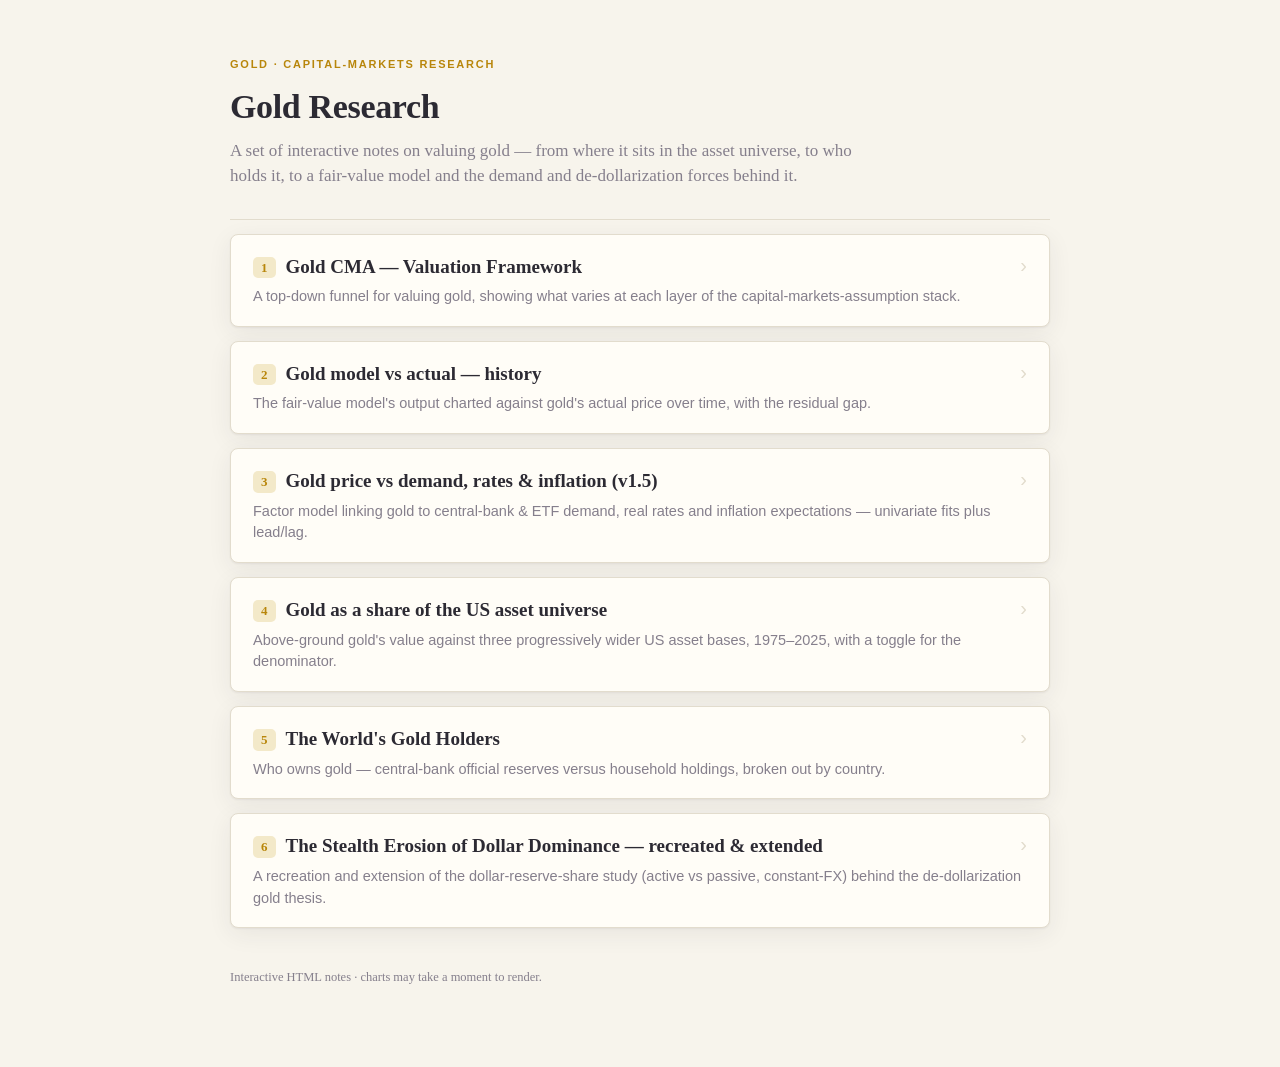
<file: index.html>
<!DOCTYPE html>
<html lang="en">
<head>
<meta charset="utf-8">
<meta name="viewport" content="width=device-width, initial-scale=1">
<title>Gold Research — Index</title>
<style>
  :root{
    --paper:#f7f4ec; --paper2:#fffdf7; --ink:#2c2a33; --muted:#857f8c;
    --gold:#b8860b; --goldsoft:#f3e9c9; --line:#e2dccd;
    --shadow:0 1px 2px rgba(44,42,51,.06),0 6px 24px rgba(44,42,51,.07);
  }
  *{box-sizing:border-box;margin:0;padding:0}
  body{
    font-family:-apple-system,BlinkMacSystemFont,"Segoe UI",sans-serif;
    background:var(--paper); color:var(--ink);
    line-height:1.5; padding:56px 20px 80px;
  }
  .wrap{max-width:820px;margin:0 auto}
  .eyebrow{
    font-family:-apple-system,sans-serif; text-transform:uppercase;
    letter-spacing:.16em; font-size:11px; font-weight:600; color:var(--gold);
    margin-bottom:14px;
  }
  h1{font-family:Georgia,"Times New Roman",serif; font-weight:600; font-size:34px; letter-spacing:-.01em; line-height:1.15}
  .lede{font-family:Georgia,serif; color:var(--muted); font-size:17px; margin-top:12px; max-width:640px}
  .rule{height:1px;background:var(--line);margin:30px 0 8px}
  ul{list-style:none}
  li a{
    display:block; text-decoration:none; color:inherit;
    background:var(--paper2); border:1px solid var(--line); border-radius:8px;
    padding:18px 22px; margin-top:14px; box-shadow:var(--shadow);
    transition:transform .12s ease, box-shadow .12s ease, border-color .12s ease;
  }
  li a:hover{transform:translateY(-2px); border-color:var(--gold);
    box-shadow:0 2px 4px rgba(44,42,51,.08),0 12px 32px rgba(44,42,51,.12)}
  .num{
    display:inline-block; font-family:Georgia,serif; font-size:13px; color:var(--gold);
    background:var(--goldsoft); border-radius:5px; padding:1px 8px; margin-right:10px;
    vertical-align:1px;
  }
  .t{font-family:Georgia,serif; font-size:19px; font-weight:600}
  .d{color:var(--muted); font-size:14.5px; margin-top:5px; padding-left:0}
  .arrow{float:right; color:var(--line); font-size:20px; line-height:1; margin-top:2px}
  li a:hover .arrow{color:var(--gold)}
  footer{margin-top:40px; color:var(--muted); font-size:12.5px; font-family:Georgia,serif}
</style>
</head>
<body>
<div class="wrap">
  <div class="eyebrow">Gold · Capital-Markets Research</div>
  <h1>Gold Research</h1>
  <p class="lede">A set of interactive notes on valuing gold — from where it sits in the asset universe, to who holds it, to a fair-value model and the demand and de-dollarization forces behind it.</p>
  <div class="rule"></div>
  <ul>
    <li><a href="cma_framework.html">
      <span class="arrow">&rsaquo;</span>
      <div class="t"><span class="num">1</span>Gold CMA — Valuation Framework</div>
      <div class="d">A top-down funnel for valuing gold, showing what varies at each layer of the capital-markets-assumption stack.</div>
    </a></li>
    <li><a href="cma_litreview/fv_history.html">
      <span class="arrow">&rsaquo;</span>
      <div class="t"><span class="num">2</span>Gold model vs actual — history</div>
      <div class="d">The fair-value model's output charted against gold's actual price over time, with the residual gap.</div>
    </a></li>
    <li><a href="factor_model/gold_demand_drivers_v1_5.html">
      <span class="arrow">&rsaquo;</span>
      <div class="t"><span class="num">3</span>Gold price vs demand, rates &amp; inflation (v1.5)</div>
      <div class="d">Factor model linking gold to central-bank &amp; ETF demand, real rates and inflation expectations — univariate fits plus lead/lag.</div>
    </a></li>
    <li><a href="asset_share/gold_share.html">
      <span class="arrow">&rsaquo;</span>
      <div class="t"><span class="num">4</span>Gold as a share of the US asset universe</div>
      <div class="d">Above-ground gold's value against three progressively wider US asset bases, 1975–2025, with a toggle for the denominator.</div>
    </a></li>
    <li><a href="holders/holders.html">
      <span class="arrow">&rsaquo;</span>
      <div class="t"><span class="num">5</span>The World's Gold Holders</div>
      <div class="d">Who owns gold — central-bank official reserves versus household holdings, broken out by country.</div>
    </a></li>
    <li><a href="cma_litreview/dedollarization_recreate/recreation.html">
      <span class="arrow">&rsaquo;</span>
      <div class="t"><span class="num">6</span>The Stealth Erosion of Dollar Dominance — recreated &amp; extended</div>
      <div class="d">A recreation and extension of the dollar-reserve-share study (active vs passive, constant-FX) behind the de-dollarization gold thesis.</div>
    </a></li>
  </ul>
  <footer>Interactive HTML notes · charts may take a moment to render.</footer>
</div>
</body>
</html>
</file>
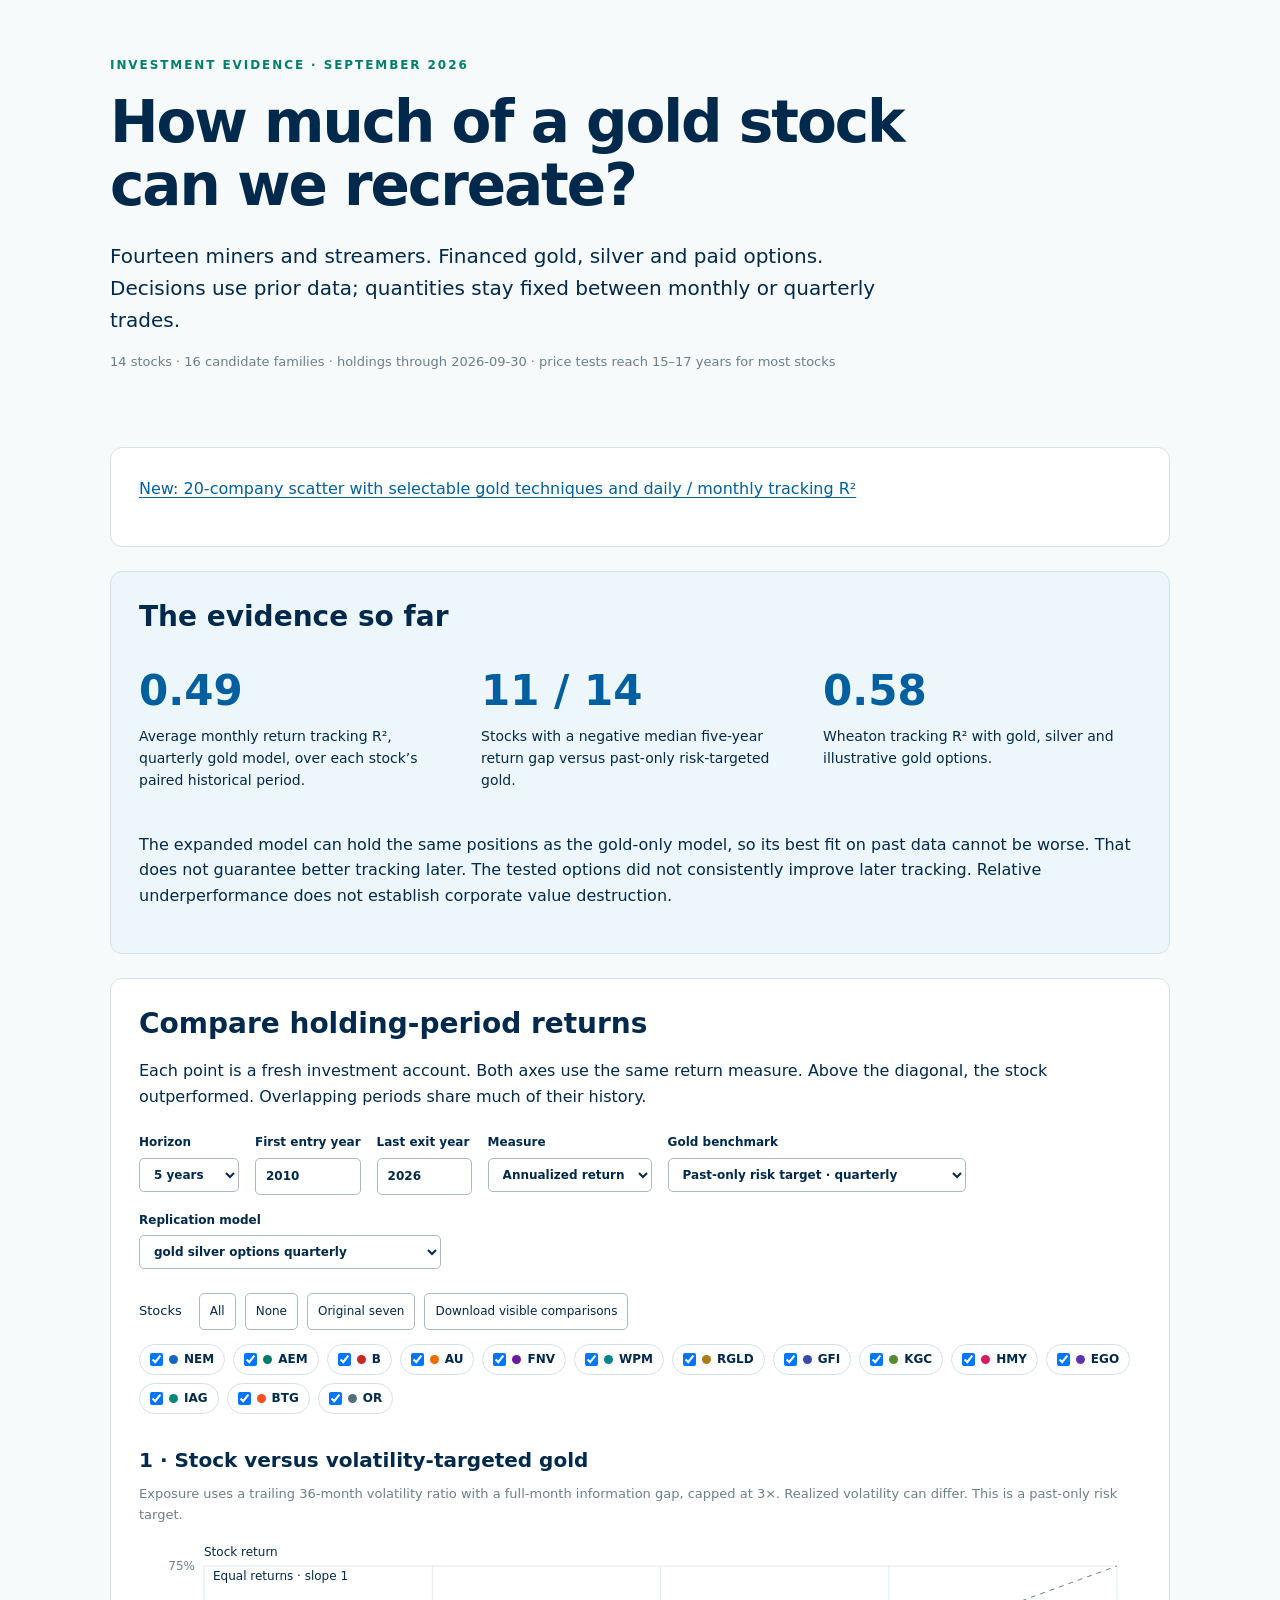
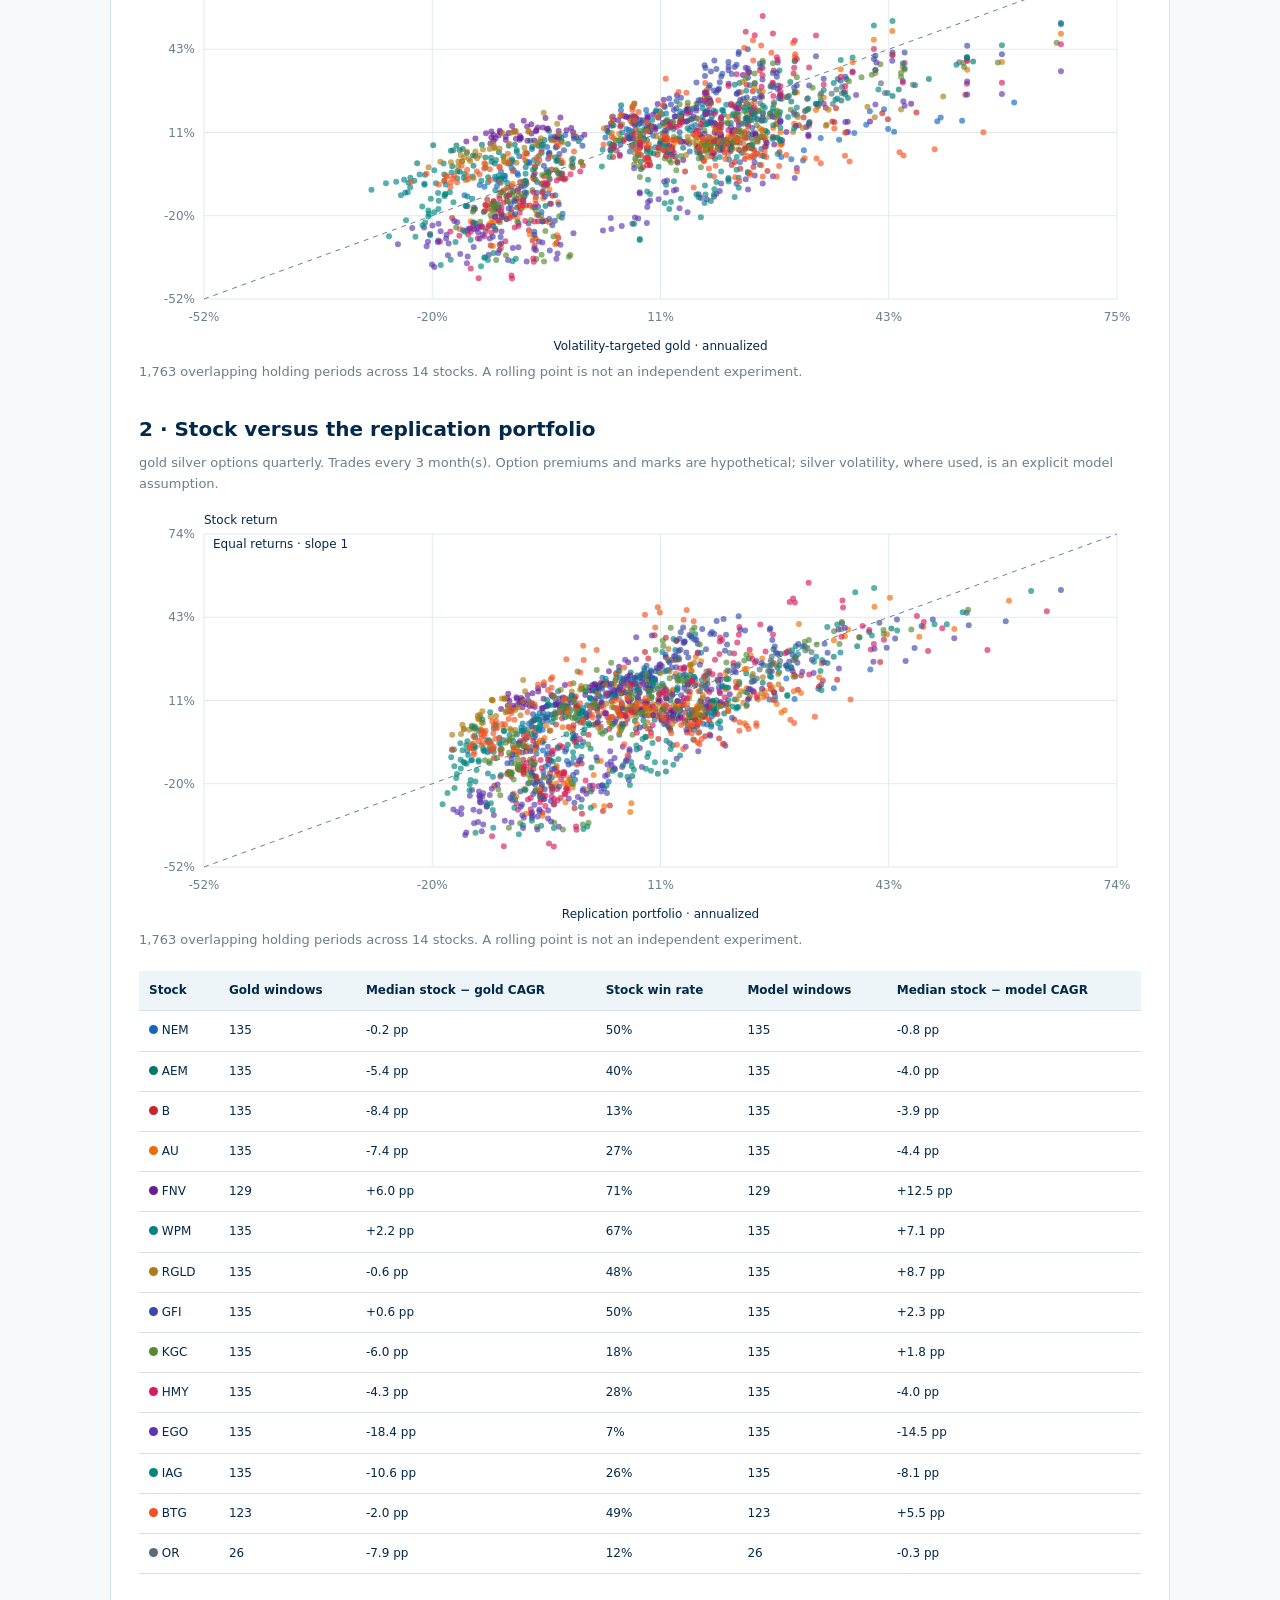
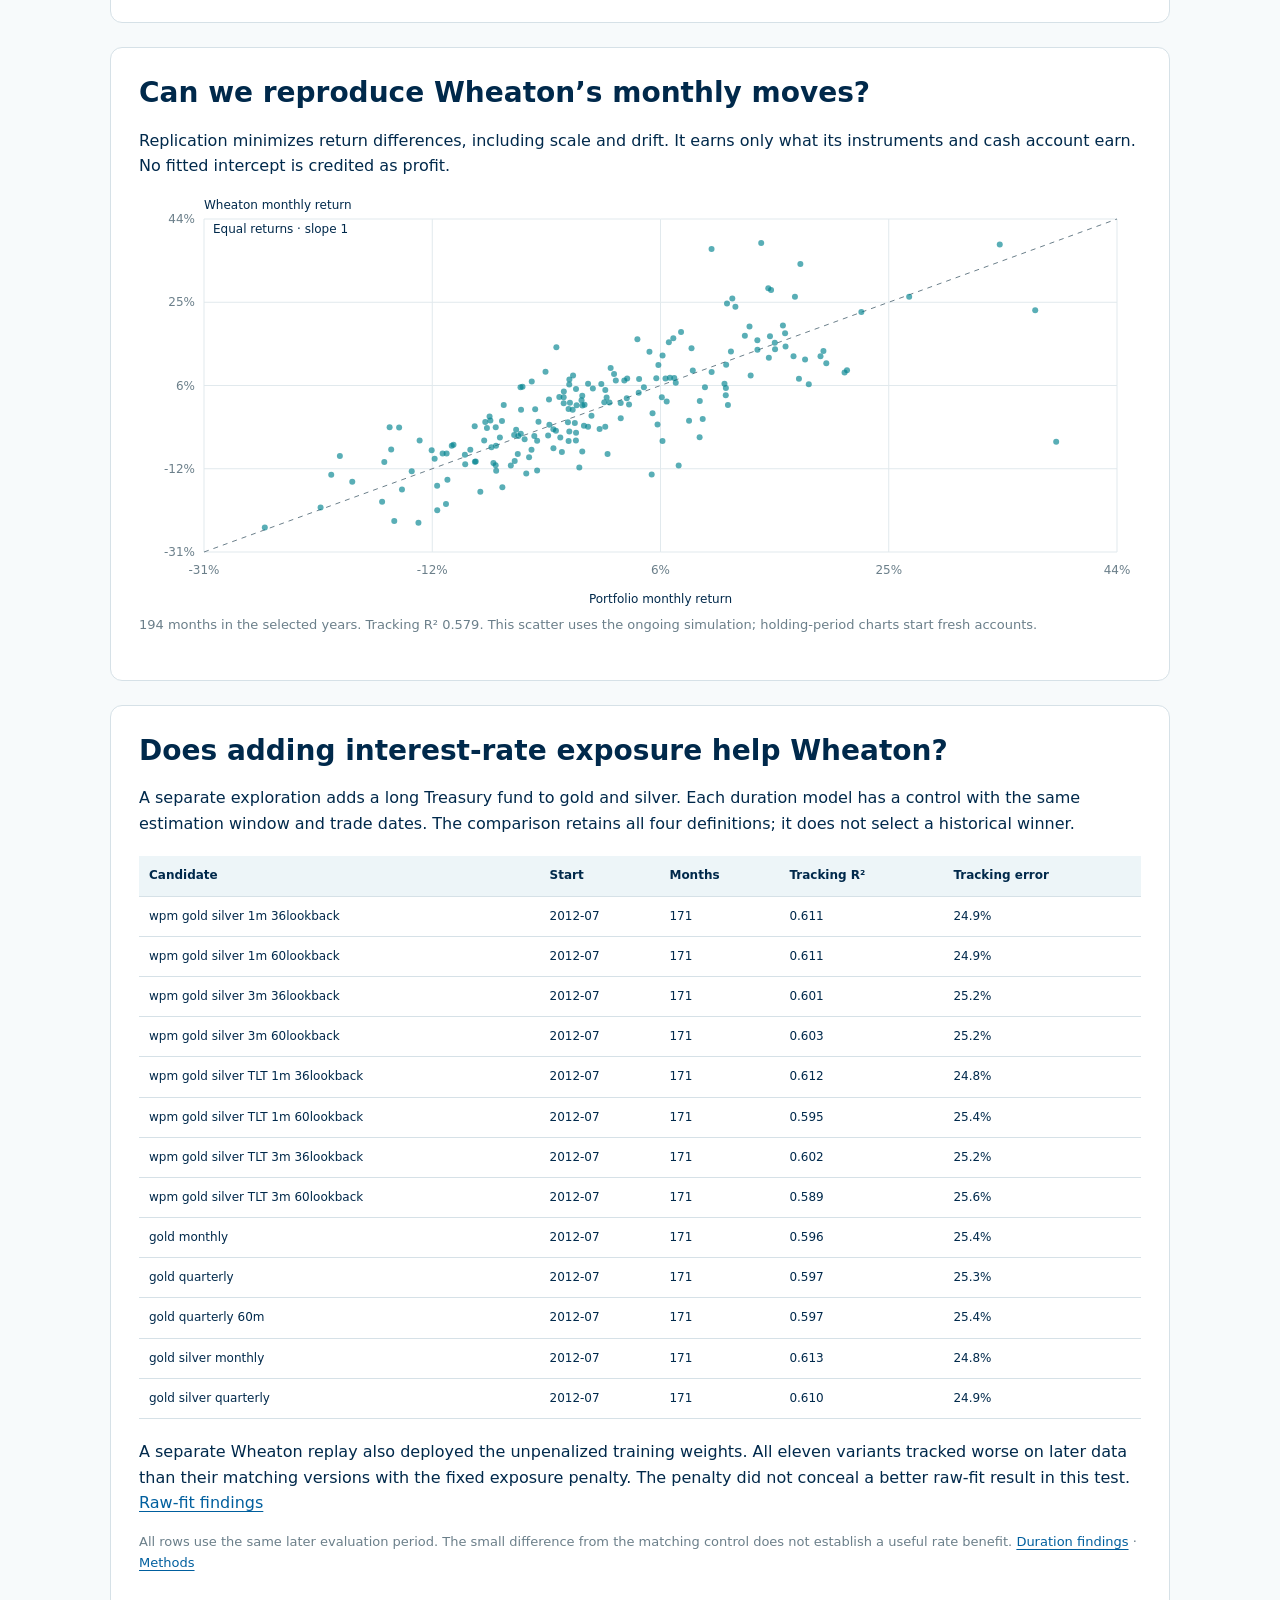
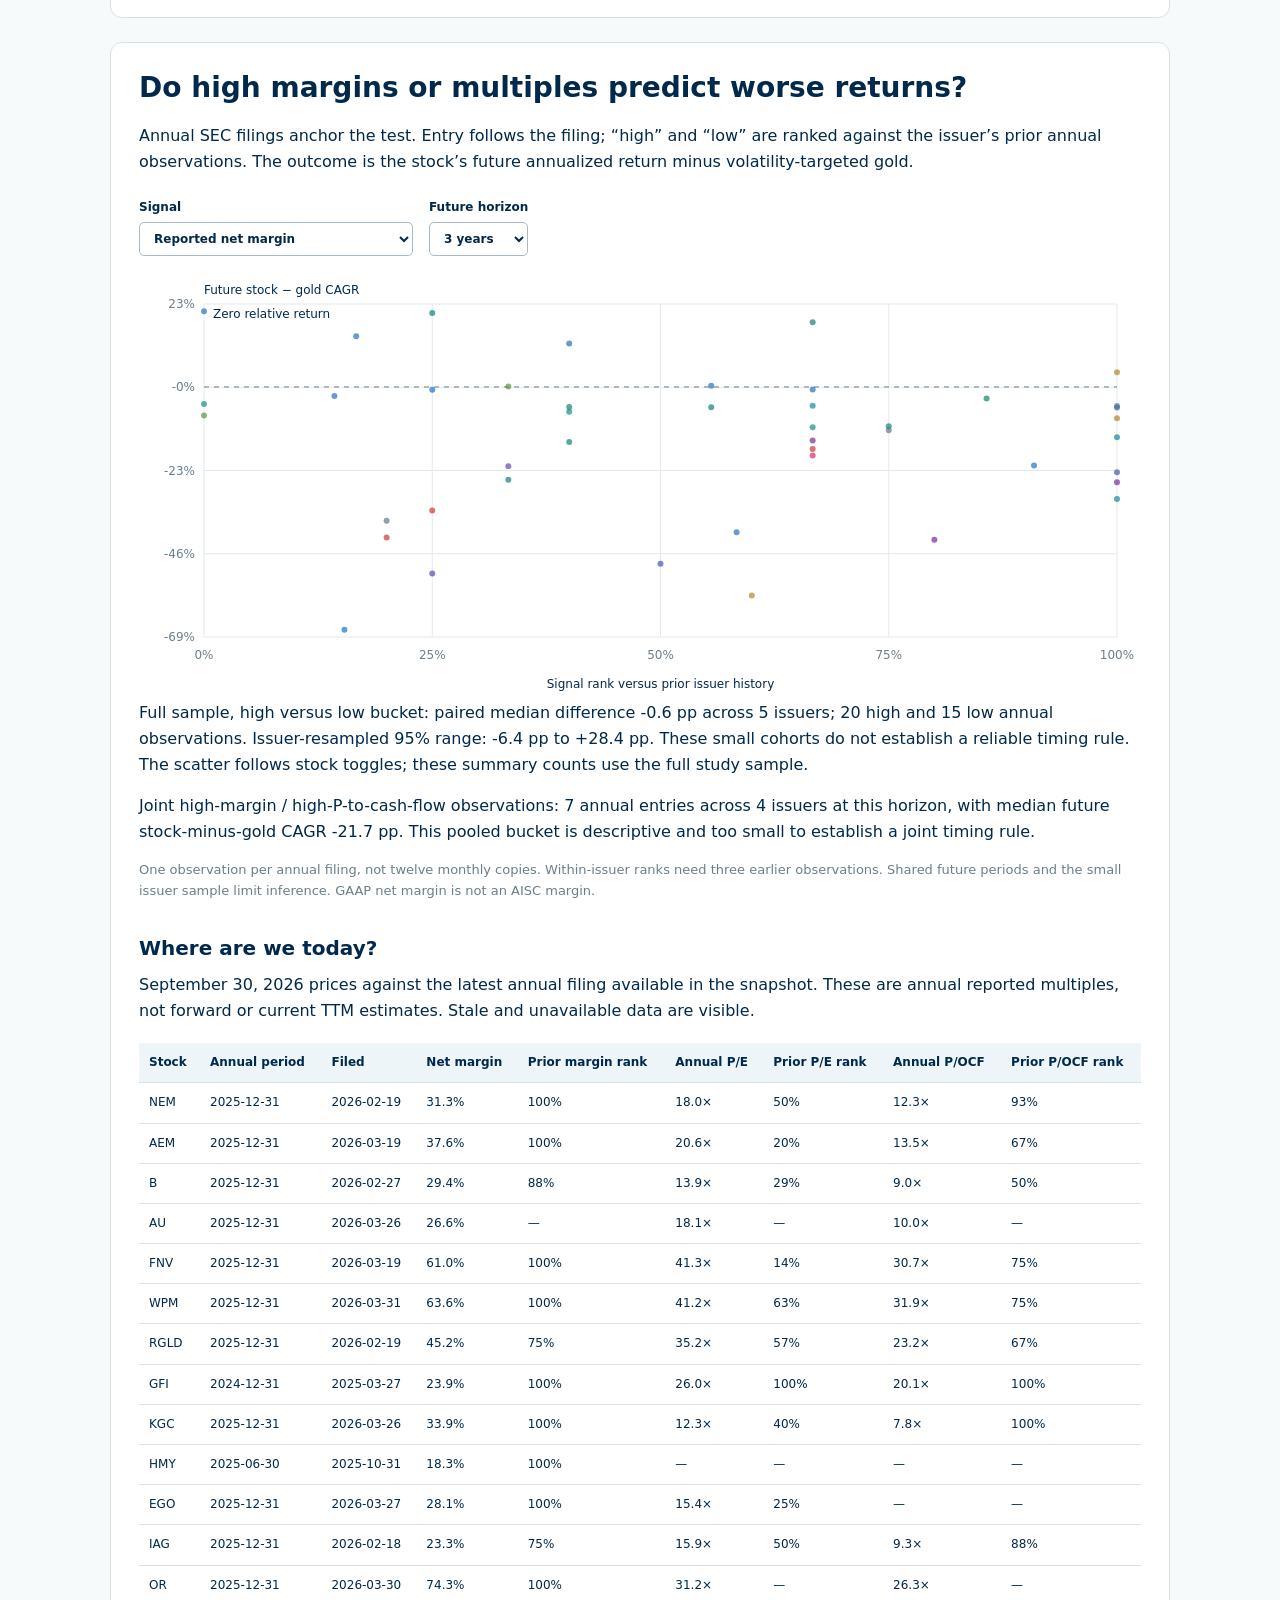
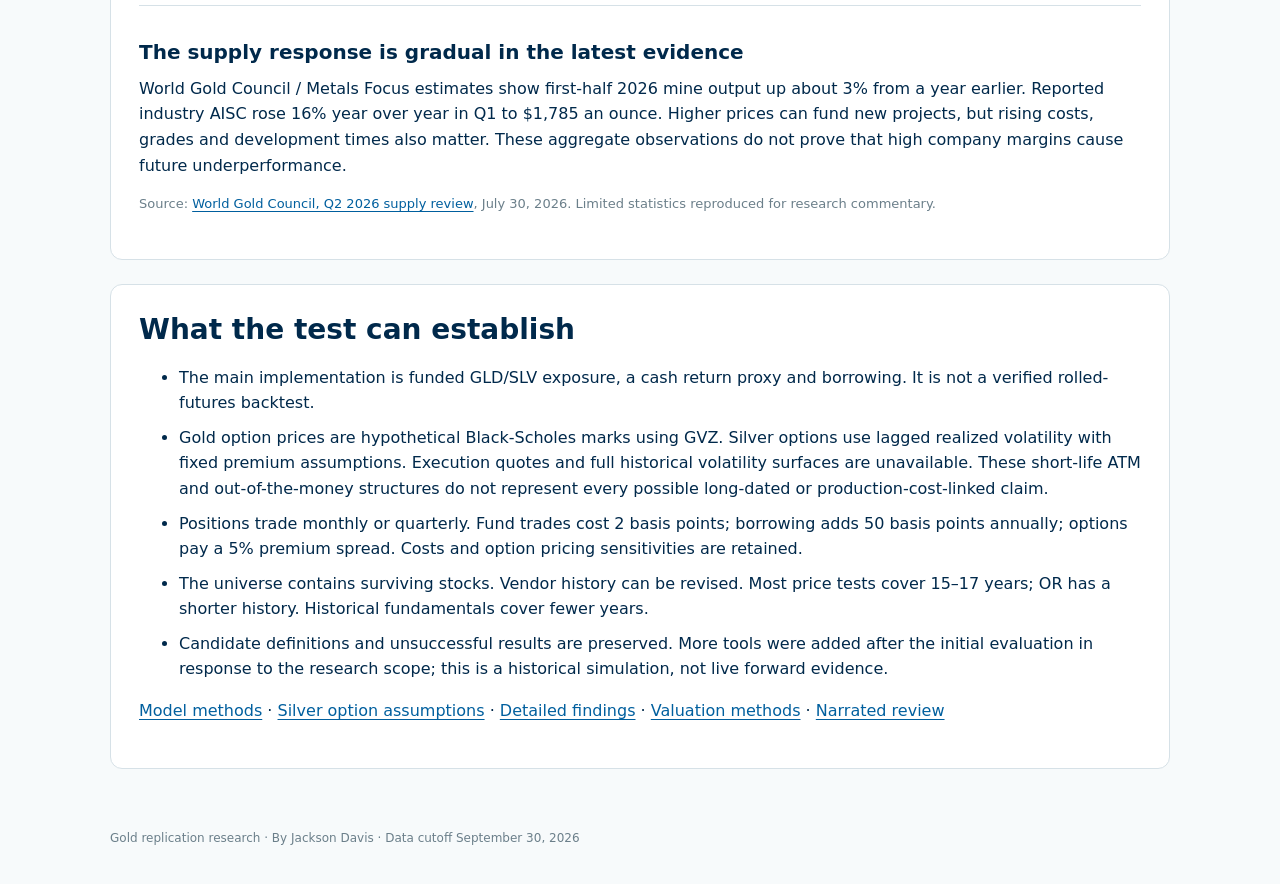
<file: replication-v3/index.html>
<!doctype html><html lang="en"><head><meta charset="utf-8"><meta name="viewport" content="width=device-width,initial-scale=1"><title>Gold replication | Investment evidence</title><link rel="stylesheet" href="style.css"></head><body>
<header><p class="eyebrow">INVESTMENT EVIDENCE · SEPTEMBER 2026</p><h1>How much of a gold stock<br>can we recreate?</h1><p class="lede">Fourteen miners and streamers. Financed gold, silver and paid options. Decisions use prior data; quantities stay fixed between monthly or quarterly trades.</p><p id="status" role="status">Loading the research…</p></header>
<main><section><p><a href="../replication-v4/">New: 20-company scatter with selectable gold techniques and daily / monthly tracking R²</a></p></section><section class="finding"><h2>The evidence so far</h2><div class="cards"><article><strong id="meanfit">—</strong><p>Average monthly return tracking R², quarterly gold model, over each stock’s paired historical period.</p></article><article><strong id="losers">—</strong><p>Stocks with a negative median five-year return gap versus past-only risk-targeted gold.</p></article><article><strong id="wpmfit">—</strong><p>Wheaton tracking R² with gold, silver and illustrative gold options.</p></article></div><p>The expanded model can hold the same positions as the gold-only model, so its best fit on past data cannot be worse. That does not guarantee better tracking later. The tested options did not consistently improve later tracking. Relative underperformance does not establish corporate value destruction.</p></section>
<section><h2>Compare holding-period returns</h2><p>Each point is a fresh investment account. Both axes use the same return measure. Above the diagonal, the stock outperformed. Overlapping periods share much of their history.</p>
<div class="controls"><label>Horizon<select id="horizon"><option value="12">1 year</option><option value="36">3 years</option><option value="60" selected>5 years</option><option value="120">10 years</option></select></label><label>First entry year<input id="start" type="number" min="2009" max="2026" value="2010"></label><label>Last exit year<input id="end" type="number" min="2009" max="2026" value="2026"></label><label>Measure<select id="measure"><option value="cagr">Annualized return</option><option value="total_return">Total return</option></select></label><label>Gold benchmark<select id="risk"><option value="risk_matched_quarterly">Past-only risk target · quarterly</option><option value="risk_matched_monthly">Past-only risk target · monthly</option><option value="expost_vol_diagnostic">Future-volatility matched · diagnostic</option></select></label><label>Replication model<select id="model"></select></label></div>
<div class="stockhead"><span>Stocks</span><button id="all">All</button><button id="none">None</button><button id="original">Original seven</button><button id="download">Download visible comparisons</button></div><div id="stocks" class="stockchips"></div>
<h3>1 · Stock versus volatility-targeted gold</h3><p class="caption" id="risknote">Exposure uses a trailing 36-month volatility ratio with a full-month information gap, capped at 3×. Realized volatility can differ. This is an implementable risk target, not future volatility matching.</p><div class="chart"><canvas id="riskchart" aria-label="Stock returns versus volatility-targeted gold returns"></canvas></div><p id="riskcount" class="caption"></p>
<h3>2 · Stock versus the replication portfolio</h3><p class="caption" id="modelnote"></p><div class="chart"><canvas id="modelchart" aria-label="Stock returns versus model portfolio returns"></canvas></div><p id="modelcount" class="caption"></p><div class="tablewrap"><table id="comparison"></table></div></section>
<section><h2>Can we reproduce Wheaton’s monthly moves?</h2><p>Replication minimizes return differences, including scale and drift. It earns only what its instruments and cash account earn. No fitted intercept is credited as profit.</p><div class="chart"><canvas id="wpmchart" aria-label="Wheaton monthly returns versus portfolio monthly returns"></canvas></div><p id="wpmnote" class="caption"></p></section>
<section><h2>Does adding interest-rate exposure help Wheaton?</h2><p>A separate exploration adds a long Treasury fund to gold and silver. Each duration model has a control with the same estimation window and trade dates. The comparison retains all four definitions; it does not select a historical winner.</p><div class="tablewrap"><table id="duration"></table></div><p>A separate Wheaton replay also deployed the unpenalized training weights. All eleven variants tracked worse on later data than their matching versions with the fixed exposure penalty. The penalty did not conceal a better raw-fit result in this test. <a href="WPM_RAW_RESULTS.md">Raw-fit findings</a></p><p class="caption">All rows use the same later evaluation period. The small difference from the matching control does not establish a useful rate benefit. <a href="WPM_DURATION_RESULTS.md">Duration findings</a> · <a href="WPM_DURATION_METHODS.md">Methods</a></p></section><section><h2>Do high margins or multiples predict worse returns?</h2><p>Annual SEC filings anchor the test. Entry follows the filing; “high” and “low” are ranked against the issuer’s prior annual observations. The outcome is the stock’s future annualized return minus volatility-targeted gold.</p><div class="controls"><label>Signal<select id="signal"><option value="net_margin">Reported net margin</option><option value="pe">Positive annual P/E</option><option value="pcf">Annual price / operating cash flow</option></select></label><label>Future horizon<select id="fhorizon"><option value="12">1 year</option><option value="36" selected>3 years</option><option value="60">5 years</option></select></label></div><div class="chart"><canvas id="fchart" aria-label="Prior valuation rank versus future relative stock return"></canvas></div><p id="fresult"></p><p id="jointresult"></p><p class="caption">One observation per annual filing, not twelve monthly copies. Within-issuer ranks need three earlier observations. Shared future periods and the small issuer sample limit inference. GAAP net margin is not an AISC margin.</p>
<h3>Where are we today?</h3><p>September 30, 2026 prices against the latest annual filing available in the snapshot. These are annual reported multiples, not forward or current TTM estimates. Stale and unavailable data are visible.</p><div class="tablewrap"><table id="current"></table></div>
<h3>The supply response is gradual in the latest evidence</h3><p>World Gold Council / Metals Focus estimates show first-half 2026 mine output up about 3% from a year earlier. Reported industry AISC rose 16% year over year in Q1 to $1,785 an ounce. Higher prices can fund new projects, but rising costs, grades and development times also matter. These aggregate observations do not prove that high company margins cause future underperformance.</p><p class="caption">Source: <a href="https://www.gold.org/goldhub/research/gold-demand-trends/gold-demand-trends-q2-2026/supply">World Gold Council, Q2 2026 supply review</a>, July 30, 2026. Limited statistics reproduced for research commentary.</p></section>
<section><h2>What the test can establish</h2><ul><li>The main implementation is funded GLD/SLV exposure, a cash return proxy and borrowing. It is not a verified rolled-futures backtest.</li><li>Gold option prices are hypothetical Black-Scholes marks using GVZ. Silver options use lagged realized volatility with fixed premium assumptions. Execution quotes and full historical volatility surfaces are unavailable. These short-life ATM and out-of-the-money structures do not represent every possible long-dated or production-cost-linked claim.</li><li>Positions trade monthly or quarterly. Fund trades cost 2 basis points; borrowing adds 50 basis points annually; options pay a 5% premium spread. Costs and option pricing sensitivities are retained.</li><li>The universe contains surviving stocks. Vendor history can be revised. Most price tests cover 15–17 years; OR has a shorter history. Historical fundamentals cover fewer years.</li><li>Candidate definitions and unsuccessful results are preserved. More tools were added after the initial evaluation in response to the research scope; this is a historical simulation, not live forward evidence.</li></ul><p><a href="METHODS.md">Model methods</a> · <a href="SILVER_METHODS.md">Silver option assumptions</a> · <a href="RESULTS.md">Detailed findings</a> · <a href="FUNDAMENTALS.md">Valuation methods</a> · <a href="Gold-replication-review.mp4">Narrated review</a></p></section></main><footer>Gold replication research · By Jackson Davis · Data cutoff September 30, 2026</footer><div id="tooltip" role="tooltip"></div><script src="app.js"></script></body></html>
</file>
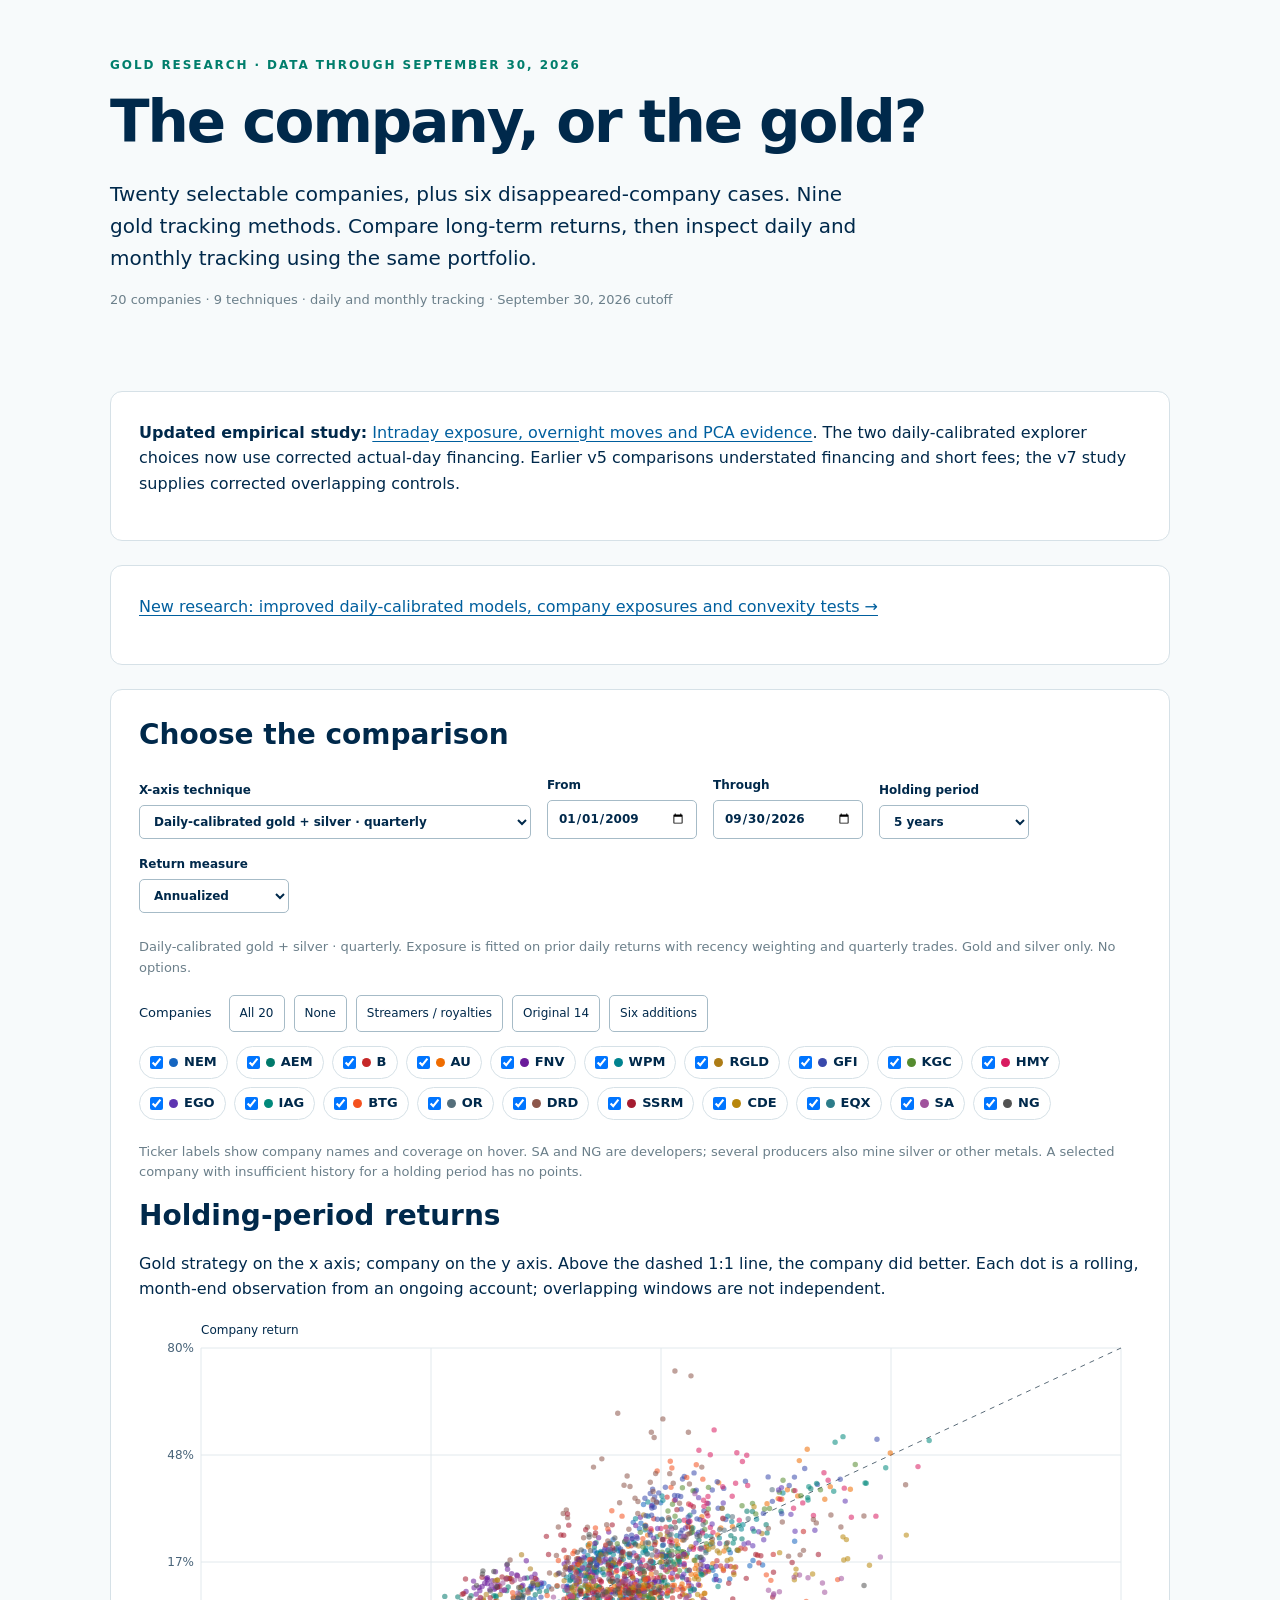
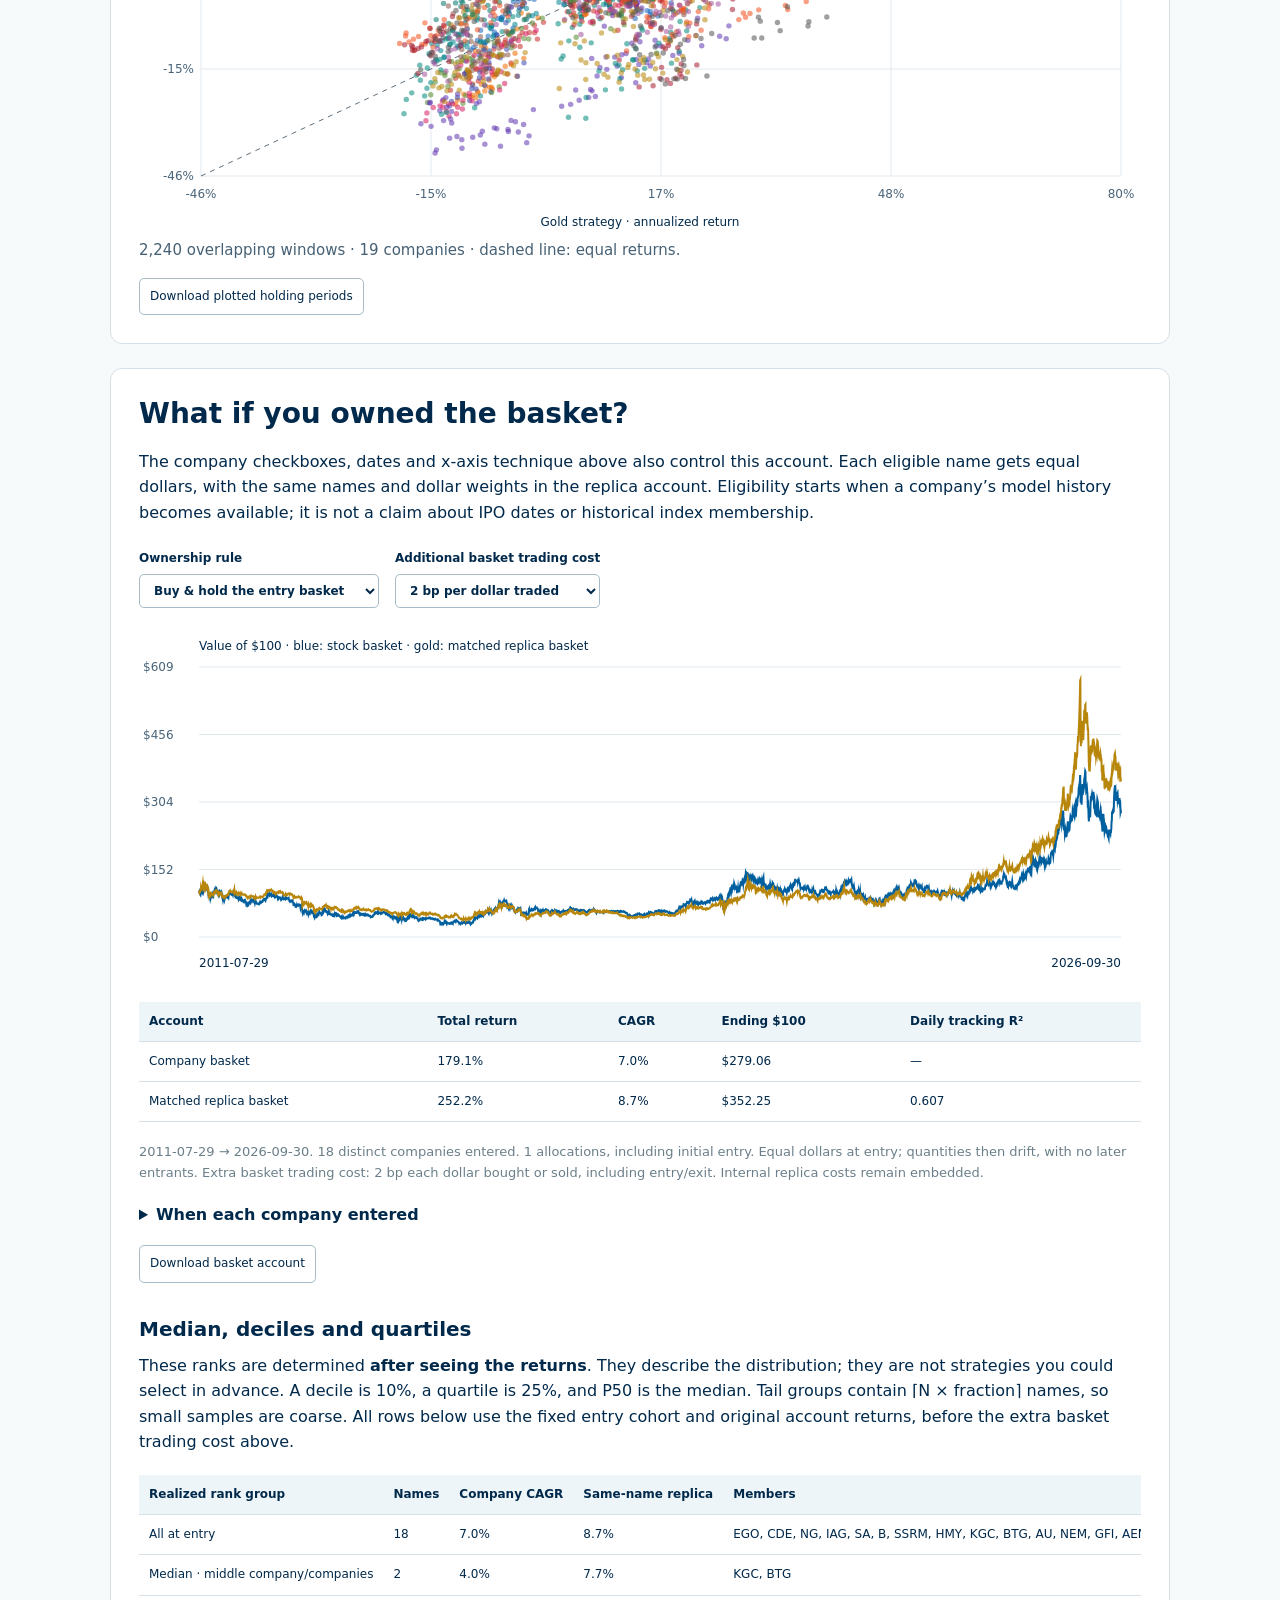
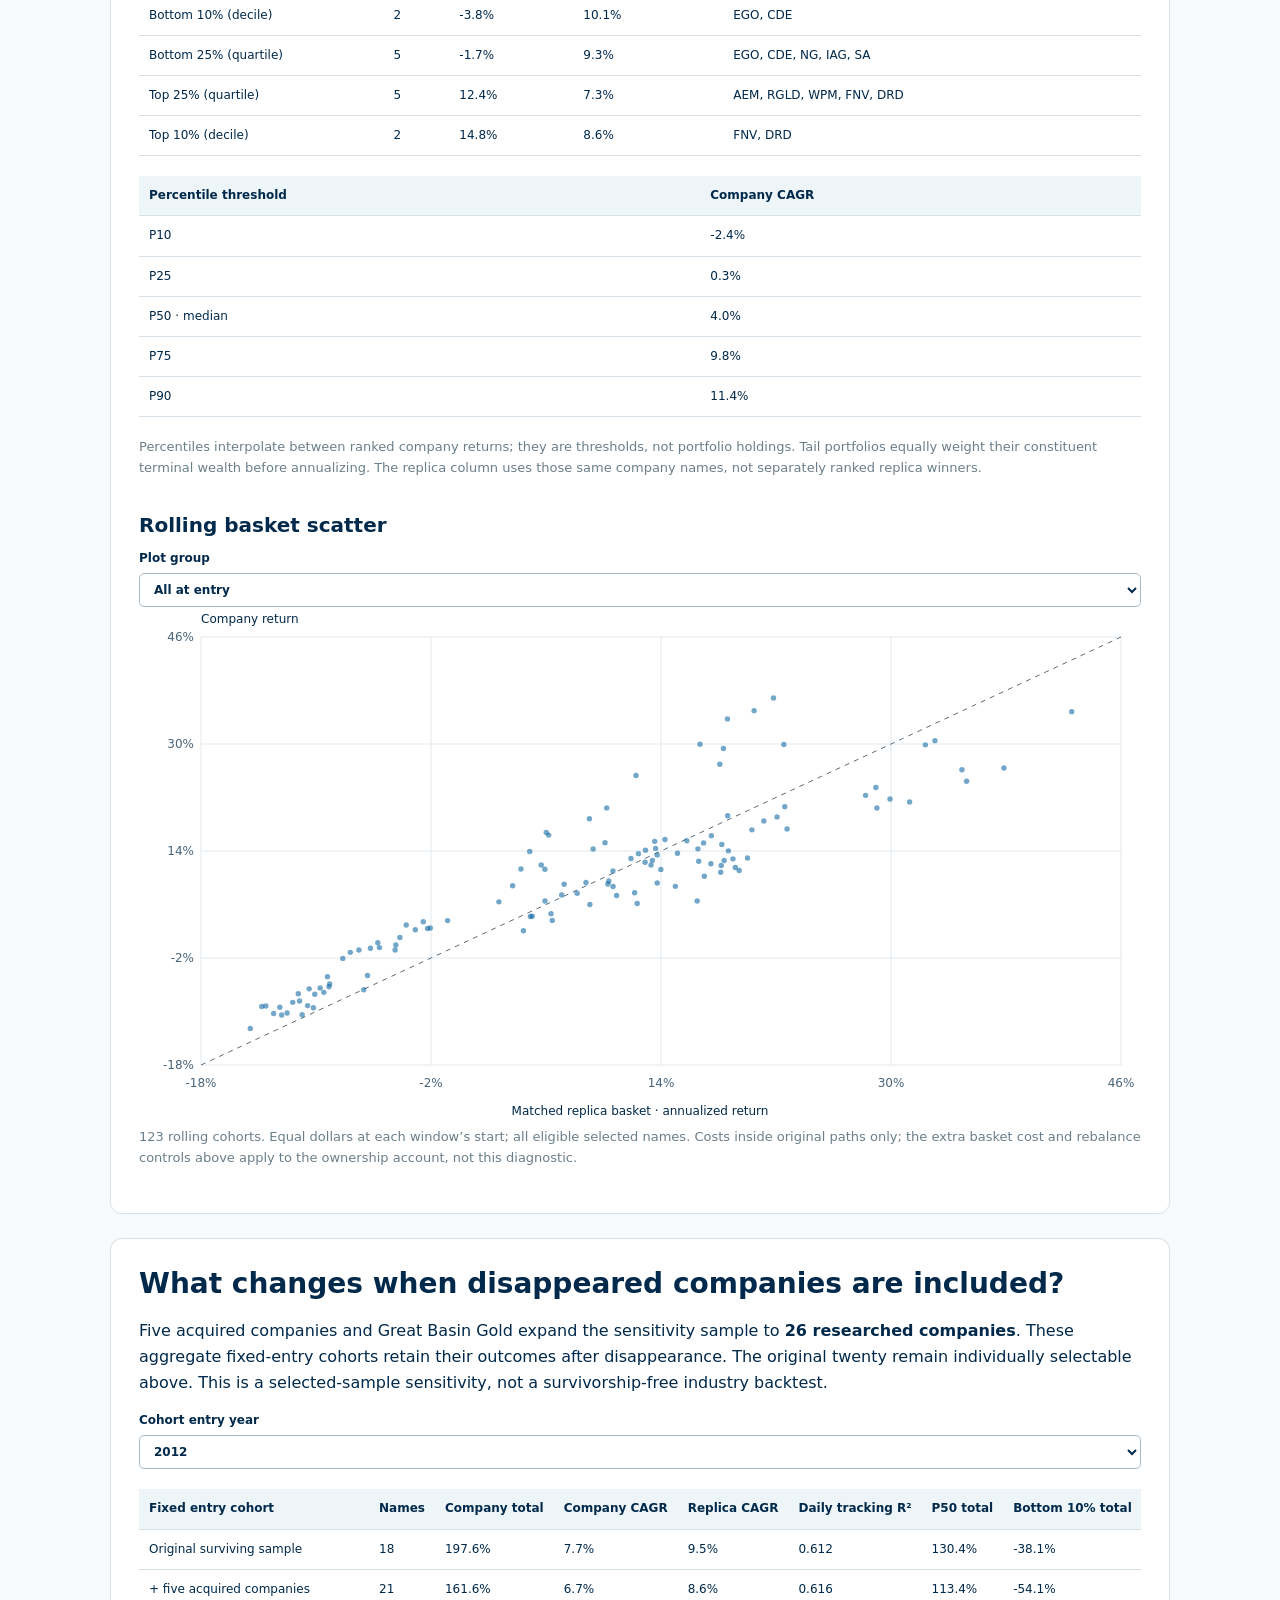
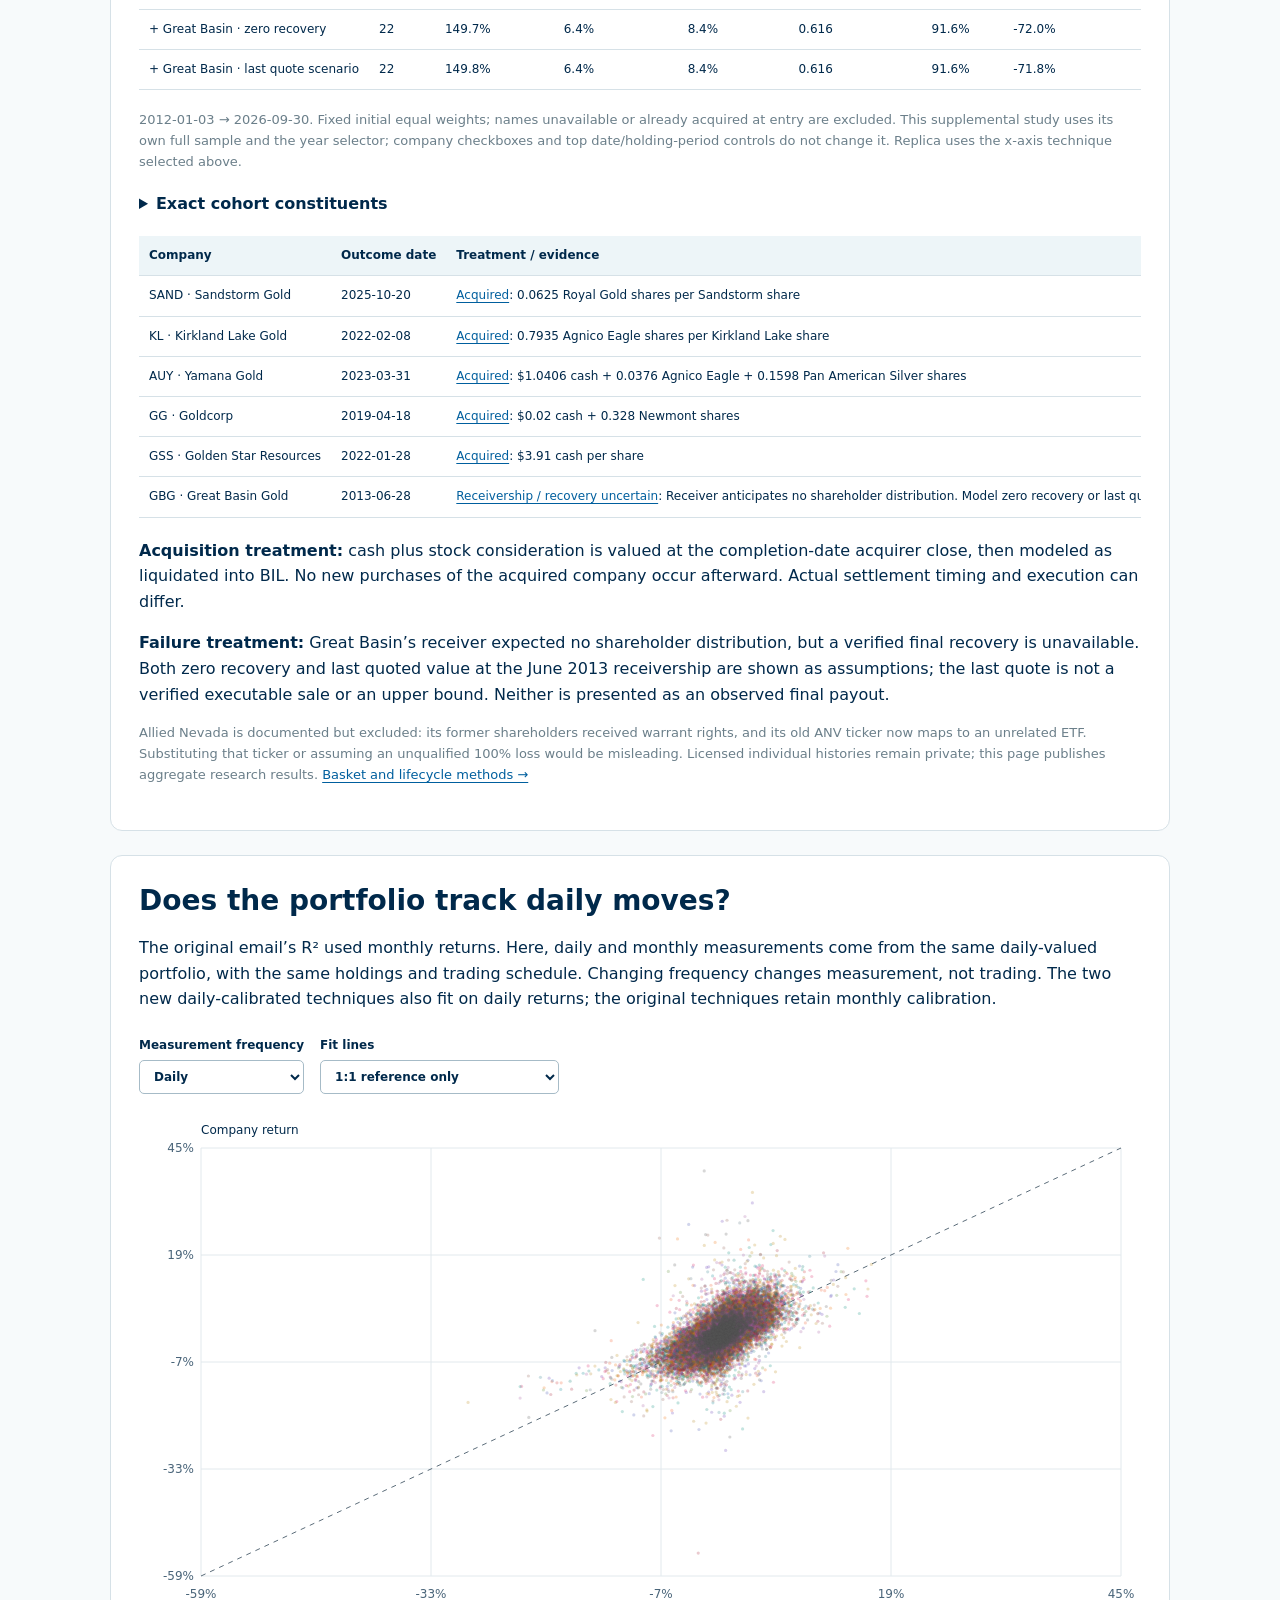
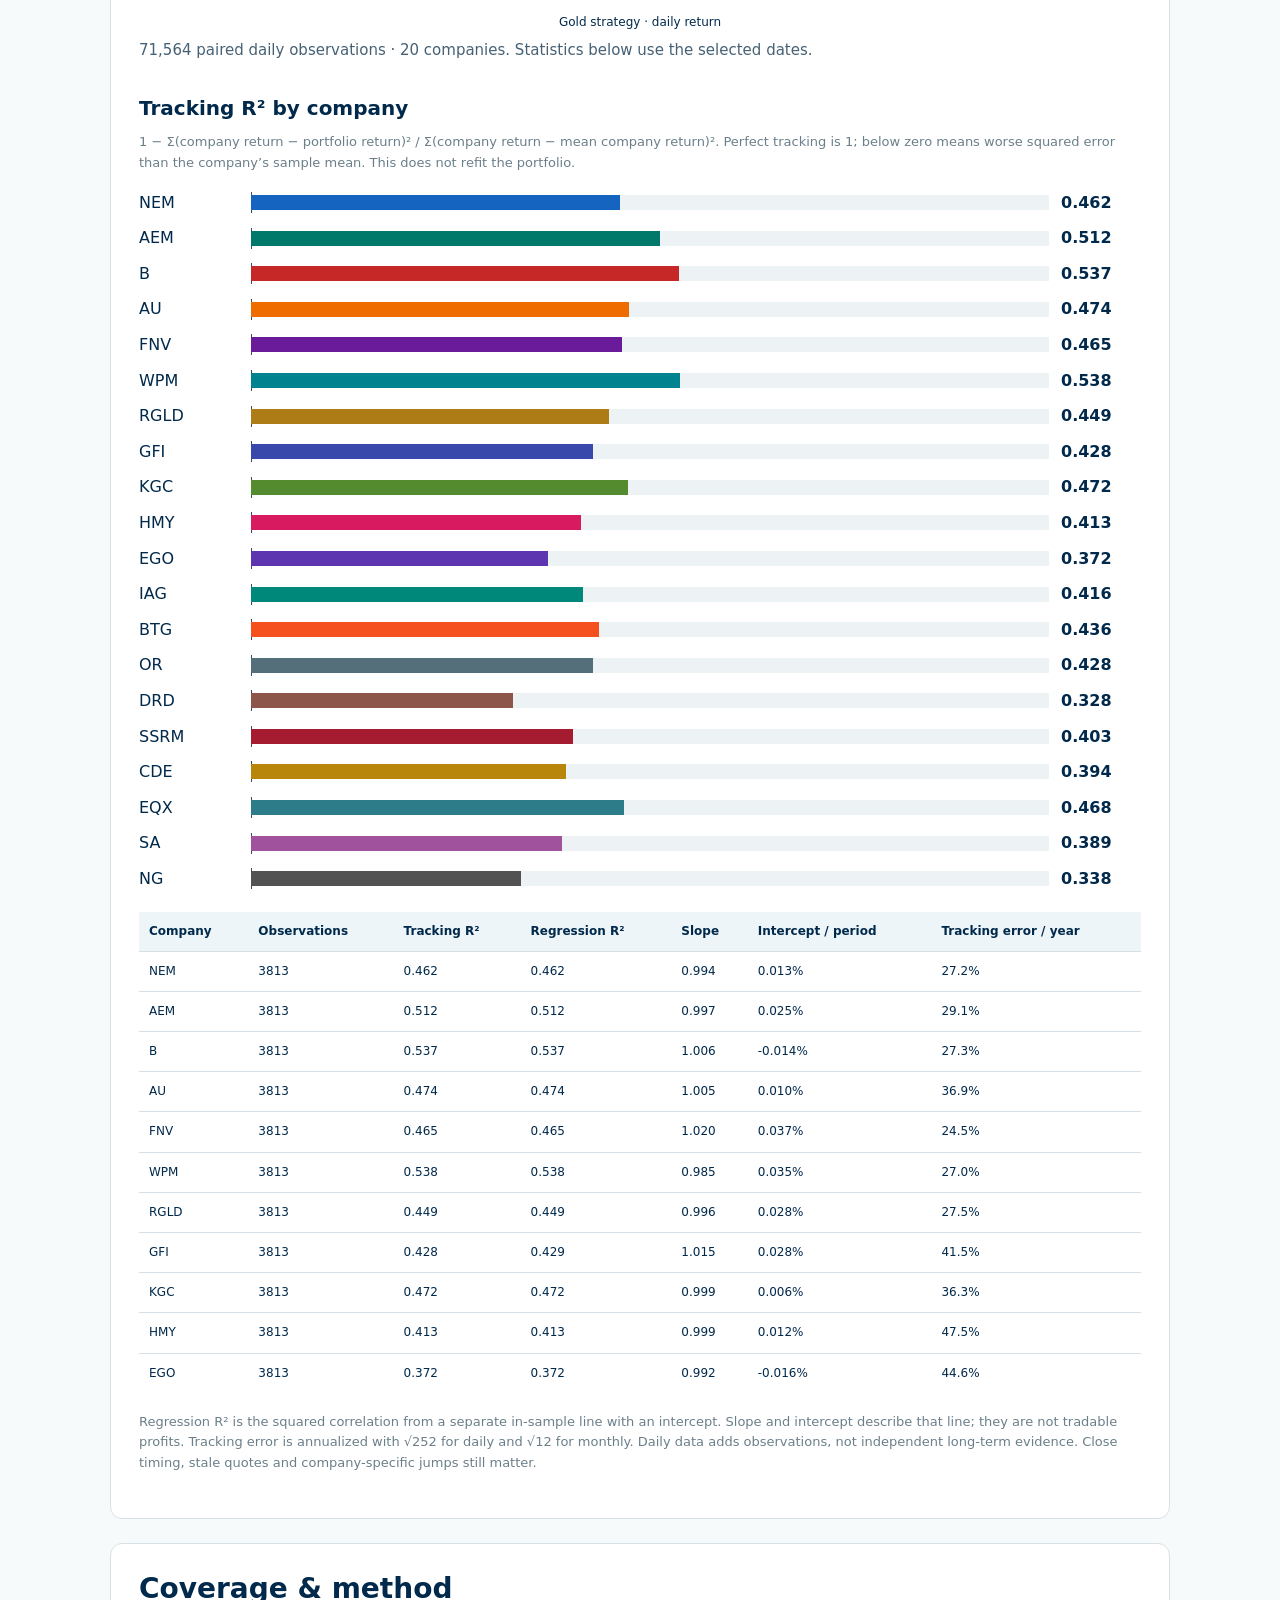
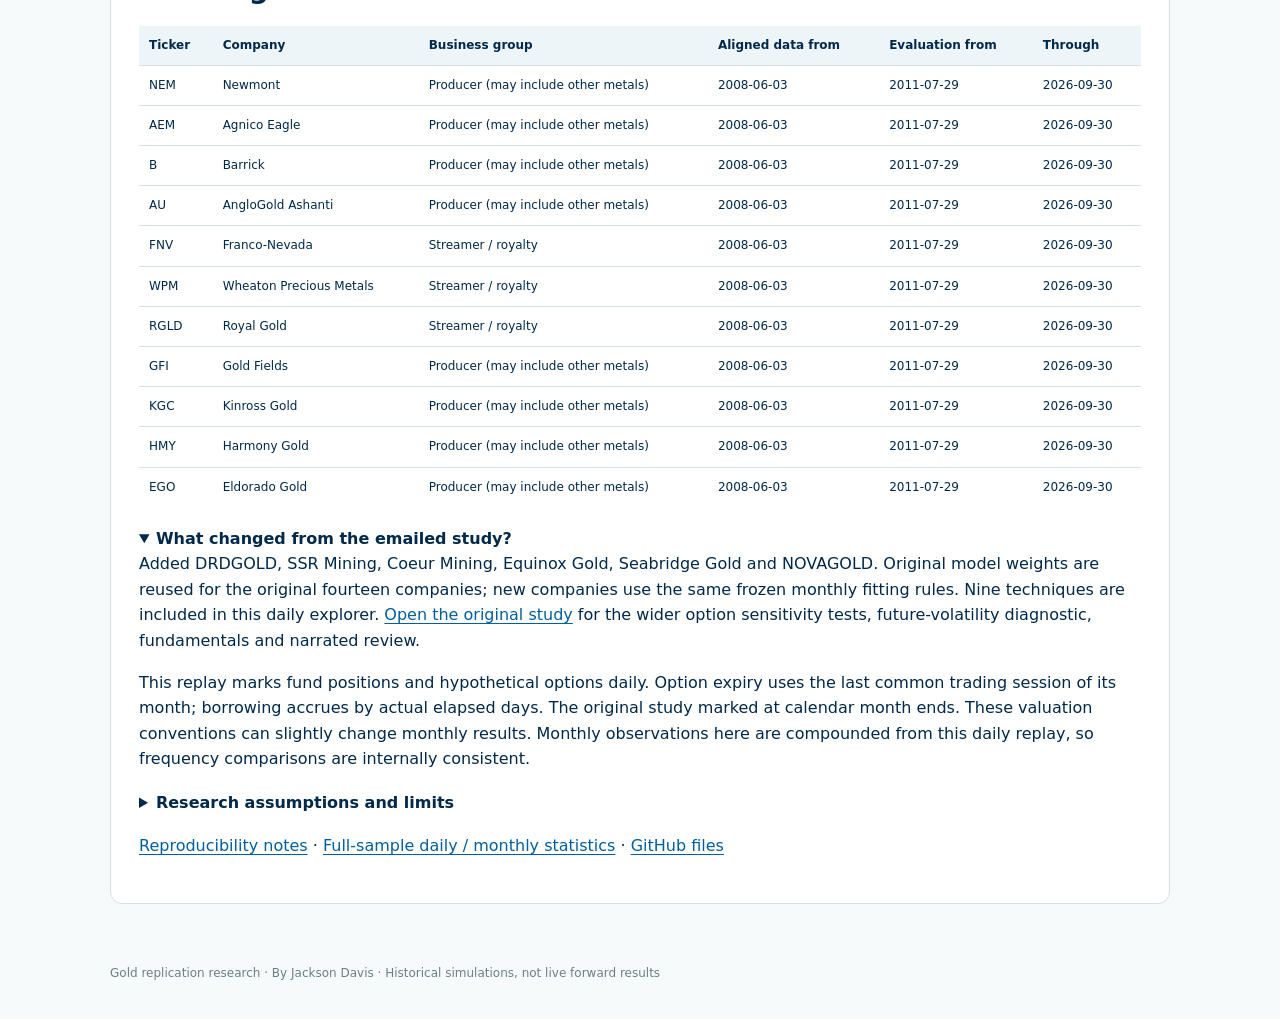
<file: replication-v4/index.html>
<!doctype html><html lang="en"><head><meta charset="utf-8"><meta name="viewport" content="width=device-width,initial-scale=1"><title>Gold & company returns | Interactive research</title><link rel="stylesheet" href="style.css"><style>header{padding-bottom:28px}.chart{height:520px}select{max-width:100%}.controls>label{min-width:150px}.stockchips label{font-size:13px}.metricrow{display:grid;grid-template-columns:100px 1fr 80px;align-items:center;gap:12px;margin:10px 0}.track{height:15px;background:#edf2f5;position:relative}.bar{height:100%;position:absolute}.zero{position:absolute;top:-3px;height:21px;width:1px;background:#354d62}.tablewrap{max-height:480px}#tooltip{pointer-events:none}.statline{font-size:15px;color:#466175}.controls{align-items:end}.controls input{max-width:170px}button{cursor:pointer}details{margin:18px 0}summary{cursor:pointer;font-weight:600}a{color:#005f9e}@media(max-width:600px){.chart{height:420px}.metricrow{grid-template-columns:65px 1fr 65px}.controls{display:grid;grid-template-columns:1fr}.controls>label{min-width:0}}</style></head><body>
<header><p class="eyebrow">GOLD RESEARCH · DATA THROUGH SEPTEMBER 30, 2026</p><h1>The company, or the gold?</h1><p class="lede">Twenty selectable companies, plus six disappeared-company cases. Nine gold tracking methods. Compare long-term returns, then inspect daily and monthly tracking using the same portfolio.</p><p id="status" role="status">Loading derived research data…</p></header><main><section><p><strong>Updated empirical study:</strong> <a href="../replication-v7/">Intraday exposure, overnight moves and PCA evidence</a>. The two daily-calibrated explorer choices now use corrected actual-day financing. Earlier v5 comparisons understated financing and short fees; the v7 study supplies corrected overlapping controls.</p></section><section><p><a href="../replication-v5/">New research: improved daily-calibrated models, company exposures and convexity tests →</a></p></section>
<section><h2>Choose the comparison</h2><div class="controls"><label>X-axis technique<select id="model"></select></label><label>From<input type="date" id="start" value="2009-01-01" min="2009-01-01" max="2026-09-30"></label><label>Through<input type="date" id="end" value="2026-09-30" min="2009-01-01" max="2026-09-30"></label><label>Holding period<select id="horizon"><option value="1">1 month</option><option value="12">1 year</option><option value="36">3 years</option><option value="60" selected>5 years</option><option value="120">10 years</option></select></label><label>Return measure<select id="measure"><option value="cagr">Annualized</option><option value="total">Total</option></select></label></div><p id="modelnote" class="caption"></p>
<div class="stockhead"><span>Companies</span><button id="all">All 20</button><button id="none">None</button><button id="streamers">Streamers / royalties</button><button id="original">Original 14</button><button id="added">Six additions</button></div><div id="stocks" class="stockchips"></div><p class="caption">Ticker labels show company names and coverage on hover. SA and NG are developers; several producers also mine silver or other metals. A selected company with insufficient history for a holding period has no points.</p>
<h2>Holding-period returns</h2><p>Gold strategy on the x axis; company on the y axis. Above the dashed 1:1 line, the company did better. Each dot is a rolling, month-end observation from an ongoing account; overlapping windows are not independent.</p><div class="chart"><canvas id="holding" aria-label="Company versus selected gold technique holding-period returns"></canvas></div><p id="holdingcount" class="statline"></p><button id="download">Download plotted holding periods</button></section>
<section id="baskets"><h2>What if you owned the basket?</h2><p>The company checkboxes, dates and x-axis technique above also control this account. Each eligible name gets equal dollars, with the same names and dollar weights in the replica account. Eligibility starts when a company’s model history becomes available; it is not a claim about IPO dates or historical index membership.</p><div class="controls"><label>Ownership rule<select id="rebalance"><option value="hold">Buy &amp; hold the entry basket</option><option value="monthly">Monthly equal-weight basket</option></select></label><label>Additional basket trading cost<select id="basketcost"><option value="0">0 bp</option><option value="2" selected>2 bp per dollar traded</option><option value="10">10 bp per dollar traded</option></select></label></div><div class="chart" style="height:350px"><canvas id="basketwealth" aria-label="Selected company and matched replica basket wealth"></canvas></div><div class="tablewrap"><table id="basketstats"></table></div><p id="basketnote" class="caption"></p><details><summary>When each company entered</summary><p id="basketmembers"></p></details><button id="downloadbasket">Download basket account</button>
<h3>Median, deciles and quartiles</h3><p>These ranks are determined <strong>after seeing the returns</strong>. They describe the distribution; they are not strategies you could select in advance. A decile is 10%, a quartile is 25%, and P50 is the median. Tail groups contain ⌈N × fraction⌉ names, so small samples are coarse. All rows below use the fixed entry cohort and original account returns, before the extra basket trading cost above.</p><div class="tablewrap"><table id="distribution"></table></div><div class="tablewrap"><table id="percentiles"></table></div><p class="caption">Percentiles interpolate between ranked company returns; they are thresholds, not portfolio holdings. Tail portfolios equally weight their constituent terminal wealth before annualizing. The replica column uses those same company names, not separately ranked replica winners.</p>
<h3>Rolling basket scatter</h3><label>Plot group <select id="rankgroup"><option value="all">All at entry</option><option value="median">Median · hindsight</option><option value="bottom10">Bottom 10% · hindsight</option><option value="bottom25">Bottom quartile · hindsight</option><option value="top25">Top quartile · hindsight</option><option value="top10">Top 10% · hindsight</option></select></label><div class="chart"><canvas id="basketscatter" aria-label="Rolling basket versus matched replica returns"></canvas></div><p id="basketscattercount" class="caption"></p></section>
<section id="lifecycle"><h2>What changes when disappeared companies are included?</h2><p>Five acquired companies and Great Basin Gold expand the sensitivity sample to <strong>26 researched companies</strong>. These aggregate fixed-entry cohorts retain their outcomes after disappearance. The original twenty remain individually selectable above. This is a selected-sample sensitivity, not a survivorship-free industry backtest.</p><label>Cohort entry year <select id="cohortyear"></select></label><div class="tablewrap"><table id="lifecyclecohorts"></table></div><p id="lifecyclenote" class="caption">Loading lifecycle study…</p><details><summary>Exact cohort constituents</summary><pre id="lifemembers" style="white-space:pre-wrap"></pre></details><div class="tablewrap"><table id="lifecyclecompanies"></table></div><p><strong>Acquisition treatment:</strong> cash plus stock consideration is valued at the completion-date acquirer close, then modeled as liquidated into BIL. No new purchases of the acquired company occur afterward. Actual settlement timing and execution can differ.</p><p><strong>Failure treatment:</strong> Great Basin’s receiver expected no shareholder distribution, but a verified final recovery is unavailable. Both zero recovery and last quoted value at the June 2013 receivership are shown as assumptions; the last quote is not a verified executable sale or an upper bound. Neither is presented as an observed final payout.</p><p class="caption">Allied Nevada is documented but excluded: its former shareholders received warrant rights, and its old ANV ticker now maps to an unrelated ETF. Substituting that ticker or assuming an unqualified 100% loss would be misleading. Licensed individual histories remain private; this page publishes aggregate research results. <a href="BASKETS.md">Basket and lifecycle methods →</a></p></section><section><h2>Does the portfolio track daily moves?</h2><p>The original email’s R² used monthly returns. Here, daily and monthly measurements come from the same daily-valued portfolio, with the same holdings and trading schedule. Changing frequency changes measurement, not trading. The two new daily-calibrated techniques also fit on daily returns; the original techniques retain monthly calibration.</p><div class="controls"><label>Measurement frequency<select id="frequency"><option value="daily" selected>Daily</option><option value="monthly">Monthly</option></select></label><label>Fit lines<select id="fits"><option value="off">1:1 reference only</option><option value="on">Add per-company fitted lines</option></select></label></div><div class="chart"><canvas id="tracking" aria-label="Daily or monthly company versus portfolio returns"></canvas></div><p id="trackingcount" class="statline"></p>
<h3>Tracking R² by company</h3><p class="caption">1 − Σ(company return − portfolio return)² / Σ(company return − mean company return)². Perfect tracking is 1; below zero means worse squared error than the company’s sample mean. This does not refit the portfolio.</p><div id="bars"></div><div class="tablewrap"><table id="stats"></table></div><p class="caption">Regression R² is the squared correlation from a separate in-sample line with an intercept. Slope and intercept describe that line; they are not tradable profits. Tracking error is annualized with √252 for daily and √12 for monthly. Daily data adds observations, not independent long-term evidence. Close timing, stale quotes and company-specific jumps still matter.</p></section>
<section><h2>Coverage & method</h2><div class="tablewrap"><table id="coverage"></table></div><details open><summary>What changed from the emailed study?</summary><p>Added DRDGOLD, SSR Mining, Coeur Mining, Equinox Gold, Seabridge Gold and NOVAGOLD. Original model weights are reused for the original fourteen companies; new companies use the same frozen monthly fitting rules. Nine techniques are included in this daily explorer. <a href="../replication-v3/">Open the original study</a> for the wider option sensitivity tests, future-volatility diagnostic, fundamentals and narrated review.</p><p>This replay marks fund positions and hypothetical options daily. Option expiry uses the last common trading session of its month; borrowing accrues by actual elapsed days. The original study marked at calendar month ends. These valuation conventions can slightly change monthly results. Monthly observations here are compounded from this daily replay, so frequency comparisons are internally consistent.</p></details><details><summary>Research assumptions and limits</summary><ul><li>GLD and SLV adjusted-close exposure plus BIL cash are funded bullion proxies, not a validated rolled-futures implementation. USD listings and vendor dividend/split adjustments are used.</li><li>Fitted exposures use trailing 24 monthly returns (risk targeting: 36), ending a full month before entry. Gold exposure is capped at 3×. Silver and paid gold options use the prior study’s fixed constraints and penalty. No peer-company return enters the portfolio.</li><li>Quantities remain fixed between monthly or calendar-quarter trades. Fund trades cost 2 basis points; borrowing adds 50 basis points per year. Illustrative options pay a 5% premium spread and use Black-Scholes/GVZ marks, not observed execution prices.</li><li>Revised vendor histories and a selected surviving universe can bias results. The companies’ business mix changes over time. No pre-listing histories are fabricated.</li><li>Long-horizon returns are ratios of the ongoing portfolio’s NAV, with costs already reflected. They do not reset a fresh account at each point. Selected dates restrict observations, not training history.</li><li>Daily observations require aligned stock/fund quotes. Only GVZ is forward-filled. Missing-session gaps, if present, are omitted from daily statistics; monthly observations still represent full month-end changes.</li></ul></details><p><a href="METHODS.md">Reproducibility notes</a> · <a href="summary.json">Full-sample daily / monthly statistics</a> · <a href="https://github.com/jhdavis789/gold-research/tree/main/replication-v4">GitHub files</a></p></section></main><footer>Gold replication research · By Jackson Davis · Historical simulations, not live forward results</footer><div id="tooltip" role="tooltip"></div><script src="app.js"></script><script src="baskets.js"></script></body></html>
</file>
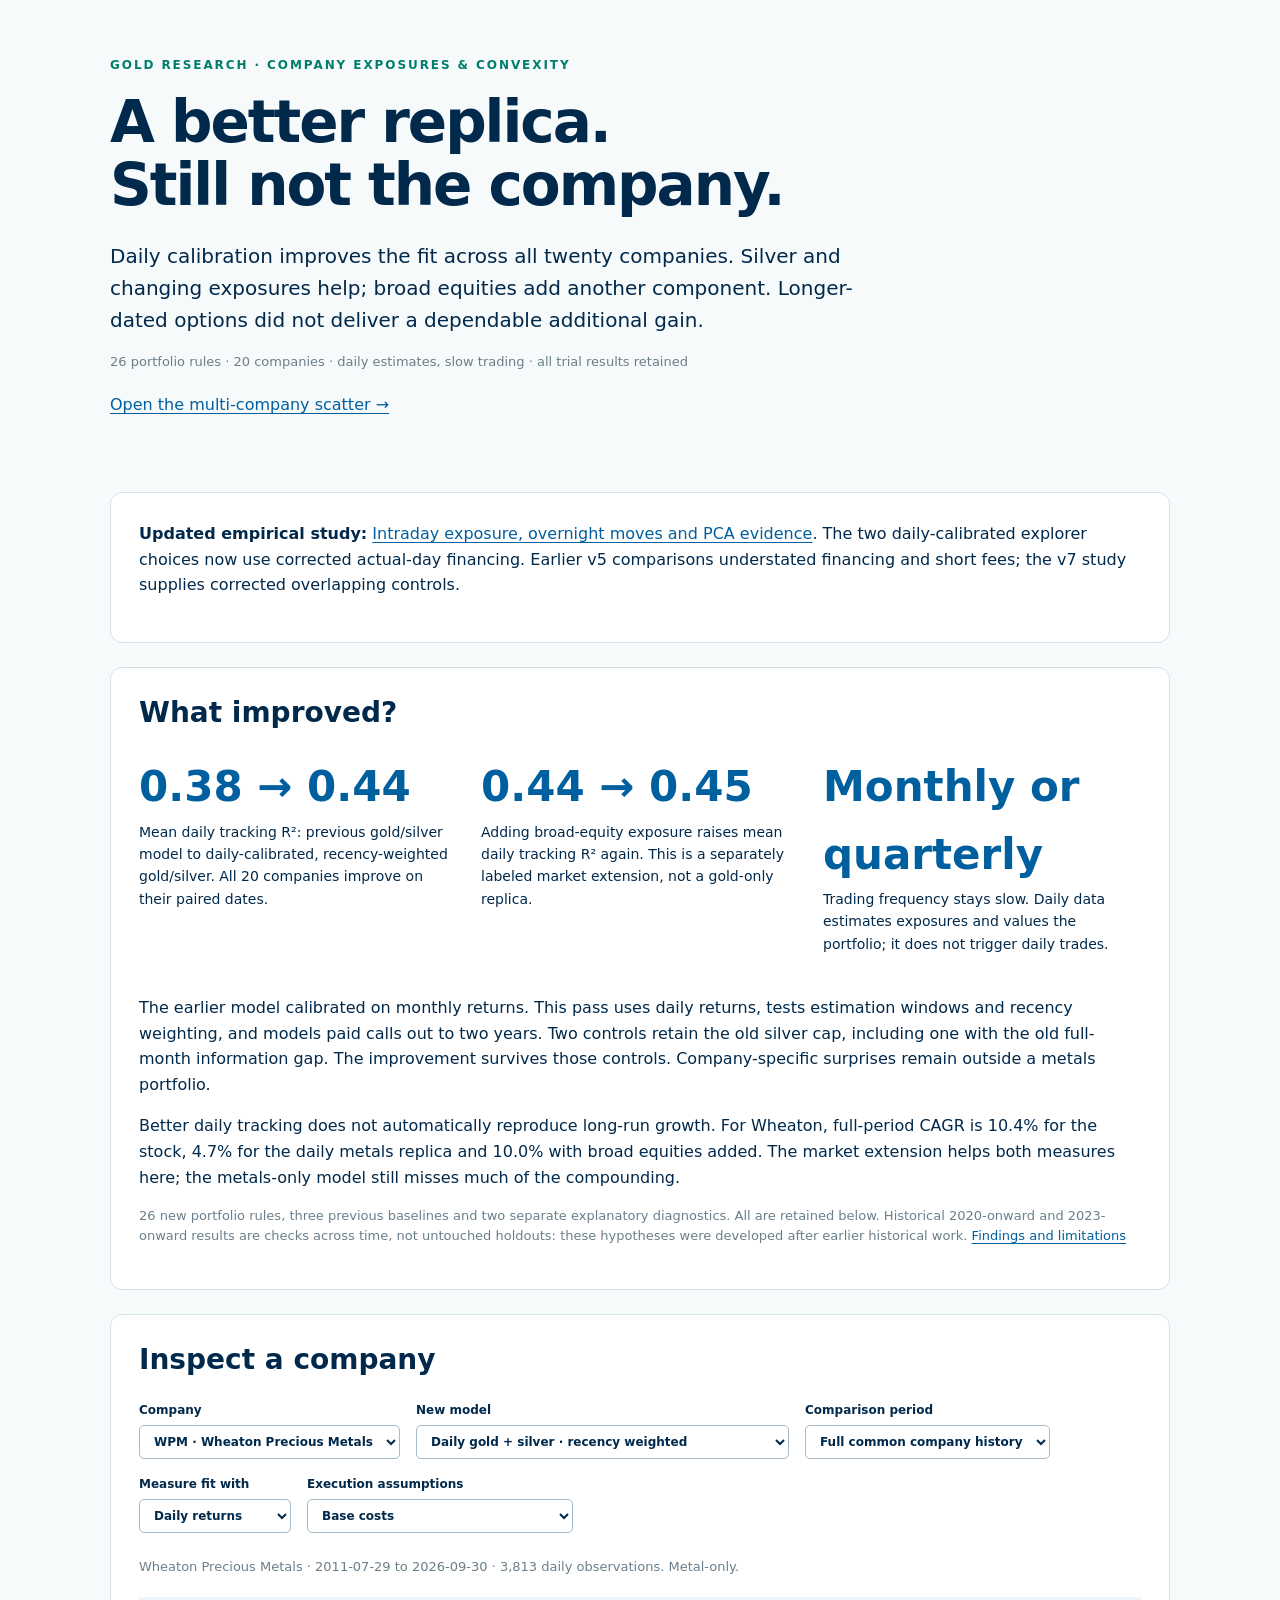
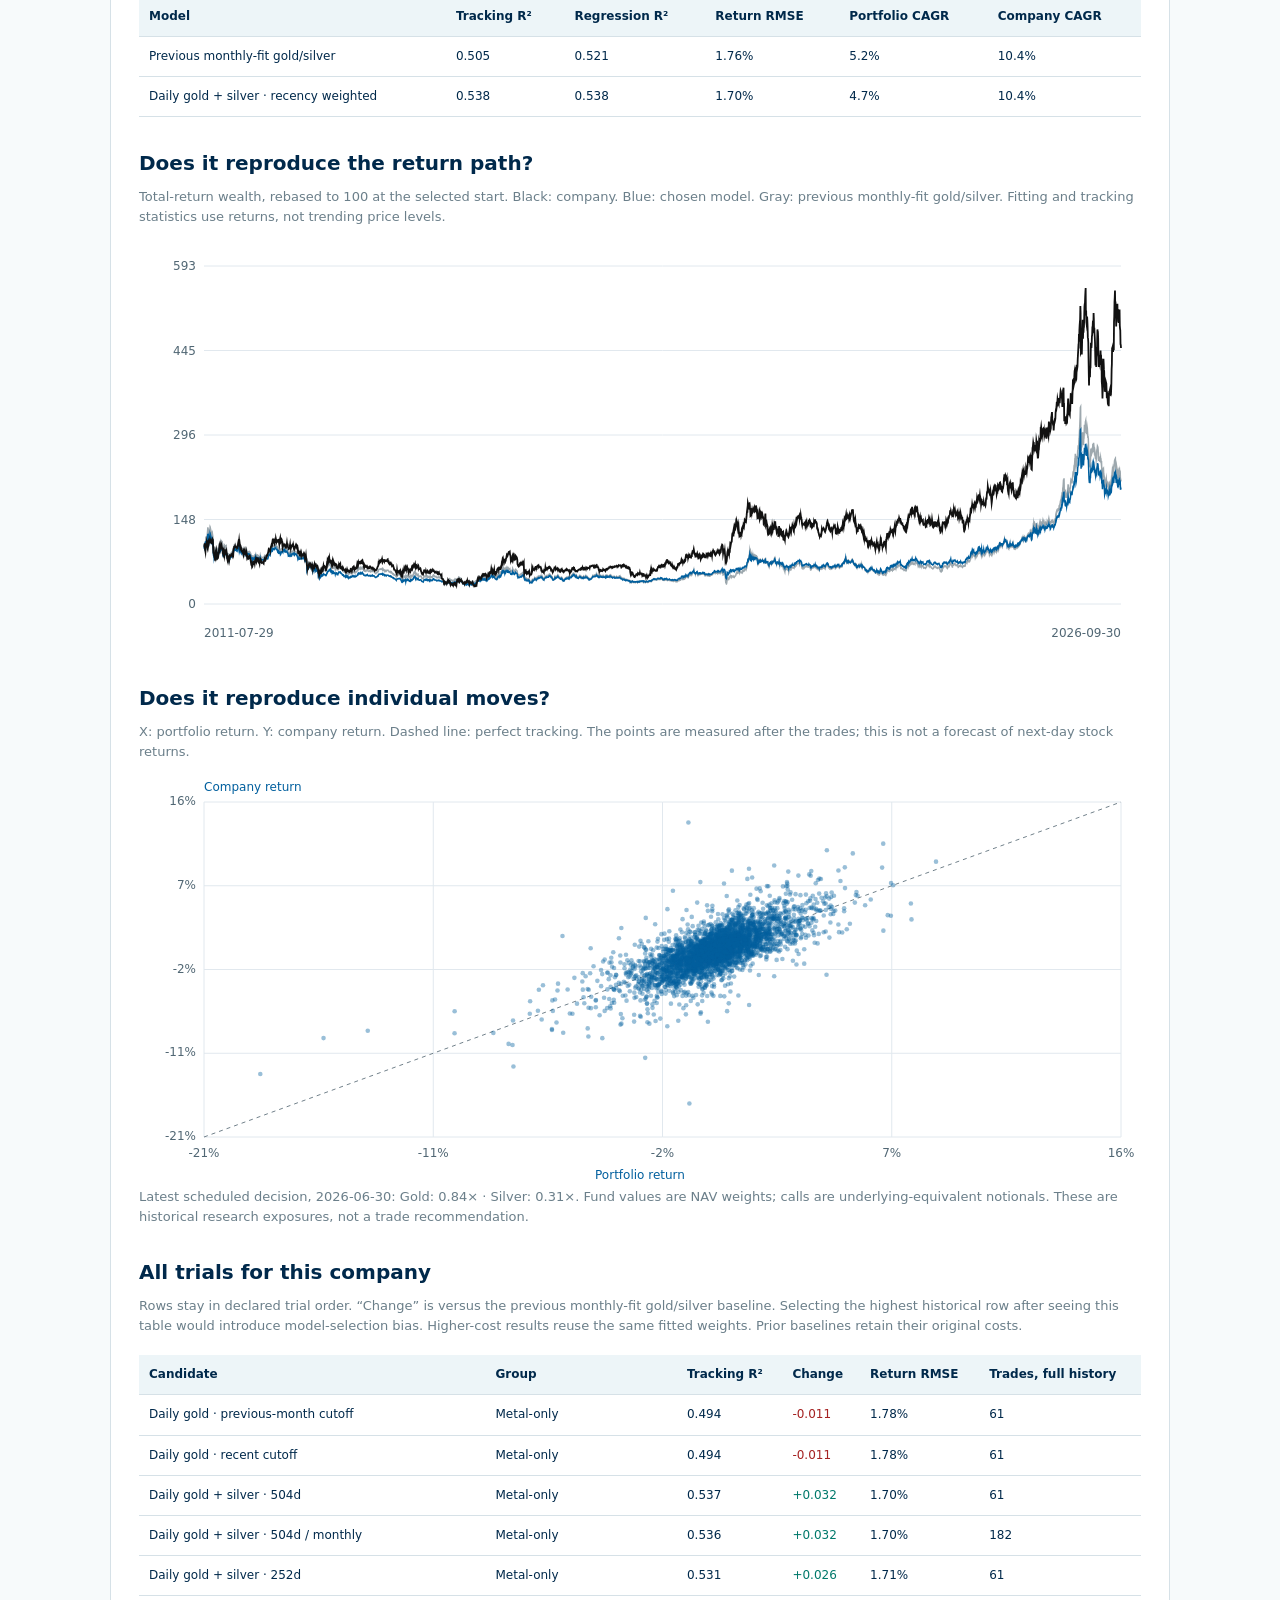
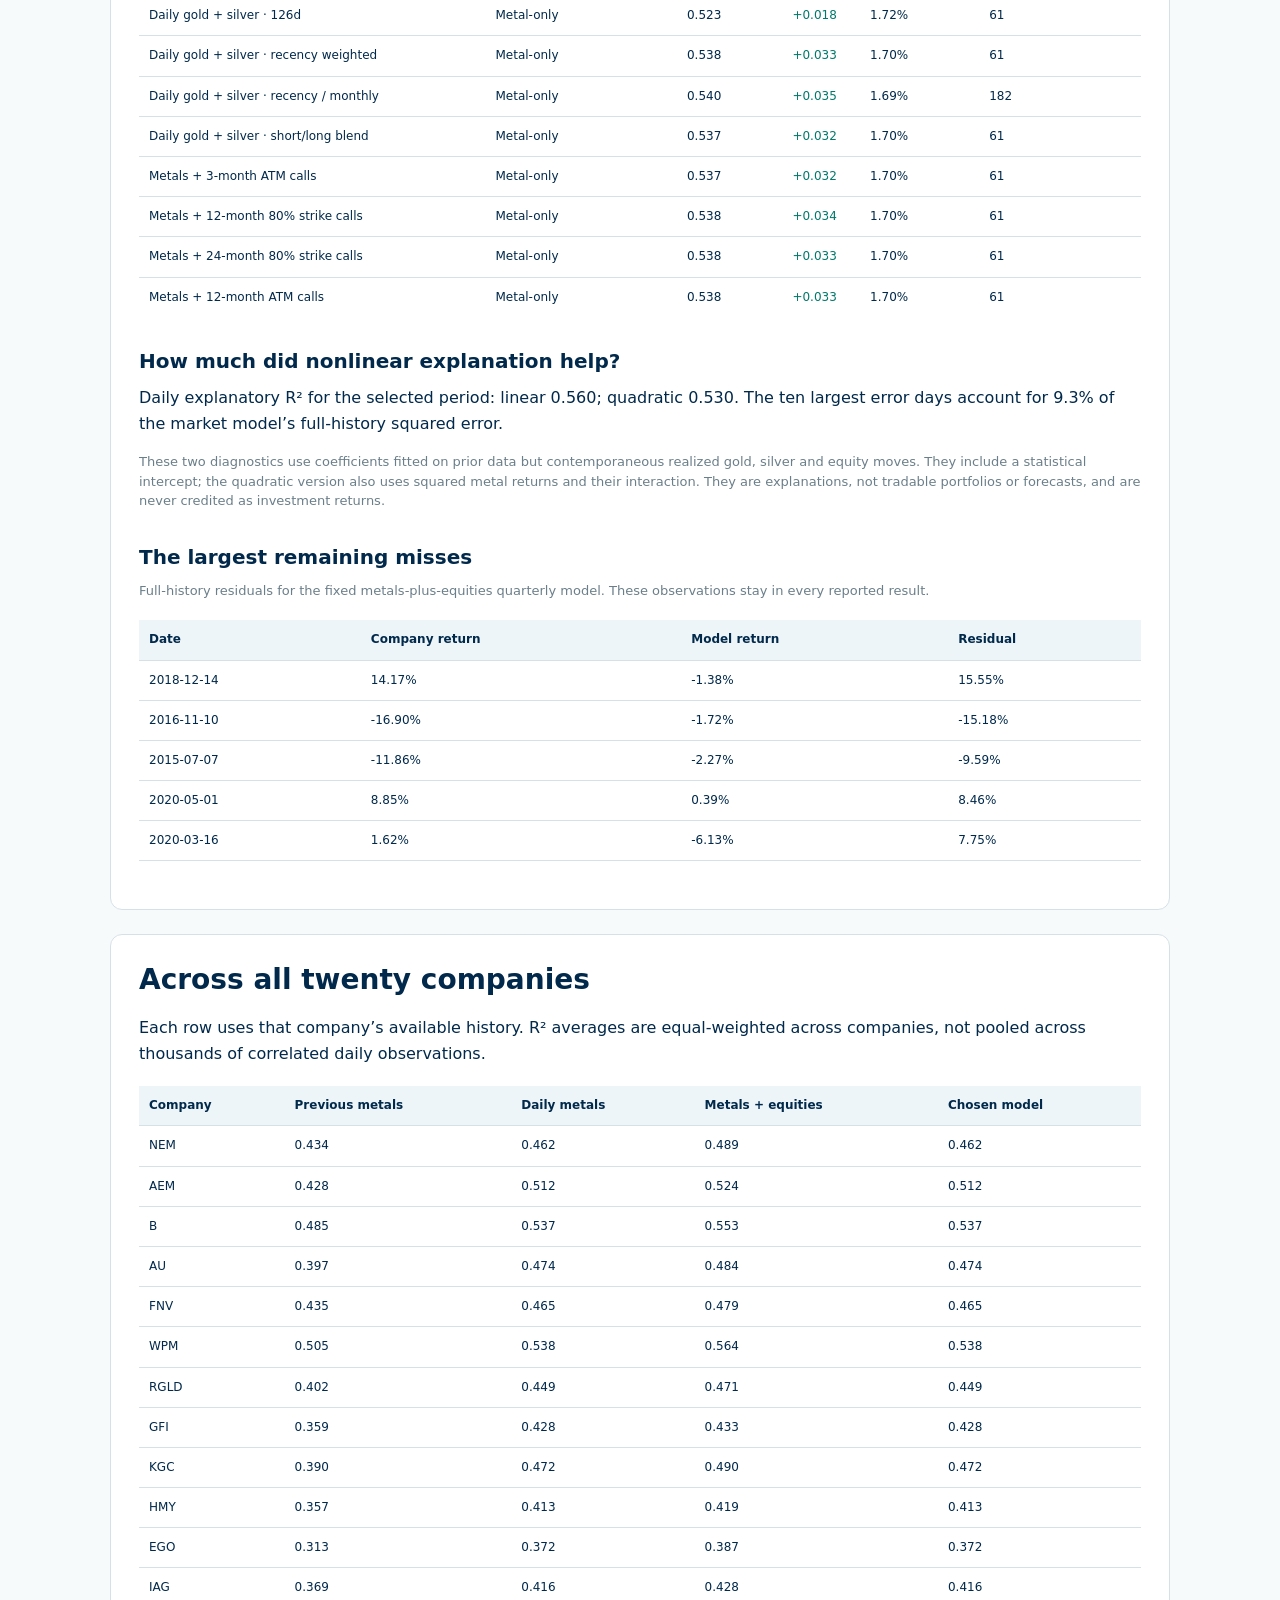
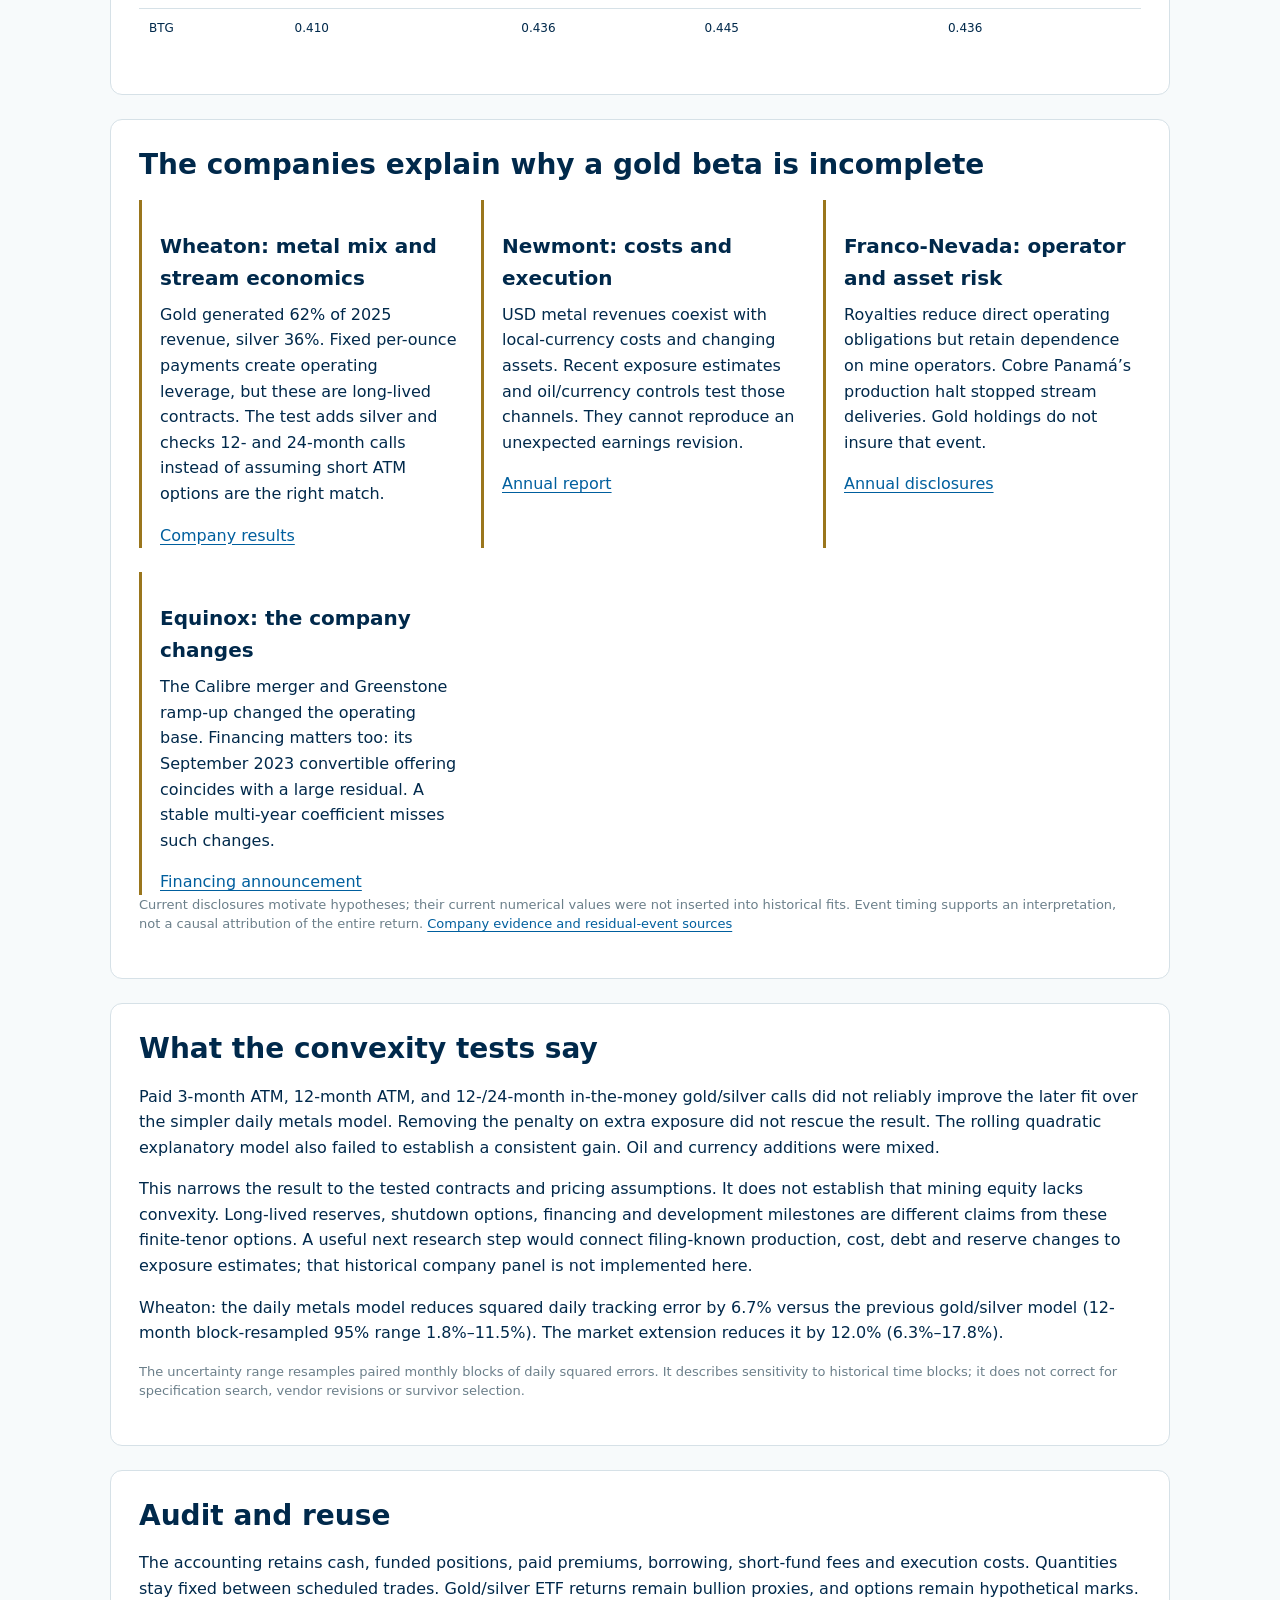
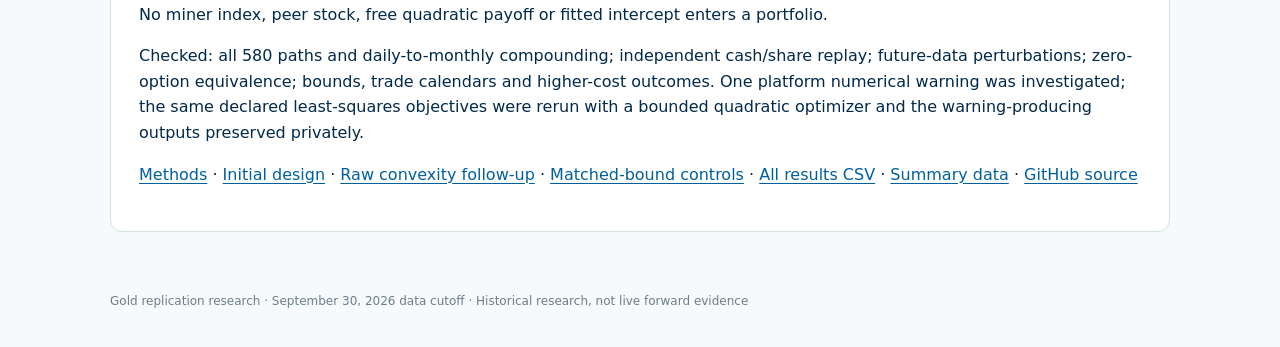
<file: replication-v5/index.html>
<!doctype html><html lang="en"><head><meta charset="utf-8"><meta name="viewport" content="width=device-width,initial-scale=1"><title>Improving gold-company replication</title><link rel="stylesheet" href="style.css"><style>.chart{height:410px}.tablewrap{max-height:560px}select{max-width:100%}canvas{width:100%;height:100%}.metric{font-size:32px;font-weight:650;color:#005f9e}.companycards{display:grid;grid-template-columns:repeat(auto-fit,minmax(240px,1fr));gap:24px}.companycards article{border-left:3px solid #9a761d;padding-left:18px}.caption{line-height:1.5}.good{color:#00796b}.bad{color:#a52222}#status{min-height:24px}@media(max-width:500px){.controls{display:grid;grid-template-columns:1fr}.chart{height:330px}}</style></head><body>
<header><p class="eyebrow">GOLD RESEARCH · COMPANY EXPOSURES & CONVEXITY</p><h1>A better replica.<br>Still not the company.</h1><p class="lede">Daily calibration improves the fit across all twenty companies. Silver and changing exposures help; broad equities add another component. Longer-dated options did not deliver a dependable additional gain.</p><p id="status" role="status">Loading research…</p><p><a href="../replication-v4/">Open the multi-company scatter →</a></p></header><main><section><p><strong>Updated empirical study:</strong> <a href="../replication-v7/">Intraday exposure, overnight moves and PCA evidence</a>. The two daily-calibrated explorer choices now use corrected actual-day financing. Earlier v5 comparisons understated financing and short fees; the v7 study supplies corrected overlapping controls.</p></section>
<section><h2>What improved?</h2><div class="cards"><article><strong>0.38 → 0.44</strong><p>Mean daily tracking R²: previous gold/silver model to daily-calibrated, recency-weighted gold/silver. All 20 companies improve on their paired dates.</p></article><article><strong>0.44 → 0.45</strong><p>Adding broad-equity exposure raises mean daily tracking R² again. This is a separately labeled market extension, not a gold-only replica.</p></article><article><strong>Monthly or quarterly</strong><p>Trading frequency stays slow. Daily data estimates exposures and values the portfolio; it does not trigger daily trades.</p></article></div><p>The earlier model calibrated on monthly returns. This pass uses daily returns, tests estimation windows and recency weighting, and models paid calls out to two years. Two controls retain the old silver cap, including one with the old full-month information gap. The improvement survives those controls. Company-specific surprises remain outside a metals portfolio.</p><p>Better daily tracking does not automatically reproduce long-run growth. For Wheaton, full-period CAGR is 10.4% for the stock, 4.7% for the daily metals replica and 10.0% with broad equities added. The market extension helps both measures here; the metals-only model still misses much of the compounding.</p><p class="caption">26 new portfolio rules, three previous baselines and two separate explanatory diagnostics. All are retained below. Historical 2020-onward and 2023-onward results are checks across time, not untouched holdouts: these hypotheses were developed after earlier historical work. <a href="RESULTS.md">Findings and limitations</a></p></section>
<section><h2>Inspect a company</h2><div class="controls"><label>Company<select id="company"></select></label><label>New model<select id="model"></select></label><label>Comparison period<select id="period"><option value="full">Full common company history</option><option value="confirmation">2020 onward</option><option value="recent">2023 onward</option></select></label><label>Measure fit with<select id="frequency"><option value="daily">Daily returns</option><option value="monthly">Monthly returns</option></select></label><label>Execution assumptions<select id="cost"><option value="base">Base costs</option><option value="stress">10bp funds / 10% option spreads</option></select></label></div><p id="coverage" class="caption"></p><div class="tablewrap"><table id="comparison"></table></div><h3>Does it reproduce the return path?</h3><p class="caption">Total-return wealth, rebased to 100 at the selected start. Black: company. Blue: chosen model. Gray: previous monthly-fit gold/silver. Fitting and tracking statistics use returns, not trending price levels.</p><div class="chart"><canvas id="path" aria-label="Company and replica total return wealth"></canvas></div><h3>Does it reproduce individual moves?</h3><p class="caption">X: portfolio return. Y: company return. Dashed line: perfect tracking. The points are measured after the trades; this is not a forecast of next-day stock returns.</p><div class="chart"><canvas id="scatter" aria-label="Company return versus model return"></canvas></div><p id="decision" class="caption"></p>
<h3>All trials for this company</h3><p class="caption">Rows stay in declared trial order. “Change” is versus the previous monthly-fit gold/silver baseline. Selecting the highest historical row after seeing this table would introduce model-selection bias. Higher-cost results reuse the same fitted weights. Prior baselines retain their original costs.</p><div class="tablewrap"><table id="trials"></table></div><h3>How much did nonlinear explanation help?</h3><p id="diagnostics"></p><p class="caption">These two diagnostics use coefficients fitted on prior data but contemporaneous realized gold, silver and equity moves. They include a statistical intercept; the quadratic version also uses squared metal returns and their interaction. They are explanations, not tradable portfolios or forecasts, and are never credited as investment returns.</p>
<h3>The largest remaining misses</h3><p class="caption">Full-history residuals for the fixed metals-plus-equities quarterly model. These observations stay in every reported result.</p><div class="tablewrap"><table id="events"></table></div></section>
<section><h2>Across all twenty companies</h2><p>Each row uses that company’s available history. R² averages are equal-weighted across companies, not pooled across thousands of correlated daily observations.</p><div class="tablewrap"><table id="universe"></table></div></section>
<section><h2>The companies explain why a gold beta is incomplete</h2><div class="companycards"><article><h3>Wheaton: metal mix and stream economics</h3><p>Gold generated 62% of 2025 revenue, silver 36%. Fixed per-ounce payments create operating leverage, but these are long-lived contracts. The test adds silver and checks 12- and 24-month calls instead of assuming short ATM options are the right match.</p><a href="https://www.wheatonpm.com/news/news-details/2026/Wheaton-Precious-Metals-Announces-Record-Annual-Revenue-Earnings-and-Cash-Flow-for-2025/">Company results</a></article><article><h3>Newmont: costs and execution</h3><p>USD metal revenues coexist with local-currency costs and changing assets. Recent exposure estimates and oil/currency controls test those channels. They cannot reproduce an unexpected earnings revision.</p><a href="https://www.sec.gov/Archives/edgar/data/1164727/000110465926035231/nem-20251231xars.pdf">Annual report</a></article><article><h3>Franco-Nevada: operator and asset risk</h3><p>Royalties reduce direct operating obligations but retain dependence on mine operators. Cobre Panamá’s production halt stopped stream deliveries. Gold holdings do not insure that event.</p><a href="https://www.sec.gov/Archives/edgar/data/1456346/000155837024003443/fnv-20231231xex99d1.htm">Annual disclosures</a></article><article><h3>Equinox: the company changes</h3><p>The Calibre merger and Greenstone ramp-up changed the operating base. Financing matters too: its September 2023 convertible offering coincides with a large residual. A stable multi-year coefficient misses such changes.</p><a href="https://www.equinoxgold.com/news/equinox-gold-announces-bought-deal-offering-of-convertible-senior-notes/">Financing announcement</a></article></div><p class="caption">Current disclosures motivate hypotheses; their current numerical values were not inserted into historical fits. Event timing supports an interpretation, not a causal attribution of the entire return. <a href="COMPANIES.md">Company evidence and residual-event sources</a></p></section>
<section><h2>What the convexity tests say</h2><p>Paid 3-month ATM, 12-month ATM, and 12-/24-month in-the-money gold/silver calls did not reliably improve the later fit over the simpler daily metals model. Removing the penalty on extra exposure did not rescue the result. The rolling quadratic explanatory model also failed to establish a consistent gain. Oil and currency additions were mixed.</p><p>This narrows the result to the tested contracts and pricing assumptions. It does not establish that mining equity lacks convexity. Long-lived reserves, shutdown options, financing and development milestones are different claims from these finite-tenor options. A useful next research step would connect filing-known production, cost, debt and reserve changes to exposure estimates; that historical company panel is not implemented here.</p><p id="bootstrap"></p><p class="caption">The uncertainty range resamples paired monthly blocks of daily squared errors. It describes sensitivity to historical time blocks; it does not correct for specification search, vendor revisions or survivor selection.</p></section>
<section><h2>Audit and reuse</h2><p>The accounting retains cash, funded positions, paid premiums, borrowing, short-fund fees and execution costs. Quantities stay fixed between scheduled trades. Gold/silver ETF returns remain bullion proxies, and options remain hypothetical marks. No miner index, peer stock, free quadratic payoff or fitted intercept enters a portfolio.</p><p>Checked: all 580 paths and daily-to-monthly compounding; independent cash/share replay; future-data perturbations; zero-option equivalence; bounds, trade calendars and higher-cost outcomes. One platform numerical warning was investigated; the same declared least-squares objectives were rerun with a bounded quadratic optimizer and the warning-producing outputs preserved privately.</p><p><a href="METHODS.md">Methods</a> · <a href="DESIGN.md">Initial design</a> · <a href="STAGE2.md">Raw convexity follow-up</a> · <a href="BOUNDS_CONTROL.md">Matched-bound controls</a> · <a href="all-results.csv">All results CSV</a> · <a href="summary.json">Summary data</a> · <a href="https://github.com/jhdavis789/gold-research/tree/main/replication-v5">GitHub source</a></p></section></main><footer>Gold replication research · September 30, 2026 data cutoff · Historical research, not live forward evidence</footer><script src="app.js"></script></body></html>
</file>
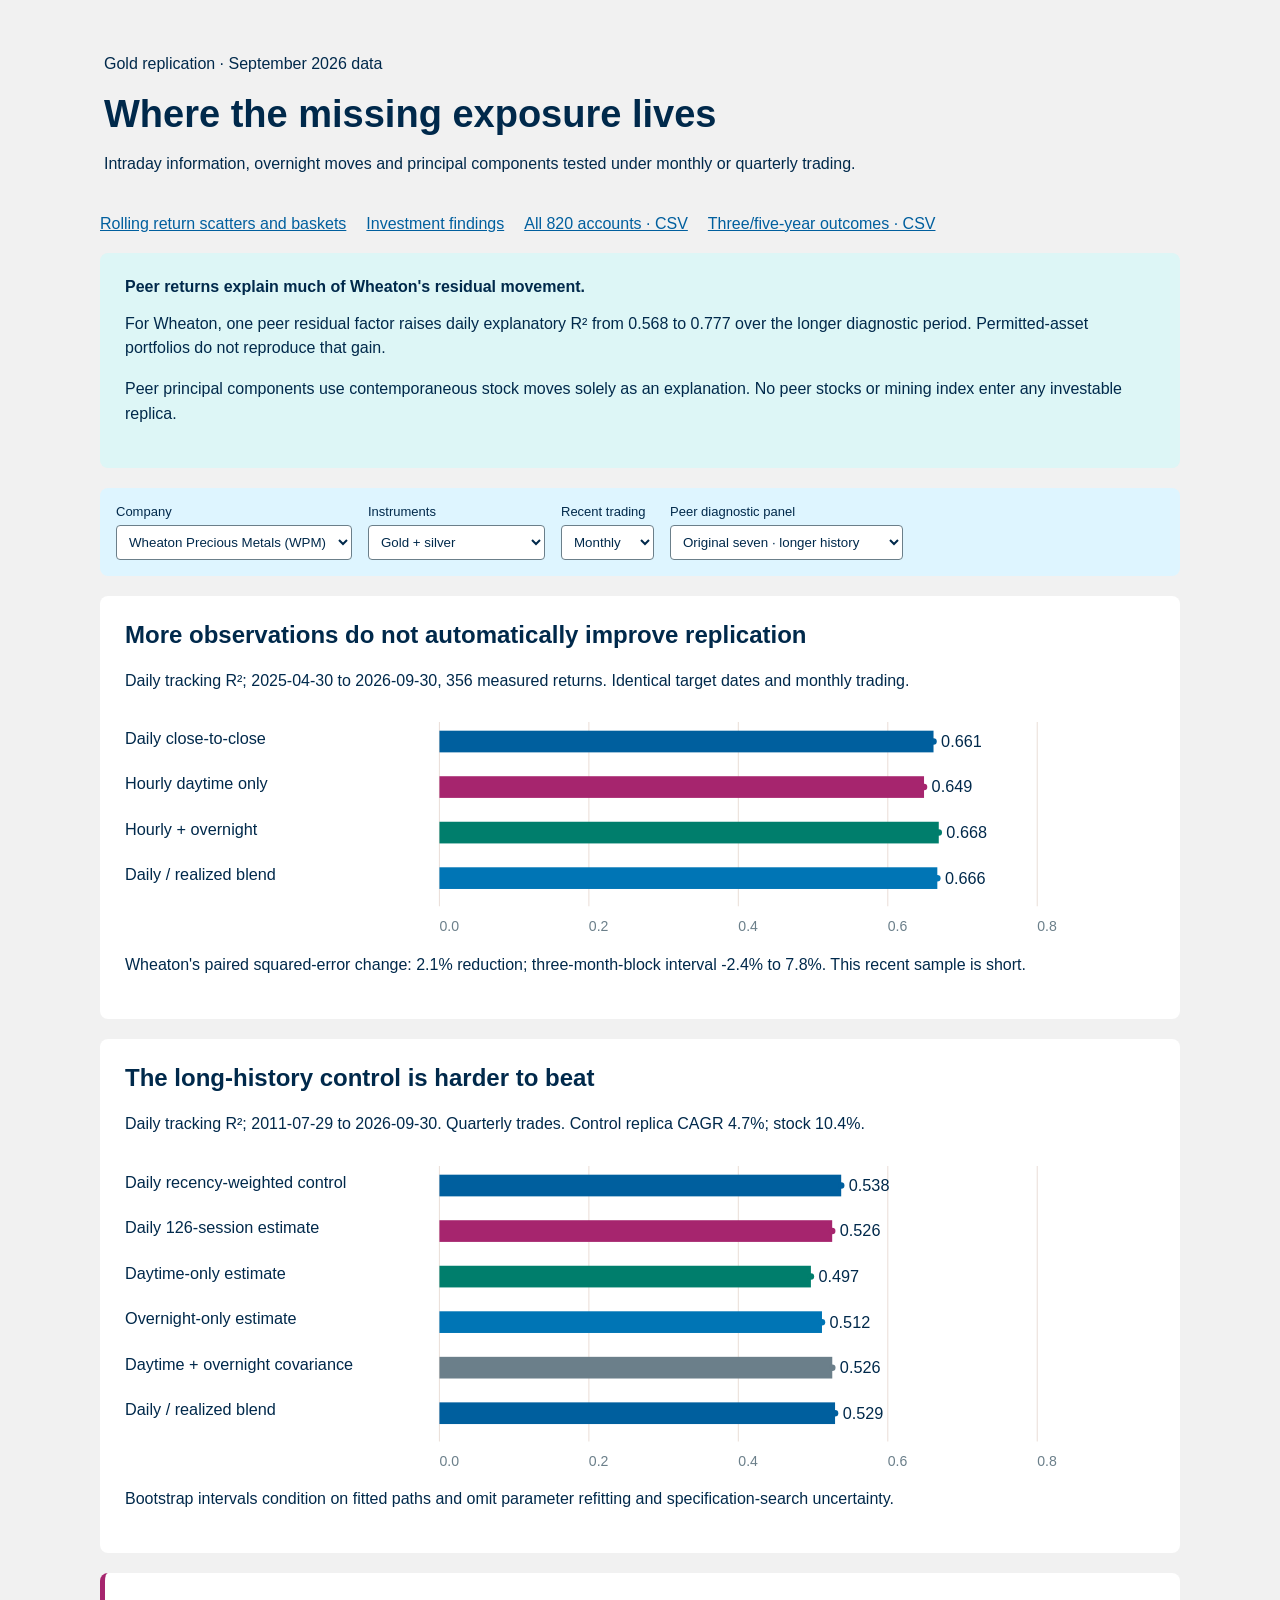
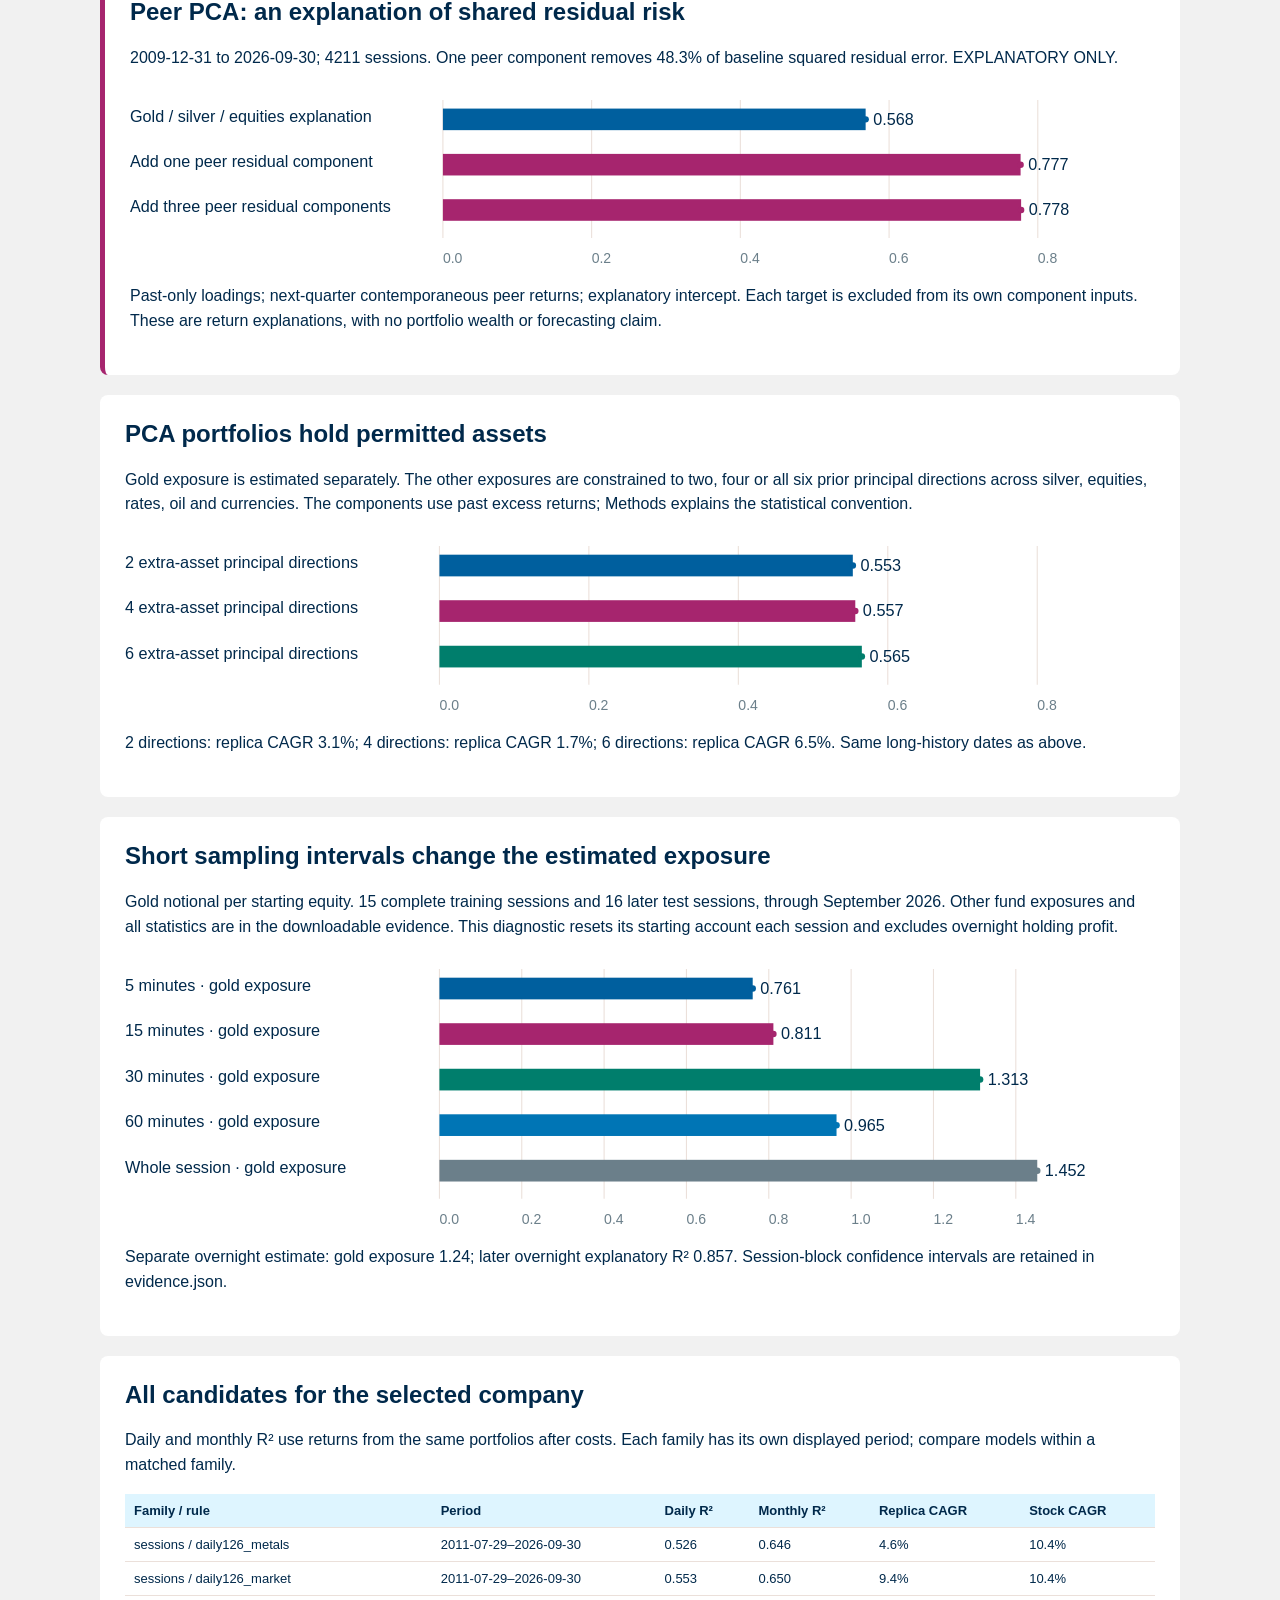
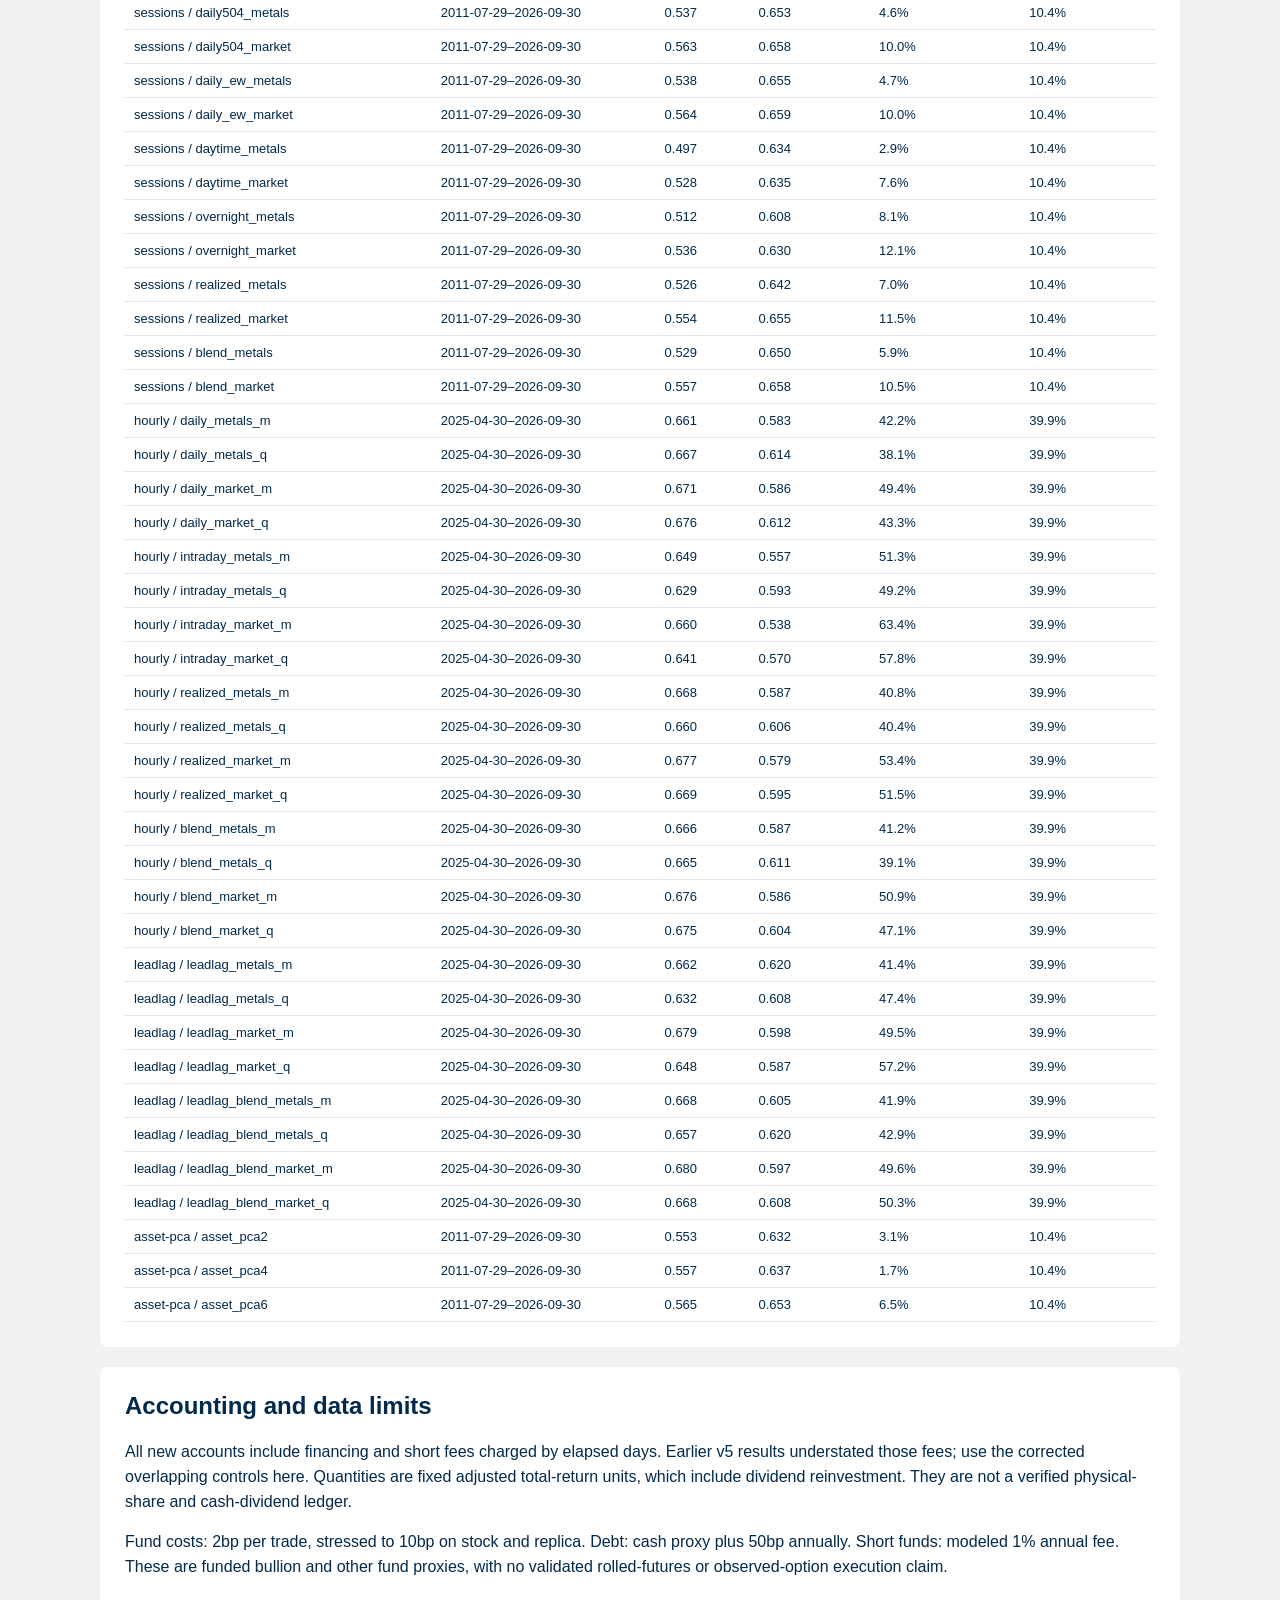
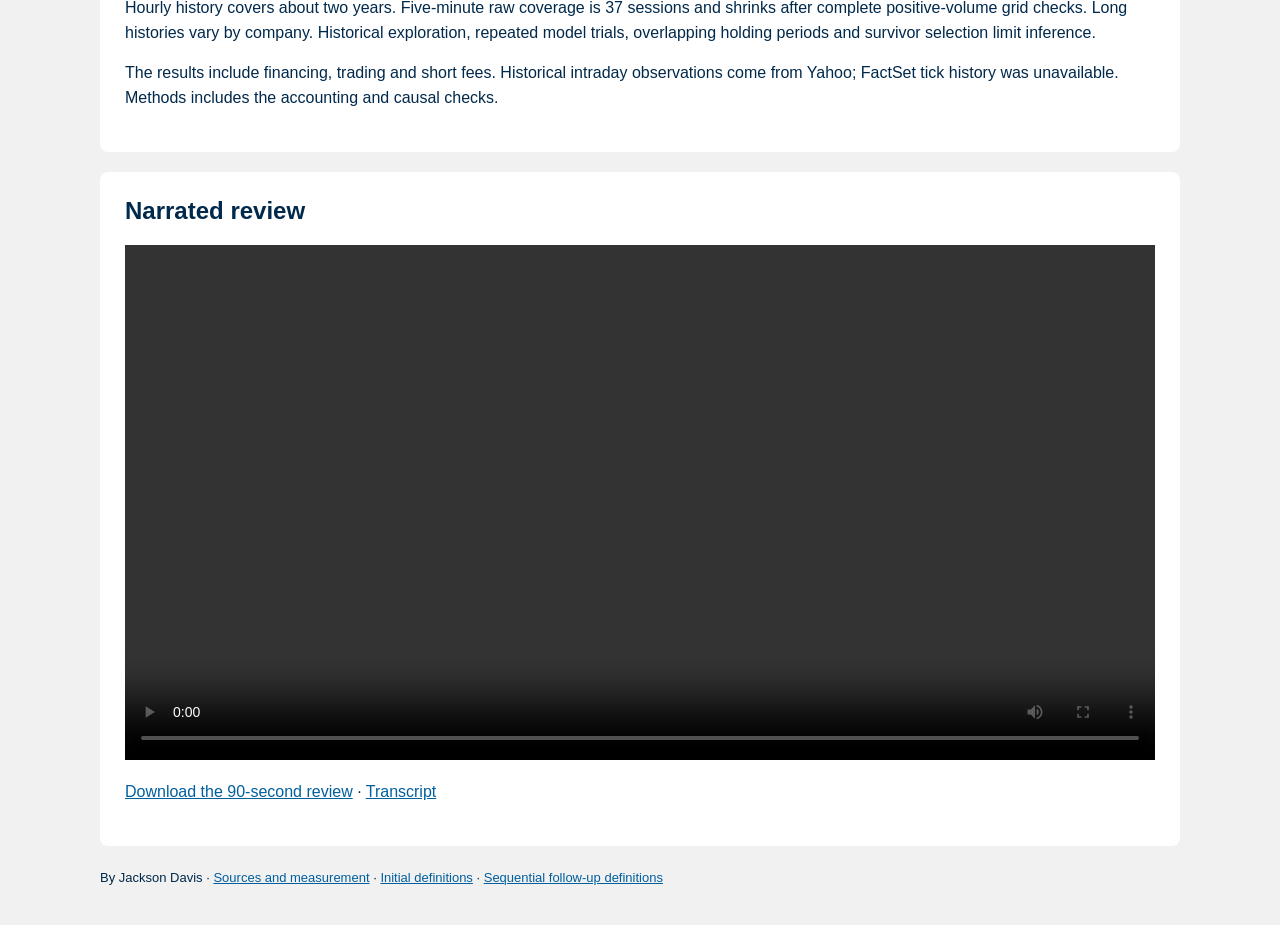
<file: replication-v7/index.html>
<!doctype html><html lang="en"><meta charset="utf-8"><meta name="viewport" content="width=device-width,initial-scale=1"><title>Gold replication: intraday and PCA evidence</title><link rel="stylesheet" href="style.css">
<header><p>Gold replication · September 2026 data</p><h1>Where the missing exposure lives</h1><p>Intraday information, overnight moves and principal components tested under monthly or quarterly trading.</p></header>
<main><nav><a href="../replication-v4/">Rolling return scatters and baskets</a><a href="RESULTS.md">Investment findings</a><a href="all-results.csv">All 820 accounts · CSV</a><a href="rolling-results.csv">Three/five-year outcomes · CSV</a></nav>
<section class="callout"><strong>Peer returns explain much of Wheaton's residual movement.</strong><p id="lead"></p><p>Peer principal components use contemporaneous stock moves solely as an explanation. No peer stocks or mining index enter any investable replica.</p></section>
<div class="controls"><label>Company<select id="stock"></select></label><label>Instruments<select id="funds"><option value="metals">Gold + silver</option><option value="market">Metals + broad equities</option></select></label><label>Recent trading<select id="trade"><option value="m">Monthly</option><option value="q">Quarterly</option></select></label><label>Peer diagnostic panel<select id="panel"><option value="original7">Original seven · longer history</option><option value="original14">Original fourteen · shorter history</option></select></label></div>
<section><h2>More observations do not automatically improve replication</h2><p id="recentnote"></p><div id="hourchart" class="chart"></div><p id="bootstrap"></p></section>
<section><h2>The long-history control is harder to beat</h2><p id="longnote"></p><div id="longchart" class="chart"></div><p>Bootstrap intervals condition on fitted paths and omit parameter refitting and specification-search uncertainty.</p></section>
<section class="diagnostic"><h2>Peer PCA: an explanation of shared residual risk</h2><p id="pcanote"></p><div id="pcachart" class="chart"></div><p>Past-only loadings; next-quarter contemporaneous peer returns; explanatory intercept. Each target is excluded from its own component inputs. These are return explanations, with no portfolio wealth or forecasting claim.</p></section>
<section><h2>PCA portfolios hold permitted assets</h2><p>Gold exposure is estimated separately. The other exposures are constrained to two, four or all six prior principal directions across silver, equities, rates, oil and currencies. The components use past excess returns; Methods explains the statistical convention.</p><div id="assetchart" class="chart"></div><p id="assetnote"></p></section>
<section><h2>Short sampling intervals change the estimated exposure</h2><p id="fivenote"></p><div id="fivechart" class="chart"></div><p id="nightnote"></p></section>
<section><h2>All candidates for the selected company</h2><p>Daily and monthly R² use returns from the same portfolios after costs. Each family has its own displayed period; compare models within a matched family.</p><div class="tablewrap"><table><thead><tr><th>Family / rule</th><th>Period</th><th>Daily R²</th><th>Monthly R²</th><th>Replica CAGR</th><th>Stock CAGR</th></tr></thead><tbody id="rows"></tbody></table></div></section>
<section><h2>Accounting and data limits</h2><p>All new accounts include financing and short fees charged by elapsed days. Earlier v5 results understated those fees; use the corrected overlapping controls here. Quantities are fixed adjusted total-return units, which include dividend reinvestment. They are not a verified physical-share and cash-dividend ledger.</p><p>Fund costs: 2bp per trade, stressed to 10bp on stock and replica. Debt: cash proxy plus 50bp annually. Short funds: modeled 1% annual fee. These are funded bullion and other fund proxies, with no validated rolled-futures or observed-option execution claim.</p><p>Hourly history covers about two years. Five-minute raw coverage is 37 sessions and shrinks after complete positive-volume grid checks. Long histories vary by company. Historical exploration, repeated model trials, overlapping holding periods and survivor selection limit inference.</p><p>The results include financing, trading and short fees. Historical intraday observations come from Yahoo; FactSet tick history was unavailable. Methods includes the accounting and causal checks.</p></section>
<section><h2>Narrated review</h2><video controls preload="metadata" src="Gold-intraday-PCA-review.mp4"></video><p><a href="Gold-intraday-PCA-review.mp4">Download the 90-second review</a> · <a href="transcript.txt">Transcript</a></p></section>
<footer>By Jackson Davis · <a href="SOURCES.md">Sources and measurement</a> · <a href="METHODS.md">Initial definitions</a> · <a href="FOLLOWUP.md">Sequential follow-up definitions</a></footer></main><script src="app.js"></script></html>
</file>
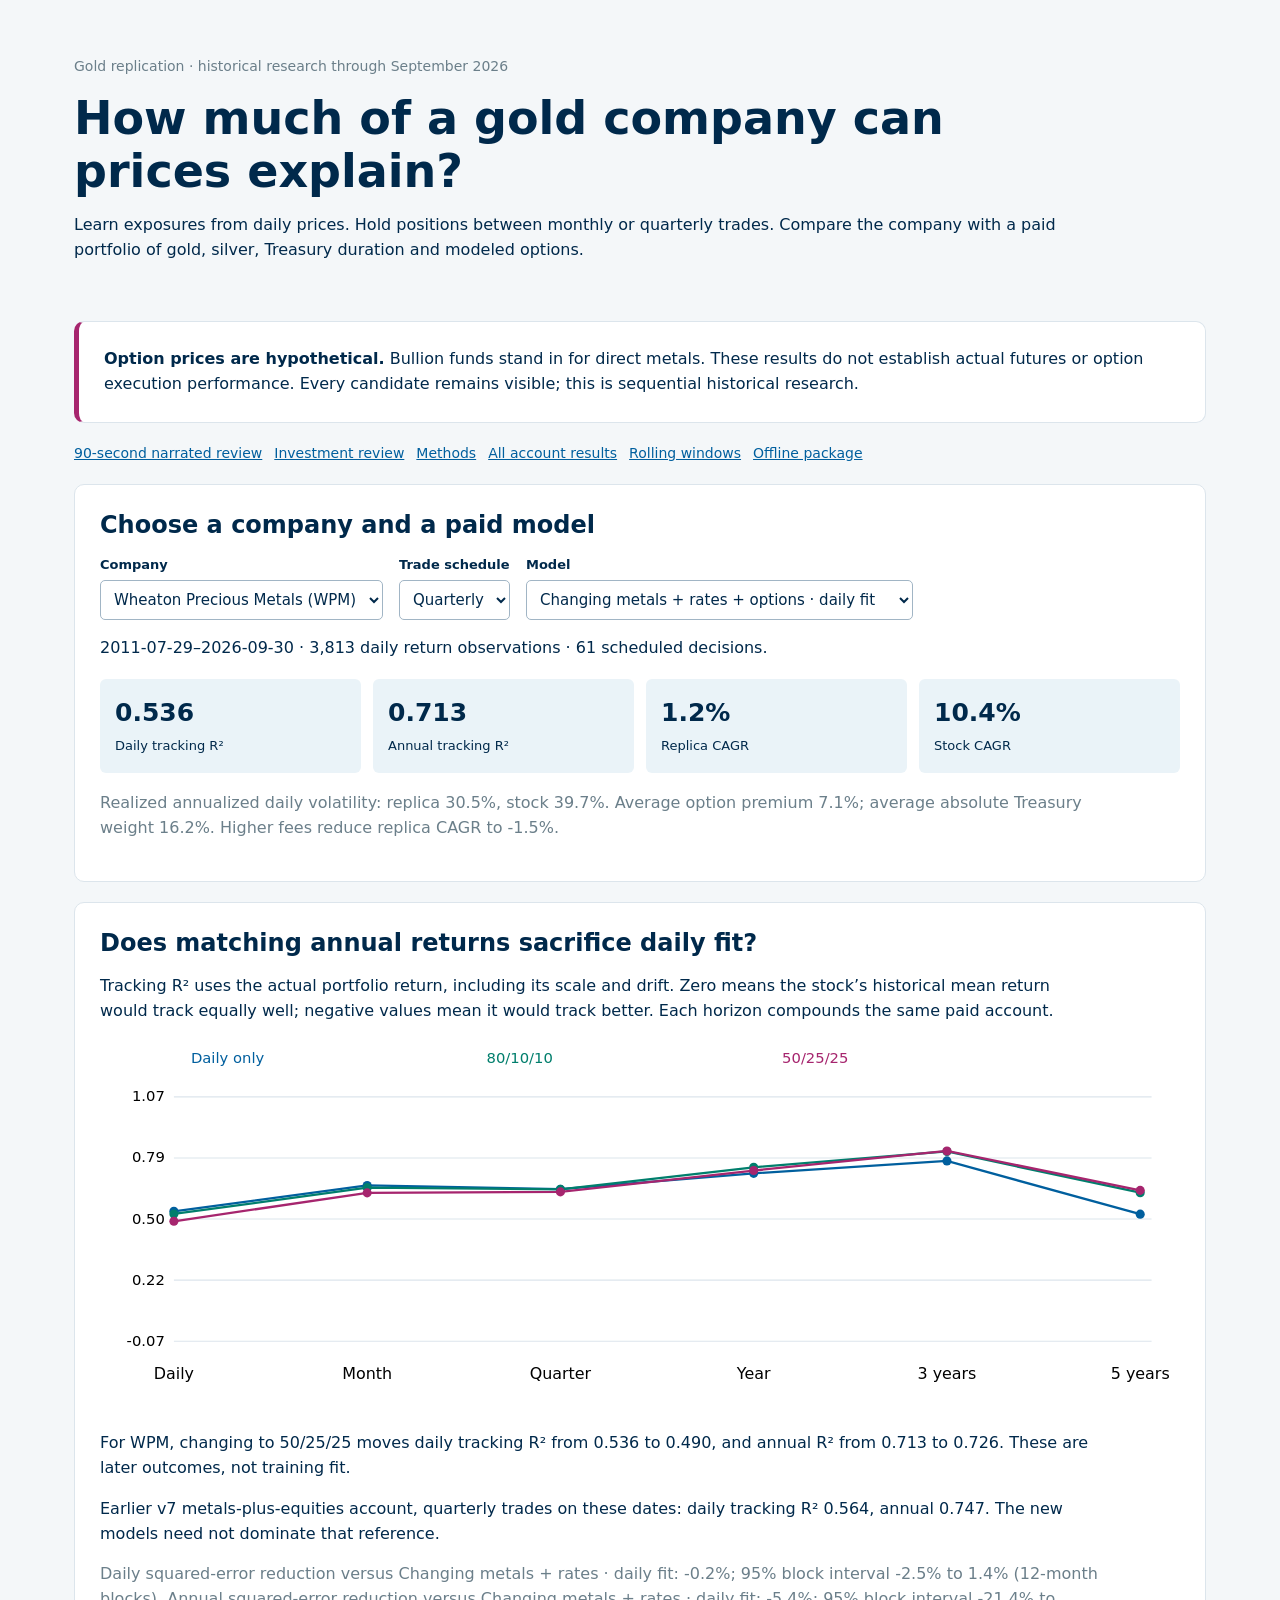
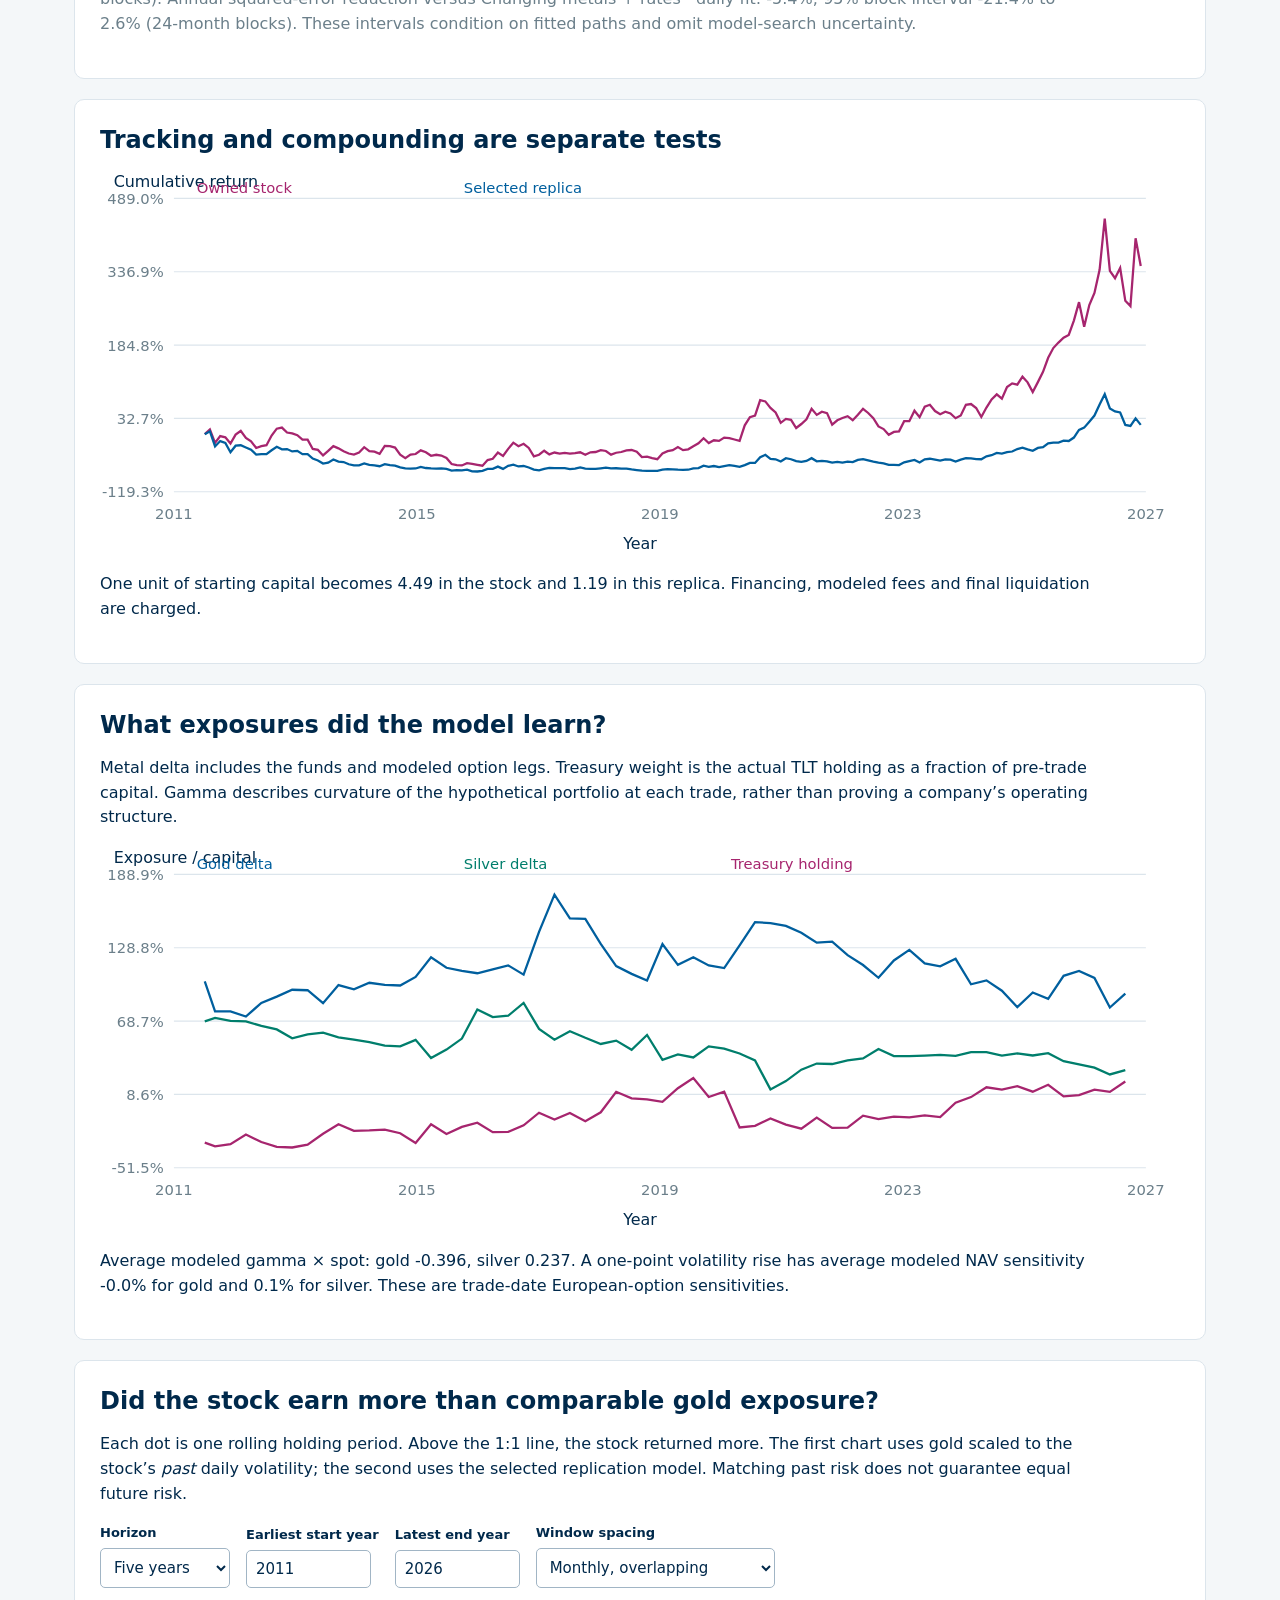
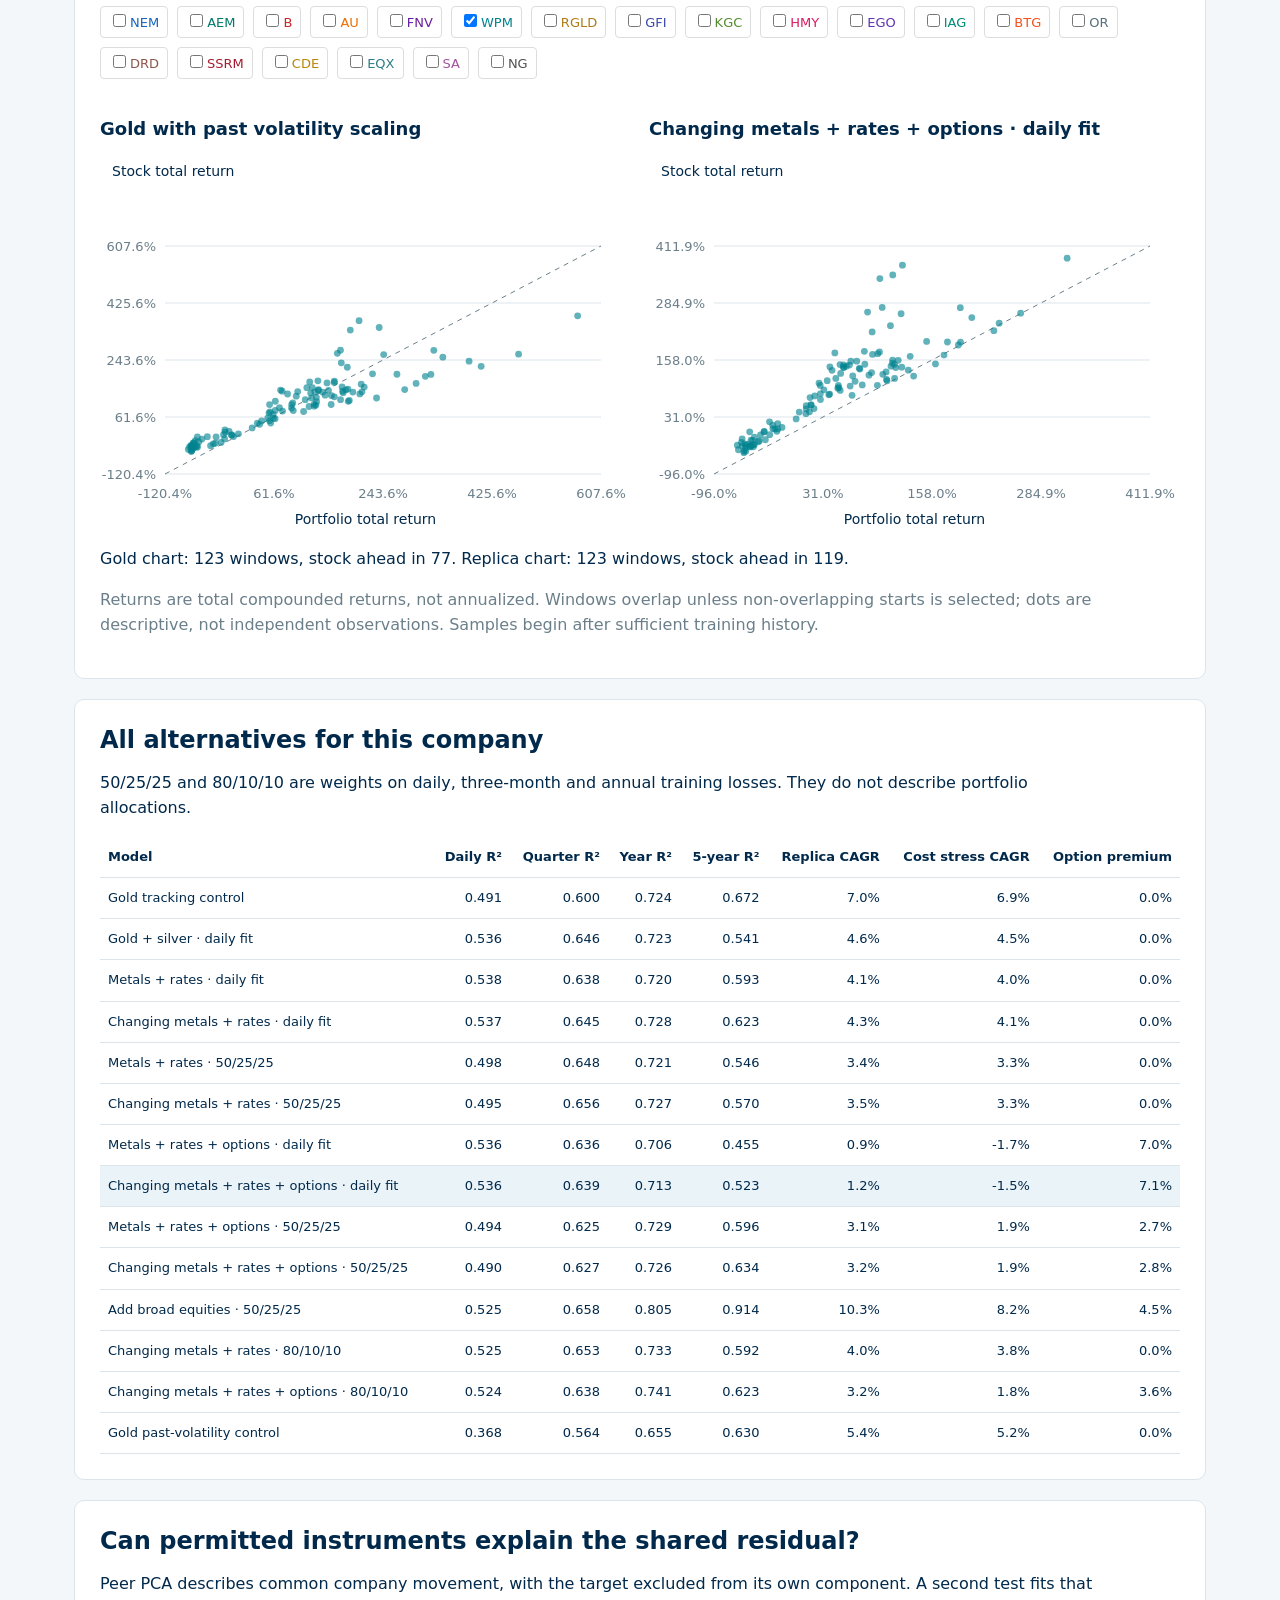
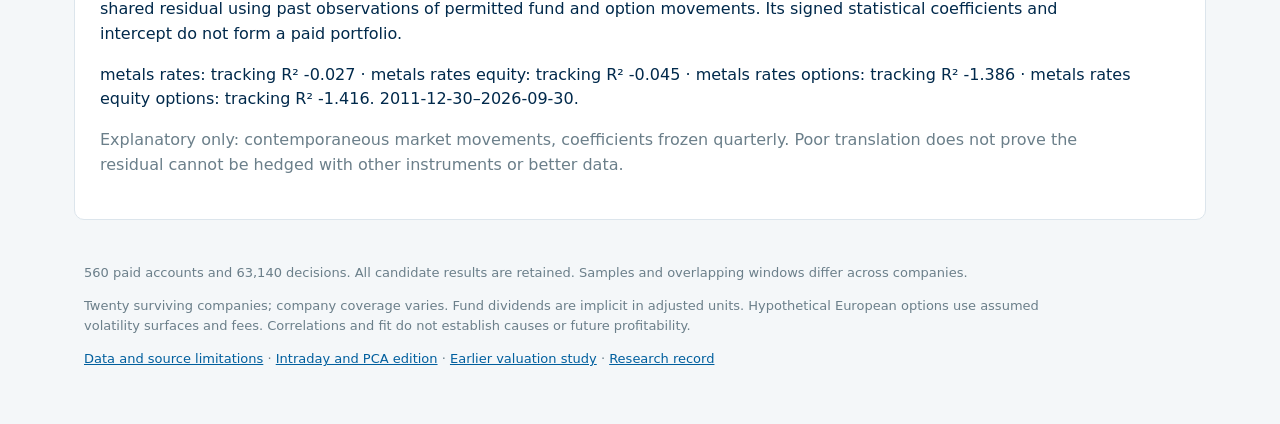
<file: replication-v8/index.html>
<!doctype html><html lang="en"><meta charset="utf-8"><meta name="viewport" content="width=device-width,initial-scale=1"><title>Gold replication | exposures and horizons</title><link rel="stylesheet" href="style.css"><body><main>
<header><p class="eyebrow">Gold replication · historical research through September 2026</p><h1>How much of a gold company can prices explain?</h1><p>Learn exposures from daily prices. Hold positions between monthly or quarterly trades. Compare the company with a paid portfolio of gold, silver, Treasury duration and modeled options.</p></header>
<section class="notice"><strong>Option prices are hypothetical.</strong> Bullion funds stand in for direct metals. These results do not establish actual futures or option execution performance. Every candidate remains visible; this is sequential historical research.</section>
<nav><a href="Gold-exposures-and-horizons.mp4">90-second narrated review</a><a href="RESULTS.md">Investment review</a><a href="METHODS.md">Methods</a><a href="all-results.csv">All account results</a><a href="rolling-results.csv">Rolling windows</a><a href="Gold-exposures-and-horizons-offline.zip">Offline package</a></nav>
<section><h2>Choose a company and a paid model</h2><div class="controls"><label>Company<select id="stock"></select></label><label>Trade schedule<select id="cadence"><option value="q">Quarterly</option><option value="m">Monthly</option></select></label><label>Model<select id="model"></select></label></div><p id="sample"></p><div id="cards" class="cards"></div><p id="definition" class="muted"></p></section>
<section><h2>Does matching annual returns sacrifice daily fit?</h2><p>Tracking R² uses the actual portfolio return, including its scale and drift. Zero means the stock’s historical mean return would track equally well; negative values mean it would track better. Each horizon compounds the same paid account.</p><div id="tracking" class="chart"></div><p id="tradeoff"></p><p id="prior"></p><p id="uncertainty" class="muted"></p></section>
<section><h2>Tracking and compounding are separate tests</h2><div id="wealth" class="chart"></div><p id="wealthnote"></p></section>
<section><h2>What exposures did the model learn?</h2><p>Metal delta includes the funds and modeled option legs. Treasury weight is the actual TLT holding as a fraction of pre-trade capital. Gamma describes curvature of the hypothetical portfolio at each trade, rather than proving a company’s operating structure.</p><div id="exposure" class="chart"></div><p id="exposurenote"></p></section>
<section><h2>Did the stock earn more than comparable gold exposure?</h2><p>Each dot is one rolling holding period. Above the 1:1 line, the stock returned more. The first chart uses gold scaled to the stock’s <em>past</em> daily volatility; the second uses the selected replication model. Matching past risk does not guarantee equal future risk.</p><div class="controls"><label>Horizon<select id="horizon"><option value="60">Five years</option><option value="36">Three years</option><option value="12">One year</option></select></label><label>Earliest start year<input id="startyear" type="number" value="2011" min="2011" max="2026"></label><label>Latest end year<input id="endyear" type="number" value="2026" min="2011" max="2026"></label><label>Window spacing<select id="stride"><option value="1">Monthly, overlapping</option><option value="12">Annual starts, overlapping</option><option value="h">Non-overlapping starts</option></select></label></div><div id="companies" class="companies"></div><div class="twocharts"><div><h3>Gold with past volatility scaling</h3><div id="goldscatter" class="chart"></div></div><div><h3 id="modelscattertitle">Selected paid replica</h3><div id="modelscatter" class="chart"></div></div></div><p id="scatterstats"></p><p class="muted">Returns are total compounded returns, not annualized. Windows overlap unless non-overlapping starts is selected; dots are descriptive, not independent observations. Samples begin after sufficient training history.</p></section>
<section><h2>All alternatives for this company</h2><p>50/25/25 and 80/10/10 are weights on daily, three-month and annual training losses. They do not describe portfolio allocations.</p><div class="tablewrap"><table id="results"><thead><tr><th>Model</th><th>Daily R²</th><th>Quarter R²</th><th>Year R²</th><th>5-year R²</th><th>Replica CAGR</th><th>Cost stress CAGR</th><th>Option premium</th></tr></thead><tbody></tbody></table></div></section>
<section><h2>Can permitted instruments explain the shared residual?</h2><p>Peer PCA describes common company movement, with the target excluded from its own component. A second test fits that shared residual using past observations of permitted fund and option movements. Its signed statistical coefficients and intercept do not form a paid portfolio.</p><div id="teacher"></div><p class="muted">Explanatory only: contemporaneous market movements, coefficients frozen quarterly. Poor translation does not prove the residual cannot be hedged with other instruments or better data.</p></section>
<footer><p id="audit"></p><p>Twenty surviving companies; company coverage varies. Fund dividends are implicit in adjusted units. Hypothetical European options use assumed volatility surfaces and fees. Correlations and fit do not establish causes or future profitability.</p><p><a href="SOURCES.md">Data and source limitations</a> · <a href="../replication-v7/">Intraday and PCA edition</a> · <a href="https://jhdavis789.github.io/gold-research/replication-v3/FUNDAMENTALS.md">Earlier valuation study</a> · <a href="https://github.com/jhdavis789/gold-research/issues/6">Research record</a></p></footer>
</main><div id="tooltip" role="status"></div><script src="evidence.js"></script><script src="app.js"></script></body></html>
</file>
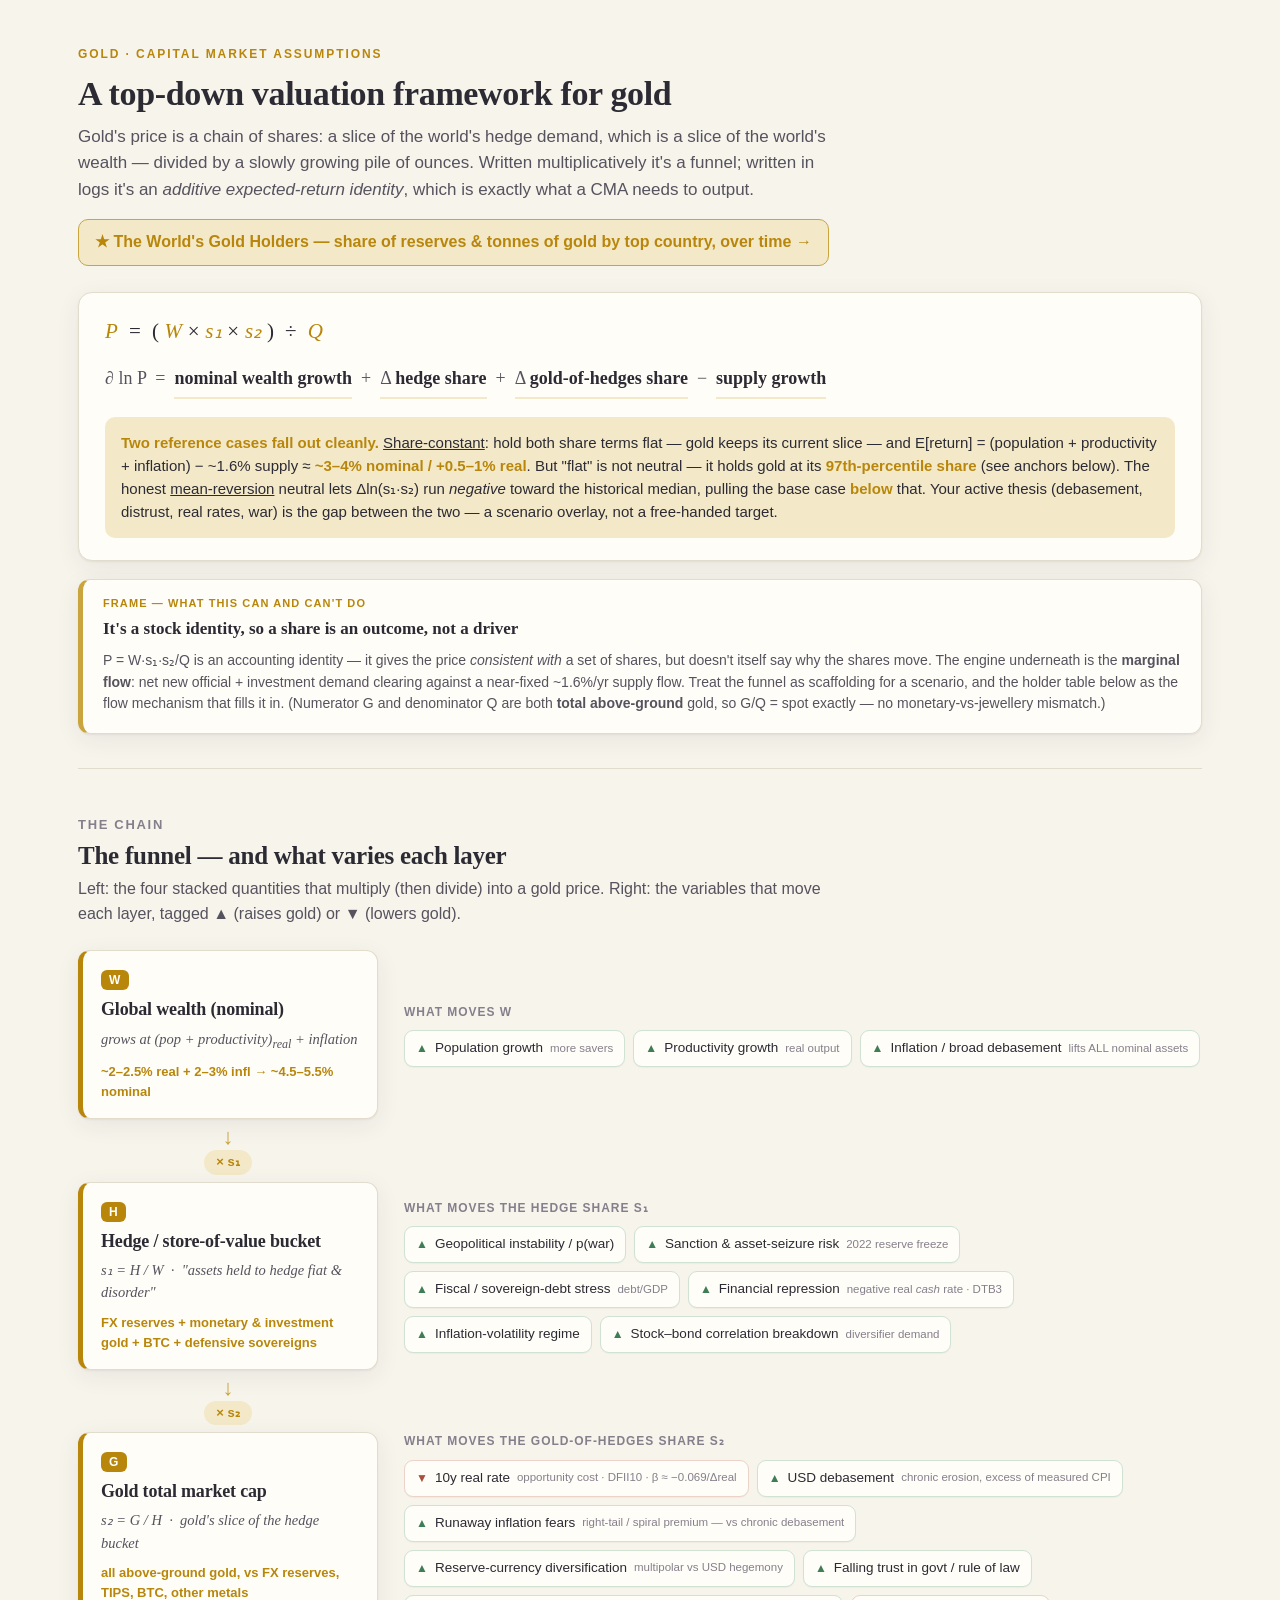
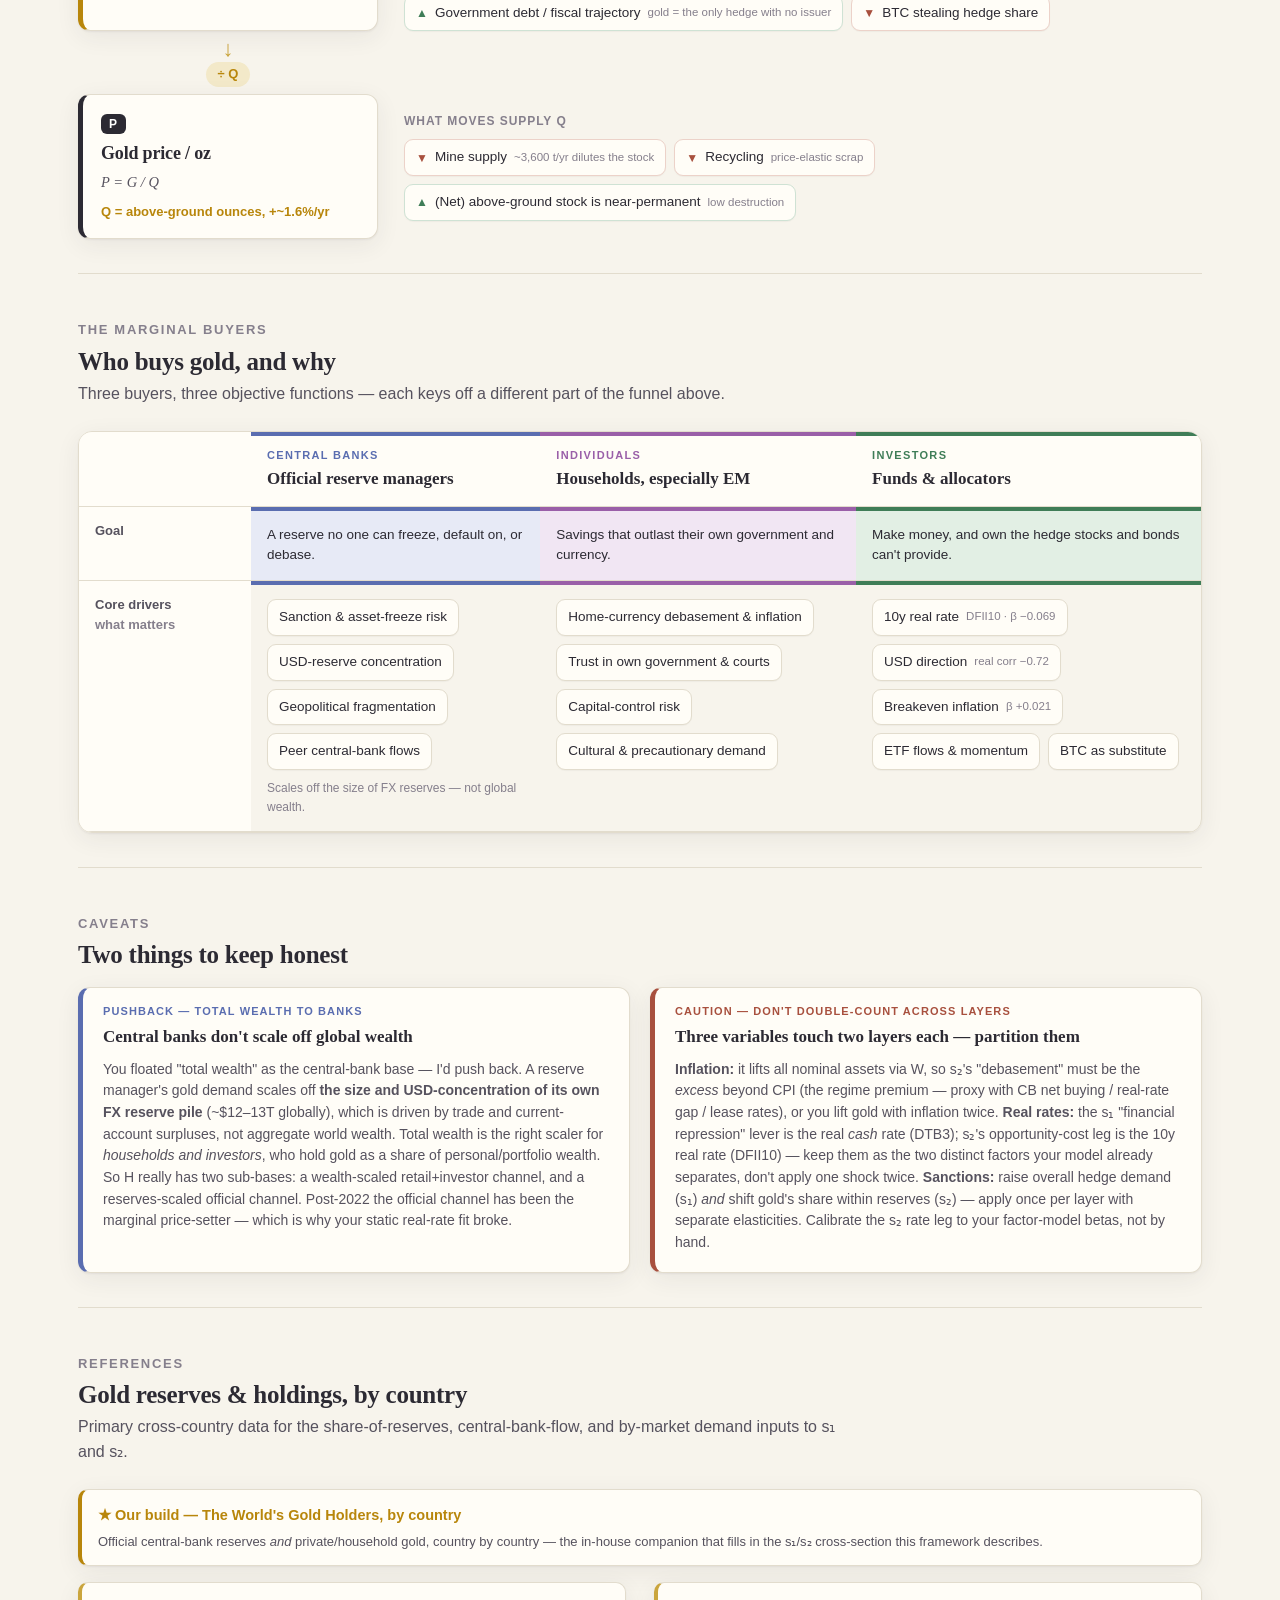
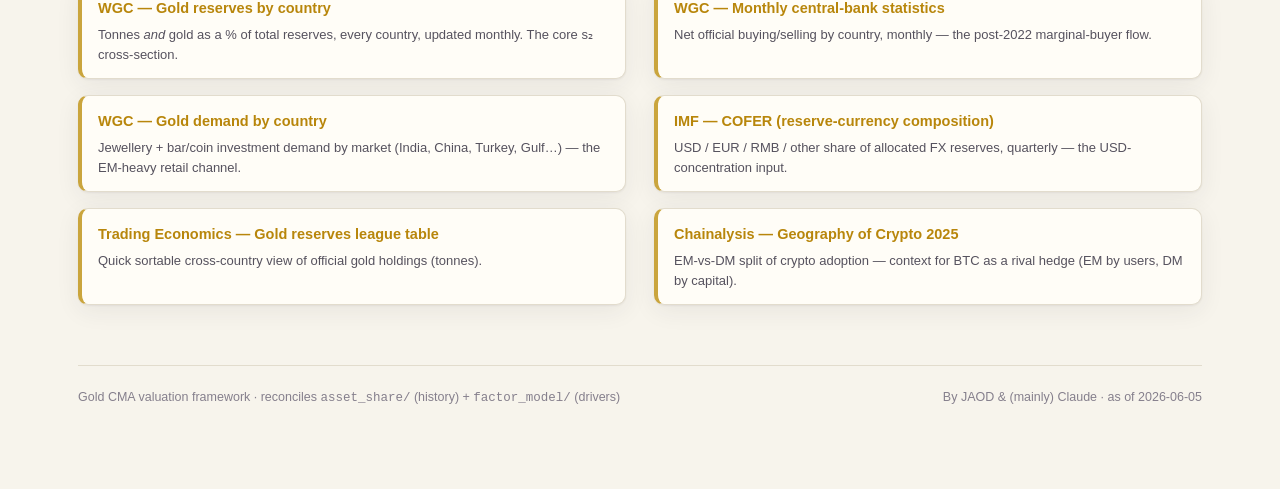
<file: cma_framework.html>
<!DOCTYPE html>
<html lang="en">
<head>
<meta charset="utf-8">
<meta name="viewport" content="width=device-width, initial-scale=1">
<title>Gold CMA — Valuation Framework</title>
<style>
  :root{
    --paper:#f7f4ec;        /* cream */
    --paper2:#fffdf7;
    --ink:#2c2a33;          /* near-black, never #000 */
    --ink2:#56525e;
    --muted:#857f8c;
    --line:#e2dccd;
    --gold:#b8860b;
    --gold2:#caa53d;
    --goldsoft:#f3e9c9;
    --up:#3f7d57;           /* raises gold demand */
    --upsoft:#e2efe4;
    --down:#a8503e;         /* lowers gold demand */
    --downsoft:#f4e3dd;
    --cb:#5a6db0;           /* central banks */
    --cbsoft:#e7eaf6;
    --ind:#9a5fa8;          /* individuals */
    --indsoft:#f1e6f3;
    --inv:#3f7d57;          /* investors */
    --invsoft:#e2efe4;
    --shadow:0 1px 2px rgba(44,42,51,.06),0 6px 24px rgba(44,42,51,.07);
  }
  *{box-sizing:border-box}
  body{
    margin:0;background:var(--paper);color:var(--ink);
    font:16px/1.55 -apple-system,BlinkMacSystemFont,"Segoe UI",Helvetica,Arial,sans-serif;
    -webkit-font-smoothing:antialiased;
  }
  .wrap{max-width:1180px;margin:0 auto;padding:48px 28px 80px}
  h1,h2,h3{font-family:Georgia,"Times New Roman",serif;font-weight:600;letter-spacing:-.01em;line-height:1.18;margin:0}
  h1{font-size:34px}
  .sub{color:var(--ink2);font-size:17px;margin:10px 0 0;max-width:760px}
  .eyebrow{font:600 12px/1 -apple-system,sans-serif;letter-spacing:.16em;text-transform:uppercase;color:var(--gold);margin-bottom:14px}
  .rule{height:1px;background:var(--line);border:0;margin:34px 0}
  section{margin-top:46px}
  .stitle{font-size:13px;font-weight:700;letter-spacing:.13em;text-transform:uppercase;color:var(--muted);margin-bottom:6px}
  .shead{font-size:25px;margin-bottom:6px}
  .sdesc{color:var(--ink2);max-width:780px;margin:4px 0 24px}

  /* ---- identity block ---- */
  .identity{
    background:var(--paper2);border:1px solid var(--line);border-radius:14px;
    padding:22px 26px;box-shadow:var(--shadow);margin-top:26px
  }
  .eq{font-family:Georgia,serif;font-size:21px;color:var(--ink);letter-spacing:.01em}
  .eq .v{color:var(--gold);font-style:italic}
  .eq2{font-family:Georgia,serif;font-size:18px;color:var(--ink2);margin-top:14px;line-height:1.9}
  .eq2 b{color:var(--ink);font-weight:600}
  .term{display:inline-block;border-bottom:2px solid var(--goldsoft);padding-bottom:1px}
  .base{margin-top:18px;padding:14px 16px;background:var(--goldsoft);border-radius:10px;font-size:15px;color:var(--ink)}
  .base b{color:var(--gold)}

  /* ---- funnel ---- */
  .funnel{display:flex;flex-direction:column;gap:0}
  .frow{display:grid;grid-template-columns:300px 1fr;gap:26px;align-items:stretch}
  .node{
    position:relative;background:var(--paper2);border:1px solid var(--line);border-left:5px solid var(--gold);
    border-radius:12px;padding:16px 18px;box-shadow:var(--shadow)
  }
  .node .tag{display:inline-block;font:700 12px/1 -apple-system,sans-serif;letter-spacing:.05em;color:#fff;background:var(--gold);border-radius:6px;padding:4px 8px;margin-bottom:9px}
  .node h3{font-size:18px}
  .node .expr{font-family:Georgia,serif;font-style:italic;color:var(--ink2);font-size:14.5px;margin-top:7px}
  .node .num{margin-top:9px;font-size:13px;color:var(--gold);font-weight:600}
  .op{
    grid-column:1;justify-self:center;display:flex;flex-direction:column;align-items:center;
    color:var(--muted);font-size:13px;padding:7px 0;font-family:Georgia,serif;font-style:italic
  }
  .op .arrow{font-size:22px;color:var(--gold2);line-height:1}
  .op .opchip{background:var(--goldsoft);color:var(--gold);font-style:normal;font-weight:700;
    border-radius:20px;padding:2px 12px;font-size:13px;margin-top:2px;font-family:-apple-system,sans-serif}
  .drivers{align-self:center}
  .drivers .dlab{font-size:12px;font-weight:700;letter-spacing:.08em;text-transform:uppercase;color:var(--muted);margin-bottom:9px}
  .dchips{display:flex;flex-wrap:wrap;gap:8px}
  .chip{
    display:inline-flex;align-items:center;gap:7px;background:var(--paper2);border:1px solid var(--line);
    border-radius:9px;padding:7px 11px;font-size:13.5px;color:var(--ink);box-shadow:0 1px 1px rgba(44,42,51,.04)
  }
  .chip .ar{font-size:12px;font-weight:800}
  .chip.up{border-color:#cfe2d4}.chip.up .ar{color:var(--up)}
  .chip.down{border-color:#ecd2c9}.chip.down .ar{color:var(--down)}
  .chip small{color:var(--muted);font-size:11.5px}

  /* ---- holder table ---- */
  .htable{width:100%;border-collapse:separate;border-spacing:0;margin-top:6px;box-shadow:var(--shadow);border-radius:14px;overflow:hidden;border:1px solid var(--line)}
  .htable th,.htable td{padding:14px 16px;text-align:left;vertical-align:top;border-bottom:1px solid var(--line);font-size:14px}
  .htable thead th{background:var(--paper2);font-family:Georgia,serif;font-size:17px;font-weight:600}
  .htable thead th .who{display:block;font:700 11px/1 -apple-system,sans-serif;letter-spacing:.12em;text-transform:uppercase;margin-bottom:5px}
  .col-cb{border-top:4px solid var(--cb)}
  .col-ind{border-top:4px solid var(--ind)}
  .col-inv{border-top:4px solid var(--inv)}
  .col-cb .who{color:var(--cb)} .col-ind .who{color:var(--ind)} .col-inv .who{color:var(--inv)}
  .htable td:first-child,.htable th:first-child{background:var(--paper2);font-weight:600;color:var(--ink2);width:172px;font-size:13px}
  .goalrow td{font-size:13.5px;line-height:1.5}
  .goalrow .col-cb{background:var(--cbsoft)}.goalrow .col-ind{background:var(--indsoft)}.goalrow .col-inv{background:var(--invsoft)}
  .lev{display:inline-block;font:700 10px/1 -apple-system,sans-serif;letter-spacing:.04em;border-radius:5px;padding:3px 6px;margin-right:5px;vertical-align:middle}
  .lev.s1{background:var(--goldsoft);color:var(--gold)}
  .lev.s2{background:#e9e4f3;color:#6a5aa6}
  .pri{font-weight:700}
  .ar-up{color:var(--up);font-weight:800}.ar-dn{color:var(--down);font-weight:800}
  .dim{color:var(--muted)}

  /* ---- callouts & anchors ---- */
  .grid2{display:grid;grid-template-columns:1fr 1fr;gap:20px;margin-top:8px}
  .call{background:var(--paper2);border:1px solid var(--line);border-radius:12px;padding:18px 20px;box-shadow:var(--shadow)}
  .call.warn{border-left:5px solid var(--down)}
  .call.push{border-left:5px solid var(--cb)}
  .call h4{margin:0 0 8px;font-family:Georgia,serif;font-size:17px}
  .call p{margin:0;color:var(--ink2);font-size:14px}
  .call .flag{font:700 11px/1 -apple-system,sans-serif;letter-spacing:.1em;text-transform:uppercase;color:var(--down);margin-bottom:7px;display:block}
  .call.push .flag{color:var(--cb)}
  .anchors{display:grid;grid-template-columns:repeat(4,1fr);gap:16px;margin-top:8px}
  .stat{background:var(--paper2);border:1px solid var(--line);border-radius:12px;padding:16px 18px;box-shadow:var(--shadow)}
  .stat .big{font-family:Georgia,serif;font-size:27px;color:var(--gold);font-weight:600}
  .stat .lab{font-size:12.5px;color:var(--ink2);margin-top:5px;line-height:1.35}
  .stat .src{font-size:11px;color:var(--muted);margin-top:7px}

  .refs{display:grid;grid-template-columns:1fr 1fr;gap:16px 28px;margin-top:6px}
  .refs .ref{background:var(--paper2);border:1px solid var(--line);border-left:4px solid var(--gold2);border-radius:10px;padding:13px 16px;box-shadow:var(--shadow)}
  .refs a{color:var(--gold);text-decoration:none;font-weight:600;font-size:14.5px}
  .refs a:hover{text-decoration:underline}
  .refs .rd{color:var(--ink2);font-size:13px;margin-top:4px}
  footer{margin-top:60px;padding-top:22px;border-top:1px solid var(--line);color:var(--muted);font-size:12.5px;display:flex;justify-content:space-between;flex-wrap:wrap;gap:8px}
  @media(max-width:820px){
    .frow{grid-template-columns:1fr}.op{justify-self:start;flex-direction:row;gap:10px}
    .anchors{grid-template-columns:1fr 1fr}.grid2{grid-template-columns:1fr}.refs{grid-template-columns:1fr}
    .htable{display:block;overflow-x:auto}
  }
</style>
</head>
<body>
<div class="wrap">

  <div class="eyebrow">Gold · Capital Market Assumptions</div>
  <h1>A top-down valuation framework for gold</h1>
  <p class="sub">Gold's price is a chain of shares: a slice of the world's hedge demand, which is a slice of the world's wealth — divided by a slowly growing pile of ounces. Written multiplicatively it's a funnel; written in logs it's an <em>additive expected-return identity</em>, which is exactly what a CMA needs to output.</p>

  <p style="margin:16px 0 0"><a href="holders/holders.html" style="display:inline-block;background:var(--goldsoft);border:1px solid var(--gold2);border-radius:10px;padding:10px 16px;color:var(--gold);font-weight:600;text-decoration:none">&#9733; The World's Gold Holders — share of reserves &amp; tonnes of gold by top country, over time &rarr;</a></p>

  <div class="identity">
    <div class="eq"><span class="v">P</span> &nbsp;=&nbsp; ( <span class="v">W</span> &times; <span class="v">s&#8321;</span> &times; <span class="v">s&#8322;</span> ) &nbsp;&divide;&nbsp; <span class="v">Q</span></div>
    <div class="eq2">
      &part; ln P &nbsp;=&nbsp;
      <span class="term"><b>nominal wealth growth</b></span> &nbsp;+&nbsp;
      <span class="term">&Delta; <b>hedge share</b></span> &nbsp;+&nbsp;
      <span class="term">&Delta; <b>gold-of-hedges share</b></span> &nbsp;&minus;&nbsp;
      <span class="term"><b>supply growth</b></span>
    </div>
    <div class="base">
      <b>Two reference cases fall out cleanly.</b> <u>Share-constant</u>: hold both share terms flat — gold keeps its current slice — and
      E[return] = (population + productivity + inflation) &minus; ~1.6% supply &asymp; <b>~3–4% nominal / +0.5–1% real</b>.
      But "flat" is not neutral — it holds gold at its <b>97th-percentile share</b> (see anchors below). The honest <u>mean-reversion</u> neutral lets &Delta;ln(s&#8321;·s&#8322;) run <em>negative</em> toward the historical median, pulling the base case <b>below</b> that. Your active thesis (debasement, distrust, real rates, war) is the gap between the two — a scenario overlay, not a free-handed target.
    </div>
  </div>

  <div class="call" style="margin-top:18px;border-left:5px solid var(--gold2)">
    <span class="flag" style="color:var(--gold)">Frame — what this can and can't do</span>
    <h4>It's a stock identity, so a share is an outcome, not a driver</h4>
    <p>P = W&middot;s&#8321;&middot;s&#8322;/Q is an accounting identity — it gives the price <em>consistent with</em> a set of shares, but doesn't itself say why the shares move. The engine underneath is the <b>marginal flow</b>: net new official + investment demand clearing against a near-fixed ~1.6%/yr supply flow. Treat the funnel as scaffolding for a scenario, and the holder table below as the flow mechanism that fills it in. (Numerator G and denominator Q are both <b>total above-ground</b> gold, so G/Q = spot exactly — no monetary-vs-jewellery mismatch.)</p>
  </div>

  <hr class="rule">

  <!-- ============ FUNNEL ============ -->
  <section>
    <div class="stitle">The chain</div>
    <h2 class="shead">The funnel &mdash; and what varies each layer</h2>
    <p class="sdesc">Left: the four stacked quantities that multiply (then divide) into a gold price. Right: the variables that move each layer, tagged ▲ (raises gold) or ▼ (lowers gold).</p>

    <div class="funnel">

      <!-- W -->
      <div class="frow">
        <div class="node">
          <span class="tag">W</span>
          <h3>Global wealth (nominal)</h3>
          <div class="expr">grows at (pop + productivity)<sub>real</sub> + inflation</div>
          <div class="num">~2–2.5% real + 2–3% infl &rarr; ~4.5–5.5% nominal</div>
        </div>
        <div class="drivers">
          <div class="dlab">What moves W</div>
          <div class="dchips">
            <span class="chip up"><span class="ar">▲</span> Population growth <small>more savers</small></span>
            <span class="chip up"><span class="ar">▲</span> Productivity growth <small>real output</small></span>
            <span class="chip up"><span class="ar">▲</span> Inflation / broad debasement <small>lifts ALL nominal assets</small></span>
          </div>
        </div>
      </div>

      <div class="frow"><div class="op"><span class="arrow">&darr;</span><span class="opchip">&times; s&#8321;</span></div></div>

      <!-- H -->
      <div class="frow">
        <div class="node">
          <span class="tag">H</span>
          <h3>Hedge / store-of-value bucket</h3>
          <div class="expr">s&#8321; = H / W &nbsp;·&nbsp; "assets held to hedge fiat &amp; disorder"</div>
          <div class="num">FX reserves + monetary &amp; investment gold + BTC + defensive sovereigns</div>
        </div>
        <div class="drivers">
          <div class="dlab">What moves the hedge share s&#8321;</div>
          <div class="dchips">
            <span class="chip up"><span class="ar">▲</span> Geopolitical instability / p(war)</span>
            <span class="chip up"><span class="ar">▲</span> Sanction &amp; asset-seizure risk <small>2022 reserve freeze</small></span>
            <span class="chip up"><span class="ar">▲</span> Fiscal / sovereign-debt stress <small>debt/GDP</small></span>
            <span class="chip up"><span class="ar">▲</span> Financial repression <small>negative real <em>cash</em> rate · DTB3</small></span>
            <span class="chip up"><span class="ar">▲</span> Inflation-volatility regime</span>
            <span class="chip up"><span class="ar">▲</span> Stock–bond correlation breakdown <small>diversifier demand</small></span>
          </div>
        </div>
      </div>

      <div class="frow"><div class="op"><span class="arrow">&darr;</span><span class="opchip">&times; s&#8322;</span></div></div>

      <!-- G -->
      <div class="frow">
        <div class="node">
          <span class="tag">G</span>
          <h3>Gold total market cap</h3>
          <div class="expr">s&#8322; = G / H &nbsp;·&nbsp; gold's slice of the hedge bucket</div>
          <div class="num">all above-ground gold, vs FX reserves, TIPS, BTC, other metals</div>
        </div>
        <div class="drivers">
          <div class="dlab">What moves the gold-of-hedges share s&#8322;</div>
          <div class="dchips">
            <span class="chip down"><span class="ar">▼</span> 10y real rate <small>opportunity cost · DFII10 · β &asymp; &minus;0.069/Δreal</small></span>
            <span class="chip up"><span class="ar">▲</span> USD debasement <small>chronic erosion, excess of measured CPI</small></span>
            <span class="chip up"><span class="ar">▲</span> Runaway inflation fears <small>right-tail / spiral premium &mdash; vs chronic debasement</small></span>
            <span class="chip up"><span class="ar">▲</span> Reserve-currency diversification <small>multipolar vs USD hegemony</small></span>
            <span class="chip up"><span class="ar">▲</span> Falling trust in govt / rule of law</span>
            <span class="chip up"><span class="ar">▲</span> Government debt / fiscal trajectory <small>gold = the only hedge with no issuer</small></span>
            <span class="chip down"><span class="ar">▼</span> BTC stealing hedge share</span>
          </div>
        </div>
      </div>

      <div class="frow"><div class="op"><span class="arrow">&darr;</span><span class="opchip">&divide; Q</span></div></div>

      <!-- P -->
      <div class="frow">
        <div class="node" style="border-left-color:var(--ink)">
          <span class="tag" style="background:var(--ink)">P</span>
          <h3>Gold price / oz</h3>
          <div class="expr">P = G / Q</div>
          <div class="num">Q = above-ground ounces, +~1.6%/yr</div>
        </div>
        <div class="drivers">
          <div class="dlab">What moves supply Q</div>
          <div class="dchips">
            <span class="chip down"><span class="ar">▼</span> Mine supply <small>~3,600 t/yr dilutes the stock</small></span>
            <span class="chip down"><span class="ar">▼</span> Recycling <small>price-elastic scrap</small></span>
            <span class="chip up"><span class="ar">▲</span> (Net) above-ground stock is near-permanent <small>low destruction</small></span>
          </div>
        </div>
      </div>

    </div>
  </section>

  <hr class="rule">

  <!-- ============ WHO BUYS ============ -->
  <section>
    <div class="stitle">The marginal buyers</div>
    <h2 class="shead">Who buys gold, and why</h2>
    <p class="sdesc">Three buyers, three objective functions — each keys off a different part of the funnel above.</p>

    <table class="htable">
      <thead>
        <tr>
          <th></th>
          <th class="col-cb"><span class="who">Central banks</span>Official reserve managers</th>
          <th class="col-ind"><span class="who">Individuals</span>Households, especially EM</th>
          <th class="col-inv"><span class="who">Investors</span>Funds &amp; allocators</th>
        </tr>
      </thead>
      <tbody>
        <tr class="goalrow">
          <td>Goal</td>
          <td class="col-cb">A reserve no one can freeze, default on, or debase.</td>
          <td class="col-ind">Savings that outlast their own government and currency.</td>
          <td class="col-inv">Make money, and own the hedge stocks and bonds can't provide.</td>
        </tr>
        <tr>
          <td>Core drivers<br><span class="dim">what matters</span></td>
          <td class="col-cb">
            <div class="dchips">
              <span class="chip">Sanction &amp; asset-freeze risk</span>
              <span class="chip">USD-reserve concentration</span>
              <span class="chip">Geopolitical fragmentation</span>
              <span class="chip">Peer central-bank flows</span>
            </div>
            <div style="margin-top:9px;font-size:12px;color:var(--muted)">Scales off the size of FX reserves — not global wealth.</div>
          </td>
          <td class="col-ind">
            <div class="dchips">
              <span class="chip">Home-currency debasement &amp; inflation</span>
              <span class="chip">Trust in own government &amp; courts</span>
              <span class="chip">Capital-control risk</span>
              <span class="chip">Cultural &amp; precautionary demand</span>
            </div>
          </td>
          <td class="col-inv">
            <div class="dchips">
              <span class="chip">10y real rate <small>DFII10 · β &minus;0.069</small></span>
              <span class="chip">USD direction <small>real corr &minus;0.72</small></span>
              <span class="chip">Breakeven inflation <small>β +0.021</small></span>
              <span class="chip">ETF flows &amp; momentum</span>
              <span class="chip">BTC as substitute</span>
            </div>
          </td>
        </tr>
      </tbody>
    </table>
  </section>

  <hr class="rule">

  <!-- ============ ANCHORS ============ -->
  <section>
    <div class="stitle">Caveats</div>
    <h2 class="shead">Two things to keep honest</h2>

    <div class="grid2" style="margin-top:18px">
      <div class="call push">
        <span class="flag">Pushback — total wealth to banks</span>
        <h4>Central banks don't scale off global wealth</h4>
        <p>You floated "total wealth" as the central-bank base — I'd push back. A reserve manager's gold demand scales off <b>the size and USD-concentration of its own FX reserve pile</b> (~$12–13T globally), which is driven by trade and current-account surpluses, not aggregate world wealth. Total wealth is the right scaler for <em>households and investors</em>, who hold gold as a share of personal/portfolio wealth. So H really has two sub-bases: a wealth-scaled retail+investor channel, and a reserves-scaled official channel. Post-2022 the official channel has been the marginal price-setter — which is why your static real-rate fit broke.</p>
      </div>
      <div class="call warn">
        <span class="flag">Caution — don't double-count across layers</span>
        <h4>Three variables touch two layers each — partition them</h4>
        <p><b>Inflation:</b> it lifts all nominal assets via W, so s&#8322;'s "debasement" must be the <em>excess</em> beyond CPI (the regime premium — proxy with CB net buying / real-rate gap / lease rates), or you lift gold with inflation twice. <b>Real rates:</b> the s&#8321; "financial repression" lever is the real <em>cash</em> rate (DTB3); s&#8322;'s opportunity-cost leg is the 10y real rate (DFII10) — keep them as the two distinct factors your model already separates, don't apply one shock twice. <b>Sanctions:</b> raise overall hedge demand (s&#8321;) <em>and</em> shift gold's share within reserves (s&#8322;) — apply once per layer with separate elasticities. Calibrate the s&#8322; rate leg to your factor-model betas, not by hand.</p>
      </div>
    </div>
  </section>

  <hr class="rule">

  <!-- ============ REFERENCES ============ -->
  <section>
    <div class="stitle">References</div>
    <h2 class="shead">Gold reserves &amp; holdings, by country</h2>
    <p class="sdesc">Primary cross-country data for the share-of-reserves, central-bank-flow, and by-market demand inputs to s&#8321; and s&#8322;.</p>
    <div class="refs">
      <div class="ref" style="border-left-color:var(--gold);grid-column:1 / -1">
        <a href="holders/holders.html">&#9733; Our build — The World's Gold Holders, by country</a>
        <div class="rd">Official central-bank reserves <em>and</em> private/household gold, country by country — the in-house companion that fills in the s&#8321;/s&#8322; cross-section this framework describes.</div>
      </div>
      <div class="ref">
        <a href="https://www.gold.org/goldhub/data/gold-reserves-by-country" target="_blank" rel="noopener">WGC — Gold reserves by country</a>
        <div class="rd">Tonnes <em>and</em> gold as a % of total reserves, every country, updated monthly. The core s&#8322; cross-section.</div>
      </div>
      <div class="ref">
        <a href="https://www.gold.org/goldhub/data/monthly-central-bank-statistics" target="_blank" rel="noopener">WGC — Monthly central-bank statistics</a>
        <div class="rd">Net official buying/selling by country, monthly — the post-2022 marginal-buyer flow.</div>
      </div>
      <div class="ref">
        <a href="https://www.gold.org/goldhub/data/gold-demand-by-country" target="_blank" rel="noopener">WGC — Gold demand by country</a>
        <div class="rd">Jewellery + bar/coin investment demand by market (India, China, Turkey, Gulf…) — the EM-heavy retail channel.</div>
      </div>
      <div class="ref">
        <a href="https://data.imf.org/en/datasets/IMF.STA:COFER" target="_blank" rel="noopener">IMF — COFER (reserve-currency composition)</a>
        <div class="rd">USD / EUR / RMB / other share of allocated FX reserves, quarterly — the USD-concentration input.</div>
      </div>
      <div class="ref">
        <a href="https://tradingeconomics.com/country-list/gold-reserves" target="_blank" rel="noopener">Trading Economics — Gold reserves league table</a>
        <div class="rd">Quick sortable cross-country view of official gold holdings (tonnes).</div>
      </div>
      <div class="ref">
        <a href="https://www.chainalysis.com/blog/2025-global-crypto-adoption-index/" target="_blank" rel="noopener">Chainalysis — Geography of Crypto 2025</a>
        <div class="rd">EM-vs-DM split of crypto adoption — context for BTC as a rival hedge (EM by users, DM by capital).</div>
      </div>
    </div>
  </section>

  <footer>
    <span>Gold CMA valuation framework · reconciles <code>asset_share/</code> (history) + <code>factor_model/</code> (drivers)</span>
    <span>By JAOD &amp; (mainly) Claude · as of 2026-06-05</span>
  </footer>

</div>
</body>
</html>
</file>
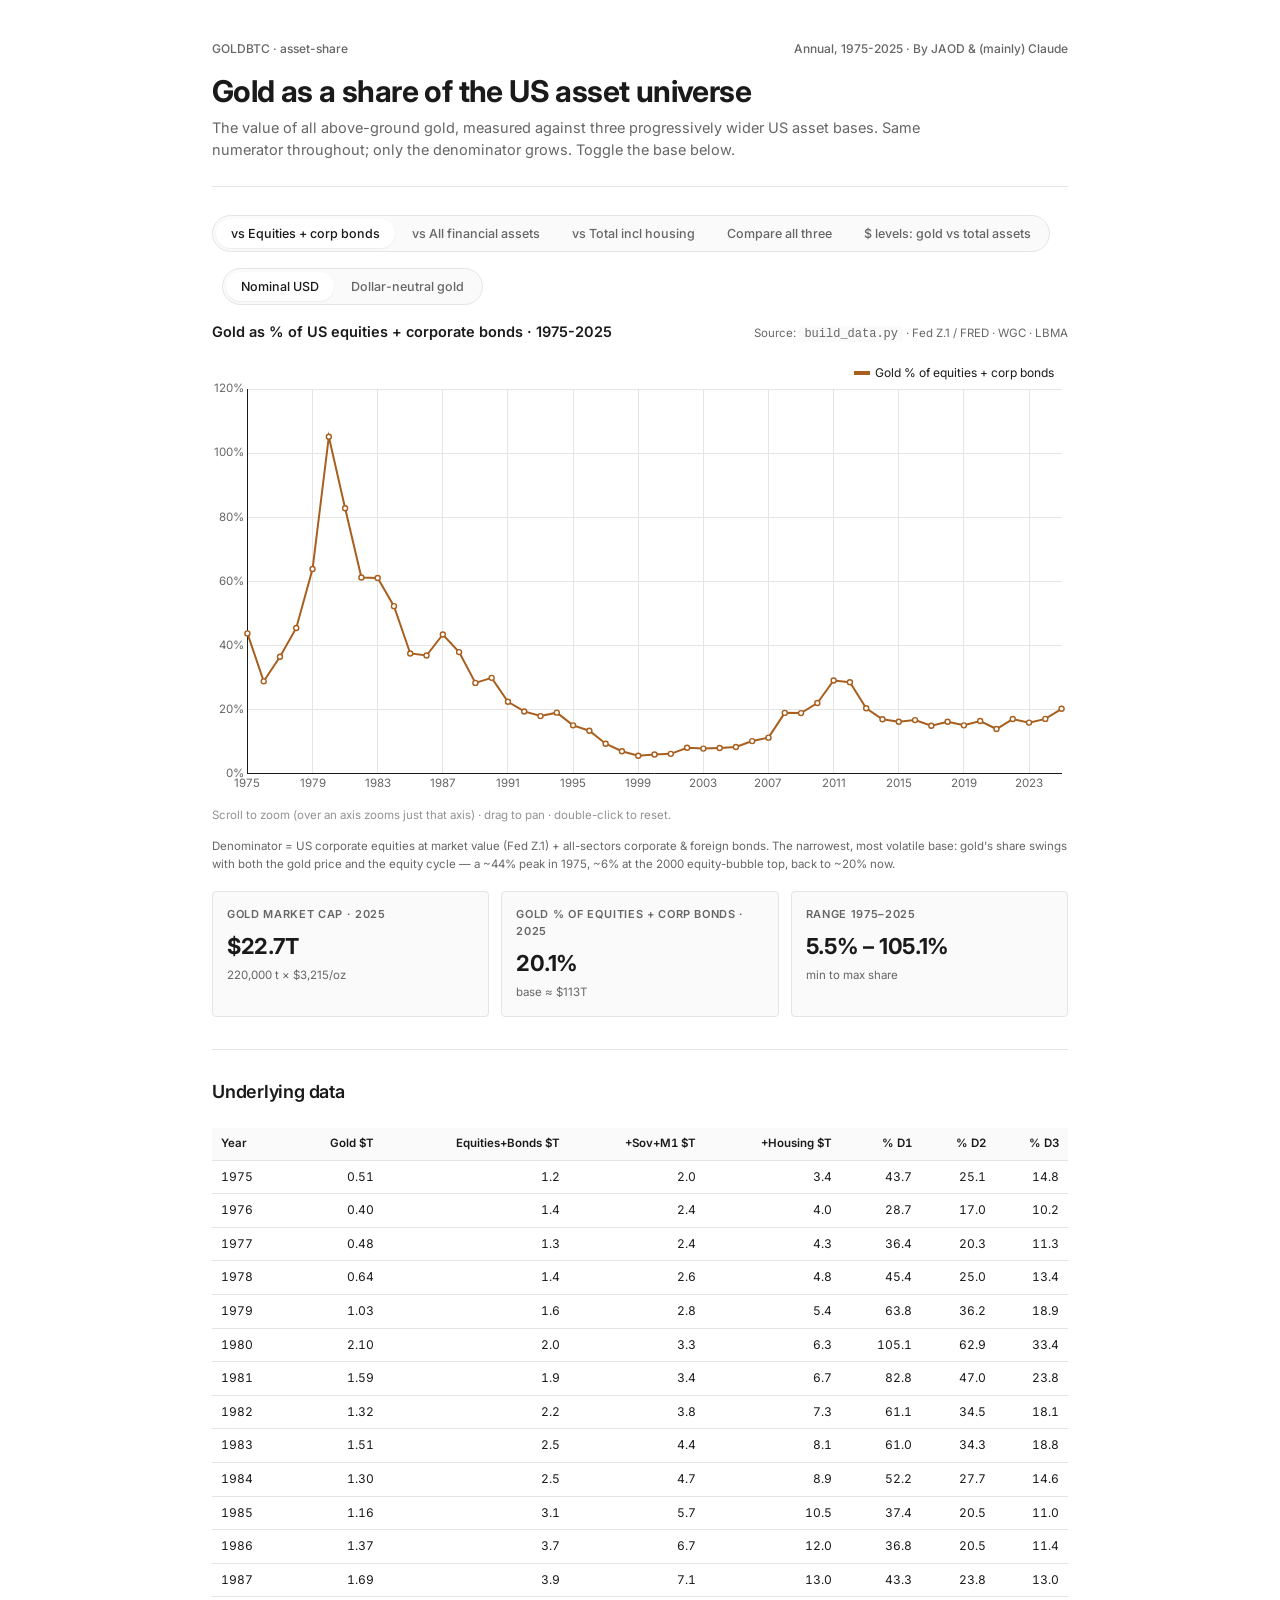
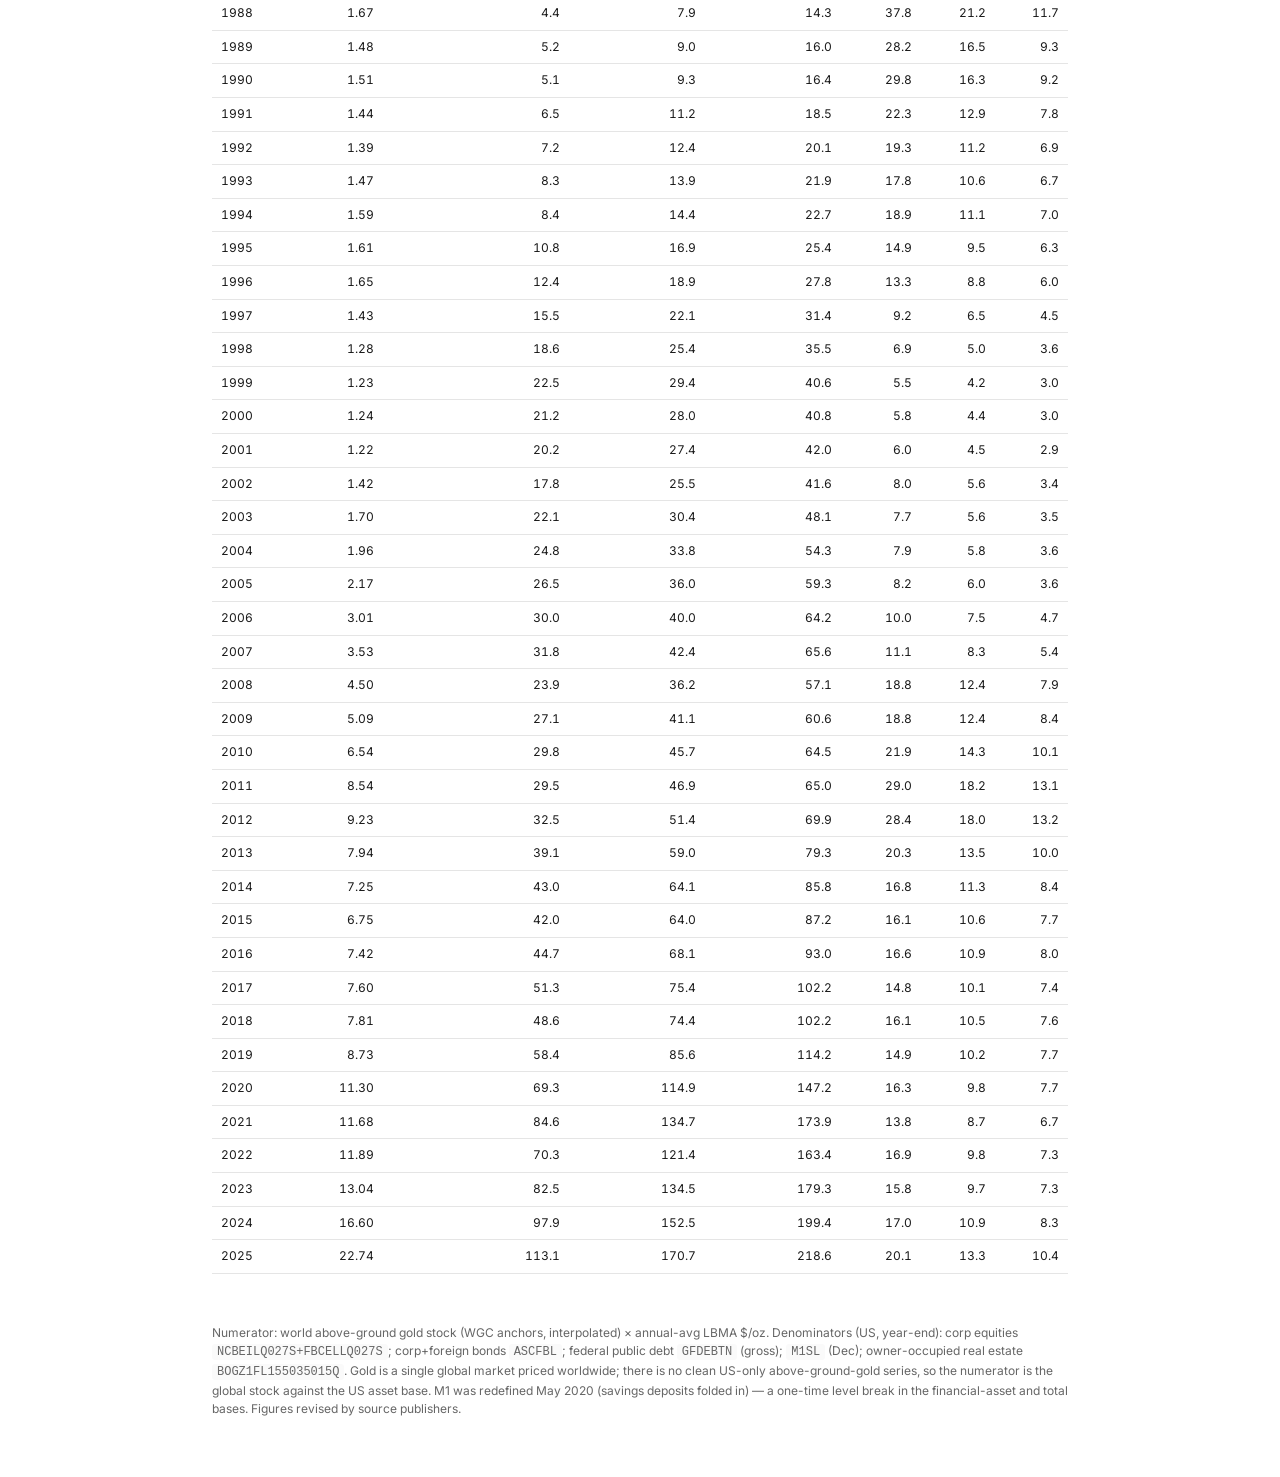
<file: asset_share/gold_share.html>
<!doctype html>
<html lang="en">
<head>
<meta charset="utf-8" />
<meta name="viewport" content="width=device-width,initial-scale=1" />
<title>Gold as a share of US asset bases · 1975-2025</title>
<link rel="preconnect" href="https://fonts.googleapis.com" />
<link href="https://fonts.googleapis.com/css2?family=Inter:wght@400;500;600;700&display=swap" rel="stylesheet" />
<script src="chart.umd.min.js"></script>
<script src="chartjs-plugin-zoom.min.js"></script>
<style>
  :root{
    --bg:#FFFFFF; --ink:#1A1A1A; --mute:#666; --rule:#E5E5E5; --tint:#FAFAFA;
    --gold:#A85F1E; --teal:#1F4E5F; --slate:#7A8B99;
    --sans:"Inter",-apple-system,"Helvetica Neue",Arial,sans-serif;
  }
  *{box-sizing:border-box;}
  html,body{background:var(--bg);color:var(--ink);margin:0;padding:0;}
  body{font-family:var(--sans);font-size:15px;line-height:1.55;-webkit-font-smoothing:antialiased;}
  .wrap{max-width:920px;margin:0 auto;padding:0 32px;}
  code{font-family:ui-monospace,Menlo,monospace;font-size:12px;background:var(--tint);padding:1px 5px;border-radius:3px;}
  .mast{padding:40px 0 24px;border-bottom:1px solid var(--rule);}
  .mast-meta{display:flex;justify-content:space-between;font-size:12px;color:var(--mute);font-weight:500;margin-bottom:14px;}
  h1{font-size:30px;font-weight:700;letter-spacing:-0.02em;margin:0 0 8px;line-height:1.2;}
  h1 + p{color:var(--mute);font-size:14.5px;margin:0;max-width:760px;}
  section{padding:28px 0;border-bottom:1px solid var(--rule);}
  section:last-of-type{border-bottom:0;}
  h2{font-size:18px;font-weight:600;letter-spacing:-0.012em;margin:0 0 14px;}
  .toggle{display:inline-flex;flex-wrap:wrap;gap:2px;padding:3px;background:var(--tint);border:1px solid var(--rule);border-radius:999px;margin-bottom:16px;}
  .tbtn,.ubtn{font-family:var(--sans);font-size:12.5px;font-weight:500;color:var(--mute);background:transparent;border:0;cursor:pointer;padding:7px 15px;border-radius:999px;}
  .tbtn.active,.ubtn.active{color:var(--ink);background:var(--bg);box-shadow:0 1px 2px rgba(0,0,0,.06);}
  .tbtn:hover:not(.active),.ubtn:hover:not(.active){color:var(--ink);}
  .chart-head{display:flex;justify-content:space-between;gap:8px;align-items:baseline;margin-bottom:10px;}
  .chart-title{font-size:14.5px;font-weight:600;}
  .chart-source{font-size:11.5px;color:var(--mute);}
  .chart-box{height:440px;}
  .stat-strip{display:grid;grid-template-columns:repeat(3,1fr);gap:12px;margin:18px 0 4px;}
  .stat-cell{padding:14px;border:1px solid var(--rule);border-radius:4px;background:var(--tint);}
  .stat-cell .lbl{font-size:11px;color:var(--mute);text-transform:uppercase;letter-spacing:.06em;margin-bottom:6px;font-weight:600;}
  .stat-cell .val{font-size:22px;font-weight:700;letter-spacing:-0.012em;}
  .stat-cell .sub{font-size:11.5px;color:var(--mute);margin-top:4px;}
  .fn{font-size:11.5px;color:var(--mute);line-height:1.5;margin:14px 0 0;}
  table{width:100%;border-collapse:collapse;font-size:12px;margin-top:8px;}
  th,td{padding:7px 9px;text-align:right;border-bottom:1px solid var(--rule);font-variant-numeric:tabular-nums;}
  th{background:var(--tint);font-weight:600;font-size:11.5px;}
  th:first-child,td:first-child{text-align:left;}
  .colophon{padding:22px 0 60px;font-size:12px;color:var(--mute);}
</style>
</head>
<body>
<main class="wrap">
  <header class="mast">
    <div class="mast-meta"><span>GOLDBTC · asset-share</span><span>Annual, 1975-2025 · By JAOD &amp; (mainly) Claude</span></div>
    <h1>Gold as a share of the US asset universe</h1>
    <p>The value of all above-ground gold, measured against three progressively wider US asset bases.
       Same numerator throughout; only the denominator grows. Toggle the base below.</p>
  </header>

  <section>
    <div class="toggle" role="tablist">
      <button class="tbtn active" data-view="d1" type="button">vs Equities + corp bonds</button>
      <button class="tbtn" data-view="d2" type="button">vs All financial assets</button>
      <button class="tbtn" data-view="d3" type="button">vs Total incl housing</button>
      <button class="tbtn" data-view="all" type="button">Compare all three</button>
      <button class="tbtn" data-view="levels" type="button">$ levels: gold vs total assets</button>
    </div>
    <div class="toggle" role="tablist" style="margin-left:10px;">
      <button class="ubtn active" data-usd="nom" type="button">Nominal USD</button>
      <button class="ubtn" data-usd="adj" type="button">Dollar-neutral gold</button>
    </div>
    <div class="chart-head">
      <div class="chart-title" id="ctitle"></div>
      <div class="chart-source">Source: <code>build_data.py</code> · Fed Z.1 / FRED · WGC · LBMA</div>
    </div>
    <div class="chart-box"><canvas id="chart"></canvas></div>
    <p class="fn" style="opacity:.7">Scroll to zoom (over an axis zooms just that axis) · drag to pan · double-click to reset.</p>
    <p class="fn" id="cnote"></p>

    <div class="stat-strip" id="stats"></div>
  </section>

  <section>
    <h2>Underlying data</h2>
    <div style="overflow-x:auto;"><table id="tbl"><thead></thead><tbody></tbody></table></div>
  </section>

  <div class="colophon">
    Numerator: world above-ground gold stock (WGC anchors, interpolated) &times; annual-avg LBMA $/oz.
    Denominators (US, year-end): corp equities <code>NCBEILQ027S+FBCELLQ027S</code>; corp+foreign bonds <code>ASCFBL</code>;
    federal public debt <code>GFDEBTN</code> (gross); <code>M1SL</code> (Dec); owner-occupied real estate <code>BOGZ1FL155035015Q</code>.
    Gold is a single global market priced worldwide; there is no clean US-only above-ground-gold series, so the numerator is the
    global stock against the US asset base. M1 was redefined May 2020 (savings deposits folded in) &mdash; a one-time level break in the
    financial-asset and total bases. Figures revised by source publishers.
  </div>
</main>

<script>
const DATA = {"asof":"2026-06-05","usd_adjustment":{"beta":-0.9753,"r2":0.0767,"n_months":640,"window":"1973-02..2026-05","base":"50yr geomean dollar","base_twusd":93.2,"method":"OLS of monthly d-log(gold) on d-log(trade-weighted USD); gold_adj = gold*(TWUSD_t/TWUSD_base)^(-beta), base = 1975-2025 geomean. TWUSD = TWEXMMTH spliced to TWEXAFEGSMTH."},"definitions":{"numerator":"global above-ground gold stock (t) * 32150.7 oz/t * annual-avg LBMA $/oz","D1_equities_plus_corp_bonds":"US corp equities mkt value (NCBEILQ027S+FBCELLQ027S) + all-sectors corporate & foreign bonds (ASCFBL)","D2_all_financial_assets":"D1 + gross federal public debt (GFDEBTN) + M1 (M1SL, Dec)","D3_total_incl_housing":"D2 + households owner-occupied real estate at market value (BOGZ1FL155035015Q)","frequency":"annual, year-end (Z.1 Q4 level; M1 December)","scope_note":"denominators are US (Fed Z.1/FRED); numerator is the global gold stock (one world price). M1 redefined May 2020 -> visible level break in D2/D3."},"sources":["Gold price: LBMA annual-average $/oz","Above-ground stock: World Gold Council annual estimates (anchors, linearly interpolated)","Federal Reserve Z.1 Financial Accounts via FRED: NCBEILQ027S, FBCELLQ027S, ASCFBL, GFDEBTN, BOGZ1FL155035015Q","FRED M1SL"],"series":[{"year":1975,"gold_stock_t":98500,"gold_price":161,"gold_mcap_tn":0.51,"gold_mcap_adj_tn":0.578,"global_total_tn":65.0,"pct_global":0.78,"pct_global_adj":0.89,"usd_factor":1.134,"pct_d1_adj":49.53,"pct_d2_adj":28.47,"pct_d3_adj":16.79,"equities_tn":0.83,"corp_bonds_tn":0.34,"sovereign_tn":0.58,"m1_tn":0.29,"housing_tn":1.41,"d1_tn":1.17,"d2_tn":2.03,"d3_tn":3.44,"pct_d1":43.67,"pct_d2":25.1,"pct_d3":14.8},{"year":1976,"gold_stock_t":100000,"gold_price":125,"gold_mcap_tn":0.402,"gold_mcap_adj_tn":0.463,"global_total_tn":70.0,"pct_global":0.57,"pct_global_adj":0.66,"usd_factor":1.153,"pct_d1_adj":33.07,"pct_d2_adj":19.62,"pct_d3_adj":11.73,"equities_tn":1.02,"corp_bonds_tn":0.38,"sovereign_tn":0.65,"m1_tn":0.31,"housing_tn":1.59,"d1_tn":1.4,"d2_tn":2.36,"d3_tn":3.95,"pct_d1":28.69,"pct_d2":17.03,"pct_d3":10.17},{"year":1977,"gold_stock_t":101500,"gold_price":148,"gold_mcap_tn":0.483,"gold_mcap_adj_tn":0.528,"global_total_tn":75.0,"pct_global":0.64,"pct_global_adj":0.7,"usd_factor":1.094,"pct_d1_adj":39.78,"pct_d2_adj":22.22,"pct_d3_adj":12.39,"equities_tn":0.91,"corp_bonds_tn":0.42,"sovereign_tn":0.72,"m1_tn":0.33,"housing_tn":1.89,"d1_tn":1.33,"d2_tn":2.38,"d3_tn":4.26,"pct_d1":36.36,"pct_d2":20.31,"pct_d3":11.32},{"year":1978,"gold_stock_t":103000,"gold_price":193,"gold_mcap_tn":0.639,"gold_mcap_adj_tn":0.648,"global_total_tn":80.0,"pct_global":0.8,"pct_global_adj":0.81,"usd_factor":1.015,"pct_d1_adj":46.04,"pct_d2_adj":25.38,"pct_d3_adj":13.61,"equities_tn":0.96,"corp_bonds_tn":0.45,"sovereign_tn":0.79,"m1_tn":0.36,"housing_tn":2.21,"d1_tn":1.41,"d2_tn":2.56,"d3_tn":4.77,"pct_d1":45.37,"pct_d2":25.01,"pct_d3":13.41},{"year":1979,"gold_stock_t":104500,"gold_price":306,"gold_mcap_tn":1.028,"gold_mcap_adj_tn":1.058,"global_total_tn":85.0,"pct_global":1.21,"pct_global_adj":1.24,"usd_factor":1.029,"pct_d1_adj":65.64,"pct_d2_adj":37.27,"pct_d3_adj":19.44,"equities_tn":1.13,"corp_bonds_tn":0.48,"sovereign_tn":0.85,"m1_tn":0.38,"housing_tn":2.6,"d1_tn":1.61,"d2_tn":2.84,"d3_tn":5.44,"pct_d1":63.78,"pct_d2":36.22,"pct_d3":18.89},{"year":1980,"gold_stock_t":106000,"gold_price":615,"gold_mcap_tn":2.096,"gold_mcap_adj_tn":2.172,"global_total_tn":90.0,"pct_global":2.33,"pct_global_adj":2.41,"usd_factor":1.036,"pct_d1_adj":108.9,"pct_d2_adj":65.16,"pct_d3_adj":34.6,"equities_tn":1.48,"corp_bonds_tn":0.52,"sovereign_tn":0.93,"m1_tn":0.41,"housing_tn":2.94,"d1_tn":1.99,"d2_tn":3.33,"d3_tn":6.28,"pct_d1":105.1,"pct_d2":62.89,"pct_d3":33.4},{"year":1981,"gold_stock_t":107600,"gold_price":460,"gold_mcap_tn":1.591,"gold_mcap_adj_tn":1.796,"global_total_tn":97.4,"pct_global":1.63,"pct_global_adj":1.84,"usd_factor":1.129,"pct_d1_adj":93.4,"pct_d2_adj":53.0,"pct_d3_adj":26.88,"equities_tn":1.37,"corp_bonds_tn":0.56,"sovereign_tn":1.03,"m1_tn":0.44,"housing_tn":3.29,"d1_tn":1.92,"d2_tn":3.39,"d3_tn":6.68,"pct_d1":82.76,"pct_d2":46.97,"pct_d3":23.82},{"year":1982,"gold_stock_t":109200,"gold_price":376,"gold_mcap_tn":1.32,"gold_mcap_adj_tn":1.655,"global_total_tn":104.8,"pct_global":1.26,"pct_global_adj":1.58,"usd_factor":1.253,"pct_d1_adj":76.63,"pct_d2_adj":43.19,"pct_d3_adj":22.73,"equities_tn":1.55,"corp_bonds_tn":0.61,"sovereign_tn":1.2,"m1_tn":0.47,"housing_tn":3.45,"d1_tn":2.16,"d2_tn":3.83,"d3_tn":7.28,"pct_d1":61.14,"pct_d2":34.46,"pct_d3":18.14},{"year":1983,"gold_stock_t":110800,"gold_price":424,"gold_mcap_tn":1.51,"gold_mcap_adj_tn":2.002,"global_total_tn":112.2,"pct_global":1.35,"pct_global_adj":1.78,"usd_factor":1.325,"pct_d1_adj":80.77,"pct_d2_adj":45.39,"pct_d3_adj":24.87,"equities_tn":1.83,"corp_bonds_tn":0.65,"sovereign_tn":1.41,"m1_tn":0.52,"housing_tn":3.64,"d1_tn":2.48,"d2_tn":4.41,"d3_tn":8.05,"pct_d1":60.95,"pct_d2":34.25,"pct_d3":18.76},{"year":1984,"gold_stock_t":112400,"gold_price":361,"gold_mcap_tn":1.305,"gold_mcap_adj_tn":1.889,"global_total_tn":119.6,"pct_global":1.09,"pct_global_adj":1.58,"usd_factor":1.448,"pct_d1_adj":75.54,"pct_d2_adj":40.06,"pct_d3_adj":21.16,"equities_tn":1.76,"corp_bonds_tn":0.74,"sovereign_tn":1.66,"m1_tn":0.55,"housing_tn":4.21,"d1_tn":2.5,"d2_tn":4.72,"d3_tn":8.92,"pct_d1":52.17,"pct_d2":27.67,"pct_d3":14.62},{"year":1985,"gold_stock_t":114000,"gold_price":317,"gold_mcap_tn":1.162,"gold_mcap_adj_tn":1.504,"global_total_tn":127.0,"pct_global":0.91,"pct_global_adj":1.18,"usd_factor":1.295,"pct_d1_adj":48.42,"pct_d2_adj":26.52,"pct_d3_adj":14.29,"equities_tn":2.23,"corp_bonds_tn":0.88,"sovereign_tn":1.95,"m1_tn":0.62,"housing_tn":4.85,"d1_tn":3.11,"d2_tn":5.67,"d3_tn":10.52,"pct_d1":37.4,"pct_d2":20.48,"pct_d3":11.04},{"year":1986,"gold_stock_t":115700,"gold_price":368,"gold_mcap_tn":1.369,"gold_mcap_adj_tn":1.554,"global_total_tn":135.6,"pct_global":1.01,"pct_global_adj":1.15,"usd_factor":1.135,"pct_d1_adj":41.72,"pct_d2_adj":23.32,"pct_d3_adj":12.91,"equities_tn":2.61,"corp_bonds_tn":1.12,"sovereign_tn":2.21,"m1_tn":0.72,"housing_tn":5.37,"d1_tn":3.72,"d2_tn":6.66,"d3_tn":12.04,"pct_d1":36.75,"pct_d2":20.54,"pct_d3":11.37},{"year":1987,"gold_stock_t":117400,"gold_price":447,"gold_mcap_tn":1.687,"gold_mcap_adj_tn":1.626,"global_total_tn":144.2,"pct_global":1.17,"pct_global_adj":1.13,"usd_factor":0.964,"pct_d1_adj":41.74,"pct_d2_adj":22.97,"pct_d3_adj":12.54,"equities_tn":2.62,"corp_bonds_tn":1.28,"sovereign_tn":2.43,"m1_tn":0.75,"housing_tn":5.89,"d1_tn":3.89,"d2_tn":7.08,"d3_tn":12.96,"pct_d1":43.32,"pct_d2":23.84,"pct_d3":13.02},{"year":1988,"gold_stock_t":119100,"gold_price":437,"gold_mcap_tn":1.673,"gold_mcap_adj_tn":1.591,"global_total_tn":152.8,"pct_global":1.1,"pct_global_adj":1.04,"usd_factor":0.951,"pct_d1_adj":35.96,"pct_d2_adj":20.15,"pct_d3_adj":11.09,"equities_tn":2.95,"corp_bonds_tn":1.48,"sovereign_tn":2.68,"m1_tn":0.79,"housing_tn":6.45,"d1_tn":4.42,"d2_tn":7.89,"d3_tn":14.34,"pct_d1":37.83,"pct_d2":21.2,"pct_d3":11.67},{"year":1989,"gold_stock_t":120800,"gold_price":381,"gold_mcap_tn":1.48,"gold_mcap_adj_tn":1.479,"global_total_tn":161.4,"pct_global":0.92,"pct_global_adj":0.92,"usd_factor":0.999,"pct_d1_adj":28.2,"pct_d2_adj":16.45,"pct_d3_adj":9.25,"equities_tn":3.62,"corp_bonds_tn":1.63,"sovereign_tn":2.95,"m1_tn":0.79,"housing_tn":6.99,"d1_tn":5.24,"d2_tn":8.99,"d3_tn":15.99,"pct_d1":28.21,"pct_d2":16.46,"pct_d3":9.26},{"year":1990,"gold_stock_t":122500,"gold_price":384,"gold_mcap_tn":1.512,"gold_mcap_adj_tn":1.385,"global_total_tn":170.0,"pct_global":0.89,"pct_global_adj":0.81,"usd_factor":0.915,"pct_d1_adj":27.26,"pct_d2_adj":14.94,"pct_d3_adj":8.43,"equities_tn":3.33,"corp_bonds_tn":1.75,"sovereign_tn":3.36,"m1_tn":0.82,"housing_tn":7.15,"d1_tn":5.08,"d2_tn":9.27,"d3_tn":16.41,"pct_d1":29.78,"pct_d2":16.32,"pct_d3":9.21},{"year":1991,"gold_stock_t":124000,"gold_price":362,"gold_mcap_tn":1.443,"gold_mcap_adj_tn":1.327,"global_total_tn":181.0,"pct_global":0.8,"pct_global_adj":0.73,"usd_factor":0.92,"pct_d1_adj":20.51,"pct_d2_adj":11.88,"pct_d3_adj":7.17,"equities_tn":4.57,"corp_bonds_tn":1.9,"sovereign_tn":3.8,"m1_tn":0.9,"housing_tn":7.33,"d1_tn":6.47,"d2_tn":11.17,"d3_tn":18.5,"pct_d1":22.3,"pct_d2":12.92,"pct_d3":7.8},{"year":1992,"gold_stock_t":125500,"gold_price":344,"gold_mcap_tn":1.388,"gold_mcap_adj_tn":1.345,"global_total_tn":192.0,"pct_global":0.72,"pct_global_adj":0.7,"usd_factor":0.969,"pct_d1_adj":18.69,"pct_d2_adj":10.85,"pct_d3_adj":6.71,"equities_tn":5.11,"corp_bonds_tn":2.09,"sovereign_tn":4.18,"m1_tn":1.02,"housing_tn":7.65,"d1_tn":7.19,"d2_tn":12.4,"d3_tn":20.05,"pct_d1":19.29,"pct_d2":11.2,"pct_d3":6.92},{"year":1993,"gold_stock_t":127250,"gold_price":360,"gold_mcap_tn":1.473,"gold_mcap_adj_tn":1.45,"global_total_tn":203.0,"pct_global":0.73,"pct_global_adj":0.71,"usd_factor":0.984,"pct_d1_adj":17.56,"pct_d2_adj":10.41,"pct_d3_adj":6.61,"equities_tn":5.75,"corp_bonds_tn":2.5,"sovereign_tn":4.54,"m1_tn":1.13,"housing_tn":8.01,"d1_tn":8.26,"d2_tn":13.92,"d3_tn":21.93,"pct_d1":17.84,"pct_d2":10.58,"pct_d3":6.72},{"year":1994,"gold_stock_t":129000,"gold_price":384,"gold_mcap_tn":1.593,"gold_mcap_adj_tn":1.497,"global_total_tn":214.0,"pct_global":0.74,"pct_global_adj":0.7,"usd_factor":0.94,"pct_d1_adj":17.77,"pct_d2_adj":10.41,"pct_d3_adj":6.58,"equities_tn":5.69,"corp_bonds_tn":2.73,"sovereign_tn":4.8,"m1_tn":1.15,"housing_tn":8.36,"d1_tn":8.42,"d2_tn":14.37,"d3_tn":22.74,"pct_d1":18.91,"pct_d2":11.08,"pct_d3":7.0},{"year":1995,"gold_stock_t":130500,"gold_price":384,"gold_mcap_tn":1.611,"gold_mcap_adj_tn":1.477,"global_total_tn":225.0,"pct_global":0.72,"pct_global_adj":0.66,"usd_factor":0.917,"pct_d1_adj":13.7,"pct_d2_adj":8.74,"pct_d3_adj":5.82,"equities_tn":7.69,"corp_bonds_tn":3.09,"sovereign_tn":4.99,"m1_tn":1.13,"housing_tn":8.49,"d1_tn":10.78,"d2_tn":16.9,"d3_tn":25.39,"pct_d1":14.94,"pct_d2":9.54,"pct_d3":6.35},{"year":1996,"gold_stock_t":132500,"gold_price":388,"gold_mcap_tn":1.653,"gold_mcap_adj_tn":1.571,"global_total_tn":239.0,"pct_global":0.69,"pct_global_adj":0.66,"usd_factor":0.95,"pct_d1_adj":12.62,"pct_d2_adj":8.33,"pct_d3_adj":5.66,"equities_tn":9.05,"corp_bonds_tn":3.4,"sovereign_tn":5.32,"m1_tn":1.08,"housing_tn":8.89,"d1_tn":12.45,"d2_tn":18.86,"d3_tn":27.75,"pct_d1":13.27,"pct_d2":8.76,"pct_d3":5.96},{"year":1997,"gold_stock_t":134000,"gold_price":331,"gold_mcap_tn":1.426,"gold_mcap_adj_tn":1.487,"global_total_tn":253.0,"pct_global":0.56,"pct_global_adj":0.59,"usd_factor":1.043,"pct_d1_adj":9.6,"pct_d2_adj":6.74,"pct_d3_adj":4.74,"equities_tn":11.79,"corp_bonds_tn":3.71,"sovereign_tn":5.5,"m1_tn":1.07,"housing_tn":9.33,"d1_tn":15.49,"d2_tn":22.07,"d3_tn":31.4,"pct_d1":9.2,"pct_d2":6.46,"pct_d3":4.54},{"year":1998,"gold_stock_t":135500,"gold_price":294,"gold_mcap_tn":1.281,"gold_mcap_adj_tn":1.311,"global_total_tn":267.0,"pct_global":0.48,"pct_global_adj":0.49,"usd_factor":1.024,"pct_d1_adj":7.03,"pct_d2_adj":5.17,"pct_d3_adj":3.69,"equities_tn":14.44,"corp_bonds_tn":4.21,"sovereign_tn":5.61,"m1_tn":1.09,"housing_tn":10.19,"d1_tn":18.65,"d2_tn":25.36,"d3_tn":35.55,"pct_d1":6.87,"pct_d2":5.05,"pct_d3":3.6},{"year":1999,"gold_stock_t":137000,"gold_price":279,"gold_mcap_tn":1.229,"gold_mcap_adj_tn":1.27,"global_total_tn":281.0,"pct_global":0.44,"pct_global_adj":0.45,"usd_factor":1.034,"pct_d1_adj":5.64,"pct_d2_adj":4.32,"pct_d3_adj":3.13,"equities_tn":17.97,"corp_bonds_tn":4.53,"sovereign_tn":5.78,"m1_tn":1.12,"housing_tn":11.2,"d1_tn":22.5,"d2_tn":29.4,"d3_tn":40.6,"pct_d1":5.46,"pct_d2":4.18,"pct_d3":3.03},{"year":2000,"gold_stock_t":138500,"gold_price":279,"gold_mcap_tn":1.242,"gold_mcap_adj_tn":1.393,"global_total_tn":295.0,"pct_global":0.42,"pct_global_adj":0.47,"usd_factor":1.121,"pct_d1_adj":6.56,"pct_d2_adj":4.98,"pct_d3_adj":3.41,"equities_tn":16.39,"corp_bonds_tn":4.85,"sovereign_tn":5.66,"m1_tn":1.09,"housing_tn":12.83,"d1_tn":21.24,"d2_tn":28.0,"d3_tn":40.83,"pct_d1":5.85,"pct_d2":4.44,"pct_d3":3.04},{"year":2001,"gold_stock_t":140500,"gold_price":271,"gold_mcap_tn":1.224,"gold_mcap_adj_tn":1.437,"global_total_tn":316.0,"pct_global":0.39,"pct_global_adj":0.45,"usd_factor":1.174,"pct_d1_adj":7.1,"pct_d2_adj":5.25,"pct_d3_adj":3.42,"equities_tn":14.77,"corp_bonds_tn":5.47,"sovereign_tn":5.94,"m1_tn":1.18,"housing_tn":14.65,"d1_tn":20.24,"d2_tn":27.37,"d3_tn":42.02,"pct_d1":6.05,"pct_d2":4.47,"pct_d3":2.91},{"year":2002,"gold_stock_t":142500,"gold_price":310,"gold_mcap_tn":1.42,"gold_mcap_adj_tn":1.546,"global_total_tn":337.0,"pct_global":0.42,"pct_global_adj":0.46,"usd_factor":1.088,"pct_d1_adj":8.67,"pct_d2_adj":6.07,"pct_d3_adj":3.72,"equities_tn":11.82,"corp_bonds_tn":6.02,"sovereign_tn":6.41,"m1_tn":1.22,"housing_tn":16.12,"d1_tn":17.84,"d2_tn":25.46,"d3_tn":41.58,"pct_d1":7.96,"pct_d2":5.58,"pct_d3":3.42},{"year":2003,"gold_stock_t":145500,"gold_price":363,"gold_mcap_tn":1.698,"gold_mcap_adj_tn":1.577,"global_total_tn":358.0,"pct_global":0.47,"pct_global_adj":0.44,"usd_factor":0.929,"pct_d1_adj":7.14,"pct_d2_adj":5.19,"pct_d3_adj":3.28,"equities_tn":15.25,"corp_bonds_tn":6.84,"sovereign_tn":7.0,"m1_tn":1.31,"housing_tn":17.74,"d1_tn":22.09,"d2_tn":30.39,"d3_tn":48.14,"pct_d1":7.69,"pct_d2":5.59,"pct_d3":3.53},{"year":2004,"gold_stock_t":148500,"gold_price":410,"gold_mcap_tn":1.957,"gold_mcap_adj_tn":1.692,"global_total_tn":379.0,"pct_global":0.52,"pct_global_adj":0.45,"usd_factor":0.864,"pct_d1_adj":6.82,"pct_d2_adj":5.01,"pct_d3_adj":3.12,"equities_tn":17.24,"corp_bonds_tn":7.58,"sovereign_tn":7.6,"m1_tn":1.38,"housing_tn":20.47,"d1_tn":24.82,"d2_tn":33.79,"d3_tn":54.26,"pct_d1":7.89,"pct_d2":5.79,"pct_d3":3.61},{"year":2005,"gold_stock_t":151500,"gold_price":445,"gold_mcap_tn":2.168,"gold_mcap_adj_tn":2.0,"global_total_tn":400.0,"pct_global":0.54,"pct_global_adj":0.5,"usd_factor":0.923,"pct_d1_adj":7.56,"pct_d2_adj":5.55,"pct_d3_adj":3.37,"equities_tn":18.2,"corp_bonds_tn":8.28,"sovereign_tn":8.17,"m1_tn":1.37,"housing_tn":23.29,"d1_tn":26.48,"d2_tn":36.02,"d3_tn":59.31,"pct_d1":8.19,"pct_d2":6.02,"pct_d3":3.65},{"year":2006,"gold_stock_t":155000,"gold_price":604,"gold_mcap_tn":3.01,"gold_mcap_adj_tn":2.554,"global_total_tn":421.7,"pct_global":0.71,"pct_global_adj":0.61,"usd_factor":0.848,"pct_d1_adj":8.51,"pct_d2_adj":6.38,"pct_d3_adj":3.98,"equities_tn":20.65,"corp_bonds_tn":9.36,"sovereign_tn":8.68,"m1_tn":1.37,"housing_tn":24.11,"d1_tn":30.0,"d2_tn":40.05,"d3_tn":64.16,"pct_d1":10.03,"pct_d2":7.52,"pct_d3":4.69},{"year":2007,"gold_stock_t":158000,"gold_price":695,"gold_mcap_tn":3.53,"gold_mcap_adj_tn":2.79,"global_total_tn":443.3,"pct_global":0.8,"pct_global_adj":0.63,"usd_factor":0.79,"pct_d1_adj":8.78,"pct_d2_adj":6.58,"pct_d3_adj":4.25,"equities_tn":21.05,"corp_bonds_tn":10.72,"sovereign_tn":9.23,"m1_tn":1.37,"housing_tn":23.24,"d1_tn":31.77,"d2_tn":42.38,"d3_tn":65.62,"pct_d1":11.11,"pct_d2":8.33,"pct_d3":5.38},{"year":2008,"gold_stock_t":160500,"gold_price":872,"gold_mcap_tn":4.5,"gold_mcap_adj_tn":3.928,"global_total_tn":465.0,"pct_global":0.97,"pct_global_adj":0.84,"usd_factor":0.873,"pct_d1_adj":16.44,"pct_d2_adj":10.85,"pct_d3_adj":6.88,"equities_tn":13.73,"corp_bonds_tn":10.16,"sovereign_tn":10.7,"m1_tn":1.6,"housing_tn":20.9,"d1_tn":23.89,"d2_tn":36.19,"d3_tn":57.08,"pct_d1":18.84,"pct_d2":12.43,"pct_d3":7.88},{"year":2009,"gold_stock_t":163000,"gold_price":972,"gold_mcap_tn":5.094,"gold_mcap_adj_tn":4.124,"global_total_tn":492.5,"pct_global":1.03,"pct_global_adj":0.84,"usd_factor":0.81,"pct_d1_adj":15.2,"pct_d2_adj":10.02,"pct_d3_adj":6.81,"equities_tn":17.01,"corp_bonds_tn":10.12,"sovereign_tn":12.31,"m1_tn":1.69,"housing_tn":19.42,"d1_tn":27.14,"d2_tn":41.14,"d3_tn":60.56,"pct_d1":18.77,"pct_d2":12.38,"pct_d3":8.41},{"year":2010,"gold_stock_t":166000,"gold_price":1225,"gold_mcap_tn":6.538,"gold_mcap_adj_tn":5.233,"global_total_tn":520.0,"pct_global":1.26,"pct_global_adj":1.01,"usd_factor":0.8,"pct_d1_adj":17.54,"pct_d2_adj":11.45,"pct_d3_adj":8.11,"equities_tn":19.53,"corp_bonds_tn":10.31,"sovereign_tn":14.03,"m1_tn":1.84,"housing_tn":18.82,"d1_tn":29.84,"d2_tn":45.7,"d3_tn":64.53,"pct_d1":21.91,"pct_d2":14.3,"pct_d3":10.13},{"year":2011,"gold_stock_t":169000,"gold_price":1572,"gold_mcap_tn":8.541,"gold_mcap_adj_tn":6.912,"global_total_tn":547.5,"pct_global":1.56,"pct_global_adj":1.26,"usd_factor":0.809,"pct_d1_adj":23.44,"pct_d2_adj":14.74,"pct_d3_adj":10.63,"equities_tn":19.15,"corp_bonds_tn":10.33,"sovereign_tn":15.22,"m1_tn":2.17,"housing_tn":18.13,"d1_tn":29.48,"d2_tn":46.88,"d3_tn":65.0,"pct_d1":28.97,"pct_d2":18.22,"pct_d3":13.14},{"year":2012,"gold_stock_t":172000,"gold_price":1669,"gold_mcap_tn":9.229,"gold_mcap_adj_tn":7.364,"global_total_tn":575.0,"pct_global":1.61,"pct_global_adj":1.28,"usd_factor":0.798,"pct_d1_adj":22.66,"pct_d2_adj":14.33,"pct_d3_adj":10.53,"equities_tn":21.74,"corp_bonds_tn":10.75,"sovereign_tn":16.43,"m1_tn":2.47,"housing_tn":18.53,"d1_tn":32.5,"d2_tn":51.4,"d3_tn":69.93,"pct_d1":28.4,"pct_d2":17.96,"pct_d3":13.2},{"year":2013,"gold_stock_t":175000,"gold_price":1411,"gold_mcap_tn":7.939,"gold_mcap_adj_tn":6.514,"global_total_tn":582.3,"pct_global":1.36,"pct_global_adj":1.12,"usd_factor":0.821,"pct_d1_adj":16.64,"pct_d2_adj":11.04,"pct_d3_adj":8.22,"equities_tn":28.29,"corp_bonds_tn":10.86,"sovereign_tn":17.16,"m1_tn":2.69,"housing_tn":20.29,"d1_tn":39.15,"d2_tn":58.99,"d3_tn":79.28,"pct_d1":20.28,"pct_d2":13.46,"pct_d3":10.01},{"year":2014,"gold_stock_t":178000,"gold_price":1266,"gold_mcap_tn":7.245,"gold_mcap_adj_tn":6.435,"global_total_tn":589.7,"pct_global":1.23,"pct_global_adj":1.09,"usd_factor":0.888,"pct_d1_adj":14.96,"pct_d2_adj":10.03,"pct_d3_adj":7.5,"equities_tn":31.65,"corp_bonds_tn":11.37,"sovereign_tn":18.14,"m1_tn":2.97,"housing_tn":21.65,"d1_tn":43.03,"d2_tn":64.14,"d3_tn":85.79,"pct_d1":16.84,"pct_d2":11.3,"pct_d3":8.45},{"year":2015,"gold_stock_t":181000,"gold_price":1160,"gold_mcap_tn":6.75,"gold_mcap_adj_tn":6.648,"global_total_tn":597.0,"pct_global":1.13,"pct_global_adj":1.11,"usd_factor":0.985,"pct_d1_adj":15.84,"pct_d2_adj":10.39,"pct_d3_adj":7.62,"equities_tn":30.62,"corp_bonds_tn":11.35,"sovereign_tn":18.92,"m1_tn":3.13,"housing_tn":23.18,"d1_tn":41.97,"d2_tn":64.01,"d3_tn":87.19,"pct_d1":16.09,"pct_d2":10.55,"pct_d3":7.74},{"year":2016,"gold_stock_t":184500,"gold_price":1251,"gold_mcap_tn":7.421,"gold_mcap_adj_tn":7.632,"global_total_tn":642.3,"pct_global":1.16,"pct_global_adj":1.19,"usd_factor":1.028,"pct_d1_adj":17.06,"pct_d2_adj":11.21,"pct_d3_adj":8.21,"equities_tn":33.18,"corp_bonds_tn":11.55,"sovereign_tn":19.98,"m1_tn":3.37,"housing_tn":24.9,"d1_tn":44.74,"d2_tn":68.09,"d3_tn":92.99,"pct_d1":16.59,"pct_d2":10.9,"pct_d3":7.98},{"year":2017,"gold_stock_t":188000,"gold_price":1257,"gold_mcap_tn":7.598,"gold_mcap_adj_tn":7.359,"global_total_tn":687.7,"pct_global":1.1,"pct_global_adj":1.07,"usd_factor":0.969,"pct_d1_adj":14.34,"pct_d2_adj":9.76,"pct_d3_adj":7.2,"equities_tn":39.02,"corp_bonds_tn":12.29,"sovereign_tn":20.49,"m1_tn":3.64,"housing_tn":26.75,"d1_tn":51.31,"d2_tn":75.44,"d3_tn":102.18,"pct_d1":14.81,"pct_d2":10.07,"pct_d3":7.44},{"year":2018,"gold_stock_t":191500,"gold_price":1268,"gold_mcap_tn":7.807,"gold_mcap_adj_tn":7.917,"global_total_tn":716.3,"pct_global":1.09,"pct_global_adj":1.11,"usd_factor":1.014,"pct_d1_adj":16.27,"pct_d2_adj":10.64,"pct_d3_adj":7.75,"equities_tn":36.12,"corp_bonds_tn":12.53,"sovereign_tn":21.97,"m1_tn":3.78,"housing_tn":27.75,"d1_tn":48.65,"d2_tn":74.4,"d3_tn":102.15,"pct_d1":16.05,"pct_d2":10.49,"pct_d3":7.64},{"year":2019,"gold_stock_t":195000,"gold_price":1393,"gold_mcap_tn":8.733,"gold_mcap_adj_tn":8.834,"global_total_tn":754.2,"pct_global":1.16,"pct_global_adj":1.17,"usd_factor":1.011,"pct_d1_adj":15.12,"pct_d2_adj":10.32,"pct_d3_adj":7.73,"equities_tn":45.23,"corp_bonds_tn":13.18,"sovereign_tn":23.2,"m1_tn":4.02,"housing_tn":28.57,"d1_tn":58.41,"d2_tn":85.64,"d3_tn":114.21,"pct_d1":14.95,"pct_d2":10.2,"pct_d3":7.65},{"year":2020,"gold_stock_t":198500,"gold_price":1770,"gold_mcap_tn":11.296,"gold_mcap_adj_tn":11.04,"global_total_tn":792.0,"pct_global":1.43,"pct_global_adj":1.39,"usd_factor":0.977,"pct_d1_adj":15.92,"pct_d2_adj":9.61,"pct_d3_adj":7.5,"equities_tn":54.91,"corp_bonds_tn":14.43,"sovereign_tn":27.75,"m1_tn":17.81,"housing_tn":32.29,"d1_tn":69.34,"d2_tn":114.89,"d3_tn":147.18,"pct_d1":16.29,"pct_d2":9.83,"pct_d3":7.67},{"year":2021,"gold_stock_t":202000,"gold_price":1799,"gold_mcap_tn":11.684,"gold_mcap_adj_tn":11.807,"global_total_tn":821.0,"pct_global":1.42,"pct_global_adj":1.44,"usd_factor":1.011,"pct_d1_adj":13.95,"pct_d2_adj":8.77,"pct_d3_adj":6.79,"equities_tn":69.21,"corp_bonds_tn":15.43,"sovereign_tn":29.62,"m1_tn":20.43,"housing_tn":39.19,"d1_tn":84.64,"d2_tn":134.68,"d3_tn":173.87,"pct_d1":13.8,"pct_d2":8.67,"pct_d3":6.72},{"year":2022,"gold_stock_t":205500,"gold_price":1800,"gold_mcap_tn":11.893,"gold_mcap_adj_tn":12.669,"global_total_tn":850.0,"pct_global":1.4,"pct_global_adj":1.49,"usd_factor":1.065,"pct_d1_adj":18.03,"pct_d2_adj":10.43,"pct_d3_adj":7.75,"equities_tn":55.19,"corp_bonds_tn":15.09,"sovereign_tn":31.42,"m1_tn":19.74,"housing_tn":41.96,"d1_tn":70.28,"d2_tn":121.44,"d3_tn":163.4,"pct_d1":16.92,"pct_d2":9.79,"pct_d3":7.28},{"year":2023,"gold_stock_t":209000,"gold_price":1940,"gold_mcap_tn":13.036,"gold_mcap_adj_tn":13.621,"global_total_tn":874.0,"pct_global":1.49,"pct_global_adj":1.56,"usd_factor":1.045,"pct_d1_adj":16.51,"pct_d2_adj":10.13,"pct_d3_adj":7.6,"equities_tn":66.96,"corp_bonds_tn":15.52,"sovereign_tn":34.0,"m1_tn":17.98,"housing_tn":44.8,"d1_tn":82.48,"d2_tn":134.47,"d3_tn":179.26,"pct_d1":15.8,"pct_d2":9.69,"pct_d3":7.27},{"year":2024,"gold_stock_t":216265,"gold_price":2388,"gold_mcap_tn":16.604,"gold_mcap_adj_tn":18.441,"global_total_tn":903.0,"pct_global":1.84,"pct_global_adj":2.04,"usd_factor":1.111,"pct_d1_adj":18.84,"pct_d2_adj":12.09,"pct_d3_adj":9.25,"equities_tn":81.83,"corp_bonds_tn":16.05,"sovereign_tn":36.22,"m1_tn":18.39,"housing_tn":46.93,"d1_tn":97.88,"d2_tn":152.49,"d3_tn":199.42,"pct_d1":16.96,"pct_d2":10.89,"pct_d3":8.33},{"year":2025,"gold_stock_t":220000,"gold_price":3215,"gold_mcap_tn":22.74,"gold_mcap_adj_tn":23.829,"global_total_tn":935.0,"pct_global":2.43,"pct_global_adj":2.55,"usd_factor":1.048,"pct_d1_adj":21.07,"pct_d2_adj":13.96,"pct_d3_adj":10.9,"equities_tn":96.32,"corp_bonds_tn":16.78,"sovereign_tn":38.51,"m1_tn":19.09,"housing_tn":47.92,"d1_tn":113.1,"d2_tn":170.71,"d3_tn":218.62,"pct_d1":20.11,"pct_d2":13.32,"pct_d3":10.4}]};
const C = {ink:"#1A1A1A",mute:"#666",gold:"#A85F1E",teal:"#1F4E5F",slate:"#7A8B99",rule:"#E5E5E5",bg:"#FFFFFF"};
Chart.defaults.font.family='"Inter",Helvetica,Arial,sans-serif';
if(window.ChartZoom) Chart.register(window.ChartZoom);  // scroll=zoom (per-axis when over a scale), drag=pan, dbl-click=reset
Chart.defaults.font.size=11.5; Chart.defaults.color=C.mute; Chart.defaults.borderColor=C.rule;
const S = DATA.series;
const LABELS = S.map(r=>r.year);

const U = DATA.usd_adjustment;
let usdAdj = false;          // false = nominal USD, true = dollar-neutral gold
function styled(label,color,data){
  return {label,data,borderColor:color,backgroundColor:"transparent",
    borderWidth:2,tension:0,pointRadius:2.5,pointBackgroundColor:C.bg,pointBorderColor:color,
    pointBorderWidth:1.4,pointHoverRadius:5,spanGaps:true};
}
function ds(label,color,baseKey){
  const key = usdAdj ? baseKey+"_adj" : baseKey;
  return styled(label,color,S.map(r=>r[key]));
}
const VIEWS = {
  d1:{title:"Gold as % of US equities + corporate bonds · 1975-2025",
      note:"Denominator = US corporate equities at market value (Fed Z.1) + all-sectors corporate &amp; foreign bonds. The narrowest, most volatile base: gold's share swings with both the gold price and the equity cycle &mdash; a ~44% peak in 1975, ~6% at the 2000 equity-bubble top, back to ~20% now.",
      sets:()=>[ds("Gold % of equities + corp bonds",C.gold,"pct_d1")]},
  d2:{title:"Gold as % of all US financial assets · 1975-2025",
      note:"Adds federal public debt (sovereign) and M1 to the base. Slower-moving than equities alone. The 2020 step down reflects the May-2020 M1 redefinition (savings deposits folded into M1), which enlarged the base by ~$13T.",
      sets:()=>[ds("Gold % of all financial assets",C.teal,"pct_d2")]},
  d3:{title:"Gold as % of total US assets incl. housing · 1975-2025",
      note:"Adds households' owner-occupied real estate &mdash; the widest base. Gold's share is structurally lowest here and the most stable, ranging ~3% (2000) to ~16% (1975), ~10% today.",
      sets:()=>[ds("Gold % of total incl housing",C.slate,"pct_d3")]},
  all:{title:"Gold's share across all three US bases · 1975-2025",
      note:"Same gold numerator, three denominators. The lines fan out as the base widens: equities + bonds (top), + sovereign + M1 (middle), + housing (bottom). All three rise together in gold bull markets (late-70s, 2008-12, 2020-25) and compress in equity bulls (late-90s).",
      sets:()=>[ds("vs Equities + corp bonds",C.gold,"pct_d1"),
            ds("vs All financial assets",C.teal,"pct_d2"),
            ds("vs Total incl housing",C.slate,"pct_d3")]},
  levels:{kind:"levels",title:"Gold market cap vs total GLOBAL assets incl. housing &mdash; $ levels · 1975-2025",
      note:"Absolute dollars, separate y-axes (gold left, global total right). Gold = world above-ground stock &times; price. Total global assets = global financial assets (FSB-style, banks+insurers+pensions+OFIs) + global real estate (Savills-anchored) &mdash; ~$65T in 1975 to ~$935T now. Pre-1990 is estimated. Gold has been ~0.5&ndash;2.5% of all global assets.",
      sets:()=>[Object.assign(styled("Gold market cap (left)",C.gold,S.map(r=>usdAdj?r.gold_mcap_adj_tn:r.gold_mcap_tn)),{yAxisID:"yG"}),
            Object.assign(styled("Total global assets, incl housing (right)",C.slate,S.map(r=>r.global_total_tn)),{yAxisID:"yT"})]},
};
const USD_NOTE = ` <b>Dollar-neutral:</b> gold restated as if the trade-weighted dollar sat at its 50-yr average, via gold&times;(TWUSD<sub>t</sub>/TWUSD<sub>avg</sub>)<sup>${(-U.beta).toFixed(2)}</sup> &mdash; elasticity &beta;=${U.beta} from OLS of monthly &Delta;log(gold) on &Delta;log(trade-weighted USD), R&sup2;=${U.r2.toFixed(2)}, n=${U.n_months} mo. Strong-dollar periods (1985 Plaza peak, and today) mark gold up; weak-dollar periods (2011) mark it down.`;

let chart;
function render(view){
  const v = VIEWS[view];
  const isLv = v.kind==="levels";
  document.getElementById("ctitle").innerHTML = v.title + (usdAdj ? " · dollar-neutral" : "");
  document.getElementById("cnote").innerHTML = v.note + (usdAdj ? USD_NOTE : "");
  const fmt = isLv ? (y=>"$"+y.toFixed(1)+"T") : (y=>y.toFixed(1)+"%");
  const scales = isLv
    ? {x:{grid:{color:C.rule,drawTicks:false},border:{color:C.ink},
          ticks:{color:C.mute,maxRotation:0,autoSkip:true,maxTicksLimit:14}},
       yG:{position:"left",beginAtZero:true,grid:{color:C.rule,drawTicks:false},
           border:{color:C.gold},title:{display:true,text:"Gold market cap ($T)",color:C.gold},
           ticks:{color:C.gold,callback:v=>"$"+v+"T"}},
       yT:{position:"right",beginAtZero:true,grid:{drawOnChartArea:false},
           border:{color:C.slate},title:{display:true,text:"Total global assets ($T)",color:C.slate},
           ticks:{color:C.slate,callback:v=>"$"+v+"T"}}}
    : {x:{grid:{color:C.rule,drawTicks:false},border:{color:C.ink},
          ticks:{color:C.mute,maxRotation:0,autoSkip:true,maxTicksLimit:14}},
       y:{grid:{color:C.rule,drawTicks:false},border:{color:C.ink},beginAtZero:true,
          ticks:{color:C.mute,callback:v=>v+"%"}}};
  if(chart) chart.destroy();
  chart = new Chart(document.getElementById("chart"),{
    type:"line", data:{labels:LABELS,datasets:v.sets()},
    options:{responsive:true,maintainAspectRatio:false,animation:false,
      interaction:{mode:"index",intersect:false},
      plugins:{legend:{position:"top",align:"end",
          labels:{color:C.ink,boxWidth:14,boxHeight:2,padding:14,font:{size:12}}},
        tooltip:{backgroundColor:C.ink,titleColor:C.bg,bodyColor:C.bg,padding:10,
          callbacks:{label:ctx=>ctx.parsed.y==null?ctx.dataset.label+": n/a":ctx.dataset.label+": "+fmt(ctx.parsed.y)}},
        zoom:{
          pan:{enabled:true,mode:"xy"},                                  // drag to move around both axes
          zoom:{wheel:{enabled:true},pinch:{enabled:true},mode:"xy",     // scroll to zoom both axes
            overScaleMode:"xy"}}},                                       // ...scroll over one axis = zoom that axis only
      scales}
  });
  curView = view;
  renderStats(view); renderTable();
  document.querySelectorAll(".tbtn").forEach(b=>b.classList.toggle("active",b.dataset.view===view));
  document.querySelectorAll(".ubtn").forEach(b=>b.classList.toggle("active",(b.dataset.usd==="adj")===usdAdj));
  if(typeof history!=="undefined"&&history.replaceState) history.replaceState(null,"","#"+view+(usdAdj?"+adj":""));
}
function renderStats(view){
  const last=S[S.length-1], first=S[0];
  const mcapL = usdAdj ? last.gold_mcap_adj_tn : last.gold_mcap_tn;
  if(view==="levels"){
    const cells=[
      ["Gold market cap · "+last.year, "$"+mcapL.toFixed(1)+"T", last.gold_stock_t.toLocaleString()+" t × $"+last.gold_price.toLocaleString()+"/oz"],
      ["Total global assets incl housing · "+last.year, "$"+last.global_total_tn.toFixed(0)+"T", "global financial assets + global real estate"],
      ["Gold ÷ global total · "+last.year, (usdAdj?last.pct_global_adj:last.pct_global).toFixed(1)+"%", "$"+first.global_total_tn.toFixed(0)+"T → $"+last.global_total_tn.toFixed(0)+"T since "+first.year],
    ];
    document.getElementById("stats").innerHTML = cells.map(c=>
      `<div class="stat-cell"><div class="lbl">${c[0]}</div><div class="val">${c[1]}</div><div class="sub">${c[2]}</div></div>`).join("");
    return;
  }
  const sfx = usdAdj ? "_adj" : "";
  const key = (view==="all" ? "pct_d3" : "pct_"+view) + sfx;
  const lbl = {d1:"equities + corp bonds",d2:"all financial assets",d3:"total incl housing",all:"total incl housing"}[view];
  const mcap = usdAdj ? last.gold_mcap_adj_tn : last.gold_mcap_tn;
  const cells=[
    ["Gold market cap · "+last.year, "$"+mcap.toFixed(1)+"T", last.gold_stock_t.toLocaleString()+" t × $"+last.gold_price.toLocaleString()+"/oz"],
    ["Gold % of "+lbl+" · "+last.year, last[key].toFixed(1)+"%", "base ≈ $"+(last[view==="all"?"d3_tn":view+"_tn"]).toFixed(0)+"T"],
    ["Range "+first.year+"–"+last.year, Math.min(...S.map(r=>r[key])).toFixed(1)+"% – "+Math.max(...S.map(r=>r[key])).toFixed(1)+"%", "min to max share"],
  ];
  document.getElementById("stats").innerHTML = cells.map(c=>
    `<div class="stat-cell"><div class="lbl">${c[0]}</div><div class="val">${c[1]}</div><div class="sub">${c[2]}</div></div>`).join("");
}
function renderTable(){
  const head=document.querySelector("#tbl thead"), body=document.querySelector("#tbl tbody");
  head.innerHTML=`<tr><th>Year</th><th>Gold $T</th><th>Equities+Bonds $T</th><th>+Sov+M1 $T</th><th>+Housing $T</th><th>% D1</th><th>% D2</th><th>% D3</th></tr>`;
  body.innerHTML=S.map(r=>`<tr><td>${r.year}</td><td>${r.gold_mcap_tn.toFixed(2)}</td><td>${r.d1_tn.toFixed(1)}</td>`+
    `<td>${r.d2_tn!=null?r.d2_tn.toFixed(1):"—"}</td><td>${r.d3_tn!=null?r.d3_tn.toFixed(1):"—"}</td>`+
    `<td>${r.pct_d1.toFixed(1)}</td><td>${r.pct_d2!=null?r.pct_d2.toFixed(1):"—"}</td><td>${r.pct_d3!=null?r.pct_d3.toFixed(1):"—"}</td></tr>`).join("");
}
let curView="d1";
document.getElementById("chart").addEventListener("dblclick",()=>{if(chart&&chart.resetZoom)chart.resetZoom();});  // dbl-click to reset zoom/pan
document.querySelectorAll(".tbtn").forEach(b=>b.addEventListener("click",()=>render(b.dataset.view)));
document.querySelectorAll(".ubtn").forEach(b=>b.addEventListener("click",()=>{usdAdj=(b.dataset.usd==="adj");render(curView);}));
const h=((typeof location!=="undefined"&&location.hash)||"#d1").slice(1);
usdAdj=h.includes("+adj");
const iv=h.replace("+adj","");
render(VIEWS[iv]?iv:"d1");
</script>
</body>
</html>
</file>
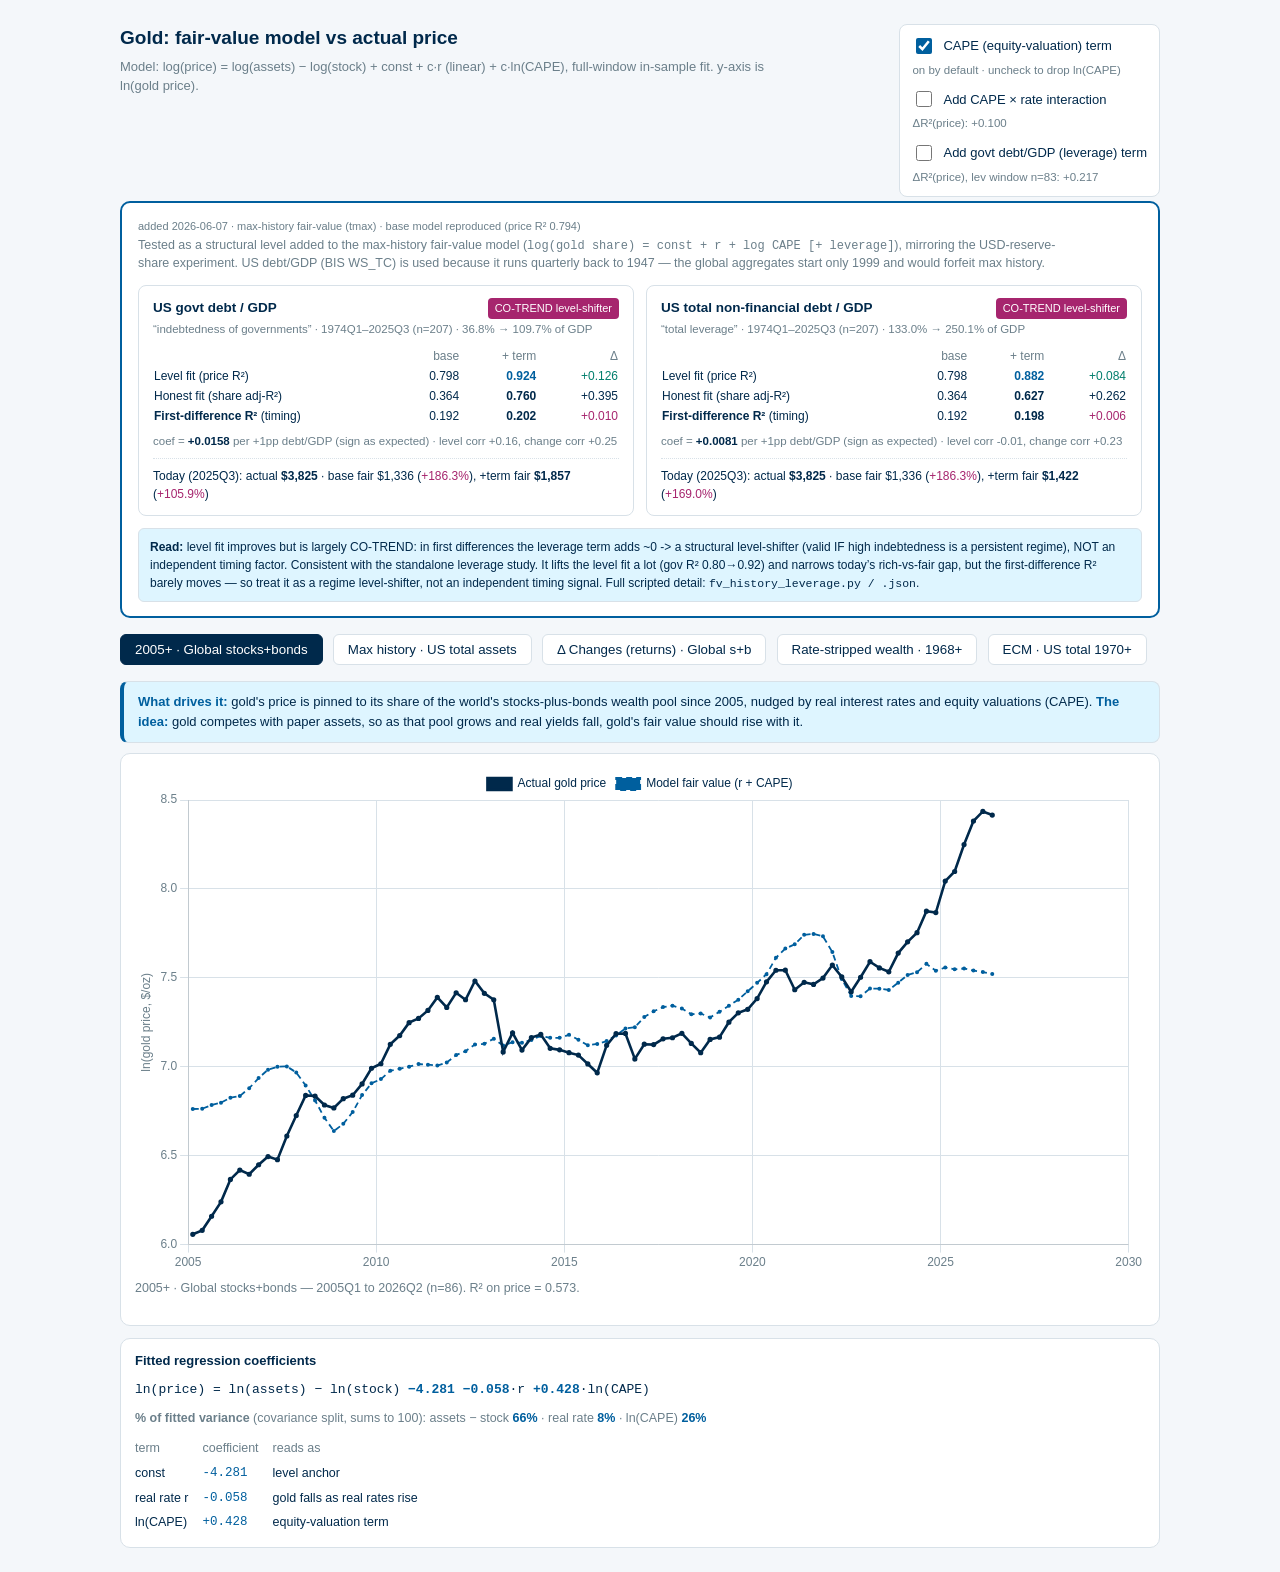
<file: cma_litreview/fv_history.html>
<!DOCTYPE html>
<html lang="en">
<head>
<meta charset="utf-8">
<meta name="viewport" content="width=device-width, initial-scale=1">
<title>Gold model vs actual — history</title>
<script src="chart.umd.min.js"></script>
<style>
  :root{ --bg:#f4f7fa; --ink:#00294b; --grid:#d8e1e8; }
  body{ background:var(--bg); color:var(--ink); font:15px/1.5 -apple-system,Segoe UI,Roboto,sans-serif; margin:0; padding:24px 28px; }
  .wrap{ max-width:1040px; margin:0 auto; }
  .head{ display:flex; justify-content:space-between; align-items:flex-start; gap:16px; }
  h1{ font-size:19px; margin:0 0 4px; }
  p.sub{ margin:0 0 14px; color:#6b7f8a; font-size:13px; max-width:680px; }
  .ctl{ flex:0 0 auto; border:1px solid var(--grid); background:#fff; border-radius:8px; padding:10px 12px; font-size:13px; user-select:none; min-width:230px; }
  .ctl label{ display:flex; align-items:center; gap:8px; cursor:pointer; }
  .ctl input[type=checkbox]{ width:16px; height:16px; cursor:pointer; accent-color:#005f9e; }
  .ctl input[type=range]{ width:120px; accent-color:#005f9e; cursor:pointer; }
  .ctl .hint{ color:#6b7f8a; font-size:11.5px; margin-top:5px; }
  .ctl a{ color:#005f9e; }
  .tabs{ margin:6px 0 12px; }
  button.tab{ font:13px inherit; color:var(--ink); background:#fff; border:1px solid var(--grid); border-radius:6px; padding:7px 14px; cursor:pointer; margin-right:6px; margin-bottom:4px; }
  button.tab.active{ background:var(--ink); color:#fff; border-color:var(--ink); }
  .desc{ background:#def5ff; border:1px solid var(--grid); border-left:4px solid #005f9e; border-radius:8px; padding:10px 14px; margin-bottom:10px; font-size:13px; line-height:1.55; color:#00294b; max-width:1040px; }
  .desc b{ color:#005f9e; }
  .chartbox{ background:#fff; border:1px solid var(--grid); border-radius:10px; padding:14px; margin-bottom:10px; }
  .subh{ font-size:12.5px; color:#6b7f8a; margin:0 0 4px; font-weight:600; }
  .cap{ font-size:12.5px; color:#6b7f8a; margin-top:6px; }
  .coefbox{ background:#fff; border:1px solid var(--grid); border-radius:10px; padding:12px 14px; margin-top:12px; }
  .coefbox h3{ font-size:13px; margin:0 0 8px; color:#00294b; }
  .eq{ font:13px ui-monospace,SFMono-Regular,Menlo,monospace; color:#00294b; line-height:1.8; white-space:pre-wrap; }
  .eq b{ color:#005f9e; font-weight:600; } .eq a{ color:#005f9e; }
  table.ct{ border-collapse:collapse; font-size:12.5px; margin-top:8px; }
  table.ct td,table.ct th{ padding:3px 14px 3px 0; text-align:left; } table.ct th{ color:#6b7f8a; font-weight:500; }
</style>
</head>
<body>
<div class="wrap">
  <div class="head">
    <div><h1>Gold: fair-value model vs actual price</h1><p class="sub" id="sub"></p></div>
    <div class="ctl" id="togglebox">
      <label><input type="checkbox" id="capeToggle" checked onchange="render()"> CAPE (equity-valuation) term</label>
      <div class="hint">on by default · uncheck to drop ln(CAPE)</div>
      <label style="margin-top:9px"><input type="checkbox" id="intToggle" onchange="render()"> Add CAPE × rate interaction</label>
      <div class="hint" id="intHint"></div>
      <label style="margin-top:9px"><input type="checkbox" id="levToggle" onchange="render()"> Add govt debt/GDP (leverage) term</label>
      <div class="hint" id="levHint"></div>
    </div>
    <div class="ctl" id="durbox" style="display:none">
      <label>Duration D = <b id="durval">18.0</b> yr&nbsp; <input type="range" id="durSlider" min="0" max="25" step="0.5" value="18" oninput="render()"></label>
      <div class="hint">best fit = <b id="bestd"></b> yr · drag to change · <a id="citelink" target="_blank"></a></div>
    </div>
  </div>
<!-- LEV-PANEL-START (generated by inject_leverage_panel.py — do not edit by hand) -->
  <div style="border:2px solid #005f9e;border-radius:10px;padding:14px 16px;margin:4px 0 16px;background:#fff">
    <p style="font-size:12.5px;color:#6b7f8a;margin:0 0 12px;max-width:920px">
      <span style="font-size:11px;color:#6b7f8a">added 2026-06-07 &middot; max-history fair-value (tmax) &middot; base model reproduced (price R&sup2; 0.794)</span><br>
      Tested as a structural level added to the max-history fair-value model
      (<span style="font:12px ui-monospace,Menlo,monospace">log(gold share) = const + r + log&nbsp;CAPE [+ leverage]</span>),
      mirroring the USD-reserve-share experiment. US debt/GDP (BIS WS_TC) is used because it runs quarterly back to 1947 &mdash;
      the global aggregates start only 1999 and would forfeit max history.
    </p>
    <div style="display:flex;gap:12px;flex-wrap:wrap">
      
    <div style="flex:1 1 360px;border:1px solid #d8e1e8;border-radius:8px;padding:12px 14px;background:#fff">
      <div style="display:flex;justify-content:space-between;align-items:baseline;gap:8px">
        <b style="font-size:13.5px">US govt debt / GDP</b>
        <span style="font-size:11px;color:#fff;background:#a6256e;border-radius:4px;padding:2px 7px">CO-TREND level-shifter</span>
      </div>
      <div style="font-size:11.5px;color:#6b7f8a;margin:2px 0 8px">
        &ldquo;indebtedness of governments&rdquo; &middot; 1974Q1&ndash;2025Q3 (n=207) &middot;
        36.8% &rarr; 109.7% of GDP
      </div>
      <table style="border-collapse:collapse;font-size:12px;width:100%">
        <tr style="color:#6b7f8a"><td></td><td style="text-align:right">base</td>
            <td style="text-align:right;padding-left:10px">+ term</td><td style="text-align:right;padding-left:10px">&Delta;</td></tr>
        <tr><td>Level fit (price R&sup2;)</td>
            <td style="text-align:right">0.798</td>
            <td style="text-align:right;padding-left:10px;color:#005f9e;font-weight:600">0.924</td>
            <td style="text-align:right;padding-left:10px;color:#007e6c">+0.126</td></tr>
        <tr><td>Honest fit (share adj-R&sup2;)</td>
            <td style="text-align:right">0.364</td>
            <td style="text-align:right;padding-left:10px;font-weight:600">0.760</td>
            <td style="text-align:right;padding-left:10px">+0.395</td></tr>
        <tr><td><b>First-difference R&sup2;</b> (timing)</td>
            <td style="text-align:right">0.192</td>
            <td style="text-align:right;padding-left:10px;font-weight:600">0.202</td>
            <td style="text-align:right;padding-left:10px;color:#a6256e">+0.010</td></tr>
      </table>
      <div style="font-size:11.5px;color:#6b7f8a;margin-top:7px">
        coef = <b style="color:#00294b">+0.0158</b> per +1pp debt/GDP
        (sign as expected) &middot;
        level corr +0.16, change corr +0.25
      </div>
      <div style="font-size:12px;margin-top:8px;padding-top:8px;border-top:1px dotted #d8e1e8">
        Today (2025Q3): actual <b>$3,825</b> &middot;
        base fair $1,336 (<span style="color:#a6256e">+186.3%</span>),
        +term fair <b>$1,857</b> (<span style="color:#a6256e">+105.9%</span>)
      </div>
    </div>
      
    <div style="flex:1 1 360px;border:1px solid #d8e1e8;border-radius:8px;padding:12px 14px;background:#fff">
      <div style="display:flex;justify-content:space-between;align-items:baseline;gap:8px">
        <b style="font-size:13.5px">US total non-financial debt / GDP</b>
        <span style="font-size:11px;color:#fff;background:#a6256e;border-radius:4px;padding:2px 7px">CO-TREND level-shifter</span>
      </div>
      <div style="font-size:11.5px;color:#6b7f8a;margin:2px 0 8px">
        &ldquo;total leverage&rdquo; &middot; 1974Q1&ndash;2025Q3 (n=207) &middot;
        133.0% &rarr; 250.1% of GDP
      </div>
      <table style="border-collapse:collapse;font-size:12px;width:100%">
        <tr style="color:#6b7f8a"><td></td><td style="text-align:right">base</td>
            <td style="text-align:right;padding-left:10px">+ term</td><td style="text-align:right;padding-left:10px">&Delta;</td></tr>
        <tr><td>Level fit (price R&sup2;)</td>
            <td style="text-align:right">0.798</td>
            <td style="text-align:right;padding-left:10px;color:#005f9e;font-weight:600">0.882</td>
            <td style="text-align:right;padding-left:10px;color:#007e6c">+0.084</td></tr>
        <tr><td>Honest fit (share adj-R&sup2;)</td>
            <td style="text-align:right">0.364</td>
            <td style="text-align:right;padding-left:10px;font-weight:600">0.627</td>
            <td style="text-align:right;padding-left:10px">+0.262</td></tr>
        <tr><td><b>First-difference R&sup2;</b> (timing)</td>
            <td style="text-align:right">0.192</td>
            <td style="text-align:right;padding-left:10px;font-weight:600">0.198</td>
            <td style="text-align:right;padding-left:10px;color:#a6256e">+0.006</td></tr>
      </table>
      <div style="font-size:11.5px;color:#6b7f8a;margin-top:7px">
        coef = <b style="color:#00294b">+0.0081</b> per +1pp debt/GDP
        (sign as expected) &middot;
        level corr -0.01, change corr +0.23
      </div>
      <div style="font-size:12px;margin-top:8px;padding-top:8px;border-top:1px dotted #d8e1e8">
        Today (2025Q3): actual <b>$3,825</b> &middot;
        base fair $1,336 (<span style="color:#a6256e">+186.3%</span>),
        +term fair <b>$1,422</b> (<span style="color:#a6256e">+169.0%</span>)
      </div>
    </div>
    </div>
    <p style="font-size:12px;color:#00294b;margin:12px 0 0;padding:9px 11px;background:#def5ff;border-radius:6px;border:1px solid #d8e1e8">
      <b>Read:</b> level fit improves but is largely CO-TREND: in first differences the leverage term adds ~0 -> a structural level-shifter (valid IF high indebtedness is a persistent regime), NOT an independent timing factor. Consistent with the standalone leverage study. It lifts the level fit a lot (gov R&sup2; 0.80&rarr;0.92)
      and narrows today&rsquo;s rich-vs-fair gap, but the first-difference R&sup2; barely moves &mdash; so treat it as a regime
      level-shifter, not an independent timing signal. Full scripted detail: <span style="font:11.5px ui-monospace,Menlo,monospace">fv_history_leverage.py / .json</span>.
    </p>
  </div>
<!-- LEV-PANEL-END -->
  <div class="tabs">
    <button class="tab active" id="b-t2005" onclick="setTab('t2005')"></button>
    <button class="tab" id="b-tmax" onclick="setTab('tmax')"></button>
    <button class="tab" id="b-tchg" onclick="setTab('tchg')"></button>
    <button class="tab" id="b-tws" onclick="setTab('tws')"></button>
    <button class="tab" id="b-tecm" onclick="setTab('tecm')"></button>
  </div>
  <div class="desc" id="desc"></div>
  <div class="chartbox"><div class="subh" id="subh1" style="display:none"></div><canvas id="chart" height="150"></canvas><p class="cap" id="cap"></p></div>
  <div class="chartbox" id="box2" style="display:none"><div class="subh" id="subh2"></div><canvas id="chart2" height="150"></canvas><p class="cap" id="cap2"></p></div>
  <div class="coefbox"><h3 id="coefh">Fitted regression coefficients</h3><div class="eq" id="eq"></div><div class="cap" id="vardecomp" style="margin-top:8px"></div><table class="ct" id="ctable"></table></div>
</div>
<script>
window.HIST = {"t2005": {"label": "2005+ \u00b7 Global stocks+bonds", "series": [{"x": 2005.125, "a": 427.5, "mb": 864.7, "mi": 843.0, "ml": 553.7, "mil": 567.1, "mn": 862.6, "mnl": 611.3}, {"x": 2005.375, "a": 437.1, "mb": 866.3, "mi": 836.2, "ml": 554.8, "mil": 565.0, "mn": 876.8, "mnl": 606.7}, {"x": 2005.625, "a": 473.2, "mb": 884.4, "mi": 853.5, "ml": 555.5, "mil": 566.6, "mn": 889.7, "mnl": 612.5}, {"x": 2005.875, "a": 513.0, "mb": 896.3, "mi": 844.7, "ml": 601.6, "mil": 602.7, "mn": 904.5, "mnl": 650.6}, {"x": 2006.125, "a": 582.0, "mb": 921.2, "mi": 871.1, "ml": 631.3, "mil": 632.8, "mn": 918.9, "mnl": 683.7}, {"x": 2006.375, "a": 613.5, "mb": 930.1, "mi": 842.0, "ml": 658.7, "mil": 643.2, "mn": 939.6, "mnl": 701.0}, {"x": 2006.625, "a": 599.2, "mb": 972.1, "mi": 884.6, "ml": 670.7, "mil": 657.9, "mn": 990.0, "mnl": 715.3}, {"x": 2006.875, "a": 632.0, "mb": 1029.0, "mi": 991.1, "ml": 680.7, "mil": 691.3, "mn": 1016.8, "mnl": 748.2}, {"x": 2007.125, "a": 661.8, "mb": 1078.8, "mi": 1045.6, "ml": 694.6, "mil": 709.2, "mn": 1067.3, "mnl": 768.5}, {"x": 2007.375, "a": 650.5, "mb": 1096.7, "mi": 1066.4, "ml": 731.1, "mil": 746.0, "mn": 1075.3, "mnl": 805.3}, {"x": 2007.625, "a": 743.0, "mb": 1098.7, "mi": 1057.5, "ml": 707.4, "mil": 719.5, "mn": 1089.3, "mnl": 781.3}, {"x": 2007.875, "a": 833.8, "mb": 1062.0, "mi": 1033.5, "ml": 647.4, "mil": 665.1, "mn": 1063.5, "mnl": 721.5}, {"x": 2008.125, "a": 933.5, "mb": 986.7, "mi": 981.9, "ml": 624.5, "mil": 646.6, "mn": 1043.7, "mnl": 666.4}, {"x": 2008.375, "a": 930.2, "mb": 907.3, "mi": 857.0, "ml": 600.0, "mil": 602.0, "mn": 961.5, "mnl": 631.7}, {"x": 2008.625, "a": 884.5, "mb": 823.3, "mi": 638.3, "ml": 742.7, "mil": 653.2, "mn": 907.6, "mnl": 703.7}, {"x": 2008.875, "a": 869.8, "mb": 763.8, "mi": 482.1, "ml": 1013.8, "mil": 772.1, "mn": 952.8, "mnl": 804.9}, {"x": 2009.125, "a": 916.5, "mb": 795.5, "mi": 657.6, "ml": 1072.0, "mil": 942.3, "mn": 1039.4, "mnl": 824.7}, {"x": 2009.375, "a": 934.5, "mb": 850.1, "mi": 626.6, "ml": 1132.2, "mil": 937.1, "mn": 1059.5, "mnl": 900.6}, {"x": 2009.625, "a": 995.8, "mb": 935.0, "mi": 791.5, "ml": 1142.7, "mil": 1026.7, "mn": 1106.5, "mnl": 962.4}, {"x": 2009.875, "a": 1087.5, "mb": 999.0, "mi": 897.5, "ml": 1122.8, "mil": 1049.4, "mn": 1131.3, "mnl": 994.8}, {"x": 2010.125, "a": 1115.5, "mb": 1023.2, "mi": 904.0, "ml": 1203.6, "mil": 1110.9, "mn": 1141.9, "mnl": 1064.8}, {"x": 2010.375, "a": 1244.0, "mb": 1072.5, "mi": 1050.5, "ml": 1234.6, "mil": 1206.6, "mn": 1195.4, "mnl": 1101.6}, {"x": 2010.625, "a": 1307.0, "mb": 1084.0, "mi": 1168.2, "ml": 1261.0, "mil": 1295.9, "mn": 1230.0, "mnl": 1110.9}, {"x": 2010.875, "a": 1405.5, "mb": 1097.1, "mi": 1109.6, "ml": 1229.4, "mil": 1225.2, "mn": 1197.0, "mnl": 1121.2}, {"x": 2011.125, "a": 1439.0, "mb": 1113.7, "mi": 1126.5, "ml": 1181.4, "mil": 1183.0, "mn": 1184.4, "mnl": 1110.9}, {"x": 2011.375, "a": 1505.5, "mb": 1109.4, "mi": 1164.2, "ml": 1159.7, "mil": 1185.7, "mn": 1189.3, "mnl": 1089.8}, {"x": 2011.625, "a": 1620.0, "mb": 1104.3, "mi": 1338.5, "ml": 1251.7, "mil": 1372.9, "mn": 1235.2, "mnl": 1124.0}, {"x": 2011.875, "a": 1531.0, "mb": 1123.7, "mi": 1459.5, "ml": 1289.5, "mil": 1466.4, "mn": 1270.4, "mnl": 1147.4}, {"x": 2012.125, "a": 1662.5, "mb": 1171.1, "mi": 1451.3, "ml": 1259.6, "mil": 1404.3, "mn": 1288.3, "mnl": 1160.1}, {"x": 2012.375, "a": 1598.5, "mb": 1197.3, "mi": 1638.2, "ml": 1279.3, "mil": 1504.6, "mn": 1336.0, "mnl": 1170.9}, {"x": 2012.625, "a": 1776.0, "mb": 1242.6, "mi": 1778.8, "ml": 1240.6, "mil": 1503.1, "mn": 1380.4, "mnl": 1159.4}, {"x": 2012.875, "a": 1657.5, "mb": 1247.6, "mi": 1767.5, "ml": 1293.6, "mil": 1553.8, "mn": 1389.7, "mnl": 1195.3}, {"x": 2013.125, "a": 1598.2, "mb": 1284.1, "mi": 1721.7, "ml": 1305.6, "mil": 1525.3, "mn": 1405.3, "mnl": 1226.5}, {"x": 2013.375, "a": 1192.0, "mb": 1235.6, "mi": 1336.1, "ml": 1401.6, "mil": 1446.6, "mn": 1321.2, "mnl": 1295.5}, {"x": 2013.625, "a": 1326.5, "mb": 1259.0, "mi": 1366.2, "ml": 1365.0, "mil": 1416.8, "mn": 1335.6, "mnl": 1282.7}, {"x": 2013.875, "a": 1204.5, "mb": 1254.4, "mi": 1291.1, "ml": 1397.3, "mil": 1407.1, "mn": 1304.1, "mnl": 1320.6}, {"x": 2014.125, "a": 1291.8, "mb": 1275.0, "mi": 1333.0, "ml": 1387.0, "mil": 1411.2, "mn": 1318.9, "mnl": 1324.1}, {"x": 2014.375, "a": 1315.0, "mb": 1304.2, "mi": 1395.7, "ml": 1301.6, "mil": 1350.1, "mn": 1344.9, "mnl": 1273.4}, {"x": 2014.625, "a": 1216.5, "mb": 1290.6, "mi": 1337.4, "ml": 1322.7, "mil": 1346.0, "mn": 1313.4, "mnl": 1295.5}, {"x": 2014.875, "a": 1206.0, "mb": 1290.7, "mi": 1334.4, "ml": 1328.0, "mil": 1349.3, "mn": 1305.3, "mnl": 1305.6}, {"x": 2015.125, "a": 1187.0, "mb": 1312.6, "mi": 1361.3, "ml": 1252.1, "mil": 1282.0, "mn": 1318.0, "mnl": 1261.6}, {"x": 2015.375, "a": 1171.0, "mb": 1276.2, "mi": 1310.0, "ml": 1224.8, "mil": 1246.8, "mn": 1280.0, "mnl": 1231.4}, {"x": 2015.625, "a": 1114.0, "mb": 1237.1, "mi": 1277.5, "ml": 1297.6, "mil": 1315.6, "mn": 1263.7, "mnl": 1260.0}, {"x": 2015.875, "a": 1060.0, "mb": 1246.7, "mi": 1276.3, "ml": 1337.5, "mil": 1347.4, "mn": 1265.0, "mnl": 1297.1}, {"x": 2016.125, "a": 1237.0, "mb": 1266.8, "mi": 1387.6, "ml": 1357.0, "mil": 1416.9, "mn": 1320.1, "mnl": 1296.7}, {"x": 2016.375, "a": 1320.8, "mb": 1308.2, "mi": 1393.7, "ml": 1334.6, "mil": 1378.5, "mn": 1334.2, "mnl": 1309.9}, {"x": 2016.625, "a": 1322.5, "mb": 1360.7, "mi": 1418.4, "ml": 1314.8, "mil": 1348.3, "mn": 1366.7, "mnl": 1321.8}, {"x": 2016.875, "a": 1145.9, "mb": 1369.0, "mi": 1396.7, "ml": 1372.3, "mil": 1387.5, "mn": 1364.6, "mnl": 1371.0}, {"x": 2017.125, "a": 1244.8, "mb": 1450.5, "mi": 1448.2, "ml": 1336.6, "mil": 1345.2, "mn": 1413.1, "mnl": 1384.6}, {"x": 2017.375, "a": 1242.2, "mb": 1498.3, "mi": 1486.6, "ml": 1364.4, "mil": 1370.2, "mn": 1442.8, "mnl": 1427.6}, {"x": 2017.625, "a": 1283.1, "mb": 1533.7, "mi": 1503.7, "ml": 1354.7, "mil": 1355.2, "mn": 1462.8, "mnl": 1438.1}, {"x": 2017.875, "a": 1291.0, "mb": 1546.1, "mi": 1483.2, "ml": 1299.9, "mil": 1290.5, "mn": 1446.4, "mnl": 1415.3}, {"x": 2018.125, "a": 1323.8, "mb": 1521.2, "mi": 1478.1, "ml": 1297.5, "mil": 1296.0, "mn": 1403.0, "mnl": 1419.7}, {"x": 2018.375, "a": 1250.5, "mb": 1473.0, "mi": 1449.0, "ml": 1271.7, "mil": 1277.3, "mn": 1378.5, "mnl": 1373.3}, {"x": 2018.625, "a": 1187.2, "mb": 1479.5, "mi": 1470.4, "ml": 1261.0, "mil": 1275.3, "mn": 1364.3, "mnl": 1378.6}, {"x": 2018.875, "a": 1279.0, "mb": 1446.8, "mi": 1452.0, "ml": 1404.8, "mil": 1412.8, "mn": 1379.6, "mnl": 1454.3}, {"x": 2019.125, "a": 1295.4, "mb": 1493.7, "mi": 1482.6, "ml": 1400.9, "mil": 1403.7, "mn": 1442.1, "mnl": 1453.4}, {"x": 2019.375, "a": 1409.0, "mb": 1545.3, "mi": 1514.7, "ml": 1377.3, "mil": 1376.3, "mn": 1485.5, "mnl": 1452.3}, {"x": 2019.625, "a": 1485.3, "mb": 1599.2, "mi": 1566.8, "ml": 1474.5, "mil": 1468.6, "mn": 1544.3, "mnl": 1538.8}, {"x": 2019.875, "a": 1514.8, "mb": 1675.8, "mi": 1629.2, "ml": 1521.5, "mil": 1511.2, "mn": 1609.8, "mnl": 1599.5}, {"x": 2020.125, "a": 1609.0, "mb": 1758.3, "mi": 1730.0, "ml": 1767.5, "mil": 1751.7, "mn": 1712.8, "mnl": 1799.0}, {"x": 2020.375, "a": 1768.1, "mb": 1845.8, "mi": 1919.4, "ml": 2323.5, "mil": 2328.0, "mn": 1844.7, "mnl": 2208.0}, {"x": 2020.625, "a": 1886.9, "mb": 2023.5, "mi": 1811.3, "ml": 2276.6, "mil": 2123.5, "mn": 1932.6, "mnl": 2295.7}, {"x": 2020.875, "a": 1887.6, "mb": 2131.7, "mi": 1724.5, "ml": 2293.4, "mil": 2033.0, "mn": 1983.4, "mnl": 2381.5}, {"x": 2021.125, "a": 1691.0, "mb": 2182.6, "mi": 1697.5, "ml": 2215.4, "mil": 1933.0, "mn": 1965.2, "mnl": 2380.5}, {"x": 2021.375, "a": 1763.2, "mb": 2302.3, "mi": 1612.6, "ml": 1992.3, "mil": 1664.3, "mn": 2032.5, "mnl": 2257.1}, {"x": 2021.625, "a": 1742.8, "mb": 2314.7, "mi": 1568.1, "ml": 1864.7, "mil": 1539.1, "mn": 2019.2, "mnl": 2166.4}, {"x": 2021.875, "a": 1805.8, "mb": 2283.3, "mi": 1465.0, "ml": 1750.4, "mil": 1408.4, "mn": 1985.8, "mnl": 2064.2}, {"x": 2022.125, "a": 1942.2, "mb": 2089.6, "mi": 1621.4, "ml": 1713.4, "mil": 1519.6, "mn": 1866.3, "mnl": 1947.0}, {"x": 2022.375, "a": 1817.0, "mb": 1795.2, "mi": 1754.9, "ml": 1828.3, "mil": 1805.7, "mn": 1682.6, "mnl": 1896.7}, {"x": 2022.625, "a": 1671.8, "mb": 1633.2, "mi": 1674.7, "ml": 1961.1, "mil": 1962.2, "mn": 1562.7, "mnl": 1918.1}, {"x": 2022.875, "a": 1813.8, "mb": 1629.5, "mi": 1634.4, "ml": 1986.7, "mil": 1961.2, "mn": 1592.8, "mnl": 1909.0}, {"x": 2023.125, "a": 1979.7, "mb": 1703.1, "mi": 1714.5, "ml": 1939.4, "mil": 1928.4, "mn": 1657.0, "mnl": 1904.5}, {"x": 2023.375, "a": 1912.2, "mb": 1701.5, "mi": 1736.4, "ml": 1998.9, "mil": 1998.2, "mn": 1632.7, "mnl": 1962.6}, {"x": 2023.625, "a": 1870.5, "mb": 1689.1, "mi": 1814.4, "ml": 2141.8, "mil": 2189.1, "mn": 1587.4, "mnl": 2087.2}, {"x": 2023.875, "a": 2078.4, "mb": 1759.3, "mi": 1829.5, "ml": 2215.7, "mil": 2225.5, "mn": 1664.5, "mnl": 2158.8}, {"x": 2024.125, "a": 2214.3, "mb": 1838.3, "mi": 2036.6, "ml": 2177.4, "mil": 2275.9, "mn": 1671.2, "mnl": 2211.0}, {"x": 2024.375, "a": 2330.9, "mb": 1866.0, "mi": 2161.3, "ml": 2168.4, "mil": 2325.8, "mn": 1673.6, "mnl": 2230.0}, {"x": 2024.625, "a": 2629.9, "mb": 1956.6, "mi": 2168.5, "ml": 2173.5, "mil": 2284.4, "mn": 1731.1, "mnl": 2286.2}, {"x": 2024.875, "a": 2609.1, "mb": 1880.8, "mi": 2300.8, "ml": 2288.1, "mil": 2519.2, "mn": 1658.0, "mnl": 2353.4}, {"x": 2025.125, "a": 3115.1, "mb": 1915.9, "mi": 2200.3, "ml": 2220.3, "mil": 2371.2, "mn": 1692.8, "mnl": 2311.4}, {"x": 2025.375, "a": 3287.4, "mb": 1896.9, "mi": 2214.1, "ml": 2182.4, "mil": 2352.7, "mn": 1675.1, "mnl": 2275.6}, {"x": 2025.625, "a": 3825.3, "mb": 1905.6, "mi": 2170.9, "ml": 2271.8, "mil": 2409.9, "mn": 1684.2, "mnl": 2349.2}, {"x": 2025.875, "a": 4367.8, "mb": 1883.5, "mi": 2191.3, "ml": null, "mil": null, "mn": 1663.4, "mnl": null}, {"x": 2026.125, "a": 4608.4, "mb": 1868.1, "mi": 2198.2, "ml": null, "mil": null, "mn": 1649.1, "mnl": null}, {"x": 2026.375, "a": 4515.5, "mb": 1848.5, "mi": 2214.2, "ml": null, "mil": null, "mn": 1630.8, "mnl": null}], "r2b": 0.573, "r2i": 0.673, "start": "2005Q1", "end": "2026Q2", "n": 86, "coefB": {"const": -4.281, "r": -0.058, "cape": 0.428}, "coefI": {"const": -1.807, "r": -2.454, "cape": -0.312, "capeXr": 0.718}, "coefL": {"const": -3.153, "r": 0.135, "cape": -0.521, "lev": 0.019}, "coefIL": {"const": -1.925, "r": -1.174, "cape": -0.838, "capeXr": 0.388, "lev": 0.0174}, "r2l": 0.841, "r2il": 0.875, "r2b_lw": 0.624, "r2i_lw": 0.699, "lev_start": "2005Q1", "lev_end": "2025Q3", "lev_n": 83, "shareB": {"identity": 66, "r": 8, "cape": 26}, "shareI": {"identity": 51, "r": 247, "cape": -14, "capeXr": -184}, "shareL": {"identity": 45, "r": -14, "cape": -13, "lev": 82}, "shareIL": {"identity": 43, "r": 118, "cape": -20, "capeXr": -114, "lev": 73}, "coefN": {"const": -2.869, "r": -0.064}, "coefNL": {"const": -4.392, "r": 0.087, "lev": 0.0144}, "r2n": 0.541, "r2nl": 0.802, "r2n_lw": 0.617, "shareN": {"identity": 85, "r": 15}, "shareNL": {"identity": 47, "r": -9, "lev": 62}}, "tmax": {"label": "Max history \u00b7 US total assets", "series": [{"x": 1974.125, "a": 173.0, "mb": 198.2, "mi": 200.5, "ml": 124.2, "mil": 116.3, "mn": 145.1, "mnl": 133.1}, {"x": 1974.375, "a": 144.2, "mb": 213.0, "mi": 202.9, "ml": 136.0, "mil": 130.3, "mn": 147.4, "mnl": 134.7}, {"x": 1974.625, "a": 151.2, "mb": 250.2, "mi": 196.1, "ml": 176.0, "mil": 182.3, "mn": 150.8, "mnl": 137.1}, {"x": 1974.875, "a": 186.5, "mb": 281.7, "mi": 195.2, "ml": 206.5, "mil": 224.1, "mn": 158.3, "mnl": 143.4}, {"x": 1975.125, "a": 177.2, "mb": 242.6, "mi": 201.4, "ml": 184.5, "mil": 189.4, "mn": 150.6, "mnl": 138.5}, {"x": 1975.375, "a": 166.2, "mb": 221.2, "mi": 201.5, "ml": 168.1, "mil": 167.3, "mn": 148.7, "mnl": 138.0}, {"x": 1975.625, "a": 141.2, "mb": 202.6, "mi": 191.1, "ml": 168.3, "mil": 167.4, "mn": 138.4, "mnl": 129.8}, {"x": 1975.875, "a": 140.2, "mb": 206.7, "mi": 195.4, "ml": 175.7, "mil": 175.2, "mn": 141.6, "mnl": 133.2}, {"x": 1976.125, "a": 129.6, "mb": 189.9, "mi": 185.5, "ml": 158.8, "mil": 156.3, "mn": 140.1, "mnl": 132.6}, {"x": 1976.375, "a": 123.8, "mb": 190.6, "mi": 186.8, "ml": 159.8, "mil": 157.1, "mn": 142.1, "mnl": 134.7}, {"x": 1976.625, "a": 116.0, "mb": 190.4, "mi": 187.1, "ml": 160.7, "mil": 158.1, "mn": 143.4, "mnl": 136.2}, {"x": 1976.875, "a": 134.5, "mb": 201.0, "mi": 196.7, "ml": 171.6, "mil": 169.2, "mn": 148.3, "mnl": 140.7}, {"x": 1977.125, "a": 148.9, "mb": 216.0, "mi": 208.3, "ml": 179.6, "mil": 177.4, "mn": 154.9, "mnl": 146.1}, {"x": 1977.375, "a": 143.0, "mb": 234.0, "mi": 221.3, "ml": 194.3, "mil": 193.2, "mn": 161.8, "mnl": 152.0}, {"x": 1977.625, "a": 154.1, "mb": 234.9, "mi": 224.1, "ml": 200.5, "mil": 199.4, "mn": 161.7, "mnl": 152.3}, {"x": 1977.875, "a": 164.9, "mb": 245.3, "mi": 233.1, "ml": 215.1, "mil": 214.9, "mn": 164.3, "mnl": 154.7}, {"x": 1978.125, "a": 181.6, "mb": 249.6, "mi": 242.6, "ml": 232.1, "mil": 232.0, "mn": 163.3, "mnl": 154.2}, {"x": 1978.375, "a": 183.1, "mb": 260.5, "mi": 247.6, "ml": 227.5, "mil": 227.2, "mn": 172.3, "mnl": 161.9}, {"x": 1978.625, "a": 217.1, "mb": 281.3, "mi": 258.1, "ml": 231.6, "mil": 232.2, "mn": 185.3, "mnl": 173.0}, {"x": 1978.875, "a": 226.0, "mb": 296.2, "mi": 268.0, "ml": 250.7, "mil": 253.5, "mn": 188.6, "mnl": 175.9}, {"x": 1979.125, "a": 240.1, "mb": 331.2, "mi": 282.2, "ml": 265.6, "mil": 272.1, "mn": 205.0, "mnl": 189.5}, {"x": 1979.375, "a": 277.5, "mb": 368.3, "mi": 294.8, "ml": 285.1, "mil": 296.9, "mn": 220.6, "mnl": 202.5}, {"x": 1979.625, "a": 397.2, "mb": 380.9, "mi": 304.3, "ml": 289.6, "mil": 301.1, "mn": 228.7, "mnl": 209.5}, {"x": 1979.875, "a": 512.0, "mb": 411.6, "mi": 312.4, "ml": 313.0, "mil": 331.0, "mn": 239.3, "mnl": 218.5}, {"x": 1980.125, "a": 494.5, "mb": 395.5, "mi": 316.2, "ml": 304.3, "mil": 316.8, "mn": 234.6, "mnl": 214.9}, {"x": 1980.375, "a": 653.5, "mb": 479.1, "mi": 324.1, "ml": 364.9, "mil": 401.3, "mn": 263.5, "mnl": 239.1}, {"x": 1980.625, "a": 666.8, "mb": 387.4, "mi": 332.7, "ml": 309.9, "mil": 316.6, "mn": 240.0, "mnl": 221.8}, {"x": 1980.875, "a": 589.8, "mb": 366.9, "mi": 333.6, "ml": 296.3, "mil": 297.3, "mn": 237.3, "mnl": 220.6}, {"x": 1981.125, "a": 513.8, "mb": 329.8, "mi": 331.6, "ml": 298.5, "mil": 293.9, "mn": 218.6, "mnl": 206.2}, {"x": 1981.375, "a": 426.0, "mb": 309.4, "mi": 337.4, "ml": 294.0, "mil": 283.4, "mn": 209.7, "mnl": 199.3}, {"x": 1981.625, "a": 428.8, "mb": 313.1, "mi": 365.8, "ml": 315.6, "mil": 299.5, "mn": 205.3, "mnl": 195.8}, {"x": 1981.875, "a": 397.5, "mb": 324.9, "mi": 391.9, "ml": 349.0, "mil": 330.4, "mn": 208.6, "mnl": 199.7}, {"x": 1982.125, "a": 320.0, "mb": 299.7, "mi": 444.4, "ml": 367.8, "mil": 330.4, "mn": 192.7, "mnl": 187.2}, {"x": 1982.375, "a": 317.5, "mb": 305.8, "mi": 457.9, "ml": 377.4, "mil": 338.2, "mn": 194.6, "mnl": 188.9}, {"x": 1982.625, "a": 397.0, "mb": 322.2, "mi": 471.4, "ml": 423.3, "mil": 385.3, "mn": 200.8, "mnl": 195.8}, {"x": 1982.875, "a": 456.9, "mb": 303.5, "mi": 388.3, "ml": 372.8, "mil": 352.2, "mn": 207.3, "mnl": 202.7}, {"x": 1983.125, "a": 414.8, "mb": 288.2, "mi": 358.9, "ml": 348.4, "mil": 331.5, "mn": 207.4, "mnl": 203.7}, {"x": 1983.375, "a": 416.0, "mb": 257.6, "mi": 317.6, "ml": 315.5, "mil": 301.8, "mn": 200.0, "mnl": 198.3}, {"x": 1983.625, "a": 405.0, "mb": 256.0, "mi": 314.6, "ml": 317.3, "mil": 304.3, "mn": 200.7, "mnl": 199.4}, {"x": 1983.875, "a": 382.4, "mb": 268.0, "mi": 322.8, "ml": 323.2, "mil": 311.0, "mn": 207.2, "mnl": 205.0}, {"x": 1984.125, "a": 388.5, "mb": 284.3, "mi": 348.1, "ml": 342.8, "mil": 328.0, "mn": 213.7, "mnl": 210.8}, {"x": 1984.375, "a": 373.1, "mb": 263.6, "mi": 360.3, "ml": 341.0, "mil": 317.2, "mn": 201.7, "mnl": 200.8}, {"x": 1984.625, "a": 343.8, "mb": 287.4, "mi": 363.6, "ml": 361.6, "mil": 344.1, "mn": 216.9, "mnl": 215.0}, {"x": 1984.875, "a": 308.3, "mb": 300.7, "mi": 363.1, "ml": 374.3, "mil": 361.3, "mn": 226.9, "mnl": 224.6}, {"x": 1985.125, "a": 329.2, "mb": 291.5, "mi": 338.2, "ml": 356.7, "mil": 348.3, "mn": 229.4, "mnl": 227.7}, {"x": 1985.375, "a": 317.8, "mb": 315.5, "mi": 346.3, "ml": 375.1, "mil": 371.7, "mn": 246.1, "mnl": 243.3}, {"x": 1985.625, "a": 325.8, "mb": 308.9, "mi": 340.1, "ml": 375.3, "mil": 372.7, "mn": 244.8, "mnl": 243.0}, {"x": 1985.875, "a": 326.8, "mb": 348.3, "mi": 361.8, "ml": 410.2, "mil": 413.7, "mn": 271.4, "mnl": 267.9}, {"x": 1986.125, "a": 344.0, "mb": 336.3, "mi": 332.9, "ml": 386.0, "mil": 394.3, "mn": 277.9, "mnl": 275.4}, {"x": 1986.375, "a": 346.8, "mb": 319.6, "mi": 302.2, "ml": 353.0, "mil": 364.5, "mn": 279.6, "mnl": 277.7}, {"x": 1986.625, "a": 423.2, "mb": 320.8, "mi": 303.2, "ml": 361.1, "mil": 373.9, "mn": 281.3, "mnl": 279.9}, {"x": 1986.875, "a": 388.8, "mb": 322.0, "mi": 301.5, "ml": 374.1, "mil": 390.2, "mn": 285.7, "mnl": 285.7}, {"x": 1987.125, "a": 421.0, "mb": 334.5, "mi": 303.4, "ml": 340.9, "mil": 353.3, "mn": 309.7, "mnl": 306.8}, {"x": 1987.375, "a": 447.3, "mb": 332.6, "mi": 297.5, "ml": 324.8, "mil": 336.3, "mn": 314.7, "mnl": 311.0}, {"x": 1987.625, "a": 459.5, "mb": 311.4, "mi": 261.6, "ml": 291.6, "mil": 306.8, "mn": 311.8, "mnl": 308.8}, {"x": 1987.875, "a": 484.1, "mb": 367.7, "mi": 347.4, "ml": 390.7, "mil": 401.5, "mn": 321.1, "mnl": 317.5}, {"x": 1988.125, "a": 456.9, "mb": 368.7, "mi": 346.0, "ml": 394.7, "mil": 407.0, "mn": 325.0, "mnl": 321.8}, {"x": 1988.375, "a": 436.6, "mb": 371.6, "mi": 346.9, "ml": 393.3, "mil": 405.7, "mn": 329.7, "mnl": 326.4}, {"x": 1988.625, "a": 396.7, "mb": 380.5, "mi": 356.3, "ml": 402.1, "mil": 414.2, "mn": 336.5, "mnl": 332.9}, {"x": 1988.875, "a": 410.2, "mb": 383.9, "mi": 356.9, "ml": 402.7, "mil": 415.4, "mn": 342.8, "mnl": 339.3}, {"x": 1989.125, "a": 383.2, "mb": 388.7, "mi": 358.7, "ml": 390.0, "mil": 401.0, "mn": 352.7, "mnl": 348.1}, {"x": 1989.375, "a": 373.0, "mb": 418.4, "mi": 398.2, "ml": 395.4, "mil": 399.3, "mn": 380.1, "mnl": 372.8}, {"x": 1989.625, "a": 366.5, "mb": 388.0, "mi": 350.6, "ml": 361.2, "mil": 370.4, "mn": 374.3, "mnl": 368.9}, {"x": 1989.875, "a": 398.6, "mb": 407.2, "mi": 377.5, "ml": 379.2, "mil": 385.6, "mn": 388.7, "mnl": 382.6}, {"x": 1990.125, "a": 368.5, "mb": 413.4, "mi": 384.3, "ml": 385.0, "mil": 391.1, "mn": 386.8, "mnl": 380.0}, {"x": 1990.375, "a": 352.2, "mb": 402.4, "mi": 366.3, "ml": 376.0, "mil": 384.9, "mn": 385.6, "mnl": 379.8}, {"x": 1990.625, "a": 408.4, "mb": 439.1, "mi": 421.2, "ml": 406.7, "mil": 408.4, "mn": 399.8, "mnl": 391.3}, {"x": 1990.875, "a": 386.2, "mb": 486.1, "mi": 479.4, "ml": 472.8, "mil": 473.4, "mn": 419.4, "mnl": 410.2}, {"x": 1991.125, "a": 355.6, "mb": 430.9, "mi": 402.9, "ml": 420.2, "mil": 428.6, "mn": 403.4, "mnl": 398.2}, {"x": 1991.375, "a": 368.4, "mb": 409.2, "mi": 372.6, "ml": 391.9, "mil": 402.5, "mn": 399.0, "mnl": 394.9}, {"x": 1991.625, "a": 354.9, "mb": 397.7, "mi": 351.5, "ml": 401.1, "mil": 418.8, "mn": 394.7, "mnl": 393.5}, {"x": 1991.875, "a": 353.1, "mb": 413.3, "mi": 371.6, "ml": 434.5, "mil": 453.7, "mn": 408.0, "mnl": 408.2}, {"x": 1992.125, "a": 341.7, "mb": 384.4, "mi": 328.1, "ml": 388.7, "mil": 410.9, "mn": 397.0, "mnl": 397.6}, {"x": 1992.375, "a": 343.4, "mb": 391.4, "mi": 339.2, "ml": 404.6, "mil": 426.8, "mn": 401.1, "mnl": 402.3}, {"x": 1992.625, "a": 349.0, "mb": 410.8, "mi": 371.1, "ml": 422.2, "mil": 438.9, "mn": 417.8, "mnl": 418.4}, {"x": 1992.875, "a": 332.9, "mb": 407.9, "mi": 359.7, "ml": 421.7, "mil": 442.2, "mn": 420.0, "mnl": 421.4}, {"x": 1993.125, "a": 337.8, "mb": 421.0, "mi": 386.4, "ml": 422.6, "mil": 435.6, "mn": 435.2, "mnl": 435.5}, {"x": 1993.375, "a": 378.4, "mb": 430.0, "mi": 400.3, "ml": 435.6, "mil": 447.4, "mn": 442.2, "mnl": 442.7}, {"x": 1993.625, "a": 355.5, "mb": 436.9, "mi": 410.8, "ml": 446.0, "mil": 457.0, "mn": 450.9, "mnl": 451.8}, {"x": 1993.875, "a": 391.8, "mb": 429.6, "mi": 392.7, "ml": 439.1, "mil": 454.3, "mn": 450.2, "mnl": 452.0}, {"x": 1994.125, "a": 389.2, "mb": 402.9, "mi": 340.7, "ml": 410.6, "mil": 436.0, "mn": 432.1, "mnl": 434.8}, {"x": 1994.375, "a": 388.2, "mb": 398.1, "mi": 325.9, "ml": 413.2, "mil": 444.6, "mn": 422.2, "mnl": 425.2}, {"x": 1994.625, "a": 394.9, "mb": 404.8, "mi": 334.2, "ml": 409.0, "mil": 437.3, "mn": 430.1, "mnl": 432.0}, {"x": 1994.875, "a": 383.2, "mb": 396.0, "mi": 316.1, "ml": 408.6, "mil": 443.1, "mn": 423.1, "mnl": 426.3}, {"x": 1995.125, "a": 392.0, "mb": 415.5, "mi": 346.7, "ml": 417.8, "mil": 444.8, "mn": 443.2, "mnl": 445.2}, {"x": 1995.375, "a": 387.1, "mb": 438.4, "mi": 393.4, "ml": 418.4, "mil": 431.8, "mn": 473.1, "mnl": 473.2}, {"x": 1995.625, "a": 384.0, "mb": 418.9, "mi": 358.3, "ml": 390.5, "mil": 408.4, "mn": 470.7, "mnl": 471.7}, {"x": 1995.875, "a": 387.0, "mb": 433.1, "mi": 386.8, "ml": 395.4, "mil": 406.4, "mn": 490.8, "mnl": 491.2}, {"x": 1996.125, "a": 396.4, "mb": 418.4, "mi": 356.0, "ml": 370.6, "mil": 385.7, "mn": 488.9, "mnl": 489.3}, {"x": 1996.375, "a": 382.0, "mb": 411.1, "mi": 335.3, "ml": 357.8, "mil": 376.9, "mn": 487.0, "mnl": 487.3}, {"x": 1996.625, "a": 379.0, "mb": 422.4, "mi": 352.4, "ml": 367.1, "mil": 383.7, "mn": 494.2, "mnl": 493.8}, {"x": 1996.875, "a": 369.2, "mb": 430.1, "mi": 378.0, "ml": 353.1, "mil": 359.9, "mn": 516.6, "mnl": 514.5}, {"x": 1997.125, "a": 348.1, "mb": 393.6, "mi": 303.2, "ml": 319.3, "mil": 339.8, "mn": 497.3, "mnl": 497.5}, {"x": 1997.375, "a": 334.6, "mb": 398.7, "mi": 300.4, "ml": 316.6, "mil": 338.4, "mn": 512.3, "mnl": 512.3}, {"x": 1997.625, "a": 332.1, "mb": 396.4, "mi": 304.0, "ml": 294.9, "mil": 310.7, "mn": 532.9, "mnl": 531.8}, {"x": 1997.875, "a": 290.2, "mb": 397.7, "mi": 298.9, "ml": 300.3, "mil": 319.3, "mn": 537.0, "mnl": 537.0}, {"x": 1998.125, "a": 301.0, "mb": 394.8, "mi": 282.6, "ml": 289.5, "mil": 311.7, "mn": 551.5, "mnl": 551.9}, {"x": 1998.375, "a": 296.3, "mb": 398.0, "mi": 299.2, "ml": 271.2, "mil": 284.6, "mn": 570.7, "mnl": 568.3}, {"x": 1998.625, "a": 293.9, "mb": 418.1, "mi": 355.3, "ml": 285.6, "mil": 287.5, "mn": 579.2, "mnl": 574.8}, {"x": 1998.875, "a": 287.8, "mb": 431.0, "mi": 363.5, "ml": 286.1, "mil": 287.8, "mn": 605.6, "mnl": 600.1}, {"x": 1999.125, "a": 279.4, "mb": 397.9, "mi": 306.1, "ml": 245.2, "mil": 251.9, "mn": 597.2, "mnl": 591.4}, {"x": 1999.375, "a": 261.0, "mb": 391.1, "mi": 282.8, "ml": 228.1, "mil": 237.7, "mn": 603.7, "mnl": 596.2}, {"x": 1999.625, "a": 299.0, "mb": 404.6, "mi": 321.9, "ml": 227.0, "mil": 227.9, "mn": 616.5, "mnl": 605.6}, {"x": 1999.875, "a": 290.2, "mb": 412.1, "mi": 301.2, "ml": 230.6, "mil": 238.1, "mn": 636.5, "mnl": 626.0}, {"x": 2000.125, "a": 276.8, "mb": 456.3, "mi": 428.2, "ml": 238.5, "mil": 224.3, "mn": 687.9, "mnl": 669.8}, {"x": 2000.375, "a": 288.1, "mb": 457.2, "mi": 427.2, "ml": 230.1, "mil": 215.6, "mn": 687.0, "mnl": 666.2}, {"x": 2000.625, "a": 273.6, "mb": 462.8, "mi": 429.1, "ml": 230.7, "mil": 216.6, "mn": 693.9, "mnl": 672.0}, {"x": 2000.875, "a": 274.4, "mb": 501.1, "mi": 516.0, "ml": 258.8, "mil": 235.5, "mn": 703.5, "mnl": 678.9}, {"x": 2001.125, "a": 257.7, "mb": 514.9, "mi": 509.1, "ml": 284.0, "mil": 264.3, "mn": 691.5, "mnl": 668.8}, {"x": 2001.375, "a": 270.6, "mb": 534.9, "mi": 509.6, "ml": 297.5, "mil": 280.6, "mn": 700.8, "mnl": 676.6}, {"x": 2001.625, "a": 293.1, "mb": 556.0, "mi": 545.2, "ml": 330.4, "mil": 311.1, "mn": 693.5, "mnl": 670.5}, {"x": 2001.875, "a": 276.5, "mb": 530.8, "mi": 439.1, "ml": 337.1, "mil": 339.2, "mn": 672.5, "mnl": 656.0}, {"x": 2002.125, "a": 301.4, "mb": 516.5, "mi": 398.1, "ml": 331.3, "mil": 341.9, "mn": 664.3, "mnl": 649.8}, {"x": 2002.375, "a": 318.5, "mb": 538.6, "mi": 435.8, "ml": 363.2, "mil": 371.0, "mn": 663.6, "mnl": 649.5}, {"x": 2002.625, "a": 323.7, "mb": 642.0, "mi": 624.3, "ml": 469.0, "mil": 454.8, "mn": 694.1, "mnl": 675.2}, {"x": 2002.875, "a": 347.2, "mb": 688.6, "mi": 712.2, "ml": 497.1, "mil": 471.4, "mn": 727.8, "mnl": 705.2}, {"x": 2003.125, "a": 334.9, "mb": 680.3, "mi": 666.3, "ml": 520.0, "mil": 506.0, "mn": 711.6, "mnl": 693.0}, {"x": 2003.375, "a": 346.0, "mb": 681.5, "mi": 674.7, "ml": 504.1, "mil": 486.7, "mn": 741.7, "mnl": 722.9}, {"x": 2003.625, "a": 388.0, "mb": 671.1, "mi": 661.8, "ml": 479.0, "mil": 461.0, "mn": 752.2, "mnl": 732.7}, {"x": 2003.875, "a": 416.2, "mb": 674.3, "mi": 661.9, "ml": 470.2, "mil": 451.9, "mn": 775.2, "mnl": 755.4}, {"x": 2004.125, "a": 423.7, "mb": 704.3, "mi": 730.4, "ml": 529.9, "mil": 504.9, "mn": 822.6, "mnl": 809.3}, {"x": 2004.375, "a": 395.8, "mb": 702.9, "mi": 683.1, "ml": 536.7, "mil": 523.7, "mn": 814.8, "mnl": 802.2}, {"x": 2004.625, "a": 415.6, "mb": 743.9, "mi": 746.5, "ml": 577.3, "mil": 558.5, "mn": 841.4, "mnl": 827.5}, {"x": 2004.875, "a": 435.6, "mb": 760.9, "mi": 771.2, "ml": 582.8, "mil": 561.0, "mn": 873.7, "mnl": 859.6}, {"x": 2005.125, "a": 427.5, "mb": 761.9, "mi": 763.9, "ml": 581.4, "mil": 561.4, "mn": 880.6, "mnl": 866.6}, {"x": 2005.375, "a": 437.1, "mb": 798.1, "mi": 808.8, "ml": 613.4, "mil": 590.7, "mn": 904.6, "mnl": 889.0}, {"x": 2005.625, "a": 473.2, "mb": 806.7, "mi": 809.2, "ml": 603.7, "mil": 581.3, "mn": 922.5, "mnl": 905.0}, {"x": 2005.875, "a": 513.0, "mb": 813.4, "mi": 793.7, "ml": 619.7, "mil": 603.8, "mn": 929.7, "mnl": 913.8}, {"x": 2006.125, "a": 582.0, "mb": 811.5, "mi": 769.1, "ml": 610.2, "mil": 599.4, "mn": 944.3, "mnl": 928.6}, {"x": 2006.375, "a": 613.5, "mb": 819.5, "mi": 763.8, "ml": 613.8, "mil": 605.9, "mn": 941.0, "mnl": 923.7}, {"x": 2006.625, "a": 599.2, "mb": 851.3, "mi": 814.7, "ml": 642.8, "mil": 629.6, "mn": 964.5, "mnl": 946.2}, {"x": 2006.875, "a": 632.0, "mb": 828.7, "mi": 779.7, "ml": 603.6, "mil": 591.9, "mn": 976.4, "mnl": 958.4}, {"x": 2007.125, "a": 661.8, "mb": 846.2, "mi": 812.8, "ml": 617.8, "mil": 601.7, "mn": 993.2, "mnl": 974.6}, {"x": 2007.375, "a": 650.5, "mb": 824.8, "mi": 756.1, "ml": 589.2, "mil": 581.3, "mn": 984.0, "mnl": 965.2}, {"x": 2007.625, "a": 743.0, "mb": 859.7, "mi": 820.8, "ml": 622.2, "mil": 606.5, "mn": 1007.1, "mnl": 987.1}, {"x": 2007.875, "a": 833.8, "mb": 884.9, "mi": 892.4, "ml": 651.6, "mil": 625.0, "mn": 1017.1, "mnl": 996.6}, {"x": 2008.125, "a": 933.5, "mb": 949.6, "mi": 1004.4, "ml": 757.3, "mil": 722.2, "mn": 1012.2, "mnl": 991.9}, {"x": 2008.375, "a": 930.2, "mb": 917.1, "mi": 939.8, "ml": 722.8, "mil": 695.6, "mn": 979.8, "mnl": 959.2}, {"x": 2008.625, "a": 884.5, "mb": 896.4, "mi": 865.0, "ml": 811.9, "mil": 811.8, "mn": 920.5, "mnl": 910.5}, {"x": 2008.875, "a": 869.8, "mb": 1000.7, "mi": 978.4, "ml": 1183.6, "mil": 1219.5, "mn": 880.5, "mnl": 880.6}, {"x": 2009.125, "a": 916.5, "mb": 1066.2, "mi": 1056.2, "ml": 1361.6, "mil": 1410.5, "mn": 878.3, "mnl": 879.1}, {"x": 2009.375, "a": 934.5, "mb": 988.8, "mi": 977.2, "ml": 1228.1, "mil": 1268.9, "mn": 867.2, "mnl": 871.4}, {"x": 2009.625, "a": 995.8, "mb": 956.0, "mi": 958.1, "ml": 1170.5, "mil": 1201.7, "mn": 891.6, "mnl": 900.5}, {"x": 2009.875, "a": 1087.5, "mb": 906.8, "mi": 919.0, "ml": 1072.1, "mil": 1091.7, "mn": 892.2, "mnl": 903.1}, {"x": 2010.125, "a": 1115.5, "mb": 894.6, "mi": 901.6, "ml": 1091.1, "mil": 1117.8, "mn": 897.6, "mnl": 913.4}, {"x": 2010.375, "a": 1244.0, "mb": 903.0, "mi": 938.4, "ml": 1145.9, "mil": 1167.9, "mn": 902.6, "mnl": 921.8}, {"x": 2010.625, "a": 1307.0, "mb": 962.7, "mi": 1021.4, "ml": 1284.2, "mil": 1308.2, "mn": 936.6, "mnl": 958.7}, {"x": 2010.875, "a": 1405.5, "mb": 921.2, "mi": 973.9, "ml": 1179.3, "mil": 1196.5, "mn": 943.7, "mnl": 967.2}, {"x": 2011.125, "a": 1439.0, "mb": 901.2, "mi": 961.4, "ml": 1119.6, "mil": 1128.2, "mn": 952.8, "mnl": 976.8}, {"x": 2011.375, "a": 1505.5, "mb": 921.7, "mi": 1000.2, "ml": 1161.0, "mil": 1165.2, "mn": 962.0, "mnl": 986.2}, {"x": 2011.625, "a": 1620.0, "mb": 973.3, "mi": 1081.7, "ml": 1378.9, "mil": 1393.9, "mn": 957.1, "mnl": 986.9}, {"x": 2011.875, "a": 1531.0, "mb": 1012.4, "mi": 1136.6, "ml": 1485.4, "mil": 1503.2, "mn": 979.6, "mnl": 1011.8}, {"x": 2012.125, "a": 1662.5, "mb": 998.7, "mi": 1143.4, "ml": 1413.2, "mil": 1414.2, "mn": 999.4, "mnl": 1032.1}, {"x": 2012.375, "a": 1598.5, "mb": 1032.5, "mi": 1203.5, "ml": 1511.0, "mil": 1509.5, "mn": 1010.7, "mnl": 1044.9}, {"x": 2012.625, "a": 1776.0, "mb": 1062.8, "mi": 1272.8, "ml": 1532.7, "mil": 1514.3, "mn": 1042.0, "mnl": 1075.8}, {"x": 2012.875, "a": 1657.5, "mb": 1068.9, "mi": 1267.5, "ml": 1568.4, "mil": 1558.3, "mn": 1045.9, "mnl": 1081.6}, {"x": 2013.125, "a": 1598.2, "mb": 1073.6, "mi": 1289.3, "ml": 1559.6, "mil": 1541.1, "mn": 1074.2, "mnl": 1112.3}, {"x": 2013.375, "a": 1192.0, "mb": 992.7, "mi": 1098.5, "ml": 1378.8, "mil": 1392.5, "mn": 1036.7, "mnl": 1073.7}, {"x": 2013.625, "a": 1326.5, "mb": 1011.4, "mi": 1131.2, "ml": 1372.8, "mil": 1377.3, "mn": 1065.5, "mnl": 1101.9}, {"x": 2013.875, "a": 1204.5, "mb": 989.6, "mi": 1082.2, "ml": 1328.9, "mil": 1341.7, "mn": 1073.7, "mnl": 1112.7}, {"x": 2014.125, "a": 1291.8, "mb": 1007.2, "mi": 1124.5, "ml": 1364.3, "mil": 1369.4, "mn": 1096.8, "mnl": 1138.1}, {"x": 2014.375, "a": 1315.0, "mb": 1040.0, "mi": 1200.3, "ml": 1369.4, "mil": 1354.2, "mn": 1132.3, "mnl": 1171.4}, {"x": 2014.625, "a": 1216.5, "mb": 1011.2, "mi": 1143.0, "ml": 1323.7, "mil": 1317.3, "mn": 1123.0, "mnl": 1163.6}, {"x": 2014.875, "a": 1206.0, "mb": 1018.8, "mi": 1162.1, "ml": 1352.9, "mil": 1344.8, "mn": 1139.5, "mnl": 1183.4}, {"x": 2015.125, "a": 1187.0, "mb": 1038.0, "mi": 1227.4, "ml": 1351.7, "mil": 1324.0, "mn": 1166.8, "mnl": 1209.9}, {"x": 2015.375, "a": 1171.0, "mb": 1026.1, "mi": 1176.3, "ml": 1293.4, "mil": 1274.8, "mn": 1159.3, "mnl": 1198.7}, {"x": 2015.625, "a": 1114.0, "mb": 1027.8, "mi": 1148.4, "ml": 1351.5, "mil": 1351.0, "mn": 1137.6, "mnl": 1178.8}, {"x": 2015.875, "a": 1060.0, "mb": 1025.6, "mi": 1140.0, "ml": 1365.5, "mil": 1369.7, "mn": 1145.7, "mnl": 1189.9}, {"x": 2016.125, "a": 1237.0, "mb": 1098.9, "mi": 1274.0, "ml": 1547.6, "mil": 1541.5, "mn": 1179.5, "mnl": 1226.9}, {"x": 2016.375, "a": 1320.8, "mb": 1087.9, "mi": 1286.5, "ml": 1502.4, "mil": 1482.8, "mn": 1198.3, "mnl": 1247.3}, {"x": 2016.625, "a": 1322.5, "mb": 1086.8, "mi": 1309.6, "ml": 1463.4, "mil": 1430.7, "mn": 1218.5, "mnl": 1267.5}, {"x": 2016.875, "a": 1145.9, "mb": 1052.5, "mi": 1207.6, "ml": 1377.2, "mil": 1363.7, "mn": 1198.6, "mnl": 1245.2}, {"x": 2017.125, "a": 1244.8, "mb": 1044.8, "mi": 1221.8, "ml": 1302.4, "mil": 1273.4, "mn": 1223.1, "mnl": 1268.0}, {"x": 2017.375, "a": 1242.2, "mb": 1039.2, "mi": 1200.8, "ml": 1266.6, "mil": 1239.8, "mn": 1236.3, "mnl": 1281.0}, {"x": 2017.625, "a": 1283.1, "mb": 1043.4, "mi": 1224.3, "ml": 1260.9, "mil": 1226.6, "mn": 1254.9, "mnl": 1300.6}, {"x": 2017.875, "a": 1291.0, "mb": 1041.5, "mi": 1241.3, "ml": 1228.7, "mil": 1185.3, "mn": 1282.1, "mnl": 1328.8}, {"x": 2018.125, "a": 1323.8, "mb": 1015.5, "mi": 1179.5, "ml": 1184.1, "mil": 1150.6, "mn": 1276.2, "mnl": 1324.0}, {"x": 2018.375, "a": 1250.5, "mb": 1038.7, "mi": 1191.6, "ml": 1205.7, "mil": 1175.7, "mn": 1282.8, "mnl": 1327.9}, {"x": 2018.625, "a": 1187.2, "mb": 1025.4, "mi": 1157.4, "ml": 1162.0, "mil": 1135.8, "mn": 1292.4, "mnl": 1337.4}, {"x": 2018.875, "a": 1279.0, "mb": 1023.8, "mi": 1132.6, "ml": 1258.0, "mil": 1251.0, "mn": 1239.0, "mnl": 1287.3}, {"x": 2019.125, "a": 1295.4, "mb": 1108.0, "mi": 1286.4, "ml": 1390.8, "mil": 1364.5, "mn": 1313.1, "mnl": 1364.2}, {"x": 2019.375, "a": 1409.0, "mb": 1137.4, "mi": 1358.2, "ml": 1410.8, "mil": 1368.9, "mn": 1351.6, "mnl": 1402.8}, {"x": 2019.625, "a": 1485.3, "mb": 1154.5, "mi": 1401.5, "ml": 1499.5, "mil": 1455.6, "mn": 1361.6, "mnl": 1418.8}, {"x": 2019.875, "a": 1514.8, "mb": 1169.4, "mi": 1424.0, "ml": 1504.0, "mil": 1456.6, "mn": 1388.2, "mnl": 1446.0}, {"x": 2020.125, "a": 1609.0, "mb": 1151.6, "mi": 1443.4, "ml": 1666.5, "mil": 1623.2, "mn": 1338.3, "mnl": 1407.9}, {"x": 2020.375, "a": 1768.1, "mb": 1288.5, "mi": 1677.9, "ml": 2366.8, "mil": 2347.6, "mn": 1441.8, "mnl": 1548.4}, {"x": 2020.625, "a": 1886.9, "mb": 1276.1, "mi": 1784.9, "ml": 2263.1, "mil": 2181.7, "mn": 1505.7, "mnl": 1620.2}, {"x": 2020.875, "a": 1887.6, "mb": 1314.6, "mi": 1915.2, "ml": 2314.2, "mil": 2198.7, "mn": 1599.8, "mnl": 1725.9}, {"x": 2021.125, "a": 1691.0, "mb": 1278.1, "mi": 1806.9, "ml": 2066.8, "mil": 1962.0, "mn": 1628.4, "mnl": 1750.0}, {"x": 2021.375, "a": 1763.2, "mb": 1324.8, "mi": 1974.3, "ml": 1955.0, "mil": 1801.6, "mn": 1724.6, "mnl": 1840.2}, {"x": 2021.625, "a": 1742.8, "mb": 1330.6, "mi": 1998.4, "ml": 1857.4, "mil": 1694.9, "mn": 1758.2, "mnl": 1868.3}, {"x": 2021.875, "a": 1805.8, "mb": 1369.8, "mi": 2125.0, "ml": 1882.6, "mil": 1695.8, "mn": 1812.6, "mnl": 1923.2}, {"x": 2022.125, "a": 1942.2, "mb": 1379.9, "mi": 1932.8, "ml": 1849.6, "mil": 1718.6, "mn": 1778.1, "mnl": 1876.5}, {"x": 2022.375, "a": 1817.0, "mb": 1330.3, "mi": 1542.5, "ml": 1791.7, "mil": 1775.0, "mn": 1637.9, "mnl": 1721.2}, {"x": 2022.625, "a": 1671.8, "mb": 1263.9, "mi": 1287.0, "ml": 1692.9, "mil": 1750.8, "mn": 1535.9, "mnl": 1611.0}, {"x": 2022.875, "a": 1813.8, "mb": 1308.5, "mi": 1344.1, "ml": 1776.0, "mil": 1834.5, "mn": 1546.8, "mnl": 1619.9}, {"x": 2023.125, "a": 1979.7, "mb": 1352.9, "mi": 1457.1, "ml": 1834.9, "mil": 1865.0, "mn": 1600.3, "mnl": 1675.8}, {"x": 2023.375, "a": 1912.2, "mb": 1342.0, "mi": 1380.3, "ml": 1782.3, "mil": 1835.0, "mn": 1623.4, "mnl": 1700.5}, {"x": 2023.625, "a": 1870.5, "mb": 1252.4, "mi": 1194.5, "ml": 1651.4, "mil": 1742.6, "mn": 1566.9, "mnl": 1646.2}, {"x": 2023.875, "a": 2078.4, "mb": 1323.8, "mi": 1343.2, "ml": 1847.4, "mil": 1923.4, "mn": 1632.3, "mnl": 1722.1}, {"x": 2024.125, "a": 2214.3, "mb": 1284.6, "mi": 1280.8, "ml": 1706.7, "mil": 1776.2, "mn": 1667.4, "mnl": 1760.1}, {"x": 2024.375, "a": 2330.9, "mb": 1266.9, "mi": 1230.1, "ml": 1627.3, "mil": 1701.3, "mn": 1676.3, "mnl": 1766.9}, {"x": 2024.625, "a": 2629.9, "mb": 1298.9, "mi": 1342.7, "ml": 1714.7, "mil": 1761.8, "mn": 1738.4, "mnl": 1839.8}, {"x": 2024.875, "a": 2609.1, "mb": 1253.0, "mi": 1189.1, "ml": 1654.3, "mil": 1749.5, "mn": 1697.0, "mnl": 1798.4}, {"x": 2025.125, "a": 3115.1, "mb": 1270.9, "mi": 1273.9, "ml": 1691.3, "mil": 1757.7, "mn": 1708.2, "mnl": 1810.3}, {"x": 2025.375, "a": 3287.4, "mb": 1305.5, "mi": 1290.3, "ml": 1705.4, "mil": 1776.5, "mn": 1758.1, "mnl": 1859.9}, {"x": 2025.625, "a": 3825.3, "mb": 1354.7, "mi": 1367.3, "ml": 1857.4, "mil": 1933.3, "mn": 1819.0, "mnl": 1933.4}, {"x": 2025.875, "a": 4367.8, "mb": 1354.7, "mi": 1342.7, "ml": null, "mil": null, "mn": 1823.7, "mnl": null}], "r2b": 0.794, "r2i": 0.834, "start": "1974Q1", "end": "2025Q4", "n": 208, "coefB": {"const": -1.051, "r": -0.058, "cape": -0.53}, "coefI": {"const": -1.764, "r": 0.289, "cape": -0.257, "capeXr": -0.137}, "coefL": {"const": -0.577, "r": -0.022, "cape": -1.081, "lev": 0.0158}, "coefIL": {"const": -0.28, "r": -0.134, "cape": -1.243, "capeXr": 0.046, "lev": 0.0179}, "r2l": 0.924, "r2il": 0.926, "r2b_lw": 0.798, "r2i_lw": 0.839, "lev_start": "1974Q1", "lev_end": "2025Q3", "lev_n": 207, "shareB": {"identity": 120, "r": 10, "cape": -30}, "shareI": {"identity": 101, "r": -39, "cape": -11, "capeXr": 49}, "shareL": {"identity": 84, "r": 2, "cape": -36, "lev": 50}, "shareIL": {"identity": 84, "r": 14, "cape": -41, "capeXr": -13, "lev": 56}, "coefN": {"const": -2.68, "r": -0.039}, "coefNL": {"const": -2.81, "r": -0.033, "lev": 0.0016}, "r2n": 0.698, "r2nl": 0.696, "r2n_lw": 0.694, "shareN": {"identity": 96, "r": 4}, "shareNL": {"identity": 92, "r": 3, "lev": 5}}, "tchg": {"label": "\u0394 Changes (returns) \u00b7 Global s+b", "series": [{"x": 2005.375, "da": 2.22, "dm": 4.0}, {"x": 2005.625, "da": 7.95, "dm": 1.23}, {"x": 2005.875, "da": 8.07, "dm": -1.34}, {"x": 2006.125, "da": 12.62, "dm": -1.2}, {"x": 2006.375, "da": 5.27, "dm": -0.39}, {"x": 2006.625, "da": -2.35, "dm": 5.37}, {"x": 2006.875, "da": 5.32, "dm": 0.96}, {"x": 2007.125, "da": 4.6, "dm": 4.61}, {"x": 2007.375, "da": -1.71, "dm": -3.13}, {"x": 2007.625, "da": 13.3, "dm": 7.74}, {"x": 2007.875, "da": 11.52, "dm": 10.81}, {"x": 2008.125, "da": 11.3, "dm": 11.0}, {"x": 2008.375, "da": -0.35, "dm": -0.31}, {"x": 2008.625, "da": -5.04, "dm": -7.08}, {"x": 2008.875, "da": -1.68, "dm": 1.16}, {"x": 2009.125, "da": 5.24, "dm": 9.98}, {"x": 2009.375, "da": 1.94, "dm": -1.47}, {"x": 2009.625, "da": 6.35, "dm": 5.96}, {"x": 2009.875, "da": 8.81, "dm": 4.36}, {"x": 2010.125, "da": 2.54, "dm": 1.36}, {"x": 2010.375, "da": 10.9, "dm": 8.18}, {"x": 2010.625, "da": 4.94, "dm": 7.54}, {"x": 2010.875, "da": 7.27, "dm": 0.83}, {"x": 2011.125, "da": 2.36, "dm": 3.81}, {"x": 2011.375, "da": 4.52, "dm": 6.05}, {"x": 2011.625, "da": 7.33, "dm": 9.38}, {"x": 2011.875, "da": -5.65, "dm": 5.46}, {"x": 2012.125, "da": 8.24, "dm": 3.42}, {"x": 2012.375, "da": -3.93, "dm": 7.01}, {"x": 2012.625, "da": 10.53, "dm": 6.59}, {"x": 2012.875, "da": -6.91, "dm": 1.39}, {"x": 2013.125, "da": -3.64, "dm": 2.62}, {"x": 2013.375, "da": -29.33, "dm": -11.41}, {"x": 2013.625, "da": 10.69, "dm": 3.97}, {"x": 2013.875, "da": -9.65, "dm": -0.97}, {"x": 2014.125, "da": 6.99, "dm": 5.57}, {"x": 2014.375, "da": 1.78, "dm": 7.15}, {"x": 2014.625, "da": -7.79, "dm": -0.13}, {"x": 2014.875, "da": -0.87, "dm": 4.06}, {"x": 2015.125, "da": -1.59, "dm": 7.17}, {"x": 2015.375, "da": -1.36, "dm": -0.5}, {"x": 2015.625, "da": -4.99, "dm": 0.58}, {"x": 2015.875, "da": -4.97, "dm": 1.96}, {"x": 2016.125, "da": 15.44, "dm": 9.41}, {"x": 2016.375, "da": 6.55, "dm": 4.08}, {"x": 2016.625, "da": 0.13, "dm": 3.94}, {"x": 2016.875, "da": -14.33, "dm": -3.78}, {"x": 2017.125, "da": 8.28, "dm": 3.56}, {"x": 2017.375, "da": -0.21, "dm": 0.62}, {"x": 2017.625, "da": 3.24, "dm": 4.08}, {"x": 2017.875, "da": 0.61, "dm": 4.27}, {"x": 2018.125, "da": 2.51, "dm": 0.46}, {"x": 2018.375, "da": -5.7, "dm": 2.42}, {"x": 2018.625, "da": -5.19, "dm": 1.12}, {"x": 2018.875, "da": 7.44, "dm": 1.15}, {"x": 2019.125, "da": 1.27, "dm": 7.96}, {"x": 2019.375, "da": 8.41, "dm": 5.42}, {"x": 2019.625, "da": 5.27, "dm": 4.22}, {"x": 2019.875, "da": 1.96, "dm": 2.12}, {"x": 2020.125, "da": 6.03, "dm": 5.73}, {"x": 2020.375, "da": 9.43, "dm": 7.88}, {"x": 2020.625, "da": 6.5, "dm": 6.32}, {"x": 2020.875, "da": 0.04, "dm": 4.51}, {"x": 2021.125, "da": -11.0, "dm": -2.18}, {"x": 2021.375, "da": 4.18, "dm": 5.88}, {"x": 2021.625, "da": -1.16, "dm": 3.06}, {"x": 2021.875, "da": 3.55, "dm": 6.04}, {"x": 2022.125, "da": 7.28, "dm": -3.29}, {"x": 2022.375, "da": -6.66, "dm": -11.73}, {"x": 2022.625, "da": -8.33, "dm": -9.97}, {"x": 2022.875, "da": 8.15, "dm": 3.54}, {"x": 2023.125, "da": 8.75, "dm": 7.97}, {"x": 2023.375, "da": -3.47, "dm": -2.4}, {"x": 2023.625, "da": -2.21, "dm": -5.01}, {"x": 2023.875, "da": 10.54, "dm": 8.97}, {"x": 2024.125, "da": 6.34, "dm": 1.38}, {"x": 2024.375, "da": 5.13, "dm": 0.41}, {"x": 2024.625, "da": 12.07, "dm": 8.67}, {"x": 2024.875, "da": -0.8, "dm": -4.43}, {"x": 2025.125, "da": 17.73, "dm": 7.85}, {"x": 2025.375, "da": 5.39, "dm": 1.84}, {"x": 2025.625, "da": 15.15, "dm": 4.91}, {"x": 2025.875, "da": 13.26, "dm": 1.47}, {"x": 2026.125, "da": 5.36, "dm": 2.21}, {"x": 2026.375, "da": -2.04, "dm": 1.71}], "r2": 0.389, "n": 85, "coef": {"const": 0.03, "dr": -0.123, "dWealth": -0.228, "dCAPE": 0.077}}, "tws": {"label": "Rate-stripped wealth \u00b7 1968+", "series": [{"x": 1968.375, "a": 42.0, "bl": 0.010345, "dy": 0.0023}, {"x": 1968.458, "a": 40.9, "bl": 0.024051, "dy": -0.0015}, {"x": 1968.542, "a": 38.9, "bl": 0.008771, "dy": -0.0022}, {"x": 1968.625, "a": 39.8, "bl": -0.007352, "dy": -0.0008}, {"x": 1968.708, "a": 39.6, "bl": 0.021649, "dy": 0.0004}, {"x": 1968.792, "a": 39.0, "bl": 0.014505, "dy": 0.0012}, {"x": 1968.875, "a": 39.9, "bl": 0.008977, "dy": 0.0012}, {"x": 1968.958, "a": 41.9, "bl": -0.000237, "dy": 0.0033}, {"x": 1969.042, "a": 42.5, "bl": -0.02219, "dy": 0.0001}, {"x": 1969.125, "a": 42.7, "bl": -0.003821, "dy": 0.0015}, {"x": 1969.208, "a": 42.9, "bl": -0.012624, "dy": 0.0011}, {"x": 1969.292, "a": 43.6, "bl": 0.019524, "dy": -0.0013}, {"x": 1969.375, "a": 43.1, "bl": 0.018762, "dy": 0.0015}, {"x": 1969.458, "a": 41.2, "bl": -0.034966, "dy": 0.0025}, {"x": 1969.542, "a": 41.4, "bl": -0.027338, "dy": 0.0015}, {"x": 1969.625, "a": 40.9, "bl": 0.001396, "dy": -0.0003}, {"x": 1969.708, "a": 40.7, "bl": -0.007391, "dy": 0.0047}, {"x": 1969.792, "a": 39.8, "bl": 0.01214, "dy": -0.0006}, {"x": 1969.875, "a": 35.6, "bl": 0.007235, "dy": 0.0004}, {"x": 1969.958, "a": 35.2, "bl": -0.042019, "dy": 0.0051}, {"x": 1970.042, "a": 35.0, "bl": -0.0048, "dy": 0.0014}, {"x": 1970.125, "a": 35.0, "bl": -0.001675, "dy": -0.0055}, {"x": 1970.208, "a": 35.3, "bl": 0.019212, "dy": -0.0017}, {"x": 1970.292, "a": 35.9, "bl": -0.023089, "dy": 0.0032}, {"x": 1970.375, "a": 35.5, "bl": -0.079078, "dy": 0.0052}, {"x": 1970.458, "a": 35.5, "bl": 0.002906, "dy": -0.0007}, {"x": 1970.542, "a": 35.3, "bl": 0.016024, "dy": -0.0038}, {"x": 1970.625, "a": 35.8, "bl": 0.020098, "dy": 0.0007}, {"x": 1970.708, "a": 36.4, "bl": 0.044279, "dy": -0.0014}, {"x": 1970.792, "a": 37.2, "bl": 0.019046, "dy": -0.0006}, {"x": 1970.875, "a": 37.5, "bl": 0.017233, "dy": -0.0049}, {"x": 1970.958, "a": 37.4, "bl": 0.057957, "dy": -0.0045}, {"x": 1971.042, "a": 38.0, "bl": 0.031124, "dy": -0.0015}, {"x": 1971.125, "a": 38.8, "bl": 0.030765, "dy": -0.0013}, {"x": 1971.208, "a": 38.9, "bl": 0.03103, "dy": -0.0041}, {"x": 1971.292, "a": 39.7, "bl": 0.020059, "dy": 0.0013}, {"x": 1971.375, "a": 40.8, "bl": -0.021326, "dy": 0.0056}, {"x": 1971.458, "a": 40.1, "bl": -0.011204, "dy": 0.0013}, {"x": 1971.542, "a": 42.4, "bl": -0.006639, "dy": 0.0021}, {"x": 1971.625, "a": 40.6, "bl": -0.002594, "dy": -0.0015}, {"x": 1971.708, "a": 42.6, "bl": 0.029715, "dy": -0.0044}, {"x": 1971.792, "a": 42.3, "bl": -0.002997, "dy": -0.0021}, {"x": 1971.875, "a": 43.6, "bl": -0.020711, "dy": -0.0012}, {"x": 1971.958, "a": 43.6, "bl": 0.04135, "dy": 0.0012}, {"x": 1972.042, "a": 47.1, "bl": 0.027921, "dy": 0.0002}, {"x": 1972.125, "a": 48.2, "bl": 0.010669, "dy": 0.0013}, {"x": 1972.208, "a": 48.4, "bl": 0.018038, "dy": -0.0001}, {"x": 1972.292, "a": 49.6, "bl": 0.006056, "dy": 0.0012}, {"x": 1972.375, "a": 59.5, "bl": -0.000841, "dy": -0.0006}, {"x": 1972.458, "a": 64.7, "bl": 0.005725, "dy": -0.0002}, {"x": 1972.542, "a": 68.3, "bl": -0.000985, "dy": 0.0}, {"x": 1972.625, "a": 66.9, "bl": 0.021812, "dy": 0.001}, {"x": 1972.708, "a": 64.2, "bl": -0.015102, "dy": 0.0034}, {"x": 1972.792, "a": 64.4, "bl": 0.006707, "dy": -0.0007}, {"x": 1972.875, "a": 63.6, "bl": 0.039452, "dy": -0.002}, {"x": 1972.958, "a": 64.9, "bl": 0.013648, "dy": 0.0008}, {"x": 1973.042, "a": 66.0, "bl": 0.005165, "dy": 0.001}, {"x": 1973.125, "a": 85.0, "bl": -0.02298, "dy": 0.0018}, {"x": 1973.208, "a": 90.0, "bl": -0.007856, "dy": 0.0007}, {"x": 1973.292, "a": 90.7, "bl": -0.006417, "dy": -0.0004}, {"x": 1973.375, "a": 114.8, "bl": -0.018323, "dy": 0.0018}, {"x": 1973.458, "a": 123.2, "bl": -0.011062, "dy": 0.0005}, {"x": 1973.542, "a": 115.6, "bl": 0.003078, "dy": 0.0023}, {"x": 1973.625, "a": 103.5, "bl": -0.014968, "dy": 0.0027}, {"x": 1973.708, "a": 100.0, "bl": 0.022997, "dy": -0.0031}, {"x": 1973.792, "a": 98.0, "bl": 0.036186, "dy": -0.003}, {"x": 1973.875, "a": 101.0, "bl": -0.037135, "dy": -0.0006}, {"x": 1973.958, "a": 112.2, "bl": -0.038855, "dy": 0.0001}, {"x": 1974.042, "a": 132.5, "bl": 0.005351, "dy": 0.0025}, {"x": 1974.125, "a": 162.5, "bl": -0.011654, "dy": -0.0003}, {"x": 1974.208, "a": 173.0, "bl": 0.022742, "dy": 0.0025}, {"x": 1974.292, "a": 169.2, "bl": -0.034833, "dy": 0.003}, {"x": 1974.375, "a": 156.8, "bl": -0.015641, "dy": 0.0007}, {"x": 1974.458, "a": 144.2, "bl": 0.006375, "dy": -0.0004}, {"x": 1974.542, "a": 156.0, "bl": -0.072951, "dy": 0.0027}, {"x": 1974.625, "a": 156.0, "bl": -0.026193, "dy": 0.0023}, {"x": 1974.708, "a": 151.2, "bl": -0.057382, "dy": 0.0}, {"x": 1974.792, "a": 167.0, "bl": 0.020695, "dy": -0.0014}, {"x": 1974.875, "a": 184.0, "bl": 0.031028, "dy": -0.0022}, {"x": 1974.958, "a": 186.5, "bl": -0.027181, "dy": -0.0025}, {"x": 1975.042, "a": 175.8, "bl": 0.052363, "dy": 0.0007}, {"x": 1975.125, "a": 181.8, "bl": 0.070381, "dy": -0.0011}, {"x": 1975.208, "a": 177.2, "bl": 0.022938, "dy": 0.0034}, {"x": 1975.292, "a": 167.0, "bl": -0.002078, "dy": 0.005}, {"x": 1975.375, "a": 167.0, "bl": 0.047543, "dy": -0.0017}, {"x": 1975.458, "a": 166.2, "bl": 0.025415, "dy": -0.002}, {"x": 1975.542, "a": 166.7, "bl": -0.00019, "dy": 0.002}, {"x": 1975.625, "a": 159.8, "bl": -0.048392, "dy": 0.0034}, {"x": 1975.708, "a": 141.2, "bl": -0.003107, "dy": 0.0003}, {"x": 1975.792, "a": 142.9, "bl": 0.040267, "dy": -0.0029}, {"x": 1975.875, "a": 138.2, "bl": 0.017358, "dy": -0.0009}, {"x": 1975.958, "a": 140.2, "bl": -0.003061, "dy": -0.0005}, {"x": 1976.042, "a": 128.2, "bl": 0.066919, "dy": -0.0026}, {"x": 1976.125, "a": 132.3, "bl": 0.026293, "dy": 0.0005}, {"x": 1976.208, "a": 129.6, "bl": 0.009039, "dy": -0.0006}, {"x": 1976.292, "a": 128.4, "bl": 0.01378, "dy": -0.0017}, {"x": 1976.375, "a": 125.5, "bl": -0.009078, "dy": 0.0034}, {"x": 1976.458, "a": 123.8, "bl": 0.009127, "dy": -0.0004}, {"x": 1976.542, "a": 112.5, "bl": 0.019437, "dy": -0.0003}, {"x": 1976.625, "a": 104.0, "bl": 0.000884, "dy": -0.0006}, {"x": 1976.708, "a": 116.0, "bl": 0.022114, "dy": -0.0018}, {"x": 1976.792, "a": 123.2, "bl": -0.011166, "dy": -0.0018}, {"x": 1976.875, "a": 130.2, "bl": 0.003611, "dy": -0.0012}, {"x": 1976.958, "a": 134.5, "bl": 0.036825, "dy": -0.0042}, {"x": 1977.042, "a": 132.3, "bl": -0.010521, "dy": 0.0034}, {"x": 1977.125, "a": 142.8, "bl": -0.016794, "dy": 0.0018}, {"x": 1977.208, "a": 148.9, "bl": 0.00023, "dy": 0.0007}, {"x": 1977.292, "a": 147.2, "bl": -0.002172, "dy": -0.0009}, {"x": 1977.375, "a": 142.9, "bl": 0.000386, "dy": 0.0009}, {"x": 1977.458, "a": 143.0, "bl": 0.012865, "dy": -0.0018}, {"x": 1977.542, "a": 144.1, "bl": 0.008758, "dy": 0.0005}, {"x": 1977.625, "a": 146.0, "bl": -0.011942, "dy": 0.0007}, {"x": 1977.708, "a": 154.1, "bl": -0.002907, "dy": -0.0006}, {"x": 1977.792, "a": 161.5, "bl": -0.015689, "dy": 0.0018}, {"x": 1977.875, "a": 160.1, "bl": 0.006778, "dy": 0.0006}, {"x": 1977.958, "a": 164.9, "bl": -0.000933, "dy": 0.0011}, {"x": 1978.042, "a": 175.8, "bl": -0.025105, "dy": 0.0027}, {"x": 1978.125, "a": 182.2, "bl": -0.005037, "dy": 0.0007}, {"x": 1978.208, "a": 181.6, "bl": 0.004027, "dy": 0.0001}, {"x": 1978.292, "a": 170.8, "bl": 0.028733, "dy": 0.0011}, {"x": 1978.375, "a": 184.2, "bl": 0.03043, "dy": 0.002}, {"x": 1978.458, "a": 183.1, "bl": 0.003937, "dy": 0.0011}, {"x": 1978.542, "a": 200.2, "bl": -0.002268, "dy": 0.0018}, {"x": 1978.625, "a": 208.7, "bl": 0.052867, "dy": -0.0023}, {"x": 1978.708, "a": 217.1, "bl": 0.004956, "dy": 0.0001}, {"x": 1978.792, "a": 242.6, "bl": -0.019621, "dy": 0.0022}, {"x": 1978.875, "a": 193.4, "bl": -0.034172, "dy": 0.0017}, {"x": 1978.958, "a": 226.0, "bl": 0.009305, "dy": 0.002}, {"x": 1979.042, "a": 233.7, "bl": 0.025828, "dy": 0.0009}, {"x": 1979.125, "a": 251.3, "bl": -0.003287, "dy": 0.0}, {"x": 1979.208, "a": 240.1, "bl": 0.016591, "dy": 0.0002}, {"x": 1979.292, "a": 245.3, "bl": 0.016117, "dy": 0.0006}, {"x": 1979.375, "a": 274.6, "bl": -0.010058, "dy": 0.0007}, {"x": 1979.458, "a": 277.5, "bl": 0.026245, "dy": -0.0034}, {"x": 1979.542, "a": 296.4, "bl": 0.010492, "dy": 0.0004}, {"x": 1979.625, "a": 315.1, "bl": 0.031039, "dy": 0.0008}, {"x": 1979.708, "a": 397.2, "bl": 0.004588, "dy": 0.003}, {"x": 1979.792, "a": 382.0, "bl": -0.041526, "dy": 0.0097}, {"x": 1979.875, "a": 415.6, "bl": -0.006972, "dy": 0.0035}, {"x": 1979.958, "a": 512.0, "bl": 0.036212, "dy": -0.0026}, {"x": 1980.042, "a": 653.0, "bl": 0.013451, "dy": 0.0041}, {"x": 1980.125, "a": 637.0, "bl": -0.008249, "dy": 0.0161}, {"x": 1980.208, "a": 494.5, "bl": -0.056066, "dy": 0.0034}, {"x": 1980.292, "a": 518.0, "bl": 0.025362, "dy": -0.0128}, {"x": 1980.375, "a": 535.5, "bl": 0.063862, "dy": -0.0129}, {"x": 1980.458, "a": 653.5, "bl": 0.054347, "dy": -0.004}, {"x": 1980.542, "a": 614.2, "bl": 0.021434, "dy": 0.0047}, {"x": 1980.625, "a": 631.2, "bl": 0.003794, "dy": 0.0085}, {"x": 1980.708, "a": 666.8, "bl": 0.011114, "dy": 0.0041}, {"x": 1980.792, "a": 629.0, "bl": 0.018262, "dy": 0.0024}, {"x": 1980.875, "a": 619.8, "bl": 0.010381, "dy": 0.0093}, {"x": 1980.958, "a": 589.8, "bl": -0.006749, "dy": 0.0016}, {"x": 1981.042, "a": 506.5, "bl": 0.010253, "dy": -0.0027}, {"x": 1981.125, "a": 489.0, "bl": -0.027908, "dy": 0.0062}, {"x": 1981.208, "a": 513.8, "bl": 0.03078, "dy": -0.0007}, {"x": 1981.292, "a": 482.8, "bl": 5.3e-05, "dy": 0.0056}, {"x": 1981.375, "a": 479.2, "bl": -0.014004, "dy": 0.0042}, {"x": 1981.458, "a": 426.0, "bl": 0.022953, "dy": -0.0063}, {"x": 1981.542, "a": 406.0, "bl": -0.024847, "dy": 0.0081}, {"x": 1981.625, "a": 425.0, "bl": -0.004029, "dy": 0.0066}, {"x": 1981.708, "a": 428.8, "bl": -0.052465, "dy": 0.0038}, {"x": 1981.792, "a": 427.0, "bl": 0.018857, "dy": -0.0017}, {"x": 1981.875, "a": 414.5, "bl": 0.058459, "dy": -0.0176}, {"x": 1981.958, "a": 397.5, "bl": 0.004502, "dy": 0.0033}, {"x": 1982.042, "a": 387.0, "bl": -0.042591, "dy": 0.0087}, {"x": 1982.125, "a": 362.6, "bl": -0.003344, "dy": -0.0016}, {"x": 1982.208, "a": 320.0, "bl": 5.2e-05, "dy": -0.0057}, {"x": 1982.292, "a": 361.2, "bl": 0.03724, "dy": 0.0001}, {"x": 1982.375, "a": 325.2, "bl": 0.013297, "dy": -0.0025}, {"x": 1982.458, "a": 317.5, "bl": -0.041472, "dy": 0.0068}, {"x": 1982.542, "a": 342.9, "bl": 0.013454, "dy": -0.0035}, {"x": 1982.625, "a": 411.5, "bl": 0.028026, "dy": -0.0089}, {"x": 1982.708, "a": 397.0, "bl": 0.092528, "dy": -0.0072}, {"x": 1982.792, "a": 423.2, "bl": 0.089279, "dy": -0.0143}, {"x": 1982.875, "a": 436.0, "bl": 0.039151, "dy": -0.0036}, {"x": 1982.958, "a": 456.9, "bl": 0.011892, "dy": -0.0001}, {"x": 1983.042, "a": 499.5, "bl": 0.028994, "dy": -0.0008}, {"x": 1983.125, "a": 408.5, "bl": 0.010005, "dy": 0.0026}, {"x": 1983.208, "a": 414.8, "bl": 0.031777, "dy": -0.0021}, {"x": 1983.292, "a": 429.2, "bl": 0.031336, "dy": -0.0011}, {"x": 1983.375, "a": 437.5, "bl": 0.030497, "dy": -0.0002}, {"x": 1983.458, "a": 416.0, "bl": 0.002618, "dy": 0.0047}, {"x": 1983.542, "a": 422.0, "bl": -0.004693, "dy": 0.0053}, {"x": 1983.625, "a": 414.2, "bl": -0.021541, "dy": 0.0047}, {"x": 1983.708, "a": 405.0, "bl": 0.028387, "dy": -0.002}, {"x": 1983.792, "a": 382.0, "bl": 0.010302, "dy": -0.0011}, {"x": 1983.875, "a": 405.0, "bl": -0.006448, "dy": 0.0015}, {"x": 1983.958, "a": 382.4, "bl": -6.8e-05, "dy": 0.0014}, {"x": 1984.042, "a": 373.8, "bl": 0.01705, "dy": -0.0016}, {"x": 1984.125, "a": 394.2, "bl": -0.030669, "dy": 0.0017}, {"x": 1984.208, "a": 388.5, "bl": -0.004309, "dy": 0.0048}, {"x": 1984.292, "a": 375.8, "bl": 0.000248, "dy": 0.0031}, {"x": 1984.375, "a": 384.2, "bl": -0.014475, "dy": 0.0078}, {"x": 1984.458, "a": 373.1, "bl": -0.009809, "dy": 0.0015}, {"x": 1984.542, "a": 342.4, "bl": 0.003322, "dy": -0.002}, {"x": 1984.625, "a": 348.2, "bl": 0.073394, "dy": -0.0064}, {"x": 1984.708, "a": 343.8, "bl": 0.017079, "dy": -0.002}, {"x": 1984.792, "a": 333.5, "bl": 0.00968, "dy": -0.0036}, {"x": 1984.875, "a": 329.0, "bl": 0.025032, "dy": -0.0059}, {"x": 1984.958, "a": 308.3, "bl": 0.001237, "dy": -0.0007}, {"x": 1985.042, "a": 306.6, "bl": 0.0348, "dy": -0.0012}, {"x": 1985.125, "a": 287.8, "bl": 0.035516, "dy": 0.0013}, {"x": 1985.208, "a": 329.2, "bl": -0.007093, "dy": 0.0035}, {"x": 1985.292, "a": 321.4, "bl": 0.019883, "dy": -0.0043}, {"x": 1985.375, "a": 314.0, "bl": 0.033651, "dy": -0.0058}, {"x": 1985.458, "a": 317.8, "bl": 0.035047, "dy": -0.0069}, {"x": 1985.542, "a": 327.5, "bl": 0.013217, "dy": 0.0015}, {"x": 1985.625, "a": 333.2, "bl": -0.008112, "dy": 0.0002}, {"x": 1985.708, "a": 325.8, "bl": -0.008827, "dy": 0.0004}, {"x": 1985.792, "a": 325.1, "bl": 0.01558, "dy": -0.0013}, {"x": 1985.875, "a": 325.3, "bl": 0.053132, "dy": -0.0046}, {"x": 1985.958, "a": 326.8, "bl": 0.047935, "dy": -0.0052}, {"x": 1986.042, "a": 350.5, "bl": 0.009383, "dy": -0.0007}, {"x": 1986.125, "a": 338.1, "bl": 0.049731, "dy": -0.0049}, {"x": 1986.208, "a": 344.0, "bl": 0.063938, "dy": -0.0092}, {"x": 1986.292, "a": 345.8, "bl": 0.03206, "dy": -0.0048}, {"x": 1986.375, "a": 343.2, "bl": -0.005971, "dy": 0.0041}, {"x": 1986.458, "a": 346.8, "bl": 0.018927, "dy": 0.0009}, {"x": 1986.542, "a": 357.5, "bl": 0.005327, "dy": -0.005}, {"x": 1986.625, "a": 384.7, "bl": 0.01973, "dy": -0.0013}, {"x": 1986.708, "a": 423.2, "bl": -0.020144, "dy": 0.0028}, {"x": 1986.792, "a": 401.0, "bl": 0.002498, "dy": -0.0002}, {"x": 1986.875, "a": 389.5, "bl": 0.028636, "dy": -0.0018}, {"x": 1986.958, "a": 388.8, "bl": 0.016562, "dy": -0.0014}, {"x": 1987.042, "a": 400.5, "bl": 0.043253, "dy": -0.0003}, {"x": 1987.125, "a": 405.9, "bl": 0.036377, "dy": 0.0017}, {"x": 1987.208, "a": 421.0, "bl": 0.028679, "dy": 0.0}, {"x": 1987.292, "a": 453.2, "bl": -0.024096, "dy": 0.0077}, {"x": 1987.375, "a": 451.0, "bl": -0.012101, "dy": 0.0059}, {"x": 1987.458, "a": 447.3, "bl": 0.035356, "dy": -0.0021}, {"x": 1987.542, "a": 462.5, "bl": 0.020222, "dy": 0.0005}, {"x": 1987.625, "a": 453.4, "bl": 0.033394, "dy": 0.0031}, {"x": 1987.708, "a": 459.5, "bl": -0.032379, "dy": 0.0066}, {"x": 1987.792, "a": 468.8, "bl": -0.070496, "dy": 0.001}, {"x": 1987.875, "a": 492.5, "bl": -0.054077, "dy": -0.0066}, {"x": 1987.958, "a": 484.1, "bl": -0.008402, "dy": 0.0013}, {"x": 1988.042, "a": 458.0, "bl": 0.036704, "dy": -0.0032}, {"x": 1988.125, "a": 426.1, "bl": 0.034853, "dy": -0.0046}, {"x": 1988.208, "a": 456.9, "bl": 0.017884, "dy": 0.0016}, {"x": 1988.292, "a": 449.0, "bl": -0.011748, "dy": 0.0035}, {"x": 1988.375, "a": 455.5, "bl": -0.019821, "dy": 0.0037}, {"x": 1988.458, "a": 436.6, "bl": 0.043384, "dy": -0.0017}, {"x": 1988.542, "a": 436.8, "bl": -0.002461, "dy": 0.0014}, {"x": 1988.625, "a": 427.8, "bl": -0.012397, "dy": 0.002}, {"x": 1988.708, "a": 396.7, "bl": 0.02177, "dy": -0.0028}, {"x": 1988.792, "a": 412.4, "bl": 0.030445, "dy": -0.0018}, {"x": 1988.875, "a": 422.6, "bl": -0.013316, "dy": 0.0016}, {"x": 1988.958, "a": 410.2, "bl": 0.013105, "dy": 0.0015}, {"x": 1989.042, "a": 394.0, "bl": 0.024635, "dy": -0.0002}, {"x": 1989.125, "a": 387.0, "bl": 0.020798, "dy": 0.0008}, {"x": 1989.208, "a": 383.2, "bl": -0.002735, "dy": 0.0019}, {"x": 1989.292, "a": 377.6, "bl": 0.02907, "dy": -0.0018}, {"x": 1989.375, "a": 361.8, "bl": 0.035919, "dy": -0.0032}, {"x": 1989.458, "a": 373.0, "bl": 0.038318, "dy": -0.0058}, {"x": 1989.542, "a": 368.3, "bl": 0.02646, "dy": -0.0026}, {"x": 1989.625, "a": 359.8, "bl": 0.028423, "dy": 0.0009}, {"x": 1989.708, "a": 366.5, "bl": 0.003326, "dy": 0.0008}, {"x": 1989.792, "a": 375.3, "bl": 0.009247, "dy": -0.0018}, {"x": 1989.875, "a": 408.1, "bl": -0.004437, "dy": -0.0014}, {"x": 1989.958, "a": 398.6, "bl": 0.019874, "dy": -0.0003}, {"x": 1990.042, "a": 415.1, "bl": -0.020646, "dy": 0.0037}, {"x": 1990.125, "a": 407.7, "bl": -0.019326, "dy": 0.0026}, {"x": 1990.208, "a": 368.5, "bl": 0.015926, "dy": 0.0012}, {"x": 1990.292, "a": 367.8, "bl": -0.001172, "dy": 0.002}, {"x": 1990.375, "a": 363.1, "bl": 0.02683, "dy": -0.0003}, {"x": 1990.458, "a": 352.2, "bl": 0.029219, "dy": -0.0028}, {"x": 1990.542, "a": 372.3, "bl": 0.004117, "dy": -0.0001}, {"x": 1990.625, "a": 387.8, "bl": -0.051695, "dy": 0.0028}, {"x": 1990.708, "a": 408.4, "bl": -0.026756, "dy": 0.0014}, {"x": 1990.792, "a": 379.5, "bl": -0.006531, "dy": -0.0017}, {"x": 1990.875, "a": 384.9, "bl": 0.0294, "dy": -0.0033}, {"x": 1990.958, "a": 386.2, "bl": 0.038505, "dy": -0.0031}, {"x": 1991.042, "a": 366.0, "bl": -0.001683, "dy": 0.0001}, {"x": 1991.125, "a": 362.7, "bl": 0.078754, "dy": -0.0024}, {"x": 1991.208, "a": 355.6, "bl": 0.013858, "dy": 0.0026}, {"x": 1991.292, "a": 357.8, "bl": 0.018129, "dy": -0.0007}, {"x": 1991.375, "a": 360.4, "bl": 0.000804, "dy": 0.0003}, {"x": 1991.458, "a": 368.4, "bl": -0.000845, "dy": 0.0021}, {"x": 1991.542, "a": 362.9, "bl": 0.007714, "dy": -0.0001}, {"x": 1991.625, "a": 347.4, "bl": 0.028647, "dy": -0.0037}, {"x": 1991.708, "a": 354.9, "bl": 0.007561, "dy": -0.0025}, {"x": 1991.792, "a": 357.4, "bl": 0.006909, "dy": -0.0012}, {"x": 1991.875, "a": 366.3, "bl": 0.005617, "dy": -0.0011}, {"x": 1991.958, "a": 353.1, "bl": 0.017174, "dy": -0.0033}, {"x": 1992.042, "a": 354.1, "bl": 0.048195, "dy": -0.0006}, {"x": 1992.125, "a": 353.1, "bl": -0.009954, "dy": 0.0031}, {"x": 1992.208, "a": 341.7, "bl": -0.009154, "dy": 0.002}, {"x": 1992.292, "a": 336.4, "bl": 0.005744, "dy": -0.0006}, {"x": 1992.375, "a": 337.5, "bl": 0.017377, "dy": -0.0009}, {"x": 1992.458, "a": 343.4, "bl": -0.001924, "dy": -0.0013}, {"x": 1992.542, "a": 357.9, "bl": 0.025555, "dy": -0.0042}, {"x": 1992.625, "a": 340.0, "bl": 0.015009, "dy": -0.0025}, {"x": 1992.708, "a": 349.0, "bl": 0.009338, "dy": -0.0017}, {"x": 1992.792, "a": 339.2, "bl": -0.009861, "dy": 0.0017}, {"x": 1992.875, "a": 334.2, "bl": 0.01072, "dy": 0.0028}, {"x": 1992.958, "a": 332.9, "bl": 0.024744, "dy": -0.001}, {"x": 1993.042, "a": 330.4, "bl": 0.007944, "dy": -0.0017}, {"x": 1993.125, "a": 327.6, "bl": 0.022281, "dy": -0.0034}, {"x": 1993.208, "a": 337.8, "bl": 0.023134, "dy": -0.0028}, {"x": 1993.292, "a": 354.3, "bl": -0.005761, "dy": -0.0001}, {"x": 1993.375, "a": 377.4, "bl": 0.004276, "dy": 0.0007}, {"x": 1993.458, "a": 378.4, "bl": 0.009557, "dy": -0.0008}, {"x": 1993.542, "a": 401.8, "bl": 0.006777, "dy": -0.0015}, {"x": 1993.625, "a": 371.6, "bl": 0.016373, "dy": -0.0013}, {"x": 1993.708, "a": 355.5, "bl": 0.019589, "dy": -0.0032}, {"x": 1993.792, "a": 369.6, "bl": 0.010151, "dy": -0.0003}, {"x": 1993.875, "a": 370.9, "bl": -0.010031, "dy": 0.0039}, {"x": 1993.958, "a": 391.8, "bl": 0.00574, "dy": 0.0005}, {"x": 1994.042, "a": 377.9, "bl": 0.012939, "dy": -0.0002}, {"x": 1994.125, "a": 381.6, "bl": -0.005087, "dy": 0.0022}, {"x": 1994.208, "a": 389.2, "bl": -0.021584, "dy": 0.0051}, {"x": 1994.292, "a": 376.4, "bl": -0.032017, "dy": 0.0049}, {"x": 1994.375, "a": 387.6, "bl": 0.00277, "dy": 0.0021}, {"x": 1994.458, "a": 388.2, "bl": 0.011276, "dy": -0.0008}, {"x": 1994.542, "a": 384.0, "bl": -0.006336, "dy": 0.002}, {"x": 1994.625, "a": 385.8, "bl": 0.022592, "dy": -0.0006}, {"x": 1994.708, "a": 394.9, "bl": 0.001208, "dy": 0.0022}, {"x": 1994.792, "a": 383.9, "bl": -0.007869, "dy": 0.0028}, {"x": 1994.875, "a": 383.1, "bl": -0.005605, "dy": 0.0022}, {"x": 1994.958, "a": 383.2, "bl": 0.00054, "dy": -0.0015}, {"x": 1995.042, "a": 374.9, "bl": 0.018124, "dy": -0.0003}, {"x": 1995.125, "a": 376.4, "bl": 0.033912, "dy": -0.0031}, {"x": 1995.208, "a": 392.0, "bl": 0.025261, "dy": -0.0027}, {"x": 1995.292, "a": 389.8, "bl": 0.025598, "dy": -0.0014}, {"x": 1995.375, "a": 384.3, "bl": 0.034493, "dy": -0.0043}, {"x": 1995.458, "a": 387.1, "bl": 0.034433, "dy": -0.0046}, {"x": 1995.542, "a": 383.4, "bl": 0.020136, "dy": 0.0011}, {"x": 1995.625, "a": 382.4, "bl": -0.000923, "dy": 0.0021}, {"x": 1995.708, "a": 384.0, "bl": 0.032819, "dy": -0.0029}, {"x": 1995.792, "a": 382.6, "bl": 0.012214, "dy": -0.0016}, {"x": 1995.875, "a": 387.8, "bl": 0.019402, "dy": -0.0011}, {"x": 1995.958, "a": 387.0, "bl": 0.028816, "dy": -0.0022}, {"x": 1996.042, "a": 405.6, "bl": 0.004678, "dy": -0.0006}, {"x": 1996.125, "a": 400.6, "bl": 0.032529, "dy": 0.0016}, {"x": 1996.208, "a": 396.4, "bl": -0.012925, "dy": 0.0046}, {"x": 1996.292, "a": 391.3, "bl": -0.0037, "dy": 0.0024}, {"x": 1996.375, "a": 390.6, "bl": 0.009693, "dy": 0.0023}, {"x": 1996.458, "a": 382.0, "bl": 0.005089, "dy": 0.0017}, {"x": 1996.542, "a": 385.3, "bl": -0.017418, "dy": -0.0004}, {"x": 1996.625, "a": 386.4, "bl": 0.027255, "dy": -0.0023}, {"x": 1996.708, "a": 379.0, "bl": 0.008938, "dy": 0.0019}, {"x": 1996.792, "a": 379.5, "bl": 0.035495, "dy": -0.003}, {"x": 1996.875, "a": 371.3, "bl": 0.041971, "dy": -0.0033}, {"x": 1996.958, "a": 369.2, "bl": 0.006345, "dy": 0.001}, {"x": 1997.042, "a": 345.5, "bl": 0.013521, "dy": 0.0028}, {"x": 1997.125, "a": 358.6, "bl": 0.032947, "dy": -0.0016}, {"x": 1997.208, "a": 348.1, "bl": -0.009392, "dy": 0.0027}, {"x": 1997.292, "a": 340.1, "bl": -0.0239, "dy": 0.002}, {"x": 1997.375, "a": 345.6, "bl": 0.062689, "dy": -0.0018}, {"x": 1997.458, "a": 334.6, "bl": 0.040524, "dy": -0.0022}, {"x": 1997.542, "a": 326.4, "bl": 0.04435, "dy": -0.0027}, {"x": 1997.625, "a": 325.4, "bl": 0.001832, "dy": 0.0008}, {"x": 1997.708, "a": 332.1, "bl": 0.011867, "dy": -0.0009}, {"x": 1997.792, "a": 311.4, "bl": 0.017192, "dy": -0.0018}, {"x": 1997.875, "a": 296.8, "bl": -0.00049, "dy": -0.0015}, {"x": 1997.958, "a": 290.2, "bl": 0.019843, "dy": -0.0007}, {"x": 1998.042, "a": 304.9, "bl": 0.011383, "dy": -0.0027}, {"x": 1998.125, "a": 297.4, "bl": 0.039359, "dy": 0.0003}, {"x": 1998.208, "a": 301.0, "bl": 0.031332, "dy": 0.0008}, {"x": 1998.292, "a": 310.7, "bl": 0.022622, "dy": -0.0001}, {"x": 1998.375, "a": 293.6, "bl": 0.000254, "dy": 0.0001}, {"x": 1998.458, "a": 296.3, "bl": 0.007077, "dy": -0.0015}, {"x": 1998.542, "a": 288.9, "bl": 0.029848, "dy": -0.0004}, {"x": 1998.625, "a": 273.4, "bl": -0.036378, "dy": -0.0012}, {"x": 1998.708, "a": 293.9, "bl": -0.011505, "dy": -0.0053}, {"x": 1998.792, "a": 292.3, "bl": 0.018078, "dy": -0.0028}, {"x": 1998.875, "a": 294.7, "bl": 0.057876, "dy": 0.003}, {"x": 1998.958, "a": 287.8, "bl": 0.031841, "dy": -0.0018}, {"x": 1999.042, "a": 285.4, "bl": 0.02964, "dy": 0.0007}, {"x": 1999.125, "a": 287.1, "bl": -0.007591, "dy": 0.0028}, {"x": 1999.208, "a": 279.4, "bl": 0.012107, "dy": 0.0023}, {"x": 1999.292, "a": 286.6, "bl": 0.028771, "dy": -0.0005}, {"x": 1999.375, "a": 268.6, "bl": -0.009889, "dy": 0.0036}, {"x": 1999.458, "a": 261.0, "bl": -0.012657, "dy": 0.0036}, {"x": 1999.542, "a": 255.6, "bl": 0.032357, "dy": -0.0011}, {"x": 1999.625, "a": 254.8, "bl": -0.025174, "dy": 0.0015}, {"x": 1999.708, "a": 299.0, "bl": -0.001015, "dy": -0.0002}, {"x": 1999.792, "a": 299.1, "bl": -0.011276, "dy": 0.0019}, {"x": 1999.875, "a": 291.4, "bl": 0.047016, "dy": -0.0008}, {"x": 1999.958, "a": 290.2, "bl": 0.011513, "dy": 0.0025}, {"x": 2000.042, "a": 283.3, "bl": -0.00966, "dy": 0.0038}, {"x": 2000.125, "a": 293.6, "bl": -0.008652, "dy": -0.0014}, {"x": 2000.208, "a": 276.8, "bl": 0.033289, "dy": -0.0026}, {"x": 2000.292, "a": 275.1, "bl": 0.018486, "dy": -0.0027}, {"x": 2000.375, "a": 272.2, "bl": -0.028291, "dy": 0.0045}, {"x": 2000.458, "a": 288.1, "bl": 0.030931, "dy": -0.0034}, {"x": 2000.542, "a": 276.8, "bl": 0.008596, "dy": -0.0005}, {"x": 2000.625, "a": 277.0, "bl": 0.014113, "dy": -0.0022}, {"x": 2000.708, "a": 273.6, "bl": -0.003648, "dy": -0.0003}, {"x": 2000.792, "a": 264.5, "bl": -0.02757, "dy": -0.0006}, {"x": 2000.875, "a": 269.1, "bl": -0.002127, "dy": -0.0002}, {"x": 2000.958, "a": 274.4, "bl": -0.003694, "dy": -0.0048}, {"x": 2001.042, "a": 264.5, "bl": 0.006915, "dy": -0.0008}, {"x": 2001.125, "a": 266.7, "bl": -0.009262, "dy": -0.0006}, {"x": 2001.208, "a": 257.7, "bl": -0.046328, "dy": -0.0021}, {"x": 2001.292, "a": 263.1, "bl": -0.003445, "dy": 0.0025}, {"x": 2001.375, "a": 267.5, "bl": 0.035316, "dy": 0.0025}, {"x": 2001.458, "a": 270.6, "bl": -0.009205, "dy": -0.0011}, {"x": 2001.542, "a": 265.9, "bl": -0.012982, "dy": -0.0004}, {"x": 2001.625, "a": 273.0, "bl": -0.002285, "dy": -0.0027}, {"x": 2001.708, "a": 293.1, "bl": -0.058403, "dy": -0.0024}, {"x": 2001.792, "a": 278.8, "bl": 0.025688, "dy": -0.0016}, {"x": 2001.875, "a": 275.5, "bl": 0.029319, "dy": 0.0008}, {"x": 2001.958, "a": 276.5, "bl": -0.003478, "dy": 0.0044}, {"x": 2002.042, "a": 282.3, "bl": 0.001448, "dy": -0.0005}, {"x": 2002.125, "a": 296.9, "bl": -0.014429, "dy": -0.0013}, {"x": 2002.208, "a": 301.4, "bl": 0.01983, "dy": 0.0037}, {"x": 2002.292, "a": 308.2, "bl": -0.017189, "dy": -0.0007}, {"x": 2002.375, "a": 326.6, "bl": -0.013652, "dy": -0.0005}, {"x": 2002.458, "a": 318.5, "bl": -0.026752, "dy": -0.0023}, {"x": 2002.542, "a": 304.6, "bl": -0.054234, "dy": -0.0028}, {"x": 2002.625, "a": 312.8, "bl": 0.020632, "dy": -0.0039}, {"x": 2002.708, "a": 323.7, "bl": -0.01464, "dy": -0.0039}, {"x": 2002.792, "a": 316.9, "bl": -0.009193, "dy": 0.0007}, {"x": 2002.875, "a": 319.1, "bl": 0.037493, "dy": 0.0011}, {"x": 2002.958, "a": 347.2, "bl": -0.004208, "dy": -0.0002}, {"x": 2003.042, "a": 367.5, "bl": -0.000637, "dy": 0.0002}, {"x": 2003.125, "a": 347.4, "bl": -0.032282, "dy": -0.0015}, {"x": 2003.208, "a": 334.9, "bl": 0.012085, "dy": -0.0009}, {"x": 2003.292, "a": 336.8, "bl": 0.028071, "dy": 0.0015}, {"x": 2003.375, "a": 361.4, "bl": 0.045871, "dy": -0.0039}, {"x": 2003.458, "a": 346.0, "bl": 0.04337, "dy": -0.0024}, {"x": 2003.542, "a": 354.8, "bl": -0.017117, "dy": 0.0065}, {"x": 2003.625, "a": 375.6, "bl": -0.014928, "dy": 0.0047}, {"x": 2003.708, "a": 388.0, "bl": 0.026169, "dy": -0.0018}, {"x": 2003.792, "a": 386.2, "bl": 0.012963, "dy": 0.0002}, {"x": 2003.875, "a": 398.4, "bl": 0.008387, "dy": 0.0001}, {"x": 2003.958, "a": 416.2, "bl": 0.020788, "dy": -0.0003}, {"x": 2004.042, "a": 399.8, "bl": 0.034884, "dy": -0.0012}, {"x": 2004.125, "a": 395.9, "bl": 0.010167, "dy": -0.0007}, {"x": 2004.208, "a": 423.7, "bl": 5.7e-05, "dy": -0.0025}, {"x": 2004.292, "a": 388.5, "bl": -0.00992, "dy": 0.0052}, {"x": 2004.375, "a": 393.2, "bl": -0.025725, "dy": 0.0037}, {"x": 2004.458, "a": 395.8, "bl": 0.018415, "dy": 0.0001}, {"x": 2004.542, "a": 391.4, "bl": -0.00465, "dy": -0.0023}, {"x": 2004.625, "a": 407.2, "bl": 0.000146, "dy": -0.0022}, {"x": 2004.708, "a": 415.6, "bl": 0.02293, "dy": -0.0015}, {"x": 2004.792, "a": 425.6, "bl": 0.002963, "dy": -0.0003}, {"x": 2004.875, "a": 453.4, "bl": 0.027109, "dy": 0.0009}, {"x": 2004.958, "a": 435.6, "bl": 0.01648, "dy": 0.0004}, {"x": 2005.042, "a": 422.1, "bl": -0.006354, "dy": -0.0001}, {"x": 2005.125, "a": 435.4, "bl": 0.01311, "dy": -0.0005}, {"x": 2005.208, "a": 427.5, "bl": -0.010749, "dy": 0.0033}, {"x": 2005.292, "a": 435.7, "bl": -0.00788, "dy": -0.0016}, {"x": 2005.375, "a": 414.4, "bl": 0.015852, "dy": -0.002}, {"x": 2005.458, "a": 437.1, "bl": 0.018985, "dy": -0.0014}, {"x": 2005.542, "a": 429.0, "bl": 0.006348, "dy": 0.0018}, {"x": 2005.625, "a": 433.2, "bl": 0.000688, "dy": 0.0008}, {"x": 2005.708, "a": 473.2, "bl": 0.005027, "dy": -0.0006}, {"x": 2005.792, "a": 470.8, "bl": -0.022687, "dy": 0.0026}, {"x": 2005.875, "a": 495.6, "bl": 0.022729, "dy": 0.0008}, {"x": 2005.958, "a": 513.0, "bl": 0.016599, "dy": -0.0007}, {"x": 2006.042, "a": 568.8, "bl": 0.011883, "dy": -0.0005}, {"x": 2006.125, "a": 556.0, "bl": -0.003386, "dy": 0.0015}, {"x": 2006.208, "a": 582.0, "bl": 0.005716, "dy": 0.0015}, {"x": 2006.292, "a": 644.0, "bl": -0.002082, "dy": 0.0027}, {"x": 2006.375, "a": 653.0, "bl": -0.006756, "dy": 0.0012}, {"x": 2006.458, "a": 613.5, "bl": -0.014523, "dy": 0.0}, {"x": 2006.542, "a": 632.5, "bl": 0.006647, "dy": -0.0002}, {"x": 2006.625, "a": 623.5, "bl": 0.021914, "dy": -0.0021}, {"x": 2006.708, "a": 599.2, "bl": 0.021793, "dy": -0.0016}, {"x": 2006.792, "a": 603.8, "bl": 0.022966, "dy": 0.0001}, {"x": 2006.875, "a": 646.7, "bl": 0.017665, "dy": -0.0013}, {"x": 2006.958, "a": 632.0, "bl": 0.015692, "dy": -0.0004}, {"x": 2007.042, "a": 650.5, "bl": -0.000627, "dy": 0.002}, {"x": 2007.125, "a": 664.2, "bl": 0.01242, "dy": -0.0004}, {"x": 2007.208, "a": 661.8, "bl": -0.008253, "dy": -0.0016}, {"x": 2007.292, "a": 677.0, "bl": 0.022507, "dy": 0.0013}, {"x": 2007.375, "a": 659.1, "bl": 0.02004, "dy": 0.0006}, {"x": 2007.458, "a": 650.5, "bl": -0.007283, "dy": 0.0035}, {"x": 2007.542, "a": 665.5, "bl": 0.00823, "dy": -0.001}, {"x": 2007.625, "a": 672.0, "bl": -0.013338, "dy": -0.0033}, {"x": 2007.708, "a": 743.0, "bl": 0.024723, "dy": -0.0015}, {"x": 2007.792, "a": 789.5, "bl": 0.019149, "dy": 0.0001}, {"x": 2007.875, "a": 783.5, "bl": -0.01531, "dy": -0.0038}, {"x": 2007.958, "a": 833.8, "bl": 0.010431, "dy": -0.0005}, {"x": 2008.042, "a": 923.2, "bl": -0.026816, "dy": -0.0036}, {"x": 2008.125, "a": 971.5, "bl": -0.00813, "dy": 0.0}, {"x": 2008.208, "a": 933.5, "bl": -0.006947, "dy": -0.0023}, {"x": 2008.292, "a": 871.0, "bl": 0.020986, "dy": 0.0017}, {"x": 2008.375, "a": 885.8, "bl": 0.010014, "dy": 0.002}, {"x": 2008.458, "a": 930.2, "bl": -0.031362, "dy": 0.0022}, {"x": 2008.542, "a": 918.0, "bl": -0.032197, "dy": -0.0009}, {"x": 2008.625, "a": 833.0, "bl": 0.017893, "dy": -0.0012}, {"x": 2008.708, "a": 884.5, "bl": -0.021262, "dy": -0.002}, {"x": 2008.792, "a": 730.8, "bl": -0.123892, "dy": 0.0012}, {"x": 2008.875, "a": 814.5, "bl": -0.041199, "dy": -0.0028}, {"x": 2008.958, "a": 869.8, "bl": 0.035931, "dy": -0.0111}, {"x": 2009.042, "a": 919.5, "bl": -0.009303, "dy": 0.001}, {"x": 2009.125, "a": 952.0, "bl": -0.051637, "dy": 0.0035}, {"x": 2009.208, "a": 916.5, "bl": -0.031474, "dy": -0.0005}, {"x": 2009.292, "a": 883.2, "bl": 0.071046, "dy": 0.0011}, {"x": 2009.375, "a": 975.5, "bl": 0.028575, "dy": 0.0036}, {"x": 2009.458, "a": 934.5, "bl": 0.003822, "dy": 0.0043}, {"x": 2009.542, "a": 939.0, "bl": 0.01414, "dy": -0.0016}, {"x": 2009.625, "a": 955.5, "bl": 0.048886, "dy": 0.0003}, {"x": 2009.708, "a": 995.8, "bl": 0.029363, "dy": -0.0019}, {"x": 2009.792, "a": 1040.0, "bl": 0.015863, "dy": -0.0001}, {"x": 2009.875, "a": 1175.8, "bl": 0.013338, "dy": 0.0001}, {"x": 2009.958, "a": 1087.5, "bl": 0.008113, "dy": 0.0019}, {"x": 2010.042, "a": 1078.5, "bl": 0.004695, "dy": 0.0014}, {"x": 2010.125, "a": 1108.2, "bl": -0.01484, "dy": -0.0004}, {"x": 2010.208, "a": 1115.5, "bl": 0.035562, "dy": 0.0004}, {"x": 2010.292, "a": 1179.2, "bl": 0.021827, "dy": 0.0012}, {"x": 2010.375, "a": 1207.5, "bl": -0.019954, "dy": -0.0043}, {"x": 2010.458, "a": 1244.0, "bl": -0.012771, "dy": -0.0022}, {"x": 2010.542, "a": 1169.0, "bl": 0.006534, "dy": -0.0019}, {"x": 2010.625, "a": 1246.0, "bl": 0.016762, "dy": -0.0031}, {"x": 2010.708, "a": 1307.0, "bl": 0.022864, "dy": -0.0005}, {"x": 2010.792, "a": 1346.8, "bl": 0.032175, "dy": -0.0011}, {"x": 2010.875, "a": 1383.5, "bl": 0.008112, "dy": 0.0022}, {"x": 2010.958, "a": 1405.5, "bl": 0.0049, "dy": 0.0053}, {"x": 2011.042, "a": 1327.0, "bl": 0.018517, "dy": 0.001}, {"x": 2011.125, "a": 1411.0, "bl": 0.013688, "dy": 0.0019}, {"x": 2011.208, "a": 1439.0, "bl": 0.00016, "dy": -0.0017}, {"x": 2011.292, "a": 1535.5, "bl": 0.012803, "dy": 0.0005}, {"x": 2011.375, "a": 1536.5, "bl": 0.014787, "dy": -0.0029}, {"x": 2011.458, "a": 1505.5, "bl": -0.015157, "dy": -0.0017}, {"x": 2011.542, "a": 1628.5, "bl": 0.019621, "dy": 0.0}, {"x": 2011.625, "a": 1813.5, "bl": -0.037509, "dy": -0.007}, {"x": 2011.708, "a": 1620.0, "bl": 0.007362, "dy": -0.0032}, {"x": 2011.792, "a": 1722.0, "bl": 0.012677, "dy": 0.0017}, {"x": 2011.875, "a": 1746.0, "bl": 0.016328, "dy": -0.0014}, {"x": 2011.958, "a": 1531.0, "bl": 0.011093, "dy": -0.0003}, {"x": 2012.042, "a": 1744.0, "bl": 0.029727, "dy": -0.0001}, {"x": 2012.125, "a": 1770.0, "bl": 0.025644, "dy": 0.0}, {"x": 2012.208, "a": 1662.5, "bl": 0.010774, "dy": 0.002}, {"x": 2012.292, "a": 1651.2, "bl": 0.004779, "dy": -0.0012}, {"x": 2012.375, "a": 1558.0, "bl": -0.008892, "dy": -0.0025}, {"x": 2012.458, "a": 1598.5, "bl": 0.000233, "dy": -0.0018}, {"x": 2012.542, "a": 1622.0, "bl": 0.021381, "dy": -0.0009}, {"x": 2012.625, "a": 1648.5, "bl": 0.015327, "dy": 0.0015}, {"x": 2012.708, "a": 1776.0, "bl": 0.017241, "dy": 0.0004}, {"x": 2012.792, "a": 1719.0, "bl": -0.001804, "dy": 0.0003}, {"x": 2012.875, "a": 1726.0, "bl": -0.012782, "dy": -0.001}, {"x": 2012.958, "a": 1657.5, "bl": 0.011061, "dy": 0.0007}, {"x": 2013.042, "a": 1664.8, "bl": 0.019268, "dy": 0.0019}, {"x": 2013.125, "a": 1588.5, "bl": 0.012117, "dy": 0.0007}, {"x": 2013.208, "a": 1598.2, "bl": 0.017724, "dy": -0.0002}, {"x": 2013.292, "a": 1469.0, "bl": 0.01659, "dy": -0.002}, {"x": 2013.375, "a": 1394.5, "bl": 0.021859, "dy": 0.0017}, {"x": 2013.458, "a": 1192.0, "bl": -0.019395, "dy": 0.0037}, {"x": 2013.542, "a": 1314.5, "bl": 0.010401, "dy": 0.0028}, {"x": 2013.625, "a": 1394.8, "bl": -0.003192, "dy": 0.0016}, {"x": 2013.708, "a": 1326.5, "bl": 0.005659, "dy": 0.0007}, {"x": 2013.792, "a": 1324.0, "bl": 0.020194, "dy": -0.0019}, {"x": 2013.875, "a": 1253.0, "bl": 0.02056, "dy": 0.001}, {"x": 2013.958, "a": 1204.5, "bl": 0.003812, "dy": 0.0018}, {"x": 2014.042, "a": 1251.0, "bl": 0.008157, "dy": -0.0004}, {"x": 2014.125, "a": 1326.5, "bl": 0.005339, "dy": -0.0015}, {"x": 2014.208, "a": 1291.8, "bl": 0.016902, "dy": 0.0001}, {"x": 2014.292, "a": 1288.5, "bl": 0.002473, "dy": -0.0001}, {"x": 2014.375, "a": 1250.5, "bl": 0.015301, "dy": -0.0015}, {"x": 2014.458, "a": 1315.0, "bl": 0.018645, "dy": 0.0004}, {"x": 2014.542, "a": 1285.2, "bl": 0.011941, "dy": -0.0006}, {"x": 2014.625, "a": 1285.8, "bl": 0.002487, "dy": -0.0012}, {"x": 2014.708, "a": 1216.5, "bl": 0.007617, "dy": 0.0011}, {"x": 2014.792, "a": 1164.2, "bl": -0.006989, "dy": -0.0023}, {"x": 2014.875, "a": 1182.8, "bl": 0.033948, "dy": 0.0003}, {"x": 2014.958, "a": 1206.0, "bl": 0.008826, "dy": -0.0012}, {"x": 2015.042, "a": 1260.2, "bl": 0.005815, "dy": -0.0033}, {"x": 2015.125, "a": 1214.0, "bl": 0.013987, "dy": 0.001}, {"x": 2015.208, "a": 1187.0, "bl": -0.001155, "dy": 0.0006}, {"x": 2015.292, "a": 1180.2, "bl": 0.009543, "dy": -0.001}, {"x": 2015.375, "a": 1191.4, "bl": -0.002844, "dy": 0.0026}, {"x": 2015.458, "a": 1171.0, "bl": -0.007561, "dy": 0.0016}, {"x": 2015.542, "a": 1098.4, "bl": 0.001726, "dy": -0.0004}, {"x": 2015.625, "a": 1135.0, "bl": -0.008467, "dy": -0.0015}, {"x": 2015.708, "a": 1114.0, "bl": -0.026313, "dy": 0.0}, {"x": 2015.792, "a": 1142.3, "bl": 0.030195, "dy": -0.001}, {"x": 2015.875, "a": 1061.9, "bl": 0.01149, "dy": 0.0019}, {"x": 2015.958, "a": 1060.0, "bl": -0.005149, "dy": -0.0002}, {"x": 2016.042, "a": 1111.8, "bl": -0.032445, "dy": -0.0015}, {"x": 2016.125, "a": 1234.9, "bl": 0.008488, "dy": -0.0031}, {"x": 2016.208, "a": 1237.0, "bl": 0.034776, "dy": 0.0011}, {"x": 2016.292, "a": 1285.7, "bl": 0.020513, "dy": -0.0008}, {"x": 2016.375, "a": 1212.1, "bl": -0.001218, "dy": 0.0}, {"x": 2016.458, "a": 1320.8, "bl": 0.013176, "dy": -0.0017}, {"x": 2016.542, "a": 1342.0, "bl": 0.025462, "dy": -0.0014}, {"x": 2016.625, "a": 1309.2, "bl": 0.005487, "dy": 0.0006}, {"x": 2016.708, "a": 1322.5, "bl": -0.004682, "dy": 0.0007}, {"x": 2016.792, "a": 1272.0, "bl": -0.00725, "dy": 0.0013}, {"x": 2016.875, "a": 1178.1, "bl": -0.006028, "dy": 0.0038}, {"x": 2016.958, "a": 1145.9, "bl": 0.01191, "dy": 0.0035}, {"x": 2017.042, "a": 1212.8, "bl": 0.011562, "dy": -0.0006}, {"x": 2017.125, "a": 1255.6, "bl": 0.016625, "dy": -0.0001}, {"x": 2017.208, "a": 1244.8, "bl": 0.009198, "dy": 0.0006}, {"x": 2017.292, "a": 1266.5, "bl": 0.006217, "dy": -0.0018}, {"x": 2017.375, "a": 1266.2, "bl": 0.010927, "dy": 0.0}, {"x": 2017.458, "a": 1242.2, "bl": 0.015322, "dy": -0.0011}, {"x": 2017.542, "a": 1267.5, "bl": 0.002039, "dy": 0.0013}, {"x": 2017.625, "a": 1311.8, "bl": 0.006154, "dy": -0.0011}, {"x": 2017.708, "a": 1283.1, "bl": 0.011018, "dy": -0.0001}, {"x": 2017.792, "a": 1270.2, "bl": 0.011458, "dy": 0.0016}, {"x": 2017.875, "a": 1280.2, "bl": 0.010682, "dy": -0.0001}, {"x": 2017.958, "a": 1291.0, "bl": 0.016325, "dy": 0.0005}, {"x": 2018.042, "a": 1345.0, "bl": 0.023644, "dy": 0.0018}, {"x": 2018.125, "a": 1317.8, "bl": -0.026216, "dy": 0.0028}, {"x": 2018.208, "a": 1323.8, "bl": 0.002035, "dy": -0.0002}, {"x": 2018.292, "a": 1313.2, "bl": -0.010063, "dy": 0.0003}, {"x": 2018.375, "a": 1305.3, "bl": 0.009092, "dy": 0.00106}, {"x": 2018.458, "a": 1250.5, "bl": 0.015931, "dy": -0.00066}, {"x": 2018.542, "a": 1221.0, "bl": 0.011148, "dy": -0.0002}, {"x": 2018.625, "a": 1202.5, "bl": 0.015676, "dy": 0.0}, {"x": 2018.708, "a": 1187.2, "bl": 0.007275, "dy": 0.0011}, {"x": 2018.792, "a": 1215.0, "bl": -0.027204, "dy": 0.0015}, {"x": 2018.875, "a": 1217.5, "bl": -0.010382, "dy": -0.0003}, {"x": 2018.958, "a": 1279.0, "bl": -0.022492, "dy": -0.0029}, {"x": 2019.042, "a": 1323.2, "bl": 0.015495, "dy": -0.0012}, {"x": 2019.125, "a": 1319.2, "bl": 0.036923, "dy": -0.0003}, {"x": 2019.208, "a": 1295.4, "bl": 0.016404, "dy": -0.0011}, {"x": 2019.292, "a": 1282.3, "bl": 0.024598, "dy": -0.0004}, {"x": 2019.375, "a": 1295.5, "bl": -0.003797, "dy": -0.0013}, {"x": 2019.458, "a": 1409.0, "bl": 0.0212, "dy": -0.0034}, {"x": 2019.542, "a": 1427.5, "bl": 0.039059, "dy": -0.0043}, {"x": 2019.625, "a": 1528.4, "bl": -0.018257, "dy": 0.0}, {"x": 2019.708, "a": 1485.3, "bl": 0.016497, "dy": 0.0007}, {"x": 2019.792, "a": 1511.0, "bl": 0.000266, "dy": 0.0001}, {"x": 2019.875, "a": 1460.2, "bl": 0.02353, "dy": 0.001}, {"x": 2019.958, "a": 1514.8, "bl": 0.01361, "dy": 0.0005}, {"x": 2020.042, "a": 1584.2, "bl": 0.024325, "dy": -0.001}, {"x": 2020.125, "a": 1609.8, "bl": 0.010786, "dy": -0.0026}, {"x": 2020.208, "a": 1609.0, "bl": -0.08976, "dy": -0.0063}, {"x": 2020.292, "a": 1702.8, "bl": 0.034214, "dy": -0.0021}, {"x": 2020.375, "a": 1728.7, "bl": 0.035159, "dy": 0.0001}, {"x": 2020.458, "a": 1768.1, "bl": 0.03696, "dy": 0.0006}, {"x": 2020.542, "a": 1964.9, "bl": 0.025326, "dy": -0.0011}, {"x": 2020.625, "a": 1957.3, "bl": 0.034403, "dy": 0.0003}, {"x": 2020.708, "a": 1886.9, "bl": -0.004708, "dy": 0.0003}, {"x": 2020.792, "a": 1881.8, "bl": 0.00634, "dy": 0.0011}, {"x": 2020.875, "a": 1762.5, "bl": 0.02092, "dy": 0.0008}, {"x": 2020.958, "a": 1887.6, "bl": 0.023559, "dy": 0.0006}, {"x": 2021.042, "a": 1863.8, "bl": 0.011375, "dy": 0.0015}, {"x": 2021.125, "a": 1742.8, "bl": 0.008516, "dy": 0.0018}, {"x": 2021.208, "a": 1691.0, "bl": -0.007731, "dy": 0.0035}, {"x": 2021.292, "a": 1767.7, "bl": 0.035566, "dy": 0.0003}, {"x": 2021.375, "a": 1900.0, "bl": 0.005841, "dy": -0.0002}, {"x": 2021.458, "a": 1763.2, "bl": 0.015069, "dy": -0.001}, {"x": 2021.542, "a": 1825.8, "bl": 0.026291, "dy": -0.002}, {"x": 2021.625, "a": 1814.8, "bl": 0.015046, "dy": -0.0004}, {"x": 2021.708, "a": 1742.8, "bl": -0.003434, "dy": 0.0009}, {"x": 2021.792, "a": 1769.2, "bl": -0.004626, "dy": 0.0021}, {"x": 2021.875, "a": 1804.4, "bl": 0.029734, "dy": -0.0002}, {"x": 2021.958, "a": 1805.8, "bl": 0.005426, "dy": -0.0009}, {"x": 2022.042, "a": 1795.2, "bl": -0.022531, "dy": 0.0029}, {"x": 2022.125, "a": 1909.8, "bl": -0.023009, "dy": 0.0017}, {"x": 2022.208, "a": 1942.2, "bl": -0.011919, "dy": 0.002}, {"x": 2022.292, "a": 1911.3, "bl": -0.020698, "dy": 0.0062}, {"x": 2022.375, "a": 1838.7, "bl": -0.051496, "dy": 0.0015}, {"x": 2022.458, "a": 1817.0, "bl": -0.027472, "dy": 0.0024}, {"x": 2022.542, "a": 1753.4, "bl": 0.011971, "dy": -0.0024}, {"x": 2022.625, "a": 1715.9, "bl": 0.039657, "dy": 0.0}, {"x": 2022.708, "a": 1671.8, "bl": -0.063956, "dy": 0.0062}, {"x": 2022.792, "a": 1639.0, "bl": -0.032654, "dy": 0.0046}, {"x": 2022.875, "a": 1753.5, "bl": 0.035967, "dy": -0.0009}, {"x": 2022.958, "a": 1813.8, "bl": 0.010176, "dy": -0.0027}, {"x": 2023.042, "a": 1923.9, "bl": 0.012447, "dy": -0.0009}, {"x": 2023.125, "a": 1824.6, "bl": 0.012756, "dy": 0.0022}, {"x": 2023.208, "a": 1979.7, "bl": -0.011301, "dy": -0.0009}, {"x": 2023.292, "a": 1982.5, "bl": 0.031799, "dy": -0.002}, {"x": 2023.375, "a": 1964.4, "bl": 0.001915, "dy": 0.0011}, {"x": 2023.458, "a": 1912.2, "bl": 0.024878, "dy": 0.0018}, {"x": 2023.542, "a": 1970.7, "bl": 0.019581, "dy": 0.0015}, {"x": 2023.625, "a": 1942.3, "bl": -0.013487, "dy": 0.0027}, {"x": 2023.708, "a": 1870.5, "bl": -0.011085, "dy": 0.0021}, {"x": 2023.792, "a": 1996.9, "bl": -0.030132, "dy": 0.0042}, {"x": 2023.875, "a": 2035.5, "bl": 0.038571, "dy": -0.003}, {"x": 2023.958, "a": 2078.4, "bl": 0.047748, "dy": -0.0048}, {"x": 2024.042, "a": 2053.2, "bl": 0.017516, "dy": 0.0004}, {"x": 2024.125, "a": 2048.1, "bl": 0.021699, "dy": 0.0015}, {"x": 2024.208, "a": 2214.3, "bl": 0.021098, "dy": 0.0}, {"x": 2024.292, "a": 2307.0, "bl": -0.015243, "dy": 0.0033}, {"x": 2024.375, "a": 2348.2, "bl": 0.018513, "dy": -0.0006}, {"x": 2024.458, "a": 2330.9, "bl": 0.028186, "dy": -0.0017}, {"x": 2024.542, "a": 2426.3, "bl": 0.016967, "dy": -0.0006}, {"x": 2024.625, "a": 2513.3, "bl": 0.007115, "dy": -0.0038}, {"x": 2024.708, "a": 2629.9, "bl": 0.006854, "dy": -0.0003}, {"x": 2024.792, "a": 2734.2, "bl": -0.013161, "dy": 0.0026}, {"x": 2024.875, "a": 2651.1, "bl": 0.027354, "dy": 0.0026}, {"x": 2024.958, "a": 2609.1, "bl": -0.014497, "dy": 0.0003}, {"x": 2025.042, "a": 2812.1, "bl": 0.010036, "dy": 0.0024}, {"x": 2025.125, "a": 2834.6, "bl": -0.001341, "dy": -0.0018}, {"x": 2025.208, "a": 3115.1, "bl": -0.02765, "dy": -0.0017}, {"x": 2025.292, "a": 3302.1, "bl": -0.003148, "dy": 0.0}, {"x": 2025.375, "a": 3277.6, "bl": 0.033862, "dy": 0.0014}, {"x": 2025.458, "a": 3287.4, "bl": 0.032508, "dy": -0.0004}, {"x": 2025.542, "a": 3298.8, "bl": 0.014142, "dy": 0.0001}, {"x": 2025.625, "a": 3429.2, "bl": 0.01704, "dy": -0.0013}, {"x": 2025.708, "a": 3825.3, "bl": 0.027098, "dy": -0.0014}, {"x": 2025.792, "a": 4011.5, "bl": 0.01692, "dy": -0.0006}, {"x": 2025.875, "a": 4191.1, "bl": 0.001163, "dy": 0.0003}, {"x": 2025.958, "a": 4367.8, "bl": -0.000566, "dy": 0.0005}, {"x": 2026.042, "a": 4981.9, "bl": 0.007322, "dy": 0.0007}, {"x": 2026.125, "a": 5222.3, "bl": -0.001229, "dy": -0.0008}, {"x": 2026.208, "a": 4608.4, "bl": -0.033051, "dy": 0.0012}, {"x": 2026.292, "a": 4611.4, "bl": 0.061714, "dy": 0.0007}, {"x": 2026.375, "a": 4515.5, "bl": 0.027213, "dy": 0.0016}], "dilution": 1.5, "bestD": 13.5, "cite_url": "https://www.pimco.com/us/en/resources/education/understanding-gold-prices", "cite_txt": "PIMCO, \u201cUnderstanding Gold Prices\u201d (gold real duration \u224818yr)"}, "tecm": {"label": "ECM \u00b7 US total 1970+", "lr": {"series": [{"x": 1970.125, "a": 35.3, "fair": 100.9}, {"x": 1970.375, "a": 35.5, "fair": 101.5}, {"x": 1970.625, "a": 36.4, "fair": 105.7}, {"x": 1970.875, "a": 37.4, "fair": 109.0}, {"x": 1971.125, "a": 38.9, "fair": 106.9}, {"x": 1971.375, "a": 40.1, "fair": 100.5}, {"x": 1971.625, "a": 42.6, "fair": 105.8}, {"x": 1971.875, "a": 43.6, "fair": 106.1}, {"x": 1972.125, "a": 48.4, "fair": 105.8}, {"x": 1972.375, "a": 64.7, "fair": 103.5}, {"x": 1972.625, "a": 64.2, "fair": 105.3}, {"x": 1972.875, "a": 64.9, "fair": 110.8}, {"x": 1973.125, "a": 90.0, "fair": 117.9}, {"x": 1973.375, "a": 123.2, "fair": 129.9}, {"x": 1973.625, "a": 100.0, "fair": 147.1}, {"x": 1973.875, "a": 112.3, "fair": 162.1}, {"x": 1974.125, "a": 173.0, "fair": 175.8}, {"x": 1974.375, "a": 144.2, "fair": 186.6}, {"x": 1974.625, "a": 151.3, "fair": 213.0}, {"x": 1974.875, "a": 186.5, "fair": 236.0}, {"x": 1975.125, "a": 177.2, "fair": 209.0}, {"x": 1975.375, "a": 166.2, "fair": 194.3}, {"x": 1975.625, "a": 141.3, "fair": 179.9}, {"x": 1975.875, "a": 140.3, "fair": 183.6}, {"x": 1976.125, "a": 129.6, "fair": 171.7}, {"x": 1976.375, "a": 123.8, "fair": 172.8}, {"x": 1976.625, "a": 116.0, "fair": 173.2}, {"x": 1976.875, "a": 134.5, "fair": 181.9}, {"x": 1977.125, "a": 148.9, "fair": 193.8}, {"x": 1977.375, "a": 143.0, "fair": 208.1}, {"x": 1977.625, "a": 154.1, "fair": 209.1}, {"x": 1977.875, "a": 165.0, "fair": 217.4}, {"x": 1978.125, "a": 181.6, "fair": 220.9}, {"x": 1978.375, "a": 183.1, "fair": 230.4}, {"x": 1978.625, "a": 217.1, "fair": 247.5}, {"x": 1978.875, "a": 226.0, "fair": 259.1}, {"x": 1979.125, "a": 240.1, "fair": 286.7}, {"x": 1979.375, "a": 277.5, "fair": 315.4}, {"x": 1979.625, "a": 397.3, "fair": 326.0}, {"x": 1979.875, "a": 512.0, "fair": 349.5}, {"x": 1980.125, "a": 494.5, "fair": 338.5}, {"x": 1980.375, "a": 653.5, "fair": 400.6}, {"x": 1980.625, "a": 666.8, "fair": 335.6}, {"x": 1980.875, "a": 589.7, "fair": 321.7}, {"x": 1981.125, "a": 513.8, "fair": 293.5}, {"x": 1981.375, "a": 426.0, "fair": 278.3}, {"x": 1981.625, "a": 428.8, "fair": 280.7}, {"x": 1981.875, "a": 397.5, "fair": 290.4}, {"x": 1982.125, "a": 320.0, "fair": 270.4}, {"x": 1982.375, "a": 317.5, "fair": 275.3}, {"x": 1982.625, "a": 397.0, "fair": 288.4}, {"x": 1982.875, "a": 456.9, "fair": 276.1}, {"x": 1983.125, "a": 414.8, "fair": 265.2}, {"x": 1983.375, "a": 416.0, "fair": 241.9}, {"x": 1983.625, "a": 405.0, "fair": 241.0}, {"x": 1983.875, "a": 382.4, "fair": 251.0}, {"x": 1984.125, "a": 388.5, "fair": 264.4}, {"x": 1984.375, "a": 373.0, "fair": 247.9}, {"x": 1984.625, "a": 343.8, "fair": 268.2}, {"x": 1984.875, "a": 308.3, "fair": 279.7}, {"x": 1985.125, "a": 329.3, "fair": 273.7}, {"x": 1985.375, "a": 317.8, "fair": 294.2}, {"x": 1985.625, "a": 325.7, "fair": 289.4}, {"x": 1985.875, "a": 326.8, "fair": 322.9}, {"x": 1986.125, "a": 344.0, "fair": 315.2}, {"x": 1986.375, "a": 346.8, "fair": 303.1}, {"x": 1986.625, "a": 423.2, "fair": 304.5}, {"x": 1986.875, "a": 388.7, "fair": 306.8}, {"x": 1987.125, "a": 421.0, "fair": 319.4}, {"x": 1987.375, "a": 447.3, "fair": 318.8}, {"x": 1987.625, "a": 459.5, "fair": 302.5}, {"x": 1987.875, "a": 484.1, "fair": 347.1}, {"x": 1988.125, "a": 457.0, "fair": 349.0}, {"x": 1988.375, "a": 436.5, "fair": 352.3}, {"x": 1988.625, "a": 396.7, "fair": 360.3}, {"x": 1988.875, "a": 410.2, "fair": 364.2}, {"x": 1989.125, "a": 383.2, "fair": 369.4}, {"x": 1989.375, "a": 373.0, "fair": 395.3}, {"x": 1989.625, "a": 366.5, "fair": 372.1}, {"x": 1989.875, "a": 398.6, "fair": 388.8}, {"x": 1990.125, "a": 368.5, "fair": 393.5}, {"x": 1990.375, "a": 352.2, "fair": 385.2}, {"x": 1990.625, "a": 408.4, "fair": 414.5}, {"x": 1990.875, "a": 386.2, "fair": 452.8}, {"x": 1991.125, "a": 355.6, "fair": 409.9}, {"x": 1991.375, "a": 368.4, "fair": 392.7}, {"x": 1991.625, "a": 354.9, "fair": 383.7}, {"x": 1991.875, "a": 353.2, "fair": 397.8}, {"x": 1992.125, "a": 341.7, "fair": 374.0}, {"x": 1992.375, "a": 343.4, "fair": 379.9}, {"x": 1992.625, "a": 349.0, "fair": 397.0}, {"x": 1992.875, "a": 332.9, "fair": 395.7}, {"x": 1993.125, "a": 337.8, "fair": 407.5}, {"x": 1993.375, "a": 378.4, "fair": 415.4}, {"x": 1993.625, "a": 355.5, "fair": 422.1}, {"x": 1993.875, "a": 391.7, "fair": 416.9}, {"x": 1994.125, "a": 389.2, "fair": 394.4}, {"x": 1994.375, "a": 388.2, "fair": 390.1}, {"x": 1994.625, "a": 394.9, "fair": 396.4}, {"x": 1994.875, "a": 383.3, "fair": 389.2}, {"x": 1995.125, "a": 392.0, "fair": 406.9}, {"x": 1995.375, "a": 387.1, "fair": 428.0}, {"x": 1995.625, "a": 384.0, "fair": 412.8}, {"x": 1995.875, "a": 387.0, "fair": 426.4}, {"x": 1996.125, "a": 396.4, "fair": 415.1}, {"x": 1996.375, "a": 382.0, "fair": 409.5}, {"x": 1996.625, "a": 379.0, "fair": 419.5}, {"x": 1996.875, "a": 369.3, "fair": 428.0}, {"x": 1997.125, "a": 348.2, "fair": 397.2}, {"x": 1997.375, "a": 334.6, "fair": 403.8}, {"x": 1997.625, "a": 332.1, "fair": 404.2}, {"x": 1997.875, "a": 290.2, "fair": 406.1}, {"x": 1998.125, "a": 301.0, "fair": 406.1}, {"x": 1998.375, "a": 296.3, "fair": 410.6}, {"x": 1998.625, "a": 293.9, "fair": 427.1}, {"x": 1998.875, "a": 287.8, "fair": 441.6}, {"x": 1999.125, "a": 279.5, "fair": 413.5}, {"x": 1999.375, "a": 261.0, "fair": 409.1}, {"x": 1999.625, "a": 299.0, "fair": 421.1}, {"x": 1999.875, "a": 290.3, "fair": 430.9}, {"x": 2000.125, "a": 276.8, "fair": 472.1}, {"x": 2000.375, "a": 288.2, "fair": 472.8}, {"x": 2000.625, "a": 273.6, "fair": 478.5}, {"x": 2000.875, "a": 274.4, "fair": 510.4}, {"x": 2001.125, "a": 257.7, "fair": 520.8}, {"x": 2001.375, "a": 270.6, "fair": 539.1}, {"x": 2001.625, "a": 293.1, "fair": 554.9}, {"x": 2001.875, "a": 276.5, "fair": 534.4}, {"x": 2002.125, "a": 301.4, "fair": 522.8}, {"x": 2002.375, "a": 318.5, "fair": 540.2}, {"x": 2002.625, "a": 323.7, "fair": 624.3}, {"x": 2002.875, "a": 347.2, "fair": 664.7}, {"x": 2003.125, "a": 334.9, "fair": 657.3}, {"x": 2003.375, "a": 346.0, "fair": 662.9}, {"x": 2003.625, "a": 388.0, "fair": 656.4}, {"x": 2003.875, "a": 416.2, "fair": 662.8}, {"x": 2004.125, "a": 423.7, "fair": 692.9}, {"x": 2004.375, "a": 395.8, "fair": 692.3}, {"x": 2004.625, "a": 415.7, "fair": 728.4}, {"x": 2004.875, "a": 435.6, "fair": 746.8}, {"x": 2005.125, "a": 427.5, "fair": 749.0}, {"x": 2005.375, "a": 437.1, "fair": 781.4}, {"x": 2005.625, "a": 473.2, "fair": 791.5}, {"x": 2005.875, "a": 513.0, "fair": 798.9}, {"x": 2006.125, "a": 582.0, "fair": 800.6}, {"x": 2006.375, "a": 613.5, "fair": 807.1}, {"x": 2006.625, "a": 599.2, "fair": 835.4}, {"x": 2006.875, "a": 632.0, "fair": 819.7}, {"x": 2007.125, "a": 661.8, "fair": 835.7}, {"x": 2007.375, "a": 650.5, "fair": 818.5}, {"x": 2007.625, "a": 743.0, "fair": 848.9}, {"x": 2007.875, "a": 833.7, "fair": 868.9}, {"x": 2008.125, "a": 933.5, "fair": 917.1}, {"x": 2008.375, "a": 930.2, "fair": 887.5}, {"x": 2008.625, "a": 884.5, "fair": 863.9}, {"x": 2008.875, "a": 869.8, "fair": 936.8}, {"x": 2009.125, "a": 916.5, "fair": 983.2}, {"x": 2009.375, "a": 934.5, "fair": 923.7}, {"x": 2009.625, "a": 995.7, "fair": 902.4}, {"x": 2009.875, "a": 1087.5, "fair": 864.2}, {"x": 2010.125, "a": 1115.5, "fair": 856.1}, {"x": 2010.375, "a": 1244.0, "fair": 861.9}, {"x": 2010.625, "a": 1307.0, "fair": 912.9}, {"x": 2010.875, "a": 1405.5, "fair": 882.8}, {"x": 2011.125, "a": 1439.0, "fair": 868.6}, {"x": 2011.375, "a": 1505.5, "fair": 885.4}, {"x": 2011.625, "a": 1620.0, "fair": 922.6}, {"x": 2011.875, "a": 1531.0, "fair": 955.7}, {"x": 2012.125, "a": 1662.5, "fair": 948.6}, {"x": 2012.375, "a": 1598.5, "fair": 975.3}, {"x": 2012.625, "a": 1776.0, "fair": 1002.9}, {"x": 2012.875, "a": 1657.5, "fair": 1008.7}, {"x": 2013.125, "a": 1598.3, "fair": 1017.5}, {"x": 2013.375, "a": 1192.0, "fair": 952.8}, {"x": 2013.625, "a": 1326.5, "fair": 972.0}, {"x": 2013.875, "a": 1204.5, "fair": 957.7}, {"x": 2014.125, "a": 1291.8, "fair": 974.5}, {"x": 2014.375, "a": 1315.0, "fair": 1004.9}, {"x": 2014.625, "a": 1216.5, "fair": 981.8}, {"x": 2014.875, "a": 1206.0, "fair": 990.2}, {"x": 2015.125, "a": 1187.0, "fair": 1008.6}, {"x": 2015.375, "a": 1171.0, "fair": 999.2}, {"x": 2015.625, "a": 1114.0, "fair": 997.7}, {"x": 2015.875, "a": 1060.0, "fair": 997.6}, {"x": 2016.125, "a": 1237.0, "fair": 1058.5}, {"x": 2016.375, "a": 1320.7, "fair": 1052.7}, {"x": 2016.625, "a": 1322.5, "fair": 1054.6}, {"x": 2016.875, "a": 1145.9, "fair": 1026.4}, {"x": 2017.125, "a": 1244.8, "fair": 1023.8}, {"x": 2017.375, "a": 1242.2, "fair": 1022.0}, {"x": 2017.625, "a": 1283.1, "fair": 1027.8}, {"x": 2017.875, "a": 1291.0, "fair": 1030.1}, {"x": 2018.125, "a": 1323.8, "fair": 1009.3}, {"x": 2018.375, "a": 1250.5, "fair": 1029.3}, {"x": 2018.625, "a": 1187.3, "fair": 1020.7}, {"x": 2018.875, "a": 1279.0, "fair": 1011.7}, {"x": 2019.125, "a": 1295.4, "fair": 1088.7}, {"x": 2019.375, "a": 1409.0, "fair": 1117.1}, {"x": 2019.625, "a": 1485.3, "fair": 1131.6}, {"x": 2019.875, "a": 1514.8, "fair": 1147.6}, {"x": 2020.125, "a": 1608.9, "fair": 1124.1}, {"x": 2020.375, "a": 1768.1, "fair": 1246.4}, {"x": 2020.625, "a": 1886.9, "fair": 1245.3}, {"x": 2020.875, "a": 1887.6, "fair": 1289.6}, {"x": 2021.125, "a": 1691.1, "fair": 1266.7}, {"x": 2021.375, "a": 1763.1, "fair": 1316.9}, {"x": 2021.625, "a": 1742.8, "fair": 1326.3}, {"x": 2021.875, "a": 1805.9, "fair": 1364.7}, {"x": 2022.125, "a": 1942.1, "fair": 1371.0}, {"x": 2022.375, "a": 1817.0, "fair": 1317.0}, {"x": 2022.625, "a": 1671.7, "fair": 1253.5}, {"x": 2022.875, "a": 1813.8, "fair": 1290.6}, {"x": 2023.125, "a": 1979.7, "fair": 1332.2}, {"x": 2023.375, "a": 1912.2, "fair": 1329.4}, {"x": 2023.625, "a": 1870.5, "fair": 1251.7}, {"x": 2023.875, "a": 2078.4, "fair": 1316.7}, {"x": 2024.125, "a": 2214.3, "fair": 1290.7}, {"x": 2024.375, "a": 2330.9, "fair": 1278.5}, {"x": 2024.625, "a": 2629.9, "fair": 1311.2}, {"x": 2024.875, "a": 2609.1, "fair": 1266.2}, {"x": 2025.125, "a": 3115.1, "fair": 1313.7}, {"x": 2025.375, "a": 3287.5, "fair": 1299.9}, {"x": 2025.625, "a": 3825.3, "fair": 1311.2}, {"x": 2025.875, "a": 4367.8, "fair": 1306.3}, {"x": 2026.125, "a": 4608.3, "fair": 1355.8}, {"x": 2026.375, "a": 4515.5, "fair": 1289.6}], "r2": 0.818, "gap_now_pct": 250}, "sr": {"series": [{"x": 1970.375, "da": 0.54, "dm": 2.08}, {"x": 1970.625, "da": 2.53, "dm": 5.45}, {"x": 1970.875, "da": 2.66, "dm": 9.77}, {"x": 1971.125, "da": 3.93, "dm": 4.77}, {"x": 1971.375, "da": 3.09, "dm": -1.15}, {"x": 1971.625, "da": 6.05, "dm": 6.46}, {"x": 1971.875, "da": 2.39, "dm": -0.03}, {"x": 1972.125, "da": 10.33, "dm": 4.54}, {"x": 1972.375, "da": 28.99, "dm": 0.9}, {"x": 1972.625, "da": -0.7, "dm": 1.85}, {"x": 1972.875, "da": 1.08, "dm": 4.44}, {"x": 1973.125, "da": 32.7, "dm": 10.02}, {"x": 1973.375, "da": 31.44, "dm": 8.26}, {"x": 1973.625, "da": -20.9, "dm": 10.47}, {"x": 1973.875, "da": 11.56, "dm": 14.01}, {"x": 1974.125, "da": 43.26, "dm": 9.24}, {"x": 1974.375, "da": -18.17, "dm": 7.87}, {"x": 1974.625, "da": 4.74, "dm": 9.53}, {"x": 1974.875, "da": 20.95, "dm": 9.59}, {"x": 1975.125, "da": -5.09, "dm": -5.59}, {"x": 1975.375, "da": -6.41, "dm": -0.98}, {"x": 1975.625, "da": -16.3, "dm": -4.88}, {"x": 1975.875, "da": -0.71, "dm": 3.78}, {"x": 1976.125, "da": -7.9, "dm": -0.69}, {"x": 1976.375, "da": -4.58, "dm": 2.2}, {"x": 1976.625, "da": -6.51, "dm": 2.9}, {"x": 1976.875, "da": 14.8, "dm": 4.75}, {"x": 1977.125, "da": 10.17, "dm": 8.09}, {"x": 1977.375, "da": -4.04, "dm": 6.08}, {"x": 1977.625, "da": 7.44, "dm": 1.44}, {"x": 1977.875, "da": 6.84, "dm": 3.04}, {"x": 1978.125, "da": 9.62, "dm": -0.22}, {"x": 1978.375, "da": 0.8, "dm": 7.4}, {"x": 1978.625, "da": 17.06, "dm": 10.66}, {"x": 1978.875, "da": 4.02, "dm": 3.77}, {"x": 1979.125, "da": 6.05, "dm": 11.92}, {"x": 1979.375, "da": 14.48, "dm": 11.46}, {"x": 1979.625, "da": 35.87, "dm": 6.98}, {"x": 1979.875, "da": 25.38, "dm": 8.04}, {"x": 1980.125, "da": -3.48, "dm": 1.13}, {"x": 1980.375, "da": 27.88, "dm": 16.97}, {"x": 1980.625, "da": 2.01, "dm": -11.7}, {"x": 1980.875, "da": -12.27, "dm": -0.75}, {"x": 1981.125, "da": -13.8, "dm": -9.44}, {"x": 1981.375, "da": -18.73, "dm": -5.6}, {"x": 1981.625, "da": 0.64, "dm": 0.13}, {"x": 1981.875, "da": -7.57, "dm": 1.75}, {"x": 1982.125, "da": -21.69, "dm": -9.51}, {"x": 1982.375, "da": -0.78, "dm": 3.44}, {"x": 1982.625, "da": 22.35, "dm": 4.51}, {"x": 1982.875, "da": 14.05, "dm": 3.84}, {"x": 1983.125, "da": -9.68, "dm": -1.53}, {"x": 1983.375, "da": 0.3, "dm": -6.92}, {"x": 1983.625, "da": -2.68, "dm": -0.78}, {"x": 1983.875, "da": -5.74, "dm": 4.17}, {"x": 1984.125, "da": 1.58, "dm": 3.15}, {"x": 1984.375, "da": -4.06, "dm": -8.97}, {"x": 1984.625, "da": -8.18, "dm": 8.15}, {"x": 1984.875, "da": -10.88, "dm": 5.15}, {"x": 1985.125, "da": 6.57, "dm": 0.17}, {"x": 1985.375, "da": -3.56, "dm": 8.25}, {"x": 1985.625, "da": 2.49, "dm": -0.84}, {"x": 1985.875, "da": 0.32, "dm": 11.33}, {"x": 1986.125, "da": 5.13, "dm": 1.67}, {"x": 1986.375, "da": 0.8, "dm": -0.39}, {"x": 1986.625, "da": 19.92, "dm": 0.17}, {"x": 1986.875, "da": -8.49, "dm": -2.32}, {"x": 1987.125, "da": 7.97, "dm": 8.9}, {"x": 1987.375, "da": 6.06, "dm": 1.79}, {"x": 1987.625, "da": 2.69, "dm": -1.93}, {"x": 1987.875, "da": 5.22, "dm": 4.25}, {"x": 1988.125, "da": -5.77, "dm": -0.24}, {"x": 1988.375, "da": -4.57, "dm": 0.7}, {"x": 1988.625, "da": -9.57, "dm": 2.54}, {"x": 1988.875, "da": 3.36, "dm": 1.82}, {"x": 1989.125, "da": -6.82, "dm": 4.24}, {"x": 1989.375, "da": -2.7, "dm": 10.77}, {"x": 1989.625, "da": -1.76, "dm": -2.0}, {"x": 1989.875, "da": 8.4, "dm": 5.55}, {"x": 1990.125, "da": -7.85, "dm": 2.04}, {"x": 1990.375, "da": -4.52, "dm": 1.2}, {"x": 1990.625, "da": 14.8, "dm": 9.35}, {"x": 1990.875, "da": -5.59, "dm": 6.98}, {"x": 1991.125, "da": -8.24, "dm": -3.61}, {"x": 1991.375, "da": 3.51, "dm": 2.08}, {"x": 1991.625, "da": -3.72, "dm": -0.56}, {"x": 1991.875, "da": -0.49, "dm": 3.52}, {"x": 1992.125, "da": -3.3, "dm": -0.24}, {"x": 1992.375, "da": 0.5, "dm": 3.34}, {"x": 1992.625, "da": 1.62, "dm": 6.01}, {"x": 1992.875, "da": -4.72, "dm": 0.05}, {"x": 1993.125, "da": 1.46, "dm": 6.37}, {"x": 1993.375, "da": 11.36, "dm": 3.38}, {"x": 1993.625, "da": -6.26, "dm": 2.78}, {"x": 1993.875, "da": 9.71, "dm": 0.13}, {"x": 1994.125, "da": -0.65, "dm": -3.81}, {"x": 1994.375, "da": -0.24, "dm": -2.58}, {"x": 1994.625, "da": 1.69, "dm": 2.8}, {"x": 1994.875, "da": -2.98, "dm": -1.55}, {"x": 1995.125, "da": 2.26, "dm": 6.16}, {"x": 1995.375, "da": -1.27, "dm": 8.81}, {"x": 1995.625, "da": -0.79, "dm": -0.2}, {"x": 1995.875, "da": 0.78, "dm": 4.8}, {"x": 1996.125, "da": 2.39, "dm": -0.18}, {"x": 1996.375, "da": -3.69, "dm": -0.36}, {"x": 1996.625, "da": -0.79, "dm": 2.88}, {"x": 1996.875, "da": -2.61, "dm": 6.1}, {"x": 1997.125, "da": -5.88, "dm": -3.2}, {"x": 1997.375, "da": -3.98, "dm": 0.67}, {"x": 1997.625, "da": -0.74, "dm": 4.29}, {"x": 1997.875, "da": -13.49, "dm": 0.75}, {"x": 1998.125, "da": 3.65, "dm": 0.37}, {"x": 1998.375, "da": -1.57, "dm": 4.79}, {"x": 1998.625, "da": -0.83, "dm": 6.47}, {"x": 1998.875, "da": -2.08, "dm": 1.19}, {"x": 1999.125, "da": -2.94, "dm": 0.79}, {"x": 1999.375, "da": -6.83, "dm": 0.58}, {"x": 1999.625, "da": 13.59, "dm": 6.07}, {"x": 1999.875, "da": -2.97, "dm": -1.17}, {"x": 2000.125, "da": -4.76, "dm": 10.96}, {"x": 2000.375, "da": 4.04, "dm": 3.62}, {"x": 2000.625, "da": -5.16, "dm": 2.96}, {"x": 2000.875, "da": 0.29, "dm": 6.68}, {"x": 2001.125, "da": -6.3, "dm": 1.69}, {"x": 2001.375, "da": 4.88, "dm": 1.43}, {"x": 2001.625, "da": 7.99, "dm": 4.6}, {"x": 2001.875, "da": -5.83, "dm": -5.52}, {"x": 2002.125, "da": 8.62, "dm": -0.36}, {"x": 2002.375, "da": 5.52, "dm": 3.64}, {"x": 2002.625, "da": 1.62, "dm": 10.5}, {"x": 2002.875, "da": 7.01, "dm": 6.97}, {"x": 2003.125, "da": -3.62, "dm": -0.29}, {"x": 2003.375, "da": 3.28, "dm": 3.71}, {"x": 2003.625, "da": 11.46, "dm": 3.23}, {"x": 2003.875, "da": 7.03, "dm": 2.24}, {"x": 2004.125, "da": 1.77, "dm": 4.76}, {"x": 2004.375, "da": -6.81, "dm": -0.54}, {"x": 2004.625, "da": 4.89, "dm": 4.24}, {"x": 2004.875, "da": 4.69, "dm": 3.54}, {"x": 2005.125, "da": -1.88, "dm": 2.74}, {"x": 2005.375, "da": 2.22, "dm": 3.08}, {"x": 2005.625, "da": 7.95, "dm": 3.34}, {"x": 2005.875, "da": 8.07, "dm": 1.51}, {"x": 2006.125, "da": 12.62, "dm": 1.38}, {"x": 2006.375, "da": 5.27, "dm": 2.08}, {"x": 2006.625, "da": -2.35, "dm": 3.18}, {"x": 2006.875, "da": 5.32, "dm": 2.04}, {"x": 2007.125, "da": 4.6, "dm": 3.42}, {"x": 2007.375, "da": -1.71, "dm": 0.08}, {"x": 2007.625, "da": 13.3, "dm": 4.15}, {"x": 2007.875, "da": 11.52, "dm": 5.91}, {"x": 2008.125, "da": 11.3, "dm": 5.61}, {"x": 2008.375, "da": -0.35, "dm": 1.36}, {"x": 2008.625, "da": -5.04, "dm": -1.23}, {"x": 2008.875, "da": -1.68, "dm": -0.12}, {"x": 2009.125, "da": 5.24, "dm": 4.2}, {"x": 2009.375, "da": 1.94, "dm": -0.89}, {"x": 2009.625, "da": 6.35, "dm": 1.5}, {"x": 2009.875, "da": 8.81, "dm": 3.0}, {"x": 2010.125, "da": 2.54, "dm": 0.38}, {"x": 2010.375, "da": 10.9, "dm": 3.11}, {"x": 2010.625, "da": 4.94, "dm": 1.31}, {"x": 2010.875, "da": 7.27, "dm": -0.78}, {"x": 2011.125, "da": 2.36, "dm": 0.86}, {"x": 2011.375, "da": 4.52, "dm": 2.0}, {"x": 2011.625, "da": 7.33, "dm": 3.97}, {"x": 2011.875, "da": -5.65, "dm": 1.22}, {"x": 2012.125, "da": 8.24, "dm": 0.65}, {"x": 2012.375, "da": -3.93, "dm": 1.6}, {"x": 2012.625, "da": 10.53, "dm": 1.41}, {"x": 2012.875, "da": -6.91, "dm": -0.96}, {"x": 2013.125, "da": -3.64, "dm": -0.63}, {"x": 2013.375, "da": -29.33, "dm": -5.97}, {"x": 2013.625, "da": 10.69, "dm": 0.4}, {"x": 2013.875, "da": -9.65, "dm": -1.62}, {"x": 2014.125, "da": 6.99, "dm": 1.51}, {"x": 2014.375, "da": 1.78, "dm": 2.11}, {"x": 2014.625, "da": -7.79, "dm": -0.7}, {"x": 2014.875, "da": -0.87, "dm": 0.38}, {"x": 2015.125, "da": -1.59, "dm": 1.47}, {"x": 2015.375, "da": -1.36, "dm": -1.57}, {"x": 2015.625, "da": -4.99, "dm": -0.86}, {"x": 2015.875, "da": -4.97, "dm": -0.04}, {"x": 2016.125, "da": 15.44, "dm": 3.16}, {"x": 2016.375, "da": 6.55, "dm": 1.08}, {"x": 2016.625, "da": 0.13, "dm": 1.1}, {"x": 2016.875, "da": -14.33, "dm": -1.7}, {"x": 2017.125, "da": 8.28, "dm": 1.79}, {"x": 2017.375, "da": -0.21, "dm": -0.22}, {"x": 2017.625, "da": 3.24, "dm": 1.44}, {"x": 2017.875, "da": 0.61, "dm": 1.1}, {"x": 2018.125, "da": 2.51, "dm": -0.15}, {"x": 2018.375, "da": -5.7, "dm": 0.43}, {"x": 2018.625, "da": -5.19, "dm": 0.15}, {"x": 2018.875, "da": 7.44, "dm": 1.09}, {"x": 2019.125, "da": 1.27, "dm": 1.93}, {"x": 2019.375, "da": 8.41, "dm": 1.61}, {"x": 2019.625, "da": 5.27, "dm": 1.46}, {"x": 2019.875, "da": 1.96, "dm": 0.52}, {"x": 2020.125, "da": 6.03, "dm": 3.23}, {"x": 2020.375, "da": 9.43, "dm": 0.71}, {"x": 2020.625, "da": 6.5, "dm": 1.67}, {"x": 2020.875, "da": 0.04, "dm": -0.26}, {"x": 2021.125, "da": -11.0, "dm": -1.77}, {"x": 2021.375, "da": 4.18, "dm": 2.77}, {"x": 2021.625, "da": -1.16, "dm": 1.97}, {"x": 2021.875, "da": 3.55, "dm": 3.8}, {"x": 2022.125, "da": 7.28, "dm": 0.65}, {"x": 2022.375, "da": -6.66, "dm": -2.27}, {"x": 2022.625, "da": -8.33, "dm": -1.62}, {"x": 2022.875, "da": 8.15, "dm": 2.94}, {"x": 2023.125, "da": 8.75, "dm": 3.91}, {"x": 2023.375, "da": -3.47, "dm": -1.89}, {"x": 2023.625, "da": -2.21, "dm": -1.47}, {"x": 2023.875, "da": 10.54, "dm": 3.19}, {"x": 2024.125, "da": 6.34, "dm": 0.2}, {"x": 2024.375, "da": 5.13, "dm": -0.63}, {"x": 2024.625, "da": 12.07, "dm": 2.28}, {"x": 2024.875, "da": -0.8, "dm": -3.09}, {"x": 2025.125, "da": 17.73, "dm": 1.51}, {"x": 2025.375, "da": 5.39, "dm": -1.14}, {"x": 2025.625, "da": 15.15, "dm": 0.07}, {"x": 2025.875, "da": 13.26, "dm": -1.87}, {"x": 2026.125, "da": 5.36, "dm": -2.4}, {"x": 2026.375, "da": -2.04, "dm": -0.93}], "r2": 0.188, "gamma": -0.0272, "halflife_q": 25.2, "infl_coef": 0.005, "hasCPI": true}}}
const H = window.HIST;
let tab = "t2005", chart, chart2;
for(const k of ["t2005","tmax","tchg","tws","tecm"]) document.getElementById("b-"+k).textContent = H[k].label;
document.getElementById("bestd").textContent = H.tws.bestD;
const cl = document.getElementById("citelink"); cl.href = H.tws.cite_url; cl.textContent = H.tws.cite_txt;
const ln = v => Math.log(v);
const f = v => (v>=0?"+":"−")+Math.abs(v).toFixed(3);

function mk(canvasId, datasets, ytitle){
  const isPrice = /ln\(gold price/.test(ytitle);
  return new Chart(document.getElementById(canvasId), { type:"line", data:{ datasets },
    options:{ responsive:true, animation:false,
      scales:{ x:{ type:"linear", ticks:{ callback:v=>v, color:"#6b7f8a" }, grid:{ color:"#d8e1e8" } },
        y:{ type:"linear", title:{ display:true, text:ytitle, color:"#6b7f8a" }, ticks:{ color:"#6b7f8a" }, grid:{ color:"#d8e1e8" } } },
      plugins:{ legend:{ labels:{ color:"#00294b", boxWidth:24, font:{size:12} } },
        tooltip:{ callbacks:{ title:i=>"Year "+i[0].parsed.x.toFixed(2),
          label:ctx=>{ const v=ctx.parsed.y, lab=ctx.dataset.label+": ";
            return isPrice ? lab+"$"+Math.round(Math.exp(v)).toLocaleString()+"/oz  (ln "+v.toFixed(2)+")"
                           : lab+(v>=0?"+":"")+v.toFixed(2); } } } } } });
}
function newChart(ds,yt){ if(chart) chart.destroy(); chart=mk("chart",ds,yt); }
function newChart2(ds,yt){ if(chart2) chart2.destroy(); chart2=mk("chart2",ds,yt); }
function row(name,v,desc){ return "<tr><td>"+name+"</td><td style='font-family:monospace;color:#005f9e'>"+(v>=0?"+":"")+v.toFixed(3)+"</td><td>"+desc+"</td></tr>"; }
const GOLD={borderColor:"#00294b",backgroundColor:"#00294b"}, BLUE={borderColor:"#005f9e",backgroundColor:"#005f9e"};

function renderLevels(){
  const d=H[tab];
  const useCape=document.getElementById("capeToggle").checked;
  const intCk=document.getElementById("intToggle"); intCk.disabled=!useCape;   // interaction needs CAPE
  const useInt=useCape && intCk.checked;
  const useLev=document.getElementById("levToggle").checked;
  let key,c,r2,COL,sh;
  if(useCape){
    key = useInt&&useLev?"mil": useInt?"mi": useLev?"ml":"mb";
    c   = useInt&&useLev?d.coefIL: useInt?d.coefI: useLev?d.coefL: d.coefB;
    r2  = useInt&&useLev?d.r2il : useInt?d.r2i : useLev?d.r2l : d.r2b;
    sh  = useInt&&useLev?d.shareIL: useInt?d.shareI: useLev?d.shareL: d.shareB;
    COL = useInt&&useLev?"#0075b5": useInt?"#a6256e": useLev?"#007e6c":"#005f9e";
  }else{
    key = useLev?"mnl":"mn";
    c   = useLev?d.coefNL:d.coefN;
    r2  = useLev?d.r2nl:d.r2n;
    sh  = useLev?d.shareNL:d.shareN;
    COL = useLev?"#003a66":"#6b7f8a";
  }
  const parts=["r"]; if(useCape)parts.push("CAPE"); if(useInt)parts.push("CAPE×rate"); if(useLev)parts.push("leverage");
  newChart([
    {label:"Actual gold price",data:d.series.map(p=>({x:p.x,y:ln(p.a)})),...GOLD,borderWidth:2.6,pointRadius:1.3,tension:0,order:0},
    {label:"Model fair value ("+parts.join(" + ")+")",
      data:d.series.filter(p=>p[key]!=null).map(p=>({x:p.x,y:ln(p[key])})),
      borderColor:COL,backgroundColor:COL,borderWidth:1.8,borderDash:[6,4],pointRadius:1.1,tension:0,order:1}
  ],"ln(gold price, $/oz)");
  const cap = useLev
    ? d.label+" — leverage window "+d.lev_start+" to "+d.lev_end+" (n="+d.lev_n+").  R² on price = "+r2+"."
    : d.label+" — "+d.start+" to "+d.end+" (n="+d.n+").  R² on price = "+r2+".";
  document.getElementById("cap").textContent=cap;
  document.getElementById("intHint").textContent=useCape?("ΔR²(price): "+(d.r2i-d.r2b>=0?"+":"")+(d.r2i-d.r2b).toFixed(3)):"needs CAPE on";
  const levBase = useCape ? (useInt?d.r2i_lw:d.r2b_lw) : d.r2n_lw;   // like-window comparison
  const levTop  = useCape ? (useInt?d.r2il:d.r2l)      : d.r2nl;
  document.getElementById("levHint").textContent="ΔR²(price), lev window n="+d.lev_n+": "+(levTop-levBase>=0?"+":"")+(levTop-levBase).toFixed(3);
  document.getElementById("coefh").textContent="Fitted regression coefficients";
  let eq="ln(price) = ln(assets) − ln(stock) <b>"+f(c.const)+"</b> <b>"+f(c.r)+"</b>·r";
  if(useCape) eq+=" <b>"+f(c.cape)+"</b>·ln(CAPE)";
  if(useInt)  eq+=" <b>"+f(c.capeXr)+"</b>·(ln(CAPE)·r)";
  if(useLev)  eq+=" <b>"+f(c.lev)+"</b>·(debt/GDP %)";
  document.getElementById("eq").innerHTML=eq;
  const SHLAB={identity:"assets − stock",r:"real rate",cape:"ln(CAPE)",capeXr:"CAPE×rate",lev:"leverage"};
  const shOrder=["identity","r","cape","capeXr","lev"].filter(k=>k in sh);
  document.getElementById("vardecomp").innerHTML="<b>% of fitted variance</b> (covariance split, sums to 100): "+
    shOrder.map(k=>SHLAB[k]+" <b style='color:"+COL+"'>"+sh[k]+"%</b>").join(" · ");
  let rows="<tr><th>term</th><th>coefficient</th><th>reads as</th></tr>"+row("const",c.const,"level anchor")+row("real rate r",c.r,"gold falls as real rates rise");
  if(useCape) rows+=row("ln(CAPE)",c.cape,"equity-valuation term");
  if(useInt)  rows+=row("ln(CAPE)·r",c.capeXr,"rate effect depends on CAPE");
  if(useLev)  rows+=row("debt/GDP %",c.lev,"higher govt leverage → higher gold share");
  document.getElementById("ctable").innerHTML=rows;
}
function renderChanges(){
  const d=H.tchg,c=d.coef;
  newChart([
    {label:"Actual quarterly change",data:d.series.map(p=>({x:p.x,y:p.da})),...GOLD,borderWidth:1.8,pointRadius:1.4,tension:0,order:0},
    {label:"Modeled change (returns fit)",data:d.series.map(p=>({x:p.x,y:p.dm})),...BLUE,borderWidth:1.8,pointRadius:1.2,tension:0,order:1}
  ],"Δ ln(price), quarterly (%)");
  document.getElementById("cap").textContent=d.label+" (n="+d.n+").  Fit in changes (non-spurious).  R² = "+d.r2+".";
  document.getElementById("coefh").textContent="Fitted regression coefficients";
  document.getElementById("eq").innerHTML="Δln(price) = <b>"+f(c.const)+"</b> <b>"+f(c.dr)+"</b>·Δr <b>"+f(c.dWealth)+"</b>·Δ(wealth−dilution) <b>"+f(c.dCAPE)+"</b>·Δln(CAPE)";
  document.getElementById("ctable").innerHTML="<tr><th>term</th><th>coefficient</th><th>reads as</th></tr>"+row("const",c.const,"drift per quarter")+row("Δ real rate",c.dr,"gold return falls as rates rise")+row("Δ wealth−dilution",c.dWealth,"co-move with wealth growth")+row("Δ ln(CAPE)",c.dCAPE,"equity-valuation change");
}
function renderWealth(){
  const d=H.tws,s=d.series,dil=d.dilution/100/12,dur=parseFloat(document.getElementById("durSlider").value);
  document.getElementById("durval").textContent=dur.toFixed(1);
  let cum=0; const lp=[],lng=[];
  for(let i=0;i<s.length;i++){ const fv=s[i].bl+dur*s[i].dy; cum+=(1+fv>0)?Math.log(1+fv):-0.5; lp.push(cum-dil*(i+1)); lng.push(Math.log(s[i].a)); }
  let ks=0; for(let i=0;i<s.length;i++) ks+=lng[i]-lp[i]; const k=ks/s.length, modelLn=lp.map(x=>x+k);
  const mY=lng.reduce((a,b)=>a+b,0)/lng.length; let sse=0,sst=0; for(let i=0;i<lng.length;i++){sse+=(lng[i]-modelLn[i])**2;sst+=(lng[i]-mY)**2;}
  const r2=1-sse/sst,last=s.length-1,gap=Math.exp(lng[last]-modelLn[last])-1;
  const ad=[],md=[]; for(let i=0;i<s.length;i+=3){ad.push({x:s[i].x,y:lng[i]});md.push({x:s[i].x,y:modelLn[i]});}
  ad.push({x:s[last].x,y:lng[last]});md.push({x:s[last].x,y:modelLn[last]});
  newChart([{label:"Actual gold price",data:ad,...GOLD,borderWidth:2.4,pointRadius:0,tension:0,order:0},
    {label:"Model: rate-stripped wealth − dilution [D="+dur.toFixed(1)+"yr]",data:md,...BLUE,borderWidth:1.8,borderDash:[6,4],pointRadius:0,tension:0,order:1}],"ln(gold price, $/oz)");
  document.getElementById("cap").textContent=d.label+" — 1968 to 2026.  R² = "+r2.toFixed(3)+" at D="+dur.toFixed(1)+"yr (best fit "+d.bestD+"yr → R²=0.751).  Today: gold is "+(gap>=0?"+":"")+(gap*100).toFixed(0)+"% rich vs model.";
  document.getElementById("coefh").textContent="Structural model — no regression on gold, no regime terms";
  document.getElementById("eq").innerHTML=
    "ln(price)  =  const  +  Σₜ ln(1 + rₜ)  −  dilution·t          (geometric compounding)\n"
    +"    where  rₜ          = (stocks+bonds total return)ₜ  −  (rate return)ₜ\n"
    +"           rate returnₜ  = <b>−D · Δ(10yr yield)ₜ</b>            [academic duration identity]\n"
    +"           D            = <b>"+dur.toFixed(1)+" yr</b>   (default 18 = gold real duration per <a href='"+d.cite_url+"' target='_blank'>PIMCO</a>; best-fit wealth-pool duration ≈ "+d.bestD+"yr)\n"
    +"           dilution      = <b>"+d.dilution+"%/yr</b>   ·   60/40 stocks/bonds";
  document.getElementById("ctable").innerHTML="";
}
function renderECM(){
  const d=H.tecm,lr=d.lr,sr=d.sr;
  document.getElementById("subh1").style.display="block";
  document.getElementById("subh1").textContent="1 · Long-run equilibrium (level): ln(price) = ln(assets) − ln(stock) + const + b·r + c·CAPE";
  newChart([{label:"Actual gold price",data:lr.series.map(p=>({x:p.x,y:ln(p.a)})),...GOLD,borderWidth:2.4,pointRadius:1.1,tension:0,order:0},
    {label:"Long-run fair value",data:lr.series.map(p=>({x:p.x,y:ln(p.fair)})),...BLUE,borderWidth:1.8,borderDash:[6,4],pointRadius:1,tension:0,order:1}],"ln(gold price, $/oz)");
  document.getElementById("cap").textContent="R² on price = "+lr.r2+".  Deviation from this line = the error-correction term (ECT).  Today: gold is +"+lr.gap_now_pct+"% above ECM fair value (recent quarters use bridged Z.1/CAPE).";
  document.getElementById("box2").style.display="block";
  document.getElementById("subh2").textContent="2 · Short-run dynamics (changes): Δln(price) = γ·ECT₋₁ + δ·Δr + δ·Δwealth + δ·ΔCAPE + δ·CPI";
  newChart2([{label:"Actual quarterly change",data:sr.series.map(p=>({x:p.x,y:p.da})),...GOLD,borderWidth:1.8,pointRadius:1.3,tension:0,order:0},
    {label:"ECM modeled change",data:sr.series.map(p=>({x:p.x,y:p.dm})),...BLUE,borderWidth:1.8,pointRadius:1.1,tension:0,order:1}],"Δ ln(price), quarterly (%)");
  document.getElementById("cap2").textContent="R² on changes = "+sr.r2+".  γ = "+sr.gamma+" (reverts to fair value, half-life "+sr.halflife_q+" quarters ≈ "+(sr.halflife_q/4).toFixed(0)+" yr).";
  document.getElementById("coefh").textContent="Error-correction model — long-run anchor + short-run reversion";
  document.getElementById("eq").innerHTML=
    "Long-run:   ln(price) = ln(assets) − ln(stock) + const + b·r + c·ln(CAPE)        →  ECT = actual − fair\n"
    +"Short-run:  Δln(price) = <b>"+sr.gamma+"</b>·ECT₋₁  +  δ·Δr  +  δ·Δwealth  +  δ·ΔCAPE  +  δ·CPI(inflation)\n"
    +"            γ = <b>"+sr.gamma+"</b>  → gold reverts to fair value, but slowly (half-life ≈ "+(sr.halflife_q/4).toFixed(0)+" years).\n"
    +"   Level R² = <b>"+lr.r2+"</b>  (mostly the wealth trend) ·  Changes R² = <b>"+sr.r2+"</b>  (the genuine signal).";
  document.getElementById("ctable").innerHTML="";
}
function render(){
  document.getElementById("togglebox").style.display=(tab==="t2005"||tab==="tmax")?"block":"none";
  document.getElementById("durbox").style.display=(tab==="tws")?"block":"none";
  document.getElementById("box2").style.display=(tab==="tecm")?"block":"none";
  document.getElementById("subh1").style.display=(tab==="tecm")?"block":"none";
  const subs={
    t2005:"Model: log(price) = log(assets) − log(stock) + const + c·r (linear) + c·ln(CAPE), full-window in-sample fit. y-axis is ln(gold price).",
    tmax:"Model: log(price) = log(assets) − log(stock) + const + c·r (linear) + c·ln(CAPE), full-window in-sample fit. y-axis is ln(gold price).",
    tchg:"Returns model fit in first differences: Δln(price) ~ Δr + Δ(wealth−dilution) + Δln(CAPE). The honest, non-spurious frame.",
    tws:"Structural model: gold tracks the stocks+bonds wealth pool's return STRIPPED of the rate-driven valuation (duration identity), minus mining dilution. Drag the duration to re-fit live.",
    tecm:"Error-correction model: a long-run equilibrium (level) PLUS short-run dynamics that revert toward it. Top chart = level fair value; bottom = the change the model predicts. Same regression as the level tabs, decomposed honestly."
  };
  document.getElementById("sub").textContent=subs[tab];
  const descs={
    t2005:"<b>What drives it:</b> gold's price is pinned to its share of the world's stocks-plus-bonds wealth pool since 2005, nudged by real interest rates and equity valuations (CAPE). <b>The idea:</b> gold competes with paper assets, so as that pool grows and real yields fall, gold's fair value should rise with it.",
    tmax:"<b>What drives it:</b> the same fair-value logic but anchored to total US assets all the way back to 1974, so it spans the full inflation era. <b>The idea:</b> gold is a roughly fixed-supply claim on an ever-growing asset base, repriced over time by real rates and how expensive equities are.",
    tchg:"<b>What drives it:</b> instead of price levels, this fits quarter-to-quarter <i>changes</i> in gold against changes in real rates, the wealth pool, and CAPE. <b>The idea:</b> two trending lines can look related by accident, so testing changes shows whether the model actually times gold rather than just sharing its drift.",
    tws:"<b>What drives it:</b> gold is built up from the stocks+bonds total return with the interest-rate (duration) piece stripped out, minus mining dilution — with no regression fitted to gold itself. <b>The idea:</b> gold should earn the 'real' part of the wealth pool's return, so strip out what falling rates handed bondholders and what's left is gold's structural path.",
    tecm:"<b>What drives it:</b> a long-run fair value plus a short-run force that tugs gold back toward it whenever the price strays. <b>The idea:</b> gold can stay rich or cheap for years, but those gaps mean-revert slowly, so the model separates the permanent anchor from the temporary deviation."
  };
  document.getElementById("desc").innerHTML=descs[tab];
  document.getElementById("vardecomp").innerHTML="";
  if(tab==="tchg") renderChanges(); else if(tab==="tws") renderWealth(); else if(tab==="tecm") renderECM(); else renderLevels();
}
function setTab(t){ tab=t; for(const k of ["t2005","tmax","tchg","tws","tecm"]) document.getElementById("b-"+k).classList.toggle("active",t===k); render(); }
render();
newChart2([{label:"Actual quarterly change",data:H.tecm.sr.series.map(p=>({x:p.x,y:p.da})),...GOLD,borderWidth:1.8,pointRadius:1.3,tension:0,order:0},{label:"ECM modeled change",data:H.tecm.sr.series.map(p=>({x:p.x,y:p.dm})),...BLUE,borderWidth:1.8,pointRadius:1.1,tension:0,order:1}],"Δ ln(price), quarterly (%)");
</script>
</body>
</html>
</file>
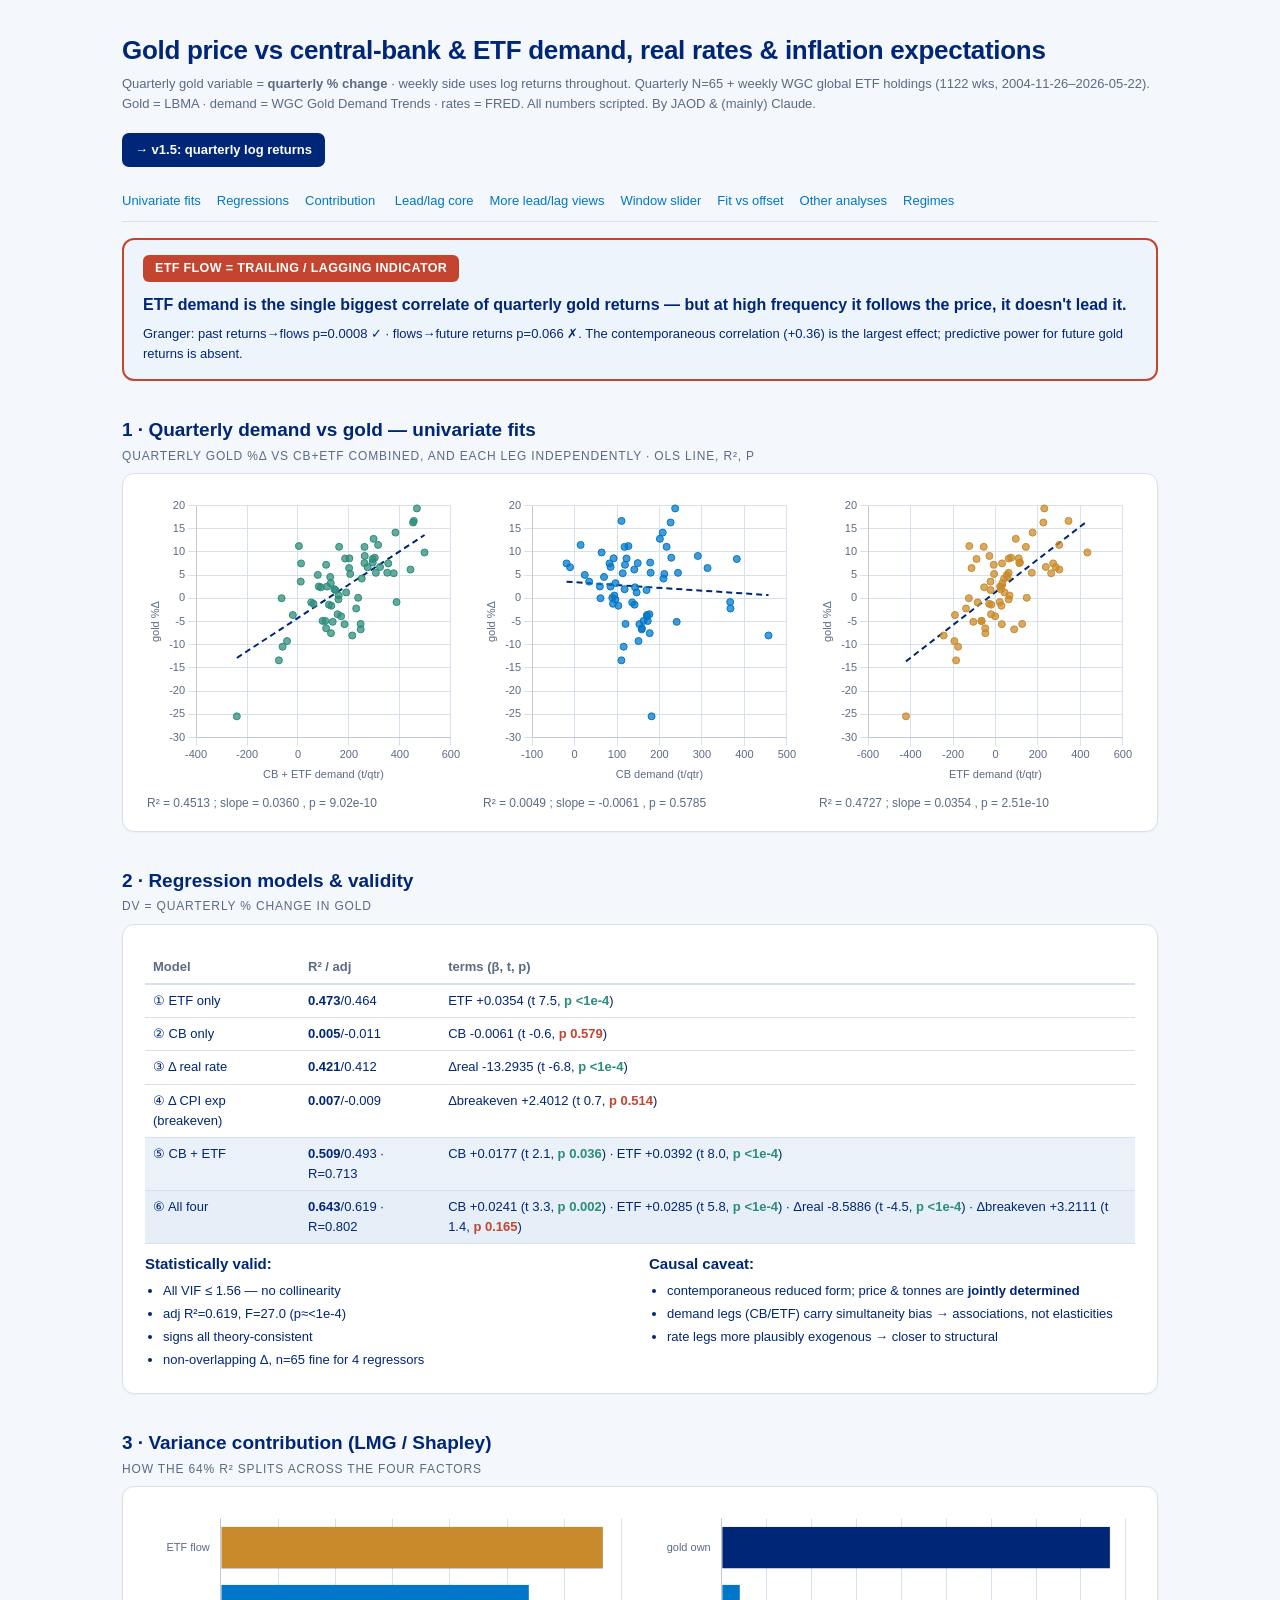
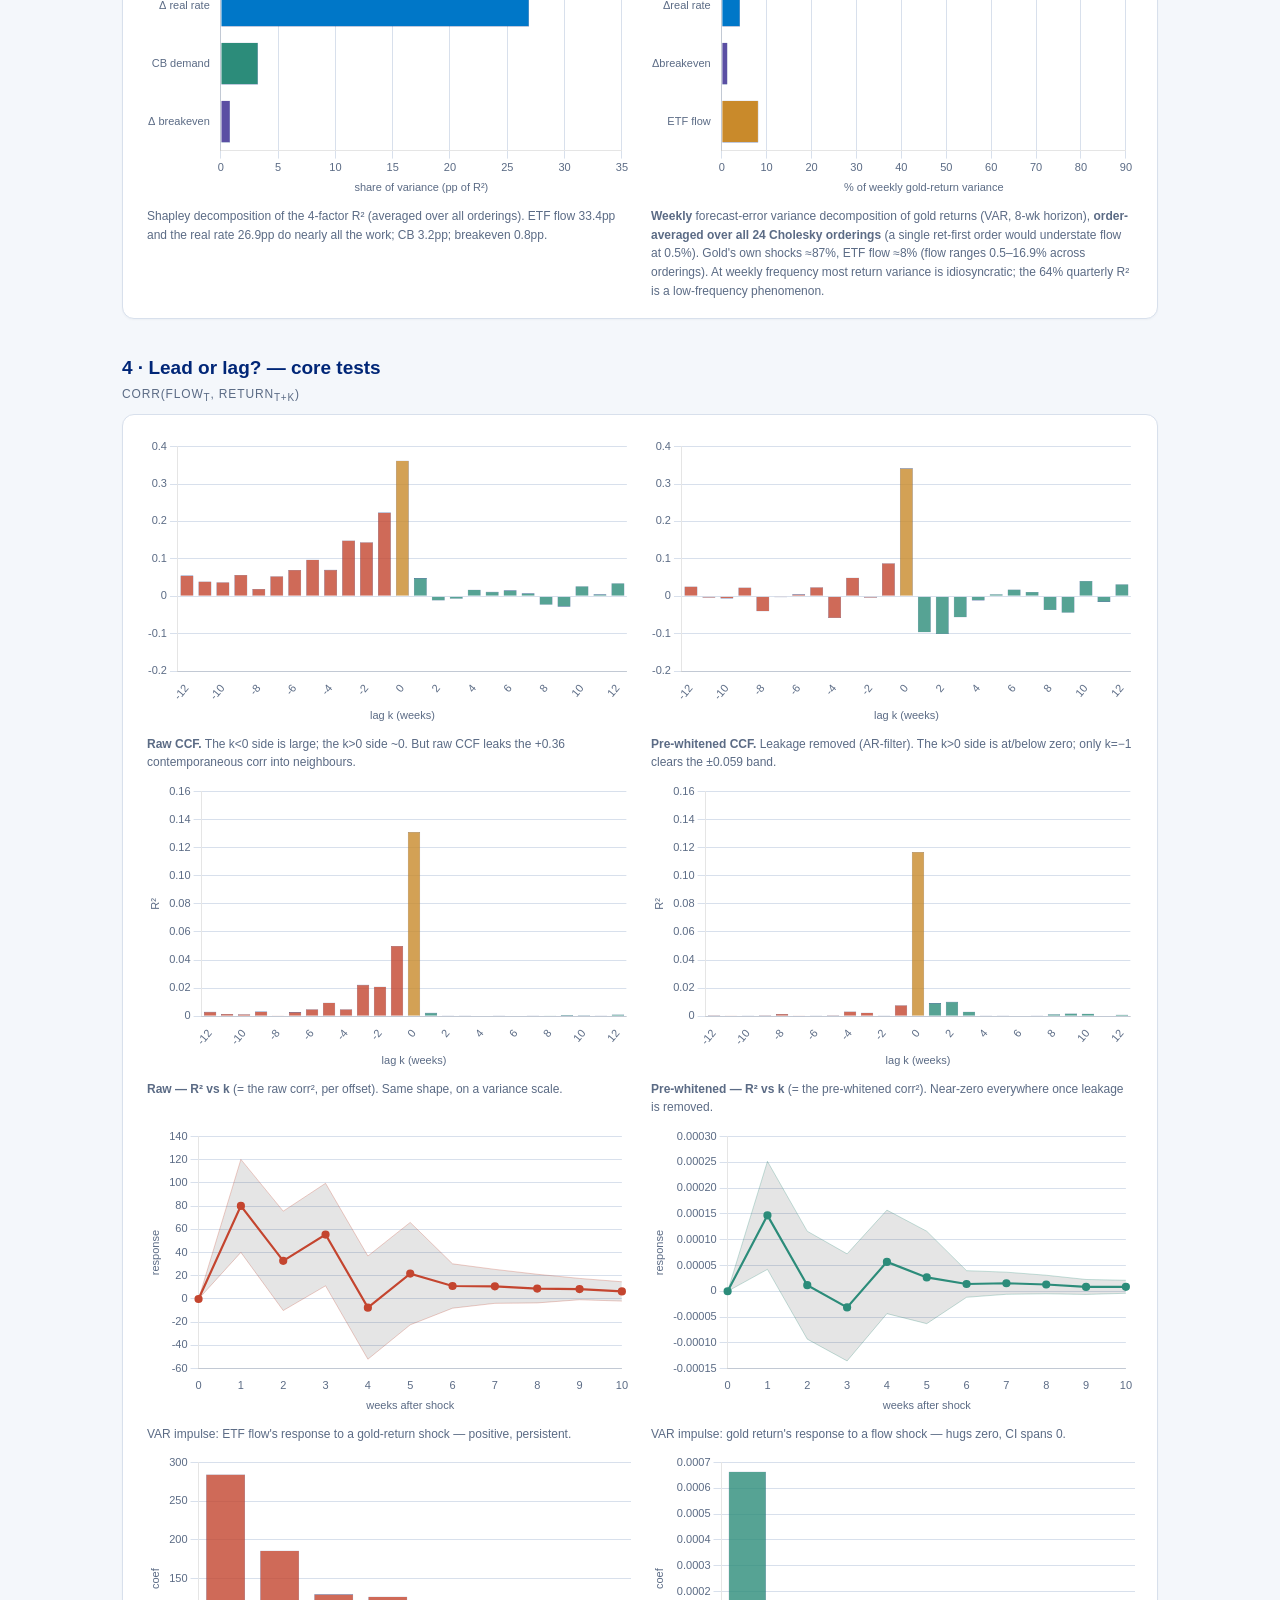
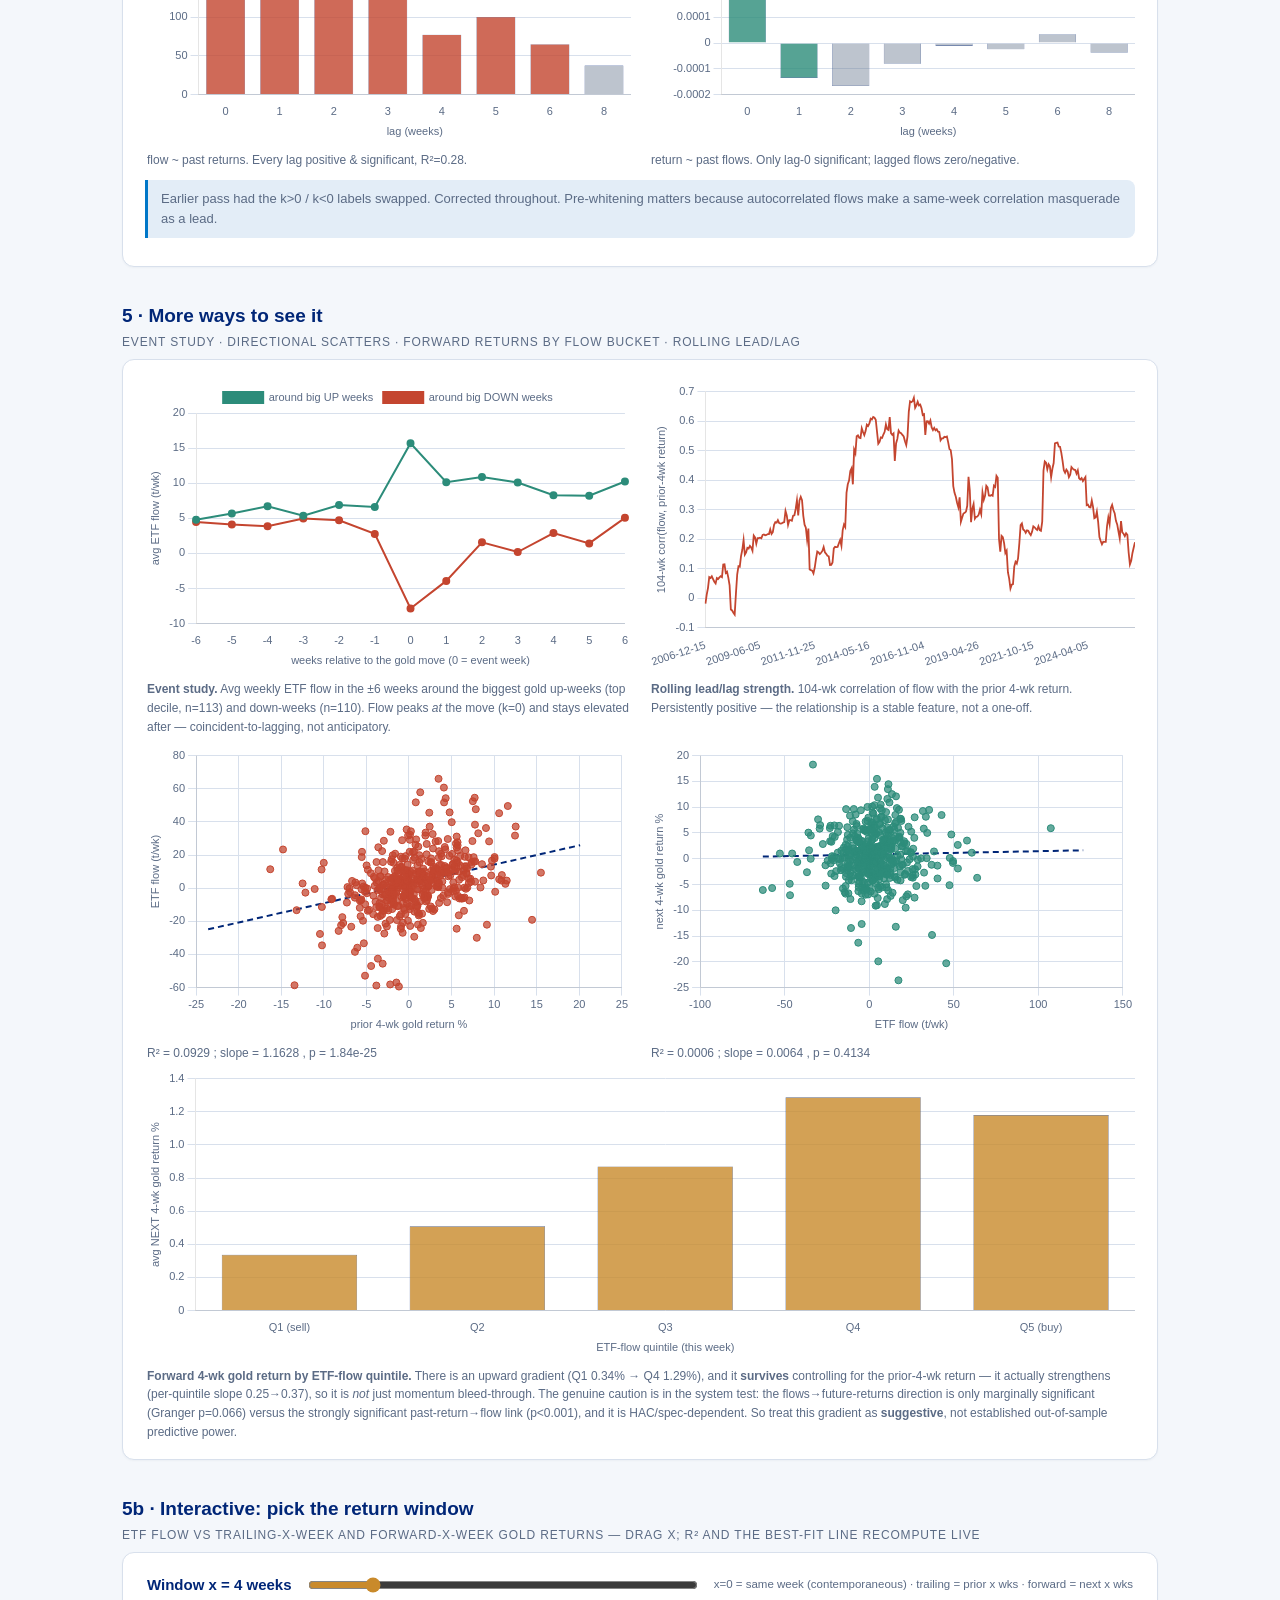
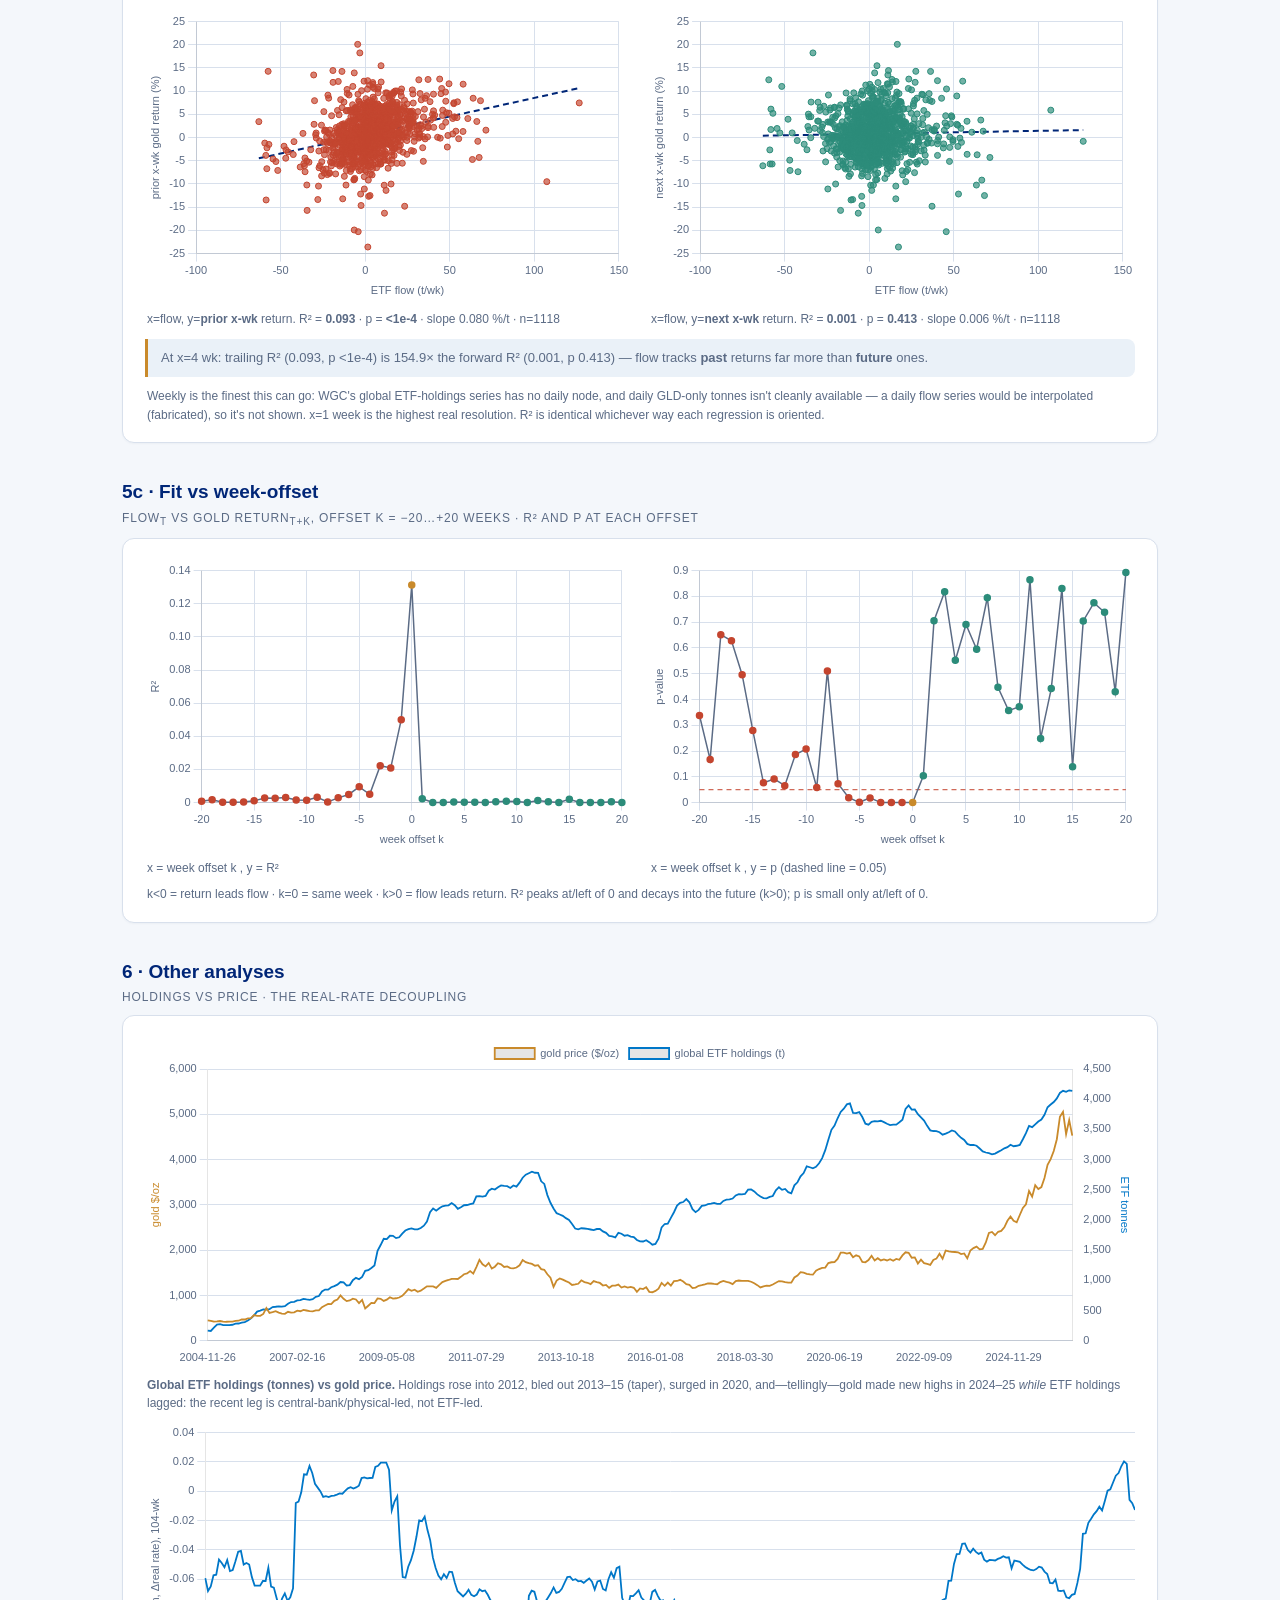
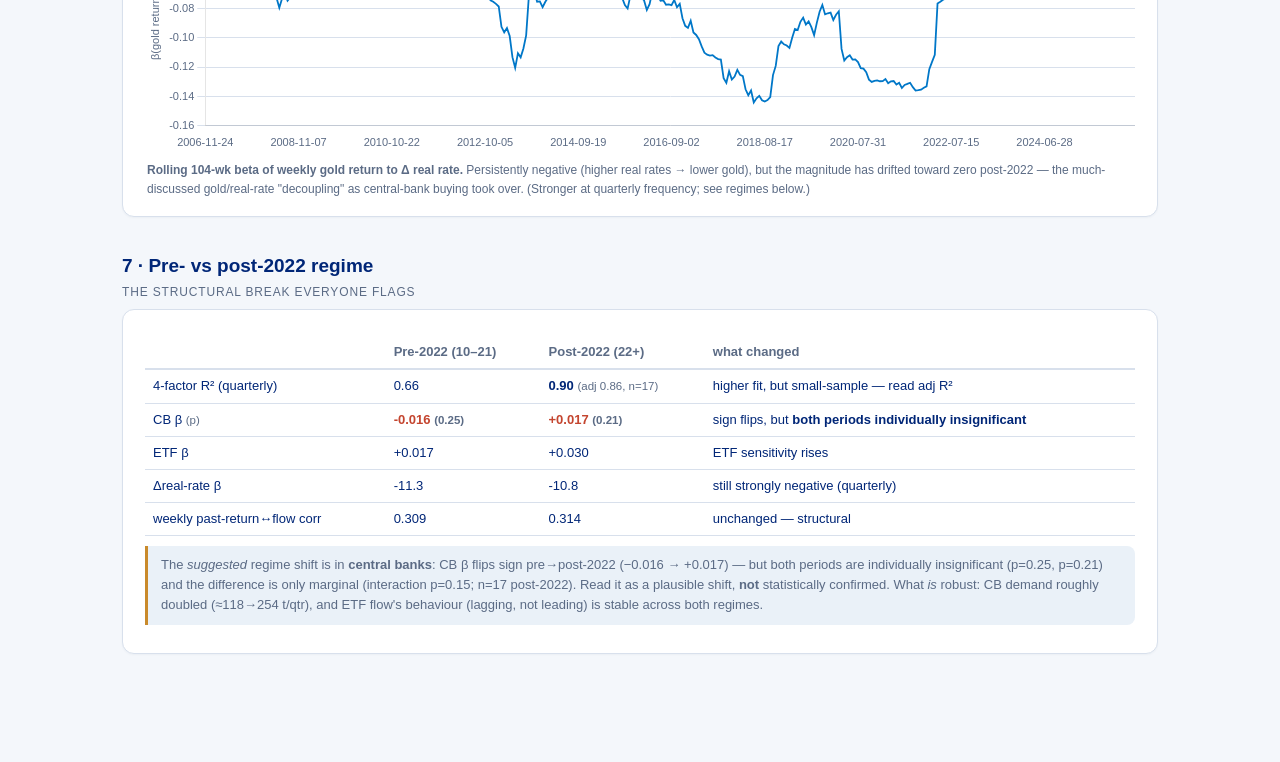
<file: factor_model/gold_demand_drivers.html>
<!DOCTYPE html><html lang="en"><head><meta charset="utf-8">
<meta name="viewport" content="width=device-width,initial-scale=1">
<title>Gold price vs demand, rates, inflation — drivers &amp; lead/lag</title>
<script src="chart.umd.min.js"></script>
<style>
:root{--ink:#002677;--muted:#5b6b85;--gold:#c98a2b;--blue:#0077c8;--red:#c4452f;--green:#2c8c7a;--line:#d8e0ec}
*{box-sizing:border-box}
body{margin:0;background:#f4f7fb;color:#002677;font:15px/1.55 -apple-system,Segoe UI,Roboto,Helvetica,Arial,sans-serif}
.wrap{max-width:1080px;margin:0 auto;padding:30px 22px 90px}
h1{font-size:26px;margin:0 0 4px;letter-spacing:-.3px}
.byline{color:#5b6b85;font-size:13px;margin:0 0 18px}
nav{position:sticky;top:0;background:#f4f7fbf0;backdrop-filter:blur(6px);padding:10px 0;margin:0 0 16px;border-bottom:1px solid #d8e0ec;font-size:13px;z-index:10}
nav a{color:#0077c8;text-decoration:none;margin-right:16px;white-space:nowrap}
h2{font-size:19px;margin:26px 0 2px;padding-top:8px}
.sec{color:#5b6b85;font-size:12px;text-transform:uppercase;letter-spacing:.07em;margin:0 0 8px}
.card{background:#ffffff;border:1px solid #d8e0ec;border-radius:12px;padding:18px 22px;margin:0 0 18px;box-shadow:0 1px 2px rgba(31,42,68,.04)}
.two{display:grid;grid-template-columns:1fr 1fr;gap:18px}
.chartbox{position:relative;height:290px;margin:4px 0 2px}
.chartbox.tall{height:330px}
.cap{font-size:12px;color:#5b6b85;margin:8px 2px 0}
.lab{display:inline-block;font-size:11px;font-weight:700;padding:1px 7px;border-radius:4px;color:#fff}
.lead{background:#2c8c7a}.lag{background:#c4452f}
table{width:100%;border-collapse:collapse;font-size:13px;margin:8px 0}
th{text-align:left;border-bottom:2px solid #d8e0ec;padding:6px 8px;color:#5b6b85;font-weight:600}
td{border-bottom:1px solid #d8e0ec;padding:6px 8px;vertical-align:top}
.sig{color:#2c8c7a;font-weight:600}.ns{color:#c4452f;font-weight:600}.sub{color:#5b6b85;font-size:11.5px}
.verdict{border:2px solid;border-radius:12px;padding:15px 19px;margin:0 0 18px;background:#eef4fb}
.vtag{display:inline-block;color:#fff;border-radius:6px;padding:4px 12px;font-size:12.5px;font-weight:700;letter-spacing:.03em;margin-bottom:8px}
.vone{font-size:16px;font-weight:600;margin:3px 0 6px}
.note{font-size:13px;color:#5b6b85;background:#eaf1f8;border-left:3px solid #c98a2b;padding:9px 13px;border-radius:0 8px 8px 0;margin:10px 0}
.corr{background:#e3edf7;border-left-color:#0077c8}
ul{margin:5px 0;padding-left:18px} li{margin:3px 0;font-size:13px}
.r2{font-weight:700}
@media(max-width:780px){.two,.three{grid-template-columns:1fr !important}}
</style></head><body><div class="wrap">

<h1>Gold price vs central-bank &amp; ETF demand, real rates &amp; inflation expectations</h1>
<p class="byline">Quarterly gold variable = <b>quarterly % change</b> · weekly side uses log returns throughout. Quarterly N=65 + weekly WGC global ETF holdings (1122 wks, 2004-11-26–2026-05-22).
Gold = LBMA · demand = WGC Gold Demand Trends · rates = FRED. All numbers scripted. By JAOD &amp; (mainly) Claude.</p>
<a href="gold_demand_drivers_v1_5.html" style="display:inline-block;background:#002677;color:#fff;text-decoration:none;border-radius:7px;padding:7px 13px;font-size:13px;font-weight:600;margin:0 0 14px">→ v1.5: quarterly log returns</a>

<nav>
<a href="#fits">Univariate fits</a><a href="#models">Regressions</a><a href="#contrib">Contribution</a>
<a href="#leadlag">Lead/lag core</a><a href="#views">More lead/lag views</a><a href="#window">Window slider</a><a href="#offset">Fit vs offset</a><a href="#other">Other analyses</a><a href="#regime">Regimes</a>
</nav>

<!-- ============ VERDICT ============ -->
<div class="verdict" style="border-color:#c4452f">
  <div class="vtag" style="background:#c4452f">ETF FLOW = TRAILING / LAGGING INDICATOR</div>
  <p class="vone">ETF demand is the single biggest correlate of quarterly gold returns — but at high frequency it <b>follows</b> the price, it doesn't lead it.</p>
  <p style="margin:4px 0 0;font-size:13px">Granger: past returns→flows p=0.0008 ✓ · flows→future returns p=0.066 ✗. The contemporaneous correlation (+0.36) is the largest effect; predictive power for future gold returns is absent.</p>
</div>

<!-- ============ 1 FITS ============ -->
<h2 id="fits">1 · Quarterly demand vs gold — univariate fits</h2><p class="sec">quarterly gold %Δ vs CB+ETF combined, and each leg independently · OLS line, R², p</p>
<div class="card"><div style="display:grid;grid-template-columns:1fr 1fr 1fr;gap:18px" class="three">
  <div><div class="chartbox"><canvas id="cbetfS"></canvas></div>
    <p class="cap">R² = 0.4513 ; slope = 0.0360 , p = 9.02e-10</p></div>
  <div><div class="chartbox"><canvas id="cbS"></canvas></div>
    <p class="cap">R² = 0.0049 ; slope = -0.0061 , p = 0.5785</p></div>
  <div><div class="chartbox"><canvas id="etfS"></canvas></div>
    <p class="cap">R² = 0.4727 ; slope = 0.0354 , p = 2.51e-10</p></div>
</div></div>

<!-- ============ 2 MODELS ============ -->
<h2 id="models">2 · Regression models &amp; validity</h2><p class="sec">DV = quarterly % change in gold</p>
<div class="card">
<table>
<thead><tr><th>Model</th><th>R² / adj</th><th>terms (β, t, p)</th></tr></thead>
<tbody>
<tr><td>① ETF only</td><td><span class="r2">0.473</span>/0.464</td><td>ETF +0.0354 (t 7.5, <span class="sig">p &lt;1e-4</span>)</td></tr>
<tr><td>② CB only</td><td><span class="r2">0.005</span>/-0.011</td><td>CB -0.0061 (t -0.6, <span class="ns">p 0.579</span>)</td></tr>
<tr><td>③ Δ real rate</td><td><span class="r2">0.421</span>/0.412</td><td>Δreal -13.2935 (t -6.8, <span class="sig">p &lt;1e-4</span>)</td></tr>
<tr><td>④ Δ CPI exp (breakeven)</td><td><span class="r2">0.007</span>/-0.009</td><td>Δbreakeven +2.4012 (t 0.7, <span class="ns">p 0.514</span>)</td></tr>
<tr style="background:#eaf1f8"><td>⑤ CB + ETF</td><td><span class="r2">0.509</span>/0.493 · R=0.713</td><td>CB +0.0177 (t 2.1, <span class="sig">p 0.036</span>) · ETF +0.0392 (t 8.0, <span class="sig">p &lt;1e-4</span>)</td></tr>
<tr style="background:#e6eff7"><td>⑥ All four</td><td><span class="r2">0.643</span>/0.619 · R=0.802</td><td>CB +0.0241 (t 3.3, <span class="sig">p 0.002</span>) · ETF +0.0285 (t 5.8, <span class="sig">p &lt;1e-4</span>) · Δreal -8.5886 (t -4.5, <span class="sig">p &lt;1e-4</span>) · Δbreakeven +3.2111 (t 1.4, <span class="ns">p 0.165</span>)</td></tr>
</tbody></table>
<div class="two" style="margin-top:8px">
  <div><b>Statistically valid:</b><ul><li>All VIF ≤ 1.56 — no collinearity</li><li>adj R²=0.619, F=27.0 (p≈&lt;1e-4)</li><li>signs all theory-consistent</li><li>non-overlapping Δ, n=65 fine for 4 regressors</li></ul></div>
  <div><b>Causal caveat:</b><ul><li>contemporaneous reduced form; price &amp; tonnes are <b>jointly determined</b></li><li>demand legs (CB/ETF) carry simultaneity bias → associations, not elasticities</li><li>rate legs more plausibly exogenous → closer to structural</li></ul></div>
</div>
</div>

<!-- ============ 3 CONTRIBUTION ============ -->
<h2 id="contrib">3 · Variance contribution (LMG / Shapley)</h2><p class="sec">how the 64% R² splits across the four factors</p>
<div class="card"><div class="two">
  <div><div class="chartbox"><canvas id="lmg"></canvas></div>
    <p class="cap">Shapley decomposition of the 4-factor R² (averaged over all orderings). ETF flow 33.4pp and the real rate 26.9pp do nearly all the work; CB 3.2pp; breakeven 0.8pp.</p></div>
  <div><div class="chartbox"><canvas id="fevd"></canvas></div>
    <p class="cap"><b>Weekly</b> forecast-error variance decomposition of gold returns (VAR, 8-wk horizon), <b>order-averaged over all 24 Cholesky orderings</b> (a single ret-first order would understate flow at 0.5%). Gold's own shocks ≈87%, ETF flow ≈8% (flow ranges 0.5–16.9% across orderings). At weekly frequency most return variance is idiosyncratic; the 64% quarterly R² is a low-frequency phenomenon.</p></div>
</div></div>

<!-- ============ 4 LEAD/LAG CORE ============ -->
<h2 id="leadlag">4 · Lead or lag? — core tests</h2>
<p class="sec">corr(flow<sub>t</sub>, return<sub>t+k</sub>)</p>
<div class="card"><div class="two">
  <div><div class="chartbox"><canvas id="ccfRaw"></canvas></div>
    <p class="cap"><b>Raw CCF.</b> The k&lt;0 side is large; the k&gt;0 side ~0. But raw CCF leaks the +0.36 contemporaneous corr into neighbours.</p></div>
  <div><div class="chartbox"><canvas id="ccfPw"></canvas></div>
    <p class="cap"><b>Pre-whitened CCF.</b> Leakage removed (AR-filter). The k&gt;0 side is at/below zero; only k=−1 clears the ±0.059 band.</p></div>
</div>
<div class="two" style="margin-top:6px">
  <div><div class="chartbox"><canvas id="ccfRawR2"></canvas></div>
    <p class="cap"><b>Raw — R² vs k</b> (= the raw corr², per offset). Same shape, on a variance scale.</p></div>
  <div><div class="chartbox"><canvas id="ccfPwR2"></canvas></div>
    <p class="cap"><b>Pre-whitened — R² vs k</b> (= the pre-whitened corr²). Near-zero everywhere once leakage is removed.</p></div>
</div>
<div class="two" style="margin-top:6px">
  <div><div class="chartbox"><canvas id="irfChase"></canvas></div>
    <p class="cap">VAR impulse: ETF flow's response to a gold-return shock — positive, persistent.</p></div>
  <div><div class="chartbox"><canvas id="irfSig"></canvas></div>
    <p class="cap">VAR impulse: gold return's response to a flow shock — hugs zero, CI spans 0.</p></div>
</div>
<div class="two" style="margin-top:6px">
  <div><div class="chartbox"><canvas id="dlChase"></canvas></div>
    <p class="cap">flow ~ past returns. Every lag positive &amp; significant, R²=0.28.</p></div>
  <div><div class="chartbox"><canvas id="dlSig"></canvas></div>
    <p class="cap">return ~ past flows. Only lag-0 significant; lagged flows zero/negative.</p></div>
</div>
<div class="note corr">Earlier pass had the k&gt;0 / k&lt;0 labels swapped. Corrected throughout. Pre-whitening matters because autocorrelated flows make a same-week correlation masquerade as a lead.</div>
</div>

<!-- ============ 5 MORE VIEWS ============ -->
<h2 id="views">5 · More ways to see it</h2><p class="sec">event study · directional scatters · forward returns by flow bucket · rolling lead/lag</p>
<div class="card"><div class="two">
  <div><div class="chartbox"><canvas id="event"></canvas></div>
    <p class="cap"><b>Event study.</b> Avg weekly ETF flow in the ±6 weeks around the biggest gold up-weeks (top decile, n=113) and down-weeks (n=110). Flow peaks <i>at</i> the move (k=0) and stays elevated after — coincident-to-lagging, not anticipatory.</p></div>
  <div><div class="chartbox"><canvas id="rollChase"></canvas></div>
    <p class="cap"><b>Rolling lead/lag strength.</b> 104-wk correlation of flow with the prior 4-wk return. Persistently positive — the relationship is a stable feature, not a one-off.</p></div>
</div>
<div class="two" style="margin-top:6px">
  <div><div class="chartbox"><canvas id="scChase"></canvas></div>
    <p class="cap">R² = 0.0929 ; slope = 1.1628 , p = 1.84e-25</p></div>
  <div><div class="chartbox"><canvas id="scSig"></canvas></div>
    <p class="cap">R² = 0.0006 ; slope = 0.0064 , p = 0.4134</p></div>
</div>
<div class="chartbox" style="margin-top:6px"><canvas id="quint"></canvas></div>
<p class="cap"><b>Forward 4-wk gold return by ETF-flow quintile.</b> There is an upward gradient (Q1 0.34% → Q4 1.29%), and it <b>survives</b> controlling for the prior-4-wk return — it actually strengthens (per-quintile slope 0.25→0.37), so it is <i>not</i> just momentum bleed-through. The genuine caution is in the system test: the flows→future-returns direction is only marginally significant (Granger p=0.066) versus the strongly significant past-return→flow link (p&lt;0.001), and it is HAC/spec-dependent. So treat this gradient as <b>suggestive</b>, not established out-of-sample predictive power.</p>
</div>

<!-- ============ 5b INTERACTIVE SLIDER ============ -->
<h2 id="window">5b · Interactive: pick the return window</h2><p class="sec">ETF flow vs trailing-x-week and forward-x-week gold returns — drag x; R² and the best-fit line recompute live</p>
<div class="card">
  <div style="display:flex;align-items:center;gap:14px;flex-wrap:wrap;margin:2px 2px 12px">
    <label style="font-weight:600;white-space:nowrap">Window x = <span id="xval">4</span> weeks</label>
    <input id="xslider" type="range" min="0" max="26" value="4" step="1" style="flex:1;min-width:240px;accent-color:#c98a2b">
    <span class="sub">x=0 = same week (contemporaneous) · trailing = prior x wks · forward = next x wks</span>
  </div>
  <div class="two">
    <div><div class="chartbox"><canvas id="trailCh"></canvas></div>
      <p class="cap">x=flow, y=<b>prior x-wk</b> return. R² = <b id="trailR2">–</b> · p = <b id="trailP">–</b> · slope <span id="trailSl">–</span> %/t · n=<span id="trailN">–</span></p></div>
    <div><div class="chartbox"><canvas id="fwdCh"></canvas></div>
      <p class="cap">x=flow, y=<b>next x-wk</b> return. R² = <b id="fwdR2">–</b> · p = <b id="fwdP">–</b> · slope <span id="fwdSl">–</span> %/t · n=<span id="fwdN">–</span></p></div>
  </div>
  <div class="note" id="windowNote">—</div>
  <p class="cap">Weekly is the finest this can go: WGC's global ETF-holdings series has no daily node, and daily GLD-only tonnes isn't cleanly available — a daily flow series would be interpolated (fabricated), so it's not shown. x=1 week is the highest real resolution. R² is identical whichever way each regression is oriented.</p>
</div>

<!-- ============ 5c OFFSET R2/p ============ -->
<h2 id="offset">5c · Fit vs week-offset</h2><p class="sec">flow<sub>t</sub> vs gold return<sub>t+k</sub>, offset k = −20…+20 weeks · R² and p at each offset</p>
<div class="card"><div class="two">
  <div><div class="chartbox"><canvas id="r2byOffset"></canvas></div>
    <p class="cap">x = week offset k , y = R²</p></div>
  <div><div class="chartbox"><canvas id="pbyOffset"></canvas></div>
    <p class="cap">x = week offset k , y = p (dashed line = 0.05)</p></div>
</div>
<p class="cap">k&lt;0 = return leads flow · k=0 = same week · k&gt;0 = flow leads return. R² peaks at/left of 0 and decays into the future (k&gt;0); p is small only at/left of 0.</p>
</div>

<!-- ============ 6 OTHER ============ -->
<h2 id="other">6 · Other analyses</h2><p class="sec">holdings vs price · the real-rate decoupling</p>
<div class="card">
  <div class="chartbox tall"><canvas id="overlay"></canvas></div>
  <p class="cap"><b>Global ETF holdings (tonnes) vs gold price.</b> Holdings rose into 2012, bled out 2013–15 (taper), surged in 2020, and—tellingly—gold made new highs in 2024–25 <i>while</i> ETF holdings lagged: the recent leg is central-bank/physical-led, not ETF-led.</p>
  <div class="chartbox tall" style="margin-top:10px"><canvas id="realbeta"></canvas></div>
  <p class="cap"><b>Rolling 104-wk beta of weekly gold return to Δ real rate.</b> Persistently negative (higher real rates → lower gold), but the magnitude has drifted toward zero post-2022 — the much-discussed gold/real-rate "decoupling" as central-bank buying took over. (Stronger at quarterly frequency; see regimes below.)</p>
</div>

<!-- ============ 7 REGIMES ============ -->
<h2 id="regime">7 · Pre- vs post-2022 regime</h2><p class="sec">the structural break everyone flags</p>
<div class="card">
<table>
<thead><tr><th></th><th>Pre-2022 (10–21)</th><th>Post-2022 (22+)</th><th>what changed</th></tr></thead>
<tbody>
<tr><td>4-factor R² (quarterly)</td><td>0.66</td><td><b>0.90</b> <span class="sub">(adj 0.86, n=17)</span></td><td>higher fit, but small-sample — read adj R²</td></tr>
<tr><td>CB β <span class="sub">(p)</span></td><td class="ns">-0.016 <span class="sub">(0.25)</span></td><td class="ns">+0.017 <span class="sub">(0.21)</span></td><td>sign flips, but <b>both periods individually insignificant</b></td></tr>
<tr><td>ETF β</td><td>+0.017</td><td>+0.030</td><td>ETF sensitivity rises</td></tr>
<tr><td>Δreal-rate β</td><td>-11.3</td><td>-10.8</td><td>still strongly negative (quarterly)</td></tr>
<tr><td>weekly past-return↔flow corr</td><td>0.309</td><td>0.314</td><td>unchanged — structural</td></tr>
</tbody></table>
<div class="note">The <i>suggested</i> regime shift is in <b>central banks</b>: CB β flips sign pre→post-2022 (−0.016 → +0.017) — but both periods are individually insignificant (p=0.25, p=0.21) and the difference is only marginal (interaction p=0.15; n=17 post-2022). Read it as a plausible shift, <b>not</b> statistically confirmed. What <i>is</i> robust: CB demand roughly doubled (≈118→254 t/qtr), and ETF flow's behaviour (lagging, not leading) is stable across both regimes.</div>
</div>

</div>

<script>

const D={"scatter": {"cb": {"points": [{"x": 59.7102, "y": 2.5747126436781675, "q": "Q1 '10"}, {"x": 14.2143, "y": 11.519497982967275, "q": "Q2 '10"}, {"x": 24.0359, "y": 5.064308681672025, "q": "Q3 '10"}, {"x": -18.8099, "y": 7.536342769701609, "q": "Q4 '10"}, {"x": 142.464, "y": 2.3834934187122014, "q": "Q1 '11"}, {"x": 69.4448, "y": 4.62126476719944, "q": "Q2 '11"}, {"x": 148.808, "y": 7.605446695450024, "q": "Q3 '11"}, {"x": 120.07, "y": -5.493827160493825, "q": "Q4 '11"}, {"x": 122.474, "y": 8.58915741345525, "q": "Q1 '12"}, {"x": 170.69, "y": -3.8496240601503806, "q": "Q2 '12"}, {"x": 117.756, "y": 11.104160150140752, "q": "Q3 '12"}, {"x": 158.263, "y": -6.672297297297303, "q": "Q4 '12"}, {"x": 170.547, "y": -3.5746606334841613, "q": "Q1 '13"}, {"x": 181.435, "y": -25.418426403879245, "q": "Q2 '13"}, {"x": 126.881, "y": 11.283557046979876, "q": "Q3 '13"}, {"x": 150.586, "y": -9.197135318507355, "q": "Q4 '13"}, {"x": 118.798, "y": 7.243669572436695, "q": "Q1 '14"}, {"x": 169.596, "y": 1.7998838784594628, "q": "Q2 '14"}, {"x": 176.981, "y": -7.490494296577943, "q": "Q3 '14"}, {"x": 135.757, "y": -0.8631319358816225, "q": "Q4 '14"}, {"x": 103.065, "y": -1.5754560530679917, "q": "Q1 '15"}, {"x": 141.36, "y": -1.347935973041281, "q": "Q2 '15"}, {"x": 172.405, "y": -4.867634500426988, "q": "Q3 '15"}, {"x": 162.72, "y": -4.847396768402157, "q": "Q4 '15"}, {"x": 110.588, "y": 16.698113207547173, "q": "Q1 '16"}, {"x": 84.9244, "y": 6.770412287793048, "q": "Q2 '16"}, {"x": 88.9506, "y": 0.13250047321597958, "q": "Q3 '16"}, {"x": 110.397, "y": -13.353497164461237, "q": "Q4 '16"}, {"x": 92.0429, "y": 8.635133955842544, "q": "Q1 '17"}, {"x": 96.2613, "y": -0.20886050528174938, "q": "Q2 '17"}, {"x": 96.5934, "y": 3.2883880056349346, "q": "Q3 '17"}, {"x": 93.6585, "y": 0.6156963603772159, "q": "Q4 '17"}, {"x": 84.7974, "y": 2.5445391169635956, "q": "Q1 '18"}, {"x": 152.771, "y": -5.544434792461372, "q": "Q2 '18"}, {"x": 240.545, "y": -5.054180495021798, "q": "Q3 '18"}, {"x": 178.116, "y": 7.727942724784165, "q": "Q4 '18"}, {"x": 146.231, "y": 1.282251759186881, "q": "Q1 '19"}, {"x": 227.81, "y": 8.769492048788008, "q": "Q2 '19"}, {"x": 113.458, "y": 5.415188076650113, "q": "Q3 '19"}, {"x": 117.914, "y": 1.9827644246953602, "q": "Q4 '19"}, {"x": 140.767, "y": 6.218847994718613, "q": "Q1 '20"}, {"x": 63.7369, "y": 9.89154417477236, "q": "Q2 '20"}, {"x": -10.5978, "y": 6.719076975284222, "q": "Q3 '20"}, {"x": 61.0384, "y": 0.037097885420522836, "q": "Q4 '20"}, {"x": 115.606, "y": -10.412693367238823, "q": "Q1 '21"}, {"x": 209.644, "y": 4.263623192690935, "q": "Q2 '21"}, {"x": 90.5647, "y": -1.154184272466896, "q": "Q3 '21"}, {"x": 34.2982, "y": 3.6177415652972167, "q": "Q4 '21"}, {"x": 82.4364, "y": 7.547692222499114, "q": "Q1 '22"}, {"x": 158.567, "y": -6.4438895039003246, "q": "Q2 '22"}, {"x": 456.908, "y": -7.9939460649422145, "q": "Q3 '22"}, {"x": 382.097, "y": 8.494093016300287, "q": "Q4 '22"}, {"x": 290.419, "y": 9.149552033080631, "q": "Q1 '23"}, {"x": 176.341, "y": -3.407081881093099, "q": "Q2 '23"}, {"x": 367.265, "y": -2.1832919335860845, "q": "Q3 '23"}, {"x": 216.79, "y": 11.114675220529268, "q": "Q4 '23"}, {"x": 313.266, "y": 6.541089299461111, "q": "Q1 '24"}, {"x": 211.52, "y": 5.263395578838037, "q": "Q2 '24"}, {"x": 201.0, "y": 12.829808228581218, "q": "Q3 '24"}, {"x": 366.586, "y": -0.7927907374664867, "q": "Q4 '24"}, {"x": 236.998, "y": 19.39366064926602, "q": "Q1 '25"}, {"x": 179.252, "y": 5.532727681294336, "q": "Q2 '25"}, {"x": 226.252, "y": 16.360705105781093, "q": "Q3 '25"}, {"x": 207.642, "y": 14.181894230517877, "q": "Q4 '25"}, {"x": 243.664, "y": 5.507349237602455, "q": "Q1 '26"}], "fit": {"slope": -0.006081578299853902, "intercept": 3.4907589408214514, "r": -0.07018225942414681, "r2": 0.004925549537878244, "p": 0.5785292350998821, "x0": -18.8099, "y0": 3.605152820483873, "x1": 456.908, "y1": 0.7120371629918045}}, "etf": {"points": [{"x": 21.9665, "y": 2.5747126436781675, "q": "Q1 '10"}, {"x": 300.385, "y": 11.519497982967275, "q": "Q2 '10"}, {"x": 53.5831, "y": 5.064308681672025, "q": "Q3 '10"}, {"x": 30.9005, "y": 7.536342769701609, "q": "Q4 '10"}, {"x": -53.207, "y": 2.3834934187122014, "q": "Q1 '11"}, {"x": 57.1294, "y": 4.62126476719944, "q": "Q2 '11"}, {"x": 112.195, "y": 7.605446695450024, "q": "Q3 '11"}, {"x": 125.764, "y": -5.493827160493825, "q": "Q4 '11"}, {"x": 62.6, "y": 8.58915741345525, "q": "Q1 '12"}, {"x": -1.45349, "y": -3.8496240601503806, "q": "Q2 '12"}, {"x": 143.348, "y": 11.104160150140752, "q": "Q3 '12"}, {"x": 88.0411, "y": -6.672297297297303, "q": "Q4 '12"}, {"x": -190.845, "y": -3.5746606334841613, "q": "Q1 '13"}, {"x": -421.596, "y": -25.418426403879245, "q": "Q2 '13"}, {"x": -123.231, "y": 11.283557046979876, "q": "Q3 '13"}, {"x": -193.549, "y": -9.197135318507355, "q": "Q4 '13"}, {"x": -8.17624, "y": 7.243669572436695, "q": "Q1 '14"}, {"x": -22.8061, "y": 1.7998838784594628, "q": "Q2 '14"}, {"x": -47.4872, "y": -7.490494296577943, "q": "Q3 '14"}, {"x": -83.7921, "y": -0.8631319358816225, "q": "Q4 '14"}, {"x": 27.8177, "y": -1.5754560530679917, "q": "Q1 '15"}, {"x": -20.0828, "y": -1.347935973041281, "q": "Q2 '15"}, {"x": -65.1958, "y": -4.867634500426988, "q": "Q3 '15"}, {"x": -66.1456, "y": -4.847396768402157, "q": "Q4 '15"}, {"x": 344.064, "y": 16.698113207547173, "q": "Q1 '16"}, {"x": 237.1, "y": 6.770412287793048, "q": "Q2 '16"}, {"x": 147.261, "y": 0.13250047321597958, "q": "Q3 '16"}, {"x": -185.343, "y": -13.353497164461237, "q": "Q4 '16"}, {"x": 109.656, "y": 8.635133955842544, "q": "Q1 '17"}, {"x": 62.521, "y": -0.20886050528174938, "q": "Q2 '17"}, {"x": 32.2647, "y": 3.2883880056349346, "q": "Q3 '17"}, {"x": 66.2732, "y": 0.6156963603772159, "q": "Q4 '17"}, {"x": 29.2102, "y": 2.5445391169635956, "q": "Q1 '18"}, {"x": 29.9491, "y": -5.544434792461372, "q": "Q2 '18"}, {"x": -104.314, "y": -5.054180495021798, "q": "Q3 '18"}, {"x": 115.399, "y": 7.727942724784165, "q": "Q4 '18"}, {"x": 42.9366, "y": 1.282251759186881, "q": "Q1 '19"}, {"x": 73.6568, "y": 8.769492048788008, "q": "Q2 '19"}, {"x": 262.374, "y": 5.415188076650113, "q": "Q3 '19"}, {"x": 24.6352, "y": 1.9827644246953602, "q": "Q4 '19"}, {"x": 300.907, "y": 6.218847994718613, "q": "Q1 '20"}, {"x": 433.109, "y": 9.89154417477236, "q": "Q2 '20"}, {"x": 283.892, "y": 6.719076975284222, "q": "Q3 '20"}, {"x": -125.359, "y": 0.037097885420522836, "q": "Q4 '20"}, {"x": -176.135, "y": -10.412693367238823, "q": "Q1 '21"}, {"x": 40.7368, "y": 4.263623192690935, "q": "Q2 '21"}, {"x": -29.8083, "y": -1.154184272466896, "q": "Q3 '21"}, {"x": -23.4118, "y": 3.6177415652972167, "q": "Q4 '21"}, {"x": 271.918, "y": 7.547692222499114, "q": "Q1 '22"}, {"x": -48.0999, "y": -6.4438895039003246, "q": "Q2 '22"}, {"x": -243.734, "y": -7.9939460649422145, "q": "Q3 '22"}, {"x": -89.1604, "y": 8.494093016300287, "q": "Q4 '22"}, {"x": -28.4672, "y": 9.149552033080631, "q": "Q1 '23"}, {"x": -20.8364, "y": -3.407081881093099, "q": "Q2 '23"}, {"x": -138.737, "y": -2.1832919335860845, "q": "Q3 '23"}, {"x": -55.2597, "y": 11.114675220529268, "q": "Q4 '23"}, {"x": -112.53, "y": 6.541089299461111, "q": "Q1 '24"}, {"x": -6.48726, "y": 5.263395578838037, "q": "Q2 '24"}, {"x": 95.7053, "y": 12.829808228581218, "q": "Q3 '24"}, {"x": 20.3949, "y": -0.7927907374664867, "q": "Q4 '24"}, {"x": 229.934, "y": 19.39366064926602, "q": "Q1 '25"}, {"x": 171.11, "y": 5.532727681294336, "q": "Q2 '25"}, {"x": 225.599, "y": 16.360705105781093, "q": "Q3 '25"}, {"x": 174.939, "y": 14.181894230517877, "q": "Q4 '25"}, {"x": 62.0072, "y": 5.507349237602455, "q": "Q1 '26"}], "fit": {"slope": 0.03537658285066629, "intercept": 1.3439412219777496, "r": 0.6875424493429002, "r2": 0.4727146196484345, "p": 2.514901244204675e-10, "x0": -421.596, "y0": -13.570684601531756, "x1": 433.109, "y1": 16.665857643846977}}, "cbetf": {"points": [{"x": 81.6767, "y": 2.5747126436781675, "q": "Q1 '10"}, {"x": 314.59929999999997, "y": 11.519497982967275, "q": "Q2 '10"}, {"x": 77.619, "y": 5.064308681672025, "q": "Q3 '10"}, {"x": 12.090600000000002, "y": 7.536342769701609, "q": "Q4 '10"}, {"x": 89.257, "y": 2.3834934187122014, "q": "Q1 '11"}, {"x": 126.57419999999999, "y": 4.62126476719944, "q": "Q2 '11"}, {"x": 261.003, "y": 7.605446695450024, "q": "Q3 '11"}, {"x": 245.834, "y": -5.493827160493825, "q": "Q4 '11"}, {"x": 185.074, "y": 8.58915741345525, "q": "Q1 '12"}, {"x": 169.23651, "y": -3.8496240601503806, "q": "Q2 '12"}, {"x": 261.10400000000004, "y": 11.104160150140752, "q": "Q3 '12"}, {"x": 246.3041, "y": -6.672297297297303, "q": "Q4 '12"}, {"x": -20.298000000000002, "y": -3.5746606334841613, "q": "Q1 '13"}, {"x": -240.161, "y": -25.418426403879245, "q": "Q2 '13"}, {"x": 3.6500000000000057, "y": 11.283557046979876, "q": "Q3 '13"}, {"x": -42.962999999999994, "y": -9.197135318507355, "q": "Q4 '13"}, {"x": 110.62176, "y": 7.243669572436695, "q": "Q1 '14"}, {"x": 146.7899, "y": 1.7998838784594628, "q": "Q2 '14"}, {"x": 129.4938, "y": -7.490494296577943, "q": "Q3 '14"}, {"x": 51.9649, "y": -0.8631319358816225, "q": "Q4 '14"}, {"x": 130.8827, "y": -1.5754560530679917, "q": "Q1 '15"}, {"x": 121.27720000000002, "y": -1.347935973041281, "q": "Q2 '15"}, {"x": 107.2092, "y": -4.867634500426988, "q": "Q3 '15"}, {"x": 96.5744, "y": -4.847396768402157, "q": "Q4 '15"}, {"x": 454.65200000000004, "y": 16.698113207547173, "q": "Q1 '16"}, {"x": 322.0244, "y": 6.770412287793048, "q": "Q2 '16"}, {"x": 236.21159999999998, "y": 0.13250047321597958, "q": "Q3 '16"}, {"x": -74.94599999999998, "y": -13.353497164461237, "q": "Q4 '16"}, {"x": 201.6989, "y": 8.635133955842544, "q": "Q1 '17"}, {"x": 158.78230000000002, "y": -0.20886050528174938, "q": "Q2 '17"}, {"x": 128.8581, "y": 3.2883880056349346, "q": "Q3 '17"}, {"x": 159.9317, "y": 0.6156963603772159, "q": "Q4 '17"}, {"x": 114.0076, "y": 2.5445391169635956, "q": "Q1 '18"}, {"x": 182.7201, "y": -5.544434792461372, "q": "Q2 '18"}, {"x": 136.231, "y": -5.054180495021798, "q": "Q3 '18"}, {"x": 293.515, "y": 7.727942724784165, "q": "Q4 '18"}, {"x": 189.1676, "y": 1.282251759186881, "q": "Q1 '19"}, {"x": 301.46680000000003, "y": 8.769492048788008, "q": "Q2 '19"}, {"x": 375.832, "y": 5.415188076650113, "q": "Q3 '19"}, {"x": 142.5492, "y": 1.9827644246953602, "q": "Q4 '19"}, {"x": 441.674, "y": 6.218847994718613, "q": "Q1 '20"}, {"x": 496.8459, "y": 9.89154417477236, "q": "Q2 '20"}, {"x": 273.2942, "y": 6.719076975284222, "q": "Q3 '20"}, {"x": -64.32059999999998, "y": 0.037097885420522836, "q": "Q4 '20"}, {"x": -60.528999999999996, "y": -10.412693367238823, "q": "Q1 '21"}, {"x": 250.38080000000002, "y": 4.263623192690935, "q": "Q2 '21"}, {"x": 60.7564, "y": -1.154184272466896, "q": "Q3 '21"}, {"x": 10.886400000000002, "y": 3.6177415652972167, "q": "Q4 '21"}, {"x": 354.3544, "y": 7.547692222499114, "q": "Q1 '22"}, {"x": 110.46710000000002, "y": -6.4438895039003246, "q": "Q2 '22"}, {"x": 213.174, "y": -7.9939460649422145, "q": "Q3 '22"}, {"x": 292.9366, "y": 8.494093016300287, "q": "Q4 '22"}, {"x": 261.9518, "y": 9.149552033080631, "q": "Q1 '23"}, {"x": 155.5046, "y": -3.407081881093099, "q": "Q2 '23"}, {"x": 228.528, "y": -2.1832919335860845, "q": "Q3 '23"}, {"x": 161.53029999999998, "y": 11.114675220529268, "q": "Q4 '23"}, {"x": 200.73600000000002, "y": 6.541089299461111, "q": "Q1 '24"}, {"x": 205.03274000000002, "y": 5.263395578838037, "q": "Q2 '24"}, {"x": 296.70529999999997, "y": 12.829808228581218, "q": "Q3 '24"}, {"x": 386.9809, "y": -0.7927907374664867, "q": "Q4 '24"}, {"x": 466.932, "y": 19.39366064926602, "q": "Q1 '25"}, {"x": 350.362, "y": 5.532727681294336, "q": "Q2 '25"}, {"x": 451.851, "y": 16.360705105781093, "q": "Q3 '25"}, {"x": 382.581, "y": 14.181894230517877, "q": "Q4 '25"}, {"x": 305.6712, "y": 5.507349237602455, "q": "Q1 '26"}], "fit": {"slope": 0.035950880516368404, "intercept": -4.2046238641662015, "r": 0.6717674484512596, "r2": 0.4512715047987157, "p": 9.022000725374089e-10, "x0": -240.161, "y0": -12.838623279857753, "x1": 496.8459, "y1": 13.65742372178132}}}, "model4": {"r2": 0.6430518345566337, "adj": 0.6192552901937427, "R": 0.8019051281520986, "coef": {"cb": 0.024090189043588183, "etf": 0.02853095928651133, "d_real": -8.58855708693828, "d_be": 3.2110943831918806}, "t": {"cb": 3.283079897825842, "etf": 5.7622789930943314, "d_real": -4.4506881405721, "d_be": 1.404467482975023}, "p": {"cb": 0.0017153747350878003, "etf": 3.0537078468189755e-07, "d_real": 3.780422834474578e-05, "d_be": 0.16533542136521848}, "lmg": {"cb": 0.032448583886263684, "etf": 0.3335821852607513, "d_real": 0.2689486864452086, "d_be": 0.008072378964409993}, "F": 27.022908231979454, "F_p": 7.681923126786941e-13}, "models": [{"label": "\u2460 ETF only", "r2": 0.47271461964843464, "adj": 0.4643450104365051, "R": 0.6875424493429003, "n": 65, "terms": [{"name": "ETF", "coef": 0.03537658285066632, "t": 7.5153104683459455, "p": 2.514901244204675e-10}], "F": 56.47989143563019, "F_p": 2.514901244204661e-10, "vif_max": null}, {"label": "\u2461 CB only", "r2": 0.004925549537878271, "adj": -0.010869283009139474, "R": 0.070182259424147, "n": 65, "terms": [{"name": "CB", "coef": -0.006081578299853902, "t": -0.5584314031238674, "p": 0.5785292350998821}], "F": 0.3118456319948908, "F_p": 0.578529235099881, "vif_max": null}, {"label": "\u2462 \u0394 real rate", "r2": 0.42139900549289366, "adj": 0.4122148627229396, "R": 0.649152528680967, "n": 65, "terms": [{"name": "\u0394real", "coef": -13.293516244294036, "t": -6.773723110292041, "p": 4.947624329181091e-09}], "F": 45.88332477490451, "F_p": 4.947624329181059e-09, "vif_max": null}, {"label": "\u2463 \u0394 CPI exp (breakeven)", "r2": 0.006781058435513354, "adj": -0.008984321589319721, "R": 0.08234718231678212, "n": 65, "terms": [{"name": "\u0394breakeven", "coef": 2.4012263992966556, "t": 0.6558379168401657, "p": 0.5143165009060777}], "F": 0.4301233731652558, "F_p": 0.514316500906071, "vif_max": null}, {"label": "\u2464 CB + ETF", "r2": 0.5090197143921379, "adj": 0.4931816406628521, "R": 0.7134561755231627, "n": 65, "terms": [{"name": "CB", "coef": 0.017701703409724476, "t": 2.1411525226096333, "p": 0.03620037621872116}, {"name": "ETF", "coef": 0.03916647750897758, "t": 7.9784706690120215, "p": 4.312661636302206e-11}], "F": 32.138991337748315, "F_p": 2.6484128109004295e-10, "vif_max": 1.149435567035284}, {"label": "\u2465 All four", "r2": 0.6430518345566337, "adj": 0.6192552901937427, "R": 0.8019051281520986, "n": 65, "terms": [{"name": "CB", "coef": 0.024090189043588183, "t": 3.283079897825842, "p": 0.0017153747350878003}, {"name": "ETF", "coef": 0.02853095928651133, "t": 5.7622789930943314, "p": 3.0537078468189755e-07}, {"name": "\u0394real", "coef": -8.58855708693828, "t": -4.4506881405721, "p": 3.780422834474578e-05}, {"name": "\u0394breakeven", "coef": 3.2110943831918806, "t": 1.404467482975023, "p": 0.16533542136521848}], "F": 27.022908231979454, "F_p": 7.681923126786941e-13, "vif_max": 1.556530207939182}], "mode": "pct", "gold_var": "quarterly % change", "regime_q": {"Pre-2022 (10-21)": {"n": 48, "r2": 0.6584205132943846, "adj": 0.6266456773217692, "etf_beta": 0.017210712186458824, "cb_beta": -0.016439168036725654, "real_beta": -11.264657723481925, "be_beta": 0.8660609423319289, "cb_p": 0.2523138296178785, "etf_p": 0.012873904588847813, "real_p": 0.0006376116596593798, "be_p": 0.730618846060918}, "Post-2022 (22+)": {"n": 17, "r2": 0.8985077285060754, "adj": 0.864676971341434, "etf_beta": 0.030435082181303422, "cb_beta": 0.01662733918522807, "real_beta": -10.808478763052848, "be_beta": -1.0727930877884424, "cb_p": 0.20724569310915644, "etf_p": 0.0038551868394897325, "real_p": 1.7521737699726196e-05, "be_p": 0.8269474622530908}}, "regime_shift": {"cb_interaction_p": 0.15095276798099655, "etf_interaction_p": 0.3509590398901806}, "wmeta": {"n": 1122, "span": ["2004-11-26", "2026-05-22"]}, "ccf_raw": {"lags": [-12, -11, -10, -9, -8, -7, -6, -5, -4, -3, -2, -1, 0, 1, 2, 3, 4, 5, 6, 7, 8, 9, 10, 11, 12], "vals": [0.05530446672059571, 0.039655169601133806, 0.037786697030591454, 0.056711381601348906, 0.01972067666028626, 0.053613986910554016, 0.07013788418206136, 0.09751104585070497, 0.0706212343575841, 0.14931468249278623, 0.14455945736663228, 0.22370237833311185, 0.36234792003885197, 0.04856105489518017, -0.011299603282211438, -0.006888493523515461, 0.017805484346210546, 0.011902989901527095, 0.0159277336233082, 0.007799641341745467, -0.02279023734070767, -0.02763838939126406, 0.026808571964221223, 0.0051314527217730475, 0.03468470951545333], "band": 0.05851398053460015}, "ccf_pw": {"lags": [-12, -11, -10, -9, -8, -7, -6, -5, -4, -3, -2, -1, 0, 1, 2, 3, 4, 5, 6, 7, 8, 9, 10, 11, 12], "vals": [0.026139652594075774, -0.0037598862926209115, -0.005576442029370252, 0.023744525001248944, -0.040065376760363425, -0.0027498700870751134, 0.0051417886057469045, 0.02437817086671996, -0.05783509342917497, 0.049876377190327316, -0.0040363726796805496, 0.08851099437936953, 0.34194608491521866, -0.09635473089982965, -0.1008106204948614, -0.05596660869673398, -0.010914805145720213, 0.005759624385304843, 0.017964061428029393, 0.011736163304825674, -0.036620147984735854, -0.043899364709678756, 0.040668570734825445, -0.01504832163574432, 0.03203862648775148], "band": 0.05861856324634876}, "var": {"p": 5, "flow_to_ret": {"irf": [0.0, 80.26462673610999, 32.8845975919785, 55.54795004211309, -7.4422574902972976, 21.876975363279662, 11.189946700140132, 10.896807684436546, 8.967122693598602, 8.555985718312712, 6.529989202241169], "lo": [0.0, 40.18274146492365, -9.953253491381567, 11.35733645741724, -51.92175111870311, -22.26612285274176, -7.927662617791606, -3.7420019665705837, -3.375170631713596, -0.6344166826785251, -1.797225309224424], "hi": [0.0, 120.34651200729633, 75.72244867533857, 99.73856362680894, 37.037236138108526, 66.02007357930108, 30.30755601807187, 25.535617335443675, 21.309416018910802, 17.74638811930395, 14.857203713706763]}, "ret_to_flow": {"irf": [0.0, 0.00014725734815111493, 1.178887673942128e-05, -3.130102892205481e-05, 5.699721063976487e-05, 2.6785581632669472e-05, 1.4142539733322937e-05, 1.5580725599054074e-05, 1.3091834562422474e-05, 8.368822566327679e-06, 8.688200003885853e-06], "lo": [0.0, 4.248942710263694e-05, -9.286282413507136e-05, -0.00013514003276359794, -4.3402636058709685e-05, -6.284840406366938e-05, -1.1671205880242759e-05, -5.89271894942859e-06, -4.898363802463508e-06, -6.145342903824963e-06, -3.9225609748963544e-06], "hi": [0.0, 0.0002520252691995929, 0.00011644057761391391, 7.25379749194883e-05, 0.00015739705733823942, 0.00011641956732900833, 3.9956285346888636e-05, 3.705417014753674e-05, 3.1082032927308454e-05, 2.288298803648032e-05, 2.129896098266806e-05]}}, "granger": {"chasing": {"F": 4.236801968869398, "p": 0.0007764107156971779}, "signal": {"F": 2.072043421572148, "p": 0.06607888375126068}}, "fevd": {"labels": ["gold own", "\u0394real rate", "\u0394breakeven", "ETF flow"], "shares": [0.8651801966199933, 0.040668882670486885, 0.0126952113619633, 0.08145570934755653], "lo": [0.7762007745487828, 0.01542587924012642, 0.007671285066550565, 0.005274823605445702], "hi": [0.9676301784225496, 0.0795957495673471, 0.021192860641682867, 0.1689925522748373]}, "dl_chasing": {"lags": [0, 1, 2, 3, 4, 5, 6, 8], "coef": [284.65918693980615, 186.0128188784755, 129.6140386124354, 126.52499798147751, 77.3099755676017, 100.44432698504089, 65.1131219206485, 37.4851484140291], "lo": [224.0787815608091, 136.5606768717389, 71.96702559096349, 80.48822740498721, 38.57226359952919, 60.6530948429949, 29.579523234881584, -7.912677426053548], "hi": [345.2395923188032, 235.46496088521212, 187.2610516339073, 172.5617685579678, 116.04768753567421, 140.23555912708687, 100.64672060641541, 82.88297425411174], "t": [9.209776707691898, 7.372483985671366, 4.406880814201929, 5.386759169643778, 3.9116288602018576, 4.947594489858827, 3.5915787785263165, 1.618379064017381], "r2": 0.2776201846874994}, "dl_signal": {"lags": [0, 1, 2, 3, 4, 5, 6, 8], "coef": [0.0006645455431093264, -0.00013519512294101507, -0.00016677438737338455, -8.035431227010406e-05, -1.1086684169228522e-05, -2.441548885123267e-05, 3.4129745547846995e-05, -3.793142286565707e-05], "lo": [0.0005629047974176733, -0.00024043034251711488, -0.000334994197413203, -0.00019747280527475028, -0.00012131506713623731, -0.00011454368434259053, -7.672201131673386e-05, -0.00011828438165803017], "hi": [0.0007661862888009795, -2.9959903364915264e-05, 1.4454226664338727e-06, 3.6764180734542176e-05, 9.914169879778027e-05, 6.571270664012518e-05, 0.00014498150241242785, 4.242153592671603e-05], "t": [12.81483381129153, -2.5180015020804905, -1.9431587705066378, -1.344744523336344, -0.19713526032756584, -0.5309587958299316, 0.6034572943710742, -0.9252377253312114], "r2": 0.17555636808768638}, "event": {"x": [-6, -5, -4, -3, -2, -1, 0, 1, 2, 3, 4, 5, 6], "up": [4.7964601769911255, 5.674867256637154, 6.69973451327434, 5.360088495575222, 6.876991150442468, 6.604336283185873, 15.682300884955772, 10.136902654867242, 10.883982300884924, 10.09840707964605, 8.274070796460155, 8.212831858407114, 10.242920353982274], "dn": [4.479909090909103, 4.105909090909115, 3.8549090909090693, 4.965181818181812, 4.728545454545447, 2.780000000000033, -7.855999999999978, -3.915909090909103, 1.5839999999999475, 0.19700000000003245, 2.8909090909090858, 1.4210000000000191, 5.061363636363622], "n_up": 113, "n_dn": 110}, "slider": {"freq": "weekly", "flow": [43.86999999999999, 3.219999999999999, -11.160000000000023, -2.709999999999951, 4.47999999999999, 4.949999999999989, 28.609999999999985, 20.28000000000003, 0.3299999999999841, 6.840000000000032, 17.43999999999997, 13.890000000000017, 12.96999999999997, 2.7799999999999727, 6.250000000000057, 2.0599999999999454, -4.67999999999995, -9.33000000000004, -9.289999999999964, -1.8499999999999943, 4.999999999999972, -0.1399999999999863, 1.2300000000000182, -0.1000000000000227, -0.0399999999999636, -1.8100000000000591, 0.5300000000000296, -0.2599999999999909, 1.170000000000016, 9.860000000000014, -4.930000000000064, -0.3999999999999772, 1.5400000000000205, 0.4899999999999522, 9.009999999999993, 4.2900000000000205, 3.7200000000000273, -0.0400000000000204, -0.3700000000000045, 0.7700000000000387, 2.8999999999999773, 7.810000000000002, 3.240000000000009, 3.979999999999962, 0.3199999999999932, 1.3500000000000227, 0.5699999999999932, 4.210000000000036, 1.1899999999999975, 2.4700000000000273, 5.21999999999997, 9.899999999999975, 7.730000000000018, 3.5299999999999727, 4.660000000000025, 4.479999999999961, 23.440000000000055, 16.089999999999975, 20.40000000000003, 10.099999999999966, 4.230000000000018, 44.059999999999945, 14.240000000000007, 2.090000000000032, 1.6599999999999682, 2.6800000000000637, 2.6499999999999204, 8.670000000000073, 1.3899999999999864, -2.0400000000000205, 1.7600000000000475, 3.2399999999999523, 16.650000000000034, 2.980000000000018, 2.6000000000000227, -2.160000000000082, -6.460000000000036, -4.439999999999941, 0.8799999999999955, 10.889999999999986, -0.0500000000000682, 11.410000000000082, 2.0499999999999545, 11.230000000000018, 11.910000000000082, 4.749999999999886, -19.09999999999991, 16.00999999999999, 2.5399999999999636, 0.9599999999999228, 3.090000000000032, 1.0200000000000955, 1.8099999999999457, -0.6899999999999409, 2.840000000000032, -8.870000000000005, 1.009999999999991, 6.819999999999936, -0.5299999999999727, 0.7599999999999909, 0.6899999999999409, 17.789999999999964, 7.5, 7.700000000000045, 7.720000000000027, 18.610000000000017, 0.0199999999999818, 10.040000000000076, -0.2400000000001227, 2.2000000000000455, -1.1200000000000043, -1.9899999999998952, 4.0799999999998136, -3.480000000000018, 9.0300000000002, 3.529999999999859, 15.0, 12.120000000000005, -6.909999999999968, 4.110000000000014, -6.0499999999999545, 4.309999999999945, 6.019999999999982, 10.459999999999924, -0.4999999999998863, 3.569999999999822, -1.7299999999999045, -5.489999999999782, -4.550000000000182, -8.649999999999977, 2.980000000000018, 7.160000000000082, -7.610000000000127, 5.440000000000055, 1.759999999999991, -6.6200000000000045, 10.690000000000056, 10.86999999999989, 13.31000000000006, 1.580000000000041, 12.079999999999814, 10.510000000000105, -8.009999999999991, 11.980000000000132, -1.0100000000001046, 34.32999999999993, 19.490000000000123, 14.489999999999895, 7.899999999999977, 17.730000000000132, 3.1699999999998454, 5.160000000000082, 5.350000000000023, 3.689999999999941, 3.92999999999995, -10.719999999999914, 1.5500000000000682, 14.299999999999956, 4.260000000000105, 15.849999999999795, 4.890000000000214, 10.959999999999807, 6.559999999999945, 18.710000000000264, -15.920000000000073, 10.969999999999914, 7.6599999999998545, 3.0700000000001637, 0.8399999999999181, 3.1399999999999864, 10.629999999999995, 19.480000000000132, 10.610000000000127, -10.560000000000173, 4.169999999999959, 5.669999999999959, -3.4600000000000364, 3.0300000000000864, -47.98000000000002, -13.07000000000005, 4.680000000000177, -6.080000000000155, 4.690000000000168, 9.379999999999995, -0.7300000000000182, 8.309999999999945, 12.0, 34.01999999999998, 27.120000000000005, 52.809999999999945, 5.370000000000118, -24.450000000000045, 3.7999999999999545, -13.950000000000044, -2.699999999999818, -6.480000000000018, -0.5, -6.720000000000027, -33.25999999999988, 63.40999999999997, 17.309999999999718, 68.19000000000005, 45.56000000000017, -3.1700000000000728, -11.339999999999918, 1.5699999999999363, 2.8600000000001273, -4.130000000000109, 11.1099999999999, 5.3900000000001, 4.600000000000136, 7.6099999999999, 18.769999999999985, 1.349999999999909, 18.440000000000055, 9.370000000000118, 11.200000000000044, 55.309999999999945, 20.759999999999764, 39.82999999999993, 126.58000000000015, 57.92000000000007, -0.6800000000000637, 6.410000000000082, 33.210000000000036, 66.59999999999968, 24.6700000000003, 5.309999999999945, 6.929999999999836, -20.49000000000001, 1.8500000000001364, 6.349999999999909, 6.629999999999882, -0.8399999999999181, 18.90000000000009, 16.640000000000327, 20.98999999999955, 5.0300000000002, -2.3700000000001182, -2.6700000000000728, -0.6799999999998363, -8.329999999999927, -13.710000000000036, -5.480000000000018, -10.599999999999907, -4.6400000000001, -3.4700000000002547, 10.700000000000044, 10.950000000000273, 21.830000000000155, 9.3299999999997, 15.269999999999982, 15.300000000000182, 9.3599999999999, 15.940000000000282, 24.83999999999992, 0.6499999999996362, 0.3800000000001091, 7.2400000000002365, 13.329999999999927, 0.2100000000000363, 12.710000000000036, 4.569999999999709, -14.490000000000007, 10.66000000000031, -0.6200000000003456, 0.6600000000000819, -6.389999999999645, -10.38000000000011, 0.599999999999909, -4.0499999999999545, 1.8100000000001728, 3.419999999999618, 4.5300000000002, 7.7599999999997635, 6.8900000000001, 3.160000000000082, 0.3599999999996726, 10.790000000000193, 11.559999999999944, 15.050000000000182, -2.8700000000003456, 9.66000000000031, 19.210000000000036, 41.09999999999991, 40.37999999999988, 20.300000000000185, 66.01000000000022, 28.77999999999929, 29.200000000000273, 5.460000000000036, 13.180000000000293, 14.019999999999529, 1.550000000000182, 1.8099999999999457, -13.829999999999927, -25.679999999999836, -3.8899999999998727, 7.070000000000164, 26.67999999999938, 9.91000000000031, 7.869999999999891, -1.0299999999997451, 15.820000000000164, 9.919999999999618, 10.690000000000056, -6.220000000000255, 15.760000000000218, -7.440000000000055, -2.7099999999995816, 1.369999999999436, -5.0099999999997635, 9.7199999999998, 0.3600000000001273, 22.050000000000185, -3.789999999999963, 19.0, -12.710000000000036, 0.9599999999995816, -12.609999999999673, -11.990000000000236, 9.329999999999927, -58.09999999999991, -5.75, -5.299999999999727, 9.400000000000093, -5.660000000000309, 6.470000000000255, 15.5300000000002, 15.549999999999727, -12.640000000000327, 6.980000000000473, 24.659999999999854, 26.019999999999985, 0.2899999999999636, 7.179999999999836, -29.949999999999815, -16.460000000000036, 12.450000000000273, 13.619999999999436, 5.800000000000637, -8.880000000000564, 8.810000000000855, 4.769999999999982, 7.489999999999327, 3.75, 51.80000000000018, 27.56999999999971, 31.159999999999854, 40.39000000000033, -0.5500000000001819, 21.360000000000127, -57.40000000000009, -4.269999999999982, 1.4900000000002365, 10.740000000000236, -13.710000000000036, -3.2200000000002547, -2.4400000000000546, 12.320000000000164, 4.339999999999691, 27.299999999999727, 5.750000000000455, 25.840000000000146, 26.830000000000386, 29.669999999999163, 15.740000000000236, 5.190000000000055, -17.330000000000382, -21.169999999999614, 13.730000000000018, -13.2800000000002, 6.360000000000127, 4.660000000000309, 19.259999999999764, 9.429999999999836, 5.9099999999998545, 0.6600000000003092, 13.840000000000146, 8.980000000000018, 6.1899999999996, -1.169999999999618, -11.420000000000528, 13.550000000000637, -7.620000000000346, -0.1099999999996725, 2.019999999999527, 4.1700000000005275, -11.0300000000002, -15.399999999999636, 0.3099999999999454, -16.590000000001055, 1.960000000000946, 17.579999999999927, 10.650000000000093, 11.479999999999563, 0.75, -2.199999999999818, -4.900000000000091, -12.579999999999927, 0.7300000000000182, 15.569999999999707, 6.370000000000346, 17.620000000000346, 26.14999999999918, 17.480000000000018, 18.5, 13.16000000000031, 32.460000000000036, 14.990000000000236, 28.419999999999614, 6.0, 0.5900000000001455, 5.289999999999964, 2.980000000000018, 9.230000000000018, 7.420000000000073, 10.559999999999944, 5.829999999999927, 9.519999999999982, -0.4600000000000364, -0.9800000000000182, -0.180000000000291, -6.9099999999998545, -10.049999999999727, -0.7400000000002365, -5.369999999999436, 6.399999999999636, -3.4899999999997817, -14.179999999999836, -54.48000000000002, -52.810000000000855, -17.389999999999418, -12.929999999999836, -10.760000000000218, -4.480000000000473, -14.479999999999563, -42.11000000000013, -58.75999999999976, -58.58999999999969, -25.770000000000437, -27.300000000000185, -35.55000000000018, -46.80999999999949, -16.920000000000073, -9.770000000000437, -11.959999999999582, -20.919999999999614, -51.71000000000049, -34.33999999999969, -28.01000000000022, -12.319999999999707, -4.180000000000291, -7.309999999999945, -12.559999999999944, 0.5199999999999818, -1.5200000000004366, 1.1000000000003638, -2.150000000000091, -11.25, -11.099999999999907, -1.4400000000000546, -8.159999999999854, -13.610000000000127, -14.189999999999827, -11.090000000000146, -12.089999999999918, 1.839999999999918, -8.440000000000282, -19.20999999999981, -17.48999999999978, -15.690000000000282, -15.239999999999782, -35.63999999999987, -20.360000000000355, -13.569999999999936, -5.270000000000209, -1.9699999999995723, -8.480000000000018, -3.3200000000001637, 1.5099999999997635, 4.060000000000173, -5.049999999999727, 9.919999999999844, 8.379999999999882, 9.970000000000027, -0.5499999999999545, -0.6699999999998454, -13.3900000000001, -3.589999999999918, -3.009999999999991, 2.7599999999997635, -3.2999999999999545, -10.639999999999873, -0.7400000000002365, -4.229999999999563, 6.5499999999995, -5.7599999999997635, 0.4500000000000455, -7.7400000000002365, 3.680000000000291, 10.600000000000136, 5.839999999999918, 3.5, -2.7399999999997817, 0.5199999999997544, -5.830000000000382, 1.4700000000002549, 4.5900000000001455, -10.880000000000337, -15.5499999999995, 5.559999999999718, -18.570000000000164, -7.8299999999997, -14.850000000000364, -7.499999999999773, 5.3900000000001, -15.550000000000182, -4.759999999999991, -24.45999999999981, -6.670000000000073, -1.990000000000009, -3.2999999999999545, -6.4500000000000455, 3.119999999999891, -4.539999999999736, -9.120000000000346, 1.3100000000001728, -3.5799999999999272, 24.87999999999988, 22.84999999999968, 12.160000000000537, 16.45999999999981, -4.400000000000091, 10.799999999999956, -2.4899999999997817, -19.069999999999936, -19.65000000000032, -8.029999999999973, -5.259999999999991, 0.3700000000001182, -4.460000000000036, 7.200000000000273, 3.6699999999998454, 1.9600000000000364, -11.990000000000236, 3.789999999999963, -12.6099999999999, -0.9999999999997726, -8.010000000000218, -2.789999999999736, -0.6400000000001, 3.8299999999999272, -3.4200000000000728, -1.7399999999997815, -18.110000000000355, -26.779999999999973, -22.3599999999999, -14.970000000000027, -0.1599999999998544, 14.3900000000001, 8.789999999999736, -6.9699999999998, -3.130000000000109, -0.5600000000001728, 7.720000000000255, 5.399999999999636, 0.330000000000382, 9.259999999999764, 0.8200000000001637, -3.980000000000018, -22.79000000000019, -6.789999999999736, -6.2000000000000455, -11.139999999999873, -21.04000000000019, -4.649999999999864, 10.179999999999836, -9.849999999999907, -3.0700000000001637, 15.309999999999944, 13.480000000000246, 10.740000000000007, 16.36999999999989, 45.74000000000001, 54.28999999999997, 37.180000000000064, 49.57000000000016, 47.48999999999978, 21.51000000000022, 25.70999999999981, 7.539999999999964, 0.8600000000001273, -0.6800000000000637, 5.750000000000227, -7.260000000000218, 7.740000000000009, 40.41000000000008, 24.40000000000009, 26.08999999999992, 5.179999999999836, 18.779999999999973, 17.050000000000182, 31.65000000000009, 25.920000000000073, 47.659999999999854, 54.56999999999971, 2.7600000000002183, 5.010000000000218, 10.670000000000073, 36.88999999999987, -7.830000000000382, 5.460000000000491, 3.229999999999563, -9.829999999999472, 10.299999999999272, 9.870000000000346, 10.080000000000382, 8.799999999999727, 14.239999999999782, 15.490000000000236, -6.450000000000728, -0.669999999999618, 15.75, -62.90000000000009, -13.929999999999836, -46.97999999999956, -24.94000000000051, -27.61999999999989, -35.929999999999836, -23.26000000000022, 11.850000000000364, -0.3000000000001819, 5.210000000000036, 20.659999999999854, -9.0, 20.230000000000015, 47.620000000000346, 12.129999999999654, 11.260000000000218, -5.640000000000327, -18.480000000000015, 15.930000000000293, 12.459999999999582, -2.4299999999998363, 6.010000000000218, 18.549999999999727, 10.780000000000657, -12.240000000000691, 1.8400000000001455, -3.7600000000002183, 10.5600000000004, -0.7699999999999818, 8.809999999999945, 16.690000000000055, -13.779999999999744, -1.1200000000003456, 20.950000000000273, -23.110000000000586, -6.7599999999997635, -7.709999999999582, -12.329999999999927, -4.640000000000327, 7.109999999999673, 12.2800000000002, 7.800000000000182, 30.759999999999764, 12.070000000000164, -2.6100000000001273, 13.519999999999982, 5.890000000000327, -6.430000000000291, 6.730000000000018, 6.7800000000002, -6.25, 0.6199999999998909, 3.0300000000002, 7.380000000000109, 1.309999999999491, 15.770000000000437, -9.63000000000011, 0.8399999999996908, -2.4699999999998, 48.57999999999993, 4.429999999999836, -4.769999999999982, 24.579999999999927, 10.269999999999982, -7.169999999999618, -21.970000000000255, 12.639999999999873, 4.389999999999873, 0.4600000000004911, -0.5300000000002001, 8.569999999999709, 22.370000000000346, -24.049999999999727, 32.25, 18.049999999999272, 15.389999999999873, 4.880000000000564, -10.819999999999707, 10.509999999999764, 5.5099999999997635, -1.25, 4.139999999999873, -20.499999999999545, -6.440000000000509, -9.429999999999836, -12.349999999999907, -11.219999999999343, -16.72000000000071, -9.02999999999929, 0.4599999999995816, -11.520000000000437, -15.859999999999673, -9.139999999999873, -4.539999999999964, -1.3200000000001637, -17.389999999999873, -2.119999999999891, -1.2700000000004366, -4.639999999999418, -17.830000000000837, 18.300000000000637, 3.0899999999996908, 8.440000000000055, 12.709999999999582, 0.2700000000004365, 7.0, 3.380000000000109, 1.119999999999436, 3.710000000000491, 17.9699999999998, 23.770000000000437, 32.63999999999987, 20.679999999999836, 12.950000000000273, 19.699999999999815, 8.289999999999964, 9.790000000000418, -12.760000000000218, -5.410000000000309, 0.930000000000291, -25.860000000000127, -13.170000000000073, 12.300000000000182, 12.539999999999964, 3.789999999999963, -9.179999999999836, -1.6599999999998545, -20.900000000000546, -21.399999999999636, -14.220000000000256, -11.25, 3.4099999999998545, 1.9400000000000543, 13.489999999999782, 57.85000000000082, 13.399999999999636, 48.07000000000016, 14.109999999999673, 0.4200000000005275, 7.029999999999291, 28.340000000000146, 7.789999999999964, 32.29000000000042, 38.59999999999991, 19.210000000000036, 23.84999999999991, 27.75, 19.480000000000015, -16.519999999999982, 28.970000000000255, 44.38999999999896, 16.69000000000051, 20.800000000000637, 7.1799999999993815, -8.760000000000218, 8.220000000000255, -21.079999999999927, -18.359999999999673, -1.440000000000964, 8.47000000000071, -5.820000000000164, 6.7199999999998, -1.4299999999993815, 13.759999999999309, 5.400000000000091, -7.789999999999509, 22.73999999999978, 14.519999999999982, 28.4399999999996, 16.230000000000018, 19.910000000000764, 21.589999999999236, 28.450000000000273, 71.40000000000009, 11.950000000000273, -59.38000000000056, 107.41000000000032, 48.90000000000009, 67.40000000000009, 24.759999999999764, 31.7199999999998, 45.86999999999989, 34.48999999999978, 53.64000000000033, 30.670000000000528, 19.9099999999994, 5.630000000000564, 12.33999999999969, 31.7199999999998, 42.82000000000016, 25.049999999999727, 27.18000000000029, 26.19000000000051, 60.69999999999936, 35.43000000000029, 27.890000000000327, -19.01000000000022, 14.249999999999543, 11.540000000000418, 19.33999999999969, 8.86999999999989, 22.84999999999991, 4.8200000000006185, 34.379999999999654, 8.58999999999969, 4.940000000000509, 0.3899999999998726, -4.1599999999998545, 14.039999999999509, -36.79999999999973, -26.929999999999836, -56.95000000000027, -36.25999999999976, -2.0899999999996908, -7.5900000000006, -0.0799999999999272, 5.670000000000073, 25.720000000000255, 10.039999999999964, -5.4200000000005275, -12.299999999999272, 1.7299999999995634, -18.389999999999873, -22.460000000000036, -42.5300000000002, -58.16999999999962, -20.0300000000002, -4.239999999999782, -27.40000000000009, -10.540000000000418, -1.809999999999491, -7.170000000000073, 2.9699999999998, -2.1099999999996726, 12.690000000000056, 13.0600000000004, 22.319999999999258, 11.239999999999782, -2.900000000000091, 3.0600000000004, 0.3800000000001091, -7.269999999999982, 1.8100000000004, 9.089999999999236, -6.6599999999998545, -0.3200000000001637, 12.91000000000031, -4.570000000000164, 2.2100000000000364, -8.789999999999964, -9.610000000000127, -2.9699999999998, -0.9599999999995816, -0.7800000000006548, -7.179999999999836, -12.269999999999982, -7.440000000000055, -7.029999999999745, -10.199999999999818, 2.209999999999127, -6.129999999999654, -3.699999999999818, 4.039999999999964, 9.949999999999818, -2.8099999999994907, 6.019999999999527, -0.3599999999996726, -3.2899999999999636, -2.2500000000004547, 4.610000000000582, 1.9499999999993631, 29.420000000000073, 2.6900000000000546, 3.779999999999746, 18.390000000000327, 11.829999999999927, 6.579999999999927, 49.54000000000042, 52.469999999999345, 38.33000000000038, 40.52000000000044, 13.989999999999329, 10.410000000000764, 19.859999999999673, 14.279999999999744, -12.599999999999907, -15.7199999999998, -45.559999999999945, 4.089999999999691, 7.589999999999691, -3.859999999999218, -7.4900000000002365, 5.059999999999945, -17.390000000000782, -19.239999999999327, -32.20999999999958, -9.690000000000056, -24.16000000000031, -5.760000000000218, -13.760000000000218, -8.009999999999764, -15.460000000000036, -8.33999999999969, -19.590000000000146, -9.519999999999982, -13.169999999999618, -34.57999999999993, -38.44000000000051, -1.4799999999995634, -20.63000000000011, -22.91000000000031, -12.960000000000036, -17.820000000000164, 0.3899999999998726, -13.669999999999163, 7.929999999999381, -5.8299999999994725, -6.0600000000004, -5.690000000000055, 1.160000000000764, 8.479999999999563, -0.6500000000005457, -9.980000000000018, -6.329999999999927, -1.4399999999995998, -16.390000000000327, -2.5599999999999454, -7.529999999999291, -13.650000000000546, -9.690000000000056, -8.390000000000327, 21.950000000000728, 13.209999999999582, 13.0, 7.370000000000346, 3.799999999999727, -0.1999999999998181, 4.519999999999982, 12.499999999999543, 3.8099999999999454, 8.610000000000582, -1.9200000000005275, -4.300000000000182, -8.139999999999418, -2.9900000000002365, -28.919999999999614, -14.960000000000946, -12.259999999999764, -0.3199999999997089, -4.0799999999994725, -15.400000000000546, -17.13000000000011, -11.569999999999707, -11.909999999999854, -11.430000000000293, 3.6100000000001273, -15.540000000000418, -6.460000000000036, -5.950000000000273, -29.28999999999951, -24.08999999999969, -11.88000000000011, -24.550000000000185, 28.200000000000273, -10.429999999999836, -9.519999999999982, 11.699999999999818, 1.6299999999996544, -0.8499999999994543, -15.180000000000293, 4.5099999999997635, -11.009999999999309, 6.439999999999145, -23.519999999999527, -12.539999999999964, -4.130000000000109, -5.300000000000182, -5.999999999999545, -16.91000000000031, -11.289999999999964, -13.110000000000127, -6.2800000000002, -8.669999999999618, -0.1399999999998726, -3.880000000000109, -0.8099999999999454, -3.5099999999997635, -8.5300000000002, 1.3399999999996908, -22.039999999999964, -4.710000000000036, -6.269999999999527, 15.289999999999509, -11.179999999999836, 15.229999999999563, 11.790000000000418, -4.269999999999982, 1.9800000000000184, 8.219999999999345, 10.390000000000782, 7.569999999999709, 11.179999999999836, 9.7800000000002, 12.829999999999927, -5.949999999999818, 8.849999999999454, 8.1200000000008, 14.329999999999472, -0.489999999999327, 11.709999999999582, 3.1600000000003092, 4.0099999999997635, 1.4800000000000182, -6.079999999999927, 23.9399999999996, 16.830000000000382, 5.269999999999982, -9.88000000000011, -23.480000000000015, 3.450000000000273, 4.920000000000073, -8.25, -1.690000000000509, 18.019999999999985, -0.5999999999994543, -3.1400000000003274, 5.940000000000055, 18.980000000000015, -7.819999999999709, 18.429999999999836, 13.489999999999782, 9.139999999999873, 52.39000000000033, 26.889999999999873, 8.240000000000236, 33.50999999999976, 31.749999999999545, 10.710000000000036, 23.26000000000022, 51.76999999999998, 33.13000000000011, 15.440000000000056, 0.3000000000001819, -4.349999999999909, -30.230000000000015, 3.269999999999982, 12.719999999999343, 8.700000000000273, 21.770000000000437, 16.11999999999989, 26.269999999999985, 3.929999999999836, 1.319999999999709, 6.740000000000691, 13.389999999999418, -2.2499999999995453, 14.83999999999969, 9.980000000000018, -4.910000000000309, 35.44000000000051, 37.14999999999963, 15.460000000000036, 36.28999999999951, 28.230000000000928, 44.85999999999967, 16.139999999999873, 63.84999999999991, -13.739999999999782, -21.580000000000386, 3.5599999999999454, 17.00000000000091, 2.9599999999995816, 17.949999999999818, 11.929999999999836, 21.5300000000002, 3.920000000000527, 23.169999999999614, 11.059999999999944, 9.4699999999998, 35.809999999999945, 35.0600000000004, 45.23999999999978, -30.449999999999815, 17.029999999999745, 2.5, 37.16000000000077, -19.850000000001273, -6.169999999999163, -29.01000000000022, -34.51000000000022, 23.350000000000364, 15.30999999999949, 21.949999999999815, -5.619999999999891, -3.0599999999994907, -0.7699999999995271, 1.6799999999993815, -8.69000000000051], "ret_pct": [1.2045650889604, -0.52242657586116, -3.3198539643661795, 1.1227062593783401, 0.50000104167058, -1.2547216052088601, -3.12452556445852, 0.07103113830084, 0.18917007296494, 0.82343719007203, -2.58706726787323, 0.70680138509525, 1.95053172476023, 1.66022272737935, -0.18439558065647998, 2.33722090702145, -1.48722727579637, -2.7834337795098403, 0.46931917658262, -0.45755931298346997, -0.1412097198637, 2.32785185531734, 0.2527865301067, -2.45118852915949, -1.21873365543874, -0.47732787526576, 0.0597907342177, 1.25922310106265, -0.23637878870686, 3.4768922807177702, 0.69472405150697, -1.8210432793780402, -1.91371067791304, -1.43580039982203, 1.57707661828091, 0.9367750003600199, 2.13326048733268, 2.03281985874845, -1.7138766563817398, -0.6618006810845101, 1.5562306462046, 1.0427857009030201, 1.97698194354132, 1.18498967743836, 2.26529613943929, -0.11628522902414999, -1.4275303673544701, -0.67826066124255, 1.69241400240414, -2.20143118419002, 1.34809267264704, 4.01061518636161, 2.04743592096402, 1.32213464381426, 4.47545503837751, -3.5839186725822705, -1.39029051689913, 2.56677467485778, 4.24580822990225, 2.39974598282054, 3.40687363619534, -0.9743212594512499, 1.2823523060892401, -2.13151941990468, -0.95608196488988, 0.44309879432768, 1.93903229247789, -5.45589842504343, 3.26390728415491, 0.72104863999212, 4.43541415939607, 1.32282705563465, 0.54956807099411, 5.01543661223657, 3.23499609842625, 5.1448561836041895, 6.70243669142791, -10.6894258289775, -1.42997605749068, -1.56927504399184, -2.60379220165547, -7.061756721395341, 0.97088141269609, 5.68420537044387, 2.89176776395795, 4.90540512273031, -4.5103038580623105, 0.48776746852165, 2.35012948943952, -1.19531016375957, -4.8642773945791395, 1.19015289773877, -0.03219834206358, -1.7952636822845698, -6.15266678819463, 2.64938943661759, 1.7252689662906902, -6.640369991417599, 4.42152500820658, 1.7756448598264598, -0.05868298780972, 4.34851119397388, 1.0462936390597901, -1.40824858882259, 3.0161016374235303, 1.43608134612009, -1.7650032496862402, -2.16477549175075, -0.52240424210664, 1.83637895021955, -3.62504452255311, 1.66772219939735, 1.48150857851406, 2.58939535862567, 0.03097893457241, 2.86998785208786, 0.09025271370752999, 2.65574542804144, -4.66036836402964, 0.05367480863441, 0.14554370794722, 0.46584528095234, 0.83460272013771, 1.76001547432079, 1.21750258752792, 1.4055505761826201, -2.03089747336682, 1.6541400359665, -2.91668929852925, -1.81000416436179, -0.25908724391594, 1.69469935733121, -1.70232974152476, -0.32865852949041, -0.03828630545639, -0.36060959014876, -0.26938634724616, 2.69927051386648, 2.24028358963425, -3.1445851552726003, 1.50265787593531, -0.29873061797353, -1.6591632490078299, 0.5082121151896001, 1.6731455319333701, 4.22495465114405, 2.16609873047911, 2.84190178499552, 0.8108152528422501, -0.8108152528422501, 1.68184253533157, 1.7851713741804598, 2.09455506071664, 2.20235474584798, 4.30041692828791, -5.15148589507877, 3.1778374987234, -3.9723752873352898, 1.14214439553601, -0.37926720557389, 2.62515074800341, 2.82822560541026, 2.51678717069266, 4.124295853404901, -1.0152371464017902, 4.02776286929853, -0.38188808004604, 0.16384493015451002, -0.41011677442146, 3.28781971768108, 2.97749861840371, 0.10288066751066, 3.1379092743791297, -8.06449484426707, 0.9139848571871201, -3.12567910421252, 2.4275022617238897, -2.06922710929779, -1.9164591544534, -4.35598950686997, 2.6020548701896002, 2.3689771122404597, 3.34369324227941, -4.60580507360088, 0.53483589841348, -2.78981941672812, 4.68086575765706, 1.3136477905369899, 1.26977256493935, 3.32660030012489, -0.31209388141111, -4.1755833207774495, -0.8728915216486, -6.801487629897459, -8.05804866593393, 4.6577807411139105, 1.08631122573709, -2.98529631496811, -7.477419469668501, 14.693664094491549, 3.72713947972316, -8.56013656773639, 8.39370102307511, -13.79035924429235, -9.62666600302816, 2.52914918485496, 0.61391734427491, 1.6523727830736998, 3.54833545920818, 5.03567681851764, -8.38354445248803, 9.84609337438593, 1.1129608039129, 0.9230376685815, 3.60923924726338, -3.1656483971496, -1.60622132573272, 4.91470648477627, 4.87493819667795, -0.70941634494073, 2.43452651191758, 5.561318590856771, -3.81292968313467, -1.6949558313773299, -0.85837436913914, 2.76319386620858, -3.19515998066023, -2.0777127941758002, -2.74450157636653, -1.14221687280171, 4.16258069307621, -2.56710525391658, 2.51199365152966, 2.4504357046361998, 3.20260267194084, 1.62773261822588, -1.3935709397459302, -2.6064395049685, -0.21361823877657998, 0.71914013481076, -1.0136123058392499, -2.11332709230021, 2.64808772495974, 1.48229288916382, -1.32242075279413, 1.79424338431383, -0.26184880109275, -0.10493180396177, 0.31446566794716996, 3.44595679423843, 1.9277102130765298, 0.37124160939333, -2.04649018875602, 1.2030220276542, 4.672382690636169, -0.38113433464616, 1.3512117397087802, -2.06977770579621, 5.31305479109049, 0.65886867907172, 3.20883145515004, 2.2979550072943398, 2.01555566131435, -5.72696176209917, -1.75010075934645, -1.75823686804689, 0.20711087831363, 3.54558986079184, 0.11087704872466, -3.97882500584126, -0.50867161703804, -1.91908534109663, 2.24308469881821, 2.8023248489536803, -0.40522342708007, 2.38504562903401, -2.56567335933638, -0.06781960246381999, -0.8174432439558, 2.4325523767441, 2.5484683245419597, -0.08680556100637, -1.0475870575000898, 3.4289073478632104, 1.93161579934009, 2.8090006803698797, -4.6982256354974, 2.32495549202308, -0.3318128303601, 1.36168805041756, 2.90812093008418, -0.1593625835278, -4.27676660163423, 0.60159915909805, -1.62639114551132, 0.10505306145266, -1.8224704454849001, 3.2610441962447596, 0.5367477791338, 0.75890016568722, 0.9355366179351199, 0.44435540697780995, 0.48250998317568, 2.1821933168496, 1.7892348184335198, 1.4732879131741201, 1.90016064174936, 1.9195864430457399, -3.34603705636818, 1.81703978281887, 3.55584914157336, -0.50287462295226, -3.36904803638345, 0.9267906930781399, 3.5167662488135902, -2.03335840463697, -0.49202832748337, 0.36469770545947, 2.30308848112579, -2.77745536226369, 0.0, -1.7340408668403602, -1.8404275338231202, 2.69275805964867, 0.6620105089606, 1.41949608235732, 1.36398381698707, 1.7317980079985098, -1.09213697832924, 0.6003902901762299, 1.1204599012863, -1.2614042516096702, 3.56747787668992, 0.49215203283726006, 1.82844983224405, 2.07278353710918, -3.24316974427246, 1.2866749485678, -1.00117639206152, 2.79472508685988, 0.45558165358605995, -0.70049972850005, 0.53803015579986, -1.49073118555744, -2.11833456871662, 3.86889051882729, 2.9089473200204, 0.9407407101895501, 1.64064970879837, 1.84049609301291, 4.5519309573878095, 6.25203569813339, -3.3006296468169904, 4.76443071162861, -1.30159502762482, -3.1278269954756, -6.03111258109413, -4.17104885813702, 1.95605258544935, 1.56159329462281, -2.13831366683858, 5.824018940942341, 0.4584535250413, 1.3628831055605801, -3.09303006913586, -1.7902165557226901, 3.40594703084341, -2.19916270184656, -6.966182376543049, 0.78113192057529, -4.81367828982293, 5.434220150780409, 1.16852498129508, 1.06432508425856, 4.321477382234909, 0.4624285697114, -1.30606993702471, 0.66967785576895, 3.11409251494662, -4.04704388829553, -1.1489300047755602, -1.76360870514445, 0.36122856859135, -0.09018488511446, -1.91291699089953, 2.15322951267804, -1.5115160806147, 1.33133585168839, -1.19435995324567, -3.7658436045062498, 0.40977204698452996, -1.26624040688491, 2.29895182246987, -1.8539415521591398, 3.1684273467381097, -3.8686211686036303, 2.08604277334357, -0.7220247973487001, 0.5341725191889101, -1.21385584391689, 2.62967101464901, -1.0092469797315, 1.02469457379945, -0.23196484537169001, 3.18454578382119, -1.11598202390082, 4.70988868522152, 2.71174030191415, 0.50561905470723, -0.47746193780996, 0.44943895878392, -0.9716333568991, -1.69822133298588, -1.21634861931973, -1.82304372614455, 3.11132961926651, -1.43407976644636, 1.21811250951409, -0.49125947664311004, -1.4296377702412801, -0.30902827918814, -2.6735966318234503, 0.36264772291732, -0.57480115906005, 0.5748011590600599, 1.85301177656047, -1.70229584750335, 0.5407042311246, -0.044947187811910004, -3.41444538932291, -2.2423518905371203, 0.36406846702992, -0.0316055628421, 0.8655337691304501, 0.76485192966744, -0.59264053681363, -1.9108358736482998, -2.0944861029476, -8.846294953429041, 4.58891773269409, -0.15302221807675, -2.95281748392051, -4.13259770887437, 1.55856725028624, 0.30523409998702, -0.61140273176951, 0.37807228399061005, -7.149889689485691, -8.30711580696026, 1.7257939500030899, 5.37742382123667, 1.2424931732123201, 2.68408613252956, -1.6476085235514502, -0.01909672496971, 4.49996577539307, 0.60071173632389, 1.24449256985682, -0.55720464108061, -5.064841452149009, 2.30541557054107, -0.61332782170736, -2.35793249933493, -3.4368978303150297, 3.95093989511854, 2.34598353954139, -3.08933967387468, -1.6395390887087, 0.13604122203066002, -3.23691176502026, 0.54016336200203, -1.6090451731724, -0.08113590708792, -3.0283496587252197, 1.59771009360144, 1.63335603430069, 0.7866908953429299, 0.46106125576831003, 1.35083500247922, -1.27086698542279, 0.65730741588487, 4.71154309546566, 0.24590951576803, 0.24530628396974, 0.6574645642085301, 3.65815994015591, -3.60200645248477, -3.13624487925901, 0.1929012943848, 1.58687968146035, -1.45206983918529, 0.17306032585789, -1.54891770424603, 0.7774577547129999, 0.01935921020468, 0.0, -3.22608622182214, -0.24019226919999, 2.02347709317328, 3.05573959083723, 0.38022859497384004, 0.13273918702597, 1.18678985485727, -2.10055977661099, -0.9608067764239101, -0.27068848701525, 1.4225537854480699, -1.0553681376109099, -1.45732687013126, 0.66328764441182, -1.5479881950904, -2.76293851435289, -0.9587018864646, -0.49311790904119, -1.55685552399235, 1.98846651156605, 1.24326476577008, -0.12160520347367001, -5.71703432417488, -0.84097530679365, 1.24813326775183, 2.9293001640266803, -1.7599448601077798, 0.94667794412898, 1.90797990349797, -1.7824306089147701, -1.6658266073222, -0.31945506881993996, 3.8293202549694, 4.79001493912073, 1.3412583226141301, -2.70075123412606, -1.53926077581329, -0.6872879287762, -1.98715951916517, 0.47476608942500004, -3.2014450794286198, -2.04066795693208, 2.66385500037805, 1.0635491300789102, 0.22971713140327998, 0.73571003334133, -0.33185412294393, -1.7055749000026401, -0.59772534304908, 0.8509969009774699, 2.8674310275344, -1.35282109348415, -1.0603313703586, -2.27514057915676, 1.55068285753027, 1.7266374807929201, -2.77198758552859, -0.2180932678269, -0.7433700576340501, -2.31239307369004, -4.69909362934661, 1.61530678077722, -0.44710143369388006, 2.23814021961349, 3.36332393585362, -1.87655517559908, -1.48676876025455, -1.6227536621756598, 3.68057602786494, 0.45014607401308, -0.5158706902468999, 0.94229201345051, 2.51256571811433, -1.6737506995112201, -1.6409467007556502, -4.791953176847629, -0.68190459589019, 0.02311337118806, -2.2767035303644203, 2.04532906342369, -0.62739836334148, -0.93677500036001, 0.53971737255625, -0.77528874180215, 3.8721677189652497, -0.73784266239412, 0.22831060145685, 1.40850588329761, 3.40859203596088, 7.484350249026531, -0.69610544554388, -0.37841072152604, 4.07404583793155, -1.0030568905814001, -1.0052332497143501, -2.51519465641972, -0.6079046076382201, 2.11169234409228, -1.00544104927431, 1.30752566123457, 3.35355084181536, 0.26022969261859, -1.80833922964047, -0.9285412533862101, -3.07255646087056, 1.97421696316409, 2.78237344500103, 1.18464482592759, 1.9032114639205198, 1.84527924646095, 1.0578181593051101, -2.03270402058007, -0.47209982877822, 1.5961281487201902, -0.11929616684717001, 0.87648187934222, -0.42985317799812, -2.0750045652219598, 0.45017004658393, 0.46318171339515, -1.7051034503403701, 2.28948421059842, -1.2137758694293401, -4.9404719699682405, -0.55765928227178, 1.13592451849552, 0.54745021623971, 2.3139474844671803, -5.22714239747321, -2.0797905874254, -1.9427800772897599, -1.20279274891164, -0.8472088670031699, -2.78860871936344, -0.02209505300754, 1.27787445350658, 2.58009358704382, 1.22560912056769, 0.8532403598268, -1.3163600828247901, 2.52924880030254, 1.07224272634854, 1.10516254890613, 0.93765713431337, -2.18947116786996, -1.9637129373289999, 2.2161457899132, 1.44526354012877, -0.21265079131071002, 1.7202670071052102, 1.38793100729857, -0.17926739017579, -1.20866361712278, -3.07901652930518, 0.26023679957317003, 1.67123591737452, 1.03693744121567, 0.77953150650963, -0.66102935960376, -0.88424216578278, 0.023893911148680003, -1.07689345124882, -2.1645338334387603, 1.19791289180809, 1.47248359094718, 1.3010189677900998, -0.57084116003862, 2.23297272189311, 0.75138817438158, -0.8136110899770699, 2.6942566862951702, 1.93882284915604, -1.75344494682988, -2.14322569502101, -0.90772181511166, -1.6739751964263498, 2.95172518582361, -1.4259386059942, -1.15794279513844, 0.05920312765426, 1.34040807588486, 0.0038930955954615248, 0.47769863837039, -1.1691481576802398, -1.96748424386681, 0.31533805194448, 0.7899530986319601, 2.07007841976799, 2.0053199627471803, 0.72997165987829, 0.6123809876544101, 1.3541369821316, -1.6391977505365098, -1.2891209615800001, 2.850691871512, -1.80225396395443, -0.42637551623907, -0.12864658023062, -0.79827086008459, 2.7479426951555497, -1.7038739083729, 0.55366330394928, 0.93462118144198, -0.51857080525231, -1.1473839784497, -0.91984380373528, 1.135275600871, -2.7598253218221998, 1.17294345760775, -0.6851187262146601, 0.28154366130185, -1.00639517888143, -1.26058668969943, -1.4843898526725, 0.39109316350979995, -1.09330097241962, -1.0484015961420101, -0.39140588966781, -0.62698699403075, -0.15633359830251, -3.0092541492945, 1.62454648050404, 0.39580911204011, -0.29566723602543, 0.25407681785811, -0.27076016791351004, -0.9597927783822899, 1.38435116844392, 1.31626995822761, 0.66187527131087, 0.48746897520376004, -0.14193315304701998, -1.69433150837756, 0.9039423865409201, 0.10220560567546001, -0.49975525937164006, 2.09284920835975, -0.64148042375216, 1.8288057314806299, 1.64361345426662, 0.07034272829034, 0.7045983565595499, -0.36919770673936997, 0.75249569619592, 1.8985489491746201, -0.29238121491526, 0.12920880417354, 0.9449722571694199, -1.29498212561889, -1.1653445790232, 0.51918201420468, 0.59660571638221, -1.21994837885617, -0.5379582221119801, 0.45300629206953996, -1.4474960904148, 0.66409088157037, -0.44093330633432004, 0.66650023587273, -0.49067429728270995, 0.13264153624197, 1.0124017349479602, 3.42192555667534, 0.78755189922603, 3.34043574815007, 0.8445785463761399, -1.45481807382033, 1.35540742869532, 2.25486320848796, -1.34962364633767, 1.4919131426589098, 3.8072944502828, 1.16498438330444, -0.75852038874679, 1.62261986288183, -0.30798490974359, -1.3611945336128501, -0.07986689276452, -0.80219696182415, 0.6189277214105601, -1.34306823609513, 0.7308521493057, 1.56156929673173, -0.30771800276292, -3.00397635901091, 0.18764612046332, -0.16715851539269, -0.29405751887448, -0.03424892149376, 0.47501157235912, 0.8419387051100701, 2.17363515087128, 2.4345618723839504, 0.31266645937081, 0.25713565209295, 0.42922645097345996, 1.26411084624547, -0.73174534977191, 0.55484361043665, 3.83958845504175, -2.05654082509789, 4.48230487847868, -7.44849715401366, -4.47542957063372, 7.90333036511545, -0.26002986419906, 4.10228298471203, 0.70556441166973, 1.37014568440155, -1.7430595769609698, 1.05006421598106, 1.82013514612311, -0.10377930534476, -0.28016481608188, -2.65244217983665, 2.92972269947034, 0.07208246545801, 0.73801072976224, 1.43732058270541, 1.68907818779876, 0.23542782550723002, 5.10968549214002, 3.24828144643549, 3.31607816737927, -4.34687010100593, -1.05451857234246, 1.70032692129067, -1.5990453108252998, 1.08940850765436, 0.17700254733454, -4.78499906420178, 2.3042677878733397, 1.0558601084327, -0.95082084035217, -0.07351590112391, -1.1517760399574999, 3.08449236650775, -2.60473530026115, -0.8070983120878601, -5.2761894553505, 3.5174650157032596, -0.0542740854571, 2.02868514428841, -0.2530129853625, 0.66975214477213, -1.31717675565694, -1.29124676913419, 0.74220889516459, 0.59733797955879, -3.31932020912781, 0.7404780608208, -1.6738534618699101, -2.45687539528052, -2.71017721479016, 0.50278696353285, 1.76748787282573, -0.19613504989638, -0.33257690761235, 0.87389697405651, 1.89159850601769, 0.41335735482238, -0.79731084872791, 3.82378307909069, 0.08436178095473999, 2.03561148416434, 1.27390257774297, -0.49333310275077, -0.50641074380091, -5.9100704490331895, 0.76129309320769, -0.0279892523099, 1.105198950501, 1.0081896817243001, -1.36319338271565, 1.44264435332019, -3.50306812085213, 0.61921453241862, 0.29271883323406, 1.08734701874538, 1.39144202871078, -1.6085248558829202, -2.17721348783819, -0.52244783741694, 0.58507237689602, 0.91777547018299, -0.03384190223786, 1.98839246695726, -2.18603214956453, 1.8314709626319698, 3.2058228061602803, 0.029556782825019997, -3.29367001573954, -1.86366036787679, 0.68784980702281, 1.5582413996826001, -0.13839300279625, 0.036000609629890004, -0.73643151258837, 1.6788988061657701, 0.80043043899693, -2.7278806542768, 0.9212807135131901, 1.45498117985483, 3.3535594433973297, -0.46580647425066, 3.15944923465037, 1.7023856594623001, -2.19193856834061, 0.92555165038539, -1.25671204823889, 0.62002885416726, 1.11919009768579, -1.1114640131328501, -1.5702984333103303, -1.52626425661253, -3.83381638349328, 1.24255867353498, 0.95497198891028, -0.3733063550227, -0.8109108628253099, 0.6291641459492, -0.8781076330604299, -1.54575381677188, -3.35188987932755, -1.86107248462172, 1.7891331407712998, 0.9426058589629799, 1.12572609277108, 1.05740954671468, -2.33438490137158, 0.028555111558970003, -2.23755275148363, 0.05254093935632, -2.88648094228726, -1.2756354587559, 1.7012445414575799, 1.44899949031004, -2.8010021383081702, -0.36749673104208996, 0.29167826713141, 1.5862121316790398, 4.94895305038336, -0.44147667083804, 0.01427164654408, 1.8605976989885802, 0.63671359230209, -0.20062982180565, 0.45362910879254, 0.72210470229379, 2.09775965377711, 2.9235859348252102, 0.9264037236169099, -0.09615510297896, -2.51171586396767, -0.8380124275140001, -1.39430737447328, -1.26205411847444, 1.65388069253673, 1.08579286263453, 5.27670232278371, 1.60270373625477, -0.70970475311179, 1.11514115201849, 0.87037079925502, -2.2915817261716103, 0.44992745634209, 0.92381728933682, 0.9425937454051301, -2.92875384774527, -0.70085975593414, 0.7849394072433199, -0.15037405186053, -0.0280608667547, -1.49342826270604, -0.9602072239795599, 0.52418265568391, 1.62026248387751, 0.35255382300359, -0.32440607271859, -0.6056425215657399, -1.3814772935991, -1.16027026799319, 1.14460978718443, 1.29927528913168, -0.65919816821528, -0.005187394632201137, -0.01815800059463, -2.9940227609398398, -2.75890780923518, 4.80676094358925, 4.0696279516003795, -0.28201660429855, 0.58079034868866, -2.68301960536818, 2.0088880119958596, 0.9945083097239601, 2.20212791167496, -1.8404368003498401, 1.19791552278473, 0.46146375458927, 1.78155727741812, -1.06658003663161, -0.03404669293587, -1.3270847522695899, -0.49913619812291005, 0.7748151085329, -0.52493558861437, -1.2732056410016899, 1.4682216867125701, 1.0963381624433701, 5.75377826831419, -0.35758403829757, 0.37600533336672, 1.94946836573652, 3.7319582638402204, 4.381505277781541, -0.91191128045487, -1.54995903789434, -2.09816755638529, 3.34300130888763, 1.2628307840864101, -2.52473739505357, 0.23662595378858, -1.6076584967514198, 0.84675970520599, 0.19719221907975, -0.17788450773441, 2.04467892436067, 1.16175902865079, -0.13928302687233, -0.72657744060361, 3.44971861050394, -1.73572927437852, 2.3794412022177602, 1.01661872163325, 0.0855798083896, -0.28688136021731, 2.71406572857689, 1.1870549254817, 2.12624522072941, -0.44428620305474004, -0.047180049376260004, 2.37640116156784, 0.69618848588751, 0.46934296082215, -1.9557421782308597, -4.53625686971644, 4.67736084589562, -1.64238633768896, -0.52001213931627, 0.82132496026604, -1.61504789956495, -0.01911168876698, 1.17240428933209, 1.52414254737822, 1.02728268682751, 2.24335700676148, 1.26145691637334, 2.20171729788965, 1.6080679162860898, 0.44061962874103, -3.4534608736320602, 3.35116430699047, 1.5873886420751702, 1.18998358366447, 1.9030038724929699, -0.55826853665668, 5.60210109083985, 2.2996201659752202, -0.8613213002561401, -0.84572282845527, 2.27716422141712, -4.35258868774625, 4.89554658509864, -1.96677135069332, 1.88446743511511, 2.81779463483104, -1.9725491115124698, -2.90683117003671, 1.8217701895972198, 0.6044303260978999, 0.08945611283574, -0.34634137268656, 0.10014424596537, 1.40337565032496, -1.74307683073665, -0.037482664706620004, 2.80646505355858, 4.71063924295839, 1.56096825691018, 0.32949409445589, 2.8711779870758, 3.02679348993363, 2.25958062617385, 6.1061133429765695, -2.8900518454879, -2.2894332794343297, -0.43469639750501005, 1.9094960971820198, 0.042976688877880004, 2.8608299101537003, 1.2319267021528, 2.42038835349012, -0.21532499928249, 2.5448055864632, -2.19154794539697, 3.18560191960427, 2.57458014315942, 7.01741169169338, 0.71715942790203, -0.68178534662758, 0.9443947510164801, 1.1594303933338899, 3.2916211906206403, -1.83099556222877, -1.6309598017626301, -10.04366864873664, -1.2882483739821, 2.95750762054282, 2.85578893393106, 2.0064441671284396, -3.31584360763981, -1.5992125643151198, 2.22864112376708, -4.6052109846113, -0.48372104968247]}, "offset": {"k": [-20, -19, -18, -17, -16, -15, -14, -13, -12, -11, -10, -9, -8, -7, -6, -5, -4, -3, -2, -1, 0, 1, 2, 3, 4, 5, 6, 7, 8, 9, 10, 11, 12, 13, 14, 15, 16, 17, 18, 19, 20], "r2": [0.0008350555491075402, 0.0017352875390271151, 0.00018534797158210151, 0.000213533676226957, 0.00041932858770251535, 0.0010553293705913038, 0.002833178889153613, 0.0025656182589096, 0.00305858403924948, 0.0015725324760946866, 0.001427834472481709, 0.0032161808031338176, 0.0003889050879395588, 0.002874459592445058, 0.004919322797536258, 0.009508404062898284, 0.00498735874218882, 0.022294874407921557, 0.0208974367141352, 0.05004275407189068, 0.13129601515648223, 0.002358176052532701, 0.00012768103433536294, 4.7451343023514294e-05, 0.00031703527280314906, 0.00014168116859585614, 0.000253692698375062, 6.083440505986496e-05, 0.0005193949180457862, 0.0007638805681431377, 0.0007186995307608291, 2.6331807035792123e-05, 0.0012030290741713804, 0.0005331803782243391, 4.127995859801533e-05, 0.001977175004991615, 0.00013006353868152384, 7.421823062079815e-05, 0.0001012423448149418, 0.0005650876110015677, 1.6445196380901388e-05], "p": [0.3378619619151215, 0.1668141407620172, 0.6513680274995541, 0.6275147458702395, 0.49630610021989585, 0.28017786105188824, 0.07655674938956995, 0.09180099057516204, 0.06549065897415465, 0.18656655591647994, 0.2079968194764945, 0.0585733887800908, 0.510837043900005, 0.07352841275509205, 0.019112584023632823, 0.0011020050339913769, 0.018194545637288152, 5.238557024477984e-07, 1.185648510977405e-06, 3.516511475706214e-14, 3.83530237073178e-36, 0.10415532795295697, 0.7056186627252736, 0.8179555236643143, 0.5520210504736303, 0.691083549166077, 0.5950525039468015, 0.7947446333094548, 0.44731062957608303, 0.3569448276878209, 0.37178674460737104, 0.8643429256720423, 0.24824436520161705, 0.44237214113591883, 0.8308389541181509, 0.13927493350550968, 0.7047922551999455, 0.774834415076709, 0.7384155966578123, 0.43028474484959855, 0.893032510737009], "slope": [0.0038674629760204367, 0.005578653146172654, 0.001823579994534119, -0.001963742077031022, -0.0027516759348285083, 0.004365553504999826, 0.007153112080278456, 0.006807422055840126, 0.007437067362676292, 0.005333531691375126, 0.005082192314846684, 0.007687356208258665, 0.00267358773217614, 0.007269882210222882, 0.009507273429134131, 0.013220833652147188, 0.00958379672327763, 0.020266849608231906, 0.01962154437057351, 0.030415502674530463, 0.04916006369615345, 0.006589175651690302, -0.0015331739686181467, -0.0009338298573215926, 0.0024137737868090434, 0.0016137856410190058, 0.0021600953157916458, 0.0010571084093789582, -0.0030904567410829126, -0.003755252809442703, 0.003647671415042532, 0.0006978927151436546, 0.00472068381554889, 0.0031468328655556645, 0.0008754672503054429, 0.006060308001199826, -0.0015563092854249871, 0.001178191097407532, 0.0013770441628290764, 0.0032579760351754052, 0.0005557970515756133]}, "sc_chasing": {"points": [{"x": -2.2195732391784193, "y": 4.949999999999989}, {"x": -2.9518682685261197, "y": 28.609999999999985}, {"x": -4.1190459584016, "y": 6.840000000000032}, {"x": -2.0408871631207104, "y": 17.43999999999997}, {"x": -0.8676586197410099, "y": 12.96999999999997}, {"x": 0.8937030320542803, "y": 2.7799999999999727}, {"x": 1.7304885693616003, "y": 6.250000000000057}, {"x": 5.763579778504551, "y": -4.67999999999995}, {"x": -2.1178357289412397, "y": -9.289999999999964}, {"x": -1.4641209717021395, "y": -1.8499999999999943}, {"x": 2.198401999052791, "y": 1.2300000000000182}, {"x": -0.011759863599149212, "y": -0.0399999999999636}, {"x": 5.1944606445805315, "y": -0.3999999999999772}, {"x": -4.475830305606139, "y": 9.009999999999993}, {"x": -3.5934777388322, "y": 4.2900000000000205}, {"x": 6.67993196472206, "y": -0.3700000000000045}, {"x": 1.2133731674868005, "y": 7.810000000000002}, {"x": 0.22333900964137052, "y": 3.240000000000009}, {"x": 3.9141976095644306, "y": 3.979999999999962}, {"x": 5.760987968087301, "y": 0.3199999999999932}, {"x": 5.31098253139482, "y": 0.5699999999999932}, {"x": -0.5296622552170293, "y": 2.4700000000000273}, {"x": 0.1608148296186107, "y": 9.899999999999975}, {"x": 4.84969067722277, "y": 7.730000000000018}, {"x": 5.2047125957826506, "y": 3.5299999999999727}, {"x": 8.72827842378693, "y": 4.660000000000025}, {"x": 4.2611069305735185, "y": 23.440000000000055}, {"x": 2.0680205237538893, "y": 20.40000000000003}, {"x": 1.83837371527863, "y": 10.099999999999966}, {"x": 1.58338526292865, "y": 1.6599999999999682}, {"x": -1.36215028437764, "y": 2.6499999999999204}, {"x": -4.02984930312774, "y": 1.3899999999999864}, {"x": 0.19013994591704983, "y": -2.0400000000000205}, {"x": 9.743197139177749, "y": 16.650000000000034}, {"x": 11.3232458982614, "y": 2.6000000000000227}, {"x": 10.12282783729158, "y": -2.160000000000082}, {"x": -0.2721090114360817, "y": 10.889999999999986}, {"x": -6.986240239032111, "y": -0.0500000000000682}, {"x": -16.29246913211549, "y": 11.410000000000082}, {"x": -10.263942554346562, "y": 11.230000000000018}, {"x": 2.485097825702569, "y": 4.749999999999886}, {"x": 14.45225966982822, "y": -19.09999999999991}, {"x": 3.2329982226291687, "y": 0.9599999999999228}, {"x": -5.50158652118852, "y": 2.840000000000032}, {"x": -5.33073937592519, "y": 1.009999999999991}, {"x": 2.1558134196972603, "y": 0.7599999999999909}, {"x": -0.5018831111942796, "y": 17.789999999999964}, {"x": 7.002657881634611, "y": 18.610000000000017}, {"x": 1.27893114503479, "y": 10.040000000000076}, {"x": -3.0161016374235405, "y": 2.2000000000000455}, {"x": -0.643347615042851, "y": 4.0799999999998136}, {"x": 5.580614858993469, "y": 12.120000000000005}, {"x": -1.8606954136462608, "y": -6.0499999999999545}, {"x": -3.995304566495671, "y": 6.019999999999982}, {"x": 5.217671358169039, "y": -1.7299999999999045}, {"x": 2.2462957263102195, "y": -4.550000000000182}, {"x": -3.33164067084048, "y": 7.160000000000082}, {"x": -0.37457521914035047, "y": -6.6200000000000045}, {"x": 0.05297612414354959, "y": -1.0100000000001046}, {"x": 0.22346378014160978, "y": 34.32999999999993}, {"x": 4.74714904925919, "y": 19.490000000000123}, {"x": 8.57241102874613, "y": 14.489999999999895}, {"x": 10.906100698552049, "y": 7.899999999999977}, {"x": 10.043770419460929, "y": 17.730000000000132}, {"x": 7.76392371607665, "y": 3.92999999999995}, {"x": -1.6456067554027516, "y": 4.260000000000105}, {"x": -0.031660598649771096, "y": 4.890000000000214}, {"x": -0.5843473493697616, "y": 10.959999999999807}, {"x": 6.216253543375788, "y": 6.559999999999945}, {"x": 7.590896318532439, "y": 18.710000000000264}, {"x": 9.6536087469943, "y": 7.6599999999998545}, {"x": 3.3996029449855385, "y": 3.1399999999999864}, {"x": 6.019046491817839, "y": 19.480000000000132}, {"x": -7.1382798169133395, "y": -3.4600000000000364}, {"x": -4.683863106239822, "y": -13.07000000000005}, {"x": 3.9587357178394984, "y": 9.379999999999995}, {"x": 1.6417011793324683, "y": 8.309999999999945}, {"x": -2.179922834258462, "y": 34.01999999999998}, {"x": 10.590886413258287, "y": 5.370000000000118}, {"x": 5.597926774190118, "y": -24.450000000000045}, {"x": 0.10869566287567897, "y": 3.7999999999999545}, {"x": -12.162056353734622, "y": -2.699999999999818}, {"x": -11.074647076366082, "y": -0.5}, {"x": -9.11544432898039, "y": -6.720000000000027}, {"x": -5.299253014051041, "y": -33.25999999999988}, {"x": 5.317259535592027, "y": 17.309999999999718}, {"x": 2.383247536809817, "y": 45.56000000000017}, {"x": -10.22965530923047, "y": -11.339999999999918}, {"x": -12.49417503939044, "y": 2.8600000000001273}, {"x": -4.83122669082459, "y": 11.1099999999999}, {"x": 10.85030240507443, "y": 4.600000000000136}, {"x": 10.046561199623719, "y": 18.769999999999985}, {"x": 3.4985473943922987, "y": 18.440000000000055}, {"x": 15.491331094143709, "y": 9.370000000000118}, {"x": 3.752076009157329, "y": 20.759999999999764}, {"x": 5.0177749585718985, "y": 39.82999999999993}, {"x": -3.6030660174425604, "y": 24.6700000000003}, {"x": -3.368053277766591, "y": 6.929999999999836}, {"x": 6.55790479532549, "y": 18.90000000000009}, {"x": 5.597926774190118, "y": 16.640000000000327}, {"x": 5.887200055056988, "y": 5.0300000000002}, {"x": -3.4944885486802515, "y": -0.6799999999998363}, {"x": 0.24028846163103856, "y": -5.480000000000018}, {"x": 1.0034412159840986, "y": -10.599999999999907}, {"x": 4.602203245643259, "y": -3.4700000000002547}, {"x": 5.583200871300358, "y": 15.269999999999982}, {"x": 3.698418427952268, "y": 9.3599999999999}, {"x": 4.200156138927678, "y": 24.83999999999992}, {"x": 3.4477801948881877, "y": 0.6499999999996362}, {"x": 6.845482123352988, "y": 0.3800000000001091}, {"x": 4.213354490356898, "y": 13.329999999999927}, {"x": 11.478709932606588, "y": 4.569999999999709}, {"x": -3.163551852836932, "y": -0.6200000000003456}, {"x": -7.2197437281781625, "y": 0.6600000000000819}, {"x": -9.028188511178882, "y": -6.389999999999645}, {"x": 0.24436311171212727, "y": -10.38000000000011}, {"x": -0.11524721801113233, "y": -4.0499999999999545}, {"x": -0.8310297133628026, "y": 1.8100000000001728}, {"x": -6.295704915251273, "y": 3.419999999999618}, {"x": 2.617652589637217, "y": 7.7599999999997635}, {"x": 2.7211007795951874, "y": 6.8900000000001}, {"x": 7.025231749725827, "y": 3.160000000000082}, {"x": 4.076771896323887, "y": 9.66000000000031}, {"x": 3.8466280827795964, "y": 19.210000000000036}, {"x": 3.471298192075778, "y": 66.01000000000022}, {"x": 0.103917706535457, "y": 29.200000000000273}, {"x": 3.778633566613837, "y": 14.019999999999529}, {"x": -2.742209370445513, "y": -3.8899999999998727}, {"x": -0.0827643332988029, "y": 7.070000000000164}, {"x": 2.080374591346317, "y": 26.67999999999938}, {"x": 2.675539969733947, "y": -1.0299999999997451}, {"x": 2.621302173775827, "y": 15.820000000000164}, {"x": 4.898293525436608, "y": 10.690000000000056}, {"x": 5.927226031632917, "y": -6.220000000000255}, {"x": 7.344876690206598, "y": 15.760000000000218}, {"x": 7.082269816402737, "y": -7.440000000000055}, {"x": 2.2907498112457874, "y": 1.369999999999436}, {"x": 1.5239772450717874, "y": 9.7199999999998}, {"x": 0.6107171753157878, "y": 22.050000000000185}, {"x": 0.5716342825560182, "y": -3.789999999999963}, {"x": -0.958849499128692, "y": 19.0}, {"x": 0.14239945446491742, "y": -12.609999999999673}, {"x": -0.6016975031618025, "y": -11.990000000000236}, {"x": -0.10966917567843248, "y": 9.329999999999927}, {"x": -2.2084077479782622, "y": -58.09999999999991}, {"x": -6.351923762927172, "y": -5.75}, {"x": -0.881710341014813, "y": -5.299999999999727}, {"x": 3.9186855592038077, "y": 0.2899999999999636}, {"x": 4.626675490161558, "y": 7.179999999999836}, {"x": 7.9608632788804075, "y": -29.949999999999815}, {"x": 1.1502156579180274, "y": -16.460000000000036}, {"x": 3.5358052969522173, "y": -8.880000000000564}, {"x": 1.548630619884367, "y": 8.810000000000855}, {"x": 0.7978549203530867, "y": 51.80000000000018}, {"x": 5.6002439803206165, "y": 31.159999999999854}, {"x": 6.4142417353201875, "y": 10.740000000000236}, {"x": -2.9656209582888033, "y": -13.710000000000036}, {"x": -6.684515559158993, "y": 4.339999999999691}, {"x": 7.203351154175916, "y": 5.750000000000455}, {"x": 5.705752093767867, "y": 25.840000000000146}, {"x": 4.552325502408356, "y": 29.669999999999163}, {"x": -3.061909994256674, "y": 15.740000000000236}, {"x": -0.11441648845456412, "y": 5.190000000000055}, {"x": -3.6764622958617035, "y": -17.330000000000382}, {"x": -4.978266126970913, "y": 13.730000000000018}, {"x": -13.197891447637256, "y": -13.2800000000002}, {"x": 7.016756017499946, "y": 5.9099999999998545}, {"x": -3.8454900832689236, "y": -11.420000000000528}, {"x": -2.641495026443123, "y": -7.620000000000346}, {"x": 0.5113562052553964, "y": 2.019999999999527}, {"x": 0.060132292852196206, "y": -11.0300000000002}, {"x": -5.140383786678234, "y": 0.3099999999999454}, {"x": -0.41145808958965335, "y": 10.650000000000093}, {"x": -1.970430673419854, "y": -12.579999999999927}, {"x": 1.2279628925723263, "y": 15.569999999999707}, {"x": 1.4312627648000662, "y": 17.620000000000346}, {"x": 6.546487599770197, "y": 13.16000000000031}, {"x": 7.4497861040329365, "y": 28.419999999999614}, {"x": -0.4940372812179142, "y": 0.5900000000001455}, {"x": -2.697877668911024, "y": 5.289999999999964}, {"x": -1.6262840591836543, "y": 7.420000000000073}, {"x": -1.362142492644134, "y": 10.559999999999944}, {"x": -2.136864503816664, "y": -0.4600000000000364}, {"x": -4.903522157895984, "y": -0.180000000000291}, {"x": -3.1947783471543243, "y": -10.049999999999727}, {"x": 2.2156594994777956, "y": -5.369999999999436}, {"x": 0.6464729723698057, "y": -14.179999999999836}, {"x": -5.161040236547344, "y": -52.810000000000855}, {"x": 1.9628486029857062, "y": -4.480000000000473}, {"x": 1.0061395991421562, "y": -14.479999999999563}, {"x": -3.8331105837420933, "y": -58.75999999999976}, {"x": -13.444257466838575, "y": -58.58999999999969}, {"x": -8.262699197330855, "y": -25.770000000000437}, {"x": -5.679870160585394, "y": -16.920000000000073}, {"x": -2.8801990903706236, "y": -11.959999999999582}, {"x": 1.6304709024943562, "y": -20.919999999999614}, {"x": 5.517346659401466, "y": -1.5200000000004366}, {"x": 3.4339722631957956, "y": 1.1000000000003638}, {"x": -2.072137952831734, "y": -1.4400000000000546}, {"x": -3.9299583443959145, "y": -8.159999999999854}, {"x": -2.2468540010113336, "y": -19.20999999999981}, {"x": -7.829749305572983, "y": -17.48999999999978}, {"x": -4.200246269696273, "y": -15.690000000000282}, {"x": -3.120820645384103, "y": -13.569999999999936}, {"x": 0.12158056208898677, "y": -5.270000000000209}, {"x": 4.478818279013367, "y": -8.480000000000018}, {"x": 1.1983366887096063, "y": 4.060000000000173}, {"x": 5.448818528406956, "y": -5.049999999999727}, {"x": 4.343893041695766, "y": 9.919999999999844}, {"x": 5.860223459411956, "y": 9.970000000000027}, {"x": 4.806840304102207, "y": -0.5499999999999545}, {"x": 0.9589243358494065, "y": -0.6699999999998454}, {"x": -2.4226268273793434, "y": -13.3900000000001}, {"x": -2.887190097203073, "y": -3.589999999999918}, {"x": -4.9584703558986325, "y": -3.009999999999991}, {"x": -2.808533742599153, "y": 2.7599999999997635}, {"x": -1.2410475361130835, "y": -10.639999999999873}, {"x": -0.5790404134704635, "y": -4.229999999999563}, {"x": -0.7521007393283535, "y": 6.5499999999995}, {"x": -2.4292692569044636, "y": -5.7599999999997635}, {"x": -3.4469192808174536, "y": 0.4500000000000455}, {"x": -1.4428013978488534, "y": -7.7400000000002365}, {"x": -0.40080213975391343, "y": -2.7399999999997817}, {"x": -1.7418375111516635, "y": 0.5199999999997544}, {"x": -1.9095012546020835, "y": 1.4700000000002549}, {"x": -1.3608297093093533, "y": -10.880000000000337}, {"x": -0.4268535778822833, "y": -15.5499999999995}, {"x": -5.771613833851033, "y": -7.499999999999773}, {"x": -1.020208807932093, "y": 5.3900000000001}, {"x": 1.181757844302587, "y": -15.550000000000182}, {"x": 3.3641665157997074, "y": 3.119999999999891}, {"x": 4.024013151545848, "y": -4.539999999999736}, {"x": -0.6877176213956026, "y": -9.120000000000346}, {"x": -0.5935993686100226, "y": 1.3100000000001728}, {"x": -1.8597323815589424, "y": -3.5799999999999272}, {"x": 6.6340535179479865, "y": 22.84999999999968}, {"x": 1.8912612517955076, "y": -4.400000000000091}, {"x": -3.586041616101422, "y": 10.799999999999956}, {"x": -6.914459457880723, "y": -2.4899999999997817}, {"x": -5.401126437944992, "y": -19.65000000000032}, {"x": -2.103491946557652, "y": -5.259999999999991}, {"x": 1.305275464669118, "y": -8.010000000000218}, {"x": -1.820862015465112, "y": -2.789999999999736}, {"x": -0.05815161119217191, "y": 3.8299999999999272}, {"x": -1.769807826362162, "y": -3.4200000000000728}, {"x": -7.9729500284976025, "y": -22.3599999999999}, {"x": 6.769669502550448, "y": 8.789999999999736}, {"x": 4.557143425081628, "y": 9.259999999999764}, {"x": 3.3891331153310174, "y": 0.8200000000001637}, {"x": 0.14016033129796712, "y": -22.79000000000019}, {"x": -5.594084859000173, "y": -6.789999999999736}, {"x": -7.727447931914183, "y": -21.04000000000019}, {"x": -1.7955478306422228, "y": -9.849999999999907}, {"x": -1.7997447329473928, "y": 15.309999999999944}, {"x": 2.8987536873252266, "y": 10.740000000000007}, {"x": 4.771141541325587, "y": 45.74000000000001}, {"x": 4.307565858321218, "y": 54.28999999999997}, {"x": 12.529758769741866, "y": 37.180000000000064}, {"x": 11.605342722741138, "y": 49.57000000000016}, {"x": 1.6873449761097572, "y": 7.539999999999964}, {"x": -0.44943895878392265, "y": 0.8600000000001273}, {"x": -2.016640169680013, "y": 5.750000000000227}, {"x": 1.8058723484143175, "y": 7.740000000000009}, {"x": 0.8769000514072679, "y": 5.179999999999836}, {"x": -5.549207251278652, "y": 18.779999999999973}, {"x": 7.844446698013227, "y": 47.659999999999854}, {"x": 7.715508981310087, "y": 54.56999999999971}, {"x": 2.7736048491065075, "y": 5.010000000000218}, {"x": 0.39829355640776787, "y": 10.670000000000073}, {"x": 1.8812140324370181, "y": 5.460000000000491}, {"x": 1.923460683217118, "y": 3.229999999999563}, {"x": -1.7476720307250317, "y": -9.829999999999472}, {"x": -2.8667562555832515, "y": 10.080000000000382}, {"x": 1.4977325202371283, "y": 8.799999999999727}, {"x": -0.16621339577614186, "y": 14.239999999999782}, {"x": -5.575982603173842, "y": -0.669999999999618}, {"x": -3.8147565175047924, "y": 15.75}, {"x": -4.445535284191722, "y": -46.97999999999956}, {"x": -10.452505811100012, "y": -27.61999999999989}, {"x": -6.072572280629972, "y": -35.929999999999836}, {"x": -6.781390412568012, "y": -23.26000000000022}, {"x": 1.047264268179418, "y": 5.210000000000036}, {"x": 5.061482108110547, "y": 20.659999999999854}, {"x": 3.138371803653088, "y": 12.129999999999654}, {"x": 3.3902939927324183, "y": 11.260000000000218}, {"x": -2.1103644219794617, "y": 15.930000000000293}, {"x": 1.485045601402258, "y": 6.010000000000218}, {"x": 2.716279832917278, "y": -12.240000000000691}, {"x": -3.079016529305182, "y": -3.7600000000002183}, {"x": -0.1106063711418222, "y": 8.809999999999945}, {"x": 2.8266755054960577, "y": -13.779999999999744}, {"x": 0.271197422338758, "y": -1.1200000000003456}, {"x": -2.598271065486682, "y": -23.110000000000586}, {"x": -2.0196204817308128, "y": -7.709999999999582}, {"x": 1.806881617106608, "y": -4.640000000000327}, {"x": 4.435634120591768, "y": 12.2800000000002}, {"x": 3.7145387040261677, "y": 7.800000000000182}, {"x": 4.570856619855719, "y": -2.6100000000001273}, {"x": -1.7731975207354118, "y": 6.7800000000002}, {"x": 0.42704691234522846, "y": 3.0300000000002}, {"x": -2.6550406675812, "y": 0.8399999999996908}, {"x": -2.3435957112321817, "y": -2.4699999999998}, {"x": 5.5953231410254185, "y": 24.579999999999927}, {"x": 5.417751030047869, "y": 10.269999999999982}, {"x": 1.0572918791277883, "y": -21.970000000000255}, {"x": -0.9618007423305017, "y": 12.639999999999873}, {"x": 1.2765101415270887, "y": 4.389999999999873}, {"x": -1.8798808045589415, "y": 0.4600000000004911}, {"x": -0.6670585702615015, "y": -0.5300000000002001}, {"x": 0.49341581108787846, "y": 8.569999999999709}, {"x": -3.1555469205087117, "y": 22.370000000000346}, {"x": 1.3946497386012682, "y": -24.049999999999727}, {"x": 0.11715134646743813, "y": 32.25}, {"x": 2.5323532721739084, "y": 15.389999999999873}, {"x": -1.651177405995312, "y": 10.509999999999764}, {"x": -1.4505229865662919, "y": 5.5099999999997635}, {"x": -3.6917775031361817, "y": -1.25}, {"x": -1.9904569291272618, "y": -6.440000000000509}, {"x": -0.23702678618649187, "y": -9.429999999999836}, {"x": -3.4698280599515114, "y": -11.219999999999343}, {"x": -3.3602785577435625, "y": -16.72000000000071}, {"x": -3.447184351281752, "y": -9.02999999999929}, {"x": -3.160095452260192, "y": -15.859999999999673}, {"x": -4.183980631295572, "y": -4.539999999999964}, {"x": 1.978765174376828, "y": -1.2700000000004366}, {"x": 0.08345852595927827, "y": -4.639999999999418}, {"x": 1.4700681803757283, "y": 3.0899999999996908}, {"x": -0.6869204149099518, "y": 7.0}, {"x": -1.187938775532822, "y": 3.710000000000491}, {"x": 2.5992419412044883, "y": 17.9699999999998}, {"x": 2.7804192567165784, "y": 32.63999999999987}, {"x": 2.9012814902854287, "y": 12.950000000000273}, {"x": 1.1582390743064381, "y": 9.790000000000418}, {"x": 2.9864452951907183, "y": -12.760000000000218}, {"x": 1.9894657237159084, "y": -5.410000000000309}, {"x": -0.5131822791911914, "y": -13.170000000000073}, {"x": -1.3861456432991315, "y": 12.300000000000182}, {"x": -1.3445389740552014, "y": 3.789999999999963}, {"x": -0.7082945925164015, "y": -20.900000000000546}, {"x": -2.7523963993134117, "y": -21.399999999999636}, {"x": -0.5578382793060214, "y": 3.4099999999998545}, {"x": 1.3208692097799486, "y": 57.85000000000082}, {"x": 8.394491750427578, "y": 0.4200000000005275}, {"x": 3.5177481199319085, "y": 7.029999999999291}, {"x": 5.705671587499358, "y": 27.75}, {"x": -0.8050799692214015, "y": 28.970000000000255}, {"x": -1.6243306667909616, "y": 20.800000000000637}, {"x": 1.5682809313528585, "y": 8.220000000000255}, {"x": -3.2775462728147615, "y": -5.820000000000164}, {"x": -0.30781883529761156, "y": 6.7199999999998}, {"x": 0.9886438371009485, "y": 13.759999999999309}, {"x": 5.762802187736108, "y": 22.73999999999978}, {"x": 5.177999134718988, "y": 14.519999999999982}, {"x": 3.433590434821168, "y": 28.4399999999996}, {"x": 2.2631394086826884, "y": 16.230000000000018}, {"x": 1.218727599539968, "y": 19.910000000000764}, {"x": 6.82019611885919, "y": 11.950000000000273}, {"x": -1.183144645591122, "y": -59.38000000000056}, {"x": 12.45114789729815, "y": 31.7199999999998}, {"x": -0.10666360179295148, "y": 31.7199999999998}, {"x": 1.0873737148539386, "y": 25.049999999999727}, {"x": 4.099837325773638, "y": 60.69999999999936}, {"x": 7.327175004948849, "y": 14.249999999999543}, {"x": -0.384983584678451, "y": 19.33999999999969}, {"x": -5.117633320038181, "y": 34.379999999999654}, {"x": -1.214320221339542, "y": 8.58999999999969}, {"x": -1.2478686205612022, "y": 4.940000000000509}, {"x": -2.375692008247912, "y": 0.3899999999998726}, {"x": -1.120252673000882, "y": 14.039999999999509}, {"x": -0.7455348748348121, "y": -26.929999999999836}, {"x": -1.479117285798762, "y": -56.95000000000027}, {"x": -5.170558051996252, "y": -2.0899999999996908}, {"x": 1.128247548041098, "y": 10.039999999999964}, {"x": -1.2688766500677517, "y": 1.7299999999995634}, {"x": -3.655357630618132, "y": -42.5300000000002}, {"x": -6.338119108407741, "y": -4.239999999999782}, {"x": -2.896777773712102, "y": -27.40000000000009}, {"x": 2.1126728893735085, "y": -7.170000000000073}, {"x": 2.2367835225654686, "y": 2.9699999999998}, {"x": 5.331428091202849, "y": 13.0600000000004}, {"x": 3.5241913661398985, "y": 22.319999999999258}, {"x": 5.146445495481858, "y": 11.239999999999782}, {"x": 2.900542740111278, "y": 3.0600000000004}, {"x": -5.635911717841902, "y": -7.269999999999982}, {"x": -6.148521202377181, "y": 1.8100000000004}, {"x": 2.1928396028298387, "y": -4.570000000000164}, {"x": -1.5037877364540713, "y": -2.9699999999998}, {"x": 1.1629830248072979, "y": -0.7800000000006548}, {"x": 0.9465581074242082, "y": -10.199999999999818}, {"x": 3.4573984117984082, "y": 2.209999999999127}, {"x": 1.599989377786838, "y": -3.699999999999818}, {"x": 2.8808184020527374, "y": 9.949999999999818}, {"x": 1.7731805358777275, "y": -2.8099999999994907}, {"x": -1.9219507946310326, "y": 6.019999999999527}, {"x": 0.8400749004110376, "y": 29.420000000000073}, {"x": 0.6727293043990876, "y": 18.390000000000327}, {"x": 7.502183383651867, "y": 52.469999999999345}, {"x": 7.749587863259337, "y": 38.33000000000038}, {"x": 3.5954479761574474, "y": 13.989999999999329}, {"x": -0.8207133067318126, "y": 10.410000000000764}, {"x": -1.9030701120268527, "y": 19.859999999999673}, {"x": -0.9425434945901333, "y": -15.7199999999998}, {"x": -3.088836605369923, "y": -45.559999999999945}, {"x": -2.0095920760707227, "y": -7.4900000000002365}, {"x": 1.0133134445972474, "y": 5.059999999999945}, {"x": -1.4331607049592427, "y": -19.239999999999327}, {"x": -5.146587183210663, "y": -9.690000000000056}, {"x": 1.9963926078836371, "y": -8.009999999999764}, {"x": 0.7913565970771572, "y": -8.33999999999969}, {"x": -0.12269415032685276, "y": -19.590000000000146}, {"x": -6.347128213170474, "y": -38.44000000000051}, {"x": -0.926393565296453, "y": -22.91000000000031}, {"x": -1.2906084705398126, "y": 0.3899999999998726}, {"x": 6.459346718151718, "y": -13.669999999999163}, {"x": 6.385366778355767, "y": 7.929999999999381}, {"x": 6.107960157768437, "y": -5.8299999999994725}, {"x": 6.382345725077979, "y": -6.0600000000004}, {"x": 2.3109531160290975, "y": 1.160000000000764}, {"x": 2.750310578277557, "y": 8.479999999999563}, {"x": 6.197079399688647, "y": -6.329999999999927}, {"x": 5.851594209240267, "y": -16.390000000000327}, {"x": -2.5194796708437233, "y": -7.529999999999291}, {"x": -4.840190768933914, "y": -13.650000000000546}, {"x": -1.840493227924993, "y": -8.390000000000327}, {"x": 0.08331206222353724, "y": 21.950000000000728}, {"x": 6.754321759480527, "y": 13.209999999999582}, {"x": 9.619079614209737, "y": 13.0}, {"x": 7.284842457945177, "y": 3.799999999999727}, {"x": -1.0157745280098929, "y": 4.519999999999982}, {"x": 0.024756764912427058, "y": 8.610000000000582}, {"x": -1.7632025689374629, "y": -4.300000000000182}, {"x": -2.6320704053008326, "y": -12.259999999999764}, {"x": -1.9575136977563923, "y": -0.3199999999997089}, {"x": 1.5367917385854477, "y": -15.400000000000546}, {"x": -3.4717961558766226, "y": -11.430000000000293}, {"x": -2.0027802959736025, "y": 3.6100000000001273}, {"x": 0.6244166401076376, "y": -6.460000000000036}, {"x": 1.7794995134686267, "y": -5.950000000000273}, {"x": 0.6167317256895664, "y": -29.28999999999951}, {"x": -3.676566324381954, "y": -24.08999999999969}, {"x": -5.776275965401853, "y": -11.88000000000011}, {"x": -0.9643276271804015, "y": -24.550000000000185}, {"x": 3.1234583250146075, "y": 28.200000000000273}, {"x": 1.6853820906223078, "y": 11.699999999999818}, {"x": 3.365087433044937, "y": 4.5099999999997635}, {"x": 2.554114943833808, "y": -11.009999999999309}, {"x": 2.374356518160508, "y": -12.539999999999964}, {"x": -0.6461542044189522, "y": -5.300000000000182}, {"x": -1.085452534795472, "y": -16.91000000000031}, {"x": 0.4448955656294081, "y": -6.2800000000002}, {"x": 9.151020626903408, "y": -22.039999999999964}, {"x": 0.9577054986944081, "y": -11.179999999999836}, {"x": -3.0490102328104216, "y": 1.9800000000000184}, {"x": 2.889270418404719, "y": 9.7800000000002}, {"x": 3.7456171716787887, "y": -5.949999999999818}, {"x": 0.8481288686494785, "y": 8.849999999999454}, {"x": 3.366853097739568, "y": 8.1200000000008}, {"x": 5.110049259976428, "y": 14.329999999999472}, {"x": 1.7459104578620888, "y": -0.489999999999327}, {"x": 3.1947583720232986, "y": 11.709999999999582}, {"x": 3.5293828983824285, "y": 3.1600000000003092}, {"x": 2.8218338937801084, "y": 23.9399999999996}, {"x": 2.5811233950243486, "y": 5.269999999999982}, {"x": -1.3452952412295307, "y": 4.920000000000073}, {"x": 0.35956966126619894, "y": 5.940000000000055}, {"x": 6.056239157340549, "y": 13.489999999999782}, {"x": 6.733813907851979, "y": 9.139999999999873}, {"x": 5.511861759290109, "y": 26.889999999999873}, {"x": 1.946390978385528, "y": 33.50999999999976}, {"x": 1.9257117041746084, "y": 31.749999999999545}, {"x": 2.6750756590980482, "y": 10.710000000000036}, {"x": 4.122107561575929, "y": 51.76999999999998}, {"x": 8.136820010340609, "y": 33.13000000000011}, {"x": 6.482131419902249, "y": 0.3000000000001819}, {"x": -3.782468595040542, "y": 3.269999999999982}, {"x": 0.46065398177417904, "y": 21.770000000000437}, {"x": 7.631037304351469, "y": 16.11999999999989}, {"x": 0.7629416077403587, "y": 26.269999999999985}, {"x": -0.17711821160303134, "y": 3.929999999999836}, {"x": -2.4531797658540615, "y": 6.740000000000691}, {"x": 1.2466346364395087, "y": 9.980000000000018}, {"x": -0.5858983071328813, "y": -4.910000000000309}, {"x": -0.2770395991529413, "y": 35.44000000000051}, {"x": 2.429281208440269, "y": 37.14999999999963}, {"x": 5.736544801073699, "y": 15.460000000000036}, {"x": 9.040589888720527, "y": 36.28999999999951}, {"x": 9.407566647883039, "y": 28.230000000000928}, {"x": 7.788433828375499, "y": 16.139999999999873}, {"x": 0.4919318205493286, "y": 17.00000000000091}, {"x": -0.7716568908794413, "y": 17.949999999999818}, {"x": 4.378606298708589, "y": 11.929999999999836}, {"x": 10.5860458090601, "y": 45.23999999999978}, {"x": -10.2140028221074, "y": -34.51000000000022}, {"x": -14.793872386710142, "y": 23.350000000000364}, {"x": -10.00536920393855, "y": 15.30999999999949}, {"x": -5.518620468244859, "y": 21.949999999999815}, {"x": 6.53149234762022, "y": -5.619999999999891}, {"x": -0.05282307089543026, "y": -0.7699999999995271}, {"x": -0.6799708810594104, "y": 1.6799999999993815}, {"x": -7.291626032799151, "y": -8.69000000000051}], "fit": {"slope": 1.162812506975902, "intercept": 2.5761983999643165, "r": 0.30477211510097835, "r2": 0.09288604214312399, "p": 1.8434577420590827e-25, "x0": -23.583460791981793, "y0": -24.846944766727926, "x1": 20.097725585694917, "y1": 25.94608507277995}}, "sc_signal": {"points": [{"x": 3.219999999999999, "y": -2.9518682685261197}, {"x": -11.160000000000023, "y": -2.75653986861846}, {"x": 4.949999999999989, "y": -2.0408871631207104}, {"x": 28.609999999999985, "y": -1.50342886653542}, {"x": 0.3299999999999841, "y": 0.8937030320542799}, {"x": 6.840000000000032, "y": 1.7304885693616001}, {"x": 17.43999999999997, "y": 4.13316025657835}, {"x": 12.96999999999997, "y": 2.32582077794795}, {"x": 6.250000000000057, "y": -1.4641209717021404}, {"x": 2.0599999999999454, "y": -4.258901191707061}, {"x": -9.289999999999964, "y": 1.9818693525768705}, {"x": 4.999999999999972, "y": -1.08928379917419}, {"x": -0.2599999999999909, "y": 2.11419426413984}, {"x": -4.930000000000064, "y": -3.5934777388322}, {"x": -0.3999999999999772, "y": -0.83565945909414}, {"x": 9.009999999999993, "y": 3.3889786900594103}, {"x": -0.0400000000000204, "y": 0.22333900964137035}, {"x": -0.3700000000000045, "y": 3.91419760956443}, {"x": 0.7700000000000387, "y": 5.7609879680873}, {"x": 2.8999999999999773, "y": 6.4700534613219896}, {"x": 3.240000000000009, "y": 1.9064702204990298}, {"x": 1.3500000000000227, "y": -2.6148082103829}, {"x": 4.210000000000036, "y": 4.84969067722277}, {"x": 1.1899999999999975, "y": 5.20471259578265}, {"x": 2.4700000000000273, "y": 8.72827842378693}, {"x": 5.21999999999997, "y": 11.8556407895174}, {"x": 7.730000000000018, "y": 0.8233804927103696}, {"x": 4.660000000000025, "y": 1.83837371527863}, {"x": 4.479999999999961, "y": 7.8220383706814385}, {"x": 4.230000000000018, "y": -2.77957033815657}, {"x": 14.240000000000007, "y": -0.7054702979889894}, {"x": 1.6599999999999682, "y": 0.19013994591704983}, {"x": 2.6800000000000637, "y": 0.46808979158148967}, {"x": 1.3899999999999864, "y": 7.02885792601695}, {"x": 1.7600000000000475, "y": 10.12282783729158}, {"x": 3.2399999999999523, "y": 13.94485696526112}, {"x": -2.160000000000082, "y": -6.98624023903211}, {"x": -6.460000000000036, "y": -16.29246913211549}, {"x": -4.439999999999941, "y": -12.66480002453333}, {"x": 10.889999999999986, "y": -3.01046213991085}, {"x": 11.410000000000082, "y": 14.452259669828221}, {"x": 2.0499999999999545, "y": 8.971074399069819}, {"x": 4.749999999999886, "y": -2.8677170638607103}, {"x": 3.090000000000032, "y": -6.7899759148040095}, {"x": 1.8099999999999457, "y": -3.5732720675709206}, {"x": -8.870000000000005, "y": 1.2820688429061304}, {"x": 6.819999999999936, "y": 10.4869980741972}, {"x": 17.789999999999964, "y": 4.09022803378082}, {"x": 7.700000000000045, "y": 0.5224042421066305}, {"x": 18.610000000000017, "y": -2.61580403332408}, {"x": -0.2400000000001227, "y": 1.3605652055778499}, {"x": -3.480000000000018, "y": 5.64696492840924}, {"x": 15.0, "y": -1.80540441940657}, {"x": -6.909999999999968, "y": 1.4996665176716801}, {"x": 6.019999999999982, "y": 2.3521711646645103}, {"x": -0.4999999999998863, "y": -1.8878961597469497}, {"x": -5.489999999999782, "y": -3.29108134947577}, {"x": 7.160000000000082, "y": -2.4298841666203197}, {"x": 12.079999999999814, "y": 0.22346378014161047}, {"x": 10.510000000000105, "y": 4.74714904925919}, {"x": -8.009999999999991, "y": 8.57241102874613}, {"x": 11.980000000000132, "y": 10.906100698552052}, {"x": -1.0100000000001046, "y": 10.043770419460932}, {"x": 34.32999999999993, "y": 5.00800051547463}, {"x": 3.1699999999998454, "y": 10.382498109032989}, {"x": 3.92999999999995, "y": -4.80387928815465}, {"x": 1.5500000000000682, "y": -0.5843473493697602}, {"x": 14.299999999999956, "y": 6.21625354337579}, {"x": 4.260000000000105, "y": 7.590896318532439}, {"x": 15.849999999999795, "y": 12.09445937751123}, {"x": 6.559999999999945, "y": 6.7549334962556}, {"x": 10.969999999999914, "y": 2.65965979336809}, {"x": 3.0700000000001637, "y": 5.95808222917399}, {"x": 10.610000000000127, "y": -7.84868682956858}, {"x": 5.669999999999959, "y": -5.914173508897271}, {"x": -13.07000000000005, "y": 3.7089201511085914}, {"x": -6.080000000000155, "y": -3.5170953496361097}, {"x": 9.379999999999995, "y": 3.73953002987941}, {"x": 12.0, "y": 5.59792677419012}, {"x": 34.01999999999998, "y": 0.10869566287567967}, {"x": 27.120000000000005, "y": -2.03396842371227}, {"x": 5.370000000000118, "y": -19.90801113825744}, {"x": 3.7999999999999545, "y": -9.11544432898039}, {"x": -13.950000000000044, "y": -5.29925301405104}, {"x": -2.699999999999818, "y": -4.71862381778561}, {"x": -0.5, "y": 7.958087789578099}, {"x": -33.25999999999988, "y": 18.25436802955343}, {"x": 17.309999999999718, "y": -23.583460791981793}, {"x": 45.56000000000017, "y": -20.27395871819064}, {"x": -11.339999999999918, "y": 8.343774771411749}, {"x": 2.8600000000001273, "y": 1.8528406083114901}, {"x": 11.1099999999999, "y": 7.611186544328439}, {"x": 4.600000000000136, "y": 15.491331094143709}, {"x": 7.6099999999999, "y": 2.47958932260818}, {"x": 18.440000000000055, "y": 5.017774958571899}, {"x": 9.370000000000118, "y": 7.47400701078077}, {"x": -0.6800000000000637, "y": -2.98529631496812}, {"x": 33.210000000000036, "y": -5.25418048499398}, {"x": 1.8500000000001364, "y": 5.59792677419012}, {"x": 6.349999999999909, "y": 9.79276464633258}, {"x": -0.8399999999999181, "y": 0.8303248454522901}, {"x": 20.98999999999955, "y": -3.1145299147735694}, {"x": -2.6700000000000728, "y": 1.0034412159841004}, {"x": -0.6799999999998363, "y": 0.69463276902922}, {"x": -13.710000000000036, "y": 1.69226671959077}, {"x": 10.700000000000044, "y": 6.059374284655459}, {"x": 21.830000000000155, "y": 1.4554836613680402}, {"x": 15.269999999999982, "y": 3.44778019488819}, {"x": 15.300000000000182, "y": 6.8454821233529906}, {"x": 9.3599999999999, "y": 3.5726823899025795}, {"x": 24.83999999999992, "y": 5.2533575040747795}, {"x": 7.2400000000002365, "y": 8.181210802830451}, {"x": 12.710000000000036, "y": -7.21974372817816}, {"x": 4.569999999999709, "y": -9.02818851117888}, {"x": -14.490000000000007, "y": 0.24436311171213004}, {"x": 10.66000000000031, "y": 2.1053409197832402}, {"x": 0.6600000000000819, "y": -0.8310297133627995}, {"x": -6.389999999999645, "y": -6.29570491525127}, {"x": -10.38000000000011, "y": -4.16349726515772}, {"x": -4.0499999999999545, "y": 2.72110077959519}, {"x": 1.8100000000001728, "y": 7.02523174972583}, {"x": 3.419999999999618, "y": 2.2164736915712404}, {"x": 10.790000000000193, "y": 3.8466280827795996}, {"x": 11.559999999999944, "y": 4.84298305389871}, {"x": 19.210000000000036, "y": 2.36734633623565}, {"x": 40.37999999999988, "y": -1.34339492341686}, {"x": 28.77999999999929, "y": -0.16632020466028977}, {"x": 1.550000000000182, "y": -0.08276433329880012}, {"x": 1.8099999999999457, "y": 2.08037459134632}, {"x": -13.829999999999927, "y": 2.73422169558088}, {"x": 7.070000000000164, "y": 2.6213021737758293}, {"x": 26.67999999999938, "y": 4.044595324938211}, {"x": 7.869999999999891, "y": 5.9272260316329195}, {"x": -1.0299999999997451, "y": 7.3448766902066005}, {"x": 15.820000000000164, "y": 7.082269816402739}, {"x": 9.919999999999618, "y": 1.94699794160104}, {"x": -6.220000000000255, "y": 3.94643831106979}, {"x": -7.440000000000055, "y": 1.5009662650565199}, {"x": 1.369999999999436, "y": 0.5716342825560199}, {"x": -5.0099999999997635, "y": -0.9588494991286899}, {"x": 9.7199999999998, "y": 1.9181702097713895}, {"x": -3.789999999999963, "y": -0.6016975031618}, {"x": 19.0, "y": -0.10966917567843022}, {"x": -12.710000000000036, "y": -2.2084077479782604}, {"x": 0.9599999999995816, "y": -6.351923762927171}, {"x": -12.609999999999673, "y": -0.8817103410148103}, {"x": -11.990000000000236, "y": -0.2196998320542103}, {"x": -12.640000000000327, "y": 4.62667549016156}, {"x": 6.980000000000473, "y": 7.96086327888041}, {"x": 24.659999999999854, "y": 1.15021565791803}, {"x": 26.019999999999985, "y": 1.9447385736485696}, {"x": -16.460000000000036, "y": 1.54863061988437}, {"x": 12.450000000000273, "y": 3.0878371677457497}, {"x": 8.810000000000855, "y": 3.1687720845736305}, {"x": 7.489999999999327, "y": 9.35922825783561}, {"x": 21.360000000000127, "y": -2.9656209582888002}, {"x": -57.40000000000009, "y": -5.69610389256594}, {"x": -13.710000000000036, "y": -2.79171664490344}, {"x": -2.4400000000000546, "y": 5.70575209376787}, {"x": 12.320000000000164, "y": 5.50704190470564}, {"x": 27.299999999999727, "y": -3.06190999425667}, {"x": 5.750000000000455, "y": -0.11441648845455996}, {"x": 25.840000000000146, "y": -3.6764622958617004}, {"x": 26.830000000000386, "y": -7.549614603268889}, {"x": 15.740000000000236, "y": -13.19789144763725}, {"x": 5.190000000000055, "y": -5.56450859501028}, {"x": 6.360000000000127, "y": 4.542161099180159}, {"x": 13.840000000000146, "y": -6.59835402962419}, {"x": 6.1899999999996, "y": -3.4054820125670906}, {"x": -11.420000000000528, "y": -1.3613884439506503}, {"x": -7.620000000000346, "y": 0.7786893305060598}, {"x": 2.019999999999527, "y": -3.219095659079}, {"x": 0.3099999999999454, "y": 2.3471972101639302}, {"x": 11.479999999999563, "y": 0.6843346512668897}, {"x": -2.199999999999818, "y": 0.9407407101895299}, {"x": -12.579999999999927, "y": 2.41315376334527}, {"x": 17.620000000000346, "y": 9.490192747056039}, {"x": 18.5, "y": 3.18933637759534}, {"x": 32.460000000000036, "y": -2.6978776689110204}, {"x": 14.990000000000236, "y": -3.4367643504207903}, {"x": 0.5900000000001455, "y": -1.3621424926441297}, {"x": 5.289999999999964, "y": 1.0723186361896901}, {"x": 7.420000000000073, "y": -1.0118130165584402}, {"x": 5.829999999999927, "y": -4.0496149583355505}, {"x": -0.4600000000000364, "y": -2.31094890890612}, {"x": -0.180000000000291, "y": 0.15071592905713005}, {"x": -0.7400000000002365, "y": -4.62098419351357}, {"x": 6.399999999999636, "y": -5.33767600064202}, {"x": -52.810000000000855, "y": 1.00613959914216}, {"x": -17.389999999999418, "y": -0.87309071166404}, {"x": -10.760000000000218, "y": -13.444257466838572}, {"x": -4.480000000000473, "y": -8.26269919733085}, {"x": -14.479999999999563, "y": -6.5048855417592994}, {"x": -25.770000000000437, "y": -5.22161384252162}, {"x": -35.55000000000018, "y": 1.63047090249436}, {"x": -46.80999999999949, "y": -7.07798603727757}, {"x": -4.180000000000291, "y": 3.4339722631958}, {"x": -7.309999999999945, "y": 6.32607335660407}, {"x": 1.1000000000003638, "y": -3.9299583443959105}, {"x": -2.150000000000091, "y": -5.73068620265023}, {"x": -11.090000000000146, "y": -7.829749305572981}, {"x": -12.089999999999918, "y": -4.20024626969627}, {"x": 1.839999999999918, "y": -4.169752354159971}, {"x": -15.690000000000282, "y": 0.12158056208899023}, {"x": -15.239999999999782, "y": 0.9894073645198401}, {"x": -20.360000000000355, "y": 4.23194318789115}, {"x": -1.9699999999995723, "y": 5.448818528406959}, {"x": -8.480000000000018, "y": 4.34389304169577}, {"x": -3.3200000000001637, "y": 5.8600663110883}, {"x": 4.060000000000173, "y": 4.806840304102209}, {"x": -5.049999999999727, "y": 0.95892433584941}, {"x": 9.919999999999844, "y": -2.42262682737934}, {"x": 8.379999999999882, "y": -2.88719009720307}, {"x": 9.970000000000027, "y": -4.958470355898631}, {"x": -0.5499999999999545, "y": -2.80853374259915}, {"x": -0.6699999999998454, "y": 0.5007714625177502}, {"x": -3.589999999999918, "y": -2.05046946286043}, {"x": 2.7599999999997635, "y": -0.7521007393283501}, {"x": -3.2999999999999545, "y": -2.42926925690446}, {"x": -10.639999999999873, "y": -3.44691928081745}, {"x": -0.7400000000002365, "y": -1.44280139784885}, {"x": -4.229999999999563, "y": 1.6129381929883797}, {"x": 3.680000000000291, "y": -1.7418375111516602}, {"x": 10.600000000000136, "y": -2.1452651851928803}, {"x": 3.5, "y": -0.864309615602}, {"x": 0.5199999999997544, "y": -0.42685357788228}, {"x": -5.830000000000382, "y": -3.39739555842075}, {"x": 5.559999999999718, "y": -1.02020880793209}, {"x": -18.570000000000164, "y": 1.18175784430259}, {"x": -7.8299999999997, "y": 1.55327054987011}, {"x": -6.670000000000073, "y": 4.02401315154585}, {"x": -1.990000000000009, "y": -0.6877176213955999}, {"x": -3.2999999999999545, "y": -0.5935993686100202}, {"x": -6.4500000000000455, "y": -1.8597323815589402}, {"x": 3.119999999999891, "y": 0.06160796991248954}, {"x": -9.120000000000346, "y": 9.64113844788432}, {"x": 24.87999999999988, "y": -3.58604161610142}, {"x": 22.84999999999968, "y": -6.91445945788072}, {"x": 12.160000000000537, "y": -3.73894213432966}, {"x": -4.400000000000091, "y": -6.754506466100869}, {"x": -2.4899999999997817, "y": -1.51470890590374}, {"x": -11.990000000000236, "y": -1.8208620154651098}, {"x": 3.789999999999963, "y": -3.1376101854692395}, {"x": -0.9999999999997726, "y": -1.7698078263621595}, {"x": -8.010000000000218, "y": 0.2872394849676999}, {"x": -3.4200000000000728, "y": -6.13954997989348}, {"x": -22.3599999999999, "y": 3.277807546174151}, {"x": -0.5600000000001728, "y": 3.38913311533102}, {"x": 7.720000000000255, "y": 1.2652363418067198}, {"x": 0.330000000000382, "y": -5.59408485900017}, {"x": 9.259999999999764, "y": -8.788555173004688}, {"x": -22.79000000000019, "y": -0.8901656916428601}, {"x": -11.139999999999873, "y": 1.0208730722784503}, {"x": -4.649999999999864, "y": 2.6998213493593397}, {"x": -9.849999999999907, "y": 2.5873469162258296}, {"x": 15.309999999999944, "y": 4.307565858321221}, {"x": 13.480000000000246, "y": 12.529758769741871}, {"x": 10.740000000000007, "y": 11.60534272274114}, {"x": 16.36999999999989, "y": 9.818426117917491}, {"x": 49.57000000000016, "y": -0.4494389587839199}, {"x": 47.48999999999978, "y": -5.13138940435369}, {"x": 25.70999999999981, "y": -2.01684796923997}, {"x": 0.8600000000001273, "y": 5.7673277978679005}, {"x": 7.740000000000009, "y": -5.5492072512786494}, {"x": 40.41000000000008, "y": -3.8352199807331497}, {"x": 18.779999999999973, "y": 7.71550898131009}, {"x": 17.050000000000182, "y": 5.99095369561417}, {"x": 25.920000000000073, "y": 0.3982935564077699}, {"x": 47.659999999999854, "y": 0.14914245866701012}, {"x": 5.010000000000218, "y": 1.9234606832171202}, {"x": 10.670000000000073, "y": -1.74767203072503}, {"x": 36.88999999999987, "y": -1.1782058172939298}, {"x": 3.229999999999563, "y": 1.4977325202371299}, {"x": -9.829999999999472, "y": -0.16621339577614028}, {"x": 10.299999999999272, "y": -5.56986707913953}, {"x": 8.799999999999727, "y": -3.81475651750479}, {"x": 14.239999999999782, "y": 3.4396629369306297}, {"x": -0.669999999999618, "y": -6.93576557772119}, {"x": -62.90000000000009, "y": -6.07257228062997}, {"x": -13.929999999999836, "y": -6.78139041256801}, {"x": -46.97999999999956, "y": -4.86070538828579}, {"x": -35.929999999999836, "y": 5.0614821081105505}, {"x": -23.26000000000022, "y": 5.9368175209448895}, {"x": 20.659999999999854, "y": 3.3902939927324205}, {"x": -9.0, "y": 5.6443112098705805}, {"x": 12.129999999999654, "y": -0.9993811809723897}, {"x": -18.480000000000015, "y": 5.16902554583647}, {"x": -2.4299999999998363, "y": 1.7202670071052102}, {"x": 18.549999999999727, "y": -4.20671073703058}, {"x": 1.8400000000001455, "y": 3.74794166467299}, {"x": 10.5600000000004, "y": 0.2711974223387597}, {"x": -0.7699999999999818, "y": -0.7418461077282301}, {"x": 16.690000000000055, "y": -4.101775539321681}, {"x": -1.1200000000003456, "y": -0.5710308019323098}, {"x": -23.110000000000586, "y": 3.40057429050675}, {"x": -7.709999999999582, "y": 3.71453870402617}, {"x": -12.329999999999927, "y": 1.5999086462590004}, {"x": 12.2800000000002, "y": 2.0660234986442605}, {"x": 13.519999999999982, "y": -1.0559104317085999}, {"x": 6.730000000000018, "y": -1.1842701975935197}, {"x": 7.380000000000109, "y": -2.34359571123218}, {"x": 1.309999999999491, "y": -2.03134125097061}, {"x": -2.4699999999998, "y": 5.417751030047871}, {"x": 48.57999999999993, "y": 4.70180959241148}, {"x": -4.769999999999982, "y": -0.9618007423304998}, {"x": 24.579999999999927, "y": 1.27651014152709}, {"x": 10.269999999999982, "y": -1.8798808045589401}, {"x": -7.169999999999618, "y": -0.6670585702615}, {"x": -21.970000000000255, "y": 0.49341581108788}, {"x": 12.639999999999873, "y": -3.1555469205087103}, {"x": 4.389999999999873, "y": 1.3946497386012697}, {"x": 0.4600000000004911, "y": 0.11715134646743987}, {"x": -0.5300000000002001, "y": 0.7994612306473396}, {"x": 22.370000000000346, "y": -0.7341602282339499}, {"x": 18.049999999999272, "y": -1.45052298656629}, {"x": 15.389999999999873, "y": -3.6917775031361804}, {"x": 4.880000000000564, "y": -1.37145006707873}, {"x": 5.5099999999997635, "y": -0.23702678618649003}, {"x": -1.25, "y": -2.6705569334936703}, {"x": -20.499999999999545, "y": -3.3602785577435594}, {"x": -6.440000000000509, "y": -3.44718435128175}, {"x": -9.429999999999836, "y": -3.23499925772433}, {"x": -16.72000000000071, "y": -2.22312807814308}, {"x": 0.4599999999995816, "y": -2.1680282611237205}, {"x": -4.539999999999964, "y": 0.08345852595928001}, {"x": -1.3200000000001637, "y": -1.27214336446312}, {"x": -1.2700000000004366, "y": 2.40270361960011}, {"x": 3.0899999999996908, "y": -0.44485329967990006}, {"x": 0.2700000000004365, "y": 2.59924194120449}, {"x": 7.0, "y": 1.0538191309114102}, {"x": 1.119999999999436, "y": 4.923787970354841}, {"x": 17.9699999999998, "y": 4.24736027059714}, {"x": 20.679999999999836, "y": 2.9864452951907197}, {"x": 12.950000000000273, "y": 1.9894657237159097}, {"x": 19.699999999999815, "y": 2.48787223462882}, {"x": -12.760000000000218, "y": -1.38614564329913}, {"x": -5.410000000000309, "y": -0.9961724332679899}, {"x": -25.860000000000127, "y": -1.2695052272924798}, {"x": 12.539999999999964, "y": -2.75239639931341}, {"x": 3.789999999999963, "y": -0.86835713888687}, {"x": -20.900000000000546, "y": 0.3989835138260701}, {"x": -11.25, "y": 4.07629453058256}, {"x": 57.85000000000082, "y": 3.5177481199319107}, {"x": 13.399999999999636, "y": 4.085603649401201}, {"x": 32.29000000000042, "y": 5.83637830772228}, {"x": 23.84999999999991, "y": -0.12642647323913006}, {"x": -16.519999999999982, "y": -1.6062043692732397}, {"x": 16.69000000000051, "y": 0.64163520717938}, {"x": -21.079999999999927, "y": -0.30781883529761}, {"x": -18.359999999999673, "y": -0.02045338340181009}, {"x": 8.47000000000071, "y": 3.45633650684671}, {"x": -1.4299999999993815, "y": 5.1779991347189895}, {"x": 13.759999999999309, "y": 3.4335904348211703}, {"x": 5.400000000000091, "y": 2.2631394086826897}, {"x": -7.789999999999509, "y": 1.21872759953997}, {"x": 22.73999999999978, "y": 1.51643555788367}, {"x": 19.910000000000764, "y": -1.1831446455911192}, {"x": 21.589999999999236, "y": -9.49816267126659}, {"x": 107.41000000000032, "y": 5.91796321658425}, {"x": 30.670000000000528, "y": 0.06919816900981983}, {"x": 5.630000000000564, "y": 5.177136477396}, {"x": 42.82000000000016, "y": 8.47151208815142}, {"x": 60.69999999999936, "y": 1.1629709404663704}, {"x": 27.890000000000327, "y": -5.300107062883019}, {"x": 19.33999999999969, "y": -1.21432022133954}, {"x": 8.86999999999989, "y": -1.2478686205612004}, {"x": 22.84999999999991, "y": -2.3756920082479103}, {"x": 4.8200000000006185, "y": 2.3357911548299604}, {"x": 8.58999999999969, "y": 0.9083795850741702}, {"x": 0.3899999999998726, "y": -1.47911728579876}, {"x": -4.1599999999998545, "y": -5.603530701191761}, {"x": -36.79999999999973, "y": -2.6200968371922007}, {"x": -7.5900000000006, "y": -2.1916843653815}, {"x": 25.720000000000255, "y": -3.2710201035386204}, {"x": -12.299999999999272, "y": -6.70957100545744}, {"x": -22.460000000000036, "y": -2.8967777737120994}, {"x": -42.5300000000002, "y": -0.6360374283279602}, {"x": -4.239999999999782, "y": 2.23678352256547}, {"x": -27.40000000000009, "y": 2.84627592728423}, {"x": -7.170000000000073, "y": 3.5241913661399007}, {"x": 2.9699999999998, "y": 5.146445495481861}, {"x": -2.1099999999996726, "y": 7.217658921952741}, {"x": 13.0600000000004, "y": 2.30977021535563}, {"x": 11.239999999999782, "y": -6.14852120237718}, {"x": -2.900000000000091, "y": -5.68317735193631}, {"x": 9.089999999999236, "y": -2.4154274685232897}, {"x": -4.570000000000164, "y": 3.3907224131088403}, {"x": -8.789999999999964, "y": -1.3069492962649503}, {"x": -7.179999999999836, "y": 3.4573984117984096}, {"x": -12.269999999999982, "y": 0.68629388533786}, {"x": -7.029999999999745, "y": 4.83965408618498}, {"x": 2.209999999999127, "y": 1.7731805358777302}, {"x": -6.129999999999654, "y": -1.9219507946310301}, {"x": -3.699999999999818, "y": -4.439923793768501}, {"x": -3.2899999999999636, "y": 1.7788983422042202}, {"x": 1.9499999999993631, "y": 0.44881167808815003}, {"x": 18.390000000000327, "y": 7.74958786325934}, {"x": 11.829999999999927, "y": 2.2040898515214002}, {"x": 49.54000000000042, "y": -0.8207133067318099}, {"x": 52.469999999999345, "y": -1.90307011202685}, {"x": 38.33000000000038, "y": 1.4080585539995498}, {"x": 10.410000000000764, "y": -3.08883660536992}, {"x": 19.859999999999673, "y": -8.04184308654899}, {"x": -45.559999999999945, "y": 1.01331344459725}, {"x": 4.089999999999691, "y": 0.39991891701147014}, {"x": -3.859999999999218, "y": -2.6056081667084197}, {"x": 5.059999999999945, "y": -7.6368238137815805}, {"x": -9.690000000000056, "y": 4.91487463922004}, {"x": -5.760000000000218, "y": -0.12269415032684981}, {"x": -13.760000000000218, "y": -3.4859729945815596}, {"x": -19.590000000000146, "y": -2.40833092022926}, {"x": -34.57999999999993, "y": -0.01825483758264037}, {"x": -20.63000000000011, "y": 6.4593467181517195}, {"x": -22.91000000000031, "y": 6.3853667783557695}, {"x": -12.960000000000036, "y": 6.1079601577684395}, {"x": -17.820000000000164, "y": 6.382345725077979}, {"x": 0.3899999999998726, "y": 2.07010626699671}, {"x": 7.929999999999381, "y": 2.7503105782775603}, {"x": -5.8299999999994725, "y": 1.61181758158277}, {"x": 1.160000000000764, "y": 6.66985401451302}, {"x": -0.6500000000005457, "y": 1.2421186914954898}, {"x": -6.329999999999927, "y": -4.840190768933911}, {"x": -1.4399999999995998, "y": -6.00608978442939}, {"x": -2.5599999999999454, "y": 0.08331206222354001}, {"x": -7.529999999999291, "y": 6.754321759480531}, {"x": -13.650000000000546, "y": 9.619079614209742}, {"x": -9.690000000000056, "y": 7.2554941685612215}, {"x": 21.950000000000728, "y": 2.8785109344164903}, {"x": 13.0, "y": 0.14385768144399005}, {"x": -0.1999999999998181, "y": -0.6124153566612303}, {"x": 12.499999999999543, "y": -1.9020804510309595}, {"x": -8.139999999999418, "y": -1.9575136977563898}, {"x": -2.9900000000002365, "y": -0.3091903471241799}, {"x": -14.960000000000946, "y": 2.1725928898464195}, {"x": -15.400000000000546, "y": -2.0027802959736}, {"x": -17.13000000000011, "y": -0.09786248527617977}, {"x": -11.909999999999854, "y": 1.7794995134686291}, {"x": -11.430000000000293, "y": 0.6167317256895689}, {"x": 3.6100000000001273, "y": -3.676566324381951}, {"x": -15.540000000000418, "y": -5.776275965401851}, {"x": -6.460000000000036, "y": -0.9643276271804002}, {"x": -5.950000000000273, "y": 3.1234583250146093}, {"x": -29.28999999999951, "y": 5.8354644816559}, {"x": -24.550000000000185, "y": -0.37535784898221003}, {"x": 11.699999999999818, "y": 2.55411494383381}, {"x": 1.6299999999996544, "y": 2.02107038869912}, {"x": 4.5099999999997635, "y": 1.14239430243991}, {"x": 6.439999999999145, "y": -2.9268476799599803}, {"x": -12.539999999999964, "y": -1.5763414304739702}, {"x": -5.999999999999545, "y": 0.7664186195398803}, {"x": -0.8099999999999454, "y": 5.65159322327255}, {"x": -22.039999999999964, "y": -0.01707285846482033}, {"x": -11.179999999999836, "y": -0.32708061867709975}, {"x": 8.219999999999345, "y": 2.3405774855355204}, {"x": 7.569999999999709, "y": 0.8481288686494799}, {"x": 11.179999999999836, "y": 3.36685309773957}, {"x": 9.7800000000002, "y": 5.110049259976431}, {"x": 12.829999999999927, "y": 1.74591045786209}, {"x": -5.949999999999818, "y": 3.1947583720233}, {"x": 8.849999999999454, "y": 3.52938289838243}, {"x": 8.1200000000008, "y": 3.69981910223088}, {"x": 3.1600000000003092, "y": 4.01118012986625}, {"x": 1.4800000000000182, "y": 3.49475255890124}, {"x": 5.269999999999982, "y": -3.45702453974064}, {"x": -1.690000000000509, "y": 1.06238724837838}, {"x": 5.940000000000055, "y": 6.733813907851979}, {"x": 18.980000000000015, "y": 7.31459913731056}, {"x": 18.429999999999836, "y": 0.7969439692847093}, {"x": 9.139999999999873, "y": 1.9257117041746097}, {"x": 52.39000000000033, "y": 2.67507565909805}, {"x": 26.889999999999873, "y": 8.031540405223081}, {"x": 33.50999999999976, "y": 8.136820010340609}, {"x": 31.749999999999545, "y": 9.24645659265136}, {"x": 23.26000000000022, "y": 6.19467712810366}, {"x": 15.440000000000056, "y": 1.9743992903142402}, {"x": -30.230000000000015, "y": 7.63103730435147}, {"x": 3.269999999999982, "y": 0.7629416077403601}, {"x": 12.719999999999343, "y": -0.1771182116030296}, {"x": 8.700000000000273, "y": -0.23981545712092012}, {"x": 16.11999999999989, "y": -0.3911745415058503}, {"x": 6.740000000000691, "y": -0.58589830713288}, {"x": 13.389999999999418, "y": -0.27703959915293996}, {"x": -2.2499999999995453, "y": 2.42928120844027}, {"x": 14.83999999999969, "y": 5.7365448010737}, {"x": 9.980000000000018, "y": 9.040589888720529}, {"x": -4.910000000000309, "y": 9.407566647883039}, {"x": 35.44000000000051, "y": 9.47227958140026}, {"x": 15.460000000000036, "y": 8.48704619763917}, {"x": 63.84999999999991, "y": -3.7046854252452204}, {"x": -21.580000000000386, "y": 4.37860629870859}, {"x": 3.5599999999999454, "y": 6.0452293983664}, {"x": 11.059999999999944, "y": 13.494753182359101}, {"x": 37.16000000000077, "y": -14.793872386710142}, {"x": -19.850000000001273, "y": -10.00536920393855}, {"x": -6.169999999999163, "y": -5.51862046824486}, {"x": -29.01000000000022, "y": 6.53149234762022}, {"x": -34.51000000000022, "y": 4.503897113962509}, {"x": 15.30999999999949, "y": -0.6799708810594104}, {"x": 21.949999999999815, "y": -7.291626032799151}, {"x": -5.619999999999891, "y": -4.45950347484181}], "fit": {"slope": 0.00640613276989337, "intercept": 0.8143833973522305, "r": 0.024485757354817613, "r2": 0.0005995523132390049, "p": 0.4134000306687403, "x0": -62.90000000000009, "y0": 0.411437646125937, "x1": 126.58000000000015, "y1": 1.6252716833653342}}, "flow_quintile": {"labels": ["Q1 (sell)", "Q2", "Q3", "Q4", "Q5 (buy)"], "mean_fwd": [0.3369483864829826, 0.5086207853677706, 0.8698413503622652, 1.2874315850179812, 1.179822685538658], "se_fwd": [0.3011449093078845, 0.29054832623870736, 0.32059251186480847, 0.29190883140644003, 0.37870897576332035]}, "roll_chasing": {"dates": ["2006-12-15", "2007-01-05", "2007-01-26", "2007-02-16", "2007-03-09", "2007-03-30", "2007-04-20", "2007-05-11", "2007-06-01", "2007-06-22", "2007-07-13", "2007-08-03", "2007-08-24", "2007-09-14", "2007-10-05", "2007-10-26", "2007-11-16", "2007-12-07", "2007-12-28", "2008-01-18", "2008-02-08", "2008-02-29", "2008-03-21", "2008-04-11", "2008-05-02", "2008-05-23", "2008-06-13", "2008-07-04", "2008-07-25", "2008-08-15", "2008-09-05", "2008-09-26", "2008-10-17", "2008-11-07", "2008-11-28", "2008-12-19", "2009-01-09", "2009-01-30", "2009-02-20", "2009-03-13", "2009-04-03", "2009-04-24", "2009-05-15", "2009-06-05", "2009-06-26", "2009-07-17", "2009-08-07", "2009-08-28", "2009-09-18", "2009-10-09", "2009-10-30", "2009-11-20", "2009-12-11", "2010-01-01", "2010-01-22", "2010-02-12", "2010-03-05", "2010-03-26", "2010-04-16", "2010-05-07", "2010-05-28", "2010-06-18", "2010-07-09", "2010-07-30", "2010-08-20", "2010-09-10", "2010-10-01", "2010-10-22", "2010-11-12", "2010-12-03", "2010-12-24", "2011-01-14", "2011-02-04", "2011-02-25", "2011-03-18", "2011-04-08", "2011-04-29", "2011-05-20", "2011-06-10", "2011-07-01", "2011-07-22", "2011-08-12", "2011-09-02", "2011-09-23", "2011-10-14", "2011-11-04", "2011-11-25", "2011-12-16", "2012-01-06", "2012-01-27", "2012-02-17", "2012-03-09", "2012-03-30", "2012-04-20", "2012-05-11", "2012-06-01", "2012-06-22", "2012-07-13", "2012-08-03", "2012-08-24", "2012-09-14", "2012-10-05", "2012-10-26", "2012-11-16", "2012-12-07", "2012-12-28", "2013-01-18", "2013-02-08", "2013-03-01", "2013-03-22", "2013-04-12", "2013-05-03", "2013-05-24", "2013-06-14", "2013-07-05", "2013-07-26", "2013-08-16", "2013-09-06", "2013-09-27", "2013-10-18", "2013-11-08", "2013-11-29", "2013-12-20", "2014-01-10", "2014-01-31", "2014-02-21", "2014-03-14", "2014-04-04", "2014-04-25", "2014-05-16", "2014-06-06", "2014-06-27", "2014-07-18", "2014-08-08", "2014-08-29", "2014-09-19", "2014-10-10", "2014-10-31", "2014-11-21", "2014-12-12", "2015-01-02", "2015-01-23", "2015-02-13", "2015-03-06", "2015-03-27", "2015-04-17", "2015-05-08", "2015-05-29", "2015-06-19", "2015-07-10", "2015-07-31", "2015-08-21", "2015-09-11", "2015-10-02", "2015-10-23", "2015-11-13", "2015-12-04", "2015-12-25", "2016-01-15", "2016-02-05", "2016-02-26", "2016-03-18", "2016-04-08", "2016-04-29", "2016-05-20", "2016-06-10", "2016-07-01", "2016-07-22", "2016-08-12", "2016-09-02", "2016-09-23", "2016-10-14", "2016-11-04", "2016-11-25", "2016-12-16", "2017-01-06", "2017-01-27", "2017-02-17", "2017-03-10", "2017-03-31", "2017-04-21", "2017-05-12", "2017-06-02", "2017-06-23", "2017-07-14", "2017-08-04", "2017-08-25", "2017-09-15", "2017-10-06", "2017-10-27", "2017-11-17", "2017-12-08", "2017-12-29", "2018-01-19", "2018-02-09", "2018-03-02", "2018-03-23", "2018-04-13", "2018-05-04", "2018-05-25", "2018-06-15", "2018-07-06", "2018-07-27", "2018-08-17", "2018-09-07", "2018-09-28", "2018-10-19", "2018-11-09", "2018-11-30", "2018-12-21", "2019-01-11", "2019-02-01", "2019-02-22", "2019-03-15", "2019-04-05", "2019-04-26", "2019-05-17", "2019-06-07", "2019-06-28", "2019-07-19", "2019-08-09", "2019-08-30", "2019-09-20", "2019-10-11", "2019-11-01", "2019-11-22", "2019-12-13", "2020-01-03", "2020-01-24", "2020-02-14", "2020-03-06", "2020-03-27", "2020-04-17", "2020-05-08", "2020-05-29", "2020-06-19", "2020-07-10", "2020-07-31", "2020-08-21", "2020-09-11", "2020-10-02", "2020-10-23", "2020-11-13", "2020-12-04", "2020-12-25", "2021-01-15", "2021-02-05", "2021-02-26", "2021-03-19", "2021-04-09", "2021-04-30", "2021-05-21", "2021-06-11", "2021-07-02", "2021-07-23", "2021-08-13", "2021-09-03", "2021-09-24", "2021-10-15", "2021-11-05", "2021-11-26", "2021-12-17", "2022-01-07", "2022-01-28", "2022-02-18", "2022-03-11", "2022-04-01", "2022-04-22", "2022-05-13", "2022-06-03", "2022-06-24", "2022-07-15", "2022-08-05", "2022-08-26", "2022-09-16", "2022-10-07", "2022-10-28", "2022-11-18", "2022-12-09", "2022-12-30", "2023-01-20", "2023-02-10", "2023-03-03", "2023-03-24", "2023-04-14", "2023-05-05", "2023-05-26", "2023-06-16", "2023-07-07", "2023-07-28", "2023-08-18", "2023-09-08", "2023-09-29", "2023-10-20", "2023-11-10", "2023-12-01", "2023-12-22", "2024-01-12", "2024-02-02", "2024-02-23", "2024-03-15", "2024-04-05", "2024-04-26", "2024-05-17", "2024-06-07", "2024-06-28", "2024-07-19", "2024-08-09", "2024-08-30", "2024-09-20", "2024-10-11", "2024-11-01", "2024-11-22", "2024-12-13", "2025-01-03", "2025-01-24", "2025-02-14", "2025-03-07", "2025-03-28", "2025-04-18", "2025-05-09", "2025-05-30", "2025-06-20", "2025-07-11", "2025-08-01", "2025-08-22", "2025-09-12", "2025-10-03", "2025-10-24", "2025-11-14", "2025-12-05", "2025-12-26", "2026-01-16", "2026-02-06", "2026-02-27", "2026-03-20", "2026-04-10", "2026-05-01", "2026-05-22"], "corr": [-0.017910008438932746, 0.012432830063147202, 0.03472757595053936, 0.0717443164431203, 0.0688625780008982, 0.07447534217758361, 0.06524605374267163, 0.056322130406714695, 0.05038458609017872, 0.06879583464261581, 0.06561390150139007, 0.07078798237954169, 0.07469630176900863, 0.07167828235232972, 0.11437439312245103, 0.11519220477461369, 0.08593885475187549, 0.08979767325938884, 0.07021464739945045, 0.04434110027299612, -0.038161769430581166, -0.04107933884282444, -0.04888840361266895, -0.05502154733745882, 0.01667160770611693, 0.08132537581927574, 0.10882649255369128, 0.10723888065375106, 0.14324780925274003, 0.16447569485975244, 0.1975391217718538, 0.14786866336243218, 0.1554325089404566, 0.17130296477991108, 0.16892393889245375, 0.17767747636680165, 0.1720222730818594, 0.16105943402237527, 0.2125821095338195, 0.20638133944760312, 0.18497084712638812, 0.203690785046182, 0.20365237177801085, 0.20539973311640894, 0.20341290524762332, 0.21469123289969264, 0.21643748074184777, 0.213575967399632, 0.21480965835121896, 0.21746148863079562, 0.2175748352758486, 0.23362790875671277, 0.21799697658044864, 0.22423669576988423, 0.24902869542040257, 0.2578019090664868, 0.25640296542198493, 0.26507381387233303, 0.2550501153247819, 0.25317728079539215, 0.2540855180267329, 0.2567173872228921, 0.2580326273301256, 0.2962195479935694, 0.280904551973113, 0.24868869572545907, 0.26447533025874825, 0.26451687468450163, 0.2624597287436991, 0.27998008782516626, 0.28137166921739803, 0.30252853807915675, 0.33169320377658235, 0.2808793857163704, 0.33140570906611405, 0.34361499116139593, 0.3326427239246838, 0.27926019457734974, 0.2493231779746527, 0.2390593234485527, 0.1983279746551679, 0.23594462138592098, 0.09797069307591995, 0.09570009362388614, 0.09371902032389792, 0.08433437667214289, 0.10432865246820322, 0.1335088276486718, 0.15844587284404218, 0.1556284759980527, 0.14961395995313145, 0.15421138191066652, 0.1605382990051859, 0.17384719611652585, 0.15596738630652723, 0.15057793928157562, 0.14435901354283964, 0.14230755321111382, 0.11317856851786638, 0.1135757094827326, 0.12147732765841829, 0.16918590070432718, 0.17431216843088518, 0.17346438110388518, 0.1742270608298905, 0.18661127678414158, 0.19809578806155828, 0.17803879283967383, 0.23084689967665814, 0.24960567995101246, 0.241129496086311, 0.3568265068623707, 0.3862505084562142, 0.39877527552262093, 0.4313247349350376, 0.44074905550116905, 0.38609629486244396, 0.5035043556145341, 0.49158364530110915, 0.5488824473497836, 0.5518024121074458, 0.5434902478218184, 0.5425128505064404, 0.5757076898024022, 0.5630114998686764, 0.5526644087812479, 0.566173521522191, 0.5878961003625759, 0.5834125502938607, 0.5921193915889037, 0.6082683603856118, 0.6055337838855754, 0.614153547671376, 0.6114710499993107, 0.6047254470540041, 0.5643198213970829, 0.5232595491010948, 0.5295882819691189, 0.5448956802666627, 0.5434678322905273, 0.5546106917946649, 0.5638773893826081, 0.5889276159708329, 0.5727723430391889, 0.57028995934011, 0.6135860411019259, 0.5593960570733023, 0.5536853255680962, 0.5583708549902193, 0.46554988809581727, 0.5242007505777867, 0.539764307938517, 0.5682130087293565, 0.5609546871036756, 0.5592062667241866, 0.5532676359254152, 0.5480377073834156, 0.5316996120086802, 0.5188034475219547, 0.5486030465613941, 0.6314234139578495, 0.6671356872672056, 0.6640180279363102, 0.6673424990777005, 0.6792546437349859, 0.645352294466221, 0.6533098591212554, 0.6655452531576522, 0.6534992333077009, 0.6559660538241446, 0.643603818034319, 0.6208950590147523, 0.6234526890286497, 0.5532944555577777, 0.5994537108223058, 0.5997399367331555, 0.5916379259355485, 0.6020400204164235, 0.578356067529261, 0.5697267664996541, 0.5772764782744464, 0.5687938007054945, 0.5729426371039741, 0.5643177508573769, 0.5635256387305577, 0.5350460699165673, 0.5413561361764992, 0.5416475350335364, 0.546710667931689, 0.5457566764273116, 0.5476086356587999, 0.5280334925599195, 0.5052194394930195, 0.5017415985021084, 0.47069608276075314, 0.3800701209352194, 0.3571392424777845, 0.3437115463419536, 0.3235962769707085, 0.30837956179230097, 0.34213467750478926, 0.2592730904418915, 0.27363395859435374, 0.28701497463322057, 0.28944847241802707, 0.2936585743350345, 0.313416286240174, 0.41134652338655253, 0.36588300519914063, 0.25791325366416007, 0.30322426207723024, 0.3192625841889023, 0.2698586570606878, 0.27609137927600275, 0.2768957679376014, 0.28343500922638765, 0.30007549631323444, 0.2849940675199332, 0.3585311608780623, 0.3333726189603826, 0.3468647869625631, 0.3811895213300172, 0.3756033539051324, 0.34801440765227737, 0.347303626523948, 0.35005409421502365, 0.34724902502495103, 0.38164535583335113, 0.377302543012526, 0.4146481138358356, 0.4082253751815154, 0.2008649768513896, 0.1577742203195284, 0.211561937733331, 0.2072840276151963, 0.18716943556375076, 0.15345446232580823, 0.16148208714089926, 0.08841757687613266, 0.06704615719443226, 0.03321092374301356, 0.04636812128474135, 0.04828201907964095, 0.10768559384491391, 0.12372712761600421, 0.11753574104391525, 0.1362926647598528, 0.18692361102480418, 0.2477428999454147, 0.25345508444870596, 0.23304538965806018, 0.22991841236543376, 0.22173818543409202, 0.230304606123164, 0.22885513444961167, 0.2205214900673695, 0.21438178031891336, 0.22516258373624912, 0.24389732332575856, 0.24059136920130614, 0.23518672417070424, 0.23153619867180297, 0.24396368005843594, 0.23116973785418293, 0.2284975141982858, 0.25988327465783173, 0.4323398104440679, 0.46376094392827194, 0.4592960554107186, 0.4367651014987127, 0.45401407073626565, 0.447589532306311, 0.4100836529909129, 0.43869880402541905, 0.4580613473836029, 0.5247996518560776, 0.5264508051172727, 0.527554326472431, 0.5138377426694191, 0.5130219814175485, 0.4931843087493877, 0.4655161579075104, 0.43350029552377944, 0.4249529210127126, 0.43570311493526204, 0.4295166985005725, 0.409993829644596, 0.41825759934541784, 0.4442083407190873, 0.43929556688203975, 0.43580257964087843, 0.4343067036082736, 0.42217249061894563, 0.4333353743765765, 0.40667988798833776, 0.40253810191613965, 0.40705567874799636, 0.3971905433343568, 0.4043094294213229, 0.4107936867875386, 0.31558590187449936, 0.31736280832084895, 0.3084200415496183, 0.30781066104496385, 0.33096281141310746, 0.30882490350644226, 0.27131387288656694, 0.2738091575416752, 0.2938526696141945, 0.25883507232260883, 0.2072935064741007, 0.19421119813956605, 0.1832984190220378, 0.19167368912987678, 0.19112000207903748, 0.1914245596292271, 0.2448906127168935, 0.27397383492862015, 0.25093648880591674, 0.3059783448132124, 0.31639589105313476, 0.2990671039206422, 0.28839141224302695, 0.2625066613150171, 0.250369855543869, 0.2263752816714942, 0.20304057916806317, 0.26132849906969025, 0.22311448024518982, 0.21877102849921318, 0.21040063060163386, 0.22042426514911811, 0.21504563761417153, 0.15503602314833043, 0.11494666954988735, 0.12714495647573792, 0.1537144808493103, 0.17185884555980685, 0.19011501559305172]}, "overlay": {"dates": ["2004-11-26", "2004-12-24", "2005-01-21", "2005-02-18", "2005-03-18", "2005-04-15", "2005-05-13", "2005-06-10", "2005-07-08", "2005-08-05", "2005-09-02", "2005-09-30", "2005-10-28", "2005-11-25", "2005-12-23", "2006-01-20", "2006-02-17", "2006-03-17", "2006-04-14", "2006-05-12", "2006-06-09", "2006-07-07", "2006-08-04", "2006-09-01", "2006-09-29", "2006-10-27", "2006-11-24", "2006-12-22", "2007-01-19", "2007-02-16", "2007-03-16", "2007-04-13", "2007-05-11", "2007-06-08", "2007-07-06", "2007-08-03", "2007-08-31", "2007-09-28", "2007-10-26", "2007-11-23", "2007-12-21", "2008-01-18", "2008-02-15", "2008-03-14", "2008-04-11", "2008-05-09", "2008-06-06", "2008-07-04", "2008-08-01", "2008-08-29", "2008-09-26", "2008-10-24", "2008-11-21", "2008-12-19", "2009-01-16", "2009-02-13", "2009-03-13", "2009-04-10", "2009-05-08", "2009-06-05", "2009-07-03", "2009-07-31", "2009-08-28", "2009-09-25", "2009-10-23", "2009-11-20", "2009-12-18", "2010-01-15", "2010-02-12", "2010-03-12", "2010-04-09", "2010-05-07", "2010-06-04", "2010-07-02", "2010-07-30", "2010-08-27", "2010-09-24", "2010-10-22", "2010-11-19", "2010-12-17", "2011-01-14", "2011-02-11", "2011-03-11", "2011-04-08", "2011-05-06", "2011-06-03", "2011-07-01", "2011-07-29", "2011-08-26", "2011-09-23", "2011-10-21", "2011-11-18", "2011-12-16", "2012-01-13", "2012-02-10", "2012-03-09", "2012-04-06", "2012-05-04", "2012-06-01", "2012-06-29", "2012-07-27", "2012-08-24", "2012-09-21", "2012-10-19", "2012-11-16", "2012-12-14", "2013-01-11", "2013-02-08", "2013-03-08", "2013-04-05", "2013-05-03", "2013-05-31", "2013-06-28", "2013-07-26", "2013-08-23", "2013-09-20", "2013-10-18", "2013-11-15", "2013-12-13", "2014-01-10", "2014-02-07", "2014-03-07", "2014-04-04", "2014-05-02", "2014-05-30", "2014-06-27", "2014-07-25", "2014-08-22", "2014-09-19", "2014-10-17", "2014-11-14", "2014-12-12", "2015-01-09", "2015-02-06", "2015-03-06", "2015-04-03", "2015-05-01", "2015-05-29", "2015-06-26", "2015-07-24", "2015-08-21", "2015-09-18", "2015-10-16", "2015-11-13", "2015-12-11", "2016-01-08", "2016-02-05", "2016-03-04", "2016-04-01", "2016-04-29", "2016-05-27", "2016-06-24", "2016-07-22", "2016-08-19", "2016-09-16", "2016-10-14", "2016-11-11", "2016-12-09", "2017-01-06", "2017-02-03", "2017-03-03", "2017-03-31", "2017-04-28", "2017-05-26", "2017-06-23", "2017-07-21", "2017-08-18", "2017-09-15", "2017-10-13", "2017-11-10", "2017-12-08", "2018-01-05", "2018-02-02", "2018-03-02", "2018-03-30", "2018-04-27", "2018-05-25", "2018-06-22", "2018-07-20", "2018-08-17", "2018-09-14", "2018-10-12", "2018-11-09", "2018-12-07", "2019-01-04", "2019-02-01", "2019-03-01", "2019-03-29", "2019-04-26", "2019-05-24", "2019-06-21", "2019-07-19", "2019-08-16", "2019-09-13", "2019-10-11", "2019-11-08", "2019-12-06", "2020-01-03", "2020-01-31", "2020-02-28", "2020-03-27", "2020-04-24", "2020-05-22", "2020-06-19", "2020-07-17", "2020-08-14", "2020-09-11", "2020-10-09", "2020-11-06", "2020-12-04", "2021-01-01", "2021-01-29", "2021-02-26", "2021-03-26", "2021-04-23", "2021-05-21", "2021-06-18", "2021-07-16", "2021-08-13", "2021-09-10", "2021-10-08", "2021-11-05", "2021-12-03", "2021-12-31", "2022-01-28", "2022-02-25", "2022-03-25", "2022-04-22", "2022-05-20", "2022-06-17", "2022-07-15", "2022-08-12", "2022-09-09", "2022-10-07", "2022-11-04", "2022-12-02", "2022-12-30", "2023-01-27", "2023-02-24", "2023-03-24", "2023-04-21", "2023-05-19", "2023-06-16", "2023-07-14", "2023-08-11", "2023-09-08", "2023-10-06", "2023-11-03", "2023-12-01", "2023-12-29", "2024-01-26", "2024-02-23", "2024-03-22", "2024-04-19", "2024-05-17", "2024-06-14", "2024-07-12", "2024-08-09", "2024-09-06", "2024-10-04", "2024-11-01", "2024-11-29", "2024-12-27", "2025-01-24", "2025-02-21", "2025-03-21", "2025-04-18", "2025-05-16", "2025-06-13", "2025-07-11", "2025-08-08", "2025-09-05", "2025-10-03", "2025-10-31", "2025-11-28", "2025-12-26", "2026-01-23", "2026-02-20", "2026-03-20", "2026-04-17", "2026-05-15"], "holdings": [169.12, 162.95000000000002, 217.12, 268.26, 274.67, 259.2, 260.15000000000003, 259.78000000000003, 265.85, 283.36, 286.62, 301.96999999999997, 309.29, 334.61, 370.72, 421.54, 483.59, 498.98, 518.59, 515.55, 522.8299999999999, 559.4300000000001, 563.63, 570.51, 564.8000000000001, 572.54, 613.25, 641.68, 644.8499999999999, 668.93, 672.2, 692.49, 684.29, 678.17, 689.44, 727.2799999999999, 740.75, 816.9599999999999, 848.37, 846.82, 886.1200000000001, 906.43, 928.97, 972.8300000000002, 968.65, 915.31, 922.57, 1004.02, 1041.55, 1017.92, 1058.66, 1157.9, 1169.31, 1205.68, 1246.0400000000002, 1488.52, 1585.38, 1688.89, 1683.2299999999998, 1738.9199999999998, 1738.23, 1700.11, 1713.65, 1775.38, 1826.17, 1847.33, 1860.78, 1844.05, 1845.83, 1868.17, 1905.93, 1973.03, 2128.4999999999995, 2190.3599999999997, 2154.21, 2193.98, 2226.56, 2239.35, 2242.72, 2280.34, 2243.99, 2184.17, 2209.9100000000003, 2244.46, 2248.0, 2263.4100000000003, 2275.6, 2389.8799999999997, 2393.68, 2387.9300000000003, 2398.93, 2484.6500000000005, 2517.9199999999996, 2503.56, 2542.8199999999997, 2572.49, 2565.83, 2560.88, 2531.1600000000003, 2571.62, 2552.67, 2618.3799999999997, 2699.98, 2749.98, 2774.9, 2800.35, 2782.23, 2779.03, 2640.17, 2597.52, 2412.29, 2285.71, 2191.35, 2112.5, 2091.6299999999997, 2068.23, 2030.83, 2001.0499999999995, 1933.42, 1858.5799999999997, 1846.3199999999997, 1863.63, 1858.99, 1851.85, 1842.7899999999995, 1833.42, 1850.6200000000003, 1851.37, 1811.93, 1787.14, 1735.7, 1727.08, 1711.15, 1787.5, 1772.34, 1739.77, 1748.14, 1726.3300000000002, 1718.72, 1668.6699999999998, 1645.5700000000002, 1643.6999999999998, 1666.41, 1633.67, 1590.64, 1603.2099999999998, 1689.54, 1878.07, 1933.69, 1939.24, 2035.32, 2128.7200000000003, 2238.7200000000003, 2283.9100000000003, 2297.48, 2346.09, 2291.8199999999997, 2178.35, 2130.71, 2167.81, 2233.18, 2240.66, 2263.76, 2271.63, 2282.23, 2265.6000000000004, 2268.02, 2316.04, 2335.75, 2339.9300000000003, 2354.76, 2406.14, 2429.05, 2424.57, 2430.9300000000003, 2501.5, 2505.45, 2473.22, 2423.9000000000005, 2387.84, 2362.4700000000003, 2357.03, 2381.54, 2396.75, 2491.81, 2542.5400000000004, 2499.44, 2514.9, 2461.76, 2441.64, 2574.4500000000003, 2624.35, 2722.24, 2776.8, 2887.6500000000005, 2873.21, 2856.06, 2880.51, 2938.4199999999996, 3024.6, 3155.98, 3328.76, 3493.4300000000003, 3563.0299999999997, 3684.27, 3789.28, 3843.28, 3913.92, 3929.13, 3772.19, 3768.1, 3786.14, 3704.49, 3594.65, 3578.1, 3624.06, 3635.84, 3632.81, 3643.04, 3620.710000000001, 3593.04, 3571.89, 3579.3700000000003, 3579.49, 3618.16, 3658.74, 3839.6, 3898.14, 3828.35, 3829.65, 3751.12, 3699.43, 3646.52, 3558.8500000000004, 3484.5299999999997, 3473.3500000000004, 3471.24, 3452.84, 3412.71, 3429.79, 3453.76, 3483.2000000000003, 3465.85, 3409.39, 3361.21, 3325.9399999999996, 3260.15, 3241.49, 3244.4500000000003, 3229.2099999999996, 3183.72, 3136.41, 3117.44, 3105.93, 3088.2, 3099.77, 3127.93, 3155.77, 3186.5800000000004, 3206.94, 3246.9, 3221.9100000000003, 3229.3900000000003, 3243.3500000000004, 3336.8, 3437.1899999999996, 3556.06, 3537.2200000000003, 3583.6800000000003, 3631.32, 3664.04, 3741.7, 3866.54, 3911.21, 3952.68, 4013.23, 4104.63, 4138.95, 4121.08, 4147.179999999999, 4139.41], "gold": [451.0, 441.1, 423.3, 427.1, 437.15, 424.6, 420.0, 422.55, 424.4, 438.25, 443.6, 473.25, 470.75, 495.9, 500.0, 567.25, 551.7, 552.75, 593.0, 725.0, 616.0, 631.5, 652.25, 621.05, 599.25, 596.25, 639.5, 620.5, 629.0, 665.1, 653.2, 681.75, 669.0, 655.25, 648.75, 670.5, 672.0, 743.0, 779.15, 815.25, 810.5, 882.0, 912.5, 1003.5, 927.75, 876.0, 890.5, 931.25, 912.5, 833.0, 902.0, 712.5, 774.5, 835.75, 833.75, 935.5, 928.0, 880.5, 907.0, 962.0, 932.5, 939.0, 955.5, 991.5, 1061.75, 1140.0, 1104.5, 1128.0, 1082.0, 1106.25, 1152.5, 1202.25, 1203.5, 1201.5, 1169.0, 1235.0, 1297.0, 1322.5, 1342.5, 1368.5, 1367.0, 1364.0, 1411.5, 1469.5, 1486.5, 1540.0, 1483.0, 1628.5, 1788.0, 1689.0, 1642.5, 1719.0, 1594.0, 1635.5, 1711.5, 1687.5, 1631.0, 1643.75, 1606.0, 1598.5, 1618.25, 1667.0, 1784.5, 1737.0, 1713.5, 1696.25, 1657.5, 1668.25, 1581.75, 1568.0, 1469.25, 1394.5, 1192.0, 1331.0, 1377.5, 1349.25, 1316.5, 1287.25, 1232.0, 1244.25, 1259.25, 1335.25, 1297.25, 1281.25, 1250.5, 1317.5, 1294.75, 1277.25, 1219.75, 1234.25, 1169.0, 1217.0, 1217.75, 1241.0, 1175.75, 1198.5, 1175.95, 1191.4, 1170.5, 1080.8, 1156.5, 1141.5, 1180.85, 1081.5, 1072.5, 1101.85, 1150.35, 1277.5, 1213.6, 1285.65, 1216.25, 1315.5, 1320.75, 1346.4, 1308.35, 1251.75, 1236.45, 1163.6, 1175.85, 1215.2, 1226.5, 1244.85, 1266.45, 1265.05, 1255.7, 1248.55, 1295.8, 1322.85, 1299.6, 1284.3, 1250.65, 1317.15, 1331.15, 1322.3, 1323.85, 1321.5, 1303.5, 1269.15, 1228.75, 1178.4, 1201.95, 1219.75, 1211.4, 1243.3, 1279.9, 1318.7, 1311.95, 1295.4, 1284.2, 1282.5, 1397.15, 1439.7, 1515.25, 1503.1, 1479.15, 1464.15, 1459.65, 1548.75, 1584.2, 1609.85, 1617.3, 1715.9, 1733.55, 1734.75, 1807.35, 1944.75, 1947.4, 1923.25, 1940.8, 1843.0, 1887.6, 1863.8, 1742.85, 1731.8, 1781.8, 1875.9, 1773.1, 1824.3, 1773.85, 1794.6, 1773.25, 1801.85, 1767.55, 1805.85, 1788.15, 1884.8, 1953.8, 1941.55, 1834.2, 1841.55, 1706.15, 1792.1, 1713.4, 1696.15, 1674.4, 1784.75, 1813.75, 1923.05, 1810.95, 1993.8, 1973.65, 1961.6, 1959.75, 1953.7, 1915.8, 1927.8, 1819.6, 1994.45, 2045.4, 2078.4, 2018.45, 2027.45, 2171.6, 2379.7, 2402.6, 2330.45, 2406.85, 2427.35, 2506.15, 2650.05, 2744.3, 2651.05, 2615.95, 2776.8, 2934.15, 3013.7, 3305.65, 3182.95, 3435.35, 3352.1, 3394.15, 3594.55, 3885.7, 4011.5, 4191.05, 4449.4, 4946.25, 5053.2, 4562.55, 4870.5, 4528.0]}, "roll_realbeta": {"dates": ["2006-11-24", "2006-12-15", "2007-01-05", "2007-01-26", "2007-02-16", "2007-03-09", "2007-03-30", "2007-04-20", "2007-05-11", "2007-06-01", "2007-06-22", "2007-07-13", "2007-08-03", "2007-08-24", "2007-09-14", "2007-10-05", "2007-10-26", "2007-11-16", "2007-12-07", "2007-12-28", "2008-01-18", "2008-02-08", "2008-02-29", "2008-03-21", "2008-04-11", "2008-05-02", "2008-05-23", "2008-06-13", "2008-07-04", "2008-07-25", "2008-08-15", "2008-09-05", "2008-09-26", "2008-10-17", "2008-11-07", "2008-11-28", "2008-12-19", "2009-01-09", "2009-01-30", "2009-02-20", "2009-03-13", "2009-04-03", "2009-04-24", "2009-05-15", "2009-06-05", "2009-06-26", "2009-07-17", "2009-08-07", "2009-08-28", "2009-09-18", "2009-10-09", "2009-10-30", "2009-11-20", "2009-12-11", "2010-01-01", "2010-01-22", "2010-02-12", "2010-03-05", "2010-03-26", "2010-04-16", "2010-05-07", "2010-05-28", "2010-06-18", "2010-07-09", "2010-07-30", "2010-08-20", "2010-09-10", "2010-10-01", "2010-10-22", "2010-11-12", "2010-12-03", "2010-12-24", "2011-01-14", "2011-02-04", "2011-02-25", "2011-03-18", "2011-04-08", "2011-04-29", "2011-05-20", "2011-06-10", "2011-07-01", "2011-07-22", "2011-08-12", "2011-09-02", "2011-09-23", "2011-10-14", "2011-11-04", "2011-11-25", "2011-12-16", "2012-01-06", "2012-01-27", "2012-02-17", "2012-03-09", "2012-03-30", "2012-04-20", "2012-05-11", "2012-06-01", "2012-06-22", "2012-07-13", "2012-08-03", "2012-08-24", "2012-09-14", "2012-10-05", "2012-10-26", "2012-11-16", "2012-12-07", "2012-12-28", "2013-01-18", "2013-02-08", "2013-03-01", "2013-03-22", "2013-04-12", "2013-05-03", "2013-05-24", "2013-06-14", "2013-07-05", "2013-07-26", "2013-08-16", "2013-09-06", "2013-09-27", "2013-10-18", "2013-11-08", "2013-11-29", "2013-12-20", "2014-01-10", "2014-01-31", "2014-02-21", "2014-03-14", "2014-04-04", "2014-04-25", "2014-05-16", "2014-06-06", "2014-06-27", "2014-07-18", "2014-08-08", "2014-08-29", "2014-09-19", "2014-10-10", "2014-10-31", "2014-11-21", "2014-12-12", "2015-01-02", "2015-01-23", "2015-02-13", "2015-03-06", "2015-03-27", "2015-04-17", "2015-05-08", "2015-05-29", "2015-06-19", "2015-07-10", "2015-07-31", "2015-08-21", "2015-09-11", "2015-10-02", "2015-10-23", "2015-11-13", "2015-12-04", "2015-12-25", "2016-01-15", "2016-02-05", "2016-02-26", "2016-03-18", "2016-04-08", "2016-04-29", "2016-05-20", "2016-06-10", "2016-07-01", "2016-07-22", "2016-08-12", "2016-09-02", "2016-09-23", "2016-10-14", "2016-11-04", "2016-11-25", "2016-12-16", "2017-01-06", "2017-01-27", "2017-02-17", "2017-03-10", "2017-03-31", "2017-04-21", "2017-05-12", "2017-06-02", "2017-06-23", "2017-07-14", "2017-08-04", "2017-08-25", "2017-09-15", "2017-10-06", "2017-10-27", "2017-11-17", "2017-12-08", "2017-12-29", "2018-01-19", "2018-02-09", "2018-03-02", "2018-03-23", "2018-04-13", "2018-05-04", "2018-05-25", "2018-06-15", "2018-07-06", "2018-07-27", "2018-08-17", "2018-09-07", "2018-09-28", "2018-10-19", "2018-11-09", "2018-11-30", "2018-12-21", "2019-01-11", "2019-02-01", "2019-02-22", "2019-03-15", "2019-04-05", "2019-04-26", "2019-05-17", "2019-06-07", "2019-06-28", "2019-07-19", "2019-08-09", "2019-08-30", "2019-09-20", "2019-10-11", "2019-11-01", "2019-11-22", "2019-12-13", "2020-01-03", "2020-01-24", "2020-02-14", "2020-03-06", "2020-03-27", "2020-04-17", "2020-05-08", "2020-05-29", "2020-06-19", "2020-07-10", "2020-07-31", "2020-08-21", "2020-09-11", "2020-10-02", "2020-10-23", "2020-11-13", "2020-12-04", "2020-12-25", "2021-01-15", "2021-02-05", "2021-02-26", "2021-03-19", "2021-04-09", "2021-04-30", "2021-05-21", "2021-06-11", "2021-07-02", "2021-07-23", "2021-08-13", "2021-09-03", "2021-09-24", "2021-10-15", "2021-11-05", "2021-11-26", "2021-12-17", "2022-01-07", "2022-01-28", "2022-02-18", "2022-03-11", "2022-04-01", "2022-04-22", "2022-05-13", "2022-06-03", "2022-06-24", "2022-07-15", "2022-08-05", "2022-08-26", "2022-09-16", "2022-10-07", "2022-10-28", "2022-11-18", "2022-12-09", "2022-12-30", "2023-01-20", "2023-02-10", "2023-03-03", "2023-03-24", "2023-04-14", "2023-05-05", "2023-05-26", "2023-06-16", "2023-07-07", "2023-07-28", "2023-08-18", "2023-09-08", "2023-09-29", "2023-10-20", "2023-11-10", "2023-12-01", "2023-12-22", "2024-01-12", "2024-02-02", "2024-02-23", "2024-03-15", "2024-04-05", "2024-04-26", "2024-05-17", "2024-06-07", "2024-06-28", "2024-07-19", "2024-08-09", "2024-08-30", "2024-09-20", "2024-10-11", "2024-11-01", "2024-11-22", "2024-12-13", "2025-01-03", "2025-01-24", "2025-02-14", "2025-03-07", "2025-03-28", "2025-04-18", "2025-05-09", "2025-05-30", "2025-06-20", "2025-07-11", "2025-08-01", "2025-08-22", "2025-09-12", "2025-10-03", "2025-10-24", "2025-11-14", "2025-12-05", "2025-12-26", "2026-01-16", "2026-02-06", "2026-02-27", "2026-03-20", "2026-04-10", "2026-05-01", "2026-05-22"], "beta": [-0.05928417948896889, -0.06805967940161972, -0.06497361256854048, -0.05734917637937009, -0.05695413427471407, -0.04657817048098618, -0.04895526709579908, -0.05185304012572917, -0.04686905986404239, -0.054468923072157276, -0.05369830377242229, -0.04777938158050886, -0.041300132321844936, -0.04076659293633741, -0.04999820982886447, -0.04894492592045441, -0.049956738535990405, -0.058600190974890574, -0.0643468820614108, -0.06433023915140042, -0.06436903125314977, -0.061206583931812476, -0.06124091533895342, -0.05215480007180931, -0.06506709165561322, -0.0657578911564923, -0.07281176037795797, -0.07948600347699429, -0.0732240664446264, -0.06964519737736474, -0.07468881727614199, -0.07238652814911374, -0.06624071862163154, -0.008033875319428087, -0.007106184533270578, -0.0007031909160824006, 0.011509313650077908, 0.011247444299314374, 0.017232635771531172, 0.012450247418920323, 0.005050282120964581, 0.002465725693007856, -0.0001185707197845048, -0.003861163777106594, -0.0033673656984696244, -0.003946727229358473, -0.0031732790542240885, -0.0029358497887624286, -0.002272546816364731, -0.001503634829166814, -0.0016832250012981916, 0.00026774006760257695, 0.001939313273600346, 0.0026957800003590917, 0.0018748776839875173, 0.002605074854902596, 0.0037443789073942748, 0.008981545337540711, 0.009402796521387457, 0.00872620868907568, 0.009038793041523921, 0.00906554312707126, 0.01653820027862361, 0.01731688138773191, 0.019544015990817766, 0.01953152768889325, 0.01949343207573856, 0.014688545411328132, -0.01306460915090907, -0.006989516706114701, -0.0034180263598448703, -0.03684443472471537, -0.05854923874182762, -0.05894733806401799, -0.05151585001827384, -0.047040279282179215, -0.04061265613079586, -0.031068324869507922, -0.01991343404544988, -0.020434784173079344, -0.017307077018620696, -0.02632744651644033, -0.033330646011188875, -0.04531299895089597, -0.05241198314054371, -0.05749535826950129, -0.06010386735627506, -0.05661671605085124, -0.05918254945537273, -0.05489054925114709, -0.055158714862058776, -0.06246802169589826, -0.06816643897276081, -0.06990474954979, -0.0717215380823213, -0.06989273562676276, -0.06723062594226654, -0.07068873684309433, -0.0716001786184668, -0.07043659094768223, -0.06685035311436954, -0.068186881908934, -0.06767000605371022, -0.07062869091334188, -0.07442971455811451, -0.07535885317654809, -0.07678694406358227, -0.07861573352685405, -0.09250675011037242, -0.09625236090776502, -0.09334456986323732, -0.09879653999974468, -0.11316786588102913, -0.12044258370458627, -0.11053255698141959, -0.11332399884980757, -0.10730748157562786, -0.09831125308800344, -0.07130122973291467, -0.06786566923784998, -0.06859222563782297, -0.07537287061359176, -0.0751786773588472, -0.07909872949264213, -0.07539640395559856, -0.07242322323730163, -0.06943547328465173, -0.0656145872390255, -0.06935118861536506, -0.06870754789203108, -0.0665525112919469, -0.0625202431115725, -0.05857900914638285, -0.058311556799341364, -0.06055144252826569, -0.059950966023641326, -0.06141728097113613, -0.061169036238026345, -0.06247895436162534, -0.06089188682199602, -0.059531808901057304, -0.061686193464307884, -0.06702809793842511, -0.0614915715902929, -0.060934621109621126, -0.06663732253536424, -0.06769709095632141, -0.06004284084973865, -0.055255051870593666, -0.05896531330902813, -0.052502203195557394, -0.05151216808092453, -0.07270483368098128, -0.07757195416829106, -0.07995710608560821, -0.07136845229832786, -0.07150544251097703, -0.06960457878810282, -0.06748925332587685, -0.07255945770843093, -0.07448986703275974, -0.08093583172417285, -0.07708080381392385, -0.06865707788296033, -0.06734592460814291, -0.07137031599172164, -0.07471534971613211, -0.07442944991323346, -0.07739645447838908, -0.07714859638429993, -0.07773700083257748, -0.07421329959022008, -0.07912015578201412, -0.07680356731335296, -0.08662209965615, -0.09180211363390717, -0.093231420502334, -0.0884285743542731, -0.09634037353199223, -0.09803721964383125, -0.10089849067730669, -0.1058470062977822, -0.11012939716480515, -0.1114650625600218, -0.11211483992621664, -0.11177583091035946, -0.11339293795846063, -0.11452154144689346, -0.11481711086560115, -0.1274849606218386, -0.13067600166343687, -0.12287501105961682, -0.12847464256378674, -0.12641414445198015, -0.12183639481003194, -0.1252685977150844, -0.12614974385373381, -0.13508445651461443, -0.13914909784579751, -0.13593218387018133, -0.1440769362842485, -0.1412336844021965, -0.1395278986066403, -0.142536065525749, -0.14346766788145493, -0.14246016798336875, -0.14037942833071895, -0.12541329318501615, -0.11915862687392076, -0.10567501597161101, -0.10250412334809816, -0.1043961722261565, -0.10524861779765042, -0.10688982849715314, -0.0998909453213978, -0.09388317828738169, -0.09463619356202801, -0.08904701303218006, -0.08619632687641456, -0.09099614816643352, -0.08884103076781785, -0.09271993467266722, -0.09813964850531674, -0.08962156841329683, -0.08221648496550382, -0.0775639792545259, -0.08399533159933435, -0.0832306690454219, -0.08279212314575966, -0.08782420990410683, -0.08423139119402161, -0.08188160513319649, -0.10752948469572125, -0.11550822988144771, -0.11322237119070722, -0.11194653295325785, -0.11479553711428377, -0.11470418921634773, -0.11652355868470358, -0.12063972686392506, -0.12099139951437443, -0.12337080024299, -0.12851011890978717, -0.13008109086607322, -0.12933699816342784, -0.12897628560420996, -0.12959787329735004, -0.12954523698408368, -0.12805042464702646, -0.1309834718161836, -0.12964787034601222, -0.1294795901767818, -0.1318522409673041, -0.13061418635207356, -0.13423069358766823, -0.13211117858855073, -0.13143297304728066, -0.13063811884775128, -0.13364812642553442, -0.1359432864804006, -0.13571960011225423, -0.1353441339105971, -0.13407071393020042, -0.1331250988243533, -0.12135793982774934, -0.11636402348729351, -0.11155132011218852, -0.07656035327744753, -0.07541448607983832, -0.07395956648124435, -0.07320067008588499, -0.0610970174990844, -0.06101699997453843, -0.04961066200697816, -0.042883903448877006, -0.04272164378411756, -0.035896045583886864, -0.03560610283882626, -0.039926613651677365, -0.04184951309196921, -0.039166413451566635, -0.04134375121626802, -0.04273747022917058, -0.04182710684223057, -0.04664449294452704, -0.048000767850516136, -0.04682032855228455, -0.04701172722202469, -0.047211763669024756, -0.04611777500338712, -0.045460736731355034, -0.04434378557715595, -0.045237861214144255, -0.045074385425602236, -0.05262720775176609, -0.04726126188289511, -0.04764418220982962, -0.048146827037115605, -0.050077207408175624, -0.05165317294701726, -0.05279028802427268, -0.053705233276600775, -0.054019721112708224, -0.05308518711831402, -0.05145262622296547, -0.05205467072676524, -0.05482138358121442, -0.05644118497025171, -0.06252893438697035, -0.06272095859138475, -0.060269231453954984, -0.06780732302148804, -0.06805564657111236, -0.06767710468741418, -0.0723725167531892, -0.07294585989879891, -0.07064698661235327, -0.07005344127728845, -0.0625076016176383, -0.05292421817349009, -0.029080162011824114, -0.02870909864980351, -0.021497978096790018, -0.018704345813624623, -0.015763888670965728, -0.013603770474639043, -0.010537987527740694, -0.01313595692706742, -0.006667628163458303, 0.0003476643865944211, 0.0012487385957014767, 0.005989281153515251, 0.010580987960850165, 0.012411478965064096, 0.017030240320306863, 0.020363643931312975, 0.018604787655742295, -0.005884750783176507, -0.008166544174310402, -0.01276165096105591]}, "regime_w": {"Pre-2022": {"n": 893, "chasing_corr": 0.30870380659340857, "real_beta": -0.05592520050104765}, "Post-2022": {"n": 229, "chasing_corr": 0.3140478617855339, "real_beta": -0.03993210439488227}}};
const INK="#002677",MUTED="#5b6b85",GOLD="#c98a2b",BLUE="#0077c8",RED="#c4452f",GREEN="#2c8c7a",PURPLE="#5a4fa3",LINE="#d8e0ec";
Chart.defaults.font.family="-apple-system,Segoe UI,Roboto,Helvetica,Arial,sans-serif";
Chart.defaults.color=MUTED; Chart.defaults.font.size=11;
Chart.defaults.animation=false; Chart.defaults.animations.colors=false; Chart.defaults.animations.x=false;
Chart.defaults.transitions.active.animation.duration=0;
Chart.defaults.elements.point.hitRadius=4;
const side=k=>k>0?GREEN:(k<0?RED:GOLD);
const noLeg={legend:{display:false}};

function scatter(id,obj,color,xl,yl){
  const ff=obj.fit;
  new Chart(document.getElementById(id),{data:{datasets:[
    {type:'scatter',data:obj.points.map(p=>({x:p.x,y:p.y,q:p.q})),backgroundColor:color+'bb',borderColor:color,radius:3.5,hoverRadius:6},
    {type:'line',data:[{x:ff.x0,y:ff.y0},{x:ff.x1,y:ff.y1}],borderColor:INK,borderWidth:2,borderDash:[6,4],pointRadius:0,tension:0}
  ]},options:{responsive:true,maintainAspectRatio:false,plugins:{legend:{display:false},
    tooltip:{callbacks:{label:c=>c.raw.q?`${c.raw.q}: (${c.raw.x.toFixed(1)}, ${c.raw.y.toFixed(1)})`:`(${c.raw.x.toFixed(1)}, ${c.raw.y.toFixed(1)})`}}},
    scales:{x:{title:{display:true,text:xl},grid:{color:LINE}},y:{title:{display:true,text:yl},grid:{color:LINE}}}}});
}
scatter('cbetfS',D.scatter.cbetf,GREEN,'CB + ETF demand (t/qtr)','gold %Δ');
scatter('cbS',D.scatter.cb,BLUE,'CB demand (t/qtr)','gold %Δ');
scatter('etfS',D.scatter.etf,GOLD,'ETF demand (t/qtr)','gold %Δ');
scatter('scChase',D.sc_chasing,RED,'prior 4-wk gold return %','ETF flow (t/wk)');
scatter('scSig',D.sc_signal,GREEN,'ETF flow (t/wk)','next 4-wk gold return %');

// LMG bar
new Chart(document.getElementById('lmg'),{type:'bar',
  data:{labels:['ETF flow','Δ real rate','CB demand','Δ breakeven'],
    datasets:[{data:[D.model4.lmg.etf*100,D.model4.lmg.d_real*100,D.model4.lmg.cb*100,D.model4.lmg.d_be*100],
      backgroundColor:[GOLD,BLUE,GREEN,PURPLE],borderColor:INK,borderWidth:.4}]},
  options:{indexAxis:'y',responsive:true,maintainAspectRatio:false,plugins:noLeg,
    scales:{x:{title:{display:true,text:'share of variance (pp of R²)'},grid:{color:LINE}},y:{grid:{display:false}}}}});
// FEVD
new Chart(document.getElementById('fevd'),{type:'bar',
  data:{labels:D.fevd.labels,datasets:[{data:D.fevd.shares.map(x=>x*100),
    backgroundColor:[INK,BLUE,PURPLE,GOLD],borderColor:INK,borderWidth:.4}]},
  options:{indexAxis:'y',responsive:true,maintainAspectRatio:false,plugins:noLeg,
    scales:{x:{title:{display:true,text:'% of weekly gold-return variance'},grid:{color:LINE}},y:{grid:{display:false}}}}});

// CCF bars
function ccf(id,o){new Chart(document.getElementById(id),{type:'bar',
  data:{labels:o.lags,datasets:[{data:o.vals,backgroundColor:o.lags.map(k=>side(k)+'cc'),borderColor:INK,borderWidth:.3}]},
  options:{responsive:true,maintainAspectRatio:false,plugins:{legend:{display:false},tooltip:{callbacks:{label:c=>`k=${c.label}: ${c.raw.toFixed(3)}`}}},
    scales:{x:{title:{display:true,text:'lag k (weeks)'},grid:{display:false}},y:{suggestedMin:-0.15,suggestedMax:0.40,grid:{color:LINE}}}}});}
ccf('ccfRaw',D.ccf_raw); ccf('ccfPw',D.ccf_pw);
// R² (=corr²) vs k, for raw and pre-whitened CCF
function ccfR2(id,o){new Chart(document.getElementById(id),{type:'bar',
  data:{labels:o.lags,datasets:[{data:o.vals.map(v=>v*v),backgroundColor:o.lags.map(k=>side(k)+'cc'),borderColor:INK,borderWidth:.3}]},
  options:{responsive:true,maintainAspectRatio:false,plugins:{legend:{display:false},tooltip:{callbacks:{label:c=>`k=${c.label}: R²=${c.raw.toFixed(3)}`}}},
    scales:{x:{title:{display:true,text:'lag k (weeks)'},grid:{display:false}},y:{suggestedMin:0,suggestedMax:0.16,title:{display:true,text:'R²'},grid:{color:LINE}}}}});}
ccfR2('ccfRawR2',D.ccf_raw); ccfR2('ccfPwR2',D.ccf_pw);

// IRF
function irf(id,o,color){const H=o.irf.map((_,i)=>i);
  new Chart(document.getElementById(id),{data:{labels:H,datasets:[
    {type:'line',data:o.irf,borderColor:color,borderWidth:2.2,pointRadius:3,pointBackgroundColor:color,tension:0,fill:false},
    {type:'line',data:o.hi,borderColor:color+'44',borderWidth:1,pointRadius:0,tension:0,fill:'+1'},
    {type:'line',data:o.lo,borderColor:color+'44',borderWidth:1,pointRadius:0,tension:0,backgroundColor:color+'18'}
  ]},options:{responsive:true,maintainAspectRatio:false,plugins:noLeg,
    scales:{x:{title:{display:true,text:'weeks after shock'},grid:{display:false}},y:{title:{display:true,text:'response'},grid:{color:LINE}}}}});}
irf('irfChase',D.var.flow_to_ret,RED); irf('irfSig',D.var.ret_to_flow,GREEN);

// distributed lag bars
function dl(id,o,color){new Chart(document.getElementById(id),{type:'bar',
  data:{labels:o.lags,datasets:[{data:o.coef,backgroundColor:o.coef.map((c,i)=>(o.lo[i]>0||o.hi[i]<0)?color+'cc':MUTED+'66'),borderColor:INK,borderWidth:.3}]},
  options:{responsive:true,maintainAspectRatio:false,plugins:{legend:{display:false},tooltip:{callbacks:{label:c=>`lag ${c.label}: ${c.raw.toFixed(3)} (t=${o.t[c.dataIndex].toFixed(2)})`}}},
    scales:{x:{title:{display:true,text:'lag (weeks)'},grid:{display:false}},y:{title:{display:true,text:'coef'},grid:{color:LINE}}}}});}
dl('dlChase',D.dl_chasing,RED); dl('dlSig',D.dl_signal,GREEN);

// event study
new Chart(document.getElementById('event'),{data:{labels:D.event.x,datasets:[
  {type:'line',label:'around big UP weeks',data:D.event.up,borderColor:GREEN,backgroundColor:GREEN,borderWidth:2,pointRadius:3,tension:0},
  {type:'line',label:'around big DOWN weeks',data:D.event.dn,borderColor:RED,backgroundColor:RED,borderWidth:2,pointRadius:3,tension:0}
]},options:{responsive:true,maintainAspectRatio:false,plugins:{legend:{display:true,position:'top'}},
  scales:{x:{title:{display:true,text:'weeks relative to the gold move (0 = event week)'},grid:{display:false}},y:{title:{display:true,text:'avg ETF flow (t/wk)'},grid:{color:LINE}}}}});

// rolling chasing
new Chart(document.getElementById('rollChase'),{data:{labels:D.roll_chasing.dates,datasets:[
  {type:'line',data:D.roll_chasing.corr,borderColor:RED,borderWidth:1.8,pointRadius:0,tension:0,fill:false}
]},options:{responsive:true,maintainAspectRatio:false,plugins:noLeg,
  scales:{x:{ticks:{maxTicksLimit:8},grid:{display:false}},y:{title:{display:true,text:'104-wk corr(flow, prior-4wk return)'},grid:{color:LINE}}}}});

// quintile
new Chart(document.getElementById('quint'),{type:'bar',
  data:{labels:D.flow_quintile.labels,datasets:[{data:D.flow_quintile.mean_fwd,backgroundColor:GOLD+'cc',borderColor:INK,borderWidth:.4}]},
  options:{responsive:true,maintainAspectRatio:false,plugins:noLeg,
    scales:{x:{title:{display:true,text:'ETF-flow quintile (this week)'},grid:{display:false}},y:{title:{display:true,text:'avg NEXT 4-wk gold return %'},grid:{color:LINE}}}}});

// overlay dual axis
new Chart(document.getElementById('overlay'),{data:{labels:D.overlay.dates,datasets:[
  {type:'line',label:'gold price ($/oz)',data:D.overlay.gold,borderColor:GOLD,borderWidth:1.8,pointRadius:0,tension:0,yAxisID:'y'},
  {type:'line',label:'global ETF holdings (t)',data:D.overlay.holdings,borderColor:BLUE,borderWidth:1.8,pointRadius:0,tension:0,yAxisID:'y1'}
]},options:{responsive:true,maintainAspectRatio:false,plugins:{legend:{display:true,position:'top'}},
  scales:{x:{ticks:{maxTicksLimit:10},grid:{display:false}},
    y:{position:'left',title:{display:true,text:'gold $/oz',color:GOLD},grid:{color:LINE}},
    y1:{position:'right',title:{display:true,text:'ETF tonnes',color:BLUE},grid:{display:false}}}}});

// rolling real beta
new Chart(document.getElementById('realbeta'),{data:{labels:D.roll_realbeta.dates,datasets:[
  {type:'line',data:D.roll_realbeta.beta,borderColor:BLUE,borderWidth:1.8,pointRadius:0,tension:0,fill:false}
]},options:{responsive:true,maintainAspectRatio:false,plugins:noLeg,
  scales:{x:{ticks:{maxTicksLimit:10},grid:{display:false}},y:{title:{display:true,text:'β(gold return, Δreal rate), 104-wk'},grid:{color:LINE}}}}});

// ---- 5b interactive: trailing/forward window slider (recompute R² + fit live) ----
(function(){
  const flow=D.slider.flow, ret=D.slider.ret_pct, n=flow.length;
  function erf(x){const s=x<0?-1:1;x=Math.abs(x);const a1=0.254829592,a2=-0.284496736,a3=1.421413741,a4=-1.453152027,a5=1.061405429,pp=0.3275911;const tt=1/(1+pp*x);const y=1-(((((a5*tt+a4)*tt+a3)*tt+a2)*tt+a1)*tt)*Math.exp(-x*x);return s*y;}
  function pval(r2,m){const r=Math.sqrt(Math.max(r2,0));const t=r*Math.sqrt((m-2)/Math.max(1-r2,1e-12));return Math.min(Math.max(1-erf(Math.abs(t)/Math.SQRT2),0),1);}
  function pfmt(p){return p<1e-4?'<1e-4':p.toFixed(3);}
  function ols(xs,ys){
    const m=xs.length; let sx=0,sy=0; for(let i=0;i<m;i++){sx+=xs[i];sy+=ys[i];}
    const mx=sx/m,my=sy/m; let sxx=0,sxy=0,syy=0;
    for(let i=0;i<m;i++){const dx=xs[i]-mx,dy=ys[i]-my;sxx+=dx*dx;sxy+=dx*dy;syy+=dy*dy;}
    const slope=sxy/sxx, intercept=my-slope*mx, r2=(sxy*sxy)/(sxx*syy);
    return {slope,intercept,r2,n:m,p:pval(r2,m)};
  }
  // AXES FLIPPED: x = ETF flow (t/wk), y = gold return (%); regression is return-on-flow
  function windowData(x){
    const pt=[],pf=[];
    for(let t=0;t<n;t++){
      if(x===0){pt.push({x:flow[t],y:ret[t]});pf.push({x:flow[t],y:ret[t]});continue;} // contemporaneous anchor
      if(t-x>=0){let s=0;for(let i=t-x;i<t;i++)s+=ret[i];pt.push({x:flow[t],y:s});}
      if(t+x<n){let s=0;for(let i=t+1;i<=t+x;i++)s+=ret[i];pf.push({x:flow[t],y:s});}
    }
    return {pt,pf};
  }
  function mk(id,color,yl){
    return new Chart(document.getElementById(id),{data:{datasets:[
      {type:'scatter',data:[],backgroundColor:color+'aa',borderColor:color,radius:3,hoverRadius:6},
      {type:'line',data:[],borderColor:INK,borderWidth:2,borderDash:[6,4],pointRadius:0,tension:0}
    ]},options:{responsive:true,maintainAspectRatio:false,plugins:{legend:{display:false}},
      scales:{x:{title:{display:true,text:'ETF flow (t/wk)'},grid:{color:LINE}},y:{title:{display:true,text:yl},grid:{color:LINE}}}}});
  }
  const tc=mk('trailCh',RED,'prior x-wk gold return (%)');
  const fc=mk('fwdCh',GREEN,'next x-wk gold return (%)');
  function fit(pts){const f=ols(pts.map(p=>p.x),pts.map(p=>p.y));const xs=pts.map(p=>p.x);
    const x0=Math.min.apply(null,xs),x1=Math.max.apply(null,xs);
    return {f,line:[{x:x0,y:f.slope*x0+f.intercept},{x:x1,y:f.slope*x1+f.intercept}]};}
  function set(id,v){document.getElementById(id).textContent=v;}
  function update(x){
    set('xval',x);
    const w=windowData(x), ft=fit(w.pt), ff=fit(w.pf);
    tc.data.datasets[0].data=w.pt; tc.data.datasets[1].data=ft.line; tc.update();
    fc.data.datasets[0].data=w.pf; fc.data.datasets[1].data=ff.line; fc.update();
    set('trailR2',ft.f.r2.toFixed(3)); set('fwdR2',ff.f.r2.toFixed(3));
    set('trailP',pfmt(ft.f.p)); set('fwdP',pfmt(ff.f.p));
    set('trailSl',ft.f.slope.toFixed(3)); set('fwdSl',ff.f.slope.toFixed(3));
    set('trailN',ft.f.n); set('fwdN',ff.f.n);
    if(x===0){
      document.getElementById('windowNote').innerHTML='At x=0 (<b>contemporaneous</b>): flow vs the SAME-week return — R²='+ft.f.r2.toFixed(3)+' (p '+pfmt(ft.f.p)+'). Both panels are identical here; this is the anchor. Slide right to compare prior vs next returns.';
    } else {
      const ratio=ft.f.r2/Math.max(ff.f.r2,1e-9);
      document.getElementById('windowNote').innerHTML='At x='+x+' wk: trailing R² ('+ft.f.r2.toFixed(3)+', p '+pfmt(ft.f.p)+') is '+ratio.toFixed(1)+'× the forward R² ('+ff.f.r2.toFixed(3)+', p '+pfmt(ff.f.p)+') — flow tracks <b>past</b> returns far more than <b>future</b> ones.';
    }
  }
  document.getElementById('xslider').addEventListener('input',function(e){update(+e.target.value);});
  update(4);
})();

// ---- 5c: R² and p vs single-week offset k ----
(function(){
  const o=D.offset, cols=o.k.map(k=>side(k));
  new Chart(document.getElementById('r2byOffset'),{data:{datasets:[
    {type:'line',data:o.k.map((k,i)=>({x:k,y:o.r2[i]})),borderColor:MUTED,borderWidth:1.5,pointRadius:3,pointBackgroundColor:cols,pointBorderColor:cols,tension:0,fill:false}
  ]},options:{responsive:true,maintainAspectRatio:false,plugins:{legend:{display:false},tooltip:{callbacks:{label:c=>'k='+c.raw.x+': R²='+c.raw.y.toFixed(3)}}},
    scales:{x:{type:'linear',title:{display:true,text:'week offset k'},grid:{color:LINE}},y:{title:{display:true,text:'R²'},grid:{color:LINE}}}}});
  new Chart(document.getElementById('pbyOffset'),{data:{datasets:[
    {type:'line',data:o.k.map((k,i)=>({x:k,y:o.p[i]})),borderColor:MUTED,borderWidth:1.5,pointRadius:3,pointBackgroundColor:cols,pointBorderColor:cols,tension:0,fill:false},
    {type:'line',data:[{x:-20,y:0.05},{x:20,y:0.05}],borderColor:RED,borderWidth:1,borderDash:[5,4],pointRadius:0,tension:0}
  ]},options:{responsive:true,maintainAspectRatio:false,plugins:{legend:{display:false},tooltip:{callbacks:{label:c=>'k='+c.raw.x+': p='+c.raw.y.toFixed(4)}}},
    scales:{x:{type:'linear',title:{display:true,text:'week offset k'},grid:{color:LINE}},y:{title:{display:true,text:'p-value'},grid:{color:LINE}}}}});
})();

</script>
</body></html>
</file>
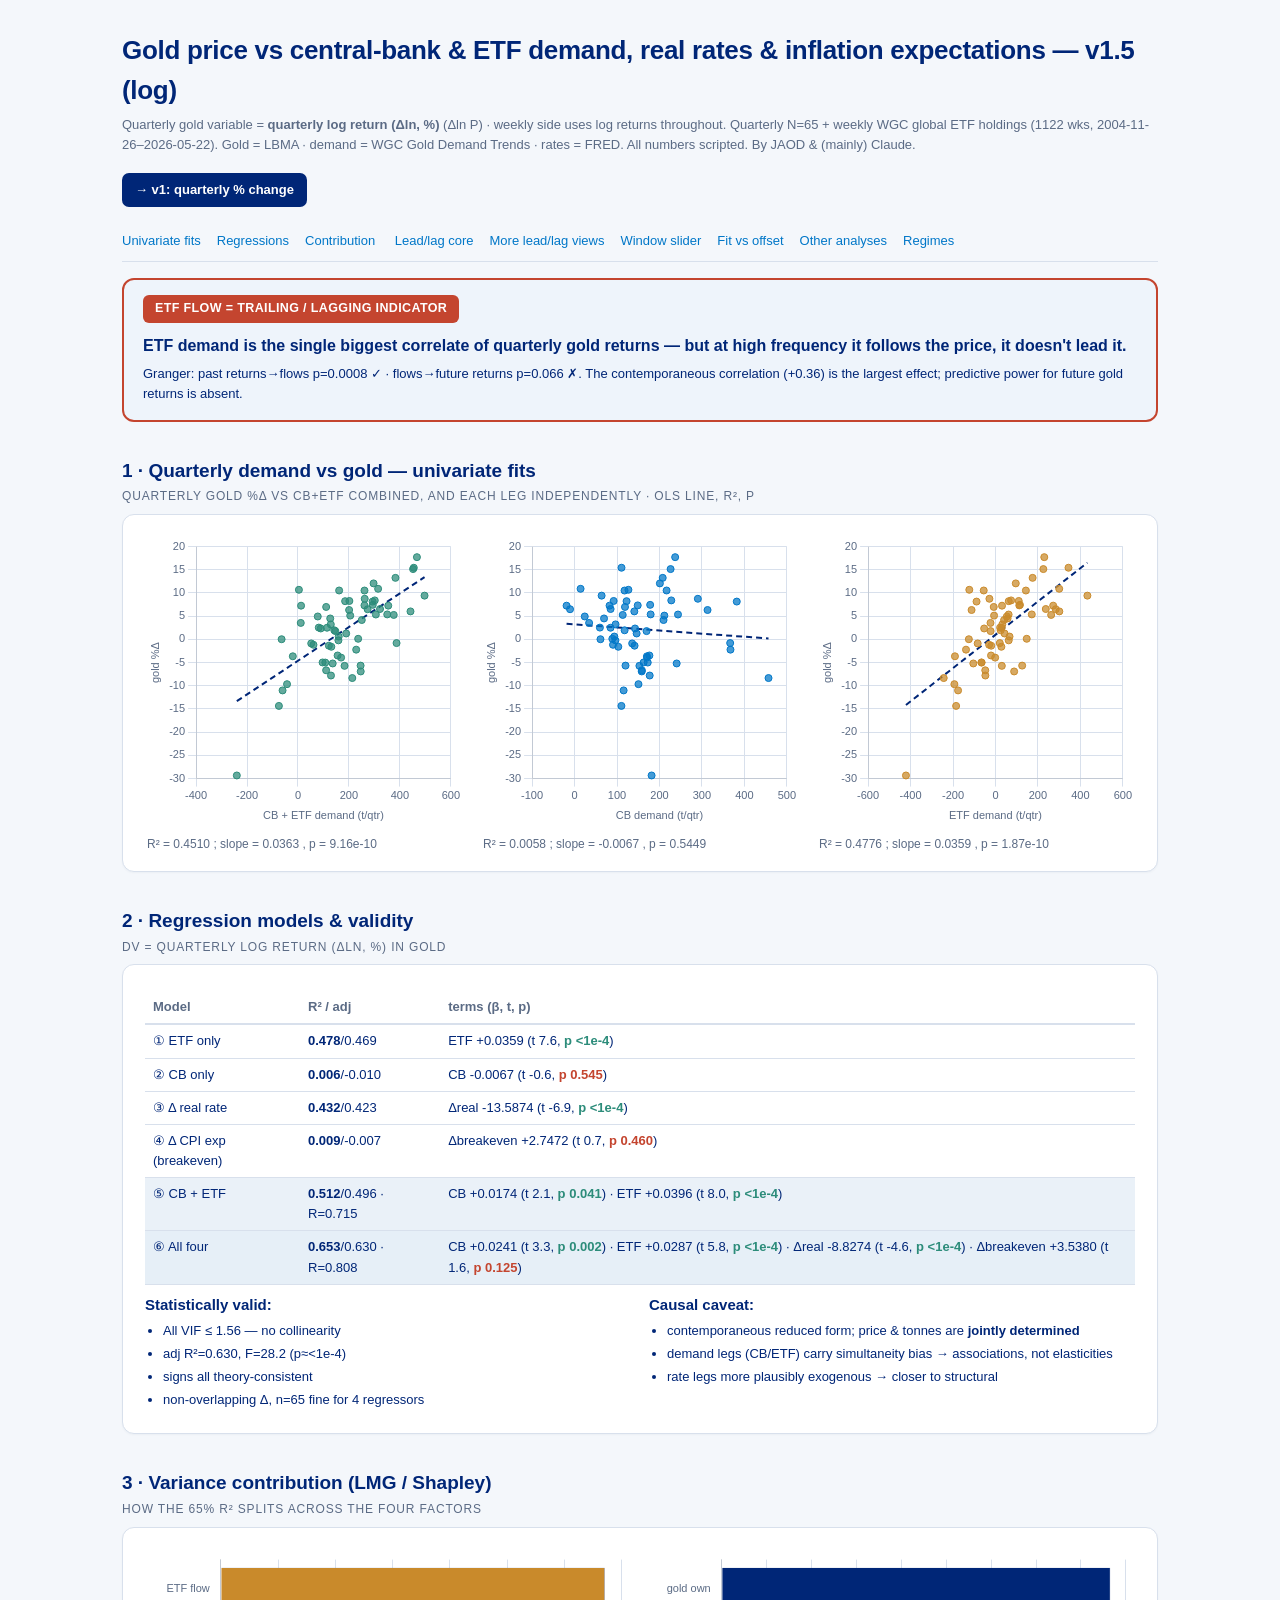
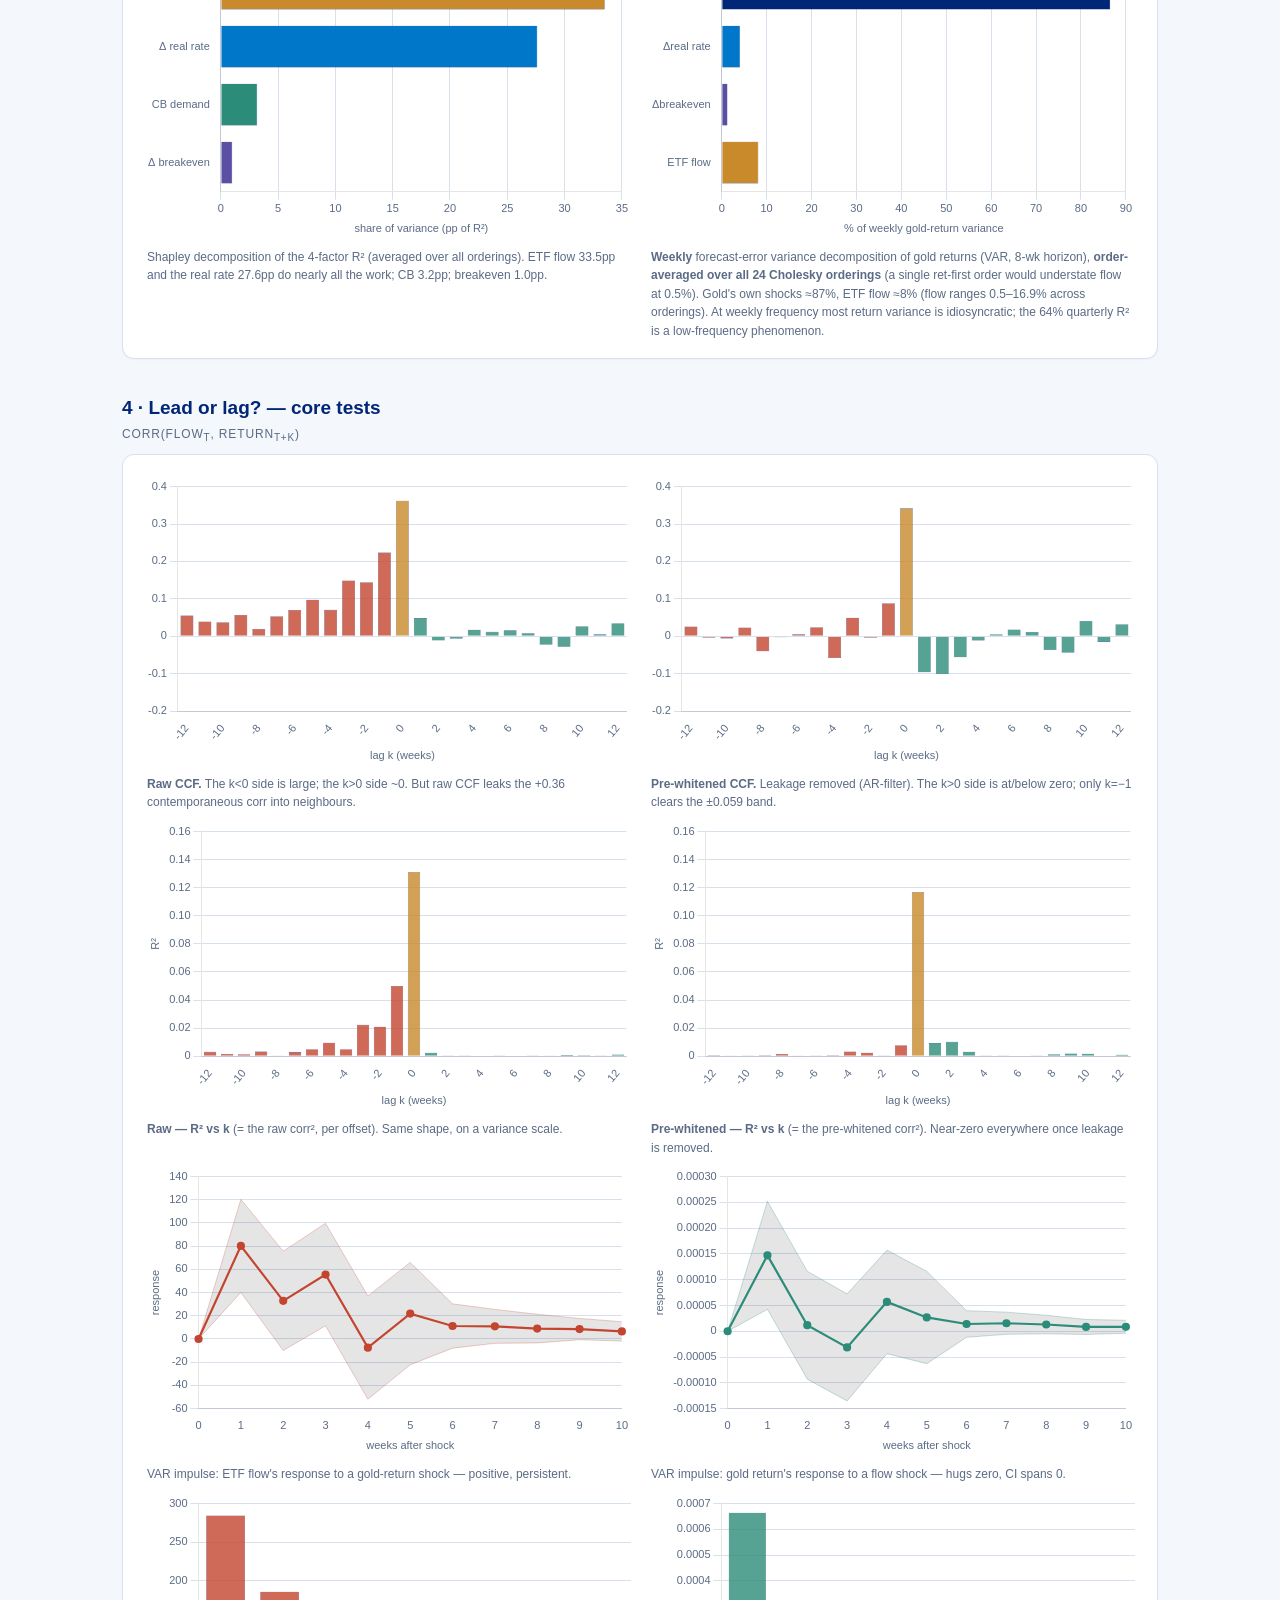
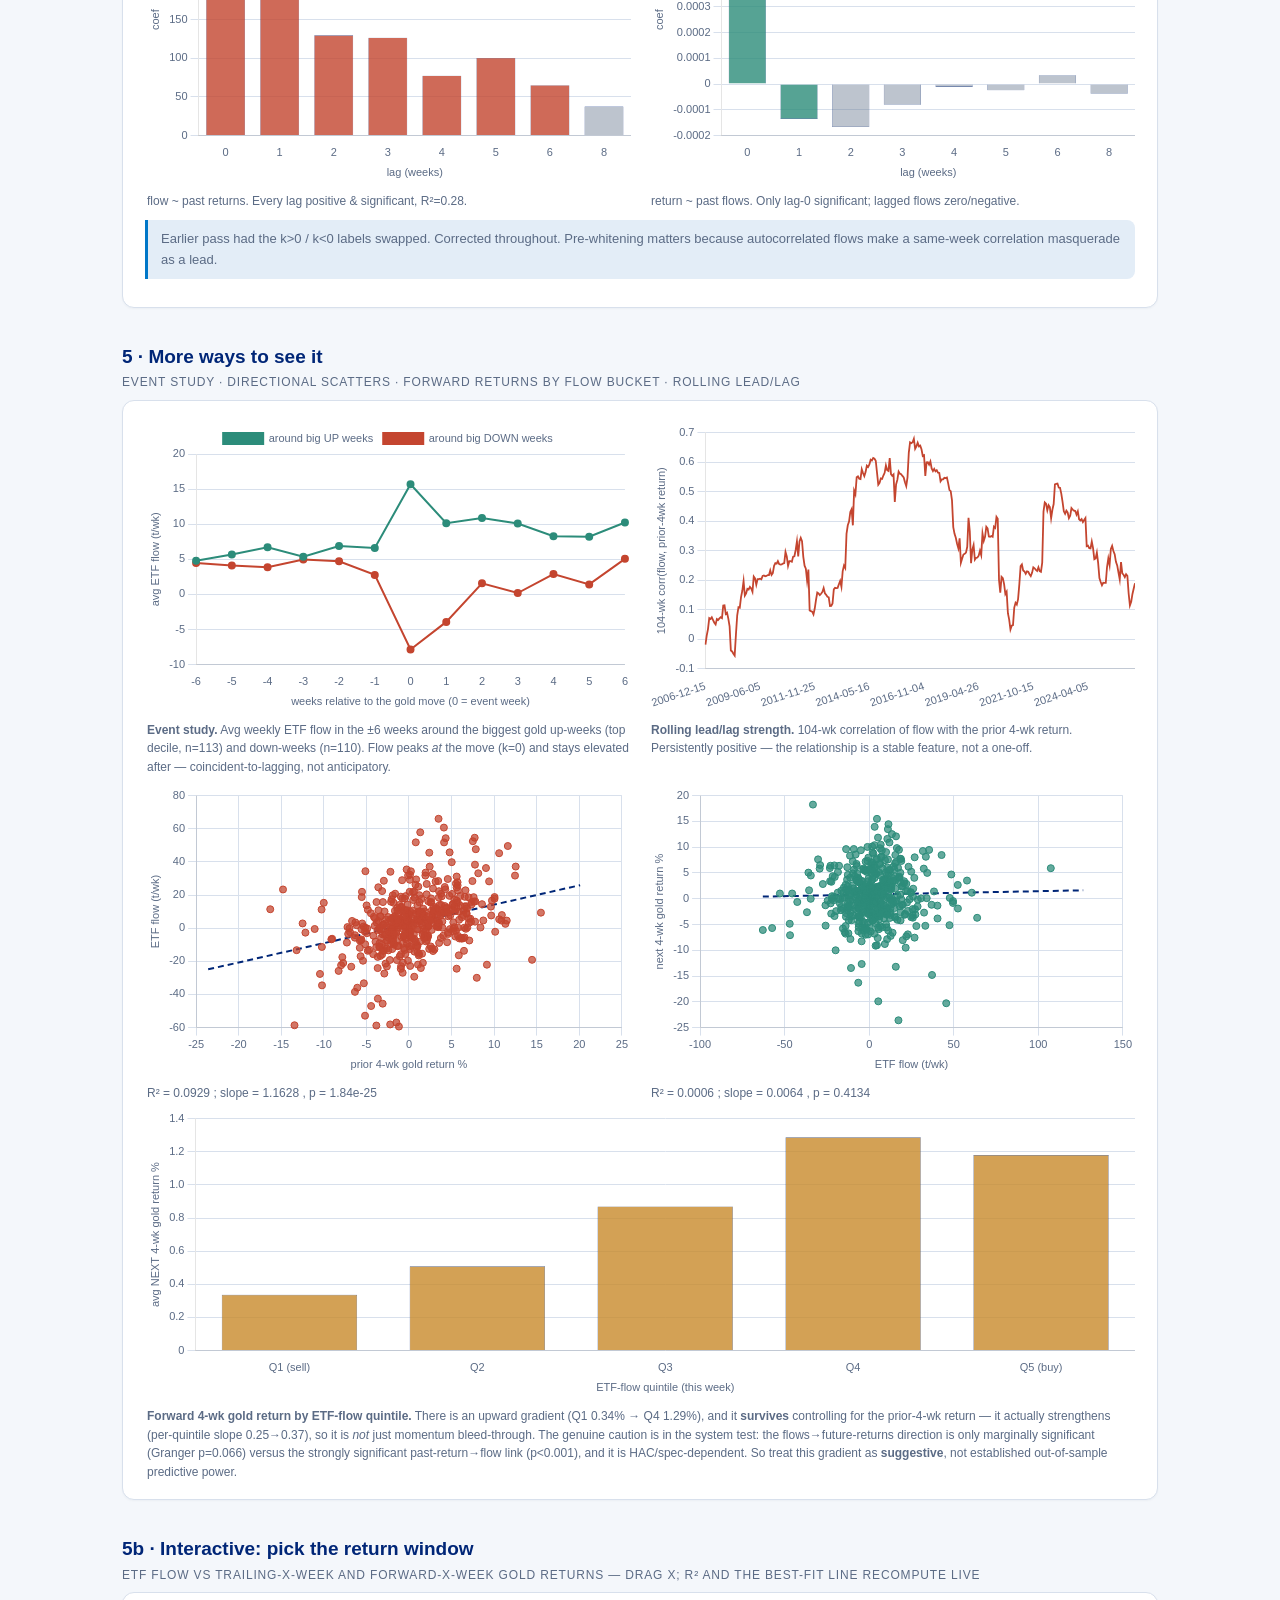
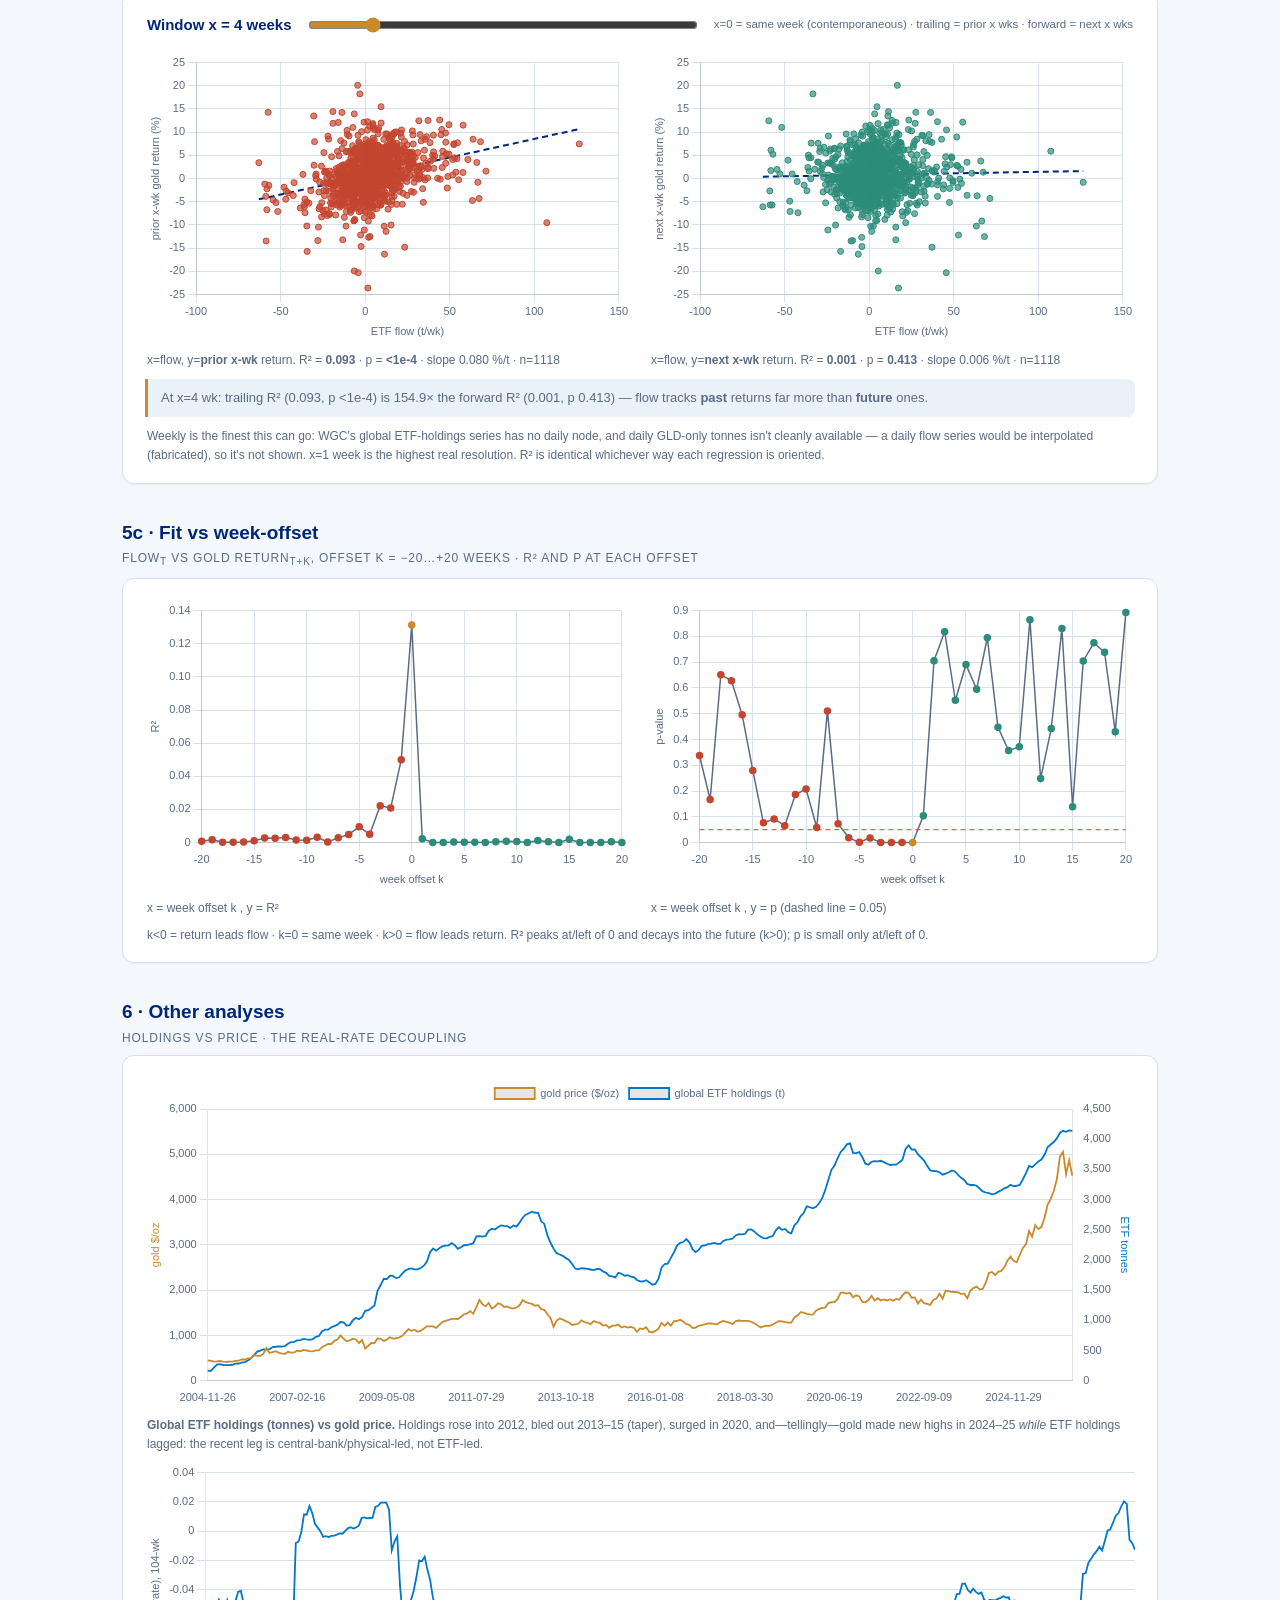
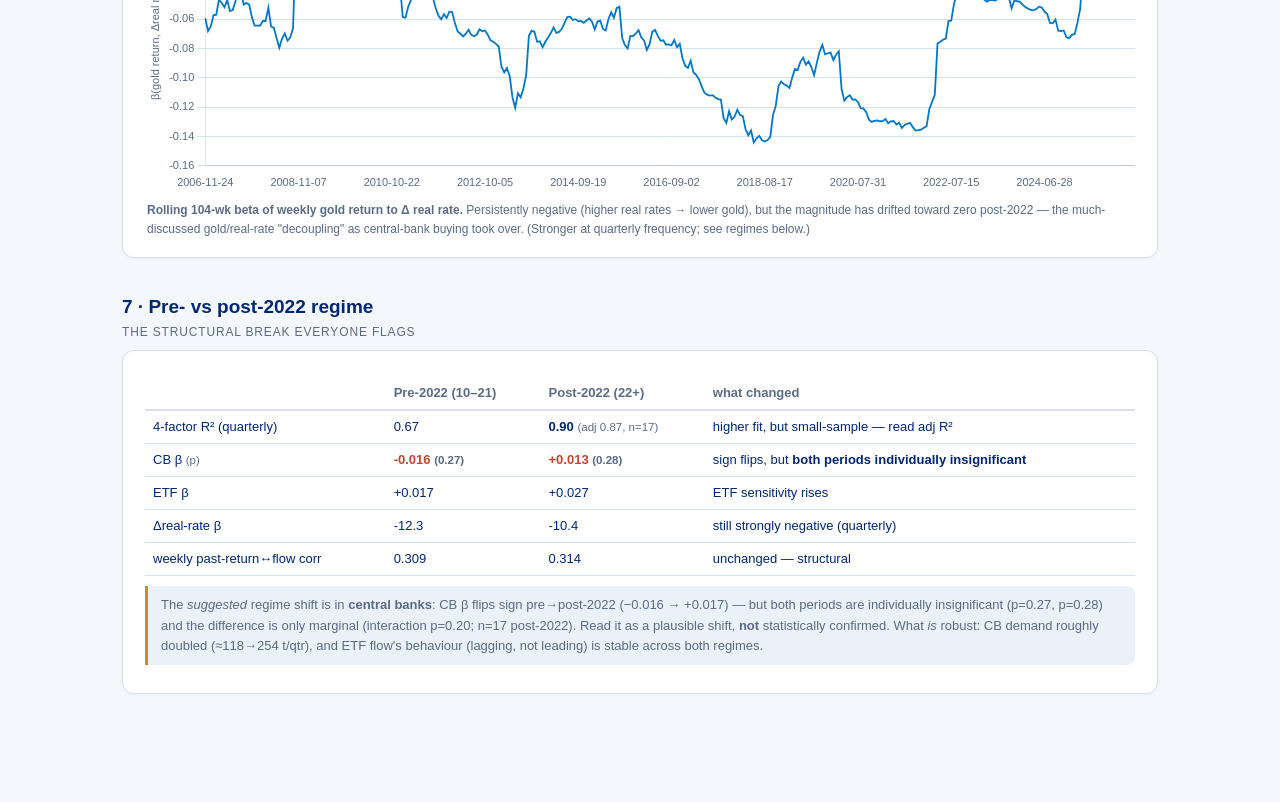
<file: factor_model/gold_demand_drivers_v1_5.html>
<!DOCTYPE html><html lang="en"><head><meta charset="utf-8">
<meta name="viewport" content="width=device-width,initial-scale=1">
<title>Gold price vs demand, rates, inflation — drivers &amp; lead/lag</title>
<script src="chart.umd.min.js"></script>
<style>
:root{--ink:#002677;--muted:#5b6b85;--gold:#c98a2b;--blue:#0077c8;--red:#c4452f;--green:#2c8c7a;--line:#d8e0ec}
*{box-sizing:border-box}
body{margin:0;background:#f4f7fb;color:#002677;font:15px/1.55 -apple-system,Segoe UI,Roboto,Helvetica,Arial,sans-serif}
.wrap{max-width:1080px;margin:0 auto;padding:30px 22px 90px}
h1{font-size:26px;margin:0 0 4px;letter-spacing:-.3px}
.byline{color:#5b6b85;font-size:13px;margin:0 0 18px}
nav{position:sticky;top:0;background:#f4f7fbf0;backdrop-filter:blur(6px);padding:10px 0;margin:0 0 16px;border-bottom:1px solid #d8e0ec;font-size:13px;z-index:10}
nav a{color:#0077c8;text-decoration:none;margin-right:16px;white-space:nowrap}
h2{font-size:19px;margin:26px 0 2px;padding-top:8px}
.sec{color:#5b6b85;font-size:12px;text-transform:uppercase;letter-spacing:.07em;margin:0 0 8px}
.card{background:#ffffff;border:1px solid #d8e0ec;border-radius:12px;padding:18px 22px;margin:0 0 18px;box-shadow:0 1px 2px rgba(31,42,68,.04)}
.two{display:grid;grid-template-columns:1fr 1fr;gap:18px}
.chartbox{position:relative;height:290px;margin:4px 0 2px}
.chartbox.tall{height:330px}
.cap{font-size:12px;color:#5b6b85;margin:8px 2px 0}
.lab{display:inline-block;font-size:11px;font-weight:700;padding:1px 7px;border-radius:4px;color:#fff}
.lead{background:#2c8c7a}.lag{background:#c4452f}
table{width:100%;border-collapse:collapse;font-size:13px;margin:8px 0}
th{text-align:left;border-bottom:2px solid #d8e0ec;padding:6px 8px;color:#5b6b85;font-weight:600}
td{border-bottom:1px solid #d8e0ec;padding:6px 8px;vertical-align:top}
.sig{color:#2c8c7a;font-weight:600}.ns{color:#c4452f;font-weight:600}.sub{color:#5b6b85;font-size:11.5px}
.verdict{border:2px solid;border-radius:12px;padding:15px 19px;margin:0 0 18px;background:#eef4fb}
.vtag{display:inline-block;color:#fff;border-radius:6px;padding:4px 12px;font-size:12.5px;font-weight:700;letter-spacing:.03em;margin-bottom:8px}
.vone{font-size:16px;font-weight:600;margin:3px 0 6px}
.note{font-size:13px;color:#5b6b85;background:#eaf1f8;border-left:3px solid #c98a2b;padding:9px 13px;border-radius:0 8px 8px 0;margin:10px 0}
.corr{background:#e3edf7;border-left-color:#0077c8}
ul{margin:5px 0;padding-left:18px} li{margin:3px 0;font-size:13px}
.r2{font-weight:700}
@media(max-width:780px){.two,.three{grid-template-columns:1fr !important}}
</style></head><body><div class="wrap">

<h1>Gold price vs central-bank &amp; ETF demand, real rates &amp; inflation expectations — v1.5 (log)</h1>
<p class="byline">Quarterly gold variable = <b>quarterly log return (Δln, %)</b> (Δln P) · weekly side uses log returns throughout. Quarterly N=65 + weekly WGC global ETF holdings (1122 wks, 2004-11-26–2026-05-22).
Gold = LBMA · demand = WGC Gold Demand Trends · rates = FRED. All numbers scripted. By JAOD &amp; (mainly) Claude.</p>
<a href="gold_demand_drivers.html" style="display:inline-block;background:#002677;color:#fff;text-decoration:none;border-radius:7px;padding:7px 13px;font-size:13px;font-weight:600;margin:0 0 14px">→ v1: quarterly % change</a>

<nav>
<a href="#fits">Univariate fits</a><a href="#models">Regressions</a><a href="#contrib">Contribution</a>
<a href="#leadlag">Lead/lag core</a><a href="#views">More lead/lag views</a><a href="#window">Window slider</a><a href="#offset">Fit vs offset</a><a href="#other">Other analyses</a><a href="#regime">Regimes</a>
</nav>

<!-- ============ VERDICT ============ -->
<div class="verdict" style="border-color:#c4452f">
  <div class="vtag" style="background:#c4452f">ETF FLOW = TRAILING / LAGGING INDICATOR</div>
  <p class="vone">ETF demand is the single biggest correlate of quarterly gold returns — but at high frequency it <b>follows</b> the price, it doesn't lead it.</p>
  <p style="margin:4px 0 0;font-size:13px">Granger: past returns→flows p=0.0008 ✓ · flows→future returns p=0.066 ✗. The contemporaneous correlation (+0.36) is the largest effect; predictive power for future gold returns is absent.</p>
</div>

<!-- ============ 1 FITS ============ -->
<h2 id="fits">1 · Quarterly demand vs gold — univariate fits</h2><p class="sec">quarterly gold %Δ vs CB+ETF combined, and each leg independently · OLS line, R², p</p>
<div class="card"><div style="display:grid;grid-template-columns:1fr 1fr 1fr;gap:18px" class="three">
  <div><div class="chartbox"><canvas id="cbetfS"></canvas></div>
    <p class="cap">R² = 0.4510 ; slope = 0.0363 , p = 9.16e-10</p></div>
  <div><div class="chartbox"><canvas id="cbS"></canvas></div>
    <p class="cap">R² = 0.0058 ; slope = -0.0067 , p = 0.5449</p></div>
  <div><div class="chartbox"><canvas id="etfS"></canvas></div>
    <p class="cap">R² = 0.4776 ; slope = 0.0359 , p = 1.87e-10</p></div>
</div></div>

<!-- ============ 2 MODELS ============ -->
<h2 id="models">2 · Regression models &amp; validity</h2><p class="sec">DV = quarterly log return (Δln, %) in gold</p>
<div class="card">
<table>
<thead><tr><th>Model</th><th>R² / adj</th><th>terms (β, t, p)</th></tr></thead>
<tbody>
<tr><td>① ETF only</td><td><span class="r2">0.478</span>/0.469</td><td>ETF +0.0359 (t 7.6, <span class="sig">p &lt;1e-4</span>)</td></tr>
<tr><td>② CB only</td><td><span class="r2">0.006</span>/-0.010</td><td>CB -0.0067 (t -0.6, <span class="ns">p 0.545</span>)</td></tr>
<tr><td>③ Δ real rate</td><td><span class="r2">0.432</span>/0.423</td><td>Δreal -13.5874 (t -6.9, <span class="sig">p &lt;1e-4</span>)</td></tr>
<tr><td>④ Δ CPI exp (breakeven)</td><td><span class="r2">0.009</span>/-0.007</td><td>Δbreakeven +2.7472 (t 0.7, <span class="ns">p 0.460</span>)</td></tr>
<tr style="background:#eaf1f8"><td>⑤ CB + ETF</td><td><span class="r2">0.512</span>/0.496 · R=0.715</td><td>CB +0.0174 (t 2.1, <span class="sig">p 0.041</span>) · ETF +0.0396 (t 8.0, <span class="sig">p &lt;1e-4</span>)</td></tr>
<tr style="background:#e6eff7"><td>⑥ All four</td><td><span class="r2">0.653</span>/0.630 · R=0.808</td><td>CB +0.0241 (t 3.3, <span class="sig">p 0.002</span>) · ETF +0.0287 (t 5.8, <span class="sig">p &lt;1e-4</span>) · Δreal -8.8274 (t -4.6, <span class="sig">p &lt;1e-4</span>) · Δbreakeven +3.5380 (t 1.6, <span class="ns">p 0.125</span>)</td></tr>
</tbody></table>
<div class="two" style="margin-top:8px">
  <div><b>Statistically valid:</b><ul><li>All VIF ≤ 1.56 — no collinearity</li><li>adj R²=0.630, F=28.2 (p≈&lt;1e-4)</li><li>signs all theory-consistent</li><li>non-overlapping Δ, n=65 fine for 4 regressors</li></ul></div>
  <div><b>Causal caveat:</b><ul><li>contemporaneous reduced form; price &amp; tonnes are <b>jointly determined</b></li><li>demand legs (CB/ETF) carry simultaneity bias → associations, not elasticities</li><li>rate legs more plausibly exogenous → closer to structural</li></ul></div>
</div>
</div>

<!-- ============ 3 CONTRIBUTION ============ -->
<h2 id="contrib">3 · Variance contribution (LMG / Shapley)</h2><p class="sec">how the 65% R² splits across the four factors</p>
<div class="card"><div class="two">
  <div><div class="chartbox"><canvas id="lmg"></canvas></div>
    <p class="cap">Shapley decomposition of the 4-factor R² (averaged over all orderings). ETF flow 33.5pp and the real rate 27.6pp do nearly all the work; CB 3.2pp; breakeven 1.0pp.</p></div>
  <div><div class="chartbox"><canvas id="fevd"></canvas></div>
    <p class="cap"><b>Weekly</b> forecast-error variance decomposition of gold returns (VAR, 8-wk horizon), <b>order-averaged over all 24 Cholesky orderings</b> (a single ret-first order would understate flow at 0.5%). Gold's own shocks ≈87%, ETF flow ≈8% (flow ranges 0.5–16.9% across orderings). At weekly frequency most return variance is idiosyncratic; the 64% quarterly R² is a low-frequency phenomenon.</p></div>
</div></div>

<!-- ============ 4 LEAD/LAG CORE ============ -->
<h2 id="leadlag">4 · Lead or lag? — core tests</h2>
<p class="sec">corr(flow<sub>t</sub>, return<sub>t+k</sub>)</p>
<div class="card"><div class="two">
  <div><div class="chartbox"><canvas id="ccfRaw"></canvas></div>
    <p class="cap"><b>Raw CCF.</b> The k&lt;0 side is large; the k&gt;0 side ~0. But raw CCF leaks the +0.36 contemporaneous corr into neighbours.</p></div>
  <div><div class="chartbox"><canvas id="ccfPw"></canvas></div>
    <p class="cap"><b>Pre-whitened CCF.</b> Leakage removed (AR-filter). The k&gt;0 side is at/below zero; only k=−1 clears the ±0.059 band.</p></div>
</div>
<div class="two" style="margin-top:6px">
  <div><div class="chartbox"><canvas id="ccfRawR2"></canvas></div>
    <p class="cap"><b>Raw — R² vs k</b> (= the raw corr², per offset). Same shape, on a variance scale.</p></div>
  <div><div class="chartbox"><canvas id="ccfPwR2"></canvas></div>
    <p class="cap"><b>Pre-whitened — R² vs k</b> (= the pre-whitened corr²). Near-zero everywhere once leakage is removed.</p></div>
</div>
<div class="two" style="margin-top:6px">
  <div><div class="chartbox"><canvas id="irfChase"></canvas></div>
    <p class="cap">VAR impulse: ETF flow's response to a gold-return shock — positive, persistent.</p></div>
  <div><div class="chartbox"><canvas id="irfSig"></canvas></div>
    <p class="cap">VAR impulse: gold return's response to a flow shock — hugs zero, CI spans 0.</p></div>
</div>
<div class="two" style="margin-top:6px">
  <div><div class="chartbox"><canvas id="dlChase"></canvas></div>
    <p class="cap">flow ~ past returns. Every lag positive &amp; significant, R²=0.28.</p></div>
  <div><div class="chartbox"><canvas id="dlSig"></canvas></div>
    <p class="cap">return ~ past flows. Only lag-0 significant; lagged flows zero/negative.</p></div>
</div>
<div class="note corr">Earlier pass had the k&gt;0 / k&lt;0 labels swapped. Corrected throughout. Pre-whitening matters because autocorrelated flows make a same-week correlation masquerade as a lead.</div>
</div>

<!-- ============ 5 MORE VIEWS ============ -->
<h2 id="views">5 · More ways to see it</h2><p class="sec">event study · directional scatters · forward returns by flow bucket · rolling lead/lag</p>
<div class="card"><div class="two">
  <div><div class="chartbox"><canvas id="event"></canvas></div>
    <p class="cap"><b>Event study.</b> Avg weekly ETF flow in the ±6 weeks around the biggest gold up-weeks (top decile, n=113) and down-weeks (n=110). Flow peaks <i>at</i> the move (k=0) and stays elevated after — coincident-to-lagging, not anticipatory.</p></div>
  <div><div class="chartbox"><canvas id="rollChase"></canvas></div>
    <p class="cap"><b>Rolling lead/lag strength.</b> 104-wk correlation of flow with the prior 4-wk return. Persistently positive — the relationship is a stable feature, not a one-off.</p></div>
</div>
<div class="two" style="margin-top:6px">
  <div><div class="chartbox"><canvas id="scChase"></canvas></div>
    <p class="cap">R² = 0.0929 ; slope = 1.1628 , p = 1.84e-25</p></div>
  <div><div class="chartbox"><canvas id="scSig"></canvas></div>
    <p class="cap">R² = 0.0006 ; slope = 0.0064 , p = 0.4134</p></div>
</div>
<div class="chartbox" style="margin-top:6px"><canvas id="quint"></canvas></div>
<p class="cap"><b>Forward 4-wk gold return by ETF-flow quintile.</b> There is an upward gradient (Q1 0.34% → Q4 1.29%), and it <b>survives</b> controlling for the prior-4-wk return — it actually strengthens (per-quintile slope 0.25→0.37), so it is <i>not</i> just momentum bleed-through. The genuine caution is in the system test: the flows→future-returns direction is only marginally significant (Granger p=0.066) versus the strongly significant past-return→flow link (p&lt;0.001), and it is HAC/spec-dependent. So treat this gradient as <b>suggestive</b>, not established out-of-sample predictive power.</p>
</div>

<!-- ============ 5b INTERACTIVE SLIDER ============ -->
<h2 id="window">5b · Interactive: pick the return window</h2><p class="sec">ETF flow vs trailing-x-week and forward-x-week gold returns — drag x; R² and the best-fit line recompute live</p>
<div class="card">
  <div style="display:flex;align-items:center;gap:14px;flex-wrap:wrap;margin:2px 2px 12px">
    <label style="font-weight:600;white-space:nowrap">Window x = <span id="xval">4</span> weeks</label>
    <input id="xslider" type="range" min="0" max="26" value="4" step="1" style="flex:1;min-width:240px;accent-color:#c98a2b">
    <span class="sub">x=0 = same week (contemporaneous) · trailing = prior x wks · forward = next x wks</span>
  </div>
  <div class="two">
    <div><div class="chartbox"><canvas id="trailCh"></canvas></div>
      <p class="cap">x=flow, y=<b>prior x-wk</b> return. R² = <b id="trailR2">–</b> · p = <b id="trailP">–</b> · slope <span id="trailSl">–</span> %/t · n=<span id="trailN">–</span></p></div>
    <div><div class="chartbox"><canvas id="fwdCh"></canvas></div>
      <p class="cap">x=flow, y=<b>next x-wk</b> return. R² = <b id="fwdR2">–</b> · p = <b id="fwdP">–</b> · slope <span id="fwdSl">–</span> %/t · n=<span id="fwdN">–</span></p></div>
  </div>
  <div class="note" id="windowNote">—</div>
  <p class="cap">Weekly is the finest this can go: WGC's global ETF-holdings series has no daily node, and daily GLD-only tonnes isn't cleanly available — a daily flow series would be interpolated (fabricated), so it's not shown. x=1 week is the highest real resolution. R² is identical whichever way each regression is oriented.</p>
</div>

<!-- ============ 5c OFFSET R2/p ============ -->
<h2 id="offset">5c · Fit vs week-offset</h2><p class="sec">flow<sub>t</sub> vs gold return<sub>t+k</sub>, offset k = −20…+20 weeks · R² and p at each offset</p>
<div class="card"><div class="two">
  <div><div class="chartbox"><canvas id="r2byOffset"></canvas></div>
    <p class="cap">x = week offset k , y = R²</p></div>
  <div><div class="chartbox"><canvas id="pbyOffset"></canvas></div>
    <p class="cap">x = week offset k , y = p (dashed line = 0.05)</p></div>
</div>
<p class="cap">k&lt;0 = return leads flow · k=0 = same week · k&gt;0 = flow leads return. R² peaks at/left of 0 and decays into the future (k&gt;0); p is small only at/left of 0.</p>
</div>

<!-- ============ 6 OTHER ============ -->
<h2 id="other">6 · Other analyses</h2><p class="sec">holdings vs price · the real-rate decoupling</p>
<div class="card">
  <div class="chartbox tall"><canvas id="overlay"></canvas></div>
  <p class="cap"><b>Global ETF holdings (tonnes) vs gold price.</b> Holdings rose into 2012, bled out 2013–15 (taper), surged in 2020, and—tellingly—gold made new highs in 2024–25 <i>while</i> ETF holdings lagged: the recent leg is central-bank/physical-led, not ETF-led.</p>
  <div class="chartbox tall" style="margin-top:10px"><canvas id="realbeta"></canvas></div>
  <p class="cap"><b>Rolling 104-wk beta of weekly gold return to Δ real rate.</b> Persistently negative (higher real rates → lower gold), but the magnitude has drifted toward zero post-2022 — the much-discussed gold/real-rate "decoupling" as central-bank buying took over. (Stronger at quarterly frequency; see regimes below.)</p>
</div>

<!-- ============ 7 REGIMES ============ -->
<h2 id="regime">7 · Pre- vs post-2022 regime</h2><p class="sec">the structural break everyone flags</p>
<div class="card">
<table>
<thead><tr><th></th><th>Pre-2022 (10–21)</th><th>Post-2022 (22+)</th><th>what changed</th></tr></thead>
<tbody>
<tr><td>4-factor R² (quarterly)</td><td>0.67</td><td><b>0.90</b> <span class="sub">(adj 0.87, n=17)</span></td><td>higher fit, but small-sample — read adj R²</td></tr>
<tr><td>CB β <span class="sub">(p)</span></td><td class="ns">-0.016 <span class="sub">(0.27)</span></td><td class="ns">+0.013 <span class="sub">(0.28)</span></td><td>sign flips, but <b>both periods individually insignificant</b></td></tr>
<tr><td>ETF β</td><td>+0.017</td><td>+0.027</td><td>ETF sensitivity rises</td></tr>
<tr><td>Δreal-rate β</td><td>-12.3</td><td>-10.4</td><td>still strongly negative (quarterly)</td></tr>
<tr><td>weekly past-return↔flow corr</td><td>0.309</td><td>0.314</td><td>unchanged — structural</td></tr>
</tbody></table>
<div class="note">The <i>suggested</i> regime shift is in <b>central banks</b>: CB β flips sign pre→post-2022 (−0.016 → +0.017) — but both periods are individually insignificant (p=0.27, p=0.28) and the difference is only marginal (interaction p=0.20; n=17 post-2022). Read it as a plausible shift, <b>not</b> statistically confirmed. What <i>is</i> robust: CB demand roughly doubled (≈118→254 t/qtr), and ETF flow's behaviour (lagging, not leading) is stable across both regimes.</div>
</div>

</div>

<script>

const D={"scatter": {"cb": {"points": [{"x": 59.7102, "y": 2.5421250909747783, "q": "Q1 '10"}, {"x": 14.2143, "y": 10.902925942653763, "q": "Q2 '10"}, {"x": 24.0359, "y": 4.9402440325097, "q": "Q3 '10"}, {"x": -18.8099, "y": 7.265867672236492, "q": "Q4 '10"}, {"x": 142.464, "y": 2.3555316540781135, "q": "Q1 '11"}, {"x": 69.4448, "y": 4.517664103442076, "q": "Q2 '11"}, {"x": 148.808, "y": 7.3301080304641, "q": "Q3 '11"}, {"x": 120.07, "y": -5.650503256874551, "q": "Q4 '11"}, {"x": 122.474, "y": 8.24013768723253, "q": "Q1 '12"}, {"x": 170.69, "y": -3.9256804030113557, "q": "Q2 '12"}, {"x": 117.756, "y": 10.529795505221973, "q": "Q3 '12"}, {"x": 158.263, "y": -6.905320149209793, "q": "Q4 '12"}, {"x": 170.547, "y": -3.6401162413181254, "q": "Q1 '13"}, {"x": 181.435, "y": -29.327671202154093, "q": "Q2 '13"}, {"x": 126.881, "y": 10.691132595249897, "q": "Q3 '13"}, {"x": 150.586, "y": -9.647935152286813, "q": "Q4 '13"}, {"x": 118.798, "y": 6.993334511236782, "q": "Q1 '14"}, {"x": 169.596, "y": 1.7838777444571186, "q": "Q2 '14"}, {"x": 176.981, "y": -7.785878238828836, "q": "Q3 '14"}, {"x": 135.757, "y": -0.8668784936445739, "q": "Q4 '14"}, {"x": 103.065, "y": -1.5879982677462934, "q": "Q1 '15"}, {"x": 141.36, "y": -1.3571031011951007, "q": "Q2 '15"}, {"x": 172.405, "y": -4.990094311048754, "q": "Q3 '15"}, {"x": 162.72, "y": -4.968823338111683, "q": "Q4 '15"}, {"x": 110.588, "y": 15.442018528637469, "q": "Q1 '16"}, {"x": 84.9244, "y": 6.551066365193758, "q": "Q2 '16"}, {"x": 88.9506, "y": 0.1324127688029364, "q": "Q3 '16"}, {"x": 110.397, "y": -14.333353030005203, "q": "Q4 '16"}, {"x": 92.0429, "y": 8.282468628016382, "q": "Q1 '17"}, {"x": 96.2613, "y": -0.20907892301362807, "q": "Q2 '17"}, {"x": 96.5934, "y": 3.2354773418542315, "q": "Q3 '17"}, {"x": 93.6585, "y": 0.6138086945670196, "q": "Q4 '17"}, {"x": 84.7974, "y": 2.5127046180808854, "q": "Q1 '18"}, {"x": 152.771, "y": -5.70406715155567, "q": "Q2 '18"}, {"x": 240.545, "y": -5.186377808266318, "q": "Q3 '18"}, {"x": 178.116, "y": 7.443881414961151, "q": "Q4 '18"}, {"x": 146.231, "y": 1.2741005169973896, "q": "Q1 '19"}, {"x": 227.81, "y": 8.406070514986297, "q": "Q2 '19"}, {"x": 113.458, "y": 5.273653913680754, "q": "Q3 '19"}, {"x": 117.914, "y": 1.9633636789611053, "q": "Q4 '19"}, {"x": 140.767, "y": 6.033138348245171, "q": "Q1 '20"}, {"x": 63.7369, "y": 9.432373137649375, "q": "Q2 '20"}, {"x": -10.5978, "y": 6.502974710962484, "q": "Q3 '20"}, {"x": 61.0384, "y": 0.03709100585638225, "q": "Q4 '20"}, {"x": 115.606, "y": -10.995654308800606, "q": "Q1 '21"}, {"x": 209.644, "y": 4.175234426052565, "q": "Q2 '21"}, {"x": 90.5647, "y": -1.160896678146539, "q": "Q3 '21"}, {"x": 34.2982, "y": 3.553837980585861, "q": "Q4 '21"}, {"x": 82.4364, "y": 7.276421177807801, "q": "Q1 '22"}, {"x": 158.567, "y": -6.660881743105218, "q": "Q2 '22"}, {"x": 456.908, "y": -8.331580746208367, "q": "Q3 '22"}, {"x": 382.097, "y": 8.152554326431005, "q": "Q4 '22"}, {"x": 290.419, "y": 8.754879285908768, "q": "Q1 '23"}, {"x": 176.341, "y": -3.4664758855510236, "q": "Q2 '23"}, {"x": 367.265, "y": -2.2074784413773862, "q": "Q3 '23"}, {"x": 216.79, "y": 10.539259212813423, "q": "Q4 '23"}, {"x": 313.266, "y": 6.336053977232581, "q": "Q1 '24"}, {"x": 211.52, "y": 5.129555238396311, "q": "Q2 '24"}, {"x": 201.0, "y": 12.071037551162256, "q": "Q3 '24"}, {"x": 366.586, "y": -0.795950032041759, "q": "Q4 '24"}, {"x": 236.998, "y": 17.725592017117453, "q": "Q1 '25"}, {"x": 179.252, "y": 5.38509338098816, "q": "Q2 '25"}, {"x": 226.252, "y": 15.15247073127206, "q": "Q3 '25"}, {"x": 207.642, "y": 13.262255427306613, "q": "Q4 '25"}, {"x": 243.664, "y": 5.361042552174133, "q": "Q1 '26"}], "fit": {"slope": -0.006688280724730881, "intercept": 3.2501134144646753, "r": -0.07647329746488339, "r2": 0.0058481652251525405, "p": 0.5448653612795882, "x0": -18.8099, "y0": 3.375919306068791, "x1": 456.908, "y1": 0.19418444508933774}}, "etf": {"points": [{"x": 21.9665, "y": 2.5421250909747783, "q": "Q1 '10"}, {"x": 300.385, "y": 10.902925942653763, "q": "Q2 '10"}, {"x": 53.5831, "y": 4.9402440325097, "q": "Q3 '10"}, {"x": 30.9005, "y": 7.265867672236492, "q": "Q4 '10"}, {"x": -53.207, "y": 2.3555316540781135, "q": "Q1 '11"}, {"x": 57.1294, "y": 4.517664103442076, "q": "Q2 '11"}, {"x": 112.195, "y": 7.3301080304641, "q": "Q3 '11"}, {"x": 125.764, "y": -5.650503256874551, "q": "Q4 '11"}, {"x": 62.6, "y": 8.24013768723253, "q": "Q1 '12"}, {"x": -1.45349, "y": -3.9256804030113557, "q": "Q2 '12"}, {"x": 143.348, "y": 10.529795505221973, "q": "Q3 '12"}, {"x": 88.0411, "y": -6.905320149209793, "q": "Q4 '12"}, {"x": -190.845, "y": -3.6401162413181254, "q": "Q1 '13"}, {"x": -421.596, "y": -29.327671202154093, "q": "Q2 '13"}, {"x": -123.231, "y": 10.691132595249897, "q": "Q3 '13"}, {"x": -193.549, "y": -9.647935152286813, "q": "Q4 '13"}, {"x": -8.17624, "y": 6.993334511236782, "q": "Q1 '14"}, {"x": -22.8061, "y": 1.7838777444571186, "q": "Q2 '14"}, {"x": -47.4872, "y": -7.785878238828836, "q": "Q3 '14"}, {"x": -83.7921, "y": -0.8668784936445739, "q": "Q4 '14"}, {"x": 27.8177, "y": -1.5879982677462934, "q": "Q1 '15"}, {"x": -20.0828, "y": -1.3571031011951007, "q": "Q2 '15"}, {"x": -65.1958, "y": -4.990094311048754, "q": "Q3 '15"}, {"x": -66.1456, "y": -4.968823338111683, "q": "Q4 '15"}, {"x": 344.064, "y": 15.442018528637469, "q": "Q1 '16"}, {"x": 237.1, "y": 6.551066365193758, "q": "Q2 '16"}, {"x": 147.261, "y": 0.1324127688029364, "q": "Q3 '16"}, {"x": -185.343, "y": -14.333353030005203, "q": "Q4 '16"}, {"x": 109.656, "y": 8.282468628016382, "q": "Q1 '17"}, {"x": 62.521, "y": -0.20907892301362807, "q": "Q2 '17"}, {"x": 32.2647, "y": 3.2354773418542315, "q": "Q3 '17"}, {"x": 66.2732, "y": 0.6138086945670196, "q": "Q4 '17"}, {"x": 29.2102, "y": 2.5127046180808854, "q": "Q1 '18"}, {"x": 29.9491, "y": -5.70406715155567, "q": "Q2 '18"}, {"x": -104.314, "y": -5.186377808266318, "q": "Q3 '18"}, {"x": 115.399, "y": 7.443881414961151, "q": "Q4 '18"}, {"x": 42.9366, "y": 1.2741005169973896, "q": "Q1 '19"}, {"x": 73.6568, "y": 8.406070514986297, "q": "Q2 '19"}, {"x": 262.374, "y": 5.273653913680754, "q": "Q3 '19"}, {"x": 24.6352, "y": 1.9633636789611053, "q": "Q4 '19"}, {"x": 300.907, "y": 6.033138348245171, "q": "Q1 '20"}, {"x": 433.109, "y": 9.432373137649375, "q": "Q2 '20"}, {"x": 283.892, "y": 6.502974710962484, "q": "Q3 '20"}, {"x": -125.359, "y": 0.03709100585638225, "q": "Q4 '20"}, {"x": -176.135, "y": -10.995654308800606, "q": "Q1 '21"}, {"x": 40.7368, "y": 4.175234426052565, "q": "Q2 '21"}, {"x": -29.8083, "y": -1.160896678146539, "q": "Q3 '21"}, {"x": -23.4118, "y": 3.553837980585861, "q": "Q4 '21"}, {"x": 271.918, "y": 7.276421177807801, "q": "Q1 '22"}, {"x": -48.0999, "y": -6.660881743105218, "q": "Q2 '22"}, {"x": -243.734, "y": -8.331580746208367, "q": "Q3 '22"}, {"x": -89.1604, "y": 8.152554326431005, "q": "Q4 '22"}, {"x": -28.4672, "y": 8.754879285908768, "q": "Q1 '23"}, {"x": -20.8364, "y": -3.4664758855510236, "q": "Q2 '23"}, {"x": -138.737, "y": -2.2074784413773862, "q": "Q3 '23"}, {"x": -55.2597, "y": 10.539259212813423, "q": "Q4 '23"}, {"x": -112.53, "y": 6.336053977232581, "q": "Q1 '24"}, {"x": -6.48726, "y": 5.129555238396311, "q": "Q2 '24"}, {"x": 95.7053, "y": 12.071037551162256, "q": "Q3 '24"}, {"x": 20.3949, "y": -0.795950032041759, "q": "Q4 '24"}, {"x": 229.934, "y": 17.725592017117453, "q": "Q1 '25"}, {"x": 171.11, "y": 5.38509338098816, "q": "Q2 '25"}, {"x": 225.599, "y": 15.15247073127206, "q": "Q3 '25"}, {"x": 174.939, "y": 13.262255427306613, "q": "Q4 '25"}, {"x": 62.0072, "y": 5.361042552174133, "q": "Q1 '26"}], "fit": {"slope": 0.03588971586965587, "intercept": 0.9924176445166553, "r": 0.6910952965353111, "r2": 0.4776127088932296, "p": 1.8652768404624178e-10, "x0": -421.596, "y0": -14.138543007266781, "x1": 433.109, "y1": 16.53657659510744}}, "cbetf": {"points": [{"x": 81.6767, "y": 2.5421250909747783, "q": "Q1 '10"}, {"x": 314.59929999999997, "y": 10.902925942653763, "q": "Q2 '10"}, {"x": 77.619, "y": 4.9402440325097, "q": "Q3 '10"}, {"x": 12.090600000000002, "y": 7.265867672236492, "q": "Q4 '10"}, {"x": 89.257, "y": 2.3555316540781135, "q": "Q1 '11"}, {"x": 126.57419999999999, "y": 4.517664103442076, "q": "Q2 '11"}, {"x": 261.003, "y": 7.3301080304641, "q": "Q3 '11"}, {"x": 245.834, "y": -5.650503256874551, "q": "Q4 '11"}, {"x": 185.074, "y": 8.24013768723253, "q": "Q1 '12"}, {"x": 169.23651, "y": -3.9256804030113557, "q": "Q2 '12"}, {"x": 261.10400000000004, "y": 10.529795505221973, "q": "Q3 '12"}, {"x": 246.3041, "y": -6.905320149209793, "q": "Q4 '12"}, {"x": -20.298000000000002, "y": -3.6401162413181254, "q": "Q1 '13"}, {"x": -240.161, "y": -29.327671202154093, "q": "Q2 '13"}, {"x": 3.6500000000000057, "y": 10.691132595249897, "q": "Q3 '13"}, {"x": -42.962999999999994, "y": -9.647935152286813, "q": "Q4 '13"}, {"x": 110.62176, "y": 6.993334511236782, "q": "Q1 '14"}, {"x": 146.7899, "y": 1.7838777444571186, "q": "Q2 '14"}, {"x": 129.4938, "y": -7.785878238828836, "q": "Q3 '14"}, {"x": 51.9649, "y": -0.8668784936445739, "q": "Q4 '14"}, {"x": 130.8827, "y": -1.5879982677462934, "q": "Q1 '15"}, {"x": 121.27720000000002, "y": -1.3571031011951007, "q": "Q2 '15"}, {"x": 107.2092, "y": -4.990094311048754, "q": "Q3 '15"}, {"x": 96.5744, "y": -4.968823338111683, "q": "Q4 '15"}, {"x": 454.65200000000004, "y": 15.442018528637469, "q": "Q1 '16"}, {"x": 322.0244, "y": 6.551066365193758, "q": "Q2 '16"}, {"x": 236.21159999999998, "y": 0.1324127688029364, "q": "Q3 '16"}, {"x": -74.94599999999998, "y": -14.333353030005203, "q": "Q4 '16"}, {"x": 201.6989, "y": 8.282468628016382, "q": "Q1 '17"}, {"x": 158.78230000000002, "y": -0.20907892301362807, "q": "Q2 '17"}, {"x": 128.8581, "y": 3.2354773418542315, "q": "Q3 '17"}, {"x": 159.9317, "y": 0.6138086945670196, "q": "Q4 '17"}, {"x": 114.0076, "y": 2.5127046180808854, "q": "Q1 '18"}, {"x": 182.7201, "y": -5.70406715155567, "q": "Q2 '18"}, {"x": 136.231, "y": -5.186377808266318, "q": "Q3 '18"}, {"x": 293.515, "y": 7.443881414961151, "q": "Q4 '18"}, {"x": 189.1676, "y": 1.2741005169973896, "q": "Q1 '19"}, {"x": 301.46680000000003, "y": 8.406070514986297, "q": "Q2 '19"}, {"x": 375.832, "y": 5.273653913680754, "q": "Q3 '19"}, {"x": 142.5492, "y": 1.9633636789611053, "q": "Q4 '19"}, {"x": 441.674, "y": 6.033138348245171, "q": "Q1 '20"}, {"x": 496.8459, "y": 9.432373137649375, "q": "Q2 '20"}, {"x": 273.2942, "y": 6.502974710962484, "q": "Q3 '20"}, {"x": -64.32059999999998, "y": 0.03709100585638225, "q": "Q4 '20"}, {"x": -60.528999999999996, "y": -10.995654308800606, "q": "Q1 '21"}, {"x": 250.38080000000002, "y": 4.175234426052565, "q": "Q2 '21"}, {"x": 60.7564, "y": -1.160896678146539, "q": "Q3 '21"}, {"x": 10.886400000000002, "y": 3.553837980585861, "q": "Q4 '21"}, {"x": 354.3544, "y": 7.276421177807801, "q": "Q1 '22"}, {"x": 110.46710000000002, "y": -6.660881743105218, "q": "Q2 '22"}, {"x": 213.174, "y": -8.331580746208367, "q": "Q3 '22"}, {"x": 292.9366, "y": 8.152554326431005, "q": "Q4 '22"}, {"x": 261.9518, "y": 8.754879285908768, "q": "Q1 '23"}, {"x": 155.5046, "y": -3.4664758855510236, "q": "Q2 '23"}, {"x": 228.528, "y": -2.2074784413773862, "q": "Q3 '23"}, {"x": 161.53029999999998, "y": 10.539259212813423, "q": "Q4 '23"}, {"x": 200.73600000000002, "y": 6.336053977232581, "q": "Q1 '24"}, {"x": 205.03274000000002, "y": 5.129555238396311, "q": "Q2 '24"}, {"x": 296.70529999999997, "y": 12.071037551162256, "q": "Q3 '24"}, {"x": 386.9809, "y": -0.795950032041759, "q": "Q4 '24"}, {"x": 466.932, "y": 17.725592017117453, "q": "Q1 '25"}, {"x": 350.362, "y": 5.38509338098816, "q": "Q2 '25"}, {"x": 451.851, "y": 15.15247073127206, "q": "Q3 '25"}, {"x": 382.581, "y": 13.262255427306613, "q": "Q4 '25"}, {"x": 305.6712, "y": 5.361042552174133, "q": "Q1 '26"}], "fit": {"slope": 0.03627458134723256, "intercept": -4.599442074933794, "r": 0.671577462910957, "r2": 0.45101628868991783, "p": 9.157549444401031e-10, "x0": -240.161, "y0": -13.311181805866514, "x1": 496.8459, "y1": 13.42343494165518}}}, "model4": {"r2": 0.6530188399005019, "adj": 0.6298867625605353, "R": 0.808095811089565, "coef": {"cb": 0.02405792483743912, "etf": 0.02870979819970351, "d_real": -8.82736571793947, "d_be": 3.5379539341135904}, "t": {"cb": 3.2948323245535005, "etf": 5.826958942883905, "d_real": -4.596973369967253, "d_be": 1.55505123340579}, "p": {"cb": 0.0016558562488213468, "etf": 2.3856182266045756e-07, "d_real": 2.2587471686327237e-05, "d_be": 0.12519325871746784}, "lmg": {"cb": 0.031779872004011174, "etf": 0.335067964278751, "d_real": 0.27617365809833755, "d_be": 0.0099973455194024}, "F": 28.23001282172985, "F_p": 3.3330751773790797e-13}, "models": [{"label": "\u2460 ETF only", "r2": 0.4776127088932296, "adj": 0.46932084712963007, "R": 0.6910952965353111, "n": 65, "terms": [{"name": "ETF", "coef": 0.0358897158696559, "t": 7.589478074296977, "p": 1.865276840462438e-10}], "F": 57.600177440234596, "F_p": 1.8652768404624176e-10, "vif_max": null}, {"label": "\u2461 CB only", "r2": 0.005848165225152746, "adj": -0.009932022628416304, "R": 0.07647329746488474, "n": 65, "terms": [{"name": "CB", "coef": -0.006688280724730884, "t": -0.6087706870802124, "p": 0.5448653612795877}], "F": 0.3706017494481234, "F_p": 0.5448653612795846, "vif_max": null}, {"label": "\u2462 \u0394 real rate", "r2": 0.4321710658760195, "adj": 0.4231579081915119, "R": 0.6573971903469161, "n": 65, "terms": [{"name": "\u0394real", "coef": -13.587409997292776, "t": -6.924514979212562, "p": 2.7051044973599285e-09}], "F": 47.94890769733919, "F_p": 2.7051044973598755e-09, "vif_max": null}, {"label": "\u2463 \u0394 CPI exp (breakeven)", "r2": 0.008713333178045235, "adj": -0.00702137581912865, "R": 0.09334523650430822, "n": 65, "terms": [{"name": "\u0394breakeven", "coef": 2.7472124476808557, "t": 0.7441539694844849, "p": 0.459550006381244}], "F": 0.5537651302995341, "F_p": 0.4595500063812368, "vif_max": null}, {"label": "\u2464 CB + ETF", "r2": 0.5118997668221807, "adj": 0.49615459800999306, "R": 0.7154717093094463, "n": 65, "terms": [{"name": "CB", "coef": 0.01736249375669982, "t": 2.086923107309915, "p": 0.04101316605842302}, {"name": "ETF", "coef": 0.039606986508555576, "t": 8.01749576189023, "p": 3.6901556469617294e-11}], "F": 32.51154515573941, "F_p": 2.2068838119965995e-10, "vif_max": 1.149435567035284}, {"label": "\u2465 All four", "r2": 0.6530188399005019, "adj": 0.6298867625605353, "R": 0.808095811089565, "n": 65, "terms": [{"name": "CB", "coef": 0.02405792483743912, "t": 3.2948323245535005, "p": 0.0016558562488213468}, {"name": "ETF", "coef": 0.02870979819970351, "t": 5.826958942883905, "p": 2.3856182266045756e-07}, {"name": "\u0394real", "coef": -8.82736571793947, "t": -4.596973369967253, "p": 2.2587471686327237e-05}, {"name": "\u0394breakeven", "coef": 3.5379539341135904, "t": 1.55505123340579, "p": 0.12519325871746784}], "F": 28.23001282172985, "F_p": 3.3330751773790797e-13, "vif_max": 1.556530207939182}], "mode": "log", "gold_var": "quarterly log return (\u0394ln, %)", "regime_q": {"Pre-2022 (10-21)": {"n": 48, "r2": 0.6732544315425967, "adj": 0.642859494941908, "etf_beta": 0.017003537082760554, "cb_beta": -0.016068817606130242, "real_beta": -12.290252055930816, "be_beta": 1.2688103313350632, "cb_p": 0.2675042587206902, "etf_p": 0.014790154286414461, "real_p": 0.0002596067089317999, "be_p": 0.6176194284279983}, "Post-2022 (22+)": {"n": 17, "r2": 0.9041661882269875, "adj": 0.87222158430265, "etf_beta": 0.027254800053951478, "cb_beta": 0.01319490710915166, "real_beta": -10.433550699578024, "be_beta": 0.20042888476266962, "cb_p": 0.27678815103813303, "etf_p": 0.004870675561599613, "real_p": 1.1974457358388692e-05, "be_p": 0.964879314178571}}, "regime_shift": {"cb_interaction_p": 0.20362951036296967, "etf_interaction_p": 0.46976953223340445}, "wmeta": {"n": 1122, "span": ["2004-11-26", "2026-05-22"]}, "ccf_raw": {"lags": [-12, -11, -10, -9, -8, -7, -6, -5, -4, -3, -2, -1, 0, 1, 2, 3, 4, 5, 6, 7, 8, 9, 10, 11, 12], "vals": [0.05530446672059571, 0.039655169601133806, 0.037786697030591454, 0.056711381601348906, 0.01972067666028626, 0.053613986910554016, 0.07013788418206136, 0.09751104585070497, 0.0706212343575841, 0.14931468249278623, 0.14455945736663228, 0.22370237833311185, 0.36234792003885197, 0.04856105489518017, -0.011299603282211438, -0.006888493523515461, 0.017805484346210546, 0.011902989901527095, 0.0159277336233082, 0.007799641341745467, -0.02279023734070767, -0.02763838939126406, 0.026808571964221223, 0.0051314527217730475, 0.03468470951545333], "band": 0.05851398053460015}, "ccf_pw": {"lags": [-12, -11, -10, -9, -8, -7, -6, -5, -4, -3, -2, -1, 0, 1, 2, 3, 4, 5, 6, 7, 8, 9, 10, 11, 12], "vals": [0.026139652594075774, -0.0037598862926209115, -0.005576442029370252, 0.023744525001248944, -0.040065376760363425, -0.0027498700870751134, 0.0051417886057469045, 0.02437817086671996, -0.05783509342917497, 0.049876377190327316, -0.0040363726796805496, 0.08851099437936953, 0.34194608491521866, -0.09635473089982965, -0.1008106204948614, -0.05596660869673398, -0.010914805145720213, 0.005759624385304843, 0.017964061428029393, 0.011736163304825674, -0.036620147984735854, -0.043899364709678756, 0.040668570734825445, -0.01504832163574432, 0.03203862648775148], "band": 0.05861856324634876}, "var": {"p": 5, "flow_to_ret": {"irf": [0.0, 80.26462673610999, 32.8845975919785, 55.54795004211309, -7.4422574902972976, 21.876975363279662, 11.189946700140132, 10.896807684436546, 8.967122693598602, 8.555985718312712, 6.529989202241169], "lo": [0.0, 40.18274146492365, -9.953253491381567, 11.35733645741724, -51.92175111870311, -22.26612285274176, -7.927662617791606, -3.7420019665705837, -3.375170631713596, -0.6344166826785251, -1.797225309224424], "hi": [0.0, 120.34651200729633, 75.72244867533857, 99.73856362680894, 37.037236138108526, 66.02007357930108, 30.30755601807187, 25.535617335443675, 21.309416018910802, 17.74638811930395, 14.857203713706763]}, "ret_to_flow": {"irf": [0.0, 0.00014725734815111493, 1.178887673942128e-05, -3.130102892205481e-05, 5.699721063976487e-05, 2.6785581632669472e-05, 1.4142539733322937e-05, 1.5580725599054074e-05, 1.3091834562422474e-05, 8.368822566327679e-06, 8.688200003885853e-06], "lo": [0.0, 4.248942710263694e-05, -9.286282413507136e-05, -0.00013514003276359794, -4.3402636058709685e-05, -6.284840406366938e-05, -1.1671205880242759e-05, -5.89271894942859e-06, -4.898363802463508e-06, -6.145342903824963e-06, -3.9225609748963544e-06], "hi": [0.0, 0.0002520252691995929, 0.00011644057761391391, 7.25379749194883e-05, 0.00015739705733823942, 0.00011641956732900833, 3.9956285346888636e-05, 3.705417014753674e-05, 3.1082032927308454e-05, 2.288298803648032e-05, 2.129896098266806e-05]}}, "granger": {"chasing": {"F": 4.236801968869398, "p": 0.0007764107156971779}, "signal": {"F": 2.072043421572148, "p": 0.06607888375126068}}, "fevd": {"labels": ["gold own", "\u0394real rate", "\u0394breakeven", "ETF flow"], "shares": [0.8651801966199933, 0.040668882670486885, 0.0126952113619633, 0.08145570934755653], "lo": [0.7762007745487828, 0.01542587924012642, 0.007671285066550565, 0.005274823605445702], "hi": [0.9676301784225496, 0.0795957495673471, 0.021192860641682867, 0.1689925522748373]}, "dl_chasing": {"lags": [0, 1, 2, 3, 4, 5, 6, 8], "coef": [284.65918693980615, 186.0128188784755, 129.6140386124354, 126.52499798147751, 77.3099755676017, 100.44432698504089, 65.1131219206485, 37.4851484140291], "lo": [224.0787815608091, 136.5606768717389, 71.96702559096349, 80.48822740498721, 38.57226359952919, 60.6530948429949, 29.579523234881584, -7.912677426053548], "hi": [345.2395923188032, 235.46496088521212, 187.2610516339073, 172.5617685579678, 116.04768753567421, 140.23555912708687, 100.64672060641541, 82.88297425411174], "t": [9.209776707691898, 7.372483985671366, 4.406880814201929, 5.386759169643778, 3.9116288602018576, 4.947594489858827, 3.5915787785263165, 1.618379064017381], "r2": 0.2776201846874994}, "dl_signal": {"lags": [0, 1, 2, 3, 4, 5, 6, 8], "coef": [0.0006645455431093264, -0.00013519512294101507, -0.00016677438737338455, -8.035431227010406e-05, -1.1086684169228522e-05, -2.441548885123267e-05, 3.4129745547846995e-05, -3.793142286565707e-05], "lo": [0.0005629047974176733, -0.00024043034251711488, -0.000334994197413203, -0.00019747280527475028, -0.00012131506713623731, -0.00011454368434259053, -7.672201131673386e-05, -0.00011828438165803017], "hi": [0.0007661862888009795, -2.9959903364915264e-05, 1.4454226664338727e-06, 3.6764180734542176e-05, 9.914169879778027e-05, 6.571270664012518e-05, 0.00014498150241242785, 4.242153592671603e-05], "t": [12.81483381129153, -2.5180015020804905, -1.9431587705066378, -1.344744523336344, -0.19713526032756584, -0.5309587958299316, 0.6034572943710742, -0.9252377253312114], "r2": 0.17555636808768638}, "event": {"x": [-6, -5, -4, -3, -2, -1, 0, 1, 2, 3, 4, 5, 6], "up": [4.7964601769911255, 5.674867256637154, 6.69973451327434, 5.360088495575222, 6.876991150442468, 6.604336283185873, 15.682300884955772, 10.136902654867242, 10.883982300884924, 10.09840707964605, 8.274070796460155, 8.212831858407114, 10.242920353982274], "dn": [4.479909090909103, 4.105909090909115, 3.8549090909090693, 4.965181818181812, 4.728545454545447, 2.780000000000033, -7.855999999999978, -3.915909090909103, 1.5839999999999475, 0.19700000000003245, 2.8909090909090858, 1.4210000000000191, 5.061363636363622], "n_up": 113, "n_dn": 110}, "slider": {"freq": "weekly", "flow": [43.86999999999999, 3.219999999999999, -11.160000000000023, -2.709999999999951, 4.47999999999999, 4.949999999999989, 28.609999999999985, 20.28000000000003, 0.3299999999999841, 6.840000000000032, 17.43999999999997, 13.890000000000017, 12.96999999999997, 2.7799999999999727, 6.250000000000057, 2.0599999999999454, -4.67999999999995, -9.33000000000004, -9.289999999999964, -1.8499999999999943, 4.999999999999972, -0.1399999999999863, 1.2300000000000182, -0.1000000000000227, -0.0399999999999636, -1.8100000000000591, 0.5300000000000296, -0.2599999999999909, 1.170000000000016, 9.860000000000014, -4.930000000000064, -0.3999999999999772, 1.5400000000000205, 0.4899999999999522, 9.009999999999993, 4.2900000000000205, 3.7200000000000273, -0.0400000000000204, -0.3700000000000045, 0.7700000000000387, 2.8999999999999773, 7.810000000000002, 3.240000000000009, 3.979999999999962, 0.3199999999999932, 1.3500000000000227, 0.5699999999999932, 4.210000000000036, 1.1899999999999975, 2.4700000000000273, 5.21999999999997, 9.899999999999975, 7.730000000000018, 3.5299999999999727, 4.660000000000025, 4.479999999999961, 23.440000000000055, 16.089999999999975, 20.40000000000003, 10.099999999999966, 4.230000000000018, 44.059999999999945, 14.240000000000007, 2.090000000000032, 1.6599999999999682, 2.6800000000000637, 2.6499999999999204, 8.670000000000073, 1.3899999999999864, -2.0400000000000205, 1.7600000000000475, 3.2399999999999523, 16.650000000000034, 2.980000000000018, 2.6000000000000227, -2.160000000000082, -6.460000000000036, -4.439999999999941, 0.8799999999999955, 10.889999999999986, -0.0500000000000682, 11.410000000000082, 2.0499999999999545, 11.230000000000018, 11.910000000000082, 4.749999999999886, -19.09999999999991, 16.00999999999999, 2.5399999999999636, 0.9599999999999228, 3.090000000000032, 1.0200000000000955, 1.8099999999999457, -0.6899999999999409, 2.840000000000032, -8.870000000000005, 1.009999999999991, 6.819999999999936, -0.5299999999999727, 0.7599999999999909, 0.6899999999999409, 17.789999999999964, 7.5, 7.700000000000045, 7.720000000000027, 18.610000000000017, 0.0199999999999818, 10.040000000000076, -0.2400000000001227, 2.2000000000000455, -1.1200000000000043, -1.9899999999998952, 4.0799999999998136, -3.480000000000018, 9.0300000000002, 3.529999999999859, 15.0, 12.120000000000005, -6.909999999999968, 4.110000000000014, -6.0499999999999545, 4.309999999999945, 6.019999999999982, 10.459999999999924, -0.4999999999998863, 3.569999999999822, -1.7299999999999045, -5.489999999999782, -4.550000000000182, -8.649999999999977, 2.980000000000018, 7.160000000000082, -7.610000000000127, 5.440000000000055, 1.759999999999991, -6.6200000000000045, 10.690000000000056, 10.86999999999989, 13.31000000000006, 1.580000000000041, 12.079999999999814, 10.510000000000105, -8.009999999999991, 11.980000000000132, -1.0100000000001046, 34.32999999999993, 19.490000000000123, 14.489999999999895, 7.899999999999977, 17.730000000000132, 3.1699999999998454, 5.160000000000082, 5.350000000000023, 3.689999999999941, 3.92999999999995, -10.719999999999914, 1.5500000000000682, 14.299999999999956, 4.260000000000105, 15.849999999999795, 4.890000000000214, 10.959999999999807, 6.559999999999945, 18.710000000000264, -15.920000000000073, 10.969999999999914, 7.6599999999998545, 3.0700000000001637, 0.8399999999999181, 3.1399999999999864, 10.629999999999995, 19.480000000000132, 10.610000000000127, -10.560000000000173, 4.169999999999959, 5.669999999999959, -3.4600000000000364, 3.0300000000000864, -47.98000000000002, -13.07000000000005, 4.680000000000177, -6.080000000000155, 4.690000000000168, 9.379999999999995, -0.7300000000000182, 8.309999999999945, 12.0, 34.01999999999998, 27.120000000000005, 52.809999999999945, 5.370000000000118, -24.450000000000045, 3.7999999999999545, -13.950000000000044, -2.699999999999818, -6.480000000000018, -0.5, -6.720000000000027, -33.25999999999988, 63.40999999999997, 17.309999999999718, 68.19000000000005, 45.56000000000017, -3.1700000000000728, -11.339999999999918, 1.5699999999999363, 2.8600000000001273, -4.130000000000109, 11.1099999999999, 5.3900000000001, 4.600000000000136, 7.6099999999999, 18.769999999999985, 1.349999999999909, 18.440000000000055, 9.370000000000118, 11.200000000000044, 55.309999999999945, 20.759999999999764, 39.82999999999993, 126.58000000000015, 57.92000000000007, -0.6800000000000637, 6.410000000000082, 33.210000000000036, 66.59999999999968, 24.6700000000003, 5.309999999999945, 6.929999999999836, -20.49000000000001, 1.8500000000001364, 6.349999999999909, 6.629999999999882, -0.8399999999999181, 18.90000000000009, 16.640000000000327, 20.98999999999955, 5.0300000000002, -2.3700000000001182, -2.6700000000000728, -0.6799999999998363, -8.329999999999927, -13.710000000000036, -5.480000000000018, -10.599999999999907, -4.6400000000001, -3.4700000000002547, 10.700000000000044, 10.950000000000273, 21.830000000000155, 9.3299999999997, 15.269999999999982, 15.300000000000182, 9.3599999999999, 15.940000000000282, 24.83999999999992, 0.6499999999996362, 0.3800000000001091, 7.2400000000002365, 13.329999999999927, 0.2100000000000363, 12.710000000000036, 4.569999999999709, -14.490000000000007, 10.66000000000031, -0.6200000000003456, 0.6600000000000819, -6.389999999999645, -10.38000000000011, 0.599999999999909, -4.0499999999999545, 1.8100000000001728, 3.419999999999618, 4.5300000000002, 7.7599999999997635, 6.8900000000001, 3.160000000000082, 0.3599999999996726, 10.790000000000193, 11.559999999999944, 15.050000000000182, -2.8700000000003456, 9.66000000000031, 19.210000000000036, 41.09999999999991, 40.37999999999988, 20.300000000000185, 66.01000000000022, 28.77999999999929, 29.200000000000273, 5.460000000000036, 13.180000000000293, 14.019999999999529, 1.550000000000182, 1.8099999999999457, -13.829999999999927, -25.679999999999836, -3.8899999999998727, 7.070000000000164, 26.67999999999938, 9.91000000000031, 7.869999999999891, -1.0299999999997451, 15.820000000000164, 9.919999999999618, 10.690000000000056, -6.220000000000255, 15.760000000000218, -7.440000000000055, -2.7099999999995816, 1.369999999999436, -5.0099999999997635, 9.7199999999998, 0.3600000000001273, 22.050000000000185, -3.789999999999963, 19.0, -12.710000000000036, 0.9599999999995816, -12.609999999999673, -11.990000000000236, 9.329999999999927, -58.09999999999991, -5.75, -5.299999999999727, 9.400000000000093, -5.660000000000309, 6.470000000000255, 15.5300000000002, 15.549999999999727, -12.640000000000327, 6.980000000000473, 24.659999999999854, 26.019999999999985, 0.2899999999999636, 7.179999999999836, -29.949999999999815, -16.460000000000036, 12.450000000000273, 13.619999999999436, 5.800000000000637, -8.880000000000564, 8.810000000000855, 4.769999999999982, 7.489999999999327, 3.75, 51.80000000000018, 27.56999999999971, 31.159999999999854, 40.39000000000033, -0.5500000000001819, 21.360000000000127, -57.40000000000009, -4.269999999999982, 1.4900000000002365, 10.740000000000236, -13.710000000000036, -3.2200000000002547, -2.4400000000000546, 12.320000000000164, 4.339999999999691, 27.299999999999727, 5.750000000000455, 25.840000000000146, 26.830000000000386, 29.669999999999163, 15.740000000000236, 5.190000000000055, -17.330000000000382, -21.169999999999614, 13.730000000000018, -13.2800000000002, 6.360000000000127, 4.660000000000309, 19.259999999999764, 9.429999999999836, 5.9099999999998545, 0.6600000000003092, 13.840000000000146, 8.980000000000018, 6.1899999999996, -1.169999999999618, -11.420000000000528, 13.550000000000637, -7.620000000000346, -0.1099999999996725, 2.019999999999527, 4.1700000000005275, -11.0300000000002, -15.399999999999636, 0.3099999999999454, -16.590000000001055, 1.960000000000946, 17.579999999999927, 10.650000000000093, 11.479999999999563, 0.75, -2.199999999999818, -4.900000000000091, -12.579999999999927, 0.7300000000000182, 15.569999999999707, 6.370000000000346, 17.620000000000346, 26.14999999999918, 17.480000000000018, 18.5, 13.16000000000031, 32.460000000000036, 14.990000000000236, 28.419999999999614, 6.0, 0.5900000000001455, 5.289999999999964, 2.980000000000018, 9.230000000000018, 7.420000000000073, 10.559999999999944, 5.829999999999927, 9.519999999999982, -0.4600000000000364, -0.9800000000000182, -0.180000000000291, -6.9099999999998545, -10.049999999999727, -0.7400000000002365, -5.369999999999436, 6.399999999999636, -3.4899999999997817, -14.179999999999836, -54.48000000000002, -52.810000000000855, -17.389999999999418, -12.929999999999836, -10.760000000000218, -4.480000000000473, -14.479999999999563, -42.11000000000013, -58.75999999999976, -58.58999999999969, -25.770000000000437, -27.300000000000185, -35.55000000000018, -46.80999999999949, -16.920000000000073, -9.770000000000437, -11.959999999999582, -20.919999999999614, -51.71000000000049, -34.33999999999969, -28.01000000000022, -12.319999999999707, -4.180000000000291, -7.309999999999945, -12.559999999999944, 0.5199999999999818, -1.5200000000004366, 1.1000000000003638, -2.150000000000091, -11.25, -11.099999999999907, -1.4400000000000546, -8.159999999999854, -13.610000000000127, -14.189999999999827, -11.090000000000146, -12.089999999999918, 1.839999999999918, -8.440000000000282, -19.20999999999981, -17.48999999999978, -15.690000000000282, -15.239999999999782, -35.63999999999987, -20.360000000000355, -13.569999999999936, -5.270000000000209, -1.9699999999995723, -8.480000000000018, -3.3200000000001637, 1.5099999999997635, 4.060000000000173, -5.049999999999727, 9.919999999999844, 8.379999999999882, 9.970000000000027, -0.5499999999999545, -0.6699999999998454, -13.3900000000001, -3.589999999999918, -3.009999999999991, 2.7599999999997635, -3.2999999999999545, -10.639999999999873, -0.7400000000002365, -4.229999999999563, 6.5499999999995, -5.7599999999997635, 0.4500000000000455, -7.7400000000002365, 3.680000000000291, 10.600000000000136, 5.839999999999918, 3.5, -2.7399999999997817, 0.5199999999997544, -5.830000000000382, 1.4700000000002549, 4.5900000000001455, -10.880000000000337, -15.5499999999995, 5.559999999999718, -18.570000000000164, -7.8299999999997, -14.850000000000364, -7.499999999999773, 5.3900000000001, -15.550000000000182, -4.759999999999991, -24.45999999999981, -6.670000000000073, -1.990000000000009, -3.2999999999999545, -6.4500000000000455, 3.119999999999891, -4.539999999999736, -9.120000000000346, 1.3100000000001728, -3.5799999999999272, 24.87999999999988, 22.84999999999968, 12.160000000000537, 16.45999999999981, -4.400000000000091, 10.799999999999956, -2.4899999999997817, -19.069999999999936, -19.65000000000032, -8.029999999999973, -5.259999999999991, 0.3700000000001182, -4.460000000000036, 7.200000000000273, 3.6699999999998454, 1.9600000000000364, -11.990000000000236, 3.789999999999963, -12.6099999999999, -0.9999999999997726, -8.010000000000218, -2.789999999999736, -0.6400000000001, 3.8299999999999272, -3.4200000000000728, -1.7399999999997815, -18.110000000000355, -26.779999999999973, -22.3599999999999, -14.970000000000027, -0.1599999999998544, 14.3900000000001, 8.789999999999736, -6.9699999999998, -3.130000000000109, -0.5600000000001728, 7.720000000000255, 5.399999999999636, 0.330000000000382, 9.259999999999764, 0.8200000000001637, -3.980000000000018, -22.79000000000019, -6.789999999999736, -6.2000000000000455, -11.139999999999873, -21.04000000000019, -4.649999999999864, 10.179999999999836, -9.849999999999907, -3.0700000000001637, 15.309999999999944, 13.480000000000246, 10.740000000000007, 16.36999999999989, 45.74000000000001, 54.28999999999997, 37.180000000000064, 49.57000000000016, 47.48999999999978, 21.51000000000022, 25.70999999999981, 7.539999999999964, 0.8600000000001273, -0.6800000000000637, 5.750000000000227, -7.260000000000218, 7.740000000000009, 40.41000000000008, 24.40000000000009, 26.08999999999992, 5.179999999999836, 18.779999999999973, 17.050000000000182, 31.65000000000009, 25.920000000000073, 47.659999999999854, 54.56999999999971, 2.7600000000002183, 5.010000000000218, 10.670000000000073, 36.88999999999987, -7.830000000000382, 5.460000000000491, 3.229999999999563, -9.829999999999472, 10.299999999999272, 9.870000000000346, 10.080000000000382, 8.799999999999727, 14.239999999999782, 15.490000000000236, -6.450000000000728, -0.669999999999618, 15.75, -62.90000000000009, -13.929999999999836, -46.97999999999956, -24.94000000000051, -27.61999999999989, -35.929999999999836, -23.26000000000022, 11.850000000000364, -0.3000000000001819, 5.210000000000036, 20.659999999999854, -9.0, 20.230000000000015, 47.620000000000346, 12.129999999999654, 11.260000000000218, -5.640000000000327, -18.480000000000015, 15.930000000000293, 12.459999999999582, -2.4299999999998363, 6.010000000000218, 18.549999999999727, 10.780000000000657, -12.240000000000691, 1.8400000000001455, -3.7600000000002183, 10.5600000000004, -0.7699999999999818, 8.809999999999945, 16.690000000000055, -13.779999999999744, -1.1200000000003456, 20.950000000000273, -23.110000000000586, -6.7599999999997635, -7.709999999999582, -12.329999999999927, -4.640000000000327, 7.109999999999673, 12.2800000000002, 7.800000000000182, 30.759999999999764, 12.070000000000164, -2.6100000000001273, 13.519999999999982, 5.890000000000327, -6.430000000000291, 6.730000000000018, 6.7800000000002, -6.25, 0.6199999999998909, 3.0300000000002, 7.380000000000109, 1.309999999999491, 15.770000000000437, -9.63000000000011, 0.8399999999996908, -2.4699999999998, 48.57999999999993, 4.429999999999836, -4.769999999999982, 24.579999999999927, 10.269999999999982, -7.169999999999618, -21.970000000000255, 12.639999999999873, 4.389999999999873, 0.4600000000004911, -0.5300000000002001, 8.569999999999709, 22.370000000000346, -24.049999999999727, 32.25, 18.049999999999272, 15.389999999999873, 4.880000000000564, -10.819999999999707, 10.509999999999764, 5.5099999999997635, -1.25, 4.139999999999873, -20.499999999999545, -6.440000000000509, -9.429999999999836, -12.349999999999907, -11.219999999999343, -16.72000000000071, -9.02999999999929, 0.4599999999995816, -11.520000000000437, -15.859999999999673, -9.139999999999873, -4.539999999999964, -1.3200000000001637, -17.389999999999873, -2.119999999999891, -1.2700000000004366, -4.639999999999418, -17.830000000000837, 18.300000000000637, 3.0899999999996908, 8.440000000000055, 12.709999999999582, 0.2700000000004365, 7.0, 3.380000000000109, 1.119999999999436, 3.710000000000491, 17.9699999999998, 23.770000000000437, 32.63999999999987, 20.679999999999836, 12.950000000000273, 19.699999999999815, 8.289999999999964, 9.790000000000418, -12.760000000000218, -5.410000000000309, 0.930000000000291, -25.860000000000127, -13.170000000000073, 12.300000000000182, 12.539999999999964, 3.789999999999963, -9.179999999999836, -1.6599999999998545, -20.900000000000546, -21.399999999999636, -14.220000000000256, -11.25, 3.4099999999998545, 1.9400000000000543, 13.489999999999782, 57.85000000000082, 13.399999999999636, 48.07000000000016, 14.109999999999673, 0.4200000000005275, 7.029999999999291, 28.340000000000146, 7.789999999999964, 32.29000000000042, 38.59999999999991, 19.210000000000036, 23.84999999999991, 27.75, 19.480000000000015, -16.519999999999982, 28.970000000000255, 44.38999999999896, 16.69000000000051, 20.800000000000637, 7.1799999999993815, -8.760000000000218, 8.220000000000255, -21.079999999999927, -18.359999999999673, -1.440000000000964, 8.47000000000071, -5.820000000000164, 6.7199999999998, -1.4299999999993815, 13.759999999999309, 5.400000000000091, -7.789999999999509, 22.73999999999978, 14.519999999999982, 28.4399999999996, 16.230000000000018, 19.910000000000764, 21.589999999999236, 28.450000000000273, 71.40000000000009, 11.950000000000273, -59.38000000000056, 107.41000000000032, 48.90000000000009, 67.40000000000009, 24.759999999999764, 31.7199999999998, 45.86999999999989, 34.48999999999978, 53.64000000000033, 30.670000000000528, 19.9099999999994, 5.630000000000564, 12.33999999999969, 31.7199999999998, 42.82000000000016, 25.049999999999727, 27.18000000000029, 26.19000000000051, 60.69999999999936, 35.43000000000029, 27.890000000000327, -19.01000000000022, 14.249999999999543, 11.540000000000418, 19.33999999999969, 8.86999999999989, 22.84999999999991, 4.8200000000006185, 34.379999999999654, 8.58999999999969, 4.940000000000509, 0.3899999999998726, -4.1599999999998545, 14.039999999999509, -36.79999999999973, -26.929999999999836, -56.95000000000027, -36.25999999999976, -2.0899999999996908, -7.5900000000006, -0.0799999999999272, 5.670000000000073, 25.720000000000255, 10.039999999999964, -5.4200000000005275, -12.299999999999272, 1.7299999999995634, -18.389999999999873, -22.460000000000036, -42.5300000000002, -58.16999999999962, -20.0300000000002, -4.239999999999782, -27.40000000000009, -10.540000000000418, -1.809999999999491, -7.170000000000073, 2.9699999999998, -2.1099999999996726, 12.690000000000056, 13.0600000000004, 22.319999999999258, 11.239999999999782, -2.900000000000091, 3.0600000000004, 0.3800000000001091, -7.269999999999982, 1.8100000000004, 9.089999999999236, -6.6599999999998545, -0.3200000000001637, 12.91000000000031, -4.570000000000164, 2.2100000000000364, -8.789999999999964, -9.610000000000127, -2.9699999999998, -0.9599999999995816, -0.7800000000006548, -7.179999999999836, -12.269999999999982, -7.440000000000055, -7.029999999999745, -10.199999999999818, 2.209999999999127, -6.129999999999654, -3.699999999999818, 4.039999999999964, 9.949999999999818, -2.8099999999994907, 6.019999999999527, -0.3599999999996726, -3.2899999999999636, -2.2500000000004547, 4.610000000000582, 1.9499999999993631, 29.420000000000073, 2.6900000000000546, 3.779999999999746, 18.390000000000327, 11.829999999999927, 6.579999999999927, 49.54000000000042, 52.469999999999345, 38.33000000000038, 40.52000000000044, 13.989999999999329, 10.410000000000764, 19.859999999999673, 14.279999999999744, -12.599999999999907, -15.7199999999998, -45.559999999999945, 4.089999999999691, 7.589999999999691, -3.859999999999218, -7.4900000000002365, 5.059999999999945, -17.390000000000782, -19.239999999999327, -32.20999999999958, -9.690000000000056, -24.16000000000031, -5.760000000000218, -13.760000000000218, -8.009999999999764, -15.460000000000036, -8.33999999999969, -19.590000000000146, -9.519999999999982, -13.169999999999618, -34.57999999999993, -38.44000000000051, -1.4799999999995634, -20.63000000000011, -22.91000000000031, -12.960000000000036, -17.820000000000164, 0.3899999999998726, -13.669999999999163, 7.929999999999381, -5.8299999999994725, -6.0600000000004, -5.690000000000055, 1.160000000000764, 8.479999999999563, -0.6500000000005457, -9.980000000000018, -6.329999999999927, -1.4399999999995998, -16.390000000000327, -2.5599999999999454, -7.529999999999291, -13.650000000000546, -9.690000000000056, -8.390000000000327, 21.950000000000728, 13.209999999999582, 13.0, 7.370000000000346, 3.799999999999727, -0.1999999999998181, 4.519999999999982, 12.499999999999543, 3.8099999999999454, 8.610000000000582, -1.9200000000005275, -4.300000000000182, -8.139999999999418, -2.9900000000002365, -28.919999999999614, -14.960000000000946, -12.259999999999764, -0.3199999999997089, -4.0799999999994725, -15.400000000000546, -17.13000000000011, -11.569999999999707, -11.909999999999854, -11.430000000000293, 3.6100000000001273, -15.540000000000418, -6.460000000000036, -5.950000000000273, -29.28999999999951, -24.08999999999969, -11.88000000000011, -24.550000000000185, 28.200000000000273, -10.429999999999836, -9.519999999999982, 11.699999999999818, 1.6299999999996544, -0.8499999999994543, -15.180000000000293, 4.5099999999997635, -11.009999999999309, 6.439999999999145, -23.519999999999527, -12.539999999999964, -4.130000000000109, -5.300000000000182, -5.999999999999545, -16.91000000000031, -11.289999999999964, -13.110000000000127, -6.2800000000002, -8.669999999999618, -0.1399999999998726, -3.880000000000109, -0.8099999999999454, -3.5099999999997635, -8.5300000000002, 1.3399999999996908, -22.039999999999964, -4.710000000000036, -6.269999999999527, 15.289999999999509, -11.179999999999836, 15.229999999999563, 11.790000000000418, -4.269999999999982, 1.9800000000000184, 8.219999999999345, 10.390000000000782, 7.569999999999709, 11.179999999999836, 9.7800000000002, 12.829999999999927, -5.949999999999818, 8.849999999999454, 8.1200000000008, 14.329999999999472, -0.489999999999327, 11.709999999999582, 3.1600000000003092, 4.0099999999997635, 1.4800000000000182, -6.079999999999927, 23.9399999999996, 16.830000000000382, 5.269999999999982, -9.88000000000011, -23.480000000000015, 3.450000000000273, 4.920000000000073, -8.25, -1.690000000000509, 18.019999999999985, -0.5999999999994543, -3.1400000000003274, 5.940000000000055, 18.980000000000015, -7.819999999999709, 18.429999999999836, 13.489999999999782, 9.139999999999873, 52.39000000000033, 26.889999999999873, 8.240000000000236, 33.50999999999976, 31.749999999999545, 10.710000000000036, 23.26000000000022, 51.76999999999998, 33.13000000000011, 15.440000000000056, 0.3000000000001819, -4.349999999999909, -30.230000000000015, 3.269999999999982, 12.719999999999343, 8.700000000000273, 21.770000000000437, 16.11999999999989, 26.269999999999985, 3.929999999999836, 1.319999999999709, 6.740000000000691, 13.389999999999418, -2.2499999999995453, 14.83999999999969, 9.980000000000018, -4.910000000000309, 35.44000000000051, 37.14999999999963, 15.460000000000036, 36.28999999999951, 28.230000000000928, 44.85999999999967, 16.139999999999873, 63.84999999999991, -13.739999999999782, -21.580000000000386, 3.5599999999999454, 17.00000000000091, 2.9599999999995816, 17.949999999999818, 11.929999999999836, 21.5300000000002, 3.920000000000527, 23.169999999999614, 11.059999999999944, 9.4699999999998, 35.809999999999945, 35.0600000000004, 45.23999999999978, -30.449999999999815, 17.029999999999745, 2.5, 37.16000000000077, -19.850000000001273, -6.169999999999163, -29.01000000000022, -34.51000000000022, 23.350000000000364, 15.30999999999949, 21.949999999999815, -5.619999999999891, -3.0599999999994907, -0.7699999999995271, 1.6799999999993815, -8.69000000000051], "ret_pct": [1.2045650889604, -0.52242657586116, -3.3198539643661795, 1.1227062593783401, 0.50000104167058, -1.2547216052088601, -3.12452556445852, 0.07103113830084, 0.18917007296494, 0.82343719007203, -2.58706726787323, 0.70680138509525, 1.95053172476023, 1.66022272737935, -0.18439558065647998, 2.33722090702145, -1.48722727579637, -2.7834337795098403, 0.46931917658262, -0.45755931298346997, -0.1412097198637, 2.32785185531734, 0.2527865301067, -2.45118852915949, -1.21873365543874, -0.47732787526576, 0.0597907342177, 1.25922310106265, -0.23637878870686, 3.4768922807177702, 0.69472405150697, -1.8210432793780402, -1.91371067791304, -1.43580039982203, 1.57707661828091, 0.9367750003600199, 2.13326048733268, 2.03281985874845, -1.7138766563817398, -0.6618006810845101, 1.5562306462046, 1.0427857009030201, 1.97698194354132, 1.18498967743836, 2.26529613943929, -0.11628522902414999, -1.4275303673544701, -0.67826066124255, 1.69241400240414, -2.20143118419002, 1.34809267264704, 4.01061518636161, 2.04743592096402, 1.32213464381426, 4.47545503837751, -3.5839186725822705, -1.39029051689913, 2.56677467485778, 4.24580822990225, 2.39974598282054, 3.40687363619534, -0.9743212594512499, 1.2823523060892401, -2.13151941990468, -0.95608196488988, 0.44309879432768, 1.93903229247789, -5.45589842504343, 3.26390728415491, 0.72104863999212, 4.43541415939607, 1.32282705563465, 0.54956807099411, 5.01543661223657, 3.23499609842625, 5.1448561836041895, 6.70243669142791, -10.6894258289775, -1.42997605749068, -1.56927504399184, -2.60379220165547, -7.061756721395341, 0.97088141269609, 5.68420537044387, 2.89176776395795, 4.90540512273031, -4.5103038580623105, 0.48776746852165, 2.35012948943952, -1.19531016375957, -4.8642773945791395, 1.19015289773877, -0.03219834206358, -1.7952636822845698, -6.15266678819463, 2.64938943661759, 1.7252689662906902, -6.640369991417599, 4.42152500820658, 1.7756448598264598, -0.05868298780972, 4.34851119397388, 1.0462936390597901, -1.40824858882259, 3.0161016374235303, 1.43608134612009, -1.7650032496862402, -2.16477549175075, -0.52240424210664, 1.83637895021955, -3.62504452255311, 1.66772219939735, 1.48150857851406, 2.58939535862567, 0.03097893457241, 2.86998785208786, 0.09025271370752999, 2.65574542804144, -4.66036836402964, 0.05367480863441, 0.14554370794722, 0.46584528095234, 0.83460272013771, 1.76001547432079, 1.21750258752792, 1.4055505761826201, -2.03089747336682, 1.6541400359665, -2.91668929852925, -1.81000416436179, -0.25908724391594, 1.69469935733121, -1.70232974152476, -0.32865852949041, -0.03828630545639, -0.36060959014876, -0.26938634724616, 2.69927051386648, 2.24028358963425, -3.1445851552726003, 1.50265787593531, -0.29873061797353, -1.6591632490078299, 0.5082121151896001, 1.6731455319333701, 4.22495465114405, 2.16609873047911, 2.84190178499552, 0.8108152528422501, -0.8108152528422501, 1.68184253533157, 1.7851713741804598, 2.09455506071664, 2.20235474584798, 4.30041692828791, -5.15148589507877, 3.1778374987234, -3.9723752873352898, 1.14214439553601, -0.37926720557389, 2.62515074800341, 2.82822560541026, 2.51678717069266, 4.124295853404901, -1.0152371464017902, 4.02776286929853, -0.38188808004604, 0.16384493015451002, -0.41011677442146, 3.28781971768108, 2.97749861840371, 0.10288066751066, 3.1379092743791297, -8.06449484426707, 0.9139848571871201, -3.12567910421252, 2.4275022617238897, -2.06922710929779, -1.9164591544534, -4.35598950686997, 2.6020548701896002, 2.3689771122404597, 3.34369324227941, -4.60580507360088, 0.53483589841348, -2.78981941672812, 4.68086575765706, 1.3136477905369899, 1.26977256493935, 3.32660030012489, -0.31209388141111, -4.1755833207774495, -0.8728915216486, -6.801487629897459, -8.05804866593393, 4.6577807411139105, 1.08631122573709, -2.98529631496811, -7.477419469668501, 14.693664094491549, 3.72713947972316, -8.56013656773639, 8.39370102307511, -13.79035924429235, -9.62666600302816, 2.52914918485496, 0.61391734427491, 1.6523727830736998, 3.54833545920818, 5.03567681851764, -8.38354445248803, 9.84609337438593, 1.1129608039129, 0.9230376685815, 3.60923924726338, -3.1656483971496, -1.60622132573272, 4.91470648477627, 4.87493819667795, -0.70941634494073, 2.43452651191758, 5.561318590856771, -3.81292968313467, -1.6949558313773299, -0.85837436913914, 2.76319386620858, -3.19515998066023, -2.0777127941758002, -2.74450157636653, -1.14221687280171, 4.16258069307621, -2.56710525391658, 2.51199365152966, 2.4504357046361998, 3.20260267194084, 1.62773261822588, -1.3935709397459302, -2.6064395049685, -0.21361823877657998, 0.71914013481076, -1.0136123058392499, -2.11332709230021, 2.64808772495974, 1.48229288916382, -1.32242075279413, 1.79424338431383, -0.26184880109275, -0.10493180396177, 0.31446566794716996, 3.44595679423843, 1.9277102130765298, 0.37124160939333, -2.04649018875602, 1.2030220276542, 4.672382690636169, -0.38113433464616, 1.3512117397087802, -2.06977770579621, 5.31305479109049, 0.65886867907172, 3.20883145515004, 2.2979550072943398, 2.01555566131435, -5.72696176209917, -1.75010075934645, -1.75823686804689, 0.20711087831363, 3.54558986079184, 0.11087704872466, -3.97882500584126, -0.50867161703804, -1.91908534109663, 2.24308469881821, 2.8023248489536803, -0.40522342708007, 2.38504562903401, -2.56567335933638, -0.06781960246381999, -0.8174432439558, 2.4325523767441, 2.5484683245419597, -0.08680556100637, -1.0475870575000898, 3.4289073478632104, 1.93161579934009, 2.8090006803698797, -4.6982256354974, 2.32495549202308, -0.3318128303601, 1.36168805041756, 2.90812093008418, -0.1593625835278, -4.27676660163423, 0.60159915909805, -1.62639114551132, 0.10505306145266, -1.8224704454849001, 3.2610441962447596, 0.5367477791338, 0.75890016568722, 0.9355366179351199, 0.44435540697780995, 0.48250998317568, 2.1821933168496, 1.7892348184335198, 1.4732879131741201, 1.90016064174936, 1.9195864430457399, -3.34603705636818, 1.81703978281887, 3.55584914157336, -0.50287462295226, -3.36904803638345, 0.9267906930781399, 3.5167662488135902, -2.03335840463697, -0.49202832748337, 0.36469770545947, 2.30308848112579, -2.77745536226369, 0.0, -1.7340408668403602, -1.8404275338231202, 2.69275805964867, 0.6620105089606, 1.41949608235732, 1.36398381698707, 1.7317980079985098, -1.09213697832924, 0.6003902901762299, 1.1204599012863, -1.2614042516096702, 3.56747787668992, 0.49215203283726006, 1.82844983224405, 2.07278353710918, -3.24316974427246, 1.2866749485678, -1.00117639206152, 2.79472508685988, 0.45558165358605995, -0.70049972850005, 0.53803015579986, -1.49073118555744, -2.11833456871662, 3.86889051882729, 2.9089473200204, 0.9407407101895501, 1.64064970879837, 1.84049609301291, 4.5519309573878095, 6.25203569813339, -3.3006296468169904, 4.76443071162861, -1.30159502762482, -3.1278269954756, -6.03111258109413, -4.17104885813702, 1.95605258544935, 1.56159329462281, -2.13831366683858, 5.824018940942341, 0.4584535250413, 1.3628831055605801, -3.09303006913586, -1.7902165557226901, 3.40594703084341, -2.19916270184656, -6.966182376543049, 0.78113192057529, -4.81367828982293, 5.434220150780409, 1.16852498129508, 1.06432508425856, 4.321477382234909, 0.4624285697114, -1.30606993702471, 0.66967785576895, 3.11409251494662, -4.04704388829553, -1.1489300047755602, -1.76360870514445, 0.36122856859135, -0.09018488511446, -1.91291699089953, 2.15322951267804, -1.5115160806147, 1.33133585168839, -1.19435995324567, -3.7658436045062498, 0.40977204698452996, -1.26624040688491, 2.29895182246987, -1.8539415521591398, 3.1684273467381097, -3.8686211686036303, 2.08604277334357, -0.7220247973487001, 0.5341725191889101, -1.21385584391689, 2.62967101464901, -1.0092469797315, 1.02469457379945, -0.23196484537169001, 3.18454578382119, -1.11598202390082, 4.70988868522152, 2.71174030191415, 0.50561905470723, -0.47746193780996, 0.44943895878392, -0.9716333568991, -1.69822133298588, -1.21634861931973, -1.82304372614455, 3.11132961926651, -1.43407976644636, 1.21811250951409, -0.49125947664311004, -1.4296377702412801, -0.30902827918814, -2.6735966318234503, 0.36264772291732, -0.57480115906005, 0.5748011590600599, 1.85301177656047, -1.70229584750335, 0.5407042311246, -0.044947187811910004, -3.41444538932291, -2.2423518905371203, 0.36406846702992, -0.0316055628421, 0.8655337691304501, 0.76485192966744, -0.59264053681363, -1.9108358736482998, -2.0944861029476, -8.846294953429041, 4.58891773269409, -0.15302221807675, -2.95281748392051, -4.13259770887437, 1.55856725028624, 0.30523409998702, -0.61140273176951, 0.37807228399061005, -7.149889689485691, -8.30711580696026, 1.7257939500030899, 5.37742382123667, 1.2424931732123201, 2.68408613252956, -1.6476085235514502, -0.01909672496971, 4.49996577539307, 0.60071173632389, 1.24449256985682, -0.55720464108061, -5.064841452149009, 2.30541557054107, -0.61332782170736, -2.35793249933493, -3.4368978303150297, 3.95093989511854, 2.34598353954139, -3.08933967387468, -1.6395390887087, 0.13604122203066002, -3.23691176502026, 0.54016336200203, -1.6090451731724, -0.08113590708792, -3.0283496587252197, 1.59771009360144, 1.63335603430069, 0.7866908953429299, 0.46106125576831003, 1.35083500247922, -1.27086698542279, 0.65730741588487, 4.71154309546566, 0.24590951576803, 0.24530628396974, 0.6574645642085301, 3.65815994015591, -3.60200645248477, -3.13624487925901, 0.1929012943848, 1.58687968146035, -1.45206983918529, 0.17306032585789, -1.54891770424603, 0.7774577547129999, 0.01935921020468, 0.0, -3.22608622182214, -0.24019226919999, 2.02347709317328, 3.05573959083723, 0.38022859497384004, 0.13273918702597, 1.18678985485727, -2.10055977661099, -0.9608067764239101, -0.27068848701525, 1.4225537854480699, -1.0553681376109099, -1.45732687013126, 0.66328764441182, -1.5479881950904, -2.76293851435289, -0.9587018864646, -0.49311790904119, -1.55685552399235, 1.98846651156605, 1.24326476577008, -0.12160520347367001, -5.71703432417488, -0.84097530679365, 1.24813326775183, 2.9293001640266803, -1.7599448601077798, 0.94667794412898, 1.90797990349797, -1.7824306089147701, -1.6658266073222, -0.31945506881993996, 3.8293202549694, 4.79001493912073, 1.3412583226141301, -2.70075123412606, -1.53926077581329, -0.6872879287762, -1.98715951916517, 0.47476608942500004, -3.2014450794286198, -2.04066795693208, 2.66385500037805, 1.0635491300789102, 0.22971713140327998, 0.73571003334133, -0.33185412294393, -1.7055749000026401, -0.59772534304908, 0.8509969009774699, 2.8674310275344, -1.35282109348415, -1.0603313703586, -2.27514057915676, 1.55068285753027, 1.7266374807929201, -2.77198758552859, -0.2180932678269, -0.7433700576340501, -2.31239307369004, -4.69909362934661, 1.61530678077722, -0.44710143369388006, 2.23814021961349, 3.36332393585362, -1.87655517559908, -1.48676876025455, -1.6227536621756598, 3.68057602786494, 0.45014607401308, -0.5158706902468999, 0.94229201345051, 2.51256571811433, -1.6737506995112201, -1.6409467007556502, -4.791953176847629, -0.68190459589019, 0.02311337118806, -2.2767035303644203, 2.04532906342369, -0.62739836334148, -0.93677500036001, 0.53971737255625, -0.77528874180215, 3.8721677189652497, -0.73784266239412, 0.22831060145685, 1.40850588329761, 3.40859203596088, 7.484350249026531, -0.69610544554388, -0.37841072152604, 4.07404583793155, -1.0030568905814001, -1.0052332497143501, -2.51519465641972, -0.6079046076382201, 2.11169234409228, -1.00544104927431, 1.30752566123457, 3.35355084181536, 0.26022969261859, -1.80833922964047, -0.9285412533862101, -3.07255646087056, 1.97421696316409, 2.78237344500103, 1.18464482592759, 1.9032114639205198, 1.84527924646095, 1.0578181593051101, -2.03270402058007, -0.47209982877822, 1.5961281487201902, -0.11929616684717001, 0.87648187934222, -0.42985317799812, -2.0750045652219598, 0.45017004658393, 0.46318171339515, -1.7051034503403701, 2.28948421059842, -1.2137758694293401, -4.9404719699682405, -0.55765928227178, 1.13592451849552, 0.54745021623971, 2.3139474844671803, -5.22714239747321, -2.0797905874254, -1.9427800772897599, -1.20279274891164, -0.8472088670031699, -2.78860871936344, -0.02209505300754, 1.27787445350658, 2.58009358704382, 1.22560912056769, 0.8532403598268, -1.3163600828247901, 2.52924880030254, 1.07224272634854, 1.10516254890613, 0.93765713431337, -2.18947116786996, -1.9637129373289999, 2.2161457899132, 1.44526354012877, -0.21265079131071002, 1.7202670071052102, 1.38793100729857, -0.17926739017579, -1.20866361712278, -3.07901652930518, 0.26023679957317003, 1.67123591737452, 1.03693744121567, 0.77953150650963, -0.66102935960376, -0.88424216578278, 0.023893911148680003, -1.07689345124882, -2.1645338334387603, 1.19791289180809, 1.47248359094718, 1.3010189677900998, -0.57084116003862, 2.23297272189311, 0.75138817438158, -0.8136110899770699, 2.6942566862951702, 1.93882284915604, -1.75344494682988, -2.14322569502101, -0.90772181511166, -1.6739751964263498, 2.95172518582361, -1.4259386059942, -1.15794279513844, 0.05920312765426, 1.34040807588486, 0.0038930955954615248, 0.47769863837039, -1.1691481576802398, -1.96748424386681, 0.31533805194448, 0.7899530986319601, 2.07007841976799, 2.0053199627471803, 0.72997165987829, 0.6123809876544101, 1.3541369821316, -1.6391977505365098, -1.2891209615800001, 2.850691871512, -1.80225396395443, -0.42637551623907, -0.12864658023062, -0.79827086008459, 2.7479426951555497, -1.7038739083729, 0.55366330394928, 0.93462118144198, -0.51857080525231, -1.1473839784497, -0.91984380373528, 1.135275600871, -2.7598253218221998, 1.17294345760775, -0.6851187262146601, 0.28154366130185, -1.00639517888143, -1.26058668969943, -1.4843898526725, 0.39109316350979995, -1.09330097241962, -1.0484015961420101, -0.39140588966781, -0.62698699403075, -0.15633359830251, -3.0092541492945, 1.62454648050404, 0.39580911204011, -0.29566723602543, 0.25407681785811, -0.27076016791351004, -0.9597927783822899, 1.38435116844392, 1.31626995822761, 0.66187527131087, 0.48746897520376004, -0.14193315304701998, -1.69433150837756, 0.9039423865409201, 0.10220560567546001, -0.49975525937164006, 2.09284920835975, -0.64148042375216, 1.8288057314806299, 1.64361345426662, 0.07034272829034, 0.7045983565595499, -0.36919770673936997, 0.75249569619592, 1.8985489491746201, -0.29238121491526, 0.12920880417354, 0.9449722571694199, -1.29498212561889, -1.1653445790232, 0.51918201420468, 0.59660571638221, -1.21994837885617, -0.5379582221119801, 0.45300629206953996, -1.4474960904148, 0.66409088157037, -0.44093330633432004, 0.66650023587273, -0.49067429728270995, 0.13264153624197, 1.0124017349479602, 3.42192555667534, 0.78755189922603, 3.34043574815007, 0.8445785463761399, -1.45481807382033, 1.35540742869532, 2.25486320848796, -1.34962364633767, 1.4919131426589098, 3.8072944502828, 1.16498438330444, -0.75852038874679, 1.62261986288183, -0.30798490974359, -1.3611945336128501, -0.07986689276452, -0.80219696182415, 0.6189277214105601, -1.34306823609513, 0.7308521493057, 1.56156929673173, -0.30771800276292, -3.00397635901091, 0.18764612046332, -0.16715851539269, -0.29405751887448, -0.03424892149376, 0.47501157235912, 0.8419387051100701, 2.17363515087128, 2.4345618723839504, 0.31266645937081, 0.25713565209295, 0.42922645097345996, 1.26411084624547, -0.73174534977191, 0.55484361043665, 3.83958845504175, -2.05654082509789, 4.48230487847868, -7.44849715401366, -4.47542957063372, 7.90333036511545, -0.26002986419906, 4.10228298471203, 0.70556441166973, 1.37014568440155, -1.7430595769609698, 1.05006421598106, 1.82013514612311, -0.10377930534476, -0.28016481608188, -2.65244217983665, 2.92972269947034, 0.07208246545801, 0.73801072976224, 1.43732058270541, 1.68907818779876, 0.23542782550723002, 5.10968549214002, 3.24828144643549, 3.31607816737927, -4.34687010100593, -1.05451857234246, 1.70032692129067, -1.5990453108252998, 1.08940850765436, 0.17700254733454, -4.78499906420178, 2.3042677878733397, 1.0558601084327, -0.95082084035217, -0.07351590112391, -1.1517760399574999, 3.08449236650775, -2.60473530026115, -0.8070983120878601, -5.2761894553505, 3.5174650157032596, -0.0542740854571, 2.02868514428841, -0.2530129853625, 0.66975214477213, -1.31717675565694, -1.29124676913419, 0.74220889516459, 0.59733797955879, -3.31932020912781, 0.7404780608208, -1.6738534618699101, -2.45687539528052, -2.71017721479016, 0.50278696353285, 1.76748787282573, -0.19613504989638, -0.33257690761235, 0.87389697405651, 1.89159850601769, 0.41335735482238, -0.79731084872791, 3.82378307909069, 0.08436178095473999, 2.03561148416434, 1.27390257774297, -0.49333310275077, -0.50641074380091, -5.9100704490331895, 0.76129309320769, -0.0279892523099, 1.105198950501, 1.0081896817243001, -1.36319338271565, 1.44264435332019, -3.50306812085213, 0.61921453241862, 0.29271883323406, 1.08734701874538, 1.39144202871078, -1.6085248558829202, -2.17721348783819, -0.52244783741694, 0.58507237689602, 0.91777547018299, -0.03384190223786, 1.98839246695726, -2.18603214956453, 1.8314709626319698, 3.2058228061602803, 0.029556782825019997, -3.29367001573954, -1.86366036787679, 0.68784980702281, 1.5582413996826001, -0.13839300279625, 0.036000609629890004, -0.73643151258837, 1.6788988061657701, 0.80043043899693, -2.7278806542768, 0.9212807135131901, 1.45498117985483, 3.3535594433973297, -0.46580647425066, 3.15944923465037, 1.7023856594623001, -2.19193856834061, 0.92555165038539, -1.25671204823889, 0.62002885416726, 1.11919009768579, -1.1114640131328501, -1.5702984333103303, -1.52626425661253, -3.83381638349328, 1.24255867353498, 0.95497198891028, -0.3733063550227, -0.8109108628253099, 0.6291641459492, -0.8781076330604299, -1.54575381677188, -3.35188987932755, -1.86107248462172, 1.7891331407712998, 0.9426058589629799, 1.12572609277108, 1.05740954671468, -2.33438490137158, 0.028555111558970003, -2.23755275148363, 0.05254093935632, -2.88648094228726, -1.2756354587559, 1.7012445414575799, 1.44899949031004, -2.8010021383081702, -0.36749673104208996, 0.29167826713141, 1.5862121316790398, 4.94895305038336, -0.44147667083804, 0.01427164654408, 1.8605976989885802, 0.63671359230209, -0.20062982180565, 0.45362910879254, 0.72210470229379, 2.09775965377711, 2.9235859348252102, 0.9264037236169099, -0.09615510297896, -2.51171586396767, -0.8380124275140001, -1.39430737447328, -1.26205411847444, 1.65388069253673, 1.08579286263453, 5.27670232278371, 1.60270373625477, -0.70970475311179, 1.11514115201849, 0.87037079925502, -2.2915817261716103, 0.44992745634209, 0.92381728933682, 0.9425937454051301, -2.92875384774527, -0.70085975593414, 0.7849394072433199, -0.15037405186053, -0.0280608667547, -1.49342826270604, -0.9602072239795599, 0.52418265568391, 1.62026248387751, 0.35255382300359, -0.32440607271859, -0.6056425215657399, -1.3814772935991, -1.16027026799319, 1.14460978718443, 1.29927528913168, -0.65919816821528, -0.005187394632201137, -0.01815800059463, -2.9940227609398398, -2.75890780923518, 4.80676094358925, 4.0696279516003795, -0.28201660429855, 0.58079034868866, -2.68301960536818, 2.0088880119958596, 0.9945083097239601, 2.20212791167496, -1.8404368003498401, 1.19791552278473, 0.46146375458927, 1.78155727741812, -1.06658003663161, -0.03404669293587, -1.3270847522695899, -0.49913619812291005, 0.7748151085329, -0.52493558861437, -1.2732056410016899, 1.4682216867125701, 1.0963381624433701, 5.75377826831419, -0.35758403829757, 0.37600533336672, 1.94946836573652, 3.7319582638402204, 4.381505277781541, -0.91191128045487, -1.54995903789434, -2.09816755638529, 3.34300130888763, 1.2628307840864101, -2.52473739505357, 0.23662595378858, -1.6076584967514198, 0.84675970520599, 0.19719221907975, -0.17788450773441, 2.04467892436067, 1.16175902865079, -0.13928302687233, -0.72657744060361, 3.44971861050394, -1.73572927437852, 2.3794412022177602, 1.01661872163325, 0.0855798083896, -0.28688136021731, 2.71406572857689, 1.1870549254817, 2.12624522072941, -0.44428620305474004, -0.047180049376260004, 2.37640116156784, 0.69618848588751, 0.46934296082215, -1.9557421782308597, -4.53625686971644, 4.67736084589562, -1.64238633768896, -0.52001213931627, 0.82132496026604, -1.61504789956495, -0.01911168876698, 1.17240428933209, 1.52414254737822, 1.02728268682751, 2.24335700676148, 1.26145691637334, 2.20171729788965, 1.6080679162860898, 0.44061962874103, -3.4534608736320602, 3.35116430699047, 1.5873886420751702, 1.18998358366447, 1.9030038724929699, -0.55826853665668, 5.60210109083985, 2.2996201659752202, -0.8613213002561401, -0.84572282845527, 2.27716422141712, -4.35258868774625, 4.89554658509864, -1.96677135069332, 1.88446743511511, 2.81779463483104, -1.9725491115124698, -2.90683117003671, 1.8217701895972198, 0.6044303260978999, 0.08945611283574, -0.34634137268656, 0.10014424596537, 1.40337565032496, -1.74307683073665, -0.037482664706620004, 2.80646505355858, 4.71063924295839, 1.56096825691018, 0.32949409445589, 2.8711779870758, 3.02679348993363, 2.25958062617385, 6.1061133429765695, -2.8900518454879, -2.2894332794343297, -0.43469639750501005, 1.9094960971820198, 0.042976688877880004, 2.8608299101537003, 1.2319267021528, 2.42038835349012, -0.21532499928249, 2.5448055864632, -2.19154794539697, 3.18560191960427, 2.57458014315942, 7.01741169169338, 0.71715942790203, -0.68178534662758, 0.9443947510164801, 1.1594303933338899, 3.2916211906206403, -1.83099556222877, -1.6309598017626301, -10.04366864873664, -1.2882483739821, 2.95750762054282, 2.85578893393106, 2.0064441671284396, -3.31584360763981, -1.5992125643151198, 2.22864112376708, -4.6052109846113, -0.48372104968247]}, "offset": {"k": [-20, -19, -18, -17, -16, -15, -14, -13, -12, -11, -10, -9, -8, -7, -6, -5, -4, -3, -2, -1, 0, 1, 2, 3, 4, 5, 6, 7, 8, 9, 10, 11, 12, 13, 14, 15, 16, 17, 18, 19, 20], "r2": [0.0008350555491075402, 0.0017352875390271151, 0.00018534797158210151, 0.000213533676226957, 0.00041932858770251535, 0.0010553293705913038, 0.002833178889153613, 0.0025656182589096, 0.00305858403924948, 0.0015725324760946866, 0.001427834472481709, 0.0032161808031338176, 0.0003889050879395588, 0.002874459592445058, 0.004919322797536258, 0.009508404062898284, 0.00498735874218882, 0.022294874407921557, 0.0208974367141352, 0.05004275407189068, 0.13129601515648223, 0.002358176052532701, 0.00012768103433536294, 4.7451343023514294e-05, 0.00031703527280314906, 0.00014168116859585614, 0.000253692698375062, 6.083440505986496e-05, 0.0005193949180457862, 0.0007638805681431377, 0.0007186995307608291, 2.6331807035792123e-05, 0.0012030290741713804, 0.0005331803782243391, 4.127995859801533e-05, 0.001977175004991615, 0.00013006353868152384, 7.421823062079815e-05, 0.0001012423448149418, 0.0005650876110015677, 1.6445196380901388e-05], "p": [0.3378619619151215, 0.1668141407620172, 0.6513680274995541, 0.6275147458702395, 0.49630610021989585, 0.28017786105188824, 0.07655674938956995, 0.09180099057516204, 0.06549065897415465, 0.18656655591647994, 0.2079968194764945, 0.0585733887800908, 0.510837043900005, 0.07352841275509205, 0.019112584023632823, 0.0011020050339913769, 0.018194545637288152, 5.238557024477984e-07, 1.185648510977405e-06, 3.516511475706214e-14, 3.83530237073178e-36, 0.10415532795295697, 0.7056186627252736, 0.8179555236643143, 0.5520210504736303, 0.691083549166077, 0.5950525039468015, 0.7947446333094548, 0.44731062957608303, 0.3569448276878209, 0.37178674460737104, 0.8643429256720423, 0.24824436520161705, 0.44237214113591883, 0.8308389541181509, 0.13927493350550968, 0.7047922551999455, 0.774834415076709, 0.7384155966578123, 0.43028474484959855, 0.893032510737009], "slope": [0.0038674629760204367, 0.005578653146172654, 0.001823579994534119, -0.001963742077031022, -0.0027516759348285083, 0.004365553504999826, 0.007153112080278456, 0.006807422055840126, 0.007437067362676292, 0.005333531691375126, 0.005082192314846684, 0.007687356208258665, 0.00267358773217614, 0.007269882210222882, 0.009507273429134131, 0.013220833652147188, 0.00958379672327763, 0.020266849608231906, 0.01962154437057351, 0.030415502674530463, 0.04916006369615345, 0.006589175651690302, -0.0015331739686181467, -0.0009338298573215926, 0.0024137737868090434, 0.0016137856410190058, 0.0021600953157916458, 0.0010571084093789582, -0.0030904567410829126, -0.003755252809442703, 0.003647671415042532, 0.0006978927151436546, 0.00472068381554889, 0.0031468328655556645, 0.0008754672503054429, 0.006060308001199826, -0.0015563092854249871, 0.001178191097407532, 0.0013770441628290764, 0.0032579760351754052, 0.0005557970515756133]}, "sc_chasing": {"points": [{"x": -2.2195732391784193, "y": 4.949999999999989}, {"x": -2.9518682685261197, "y": 28.609999999999985}, {"x": -4.1190459584016, "y": 6.840000000000032}, {"x": -2.0408871631207104, "y": 17.43999999999997}, {"x": -0.8676586197410099, "y": 12.96999999999997}, {"x": 0.8937030320542803, "y": 2.7799999999999727}, {"x": 1.7304885693616003, "y": 6.250000000000057}, {"x": 5.763579778504551, "y": -4.67999999999995}, {"x": -2.1178357289412397, "y": -9.289999999999964}, {"x": -1.4641209717021395, "y": -1.8499999999999943}, {"x": 2.198401999052791, "y": 1.2300000000000182}, {"x": -0.011759863599149212, "y": -0.0399999999999636}, {"x": 5.1944606445805315, "y": -0.3999999999999772}, {"x": -4.475830305606139, "y": 9.009999999999993}, {"x": -3.5934777388322, "y": 4.2900000000000205}, {"x": 6.67993196472206, "y": -0.3700000000000045}, {"x": 1.2133731674868005, "y": 7.810000000000002}, {"x": 0.22333900964137052, "y": 3.240000000000009}, {"x": 3.9141976095644306, "y": 3.979999999999962}, {"x": 5.760987968087301, "y": 0.3199999999999932}, {"x": 5.31098253139482, "y": 0.5699999999999932}, {"x": -0.5296622552170293, "y": 2.4700000000000273}, {"x": 0.1608148296186107, "y": 9.899999999999975}, {"x": 4.84969067722277, "y": 7.730000000000018}, {"x": 5.2047125957826506, "y": 3.5299999999999727}, {"x": 8.72827842378693, "y": 4.660000000000025}, {"x": 4.2611069305735185, "y": 23.440000000000055}, {"x": 2.0680205237538893, "y": 20.40000000000003}, {"x": 1.83837371527863, "y": 10.099999999999966}, {"x": 1.58338526292865, "y": 1.6599999999999682}, {"x": -1.36215028437764, "y": 2.6499999999999204}, {"x": -4.02984930312774, "y": 1.3899999999999864}, {"x": 0.19013994591704983, "y": -2.0400000000000205}, {"x": 9.743197139177749, "y": 16.650000000000034}, {"x": 11.3232458982614, "y": 2.6000000000000227}, {"x": 10.12282783729158, "y": -2.160000000000082}, {"x": -0.2721090114360817, "y": 10.889999999999986}, {"x": -6.986240239032111, "y": -0.0500000000000682}, {"x": -16.29246913211549, "y": 11.410000000000082}, {"x": -10.263942554346562, "y": 11.230000000000018}, {"x": 2.485097825702569, "y": 4.749999999999886}, {"x": 14.45225966982822, "y": -19.09999999999991}, {"x": 3.2329982226291687, "y": 0.9599999999999228}, {"x": -5.50158652118852, "y": 2.840000000000032}, {"x": -5.33073937592519, "y": 1.009999999999991}, {"x": 2.1558134196972603, "y": 0.7599999999999909}, {"x": -0.5018831111942796, "y": 17.789999999999964}, {"x": 7.002657881634611, "y": 18.610000000000017}, {"x": 1.27893114503479, "y": 10.040000000000076}, {"x": -3.0161016374235405, "y": 2.2000000000000455}, {"x": -0.643347615042851, "y": 4.0799999999998136}, {"x": 5.580614858993469, "y": 12.120000000000005}, {"x": -1.8606954136462608, "y": -6.0499999999999545}, {"x": -3.995304566495671, "y": 6.019999999999982}, {"x": 5.217671358169039, "y": -1.7299999999999045}, {"x": 2.2462957263102195, "y": -4.550000000000182}, {"x": -3.33164067084048, "y": 7.160000000000082}, {"x": -0.37457521914035047, "y": -6.6200000000000045}, {"x": 0.05297612414354959, "y": -1.0100000000001046}, {"x": 0.22346378014160978, "y": 34.32999999999993}, {"x": 4.74714904925919, "y": 19.490000000000123}, {"x": 8.57241102874613, "y": 14.489999999999895}, {"x": 10.906100698552049, "y": 7.899999999999977}, {"x": 10.043770419460929, "y": 17.730000000000132}, {"x": 7.76392371607665, "y": 3.92999999999995}, {"x": -1.6456067554027516, "y": 4.260000000000105}, {"x": -0.031660598649771096, "y": 4.890000000000214}, {"x": -0.5843473493697616, "y": 10.959999999999807}, {"x": 6.216253543375788, "y": 6.559999999999945}, {"x": 7.590896318532439, "y": 18.710000000000264}, {"x": 9.6536087469943, "y": 7.6599999999998545}, {"x": 3.3996029449855385, "y": 3.1399999999999864}, {"x": 6.019046491817839, "y": 19.480000000000132}, {"x": -7.1382798169133395, "y": -3.4600000000000364}, {"x": -4.683863106239822, "y": -13.07000000000005}, {"x": 3.9587357178394984, "y": 9.379999999999995}, {"x": 1.6417011793324683, "y": 8.309999999999945}, {"x": -2.179922834258462, "y": 34.01999999999998}, {"x": 10.590886413258287, "y": 5.370000000000118}, {"x": 5.597926774190118, "y": -24.450000000000045}, {"x": 0.10869566287567897, "y": 3.7999999999999545}, {"x": -12.162056353734622, "y": -2.699999999999818}, {"x": -11.074647076366082, "y": -0.5}, {"x": -9.11544432898039, "y": -6.720000000000027}, {"x": -5.299253014051041, "y": -33.25999999999988}, {"x": 5.317259535592027, "y": 17.309999999999718}, {"x": 2.383247536809817, "y": 45.56000000000017}, {"x": -10.22965530923047, "y": -11.339999999999918}, {"x": -12.49417503939044, "y": 2.8600000000001273}, {"x": -4.83122669082459, "y": 11.1099999999999}, {"x": 10.85030240507443, "y": 4.600000000000136}, {"x": 10.046561199623719, "y": 18.769999999999985}, {"x": 3.4985473943922987, "y": 18.440000000000055}, {"x": 15.491331094143709, "y": 9.370000000000118}, {"x": 3.752076009157329, "y": 20.759999999999764}, {"x": 5.0177749585718985, "y": 39.82999999999993}, {"x": -3.6030660174425604, "y": 24.6700000000003}, {"x": -3.368053277766591, "y": 6.929999999999836}, {"x": 6.55790479532549, "y": 18.90000000000009}, {"x": 5.597926774190118, "y": 16.640000000000327}, {"x": 5.887200055056988, "y": 5.0300000000002}, {"x": -3.4944885486802515, "y": -0.6799999999998363}, {"x": 0.24028846163103856, "y": -5.480000000000018}, {"x": 1.0034412159840986, "y": -10.599999999999907}, {"x": 4.602203245643259, "y": -3.4700000000002547}, {"x": 5.583200871300358, "y": 15.269999999999982}, {"x": 3.698418427952268, "y": 9.3599999999999}, {"x": 4.200156138927678, "y": 24.83999999999992}, {"x": 3.4477801948881877, "y": 0.6499999999996362}, {"x": 6.845482123352988, "y": 0.3800000000001091}, {"x": 4.213354490356898, "y": 13.329999999999927}, {"x": 11.478709932606588, "y": 4.569999999999709}, {"x": -3.163551852836932, "y": -0.6200000000003456}, {"x": -7.2197437281781625, "y": 0.6600000000000819}, {"x": -9.028188511178882, "y": -6.389999999999645}, {"x": 0.24436311171212727, "y": -10.38000000000011}, {"x": -0.11524721801113233, "y": -4.0499999999999545}, {"x": -0.8310297133628026, "y": 1.8100000000001728}, {"x": -6.295704915251273, "y": 3.419999999999618}, {"x": 2.617652589637217, "y": 7.7599999999997635}, {"x": 2.7211007795951874, "y": 6.8900000000001}, {"x": 7.025231749725827, "y": 3.160000000000082}, {"x": 4.076771896323887, "y": 9.66000000000031}, {"x": 3.8466280827795964, "y": 19.210000000000036}, {"x": 3.471298192075778, "y": 66.01000000000022}, {"x": 0.103917706535457, "y": 29.200000000000273}, {"x": 3.778633566613837, "y": 14.019999999999529}, {"x": -2.742209370445513, "y": -3.8899999999998727}, {"x": -0.0827643332988029, "y": 7.070000000000164}, {"x": 2.080374591346317, "y": 26.67999999999938}, {"x": 2.675539969733947, "y": -1.0299999999997451}, {"x": 2.621302173775827, "y": 15.820000000000164}, {"x": 4.898293525436608, "y": 10.690000000000056}, {"x": 5.927226031632917, "y": -6.220000000000255}, {"x": 7.344876690206598, "y": 15.760000000000218}, {"x": 7.082269816402737, "y": -7.440000000000055}, {"x": 2.2907498112457874, "y": 1.369999999999436}, {"x": 1.5239772450717874, "y": 9.7199999999998}, {"x": 0.6107171753157878, "y": 22.050000000000185}, {"x": 0.5716342825560182, "y": -3.789999999999963}, {"x": -0.958849499128692, "y": 19.0}, {"x": 0.14239945446491742, "y": -12.609999999999673}, {"x": -0.6016975031618025, "y": -11.990000000000236}, {"x": -0.10966917567843248, "y": 9.329999999999927}, {"x": -2.2084077479782622, "y": -58.09999999999991}, {"x": -6.351923762927172, "y": -5.75}, {"x": -0.881710341014813, "y": -5.299999999999727}, {"x": 3.9186855592038077, "y": 0.2899999999999636}, {"x": 4.626675490161558, "y": 7.179999999999836}, {"x": 7.9608632788804075, "y": -29.949999999999815}, {"x": 1.1502156579180274, "y": -16.460000000000036}, {"x": 3.5358052969522173, "y": -8.880000000000564}, {"x": 1.548630619884367, "y": 8.810000000000855}, {"x": 0.7978549203530867, "y": 51.80000000000018}, {"x": 5.6002439803206165, "y": 31.159999999999854}, {"x": 6.4142417353201875, "y": 10.740000000000236}, {"x": -2.9656209582888033, "y": -13.710000000000036}, {"x": -6.684515559158993, "y": 4.339999999999691}, {"x": 7.203351154175916, "y": 5.750000000000455}, {"x": 5.705752093767867, "y": 25.840000000000146}, {"x": 4.552325502408356, "y": 29.669999999999163}, {"x": -3.061909994256674, "y": 15.740000000000236}, {"x": -0.11441648845456412, "y": 5.190000000000055}, {"x": -3.6764622958617035, "y": -17.330000000000382}, {"x": -4.978266126970913, "y": 13.730000000000018}, {"x": -13.197891447637256, "y": -13.2800000000002}, {"x": 7.016756017499946, "y": 5.9099999999998545}, {"x": -3.8454900832689236, "y": -11.420000000000528}, {"x": -2.641495026443123, "y": -7.620000000000346}, {"x": 0.5113562052553964, "y": 2.019999999999527}, {"x": 0.060132292852196206, "y": -11.0300000000002}, {"x": -5.140383786678234, "y": 0.3099999999999454}, {"x": -0.41145808958965335, "y": 10.650000000000093}, {"x": -1.970430673419854, "y": -12.579999999999927}, {"x": 1.2279628925723263, "y": 15.569999999999707}, {"x": 1.4312627648000662, "y": 17.620000000000346}, {"x": 6.546487599770197, "y": 13.16000000000031}, {"x": 7.4497861040329365, "y": 28.419999999999614}, {"x": -0.4940372812179142, "y": 0.5900000000001455}, {"x": -2.697877668911024, "y": 5.289999999999964}, {"x": -1.6262840591836543, "y": 7.420000000000073}, {"x": -1.362142492644134, "y": 10.559999999999944}, {"x": -2.136864503816664, "y": -0.4600000000000364}, {"x": -4.903522157895984, "y": -0.180000000000291}, {"x": -3.1947783471543243, "y": -10.049999999999727}, {"x": 2.2156594994777956, "y": -5.369999999999436}, {"x": 0.6464729723698057, "y": -14.179999999999836}, {"x": -5.161040236547344, "y": -52.810000000000855}, {"x": 1.9628486029857062, "y": -4.480000000000473}, {"x": 1.0061395991421562, "y": -14.479999999999563}, {"x": -3.8331105837420933, "y": -58.75999999999976}, {"x": -13.444257466838575, "y": -58.58999999999969}, {"x": -8.262699197330855, "y": -25.770000000000437}, {"x": -5.679870160585394, "y": -16.920000000000073}, {"x": -2.8801990903706236, "y": -11.959999999999582}, {"x": 1.6304709024943562, "y": -20.919999999999614}, {"x": 5.517346659401466, "y": -1.5200000000004366}, {"x": 3.4339722631957956, "y": 1.1000000000003638}, {"x": -2.072137952831734, "y": -1.4400000000000546}, {"x": -3.9299583443959145, "y": -8.159999999999854}, {"x": -2.2468540010113336, "y": -19.20999999999981}, {"x": -7.829749305572983, "y": -17.48999999999978}, {"x": -4.200246269696273, "y": -15.690000000000282}, {"x": -3.120820645384103, "y": -13.569999999999936}, {"x": 0.12158056208898677, "y": -5.270000000000209}, {"x": 4.478818279013367, "y": -8.480000000000018}, {"x": 1.1983366887096063, "y": 4.060000000000173}, {"x": 5.448818528406956, "y": -5.049999999999727}, {"x": 4.343893041695766, "y": 9.919999999999844}, {"x": 5.860223459411956, "y": 9.970000000000027}, {"x": 4.806840304102207, "y": -0.5499999999999545}, {"x": 0.9589243358494065, "y": -0.6699999999998454}, {"x": -2.4226268273793434, "y": -13.3900000000001}, {"x": -2.887190097203073, "y": -3.589999999999918}, {"x": -4.9584703558986325, "y": -3.009999999999991}, {"x": -2.808533742599153, "y": 2.7599999999997635}, {"x": -1.2410475361130835, "y": -10.639999999999873}, {"x": -0.5790404134704635, "y": -4.229999999999563}, {"x": -0.7521007393283535, "y": 6.5499999999995}, {"x": -2.4292692569044636, "y": -5.7599999999997635}, {"x": -3.4469192808174536, "y": 0.4500000000000455}, {"x": -1.4428013978488534, "y": -7.7400000000002365}, {"x": -0.40080213975391343, "y": -2.7399999999997817}, {"x": -1.7418375111516635, "y": 0.5199999999997544}, {"x": -1.9095012546020835, "y": 1.4700000000002549}, {"x": -1.3608297093093533, "y": -10.880000000000337}, {"x": -0.4268535778822833, "y": -15.5499999999995}, {"x": -5.771613833851033, "y": -7.499999999999773}, {"x": -1.020208807932093, "y": 5.3900000000001}, {"x": 1.181757844302587, "y": -15.550000000000182}, {"x": 3.3641665157997074, "y": 3.119999999999891}, {"x": 4.024013151545848, "y": -4.539999999999736}, {"x": -0.6877176213956026, "y": -9.120000000000346}, {"x": -0.5935993686100226, "y": 1.3100000000001728}, {"x": -1.8597323815589424, "y": -3.5799999999999272}, {"x": 6.6340535179479865, "y": 22.84999999999968}, {"x": 1.8912612517955076, "y": -4.400000000000091}, {"x": -3.586041616101422, "y": 10.799999999999956}, {"x": -6.914459457880723, "y": -2.4899999999997817}, {"x": -5.401126437944992, "y": -19.65000000000032}, {"x": -2.103491946557652, "y": -5.259999999999991}, {"x": 1.305275464669118, "y": -8.010000000000218}, {"x": -1.820862015465112, "y": -2.789999999999736}, {"x": -0.05815161119217191, "y": 3.8299999999999272}, {"x": -1.769807826362162, "y": -3.4200000000000728}, {"x": -7.9729500284976025, "y": -22.3599999999999}, {"x": 6.769669502550448, "y": 8.789999999999736}, {"x": 4.557143425081628, "y": 9.259999999999764}, {"x": 3.3891331153310174, "y": 0.8200000000001637}, {"x": 0.14016033129796712, "y": -22.79000000000019}, {"x": -5.594084859000173, "y": -6.789999999999736}, {"x": -7.727447931914183, "y": -21.04000000000019}, {"x": -1.7955478306422228, "y": -9.849999999999907}, {"x": -1.7997447329473928, "y": 15.309999999999944}, {"x": 2.8987536873252266, "y": 10.740000000000007}, {"x": 4.771141541325587, "y": 45.74000000000001}, {"x": 4.307565858321218, "y": 54.28999999999997}, {"x": 12.529758769741866, "y": 37.180000000000064}, {"x": 11.605342722741138, "y": 49.57000000000016}, {"x": 1.6873449761097572, "y": 7.539999999999964}, {"x": -0.44943895878392265, "y": 0.8600000000001273}, {"x": -2.016640169680013, "y": 5.750000000000227}, {"x": 1.8058723484143175, "y": 7.740000000000009}, {"x": 0.8769000514072679, "y": 5.179999999999836}, {"x": -5.549207251278652, "y": 18.779999999999973}, {"x": 7.844446698013227, "y": 47.659999999999854}, {"x": 7.715508981310087, "y": 54.56999999999971}, {"x": 2.7736048491065075, "y": 5.010000000000218}, {"x": 0.39829355640776787, "y": 10.670000000000073}, {"x": 1.8812140324370181, "y": 5.460000000000491}, {"x": 1.923460683217118, "y": 3.229999999999563}, {"x": -1.7476720307250317, "y": -9.829999999999472}, {"x": -2.8667562555832515, "y": 10.080000000000382}, {"x": 1.4977325202371283, "y": 8.799999999999727}, {"x": -0.16621339577614186, "y": 14.239999999999782}, {"x": -5.575982603173842, "y": -0.669999999999618}, {"x": -3.8147565175047924, "y": 15.75}, {"x": -4.445535284191722, "y": -46.97999999999956}, {"x": -10.452505811100012, "y": -27.61999999999989}, {"x": -6.072572280629972, "y": -35.929999999999836}, {"x": -6.781390412568012, "y": -23.26000000000022}, {"x": 1.047264268179418, "y": 5.210000000000036}, {"x": 5.061482108110547, "y": 20.659999999999854}, {"x": 3.138371803653088, "y": 12.129999999999654}, {"x": 3.3902939927324183, "y": 11.260000000000218}, {"x": -2.1103644219794617, "y": 15.930000000000293}, {"x": 1.485045601402258, "y": 6.010000000000218}, {"x": 2.716279832917278, "y": -12.240000000000691}, {"x": -3.079016529305182, "y": -3.7600000000002183}, {"x": -0.1106063711418222, "y": 8.809999999999945}, {"x": 2.8266755054960577, "y": -13.779999999999744}, {"x": 0.271197422338758, "y": -1.1200000000003456}, {"x": -2.598271065486682, "y": -23.110000000000586}, {"x": -2.0196204817308128, "y": -7.709999999999582}, {"x": 1.806881617106608, "y": -4.640000000000327}, {"x": 4.435634120591768, "y": 12.2800000000002}, {"x": 3.7145387040261677, "y": 7.800000000000182}, {"x": 4.570856619855719, "y": -2.6100000000001273}, {"x": -1.7731975207354118, "y": 6.7800000000002}, {"x": 0.42704691234522846, "y": 3.0300000000002}, {"x": -2.6550406675812, "y": 0.8399999999996908}, {"x": -2.3435957112321817, "y": -2.4699999999998}, {"x": 5.5953231410254185, "y": 24.579999999999927}, {"x": 5.417751030047869, "y": 10.269999999999982}, {"x": 1.0572918791277883, "y": -21.970000000000255}, {"x": -0.9618007423305017, "y": 12.639999999999873}, {"x": 1.2765101415270887, "y": 4.389999999999873}, {"x": -1.8798808045589415, "y": 0.4600000000004911}, {"x": -0.6670585702615015, "y": -0.5300000000002001}, {"x": 0.49341581108787846, "y": 8.569999999999709}, {"x": -3.1555469205087117, "y": 22.370000000000346}, {"x": 1.3946497386012682, "y": -24.049999999999727}, {"x": 0.11715134646743813, "y": 32.25}, {"x": 2.5323532721739084, "y": 15.389999999999873}, {"x": -1.651177405995312, "y": 10.509999999999764}, {"x": -1.4505229865662919, "y": 5.5099999999997635}, {"x": -3.6917775031361817, "y": -1.25}, {"x": -1.9904569291272618, "y": -6.440000000000509}, {"x": -0.23702678618649187, "y": -9.429999999999836}, {"x": -3.4698280599515114, "y": -11.219999999999343}, {"x": -3.3602785577435625, "y": -16.72000000000071}, {"x": -3.447184351281752, "y": -9.02999999999929}, {"x": -3.160095452260192, "y": -15.859999999999673}, {"x": -4.183980631295572, "y": -4.539999999999964}, {"x": 1.978765174376828, "y": -1.2700000000004366}, {"x": 0.08345852595927827, "y": -4.639999999999418}, {"x": 1.4700681803757283, "y": 3.0899999999996908}, {"x": -0.6869204149099518, "y": 7.0}, {"x": -1.187938775532822, "y": 3.710000000000491}, {"x": 2.5992419412044883, "y": 17.9699999999998}, {"x": 2.7804192567165784, "y": 32.63999999999987}, {"x": 2.9012814902854287, "y": 12.950000000000273}, {"x": 1.1582390743064381, "y": 9.790000000000418}, {"x": 2.9864452951907183, "y": -12.760000000000218}, {"x": 1.9894657237159084, "y": -5.410000000000309}, {"x": -0.5131822791911914, "y": -13.170000000000073}, {"x": -1.3861456432991315, "y": 12.300000000000182}, {"x": -1.3445389740552014, "y": 3.789999999999963}, {"x": -0.7082945925164015, "y": -20.900000000000546}, {"x": -2.7523963993134117, "y": -21.399999999999636}, {"x": -0.5578382793060214, "y": 3.4099999999998545}, {"x": 1.3208692097799486, "y": 57.85000000000082}, {"x": 8.394491750427578, "y": 0.4200000000005275}, {"x": 3.5177481199319085, "y": 7.029999999999291}, {"x": 5.705671587499358, "y": 27.75}, {"x": -0.8050799692214015, "y": 28.970000000000255}, {"x": -1.6243306667909616, "y": 20.800000000000637}, {"x": 1.5682809313528585, "y": 8.220000000000255}, {"x": -3.2775462728147615, "y": -5.820000000000164}, {"x": -0.30781883529761156, "y": 6.7199999999998}, {"x": 0.9886438371009485, "y": 13.759999999999309}, {"x": 5.762802187736108, "y": 22.73999999999978}, {"x": 5.177999134718988, "y": 14.519999999999982}, {"x": 3.433590434821168, "y": 28.4399999999996}, {"x": 2.2631394086826884, "y": 16.230000000000018}, {"x": 1.218727599539968, "y": 19.910000000000764}, {"x": 6.82019611885919, "y": 11.950000000000273}, {"x": -1.183144645591122, "y": -59.38000000000056}, {"x": 12.45114789729815, "y": 31.7199999999998}, {"x": -0.10666360179295148, "y": 31.7199999999998}, {"x": 1.0873737148539386, "y": 25.049999999999727}, {"x": 4.099837325773638, "y": 60.69999999999936}, {"x": 7.327175004948849, "y": 14.249999999999543}, {"x": -0.384983584678451, "y": 19.33999999999969}, {"x": -5.117633320038181, "y": 34.379999999999654}, {"x": -1.214320221339542, "y": 8.58999999999969}, {"x": -1.2478686205612022, "y": 4.940000000000509}, {"x": -2.375692008247912, "y": 0.3899999999998726}, {"x": -1.120252673000882, "y": 14.039999999999509}, {"x": -0.7455348748348121, "y": -26.929999999999836}, {"x": -1.479117285798762, "y": -56.95000000000027}, {"x": -5.170558051996252, "y": -2.0899999999996908}, {"x": 1.128247548041098, "y": 10.039999999999964}, {"x": -1.2688766500677517, "y": 1.7299999999995634}, {"x": -3.655357630618132, "y": -42.5300000000002}, {"x": -6.338119108407741, "y": -4.239999999999782}, {"x": -2.896777773712102, "y": -27.40000000000009}, {"x": 2.1126728893735085, "y": -7.170000000000073}, {"x": 2.2367835225654686, "y": 2.9699999999998}, {"x": 5.331428091202849, "y": 13.0600000000004}, {"x": 3.5241913661398985, "y": 22.319999999999258}, {"x": 5.146445495481858, "y": 11.239999999999782}, {"x": 2.900542740111278, "y": 3.0600000000004}, {"x": -5.635911717841902, "y": -7.269999999999982}, {"x": -6.148521202377181, "y": 1.8100000000004}, {"x": 2.1928396028298387, "y": -4.570000000000164}, {"x": -1.5037877364540713, "y": -2.9699999999998}, {"x": 1.1629830248072979, "y": -0.7800000000006548}, {"x": 0.9465581074242082, "y": -10.199999999999818}, {"x": 3.4573984117984082, "y": 2.209999999999127}, {"x": 1.599989377786838, "y": -3.699999999999818}, {"x": 2.8808184020527374, "y": 9.949999999999818}, {"x": 1.7731805358777275, "y": -2.8099999999994907}, {"x": -1.9219507946310326, "y": 6.019999999999527}, {"x": 0.8400749004110376, "y": 29.420000000000073}, {"x": 0.6727293043990876, "y": 18.390000000000327}, {"x": 7.502183383651867, "y": 52.469999999999345}, {"x": 7.749587863259337, "y": 38.33000000000038}, {"x": 3.5954479761574474, "y": 13.989999999999329}, {"x": -0.8207133067318126, "y": 10.410000000000764}, {"x": -1.9030701120268527, "y": 19.859999999999673}, {"x": -0.9425434945901333, "y": -15.7199999999998}, {"x": -3.088836605369923, "y": -45.559999999999945}, {"x": -2.0095920760707227, "y": -7.4900000000002365}, {"x": 1.0133134445972474, "y": 5.059999999999945}, {"x": -1.4331607049592427, "y": -19.239999999999327}, {"x": -5.146587183210663, "y": -9.690000000000056}, {"x": 1.9963926078836371, "y": -8.009999999999764}, {"x": 0.7913565970771572, "y": -8.33999999999969}, {"x": -0.12269415032685276, "y": -19.590000000000146}, {"x": -6.347128213170474, "y": -38.44000000000051}, {"x": -0.926393565296453, "y": -22.91000000000031}, {"x": -1.2906084705398126, "y": 0.3899999999998726}, {"x": 6.459346718151718, "y": -13.669999999999163}, {"x": 6.385366778355767, "y": 7.929999999999381}, {"x": 6.107960157768437, "y": -5.8299999999994725}, {"x": 6.382345725077979, "y": -6.0600000000004}, {"x": 2.3109531160290975, "y": 1.160000000000764}, {"x": 2.750310578277557, "y": 8.479999999999563}, {"x": 6.197079399688647, "y": -6.329999999999927}, {"x": 5.851594209240267, "y": -16.390000000000327}, {"x": -2.5194796708437233, "y": -7.529999999999291}, {"x": -4.840190768933914, "y": -13.650000000000546}, {"x": -1.840493227924993, "y": -8.390000000000327}, {"x": 0.08331206222353724, "y": 21.950000000000728}, {"x": 6.754321759480527, "y": 13.209999999999582}, {"x": 9.619079614209737, "y": 13.0}, {"x": 7.284842457945177, "y": 3.799999999999727}, {"x": -1.0157745280098929, "y": 4.519999999999982}, {"x": 0.024756764912427058, "y": 8.610000000000582}, {"x": -1.7632025689374629, "y": -4.300000000000182}, {"x": -2.6320704053008326, "y": -12.259999999999764}, {"x": -1.9575136977563923, "y": -0.3199999999997089}, {"x": 1.5367917385854477, "y": -15.400000000000546}, {"x": -3.4717961558766226, "y": -11.430000000000293}, {"x": -2.0027802959736025, "y": 3.6100000000001273}, {"x": 0.6244166401076376, "y": -6.460000000000036}, {"x": 1.7794995134686267, "y": -5.950000000000273}, {"x": 0.6167317256895664, "y": -29.28999999999951}, {"x": -3.676566324381954, "y": -24.08999999999969}, {"x": -5.776275965401853, "y": -11.88000000000011}, {"x": -0.9643276271804015, "y": -24.550000000000185}, {"x": 3.1234583250146075, "y": 28.200000000000273}, {"x": 1.6853820906223078, "y": 11.699999999999818}, {"x": 3.365087433044937, "y": 4.5099999999997635}, {"x": 2.554114943833808, "y": -11.009999999999309}, {"x": 2.374356518160508, "y": -12.539999999999964}, {"x": -0.6461542044189522, "y": -5.300000000000182}, {"x": -1.085452534795472, "y": -16.91000000000031}, {"x": 0.4448955656294081, "y": -6.2800000000002}, {"x": 9.151020626903408, "y": -22.039999999999964}, {"x": 0.9577054986944081, "y": -11.179999999999836}, {"x": -3.0490102328104216, "y": 1.9800000000000184}, {"x": 2.889270418404719, "y": 9.7800000000002}, {"x": 3.7456171716787887, "y": -5.949999999999818}, {"x": 0.8481288686494785, "y": 8.849999999999454}, {"x": 3.366853097739568, "y": 8.1200000000008}, {"x": 5.110049259976428, "y": 14.329999999999472}, {"x": 1.7459104578620888, "y": -0.489999999999327}, {"x": 3.1947583720232986, "y": 11.709999999999582}, {"x": 3.5293828983824285, "y": 3.1600000000003092}, {"x": 2.8218338937801084, "y": 23.9399999999996}, {"x": 2.5811233950243486, "y": 5.269999999999982}, {"x": -1.3452952412295307, "y": 4.920000000000073}, {"x": 0.35956966126619894, "y": 5.940000000000055}, {"x": 6.056239157340549, "y": 13.489999999999782}, {"x": 6.733813907851979, "y": 9.139999999999873}, {"x": 5.511861759290109, "y": 26.889999999999873}, {"x": 1.946390978385528, "y": 33.50999999999976}, {"x": 1.9257117041746084, "y": 31.749999999999545}, {"x": 2.6750756590980482, "y": 10.710000000000036}, {"x": 4.122107561575929, "y": 51.76999999999998}, {"x": 8.136820010340609, "y": 33.13000000000011}, {"x": 6.482131419902249, "y": 0.3000000000001819}, {"x": -3.782468595040542, "y": 3.269999999999982}, {"x": 0.46065398177417904, "y": 21.770000000000437}, {"x": 7.631037304351469, "y": 16.11999999999989}, {"x": 0.7629416077403587, "y": 26.269999999999985}, {"x": -0.17711821160303134, "y": 3.929999999999836}, {"x": -2.4531797658540615, "y": 6.740000000000691}, {"x": 1.2466346364395087, "y": 9.980000000000018}, {"x": -0.5858983071328813, "y": -4.910000000000309}, {"x": -0.2770395991529413, "y": 35.44000000000051}, {"x": 2.429281208440269, "y": 37.14999999999963}, {"x": 5.736544801073699, "y": 15.460000000000036}, {"x": 9.040589888720527, "y": 36.28999999999951}, {"x": 9.407566647883039, "y": 28.230000000000928}, {"x": 7.788433828375499, "y": 16.139999999999873}, {"x": 0.4919318205493286, "y": 17.00000000000091}, {"x": -0.7716568908794413, "y": 17.949999999999818}, {"x": 4.378606298708589, "y": 11.929999999999836}, {"x": 10.5860458090601, "y": 45.23999999999978}, {"x": -10.2140028221074, "y": -34.51000000000022}, {"x": -14.793872386710142, "y": 23.350000000000364}, {"x": -10.00536920393855, "y": 15.30999999999949}, {"x": -5.518620468244859, "y": 21.949999999999815}, {"x": 6.53149234762022, "y": -5.619999999999891}, {"x": -0.05282307089543026, "y": -0.7699999999995271}, {"x": -0.6799708810594104, "y": 1.6799999999993815}, {"x": -7.291626032799151, "y": -8.69000000000051}], "fit": {"slope": 1.162812506975902, "intercept": 2.5761983999643165, "r": 0.30477211510097835, "r2": 0.09288604214312399, "p": 1.8434577420590827e-25, "x0": -23.583460791981793, "y0": -24.846944766727926, "x1": 20.097725585694917, "y1": 25.94608507277995}}, "sc_signal": {"points": [{"x": 3.219999999999999, "y": -2.9518682685261197}, {"x": -11.160000000000023, "y": -2.75653986861846}, {"x": 4.949999999999989, "y": -2.0408871631207104}, {"x": 28.609999999999985, "y": -1.50342886653542}, {"x": 0.3299999999999841, "y": 0.8937030320542799}, {"x": 6.840000000000032, "y": 1.7304885693616001}, {"x": 17.43999999999997, "y": 4.13316025657835}, {"x": 12.96999999999997, "y": 2.32582077794795}, {"x": 6.250000000000057, "y": -1.4641209717021404}, {"x": 2.0599999999999454, "y": -4.258901191707061}, {"x": -9.289999999999964, "y": 1.9818693525768705}, {"x": 4.999999999999972, "y": -1.08928379917419}, {"x": -0.2599999999999909, "y": 2.11419426413984}, {"x": -4.930000000000064, "y": -3.5934777388322}, {"x": -0.3999999999999772, "y": -0.83565945909414}, {"x": 9.009999999999993, "y": 3.3889786900594103}, {"x": -0.0400000000000204, "y": 0.22333900964137035}, {"x": -0.3700000000000045, "y": 3.91419760956443}, {"x": 0.7700000000000387, "y": 5.7609879680873}, {"x": 2.8999999999999773, "y": 6.4700534613219896}, {"x": 3.240000000000009, "y": 1.9064702204990298}, {"x": 1.3500000000000227, "y": -2.6148082103829}, {"x": 4.210000000000036, "y": 4.84969067722277}, {"x": 1.1899999999999975, "y": 5.20471259578265}, {"x": 2.4700000000000273, "y": 8.72827842378693}, {"x": 5.21999999999997, "y": 11.8556407895174}, {"x": 7.730000000000018, "y": 0.8233804927103696}, {"x": 4.660000000000025, "y": 1.83837371527863}, {"x": 4.479999999999961, "y": 7.8220383706814385}, {"x": 4.230000000000018, "y": -2.77957033815657}, {"x": 14.240000000000007, "y": -0.7054702979889894}, {"x": 1.6599999999999682, "y": 0.19013994591704983}, {"x": 2.6800000000000637, "y": 0.46808979158148967}, {"x": 1.3899999999999864, "y": 7.02885792601695}, {"x": 1.7600000000000475, "y": 10.12282783729158}, {"x": 3.2399999999999523, "y": 13.94485696526112}, {"x": -2.160000000000082, "y": -6.98624023903211}, {"x": -6.460000000000036, "y": -16.29246913211549}, {"x": -4.439999999999941, "y": -12.66480002453333}, {"x": 10.889999999999986, "y": -3.01046213991085}, {"x": 11.410000000000082, "y": 14.452259669828221}, {"x": 2.0499999999999545, "y": 8.971074399069819}, {"x": 4.749999999999886, "y": -2.8677170638607103}, {"x": 3.090000000000032, "y": -6.7899759148040095}, {"x": 1.8099999999999457, "y": -3.5732720675709206}, {"x": -8.870000000000005, "y": 1.2820688429061304}, {"x": 6.819999999999936, "y": 10.4869980741972}, {"x": 17.789999999999964, "y": 4.09022803378082}, {"x": 7.700000000000045, "y": 0.5224042421066305}, {"x": 18.610000000000017, "y": -2.61580403332408}, {"x": -0.2400000000001227, "y": 1.3605652055778499}, {"x": -3.480000000000018, "y": 5.64696492840924}, {"x": 15.0, "y": -1.80540441940657}, {"x": -6.909999999999968, "y": 1.4996665176716801}, {"x": 6.019999999999982, "y": 2.3521711646645103}, {"x": -0.4999999999998863, "y": -1.8878961597469497}, {"x": -5.489999999999782, "y": -3.29108134947577}, {"x": 7.160000000000082, "y": -2.4298841666203197}, {"x": 12.079999999999814, "y": 0.22346378014161047}, {"x": 10.510000000000105, "y": 4.74714904925919}, {"x": -8.009999999999991, "y": 8.57241102874613}, {"x": 11.980000000000132, "y": 10.906100698552052}, {"x": -1.0100000000001046, "y": 10.043770419460932}, {"x": 34.32999999999993, "y": 5.00800051547463}, {"x": 3.1699999999998454, "y": 10.382498109032989}, {"x": 3.92999999999995, "y": -4.80387928815465}, {"x": 1.5500000000000682, "y": -0.5843473493697602}, {"x": 14.299999999999956, "y": 6.21625354337579}, {"x": 4.260000000000105, "y": 7.590896318532439}, {"x": 15.849999999999795, "y": 12.09445937751123}, {"x": 6.559999999999945, "y": 6.7549334962556}, {"x": 10.969999999999914, "y": 2.65965979336809}, {"x": 3.0700000000001637, "y": 5.95808222917399}, {"x": 10.610000000000127, "y": -7.84868682956858}, {"x": 5.669999999999959, "y": -5.914173508897271}, {"x": -13.07000000000005, "y": 3.7089201511085914}, {"x": -6.080000000000155, "y": -3.5170953496361097}, {"x": 9.379999999999995, "y": 3.73953002987941}, {"x": 12.0, "y": 5.59792677419012}, {"x": 34.01999999999998, "y": 0.10869566287567967}, {"x": 27.120000000000005, "y": -2.03396842371227}, {"x": 5.370000000000118, "y": -19.90801113825744}, {"x": 3.7999999999999545, "y": -9.11544432898039}, {"x": -13.950000000000044, "y": -5.29925301405104}, {"x": -2.699999999999818, "y": -4.71862381778561}, {"x": -0.5, "y": 7.958087789578099}, {"x": -33.25999999999988, "y": 18.25436802955343}, {"x": 17.309999999999718, "y": -23.583460791981793}, {"x": 45.56000000000017, "y": -20.27395871819064}, {"x": -11.339999999999918, "y": 8.343774771411749}, {"x": 2.8600000000001273, "y": 1.8528406083114901}, {"x": 11.1099999999999, "y": 7.611186544328439}, {"x": 4.600000000000136, "y": 15.491331094143709}, {"x": 7.6099999999999, "y": 2.47958932260818}, {"x": 18.440000000000055, "y": 5.017774958571899}, {"x": 9.370000000000118, "y": 7.47400701078077}, {"x": -0.6800000000000637, "y": -2.98529631496812}, {"x": 33.210000000000036, "y": -5.25418048499398}, {"x": 1.8500000000001364, "y": 5.59792677419012}, {"x": 6.349999999999909, "y": 9.79276464633258}, {"x": -0.8399999999999181, "y": 0.8303248454522901}, {"x": 20.98999999999955, "y": -3.1145299147735694}, {"x": -2.6700000000000728, "y": 1.0034412159841004}, {"x": -0.6799999999998363, "y": 0.69463276902922}, {"x": -13.710000000000036, "y": 1.69226671959077}, {"x": 10.700000000000044, "y": 6.059374284655459}, {"x": 21.830000000000155, "y": 1.4554836613680402}, {"x": 15.269999999999982, "y": 3.44778019488819}, {"x": 15.300000000000182, "y": 6.8454821233529906}, {"x": 9.3599999999999, "y": 3.5726823899025795}, {"x": 24.83999999999992, "y": 5.2533575040747795}, {"x": 7.2400000000002365, "y": 8.181210802830451}, {"x": 12.710000000000036, "y": -7.21974372817816}, {"x": 4.569999999999709, "y": -9.02818851117888}, {"x": -14.490000000000007, "y": 0.24436311171213004}, {"x": 10.66000000000031, "y": 2.1053409197832402}, {"x": 0.6600000000000819, "y": -0.8310297133627995}, {"x": -6.389999999999645, "y": -6.29570491525127}, {"x": -10.38000000000011, "y": -4.16349726515772}, {"x": -4.0499999999999545, "y": 2.72110077959519}, {"x": 1.8100000000001728, "y": 7.02523174972583}, {"x": 3.419999999999618, "y": 2.2164736915712404}, {"x": 10.790000000000193, "y": 3.8466280827795996}, {"x": 11.559999999999944, "y": 4.84298305389871}, {"x": 19.210000000000036, "y": 2.36734633623565}, {"x": 40.37999999999988, "y": -1.34339492341686}, {"x": 28.77999999999929, "y": -0.16632020466028977}, {"x": 1.550000000000182, "y": -0.08276433329880012}, {"x": 1.8099999999999457, "y": 2.08037459134632}, {"x": -13.829999999999927, "y": 2.73422169558088}, {"x": 7.070000000000164, "y": 2.6213021737758293}, {"x": 26.67999999999938, "y": 4.044595324938211}, {"x": 7.869999999999891, "y": 5.9272260316329195}, {"x": -1.0299999999997451, "y": 7.3448766902066005}, {"x": 15.820000000000164, "y": 7.082269816402739}, {"x": 9.919999999999618, "y": 1.94699794160104}, {"x": -6.220000000000255, "y": 3.94643831106979}, {"x": -7.440000000000055, "y": 1.5009662650565199}, {"x": 1.369999999999436, "y": 0.5716342825560199}, {"x": -5.0099999999997635, "y": -0.9588494991286899}, {"x": 9.7199999999998, "y": 1.9181702097713895}, {"x": -3.789999999999963, "y": -0.6016975031618}, {"x": 19.0, "y": -0.10966917567843022}, {"x": -12.710000000000036, "y": -2.2084077479782604}, {"x": 0.9599999999995816, "y": -6.351923762927171}, {"x": -12.609999999999673, "y": -0.8817103410148103}, {"x": -11.990000000000236, "y": -0.2196998320542103}, {"x": -12.640000000000327, "y": 4.62667549016156}, {"x": 6.980000000000473, "y": 7.96086327888041}, {"x": 24.659999999999854, "y": 1.15021565791803}, {"x": 26.019999999999985, "y": 1.9447385736485696}, {"x": -16.460000000000036, "y": 1.54863061988437}, {"x": 12.450000000000273, "y": 3.0878371677457497}, {"x": 8.810000000000855, "y": 3.1687720845736305}, {"x": 7.489999999999327, "y": 9.35922825783561}, {"x": 21.360000000000127, "y": -2.9656209582888002}, {"x": -57.40000000000009, "y": -5.69610389256594}, {"x": -13.710000000000036, "y": -2.79171664490344}, {"x": -2.4400000000000546, "y": 5.70575209376787}, {"x": 12.320000000000164, "y": 5.50704190470564}, {"x": 27.299999999999727, "y": -3.06190999425667}, {"x": 5.750000000000455, "y": -0.11441648845455996}, {"x": 25.840000000000146, "y": -3.6764622958617004}, {"x": 26.830000000000386, "y": -7.549614603268889}, {"x": 15.740000000000236, "y": -13.19789144763725}, {"x": 5.190000000000055, "y": -5.56450859501028}, {"x": 6.360000000000127, "y": 4.542161099180159}, {"x": 13.840000000000146, "y": -6.59835402962419}, {"x": 6.1899999999996, "y": -3.4054820125670906}, {"x": -11.420000000000528, "y": -1.3613884439506503}, {"x": -7.620000000000346, "y": 0.7786893305060598}, {"x": 2.019999999999527, "y": -3.219095659079}, {"x": 0.3099999999999454, "y": 2.3471972101639302}, {"x": 11.479999999999563, "y": 0.6843346512668897}, {"x": -2.199999999999818, "y": 0.9407407101895299}, {"x": -12.579999999999927, "y": 2.41315376334527}, {"x": 17.620000000000346, "y": 9.490192747056039}, {"x": 18.5, "y": 3.18933637759534}, {"x": 32.460000000000036, "y": -2.6978776689110204}, {"x": 14.990000000000236, "y": -3.4367643504207903}, {"x": 0.5900000000001455, "y": -1.3621424926441297}, {"x": 5.289999999999964, "y": 1.0723186361896901}, {"x": 7.420000000000073, "y": -1.0118130165584402}, {"x": 5.829999999999927, "y": -4.0496149583355505}, {"x": -0.4600000000000364, "y": -2.31094890890612}, {"x": -0.180000000000291, "y": 0.15071592905713005}, {"x": -0.7400000000002365, "y": -4.62098419351357}, {"x": 6.399999999999636, "y": -5.33767600064202}, {"x": -52.810000000000855, "y": 1.00613959914216}, {"x": -17.389999999999418, "y": -0.87309071166404}, {"x": -10.760000000000218, "y": -13.444257466838572}, {"x": -4.480000000000473, "y": -8.26269919733085}, {"x": -14.479999999999563, "y": -6.5048855417592994}, {"x": -25.770000000000437, "y": -5.22161384252162}, {"x": -35.55000000000018, "y": 1.63047090249436}, {"x": -46.80999999999949, "y": -7.07798603727757}, {"x": -4.180000000000291, "y": 3.4339722631958}, {"x": -7.309999999999945, "y": 6.32607335660407}, {"x": 1.1000000000003638, "y": -3.9299583443959105}, {"x": -2.150000000000091, "y": -5.73068620265023}, {"x": -11.090000000000146, "y": -7.829749305572981}, {"x": -12.089999999999918, "y": -4.20024626969627}, {"x": 1.839999999999918, "y": -4.169752354159971}, {"x": -15.690000000000282, "y": 0.12158056208899023}, {"x": -15.239999999999782, "y": 0.9894073645198401}, {"x": -20.360000000000355, "y": 4.23194318789115}, {"x": -1.9699999999995723, "y": 5.448818528406959}, {"x": -8.480000000000018, "y": 4.34389304169577}, {"x": -3.3200000000001637, "y": 5.8600663110883}, {"x": 4.060000000000173, "y": 4.806840304102209}, {"x": -5.049999999999727, "y": 0.95892433584941}, {"x": 9.919999999999844, "y": -2.42262682737934}, {"x": 8.379999999999882, "y": -2.88719009720307}, {"x": 9.970000000000027, "y": -4.958470355898631}, {"x": -0.5499999999999545, "y": -2.80853374259915}, {"x": -0.6699999999998454, "y": 0.5007714625177502}, {"x": -3.589999999999918, "y": -2.05046946286043}, {"x": 2.7599999999997635, "y": -0.7521007393283501}, {"x": -3.2999999999999545, "y": -2.42926925690446}, {"x": -10.639999999999873, "y": -3.44691928081745}, {"x": -0.7400000000002365, "y": -1.44280139784885}, {"x": -4.229999999999563, "y": 1.6129381929883797}, {"x": 3.680000000000291, "y": -1.7418375111516602}, {"x": 10.600000000000136, "y": -2.1452651851928803}, {"x": 3.5, "y": -0.864309615602}, {"x": 0.5199999999997544, "y": -0.42685357788228}, {"x": -5.830000000000382, "y": -3.39739555842075}, {"x": 5.559999999999718, "y": -1.02020880793209}, {"x": -18.570000000000164, "y": 1.18175784430259}, {"x": -7.8299999999997, "y": 1.55327054987011}, {"x": -6.670000000000073, "y": 4.02401315154585}, {"x": -1.990000000000009, "y": -0.6877176213955999}, {"x": -3.2999999999999545, "y": -0.5935993686100202}, {"x": -6.4500000000000455, "y": -1.8597323815589402}, {"x": 3.119999999999891, "y": 0.06160796991248954}, {"x": -9.120000000000346, "y": 9.64113844788432}, {"x": 24.87999999999988, "y": -3.58604161610142}, {"x": 22.84999999999968, "y": -6.91445945788072}, {"x": 12.160000000000537, "y": -3.73894213432966}, {"x": -4.400000000000091, "y": -6.754506466100869}, {"x": -2.4899999999997817, "y": -1.51470890590374}, {"x": -11.990000000000236, "y": -1.8208620154651098}, {"x": 3.789999999999963, "y": -3.1376101854692395}, {"x": -0.9999999999997726, "y": -1.7698078263621595}, {"x": -8.010000000000218, "y": 0.2872394849676999}, {"x": -3.4200000000000728, "y": -6.13954997989348}, {"x": -22.3599999999999, "y": 3.277807546174151}, {"x": -0.5600000000001728, "y": 3.38913311533102}, {"x": 7.720000000000255, "y": 1.2652363418067198}, {"x": 0.330000000000382, "y": -5.59408485900017}, {"x": 9.259999999999764, "y": -8.788555173004688}, {"x": -22.79000000000019, "y": -0.8901656916428601}, {"x": -11.139999999999873, "y": 1.0208730722784503}, {"x": -4.649999999999864, "y": 2.6998213493593397}, {"x": -9.849999999999907, "y": 2.5873469162258296}, {"x": 15.309999999999944, "y": 4.307565858321221}, {"x": 13.480000000000246, "y": 12.529758769741871}, {"x": 10.740000000000007, "y": 11.60534272274114}, {"x": 16.36999999999989, "y": 9.818426117917491}, {"x": 49.57000000000016, "y": -0.4494389587839199}, {"x": 47.48999999999978, "y": -5.13138940435369}, {"x": 25.70999999999981, "y": -2.01684796923997}, {"x": 0.8600000000001273, "y": 5.7673277978679005}, {"x": 7.740000000000009, "y": -5.5492072512786494}, {"x": 40.41000000000008, "y": -3.8352199807331497}, {"x": 18.779999999999973, "y": 7.71550898131009}, {"x": 17.050000000000182, "y": 5.99095369561417}, {"x": 25.920000000000073, "y": 0.3982935564077699}, {"x": 47.659999999999854, "y": 0.14914245866701012}, {"x": 5.010000000000218, "y": 1.9234606832171202}, {"x": 10.670000000000073, "y": -1.74767203072503}, {"x": 36.88999999999987, "y": -1.1782058172939298}, {"x": 3.229999999999563, "y": 1.4977325202371299}, {"x": -9.829999999999472, "y": -0.16621339577614028}, {"x": 10.299999999999272, "y": -5.56986707913953}, {"x": 8.799999999999727, "y": -3.81475651750479}, {"x": 14.239999999999782, "y": 3.4396629369306297}, {"x": -0.669999999999618, "y": -6.93576557772119}, {"x": -62.90000000000009, "y": -6.07257228062997}, {"x": -13.929999999999836, "y": -6.78139041256801}, {"x": -46.97999999999956, "y": -4.86070538828579}, {"x": -35.929999999999836, "y": 5.0614821081105505}, {"x": -23.26000000000022, "y": 5.9368175209448895}, {"x": 20.659999999999854, "y": 3.3902939927324205}, {"x": -9.0, "y": 5.6443112098705805}, {"x": 12.129999999999654, "y": -0.9993811809723897}, {"x": -18.480000000000015, "y": 5.16902554583647}, {"x": -2.4299999999998363, "y": 1.7202670071052102}, {"x": 18.549999999999727, "y": -4.20671073703058}, {"x": 1.8400000000001455, "y": 3.74794166467299}, {"x": 10.5600000000004, "y": 0.2711974223387597}, {"x": -0.7699999999999818, "y": -0.7418461077282301}, {"x": 16.690000000000055, "y": -4.101775539321681}, {"x": -1.1200000000003456, "y": -0.5710308019323098}, {"x": -23.110000000000586, "y": 3.40057429050675}, {"x": -7.709999999999582, "y": 3.71453870402617}, {"x": -12.329999999999927, "y": 1.5999086462590004}, {"x": 12.2800000000002, "y": 2.0660234986442605}, {"x": 13.519999999999982, "y": -1.0559104317085999}, {"x": 6.730000000000018, "y": -1.1842701975935197}, {"x": 7.380000000000109, "y": -2.34359571123218}, {"x": 1.309999999999491, "y": -2.03134125097061}, {"x": -2.4699999999998, "y": 5.417751030047871}, {"x": 48.57999999999993, "y": 4.70180959241148}, {"x": -4.769999999999982, "y": -0.9618007423304998}, {"x": 24.579999999999927, "y": 1.27651014152709}, {"x": 10.269999999999982, "y": -1.8798808045589401}, {"x": -7.169999999999618, "y": -0.6670585702615}, {"x": -21.970000000000255, "y": 0.49341581108788}, {"x": 12.639999999999873, "y": -3.1555469205087103}, {"x": 4.389999999999873, "y": 1.3946497386012697}, {"x": 0.4600000000004911, "y": 0.11715134646743987}, {"x": -0.5300000000002001, "y": 0.7994612306473396}, {"x": 22.370000000000346, "y": -0.7341602282339499}, {"x": 18.049999999999272, "y": -1.45052298656629}, {"x": 15.389999999999873, "y": -3.6917775031361804}, {"x": 4.880000000000564, "y": -1.37145006707873}, {"x": 5.5099999999997635, "y": -0.23702678618649003}, {"x": -1.25, "y": -2.6705569334936703}, {"x": -20.499999999999545, "y": -3.3602785577435594}, {"x": -6.440000000000509, "y": -3.44718435128175}, {"x": -9.429999999999836, "y": -3.23499925772433}, {"x": -16.72000000000071, "y": -2.22312807814308}, {"x": 0.4599999999995816, "y": -2.1680282611237205}, {"x": -4.539999999999964, "y": 0.08345852595928001}, {"x": -1.3200000000001637, "y": -1.27214336446312}, {"x": -1.2700000000004366, "y": 2.40270361960011}, {"x": 3.0899999999996908, "y": -0.44485329967990006}, {"x": 0.2700000000004365, "y": 2.59924194120449}, {"x": 7.0, "y": 1.0538191309114102}, {"x": 1.119999999999436, "y": 4.923787970354841}, {"x": 17.9699999999998, "y": 4.24736027059714}, {"x": 20.679999999999836, "y": 2.9864452951907197}, {"x": 12.950000000000273, "y": 1.9894657237159097}, {"x": 19.699999999999815, "y": 2.48787223462882}, {"x": -12.760000000000218, "y": -1.38614564329913}, {"x": -5.410000000000309, "y": -0.9961724332679899}, {"x": -25.860000000000127, "y": -1.2695052272924798}, {"x": 12.539999999999964, "y": -2.75239639931341}, {"x": 3.789999999999963, "y": -0.86835713888687}, {"x": -20.900000000000546, "y": 0.3989835138260701}, {"x": -11.25, "y": 4.07629453058256}, {"x": 57.85000000000082, "y": 3.5177481199319107}, {"x": 13.399999999999636, "y": 4.085603649401201}, {"x": 32.29000000000042, "y": 5.83637830772228}, {"x": 23.84999999999991, "y": -0.12642647323913006}, {"x": -16.519999999999982, "y": -1.6062043692732397}, {"x": 16.69000000000051, "y": 0.64163520717938}, {"x": -21.079999999999927, "y": -0.30781883529761}, {"x": -18.359999999999673, "y": -0.02045338340181009}, {"x": 8.47000000000071, "y": 3.45633650684671}, {"x": -1.4299999999993815, "y": 5.1779991347189895}, {"x": 13.759999999999309, "y": 3.4335904348211703}, {"x": 5.400000000000091, "y": 2.2631394086826897}, {"x": -7.789999999999509, "y": 1.21872759953997}, {"x": 22.73999999999978, "y": 1.51643555788367}, {"x": 19.910000000000764, "y": -1.1831446455911192}, {"x": 21.589999999999236, "y": -9.49816267126659}, {"x": 107.41000000000032, "y": 5.91796321658425}, {"x": 30.670000000000528, "y": 0.06919816900981983}, {"x": 5.630000000000564, "y": 5.177136477396}, {"x": 42.82000000000016, "y": 8.47151208815142}, {"x": 60.69999999999936, "y": 1.1629709404663704}, {"x": 27.890000000000327, "y": -5.300107062883019}, {"x": 19.33999999999969, "y": -1.21432022133954}, {"x": 8.86999999999989, "y": -1.2478686205612004}, {"x": 22.84999999999991, "y": -2.3756920082479103}, {"x": 4.8200000000006185, "y": 2.3357911548299604}, {"x": 8.58999999999969, "y": 0.9083795850741702}, {"x": 0.3899999999998726, "y": -1.47911728579876}, {"x": -4.1599999999998545, "y": -5.603530701191761}, {"x": -36.79999999999973, "y": -2.6200968371922007}, {"x": -7.5900000000006, "y": -2.1916843653815}, {"x": 25.720000000000255, "y": -3.2710201035386204}, {"x": -12.299999999999272, "y": -6.70957100545744}, {"x": -22.460000000000036, "y": -2.8967777737120994}, {"x": -42.5300000000002, "y": -0.6360374283279602}, {"x": -4.239999999999782, "y": 2.23678352256547}, {"x": -27.40000000000009, "y": 2.84627592728423}, {"x": -7.170000000000073, "y": 3.5241913661399007}, {"x": 2.9699999999998, "y": 5.146445495481861}, {"x": -2.1099999999996726, "y": 7.217658921952741}, {"x": 13.0600000000004, "y": 2.30977021535563}, {"x": 11.239999999999782, "y": -6.14852120237718}, {"x": -2.900000000000091, "y": -5.68317735193631}, {"x": 9.089999999999236, "y": -2.4154274685232897}, {"x": -4.570000000000164, "y": 3.3907224131088403}, {"x": -8.789999999999964, "y": -1.3069492962649503}, {"x": -7.179999999999836, "y": 3.4573984117984096}, {"x": -12.269999999999982, "y": 0.68629388533786}, {"x": -7.029999999999745, "y": 4.83965408618498}, {"x": 2.209999999999127, "y": 1.7731805358777302}, {"x": -6.129999999999654, "y": -1.9219507946310301}, {"x": -3.699999999999818, "y": -4.439923793768501}, {"x": -3.2899999999999636, "y": 1.7788983422042202}, {"x": 1.9499999999993631, "y": 0.44881167808815003}, {"x": 18.390000000000327, "y": 7.74958786325934}, {"x": 11.829999999999927, "y": 2.2040898515214002}, {"x": 49.54000000000042, "y": -0.8207133067318099}, {"x": 52.469999999999345, "y": -1.90307011202685}, {"x": 38.33000000000038, "y": 1.4080585539995498}, {"x": 10.410000000000764, "y": -3.08883660536992}, {"x": 19.859999999999673, "y": -8.04184308654899}, {"x": -45.559999999999945, "y": 1.01331344459725}, {"x": 4.089999999999691, "y": 0.39991891701147014}, {"x": -3.859999999999218, "y": -2.6056081667084197}, {"x": 5.059999999999945, "y": -7.6368238137815805}, {"x": -9.690000000000056, "y": 4.91487463922004}, {"x": -5.760000000000218, "y": -0.12269415032684981}, {"x": -13.760000000000218, "y": -3.4859729945815596}, {"x": -19.590000000000146, "y": -2.40833092022926}, {"x": -34.57999999999993, "y": -0.01825483758264037}, {"x": -20.63000000000011, "y": 6.4593467181517195}, {"x": -22.91000000000031, "y": 6.3853667783557695}, {"x": -12.960000000000036, "y": 6.1079601577684395}, {"x": -17.820000000000164, "y": 6.382345725077979}, {"x": 0.3899999999998726, "y": 2.07010626699671}, {"x": 7.929999999999381, "y": 2.7503105782775603}, {"x": -5.8299999999994725, "y": 1.61181758158277}, {"x": 1.160000000000764, "y": 6.66985401451302}, {"x": -0.6500000000005457, "y": 1.2421186914954898}, {"x": -6.329999999999927, "y": -4.840190768933911}, {"x": -1.4399999999995998, "y": -6.00608978442939}, {"x": -2.5599999999999454, "y": 0.08331206222354001}, {"x": -7.529999999999291, "y": 6.754321759480531}, {"x": -13.650000000000546, "y": 9.619079614209742}, {"x": -9.690000000000056, "y": 7.2554941685612215}, {"x": 21.950000000000728, "y": 2.8785109344164903}, {"x": 13.0, "y": 0.14385768144399005}, {"x": -0.1999999999998181, "y": -0.6124153566612303}, {"x": 12.499999999999543, "y": -1.9020804510309595}, {"x": -8.139999999999418, "y": -1.9575136977563898}, {"x": -2.9900000000002365, "y": -0.3091903471241799}, {"x": -14.960000000000946, "y": 2.1725928898464195}, {"x": -15.400000000000546, "y": -2.0027802959736}, {"x": -17.13000000000011, "y": -0.09786248527617977}, {"x": -11.909999999999854, "y": 1.7794995134686291}, {"x": -11.430000000000293, "y": 0.6167317256895689}, {"x": 3.6100000000001273, "y": -3.676566324381951}, {"x": -15.540000000000418, "y": -5.776275965401851}, {"x": -6.460000000000036, "y": -0.9643276271804002}, {"x": -5.950000000000273, "y": 3.1234583250146093}, {"x": -29.28999999999951, "y": 5.8354644816559}, {"x": -24.550000000000185, "y": -0.37535784898221003}, {"x": 11.699999999999818, "y": 2.55411494383381}, {"x": 1.6299999999996544, "y": 2.02107038869912}, {"x": 4.5099999999997635, "y": 1.14239430243991}, {"x": 6.439999999999145, "y": -2.9268476799599803}, {"x": -12.539999999999964, "y": -1.5763414304739702}, {"x": -5.999999999999545, "y": 0.7664186195398803}, {"x": -0.8099999999999454, "y": 5.65159322327255}, {"x": -22.039999999999964, "y": -0.01707285846482033}, {"x": -11.179999999999836, "y": -0.32708061867709975}, {"x": 8.219999999999345, "y": 2.3405774855355204}, {"x": 7.569999999999709, "y": 0.8481288686494799}, {"x": 11.179999999999836, "y": 3.36685309773957}, {"x": 9.7800000000002, "y": 5.110049259976431}, {"x": 12.829999999999927, "y": 1.74591045786209}, {"x": -5.949999999999818, "y": 3.1947583720233}, {"x": 8.849999999999454, "y": 3.52938289838243}, {"x": 8.1200000000008, "y": 3.69981910223088}, {"x": 3.1600000000003092, "y": 4.01118012986625}, {"x": 1.4800000000000182, "y": 3.49475255890124}, {"x": 5.269999999999982, "y": -3.45702453974064}, {"x": -1.690000000000509, "y": 1.06238724837838}, {"x": 5.940000000000055, "y": 6.733813907851979}, {"x": 18.980000000000015, "y": 7.31459913731056}, {"x": 18.429999999999836, "y": 0.7969439692847093}, {"x": 9.139999999999873, "y": 1.9257117041746097}, {"x": 52.39000000000033, "y": 2.67507565909805}, {"x": 26.889999999999873, "y": 8.031540405223081}, {"x": 33.50999999999976, "y": 8.136820010340609}, {"x": 31.749999999999545, "y": 9.24645659265136}, {"x": 23.26000000000022, "y": 6.19467712810366}, {"x": 15.440000000000056, "y": 1.9743992903142402}, {"x": -30.230000000000015, "y": 7.63103730435147}, {"x": 3.269999999999982, "y": 0.7629416077403601}, {"x": 12.719999999999343, "y": -0.1771182116030296}, {"x": 8.700000000000273, "y": -0.23981545712092012}, {"x": 16.11999999999989, "y": -0.3911745415058503}, {"x": 6.740000000000691, "y": -0.58589830713288}, {"x": 13.389999999999418, "y": -0.27703959915293996}, {"x": -2.2499999999995453, "y": 2.42928120844027}, {"x": 14.83999999999969, "y": 5.7365448010737}, {"x": 9.980000000000018, "y": 9.040589888720529}, {"x": -4.910000000000309, "y": 9.407566647883039}, {"x": 35.44000000000051, "y": 9.47227958140026}, {"x": 15.460000000000036, "y": 8.48704619763917}, {"x": 63.84999999999991, "y": -3.7046854252452204}, {"x": -21.580000000000386, "y": 4.37860629870859}, {"x": 3.5599999999999454, "y": 6.0452293983664}, {"x": 11.059999999999944, "y": 13.494753182359101}, {"x": 37.16000000000077, "y": -14.793872386710142}, {"x": -19.850000000001273, "y": -10.00536920393855}, {"x": -6.169999999999163, "y": -5.51862046824486}, {"x": -29.01000000000022, "y": 6.53149234762022}, {"x": -34.51000000000022, "y": 4.503897113962509}, {"x": 15.30999999999949, "y": -0.6799708810594104}, {"x": 21.949999999999815, "y": -7.291626032799151}, {"x": -5.619999999999891, "y": -4.45950347484181}], "fit": {"slope": 0.00640613276989337, "intercept": 0.8143833973522305, "r": 0.024485757354817613, "r2": 0.0005995523132390049, "p": 0.4134000306687403, "x0": -62.90000000000009, "y0": 0.411437646125937, "x1": 126.58000000000015, "y1": 1.6252716833653342}}, "flow_quintile": {"labels": ["Q1 (sell)", "Q2", "Q3", "Q4", "Q5 (buy)"], "mean_fwd": [0.3369483864829826, 0.5086207853677706, 0.8698413503622652, 1.2874315850179812, 1.179822685538658], "se_fwd": [0.3011449093078845, 0.29054832623870736, 0.32059251186480847, 0.29190883140644003, 0.37870897576332035]}, "roll_chasing": {"dates": ["2006-12-15", "2007-01-05", "2007-01-26", "2007-02-16", "2007-03-09", "2007-03-30", "2007-04-20", "2007-05-11", "2007-06-01", "2007-06-22", "2007-07-13", "2007-08-03", "2007-08-24", "2007-09-14", "2007-10-05", "2007-10-26", "2007-11-16", "2007-12-07", "2007-12-28", "2008-01-18", "2008-02-08", "2008-02-29", "2008-03-21", "2008-04-11", "2008-05-02", "2008-05-23", "2008-06-13", "2008-07-04", "2008-07-25", "2008-08-15", "2008-09-05", "2008-09-26", "2008-10-17", "2008-11-07", "2008-11-28", "2008-12-19", "2009-01-09", "2009-01-30", "2009-02-20", "2009-03-13", "2009-04-03", "2009-04-24", "2009-05-15", "2009-06-05", "2009-06-26", "2009-07-17", "2009-08-07", "2009-08-28", "2009-09-18", "2009-10-09", "2009-10-30", "2009-11-20", "2009-12-11", "2010-01-01", "2010-01-22", "2010-02-12", "2010-03-05", "2010-03-26", "2010-04-16", "2010-05-07", "2010-05-28", "2010-06-18", "2010-07-09", "2010-07-30", "2010-08-20", "2010-09-10", "2010-10-01", "2010-10-22", "2010-11-12", "2010-12-03", "2010-12-24", "2011-01-14", "2011-02-04", "2011-02-25", "2011-03-18", "2011-04-08", "2011-04-29", "2011-05-20", "2011-06-10", "2011-07-01", "2011-07-22", "2011-08-12", "2011-09-02", "2011-09-23", "2011-10-14", "2011-11-04", "2011-11-25", "2011-12-16", "2012-01-06", "2012-01-27", "2012-02-17", "2012-03-09", "2012-03-30", "2012-04-20", "2012-05-11", "2012-06-01", "2012-06-22", "2012-07-13", "2012-08-03", "2012-08-24", "2012-09-14", "2012-10-05", "2012-10-26", "2012-11-16", "2012-12-07", "2012-12-28", "2013-01-18", "2013-02-08", "2013-03-01", "2013-03-22", "2013-04-12", "2013-05-03", "2013-05-24", "2013-06-14", "2013-07-05", "2013-07-26", "2013-08-16", "2013-09-06", "2013-09-27", "2013-10-18", "2013-11-08", "2013-11-29", "2013-12-20", "2014-01-10", "2014-01-31", "2014-02-21", "2014-03-14", "2014-04-04", "2014-04-25", "2014-05-16", "2014-06-06", "2014-06-27", "2014-07-18", "2014-08-08", "2014-08-29", "2014-09-19", "2014-10-10", "2014-10-31", "2014-11-21", "2014-12-12", "2015-01-02", "2015-01-23", "2015-02-13", "2015-03-06", "2015-03-27", "2015-04-17", "2015-05-08", "2015-05-29", "2015-06-19", "2015-07-10", "2015-07-31", "2015-08-21", "2015-09-11", "2015-10-02", "2015-10-23", "2015-11-13", "2015-12-04", "2015-12-25", "2016-01-15", "2016-02-05", "2016-02-26", "2016-03-18", "2016-04-08", "2016-04-29", "2016-05-20", "2016-06-10", "2016-07-01", "2016-07-22", "2016-08-12", "2016-09-02", "2016-09-23", "2016-10-14", "2016-11-04", "2016-11-25", "2016-12-16", "2017-01-06", "2017-01-27", "2017-02-17", "2017-03-10", "2017-03-31", "2017-04-21", "2017-05-12", "2017-06-02", "2017-06-23", "2017-07-14", "2017-08-04", "2017-08-25", "2017-09-15", "2017-10-06", "2017-10-27", "2017-11-17", "2017-12-08", "2017-12-29", "2018-01-19", "2018-02-09", "2018-03-02", "2018-03-23", "2018-04-13", "2018-05-04", "2018-05-25", "2018-06-15", "2018-07-06", "2018-07-27", "2018-08-17", "2018-09-07", "2018-09-28", "2018-10-19", "2018-11-09", "2018-11-30", "2018-12-21", "2019-01-11", "2019-02-01", "2019-02-22", "2019-03-15", "2019-04-05", "2019-04-26", "2019-05-17", "2019-06-07", "2019-06-28", "2019-07-19", "2019-08-09", "2019-08-30", "2019-09-20", "2019-10-11", "2019-11-01", "2019-11-22", "2019-12-13", "2020-01-03", "2020-01-24", "2020-02-14", "2020-03-06", "2020-03-27", "2020-04-17", "2020-05-08", "2020-05-29", "2020-06-19", "2020-07-10", "2020-07-31", "2020-08-21", "2020-09-11", "2020-10-02", "2020-10-23", "2020-11-13", "2020-12-04", "2020-12-25", "2021-01-15", "2021-02-05", "2021-02-26", "2021-03-19", "2021-04-09", "2021-04-30", "2021-05-21", "2021-06-11", "2021-07-02", "2021-07-23", "2021-08-13", "2021-09-03", "2021-09-24", "2021-10-15", "2021-11-05", "2021-11-26", "2021-12-17", "2022-01-07", "2022-01-28", "2022-02-18", "2022-03-11", "2022-04-01", "2022-04-22", "2022-05-13", "2022-06-03", "2022-06-24", "2022-07-15", "2022-08-05", "2022-08-26", "2022-09-16", "2022-10-07", "2022-10-28", "2022-11-18", "2022-12-09", "2022-12-30", "2023-01-20", "2023-02-10", "2023-03-03", "2023-03-24", "2023-04-14", "2023-05-05", "2023-05-26", "2023-06-16", "2023-07-07", "2023-07-28", "2023-08-18", "2023-09-08", "2023-09-29", "2023-10-20", "2023-11-10", "2023-12-01", "2023-12-22", "2024-01-12", "2024-02-02", "2024-02-23", "2024-03-15", "2024-04-05", "2024-04-26", "2024-05-17", "2024-06-07", "2024-06-28", "2024-07-19", "2024-08-09", "2024-08-30", "2024-09-20", "2024-10-11", "2024-11-01", "2024-11-22", "2024-12-13", "2025-01-03", "2025-01-24", "2025-02-14", "2025-03-07", "2025-03-28", "2025-04-18", "2025-05-09", "2025-05-30", "2025-06-20", "2025-07-11", "2025-08-01", "2025-08-22", "2025-09-12", "2025-10-03", "2025-10-24", "2025-11-14", "2025-12-05", "2025-12-26", "2026-01-16", "2026-02-06", "2026-02-27", "2026-03-20", "2026-04-10", "2026-05-01", "2026-05-22"], "corr": [-0.017910008438932746, 0.012432830063147202, 0.03472757595053936, 0.0717443164431203, 0.0688625780008982, 0.07447534217758361, 0.06524605374267163, 0.056322130406714695, 0.05038458609017872, 0.06879583464261581, 0.06561390150139007, 0.07078798237954169, 0.07469630176900863, 0.07167828235232972, 0.11437439312245103, 0.11519220477461369, 0.08593885475187549, 0.08979767325938884, 0.07021464739945045, 0.04434110027299612, -0.038161769430581166, -0.04107933884282444, -0.04888840361266895, -0.05502154733745882, 0.01667160770611693, 0.08132537581927574, 0.10882649255369128, 0.10723888065375106, 0.14324780925274003, 0.16447569485975244, 0.1975391217718538, 0.14786866336243218, 0.1554325089404566, 0.17130296477991108, 0.16892393889245375, 0.17767747636680165, 0.1720222730818594, 0.16105943402237527, 0.2125821095338195, 0.20638133944760312, 0.18497084712638812, 0.203690785046182, 0.20365237177801085, 0.20539973311640894, 0.20341290524762332, 0.21469123289969264, 0.21643748074184777, 0.213575967399632, 0.21480965835121896, 0.21746148863079562, 0.2175748352758486, 0.23362790875671277, 0.21799697658044864, 0.22423669576988423, 0.24902869542040257, 0.2578019090664868, 0.25640296542198493, 0.26507381387233303, 0.2550501153247819, 0.25317728079539215, 0.2540855180267329, 0.2567173872228921, 0.2580326273301256, 0.2962195479935694, 0.280904551973113, 0.24868869572545907, 0.26447533025874825, 0.26451687468450163, 0.2624597287436991, 0.27998008782516626, 0.28137166921739803, 0.30252853807915675, 0.33169320377658235, 0.2808793857163704, 0.33140570906611405, 0.34361499116139593, 0.3326427239246838, 0.27926019457734974, 0.2493231779746527, 0.2390593234485527, 0.1983279746551679, 0.23594462138592098, 0.09797069307591995, 0.09570009362388614, 0.09371902032389792, 0.08433437667214289, 0.10432865246820322, 0.1335088276486718, 0.15844587284404218, 0.1556284759980527, 0.14961395995313145, 0.15421138191066652, 0.1605382990051859, 0.17384719611652585, 0.15596738630652723, 0.15057793928157562, 0.14435901354283964, 0.14230755321111382, 0.11317856851786638, 0.1135757094827326, 0.12147732765841829, 0.16918590070432718, 0.17431216843088518, 0.17346438110388518, 0.1742270608298905, 0.18661127678414158, 0.19809578806155828, 0.17803879283967383, 0.23084689967665814, 0.24960567995101246, 0.241129496086311, 0.3568265068623707, 0.3862505084562142, 0.39877527552262093, 0.4313247349350376, 0.44074905550116905, 0.38609629486244396, 0.5035043556145341, 0.49158364530110915, 0.5488824473497836, 0.5518024121074458, 0.5434902478218184, 0.5425128505064404, 0.5757076898024022, 0.5630114998686764, 0.5526644087812479, 0.566173521522191, 0.5878961003625759, 0.5834125502938607, 0.5921193915889037, 0.6082683603856118, 0.6055337838855754, 0.614153547671376, 0.6114710499993107, 0.6047254470540041, 0.5643198213970829, 0.5232595491010948, 0.5295882819691189, 0.5448956802666627, 0.5434678322905273, 0.5546106917946649, 0.5638773893826081, 0.5889276159708329, 0.5727723430391889, 0.57028995934011, 0.6135860411019259, 0.5593960570733023, 0.5536853255680962, 0.5583708549902193, 0.46554988809581727, 0.5242007505777867, 0.539764307938517, 0.5682130087293565, 0.5609546871036756, 0.5592062667241866, 0.5532676359254152, 0.5480377073834156, 0.5316996120086802, 0.5188034475219547, 0.5486030465613941, 0.6314234139578495, 0.6671356872672056, 0.6640180279363102, 0.6673424990777005, 0.6792546437349859, 0.645352294466221, 0.6533098591212554, 0.6655452531576522, 0.6534992333077009, 0.6559660538241446, 0.643603818034319, 0.6208950590147523, 0.6234526890286497, 0.5532944555577777, 0.5994537108223058, 0.5997399367331555, 0.5916379259355485, 0.6020400204164235, 0.578356067529261, 0.5697267664996541, 0.5772764782744464, 0.5687938007054945, 0.5729426371039741, 0.5643177508573769, 0.5635256387305577, 0.5350460699165673, 0.5413561361764992, 0.5416475350335364, 0.546710667931689, 0.5457566764273116, 0.5476086356587999, 0.5280334925599195, 0.5052194394930195, 0.5017415985021084, 0.47069608276075314, 0.3800701209352194, 0.3571392424777845, 0.3437115463419536, 0.3235962769707085, 0.30837956179230097, 0.34213467750478926, 0.2592730904418915, 0.27363395859435374, 0.28701497463322057, 0.28944847241802707, 0.2936585743350345, 0.313416286240174, 0.41134652338655253, 0.36588300519914063, 0.25791325366416007, 0.30322426207723024, 0.3192625841889023, 0.2698586570606878, 0.27609137927600275, 0.2768957679376014, 0.28343500922638765, 0.30007549631323444, 0.2849940675199332, 0.3585311608780623, 0.3333726189603826, 0.3468647869625631, 0.3811895213300172, 0.3756033539051324, 0.34801440765227737, 0.347303626523948, 0.35005409421502365, 0.34724902502495103, 0.38164535583335113, 0.377302543012526, 0.4146481138358356, 0.4082253751815154, 0.2008649768513896, 0.1577742203195284, 0.211561937733331, 0.2072840276151963, 0.18716943556375076, 0.15345446232580823, 0.16148208714089926, 0.08841757687613266, 0.06704615719443226, 0.03321092374301356, 0.04636812128474135, 0.04828201907964095, 0.10768559384491391, 0.12372712761600421, 0.11753574104391525, 0.1362926647598528, 0.18692361102480418, 0.2477428999454147, 0.25345508444870596, 0.23304538965806018, 0.22991841236543376, 0.22173818543409202, 0.230304606123164, 0.22885513444961167, 0.2205214900673695, 0.21438178031891336, 0.22516258373624912, 0.24389732332575856, 0.24059136920130614, 0.23518672417070424, 0.23153619867180297, 0.24396368005843594, 0.23116973785418293, 0.2284975141982858, 0.25988327465783173, 0.4323398104440679, 0.46376094392827194, 0.4592960554107186, 0.4367651014987127, 0.45401407073626565, 0.447589532306311, 0.4100836529909129, 0.43869880402541905, 0.4580613473836029, 0.5247996518560776, 0.5264508051172727, 0.527554326472431, 0.5138377426694191, 0.5130219814175485, 0.4931843087493877, 0.4655161579075104, 0.43350029552377944, 0.4249529210127126, 0.43570311493526204, 0.4295166985005725, 0.409993829644596, 0.41825759934541784, 0.4442083407190873, 0.43929556688203975, 0.43580257964087843, 0.4343067036082736, 0.42217249061894563, 0.4333353743765765, 0.40667988798833776, 0.40253810191613965, 0.40705567874799636, 0.3971905433343568, 0.4043094294213229, 0.4107936867875386, 0.31558590187449936, 0.31736280832084895, 0.3084200415496183, 0.30781066104496385, 0.33096281141310746, 0.30882490350644226, 0.27131387288656694, 0.2738091575416752, 0.2938526696141945, 0.25883507232260883, 0.2072935064741007, 0.19421119813956605, 0.1832984190220378, 0.19167368912987678, 0.19112000207903748, 0.1914245596292271, 0.2448906127168935, 0.27397383492862015, 0.25093648880591674, 0.3059783448132124, 0.31639589105313476, 0.2990671039206422, 0.28839141224302695, 0.2625066613150171, 0.250369855543869, 0.2263752816714942, 0.20304057916806317, 0.26132849906969025, 0.22311448024518982, 0.21877102849921318, 0.21040063060163386, 0.22042426514911811, 0.21504563761417153, 0.15503602314833043, 0.11494666954988735, 0.12714495647573792, 0.1537144808493103, 0.17185884555980685, 0.19011501559305172]}, "overlay": {"dates": ["2004-11-26", "2004-12-24", "2005-01-21", "2005-02-18", "2005-03-18", "2005-04-15", "2005-05-13", "2005-06-10", "2005-07-08", "2005-08-05", "2005-09-02", "2005-09-30", "2005-10-28", "2005-11-25", "2005-12-23", "2006-01-20", "2006-02-17", "2006-03-17", "2006-04-14", "2006-05-12", "2006-06-09", "2006-07-07", "2006-08-04", "2006-09-01", "2006-09-29", "2006-10-27", "2006-11-24", "2006-12-22", "2007-01-19", "2007-02-16", "2007-03-16", "2007-04-13", "2007-05-11", "2007-06-08", "2007-07-06", "2007-08-03", "2007-08-31", "2007-09-28", "2007-10-26", "2007-11-23", "2007-12-21", "2008-01-18", "2008-02-15", "2008-03-14", "2008-04-11", "2008-05-09", "2008-06-06", "2008-07-04", "2008-08-01", "2008-08-29", "2008-09-26", "2008-10-24", "2008-11-21", "2008-12-19", "2009-01-16", "2009-02-13", "2009-03-13", "2009-04-10", "2009-05-08", "2009-06-05", "2009-07-03", "2009-07-31", "2009-08-28", "2009-09-25", "2009-10-23", "2009-11-20", "2009-12-18", "2010-01-15", "2010-02-12", "2010-03-12", "2010-04-09", "2010-05-07", "2010-06-04", "2010-07-02", "2010-07-30", "2010-08-27", "2010-09-24", "2010-10-22", "2010-11-19", "2010-12-17", "2011-01-14", "2011-02-11", "2011-03-11", "2011-04-08", "2011-05-06", "2011-06-03", "2011-07-01", "2011-07-29", "2011-08-26", "2011-09-23", "2011-10-21", "2011-11-18", "2011-12-16", "2012-01-13", "2012-02-10", "2012-03-09", "2012-04-06", "2012-05-04", "2012-06-01", "2012-06-29", "2012-07-27", "2012-08-24", "2012-09-21", "2012-10-19", "2012-11-16", "2012-12-14", "2013-01-11", "2013-02-08", "2013-03-08", "2013-04-05", "2013-05-03", "2013-05-31", "2013-06-28", "2013-07-26", "2013-08-23", "2013-09-20", "2013-10-18", "2013-11-15", "2013-12-13", "2014-01-10", "2014-02-07", "2014-03-07", "2014-04-04", "2014-05-02", "2014-05-30", "2014-06-27", "2014-07-25", "2014-08-22", "2014-09-19", "2014-10-17", "2014-11-14", "2014-12-12", "2015-01-09", "2015-02-06", "2015-03-06", "2015-04-03", "2015-05-01", "2015-05-29", "2015-06-26", "2015-07-24", "2015-08-21", "2015-09-18", "2015-10-16", "2015-11-13", "2015-12-11", "2016-01-08", "2016-02-05", "2016-03-04", "2016-04-01", "2016-04-29", "2016-05-27", "2016-06-24", "2016-07-22", "2016-08-19", "2016-09-16", "2016-10-14", "2016-11-11", "2016-12-09", "2017-01-06", "2017-02-03", "2017-03-03", "2017-03-31", "2017-04-28", "2017-05-26", "2017-06-23", "2017-07-21", "2017-08-18", "2017-09-15", "2017-10-13", "2017-11-10", "2017-12-08", "2018-01-05", "2018-02-02", "2018-03-02", "2018-03-30", "2018-04-27", "2018-05-25", "2018-06-22", "2018-07-20", "2018-08-17", "2018-09-14", "2018-10-12", "2018-11-09", "2018-12-07", "2019-01-04", "2019-02-01", "2019-03-01", "2019-03-29", "2019-04-26", "2019-05-24", "2019-06-21", "2019-07-19", "2019-08-16", "2019-09-13", "2019-10-11", "2019-11-08", "2019-12-06", "2020-01-03", "2020-01-31", "2020-02-28", "2020-03-27", "2020-04-24", "2020-05-22", "2020-06-19", "2020-07-17", "2020-08-14", "2020-09-11", "2020-10-09", "2020-11-06", "2020-12-04", "2021-01-01", "2021-01-29", "2021-02-26", "2021-03-26", "2021-04-23", "2021-05-21", "2021-06-18", "2021-07-16", "2021-08-13", "2021-09-10", "2021-10-08", "2021-11-05", "2021-12-03", "2021-12-31", "2022-01-28", "2022-02-25", "2022-03-25", "2022-04-22", "2022-05-20", "2022-06-17", "2022-07-15", "2022-08-12", "2022-09-09", "2022-10-07", "2022-11-04", "2022-12-02", "2022-12-30", "2023-01-27", "2023-02-24", "2023-03-24", "2023-04-21", "2023-05-19", "2023-06-16", "2023-07-14", "2023-08-11", "2023-09-08", "2023-10-06", "2023-11-03", "2023-12-01", "2023-12-29", "2024-01-26", "2024-02-23", "2024-03-22", "2024-04-19", "2024-05-17", "2024-06-14", "2024-07-12", "2024-08-09", "2024-09-06", "2024-10-04", "2024-11-01", "2024-11-29", "2024-12-27", "2025-01-24", "2025-02-21", "2025-03-21", "2025-04-18", "2025-05-16", "2025-06-13", "2025-07-11", "2025-08-08", "2025-09-05", "2025-10-03", "2025-10-31", "2025-11-28", "2025-12-26", "2026-01-23", "2026-02-20", "2026-03-20", "2026-04-17", "2026-05-15"], "holdings": [169.12, 162.95000000000002, 217.12, 268.26, 274.67, 259.2, 260.15000000000003, 259.78000000000003, 265.85, 283.36, 286.62, 301.96999999999997, 309.29, 334.61, 370.72, 421.54, 483.59, 498.98, 518.59, 515.55, 522.8299999999999, 559.4300000000001, 563.63, 570.51, 564.8000000000001, 572.54, 613.25, 641.68, 644.8499999999999, 668.93, 672.2, 692.49, 684.29, 678.17, 689.44, 727.2799999999999, 740.75, 816.9599999999999, 848.37, 846.82, 886.1200000000001, 906.43, 928.97, 972.8300000000002, 968.65, 915.31, 922.57, 1004.02, 1041.55, 1017.92, 1058.66, 1157.9, 1169.31, 1205.68, 1246.0400000000002, 1488.52, 1585.38, 1688.89, 1683.2299999999998, 1738.9199999999998, 1738.23, 1700.11, 1713.65, 1775.38, 1826.17, 1847.33, 1860.78, 1844.05, 1845.83, 1868.17, 1905.93, 1973.03, 2128.4999999999995, 2190.3599999999997, 2154.21, 2193.98, 2226.56, 2239.35, 2242.72, 2280.34, 2243.99, 2184.17, 2209.9100000000003, 2244.46, 2248.0, 2263.4100000000003, 2275.6, 2389.8799999999997, 2393.68, 2387.9300000000003, 2398.93, 2484.6500000000005, 2517.9199999999996, 2503.56, 2542.8199999999997, 2572.49, 2565.83, 2560.88, 2531.1600000000003, 2571.62, 2552.67, 2618.3799999999997, 2699.98, 2749.98, 2774.9, 2800.35, 2782.23, 2779.03, 2640.17, 2597.52, 2412.29, 2285.71, 2191.35, 2112.5, 2091.6299999999997, 2068.23, 2030.83, 2001.0499999999995, 1933.42, 1858.5799999999997, 1846.3199999999997, 1863.63, 1858.99, 1851.85, 1842.7899999999995, 1833.42, 1850.6200000000003, 1851.37, 1811.93, 1787.14, 1735.7, 1727.08, 1711.15, 1787.5, 1772.34, 1739.77, 1748.14, 1726.3300000000002, 1718.72, 1668.6699999999998, 1645.5700000000002, 1643.6999999999998, 1666.41, 1633.67, 1590.64, 1603.2099999999998, 1689.54, 1878.07, 1933.69, 1939.24, 2035.32, 2128.7200000000003, 2238.7200000000003, 2283.9100000000003, 2297.48, 2346.09, 2291.8199999999997, 2178.35, 2130.71, 2167.81, 2233.18, 2240.66, 2263.76, 2271.63, 2282.23, 2265.6000000000004, 2268.02, 2316.04, 2335.75, 2339.9300000000003, 2354.76, 2406.14, 2429.05, 2424.57, 2430.9300000000003, 2501.5, 2505.45, 2473.22, 2423.9000000000005, 2387.84, 2362.4700000000003, 2357.03, 2381.54, 2396.75, 2491.81, 2542.5400000000004, 2499.44, 2514.9, 2461.76, 2441.64, 2574.4500000000003, 2624.35, 2722.24, 2776.8, 2887.6500000000005, 2873.21, 2856.06, 2880.51, 2938.4199999999996, 3024.6, 3155.98, 3328.76, 3493.4300000000003, 3563.0299999999997, 3684.27, 3789.28, 3843.28, 3913.92, 3929.13, 3772.19, 3768.1, 3786.14, 3704.49, 3594.65, 3578.1, 3624.06, 3635.84, 3632.81, 3643.04, 3620.710000000001, 3593.04, 3571.89, 3579.3700000000003, 3579.49, 3618.16, 3658.74, 3839.6, 3898.14, 3828.35, 3829.65, 3751.12, 3699.43, 3646.52, 3558.8500000000004, 3484.5299999999997, 3473.3500000000004, 3471.24, 3452.84, 3412.71, 3429.79, 3453.76, 3483.2000000000003, 3465.85, 3409.39, 3361.21, 3325.9399999999996, 3260.15, 3241.49, 3244.4500000000003, 3229.2099999999996, 3183.72, 3136.41, 3117.44, 3105.93, 3088.2, 3099.77, 3127.93, 3155.77, 3186.5800000000004, 3206.94, 3246.9, 3221.9100000000003, 3229.3900000000003, 3243.3500000000004, 3336.8, 3437.1899999999996, 3556.06, 3537.2200000000003, 3583.6800000000003, 3631.32, 3664.04, 3741.7, 3866.54, 3911.21, 3952.68, 4013.23, 4104.63, 4138.95, 4121.08, 4147.179999999999, 4139.41], "gold": [451.0, 441.1, 423.3, 427.1, 437.15, 424.6, 420.0, 422.55, 424.4, 438.25, 443.6, 473.25, 470.75, 495.9, 500.0, 567.25, 551.7, 552.75, 593.0, 725.0, 616.0, 631.5, 652.25, 621.05, 599.25, 596.25, 639.5, 620.5, 629.0, 665.1, 653.2, 681.75, 669.0, 655.25, 648.75, 670.5, 672.0, 743.0, 779.15, 815.25, 810.5, 882.0, 912.5, 1003.5, 927.75, 876.0, 890.5, 931.25, 912.5, 833.0, 902.0, 712.5, 774.5, 835.75, 833.75, 935.5, 928.0, 880.5, 907.0, 962.0, 932.5, 939.0, 955.5, 991.5, 1061.75, 1140.0, 1104.5, 1128.0, 1082.0, 1106.25, 1152.5, 1202.25, 1203.5, 1201.5, 1169.0, 1235.0, 1297.0, 1322.5, 1342.5, 1368.5, 1367.0, 1364.0, 1411.5, 1469.5, 1486.5, 1540.0, 1483.0, 1628.5, 1788.0, 1689.0, 1642.5, 1719.0, 1594.0, 1635.5, 1711.5, 1687.5, 1631.0, 1643.75, 1606.0, 1598.5, 1618.25, 1667.0, 1784.5, 1737.0, 1713.5, 1696.25, 1657.5, 1668.25, 1581.75, 1568.0, 1469.25, 1394.5, 1192.0, 1331.0, 1377.5, 1349.25, 1316.5, 1287.25, 1232.0, 1244.25, 1259.25, 1335.25, 1297.25, 1281.25, 1250.5, 1317.5, 1294.75, 1277.25, 1219.75, 1234.25, 1169.0, 1217.0, 1217.75, 1241.0, 1175.75, 1198.5, 1175.95, 1191.4, 1170.5, 1080.8, 1156.5, 1141.5, 1180.85, 1081.5, 1072.5, 1101.85, 1150.35, 1277.5, 1213.6, 1285.65, 1216.25, 1315.5, 1320.75, 1346.4, 1308.35, 1251.75, 1236.45, 1163.6, 1175.85, 1215.2, 1226.5, 1244.85, 1266.45, 1265.05, 1255.7, 1248.55, 1295.8, 1322.85, 1299.6, 1284.3, 1250.65, 1317.15, 1331.15, 1322.3, 1323.85, 1321.5, 1303.5, 1269.15, 1228.75, 1178.4, 1201.95, 1219.75, 1211.4, 1243.3, 1279.9, 1318.7, 1311.95, 1295.4, 1284.2, 1282.5, 1397.15, 1439.7, 1515.25, 1503.1, 1479.15, 1464.15, 1459.65, 1548.75, 1584.2, 1609.85, 1617.3, 1715.9, 1733.55, 1734.75, 1807.35, 1944.75, 1947.4, 1923.25, 1940.8, 1843.0, 1887.6, 1863.8, 1742.85, 1731.8, 1781.8, 1875.9, 1773.1, 1824.3, 1773.85, 1794.6, 1773.25, 1801.85, 1767.55, 1805.85, 1788.15, 1884.8, 1953.8, 1941.55, 1834.2, 1841.55, 1706.15, 1792.1, 1713.4, 1696.15, 1674.4, 1784.75, 1813.75, 1923.05, 1810.95, 1993.8, 1973.65, 1961.6, 1959.75, 1953.7, 1915.8, 1927.8, 1819.6, 1994.45, 2045.4, 2078.4, 2018.45, 2027.45, 2171.6, 2379.7, 2402.6, 2330.45, 2406.85, 2427.35, 2506.15, 2650.05, 2744.3, 2651.05, 2615.95, 2776.8, 2934.15, 3013.7, 3305.65, 3182.95, 3435.35, 3352.1, 3394.15, 3594.55, 3885.7, 4011.5, 4191.05, 4449.4, 4946.25, 5053.2, 4562.55, 4870.5, 4528.0]}, "roll_realbeta": {"dates": ["2006-11-24", "2006-12-15", "2007-01-05", "2007-01-26", "2007-02-16", "2007-03-09", "2007-03-30", "2007-04-20", "2007-05-11", "2007-06-01", "2007-06-22", "2007-07-13", "2007-08-03", "2007-08-24", "2007-09-14", "2007-10-05", "2007-10-26", "2007-11-16", "2007-12-07", "2007-12-28", "2008-01-18", "2008-02-08", "2008-02-29", "2008-03-21", "2008-04-11", "2008-05-02", "2008-05-23", "2008-06-13", "2008-07-04", "2008-07-25", "2008-08-15", "2008-09-05", "2008-09-26", "2008-10-17", "2008-11-07", "2008-11-28", "2008-12-19", "2009-01-09", "2009-01-30", "2009-02-20", "2009-03-13", "2009-04-03", "2009-04-24", "2009-05-15", "2009-06-05", "2009-06-26", "2009-07-17", "2009-08-07", "2009-08-28", "2009-09-18", "2009-10-09", "2009-10-30", "2009-11-20", "2009-12-11", "2010-01-01", "2010-01-22", "2010-02-12", "2010-03-05", "2010-03-26", "2010-04-16", "2010-05-07", "2010-05-28", "2010-06-18", "2010-07-09", "2010-07-30", "2010-08-20", "2010-09-10", "2010-10-01", "2010-10-22", "2010-11-12", "2010-12-03", "2010-12-24", "2011-01-14", "2011-02-04", "2011-02-25", "2011-03-18", "2011-04-08", "2011-04-29", "2011-05-20", "2011-06-10", "2011-07-01", "2011-07-22", "2011-08-12", "2011-09-02", "2011-09-23", "2011-10-14", "2011-11-04", "2011-11-25", "2011-12-16", "2012-01-06", "2012-01-27", "2012-02-17", "2012-03-09", "2012-03-30", "2012-04-20", "2012-05-11", "2012-06-01", "2012-06-22", "2012-07-13", "2012-08-03", "2012-08-24", "2012-09-14", "2012-10-05", "2012-10-26", "2012-11-16", "2012-12-07", "2012-12-28", "2013-01-18", "2013-02-08", "2013-03-01", "2013-03-22", "2013-04-12", "2013-05-03", "2013-05-24", "2013-06-14", "2013-07-05", "2013-07-26", "2013-08-16", "2013-09-06", "2013-09-27", "2013-10-18", "2013-11-08", "2013-11-29", "2013-12-20", "2014-01-10", "2014-01-31", "2014-02-21", "2014-03-14", "2014-04-04", "2014-04-25", "2014-05-16", "2014-06-06", "2014-06-27", "2014-07-18", "2014-08-08", "2014-08-29", "2014-09-19", "2014-10-10", "2014-10-31", "2014-11-21", "2014-12-12", "2015-01-02", "2015-01-23", "2015-02-13", "2015-03-06", "2015-03-27", "2015-04-17", "2015-05-08", "2015-05-29", "2015-06-19", "2015-07-10", "2015-07-31", "2015-08-21", "2015-09-11", "2015-10-02", "2015-10-23", "2015-11-13", "2015-12-04", "2015-12-25", "2016-01-15", "2016-02-05", "2016-02-26", "2016-03-18", "2016-04-08", "2016-04-29", "2016-05-20", "2016-06-10", "2016-07-01", "2016-07-22", "2016-08-12", "2016-09-02", "2016-09-23", "2016-10-14", "2016-11-04", "2016-11-25", "2016-12-16", "2017-01-06", "2017-01-27", "2017-02-17", "2017-03-10", "2017-03-31", "2017-04-21", "2017-05-12", "2017-06-02", "2017-06-23", "2017-07-14", "2017-08-04", "2017-08-25", "2017-09-15", "2017-10-06", "2017-10-27", "2017-11-17", "2017-12-08", "2017-12-29", "2018-01-19", "2018-02-09", "2018-03-02", "2018-03-23", "2018-04-13", "2018-05-04", "2018-05-25", "2018-06-15", "2018-07-06", "2018-07-27", "2018-08-17", "2018-09-07", "2018-09-28", "2018-10-19", "2018-11-09", "2018-11-30", "2018-12-21", "2019-01-11", "2019-02-01", "2019-02-22", "2019-03-15", "2019-04-05", "2019-04-26", "2019-05-17", "2019-06-07", "2019-06-28", "2019-07-19", "2019-08-09", "2019-08-30", "2019-09-20", "2019-10-11", "2019-11-01", "2019-11-22", "2019-12-13", "2020-01-03", "2020-01-24", "2020-02-14", "2020-03-06", "2020-03-27", "2020-04-17", "2020-05-08", "2020-05-29", "2020-06-19", "2020-07-10", "2020-07-31", "2020-08-21", "2020-09-11", "2020-10-02", "2020-10-23", "2020-11-13", "2020-12-04", "2020-12-25", "2021-01-15", "2021-02-05", "2021-02-26", "2021-03-19", "2021-04-09", "2021-04-30", "2021-05-21", "2021-06-11", "2021-07-02", "2021-07-23", "2021-08-13", "2021-09-03", "2021-09-24", "2021-10-15", "2021-11-05", "2021-11-26", "2021-12-17", "2022-01-07", "2022-01-28", "2022-02-18", "2022-03-11", "2022-04-01", "2022-04-22", "2022-05-13", "2022-06-03", "2022-06-24", "2022-07-15", "2022-08-05", "2022-08-26", "2022-09-16", "2022-10-07", "2022-10-28", "2022-11-18", "2022-12-09", "2022-12-30", "2023-01-20", "2023-02-10", "2023-03-03", "2023-03-24", "2023-04-14", "2023-05-05", "2023-05-26", "2023-06-16", "2023-07-07", "2023-07-28", "2023-08-18", "2023-09-08", "2023-09-29", "2023-10-20", "2023-11-10", "2023-12-01", "2023-12-22", "2024-01-12", "2024-02-02", "2024-02-23", "2024-03-15", "2024-04-05", "2024-04-26", "2024-05-17", "2024-06-07", "2024-06-28", "2024-07-19", "2024-08-09", "2024-08-30", "2024-09-20", "2024-10-11", "2024-11-01", "2024-11-22", "2024-12-13", "2025-01-03", "2025-01-24", "2025-02-14", "2025-03-07", "2025-03-28", "2025-04-18", "2025-05-09", "2025-05-30", "2025-06-20", "2025-07-11", "2025-08-01", "2025-08-22", "2025-09-12", "2025-10-03", "2025-10-24", "2025-11-14", "2025-12-05", "2025-12-26", "2026-01-16", "2026-02-06", "2026-02-27", "2026-03-20", "2026-04-10", "2026-05-01", "2026-05-22"], "beta": [-0.05928417948896889, -0.06805967940161972, -0.06497361256854048, -0.05734917637937009, -0.05695413427471407, -0.04657817048098618, -0.04895526709579908, -0.05185304012572917, -0.04686905986404239, -0.054468923072157276, -0.05369830377242229, -0.04777938158050886, -0.041300132321844936, -0.04076659293633741, -0.04999820982886447, -0.04894492592045441, -0.049956738535990405, -0.058600190974890574, -0.0643468820614108, -0.06433023915140042, -0.06436903125314977, -0.061206583931812476, -0.06124091533895342, -0.05215480007180931, -0.06506709165561322, -0.0657578911564923, -0.07281176037795797, -0.07948600347699429, -0.0732240664446264, -0.06964519737736474, -0.07468881727614199, -0.07238652814911374, -0.06624071862163154, -0.008033875319428087, -0.007106184533270578, -0.0007031909160824006, 0.011509313650077908, 0.011247444299314374, 0.017232635771531172, 0.012450247418920323, 0.005050282120964581, 0.002465725693007856, -0.0001185707197845048, -0.003861163777106594, -0.0033673656984696244, -0.003946727229358473, -0.0031732790542240885, -0.0029358497887624286, -0.002272546816364731, -0.001503634829166814, -0.0016832250012981916, 0.00026774006760257695, 0.001939313273600346, 0.0026957800003590917, 0.0018748776839875173, 0.002605074854902596, 0.0037443789073942748, 0.008981545337540711, 0.009402796521387457, 0.00872620868907568, 0.009038793041523921, 0.00906554312707126, 0.01653820027862361, 0.01731688138773191, 0.019544015990817766, 0.01953152768889325, 0.01949343207573856, 0.014688545411328132, -0.01306460915090907, -0.006989516706114701, -0.0034180263598448703, -0.03684443472471537, -0.05854923874182762, -0.05894733806401799, -0.05151585001827384, -0.047040279282179215, -0.04061265613079586, -0.031068324869507922, -0.01991343404544988, -0.020434784173079344, -0.017307077018620696, -0.02632744651644033, -0.033330646011188875, -0.04531299895089597, -0.05241198314054371, -0.05749535826950129, -0.06010386735627506, -0.05661671605085124, -0.05918254945537273, -0.05489054925114709, -0.055158714862058776, -0.06246802169589826, -0.06816643897276081, -0.06990474954979, -0.0717215380823213, -0.06989273562676276, -0.06723062594226654, -0.07068873684309433, -0.0716001786184668, -0.07043659094768223, -0.06685035311436954, -0.068186881908934, -0.06767000605371022, -0.07062869091334188, -0.07442971455811451, -0.07535885317654809, -0.07678694406358227, -0.07861573352685405, -0.09250675011037242, -0.09625236090776502, -0.09334456986323732, -0.09879653999974468, -0.11316786588102913, -0.12044258370458627, -0.11053255698141959, -0.11332399884980757, -0.10730748157562786, -0.09831125308800344, -0.07130122973291467, -0.06786566923784998, -0.06859222563782297, -0.07537287061359176, -0.0751786773588472, -0.07909872949264213, -0.07539640395559856, -0.07242322323730163, -0.06943547328465173, -0.0656145872390255, -0.06935118861536506, -0.06870754789203108, -0.0665525112919469, -0.0625202431115725, -0.05857900914638285, -0.058311556799341364, -0.06055144252826569, -0.059950966023641326, -0.06141728097113613, -0.061169036238026345, -0.06247895436162534, -0.06089188682199602, -0.059531808901057304, -0.061686193464307884, -0.06702809793842511, -0.0614915715902929, -0.060934621109621126, -0.06663732253536424, -0.06769709095632141, -0.06004284084973865, -0.055255051870593666, -0.05896531330902813, -0.052502203195557394, -0.05151216808092453, -0.07270483368098128, -0.07757195416829106, -0.07995710608560821, -0.07136845229832786, -0.07150544251097703, -0.06960457878810282, -0.06748925332587685, -0.07255945770843093, -0.07448986703275974, -0.08093583172417285, -0.07708080381392385, -0.06865707788296033, -0.06734592460814291, -0.07137031599172164, -0.07471534971613211, -0.07442944991323346, -0.07739645447838908, -0.07714859638429993, -0.07773700083257748, -0.07421329959022008, -0.07912015578201412, -0.07680356731335296, -0.08662209965615, -0.09180211363390717, -0.093231420502334, -0.0884285743542731, -0.09634037353199223, -0.09803721964383125, -0.10089849067730669, -0.1058470062977822, -0.11012939716480515, -0.1114650625600218, -0.11211483992621664, -0.11177583091035946, -0.11339293795846063, -0.11452154144689346, -0.11481711086560115, -0.1274849606218386, -0.13067600166343687, -0.12287501105961682, -0.12847464256378674, -0.12641414445198015, -0.12183639481003194, -0.1252685977150844, -0.12614974385373381, -0.13508445651461443, -0.13914909784579751, -0.13593218387018133, -0.1440769362842485, -0.1412336844021965, -0.1395278986066403, -0.142536065525749, -0.14346766788145493, -0.14246016798336875, -0.14037942833071895, -0.12541329318501615, -0.11915862687392076, -0.10567501597161101, -0.10250412334809816, -0.1043961722261565, -0.10524861779765042, -0.10688982849715314, -0.0998909453213978, -0.09388317828738169, -0.09463619356202801, -0.08904701303218006, -0.08619632687641456, -0.09099614816643352, -0.08884103076781785, -0.09271993467266722, -0.09813964850531674, -0.08962156841329683, -0.08221648496550382, -0.0775639792545259, -0.08399533159933435, -0.0832306690454219, -0.08279212314575966, -0.08782420990410683, -0.08423139119402161, -0.08188160513319649, -0.10752948469572125, -0.11550822988144771, -0.11322237119070722, -0.11194653295325785, -0.11479553711428377, -0.11470418921634773, -0.11652355868470358, -0.12063972686392506, -0.12099139951437443, -0.12337080024299, -0.12851011890978717, -0.13008109086607322, -0.12933699816342784, -0.12897628560420996, -0.12959787329735004, -0.12954523698408368, -0.12805042464702646, -0.1309834718161836, -0.12964787034601222, -0.1294795901767818, -0.1318522409673041, -0.13061418635207356, -0.13423069358766823, -0.13211117858855073, -0.13143297304728066, -0.13063811884775128, -0.13364812642553442, -0.1359432864804006, -0.13571960011225423, -0.1353441339105971, -0.13407071393020042, -0.1331250988243533, -0.12135793982774934, -0.11636402348729351, -0.11155132011218852, -0.07656035327744753, -0.07541448607983832, -0.07395956648124435, -0.07320067008588499, -0.0610970174990844, -0.06101699997453843, -0.04961066200697816, -0.042883903448877006, -0.04272164378411756, -0.035896045583886864, -0.03560610283882626, -0.039926613651677365, -0.04184951309196921, -0.039166413451566635, -0.04134375121626802, -0.04273747022917058, -0.04182710684223057, -0.04664449294452704, -0.048000767850516136, -0.04682032855228455, -0.04701172722202469, -0.047211763669024756, -0.04611777500338712, -0.045460736731355034, -0.04434378557715595, -0.045237861214144255, -0.045074385425602236, -0.05262720775176609, -0.04726126188289511, -0.04764418220982962, -0.048146827037115605, -0.050077207408175624, -0.05165317294701726, -0.05279028802427268, -0.053705233276600775, -0.054019721112708224, -0.05308518711831402, -0.05145262622296547, -0.05205467072676524, -0.05482138358121442, -0.05644118497025171, -0.06252893438697035, -0.06272095859138475, -0.060269231453954984, -0.06780732302148804, -0.06805564657111236, -0.06767710468741418, -0.0723725167531892, -0.07294585989879891, -0.07064698661235327, -0.07005344127728845, -0.0625076016176383, -0.05292421817349009, -0.029080162011824114, -0.02870909864980351, -0.021497978096790018, -0.018704345813624623, -0.015763888670965728, -0.013603770474639043, -0.010537987527740694, -0.01313595692706742, -0.006667628163458303, 0.0003476643865944211, 0.0012487385957014767, 0.005989281153515251, 0.010580987960850165, 0.012411478965064096, 0.017030240320306863, 0.020363643931312975, 0.018604787655742295, -0.005884750783176507, -0.008166544174310402, -0.01276165096105591]}, "regime_w": {"Pre-2022": {"n": 893, "chasing_corr": 0.30870380659340857, "real_beta": -0.05592520050104765}, "Post-2022": {"n": 229, "chasing_corr": 0.3140478617855339, "real_beta": -0.03993210439488227}}};
const INK="#002677",MUTED="#5b6b85",GOLD="#c98a2b",BLUE="#0077c8",RED="#c4452f",GREEN="#2c8c7a",PURPLE="#5a4fa3",LINE="#d8e0ec";
Chart.defaults.font.family="-apple-system,Segoe UI,Roboto,Helvetica,Arial,sans-serif";
Chart.defaults.color=MUTED; Chart.defaults.font.size=11;
Chart.defaults.animation=false; Chart.defaults.animations.colors=false; Chart.defaults.animations.x=false;
Chart.defaults.transitions.active.animation.duration=0;
Chart.defaults.elements.point.hitRadius=4;
const side=k=>k>0?GREEN:(k<0?RED:GOLD);
const noLeg={legend:{display:false}};

function scatter(id,obj,color,xl,yl){
  const ff=obj.fit;
  new Chart(document.getElementById(id),{data:{datasets:[
    {type:'scatter',data:obj.points.map(p=>({x:p.x,y:p.y,q:p.q})),backgroundColor:color+'bb',borderColor:color,radius:3.5,hoverRadius:6},
    {type:'line',data:[{x:ff.x0,y:ff.y0},{x:ff.x1,y:ff.y1}],borderColor:INK,borderWidth:2,borderDash:[6,4],pointRadius:0,tension:0}
  ]},options:{responsive:true,maintainAspectRatio:false,plugins:{legend:{display:false},
    tooltip:{callbacks:{label:c=>c.raw.q?`${c.raw.q}: (${c.raw.x.toFixed(1)}, ${c.raw.y.toFixed(1)})`:`(${c.raw.x.toFixed(1)}, ${c.raw.y.toFixed(1)})`}}},
    scales:{x:{title:{display:true,text:xl},grid:{color:LINE}},y:{title:{display:true,text:yl},grid:{color:LINE}}}}});
}
scatter('cbetfS',D.scatter.cbetf,GREEN,'CB + ETF demand (t/qtr)','gold %Δ');
scatter('cbS',D.scatter.cb,BLUE,'CB demand (t/qtr)','gold %Δ');
scatter('etfS',D.scatter.etf,GOLD,'ETF demand (t/qtr)','gold %Δ');
scatter('scChase',D.sc_chasing,RED,'prior 4-wk gold return %','ETF flow (t/wk)');
scatter('scSig',D.sc_signal,GREEN,'ETF flow (t/wk)','next 4-wk gold return %');

// LMG bar
new Chart(document.getElementById('lmg'),{type:'bar',
  data:{labels:['ETF flow','Δ real rate','CB demand','Δ breakeven'],
    datasets:[{data:[D.model4.lmg.etf*100,D.model4.lmg.d_real*100,D.model4.lmg.cb*100,D.model4.lmg.d_be*100],
      backgroundColor:[GOLD,BLUE,GREEN,PURPLE],borderColor:INK,borderWidth:.4}]},
  options:{indexAxis:'y',responsive:true,maintainAspectRatio:false,plugins:noLeg,
    scales:{x:{title:{display:true,text:'share of variance (pp of R²)'},grid:{color:LINE}},y:{grid:{display:false}}}}});
// FEVD
new Chart(document.getElementById('fevd'),{type:'bar',
  data:{labels:D.fevd.labels,datasets:[{data:D.fevd.shares.map(x=>x*100),
    backgroundColor:[INK,BLUE,PURPLE,GOLD],borderColor:INK,borderWidth:.4}]},
  options:{indexAxis:'y',responsive:true,maintainAspectRatio:false,plugins:noLeg,
    scales:{x:{title:{display:true,text:'% of weekly gold-return variance'},grid:{color:LINE}},y:{grid:{display:false}}}}});

// CCF bars
function ccf(id,o){new Chart(document.getElementById(id),{type:'bar',
  data:{labels:o.lags,datasets:[{data:o.vals,backgroundColor:o.lags.map(k=>side(k)+'cc'),borderColor:INK,borderWidth:.3}]},
  options:{responsive:true,maintainAspectRatio:false,plugins:{legend:{display:false},tooltip:{callbacks:{label:c=>`k=${c.label}: ${c.raw.toFixed(3)}`}}},
    scales:{x:{title:{display:true,text:'lag k (weeks)'},grid:{display:false}},y:{suggestedMin:-0.15,suggestedMax:0.40,grid:{color:LINE}}}}});}
ccf('ccfRaw',D.ccf_raw); ccf('ccfPw',D.ccf_pw);
// R² (=corr²) vs k, for raw and pre-whitened CCF
function ccfR2(id,o){new Chart(document.getElementById(id),{type:'bar',
  data:{labels:o.lags,datasets:[{data:o.vals.map(v=>v*v),backgroundColor:o.lags.map(k=>side(k)+'cc'),borderColor:INK,borderWidth:.3}]},
  options:{responsive:true,maintainAspectRatio:false,plugins:{legend:{display:false},tooltip:{callbacks:{label:c=>`k=${c.label}: R²=${c.raw.toFixed(3)}`}}},
    scales:{x:{title:{display:true,text:'lag k (weeks)'},grid:{display:false}},y:{suggestedMin:0,suggestedMax:0.16,title:{display:true,text:'R²'},grid:{color:LINE}}}}});}
ccfR2('ccfRawR2',D.ccf_raw); ccfR2('ccfPwR2',D.ccf_pw);

// IRF
function irf(id,o,color){const H=o.irf.map((_,i)=>i);
  new Chart(document.getElementById(id),{data:{labels:H,datasets:[
    {type:'line',data:o.irf,borderColor:color,borderWidth:2.2,pointRadius:3,pointBackgroundColor:color,tension:0,fill:false},
    {type:'line',data:o.hi,borderColor:color+'44',borderWidth:1,pointRadius:0,tension:0,fill:'+1'},
    {type:'line',data:o.lo,borderColor:color+'44',borderWidth:1,pointRadius:0,tension:0,backgroundColor:color+'18'}
  ]},options:{responsive:true,maintainAspectRatio:false,plugins:noLeg,
    scales:{x:{title:{display:true,text:'weeks after shock'},grid:{display:false}},y:{title:{display:true,text:'response'},grid:{color:LINE}}}}});}
irf('irfChase',D.var.flow_to_ret,RED); irf('irfSig',D.var.ret_to_flow,GREEN);

// distributed lag bars
function dl(id,o,color){new Chart(document.getElementById(id),{type:'bar',
  data:{labels:o.lags,datasets:[{data:o.coef,backgroundColor:o.coef.map((c,i)=>(o.lo[i]>0||o.hi[i]<0)?color+'cc':MUTED+'66'),borderColor:INK,borderWidth:.3}]},
  options:{responsive:true,maintainAspectRatio:false,plugins:{legend:{display:false},tooltip:{callbacks:{label:c=>`lag ${c.label}: ${c.raw.toFixed(3)} (t=${o.t[c.dataIndex].toFixed(2)})`}}},
    scales:{x:{title:{display:true,text:'lag (weeks)'},grid:{display:false}},y:{title:{display:true,text:'coef'},grid:{color:LINE}}}}});}
dl('dlChase',D.dl_chasing,RED); dl('dlSig',D.dl_signal,GREEN);

// event study
new Chart(document.getElementById('event'),{data:{labels:D.event.x,datasets:[
  {type:'line',label:'around big UP weeks',data:D.event.up,borderColor:GREEN,backgroundColor:GREEN,borderWidth:2,pointRadius:3,tension:0},
  {type:'line',label:'around big DOWN weeks',data:D.event.dn,borderColor:RED,backgroundColor:RED,borderWidth:2,pointRadius:3,tension:0}
]},options:{responsive:true,maintainAspectRatio:false,plugins:{legend:{display:true,position:'top'}},
  scales:{x:{title:{display:true,text:'weeks relative to the gold move (0 = event week)'},grid:{display:false}},y:{title:{display:true,text:'avg ETF flow (t/wk)'},grid:{color:LINE}}}}});

// rolling chasing
new Chart(document.getElementById('rollChase'),{data:{labels:D.roll_chasing.dates,datasets:[
  {type:'line',data:D.roll_chasing.corr,borderColor:RED,borderWidth:1.8,pointRadius:0,tension:0,fill:false}
]},options:{responsive:true,maintainAspectRatio:false,plugins:noLeg,
  scales:{x:{ticks:{maxTicksLimit:8},grid:{display:false}},y:{title:{display:true,text:'104-wk corr(flow, prior-4wk return)'},grid:{color:LINE}}}}});

// quintile
new Chart(document.getElementById('quint'),{type:'bar',
  data:{labels:D.flow_quintile.labels,datasets:[{data:D.flow_quintile.mean_fwd,backgroundColor:GOLD+'cc',borderColor:INK,borderWidth:.4}]},
  options:{responsive:true,maintainAspectRatio:false,plugins:noLeg,
    scales:{x:{title:{display:true,text:'ETF-flow quintile (this week)'},grid:{display:false}},y:{title:{display:true,text:'avg NEXT 4-wk gold return %'},grid:{color:LINE}}}}});

// overlay dual axis
new Chart(document.getElementById('overlay'),{data:{labels:D.overlay.dates,datasets:[
  {type:'line',label:'gold price ($/oz)',data:D.overlay.gold,borderColor:GOLD,borderWidth:1.8,pointRadius:0,tension:0,yAxisID:'y'},
  {type:'line',label:'global ETF holdings (t)',data:D.overlay.holdings,borderColor:BLUE,borderWidth:1.8,pointRadius:0,tension:0,yAxisID:'y1'}
]},options:{responsive:true,maintainAspectRatio:false,plugins:{legend:{display:true,position:'top'}},
  scales:{x:{ticks:{maxTicksLimit:10},grid:{display:false}},
    y:{position:'left',title:{display:true,text:'gold $/oz',color:GOLD},grid:{color:LINE}},
    y1:{position:'right',title:{display:true,text:'ETF tonnes',color:BLUE},grid:{display:false}}}}});

// rolling real beta
new Chart(document.getElementById('realbeta'),{data:{labels:D.roll_realbeta.dates,datasets:[
  {type:'line',data:D.roll_realbeta.beta,borderColor:BLUE,borderWidth:1.8,pointRadius:0,tension:0,fill:false}
]},options:{responsive:true,maintainAspectRatio:false,plugins:noLeg,
  scales:{x:{ticks:{maxTicksLimit:10},grid:{display:false}},y:{title:{display:true,text:'β(gold return, Δreal rate), 104-wk'},grid:{color:LINE}}}}});

// ---- 5b interactive: trailing/forward window slider (recompute R² + fit live) ----
(function(){
  const flow=D.slider.flow, ret=D.slider.ret_pct, n=flow.length;
  function erf(x){const s=x<0?-1:1;x=Math.abs(x);const a1=0.254829592,a2=-0.284496736,a3=1.421413741,a4=-1.453152027,a5=1.061405429,pp=0.3275911;const tt=1/(1+pp*x);const y=1-(((((a5*tt+a4)*tt+a3)*tt+a2)*tt+a1)*tt)*Math.exp(-x*x);return s*y;}
  function pval(r2,m){const r=Math.sqrt(Math.max(r2,0));const t=r*Math.sqrt((m-2)/Math.max(1-r2,1e-12));return Math.min(Math.max(1-erf(Math.abs(t)/Math.SQRT2),0),1);}
  function pfmt(p){return p<1e-4?'<1e-4':p.toFixed(3);}
  function ols(xs,ys){
    const m=xs.length; let sx=0,sy=0; for(let i=0;i<m;i++){sx+=xs[i];sy+=ys[i];}
    const mx=sx/m,my=sy/m; let sxx=0,sxy=0,syy=0;
    for(let i=0;i<m;i++){const dx=xs[i]-mx,dy=ys[i]-my;sxx+=dx*dx;sxy+=dx*dy;syy+=dy*dy;}
    const slope=sxy/sxx, intercept=my-slope*mx, r2=(sxy*sxy)/(sxx*syy);
    return {slope,intercept,r2,n:m,p:pval(r2,m)};
  }
  // AXES FLIPPED: x = ETF flow (t/wk), y = gold return (%); regression is return-on-flow
  function windowData(x){
    const pt=[],pf=[];
    for(let t=0;t<n;t++){
      if(x===0){pt.push({x:flow[t],y:ret[t]});pf.push({x:flow[t],y:ret[t]});continue;} // contemporaneous anchor
      if(t-x>=0){let s=0;for(let i=t-x;i<t;i++)s+=ret[i];pt.push({x:flow[t],y:s});}
      if(t+x<n){let s=0;for(let i=t+1;i<=t+x;i++)s+=ret[i];pf.push({x:flow[t],y:s});}
    }
    return {pt,pf};
  }
  function mk(id,color,yl){
    return new Chart(document.getElementById(id),{data:{datasets:[
      {type:'scatter',data:[],backgroundColor:color+'aa',borderColor:color,radius:3,hoverRadius:6},
      {type:'line',data:[],borderColor:INK,borderWidth:2,borderDash:[6,4],pointRadius:0,tension:0}
    ]},options:{responsive:true,maintainAspectRatio:false,plugins:{legend:{display:false}},
      scales:{x:{title:{display:true,text:'ETF flow (t/wk)'},grid:{color:LINE}},y:{title:{display:true,text:yl},grid:{color:LINE}}}}});
  }
  const tc=mk('trailCh',RED,'prior x-wk gold return (%)');
  const fc=mk('fwdCh',GREEN,'next x-wk gold return (%)');
  function fit(pts){const f=ols(pts.map(p=>p.x),pts.map(p=>p.y));const xs=pts.map(p=>p.x);
    const x0=Math.min.apply(null,xs),x1=Math.max.apply(null,xs);
    return {f,line:[{x:x0,y:f.slope*x0+f.intercept},{x:x1,y:f.slope*x1+f.intercept}]};}
  function set(id,v){document.getElementById(id).textContent=v;}
  function update(x){
    set('xval',x);
    const w=windowData(x), ft=fit(w.pt), ff=fit(w.pf);
    tc.data.datasets[0].data=w.pt; tc.data.datasets[1].data=ft.line; tc.update();
    fc.data.datasets[0].data=w.pf; fc.data.datasets[1].data=ff.line; fc.update();
    set('trailR2',ft.f.r2.toFixed(3)); set('fwdR2',ff.f.r2.toFixed(3));
    set('trailP',pfmt(ft.f.p)); set('fwdP',pfmt(ff.f.p));
    set('trailSl',ft.f.slope.toFixed(3)); set('fwdSl',ff.f.slope.toFixed(3));
    set('trailN',ft.f.n); set('fwdN',ff.f.n);
    if(x===0){
      document.getElementById('windowNote').innerHTML='At x=0 (<b>contemporaneous</b>): flow vs the SAME-week return — R²='+ft.f.r2.toFixed(3)+' (p '+pfmt(ft.f.p)+'). Both panels are identical here; this is the anchor. Slide right to compare prior vs next returns.';
    } else {
      const ratio=ft.f.r2/Math.max(ff.f.r2,1e-9);
      document.getElementById('windowNote').innerHTML='At x='+x+' wk: trailing R² ('+ft.f.r2.toFixed(3)+', p '+pfmt(ft.f.p)+') is '+ratio.toFixed(1)+'× the forward R² ('+ff.f.r2.toFixed(3)+', p '+pfmt(ff.f.p)+') — flow tracks <b>past</b> returns far more than <b>future</b> ones.';
    }
  }
  document.getElementById('xslider').addEventListener('input',function(e){update(+e.target.value);});
  update(4);
})();

// ---- 5c: R² and p vs single-week offset k ----
(function(){
  const o=D.offset, cols=o.k.map(k=>side(k));
  new Chart(document.getElementById('r2byOffset'),{data:{datasets:[
    {type:'line',data:o.k.map((k,i)=>({x:k,y:o.r2[i]})),borderColor:MUTED,borderWidth:1.5,pointRadius:3,pointBackgroundColor:cols,pointBorderColor:cols,tension:0,fill:false}
  ]},options:{responsive:true,maintainAspectRatio:false,plugins:{legend:{display:false},tooltip:{callbacks:{label:c=>'k='+c.raw.x+': R²='+c.raw.y.toFixed(3)}}},
    scales:{x:{type:'linear',title:{display:true,text:'week offset k'},grid:{color:LINE}},y:{title:{display:true,text:'R²'},grid:{color:LINE}}}}});
  new Chart(document.getElementById('pbyOffset'),{data:{datasets:[
    {type:'line',data:o.k.map((k,i)=>({x:k,y:o.p[i]})),borderColor:MUTED,borderWidth:1.5,pointRadius:3,pointBackgroundColor:cols,pointBorderColor:cols,tension:0,fill:false},
    {type:'line',data:[{x:-20,y:0.05},{x:20,y:0.05}],borderColor:RED,borderWidth:1,borderDash:[5,4],pointRadius:0,tension:0}
  ]},options:{responsive:true,maintainAspectRatio:false,plugins:{legend:{display:false},tooltip:{callbacks:{label:c=>'k='+c.raw.x+': p='+c.raw.y.toFixed(4)}}},
    scales:{x:{type:'linear',title:{display:true,text:'week offset k'},grid:{color:LINE}},y:{title:{display:true,text:'p-value'},grid:{color:LINE}}}}});
})();

</script>
</body></html>
</file>
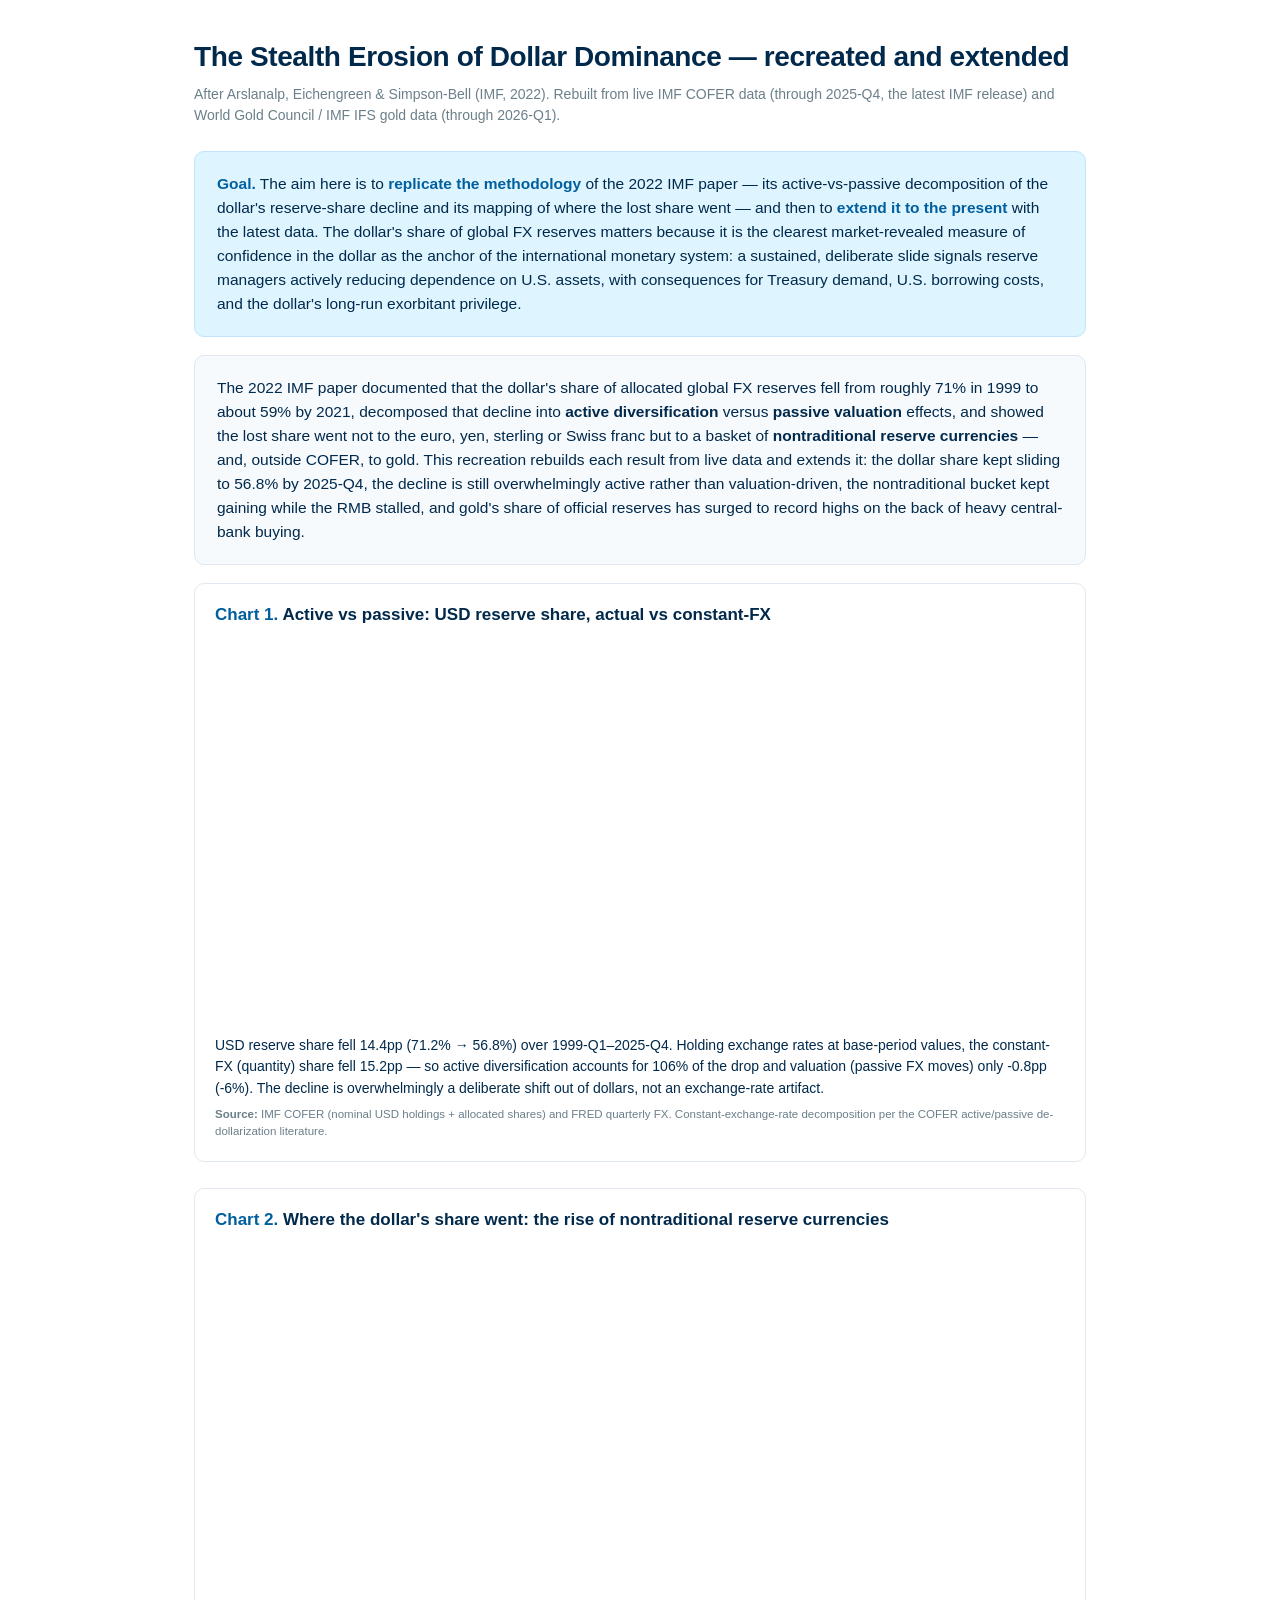
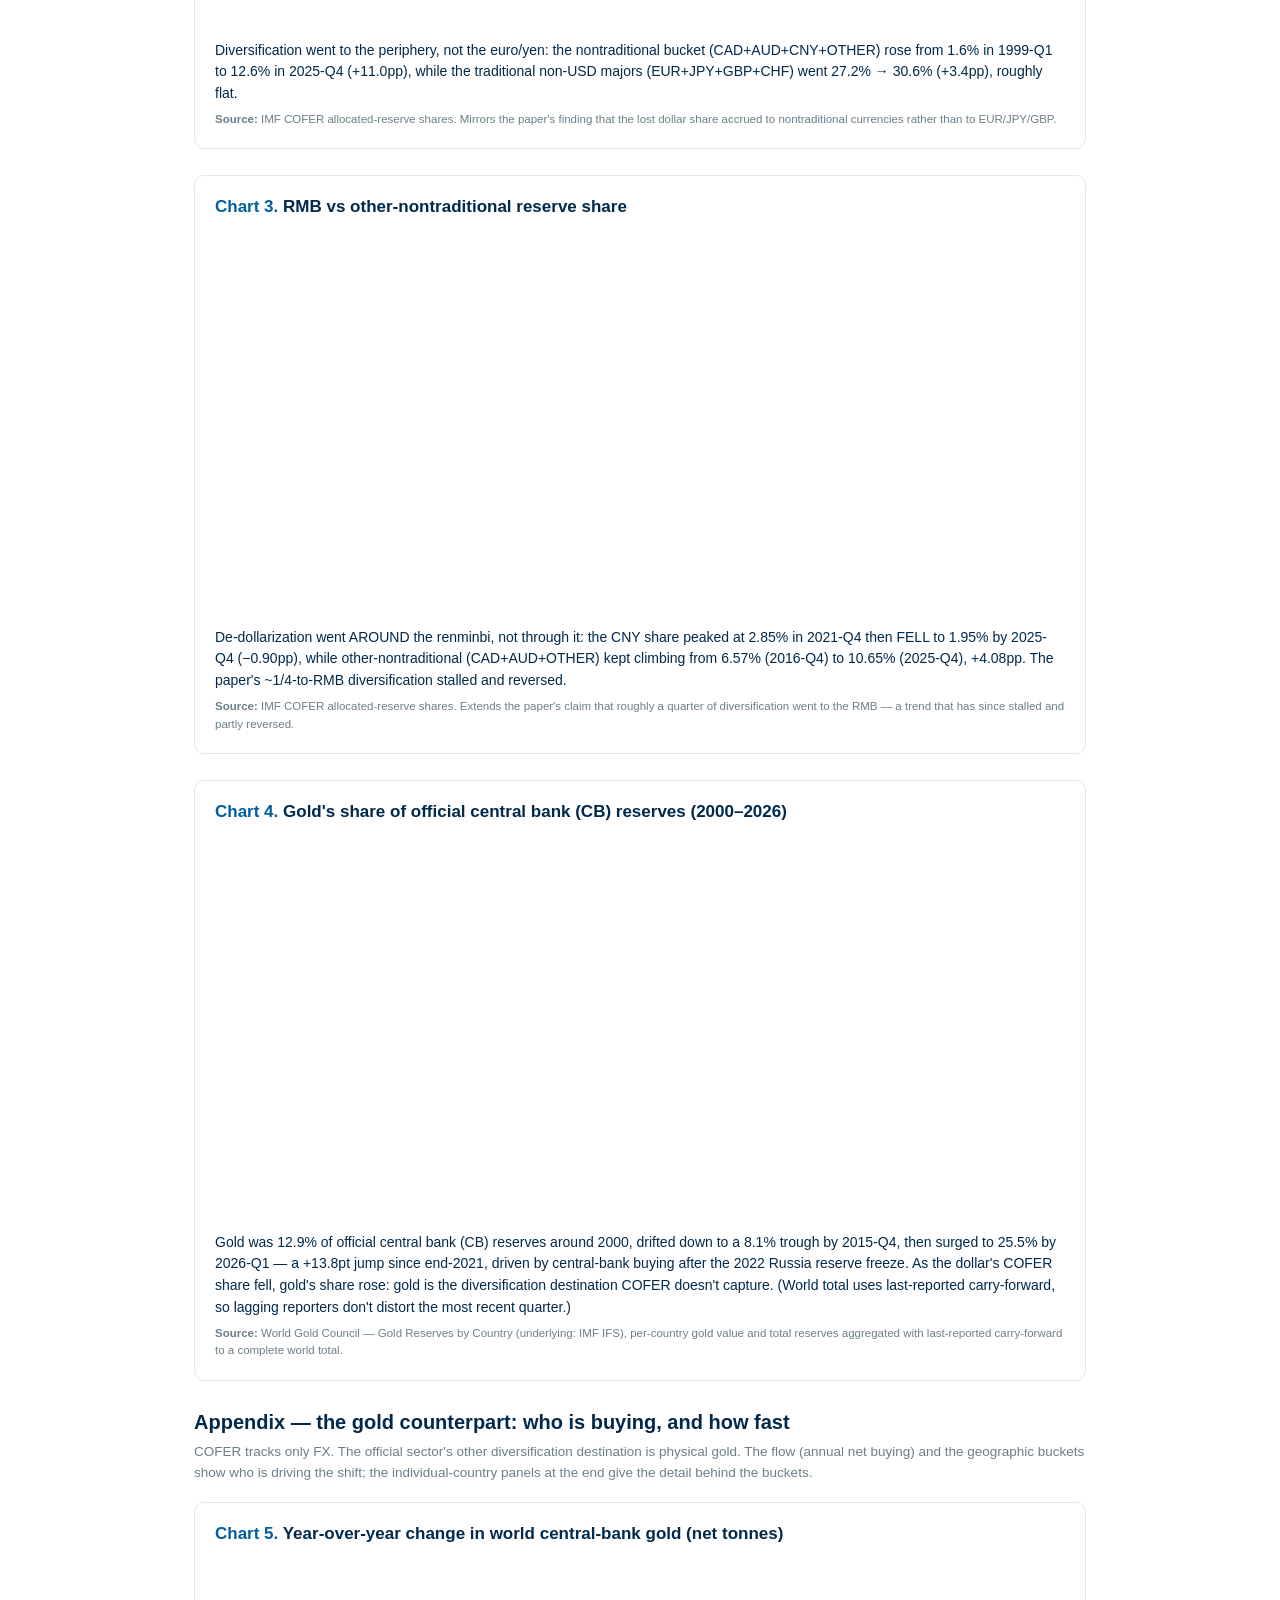
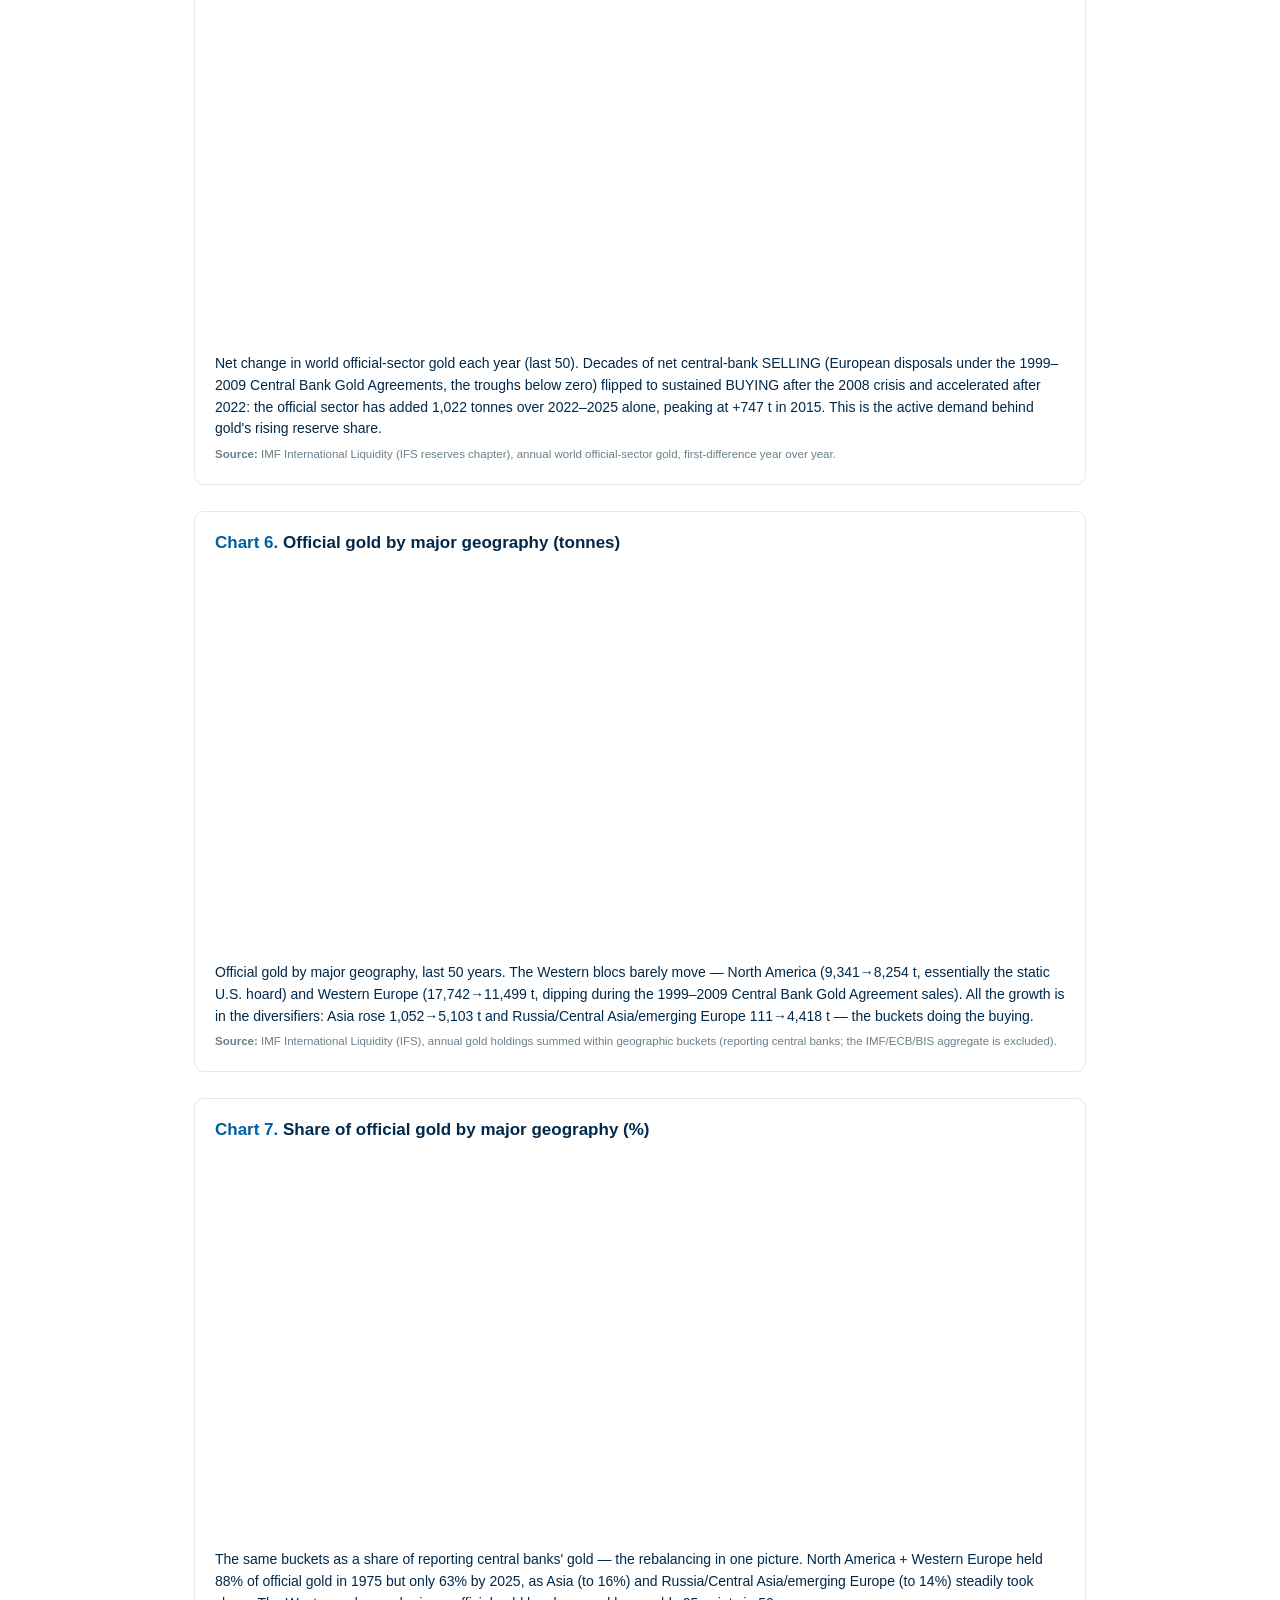
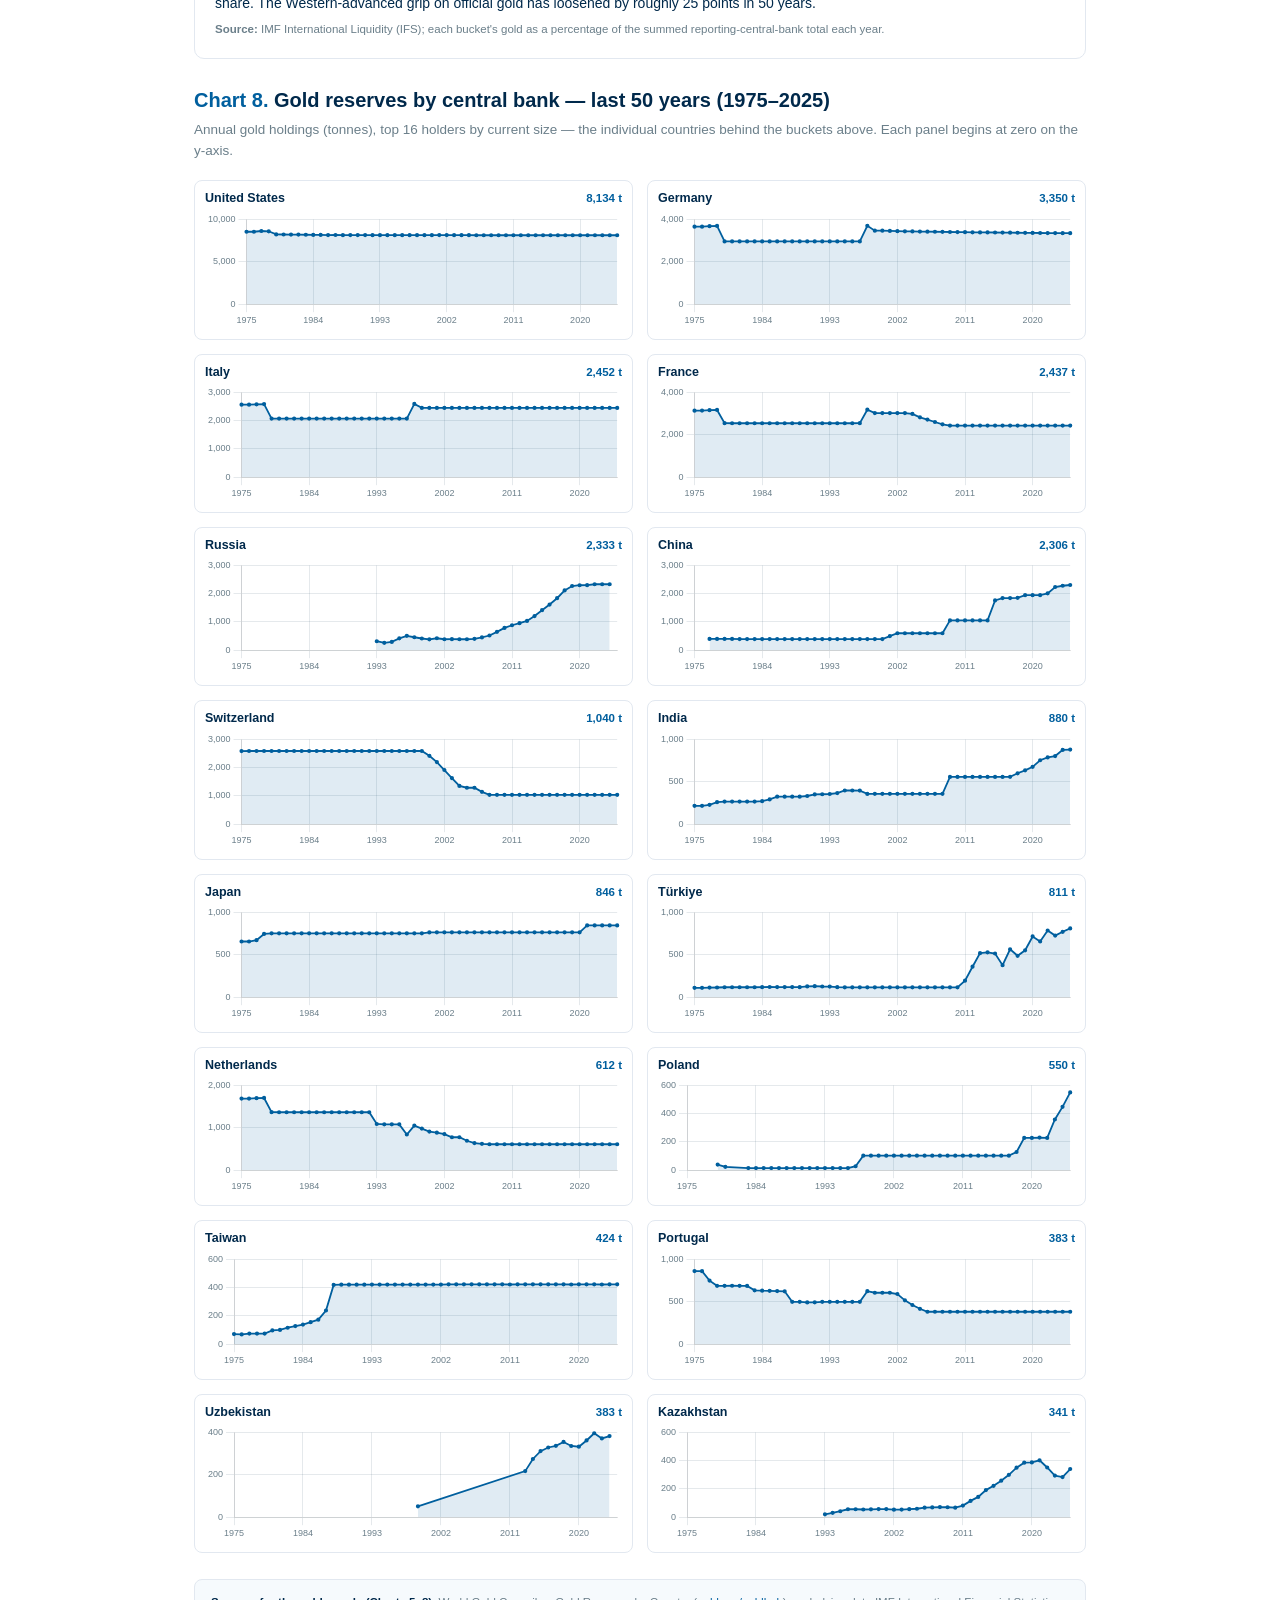
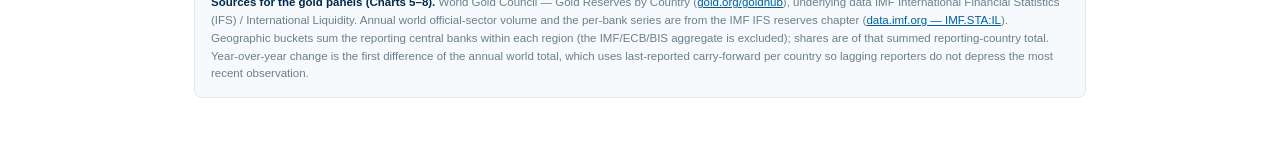
<file: cma_litreview/dedollarization_recreate/recreation.html>
<!DOCTYPE html>
<html lang="en">
<head>
<meta charset="utf-8">
<meta name="viewport" content="width=device-width, initial-scale=1">
<title>The Stealth Erosion of Dollar Dominance — Recreated and Extended</title>
<style>
  @page { margin: 22mm 16mm 18mm; @bottom-right { content: "Page " counter(page) " of " counter(pages);
           font-family: -apple-system, Helvetica, Arial, sans-serif; font-size: 9px; color: #6b7f8a; } }
  :root { --navy:#00294b; --muted:#6b7f8a; --line:#e2e8f0; }
  * { box-sizing: border-box; }
  body { font-family: -apple-system, BlinkMacSystemFont, "Segoe UI", Roboto, Helvetica, Arial, sans-serif;
          background:#fff; color:var(--navy); margin:0; line-height:1.55; }
  .wrap { max-width: 940px; margin: 0 auto; padding: 40px 24px 60px; }
  h1 { font-size: 28px; line-height:1.2; margin:0 0 10px; letter-spacing:-0.4px; color:var(--navy); }
  .subtitle { color:var(--muted); font-size:14px; margin:0 0 24px; }
  .intro, .goal { font-size:15.5px; background:#f6fafd; border:1px solid var(--line);
                   border-radius:10px; padding:20px 22px; margin:0 0 18px; }
  .goal { background:#def5ff; border-color:#bfe6fb; }
  .goal b { color:#005f9e; }
  .card { background:#fff; border:1px solid var(--line); border-radius:10px;
           padding:18px 20px 20px; margin:0 0 26px; break-inside:avoid; }
  .card h2 { font-size:17px; margin:0 0 12px; color:var(--navy); }
  .cn { color:#005f9e; font-weight:700; }
  .canvas-wrap { position:relative; height:380px; width:100%; }
  .caption { font-size:14px; margin:14px 0 6px; }
  .source { font-size:11.5px; color:var(--muted); margin:0; }
  .appendix { break-before: page; }
  .appendix > h2 { font-size:20px; margin:8px 0 4px; color:var(--navy); }
  .appendix .lead { color:var(--muted); font-size:13.5px; margin:0 0 18px; }
  .smgrid { display:grid; grid-template-columns: repeat(2, 1fr); gap:14px; }
  .mini { border:1px solid var(--line); border-radius:8px; padding:8px 10px 10px; break-inside:avoid; }
  .mini .ttl { display:flex; justify-content:space-between; align-items:baseline; margin-bottom:2px; }
  .mini .cty { font-size:12.5px; font-weight:600; color:var(--navy); }
  .mini .cur { font-size:11.5px; color:#005f9e; font-weight:600; }
  .mini .cv { position:relative; height:118px; width:100%; }
  .srcbox { margin:26px 0 0; padding:14px 16px; background:#f6fafd; border:1px solid var(--line);
             border-radius:8px; font-size:11.5px; color:var(--muted); }
  .srcbox b { color:var(--navy); }
  .srcbox a { color:#005f9e; }
</style>
</head>
<body>
<div class="wrap">
  <h1>The Stealth Erosion of Dollar Dominance — recreated and extended</h1>
  <p class="subtitle">After Arslanalp, Eichengreen &amp; Simpson-Bell (IMF, 2022). Rebuilt from live IMF COFER
     data (through 2025-Q4, the latest IMF release) and World Gold Council / IMF&nbsp;IFS gold data (through 2026-Q1).</p>

  <p class="goal"><b>Goal.</b> The aim here is to <b>replicate the methodology</b> of the 2022 IMF paper
     — its active-vs-passive decomposition of the dollar's reserve-share decline and its mapping of where
     the lost share went — and then to <b>extend it to the present</b> with the latest data. The dollar's
     share of global FX reserves matters because it is the clearest market-revealed measure of confidence in
     the dollar as the anchor of the international monetary system: a sustained, deliberate slide signals
     reserve managers actively reducing dependence on U.S. assets, with consequences for Treasury demand,
     U.S. borrowing costs, and the dollar's long-run exorbitant privilege.</p>

  <p class="intro">The 2022 IMF paper documented that the dollar's share of allocated global FX reserves fell
     from roughly 71% in 1999 to about 59% by 2021, decomposed that decline into <strong>active
     diversification</strong> versus <strong>passive valuation</strong> effects, and showed the lost share went
     not to the euro, yen, sterling or Swiss franc but to a basket of <strong>nontraditional reserve
     currencies</strong> — and, outside COFER, to gold. This recreation rebuilds each result from live data
     and extends it: the dollar share kept sliding to 56.8% by 2025-Q4, the decline is still overwhelmingly
     active rather than valuation-driven, the nontraditional bucket kept gaining while the RMB stalled, and
     gold's share of official reserves has surged to record highs on the back of heavy central-bank buying.</p>

    <section class="card">
      <h2><span class="cn">Chart 1.</span> Active vs passive: USD reserve share, actual vs constant-FX</h2>
      <div class="canvas-wrap"><canvas id="chart1"></canvas></div>
      <p class="caption">USD reserve share fell 14.4pp (71.2% → 56.8%) over 1999-Q1–2025-Q4. Holding exchange rates at base-period values, the constant-FX (quantity) share fell 15.2pp — so active diversification accounts for 106% of the drop and valuation (passive FX moves) only -0.8pp (-6%). The decline is overwhelmingly a deliberate shift out of dollars, not an exchange-rate artifact.</p>
      <p class="source"><b>Source:</b> IMF COFER (nominal USD holdings + allocated shares) and FRED quarterly FX. Constant-exchange-rate decomposition per the COFER active/passive de-dollarization literature.</p>
    </section>
    <section class="card">
      <h2><span class="cn">Chart 2.</span> Where the dollar&#x27;s share went: the rise of nontraditional reserve currencies</h2>
      <div class="canvas-wrap"><canvas id="chart2"></canvas></div>
      <p class="caption">Diversification went to the periphery, not the euro/yen: the nontraditional bucket (CAD+AUD+CNY+OTHER) rose from 1.6% in 1999-Q1 to 12.6% in 2025-Q4 (+11.0pp), while the traditional non-USD majors (EUR+JPY+GBP+CHF) went 27.2% → 30.6% (+3.4pp), roughly flat.</p>
      <p class="source"><b>Source:</b> IMF COFER allocated-reserve shares. Mirrors the paper&#x27;s finding that the lost dollar share accrued to nontraditional currencies rather than to EUR/JPY/GBP.</p>
    </section>
    <section class="card">
      <h2><span class="cn">Chart 3.</span> RMB vs other-nontraditional reserve share</h2>
      <div class="canvas-wrap"><canvas id="chart3"></canvas></div>
      <p class="caption">De-dollarization went AROUND the renminbi, not through it: the CNY share peaked at 2.85% in 2021-Q4 then FELL to 1.95% by 2025-Q4 (−0.90pp), while other-nontraditional (CAD+AUD+OTHER) kept climbing from 6.57% (2016-Q4) to 10.65% (2025-Q4), +4.08pp. The paper&#x27;s ~1/4-to-RMB diversification stalled and reversed.</p>
      <p class="source"><b>Source:</b> IMF COFER allocated-reserve shares. Extends the paper&#x27;s claim that roughly a quarter of diversification went to the RMB — a trend that has since stalled and partly reversed.</p>
    </section>
    <section class="card">
      <h2><span class="cn">Chart 4.</span> Gold&#x27;s share of official central bank (CB) reserves (2000–2026)</h2>
      <div class="canvas-wrap"><canvas id="chart4"></canvas></div>
      <p class="caption">Gold was 12.9% of official central bank (CB) reserves around 2000, drifted down to a 8.1% trough by 2015-Q4, then surged to 25.5% by 2026-Q1 — a +13.8pt jump since end-2021, driven by central-bank buying after the 2022 Russia reserve freeze. As the dollar&#x27;s COFER share fell, gold&#x27;s share rose: gold is the diversification destination COFER doesn&#x27;t capture. (World total uses last-reported carry-forward, so lagging reporters don&#x27;t distort the most recent quarter.)</p>
      <p class="source"><b>Source:</b> World Gold Council — Gold Reserves by Country (underlying: IMF IFS), per-country gold value and total reserves aggregated with last-reported carry-forward to a complete world total.</p>
    </section>

  <section class="appendix">
    <h2>Appendix — the gold counterpart: who is buying, and how fast</h2>
    <p class="lead">COFER tracks only FX. The official sector's other diversification destination is physical
       gold. The flow (annual net buying) and the geographic buckets show who is driving the shift; the
       individual-country panels at the end give the detail behind the buckets.</p>

    <section class="card">
      <h2><span class="cn">Chart 5.</span> Year-over-year change in world central-bank gold (net tonnes)</h2>
      <div class="canvas-wrap"><canvas id="chart5"></canvas></div>
      <p class="caption">Net change in world official-sector gold each year (last 50). Decades of net central-bank SELLING (European disposals under the 1999–2009 Central Bank Gold Agreements, the troughs below zero) flipped to sustained BUYING after the 2008 crisis and accelerated after 2022: the official sector has added 1,022 tonnes over 2022–2025 alone, peaking at +747 t in 2015. This is the active demand behind gold&#x27;s rising reserve share.</p>
      <p class="source"><b>Source:</b> IMF International Liquidity (IFS reserves chapter), annual world official-sector gold, first-difference year over year.</p>
    </section>

    <section class="card">
      <h2><span class="cn">Chart 6.</span> Official gold by major geography (tonnes)</h2>
      <div class="canvas-wrap"><canvas id="chart6"></canvas></div>
      <p class="caption">Official gold by major geography, last 50 years. The Western blocs barely move — North America (9,341→8,254 t, essentially the static U.S. hoard) and Western Europe (17,742→11,499 t, dipping during the 1999–2009 Central Bank Gold Agreement sales). All the growth is in the diversifiers: Asia rose 1,052→5,103 t and Russia/Central Asia/emerging Europe 111→4,418 t — the buckets doing the buying.</p>
      <p class="source"><b>Source:</b> IMF International Liquidity (IFS), annual gold holdings summed within geographic buckets (reporting central banks; the IMF/ECB/BIS aggregate is excluded).</p>
    </section>

    <section class="card">
      <h2><span class="cn">Chart 7.</span> Share of official gold by major geography (%)</h2>
      <div class="canvas-wrap"><canvas id="chart7"></canvas></div>
      <p class="caption">The same buckets as a share of reporting central banks&#x27; gold — the rebalancing in one picture. North America + Western Europe held 88% of official gold in 1975 but only 63% by 2025, as Asia (to 16%) and Russia/Central Asia/emerging Europe (to 14%) steadily took share. The Western-advanced grip on official gold has loosened by roughly 25 points in 50 years.</p>
      <p class="source"><b>Source:</b> IMF International Liquidity (IFS); each bucket&#x27;s gold as a percentage of the summed reporting-central-bank total each year.</p>
    </section>
  </section>

  <section class="appendix">
    <h2><span class="cn">Chart 8.</span> Gold reserves by central bank — last 50 years (1975–2025)</h2>
    <p class="lead">Annual gold holdings (tonnes), top 16 holders by current size — the individual countries
       behind the buckets above. Each panel begins at zero on the y-axis.</p>
    <div class="smgrid">
        <div class="mini">
          <div class="ttl"><span class="cty">United States</span><span class="cur">8,134 t</span></div>
          <div class="cv"><canvas id="sm0"></canvas></div>
        </div>
        <div class="mini">
          <div class="ttl"><span class="cty">Germany</span><span class="cur">3,350 t</span></div>
          <div class="cv"><canvas id="sm1"></canvas></div>
        </div>
        <div class="mini">
          <div class="ttl"><span class="cty">Italy</span><span class="cur">2,452 t</span></div>
          <div class="cv"><canvas id="sm2"></canvas></div>
        </div>
        <div class="mini">
          <div class="ttl"><span class="cty">France</span><span class="cur">2,437 t</span></div>
          <div class="cv"><canvas id="sm3"></canvas></div>
        </div>
        <div class="mini">
          <div class="ttl"><span class="cty">Russia</span><span class="cur">2,333 t</span></div>
          <div class="cv"><canvas id="sm4"></canvas></div>
        </div>
        <div class="mini">
          <div class="ttl"><span class="cty">China</span><span class="cur">2,306 t</span></div>
          <div class="cv"><canvas id="sm5"></canvas></div>
        </div>
        <div class="mini">
          <div class="ttl"><span class="cty">Switzerland</span><span class="cur">1,040 t</span></div>
          <div class="cv"><canvas id="sm6"></canvas></div>
        </div>
        <div class="mini">
          <div class="ttl"><span class="cty">India</span><span class="cur">880 t</span></div>
          <div class="cv"><canvas id="sm7"></canvas></div>
        </div>
        <div class="mini">
          <div class="ttl"><span class="cty">Japan</span><span class="cur">846 t</span></div>
          <div class="cv"><canvas id="sm8"></canvas></div>
        </div>
        <div class="mini">
          <div class="ttl"><span class="cty">Türkiye</span><span class="cur">811 t</span></div>
          <div class="cv"><canvas id="sm9"></canvas></div>
        </div>
        <div class="mini">
          <div class="ttl"><span class="cty">Netherlands</span><span class="cur">612 t</span></div>
          <div class="cv"><canvas id="sm10"></canvas></div>
        </div>
        <div class="mini">
          <div class="ttl"><span class="cty">Poland</span><span class="cur">550 t</span></div>
          <div class="cv"><canvas id="sm11"></canvas></div>
        </div>
        <div class="mini">
          <div class="ttl"><span class="cty">Taiwan</span><span class="cur">424 t</span></div>
          <div class="cv"><canvas id="sm12"></canvas></div>
        </div>
        <div class="mini">
          <div class="ttl"><span class="cty">Portugal</span><span class="cur">383 t</span></div>
          <div class="cv"><canvas id="sm13"></canvas></div>
        </div>
        <div class="mini">
          <div class="ttl"><span class="cty">Uzbekistan</span><span class="cur">383 t</span></div>
          <div class="cv"><canvas id="sm14"></canvas></div>
        </div>
        <div class="mini">
          <div class="ttl"><span class="cty">Kazakhstan</span><span class="cur">341 t</span></div>
          <div class="cv"><canvas id="sm15"></canvas></div>
        </div>
    </div>

    <div class="srcbox">
      <b>Sources for the gold panels (Charts 5–8).</b> World Gold Council — Gold Reserves by Country
      (<a href="https://www.gold.org/goldhub/data/gold-reserves-by-country">gold.org/goldhub</a>), underlying
      data IMF International Financial Statistics (IFS) / International Liquidity. Annual world official-sector
      volume and the per-bank series are from the IMF IFS reserves chapter
      (<a href="https://data.imf.org/en/datasets//IMF.STA:IL">data.imf.org — IMF.STA:IL</a>). Geographic buckets
      sum the reporting central banks within each region (the IMF/ECB/BIS aggregate is excluded); shares are of
      that summed reporting-country total. Year-over-year change is the first difference of the annual world
      total, which uses last-reported carry-forward per country so lagging reporters do not depress the most
      recent observation.
    </div>
  </section>
</div>

<script>
/**
 * Skipped minification because the original files appears to be already minified.
 * Original file: /npm/chart.js@4.4.1/dist/chart.umd.js
 *
 * Do NOT use SRI with dynamically generated files! More information: https://www.jsdelivr.com/using-sri-with-dynamic-files
 */
/*!
 * Chart.js v4.4.1
 * https://www.chartjs.org
 * (c) 2023 Chart.js Contributors
 * Released under the MIT License
 */
!function(t,e){"object"==typeof exports&&"undefined"!=typeof module?module.exports=e():"function"==typeof define&&define.amd?define(e):(t="undefined"!=typeof globalThis?globalThis:t||self).Chart=e()}(this,(function(){"use strict";var t=Object.freeze({__proto__:null,get Colors(){return Go},get Decimation(){return Qo},get Filler(){return ma},get Legend(){return ya},get SubTitle(){return ka},get Title(){return Ma},get Tooltip(){return Ba}});function e(){}const i=(()=>{let t=0;return()=>t++})();function s(t){return null==t}function n(t){if(Array.isArray&&Array.isArray(t))return!0;const e=Object.prototype.toString.call(t);return"[object"===e.slice(0,7)&&"Array]"===e.slice(-6)}function o(t){return null!==t&&"[object Object]"===Object.prototype.toString.call(t)}function a(t){return("number"==typeof t||t instanceof Number)&&isFinite(+t)}function r(t,e){return a(t)?t:e}function l(t,e){return void 0===t?e:t}const h=(t,e)=>"string"==typeof t&&t.endsWith("%")?parseFloat(t)/100:+t/e,c=(t,e)=>"string"==typeof t&&t.endsWith("%")?parseFloat(t)/100*e:+t;function d(t,e,i){if(t&&"function"==typeof t.call)return t.apply(i,e)}function u(t,e,i,s){let a,r,l;if(n(t))if(r=t.length,s)for(a=r-1;a>=0;a--)e.call(i,t[a],a);else for(a=0;a<r;a++)e.call(i,t[a],a);else if(o(t))for(l=Object.keys(t),r=l.length,a=0;a<r;a++)e.call(i,t[l[a]],l[a])}function f(t,e){let i,s,n,o;if(!t||!e||t.length!==e.length)return!1;for(i=0,s=t.length;i<s;++i)if(n=t[i],o=e[i],n.datasetIndex!==o.datasetIndex||n.index!==o.index)return!1;return!0}function g(t){if(n(t))return t.map(g);if(o(t)){const e=Object.create(null),i=Object.keys(t),s=i.length;let n=0;for(;n<s;++n)e[i[n]]=g(t[i[n]]);return e}return t}function p(t){return-1===["__proto__","prototype","constructor"].indexOf(t)}function m(t,e,i,s){if(!p(t))return;const n=e[t],a=i[t];o(n)&&o(a)?b(n,a,s):e[t]=g(a)}function b(t,e,i){const s=n(e)?e:[e],a=s.length;if(!o(t))return t;const r=(i=i||{}).merger||m;let l;for(let e=0;e<a;++e){if(l=s[e],!o(l))continue;const n=Object.keys(l);for(let e=0,s=n.length;e<s;++e)r(n[e],t,l,i)}return t}function x(t,e){return b(t,e,{merger:_})}function _(t,e,i){if(!p(t))return;const s=e[t],n=i[t];o(s)&&o(n)?x(s,n):Object.prototype.hasOwnProperty.call(e,t)||(e[t]=g(n))}const y={"":t=>t,x:t=>t.x,y:t=>t.y};function v(t){const e=t.split("."),i=[];let s="";for(const t of e)s+=t,s.endsWith("\\")?s=s.slice(0,-1)+".":(i.push(s),s="");return i}function M(t,e){const i=y[e]||(y[e]=function(t){const e=v(t);return t=>{for(const i of e){if(""===i)break;t=t&&t[i]}return t}}(e));return i(t)}function w(t){return t.charAt(0).toUpperCase()+t.slice(1)}const k=t=>void 0!==t,S=t=>"function"==typeof t,P=(t,e)=>{if(t.size!==e.size)return!1;for(const i of t)if(!e.has(i))return!1;return!0};function D(t){return"mouseup"===t.type||"click"===t.type||"contextmenu"===t.type}const C=Math.PI,O=2*C,A=O+C,T=Number.POSITIVE_INFINITY,L=C/180,E=C/2,R=C/4,I=2*C/3,z=Math.log10,F=Math.sign;function V(t,e,i){return Math.abs(t-e)<i}function B(t){const e=Math.round(t);t=V(t,e,t/1e3)?e:t;const i=Math.pow(10,Math.floor(z(t))),s=t/i;return(s<=1?1:s<=2?2:s<=5?5:10)*i}function W(t){const e=[],i=Math.sqrt(t);let s;for(s=1;s<i;s++)t%s==0&&(e.push(s),e.push(t/s));return i===(0|i)&&e.push(i),e.sort(((t,e)=>t-e)).pop(),e}function N(t){return!isNaN(parseFloat(t))&&isFinite(t)}function H(t,e){const i=Math.round(t);return i-e<=t&&i+e>=t}function j(t,e,i){let s,n,o;for(s=0,n=t.length;s<n;s++)o=t[s][i],isNaN(o)||(e.min=Math.min(e.min,o),e.max=Math.max(e.max,o))}function $(t){return t*(C/180)}function Y(t){return t*(180/C)}function U(t){if(!a(t))return;let e=1,i=0;for(;Math.round(t*e)/e!==t;)e*=10,i++;return i}function X(t,e){const i=e.x-t.x,s=e.y-t.y,n=Math.sqrt(i*i+s*s);let o=Math.atan2(s,i);return o<-.5*C&&(o+=O),{angle:o,distance:n}}function q(t,e){return Math.sqrt(Math.pow(e.x-t.x,2)+Math.pow(e.y-t.y,2))}function K(t,e){return(t-e+A)%O-C}function G(t){return(t%O+O)%O}function Z(t,e,i,s){const n=G(t),o=G(e),a=G(i),r=G(o-n),l=G(a-n),h=G(n-o),c=G(n-a);return n===o||n===a||s&&o===a||r>l&&h<c}function J(t,e,i){return Math.max(e,Math.min(i,t))}function Q(t){return J(t,-32768,32767)}function tt(t,e,i,s=1e-6){return t>=Math.min(e,i)-s&&t<=Math.max(e,i)+s}function et(t,e,i){i=i||(i=>t[i]<e);let s,n=t.length-1,o=0;for(;n-o>1;)s=o+n>>1,i(s)?o=s:n=s;return{lo:o,hi:n}}const it=(t,e,i,s)=>et(t,i,s?s=>{const n=t[s][e];return n<i||n===i&&t[s+1][e]===i}:s=>t[s][e]<i),st=(t,e,i)=>et(t,i,(s=>t[s][e]>=i));function nt(t,e,i){let s=0,n=t.length;for(;s<n&&t[s]<e;)s++;for(;n>s&&t[n-1]>i;)n--;return s>0||n<t.length?t.slice(s,n):t}const ot=["push","pop","shift","splice","unshift"];function at(t,e){t._chartjs?t._chartjs.listeners.push(e):(Object.defineProperty(t,"_chartjs",{configurable:!0,enumerable:!1,value:{listeners:[e]}}),ot.forEach((e=>{const i="_onData"+w(e),s=t[e];Object.defineProperty(t,e,{configurable:!0,enumerable:!1,value(...e){const n=s.apply(this,e);return t._chartjs.listeners.forEach((t=>{"function"==typeof t[i]&&t[i](...e)})),n}})})))}function rt(t,e){const i=t._chartjs;if(!i)return;const s=i.listeners,n=s.indexOf(e);-1!==n&&s.splice(n,1),s.length>0||(ot.forEach((e=>{delete t[e]})),delete t._chartjs)}function lt(t){const e=new Set(t);return e.size===t.length?t:Array.from(e)}const ht="undefined"==typeof window?function(t){return t()}:window.requestAnimationFrame;function ct(t,e){let i=[],s=!1;return function(...n){i=n,s||(s=!0,ht.call(window,(()=>{s=!1,t.apply(e,i)})))}}function dt(t,e){let i;return function(...s){return e?(clearTimeout(i),i=setTimeout(t,e,s)):t.apply(this,s),e}}const ut=t=>"start"===t?"left":"end"===t?"right":"center",ft=(t,e,i)=>"start"===t?e:"end"===t?i:(e+i)/2,gt=(t,e,i,s)=>t===(s?"left":"right")?i:"center"===t?(e+i)/2:e;function pt(t,e,i){const s=e.length;let n=0,o=s;if(t._sorted){const{iScale:a,_parsed:r}=t,l=a.axis,{min:h,max:c,minDefined:d,maxDefined:u}=a.getUserBounds();d&&(n=J(Math.min(it(r,l,h).lo,i?s:it(e,l,a.getPixelForValue(h)).lo),0,s-1)),o=u?J(Math.max(it(r,a.axis,c,!0).hi+1,i?0:it(e,l,a.getPixelForValue(c),!0).hi+1),n,s)-n:s-n}return{start:n,count:o}}function mt(t){const{xScale:e,yScale:i,_scaleRanges:s}=t,n={xmin:e.min,xmax:e.max,ymin:i.min,ymax:i.max};if(!s)return t._scaleRanges=n,!0;const o=s.xmin!==e.min||s.xmax!==e.max||s.ymin!==i.min||s.ymax!==i.max;return Object.assign(s,n),o}class bt{constructor(){this._request=null,this._charts=new Map,this._running=!1,this._lastDate=void 0}_notify(t,e,i,s){const n=e.listeners[s],o=e.duration;n.forEach((s=>s({chart:t,initial:e.initial,numSteps:o,currentStep:Math.min(i-e.start,o)})))}_refresh(){this._request||(this._running=!0,this._request=ht.call(window,(()=>{this._update(),this._request=null,this._running&&this._refresh()})))}_update(t=Date.now()){let e=0;this._charts.forEach(((i,s)=>{if(!i.running||!i.items.length)return;const n=i.items;let o,a=n.length-1,r=!1;for(;a>=0;--a)o=n[a],o._active?(o._total>i.duration&&(i.duration=o._total),o.tick(t),r=!0):(n[a]=n[n.length-1],n.pop());r&&(s.draw(),this._notify(s,i,t,"progress")),n.length||(i.running=!1,this._notify(s,i,t,"complete"),i.initial=!1),e+=n.length})),this._lastDate=t,0===e&&(this._running=!1)}_getAnims(t){const e=this._charts;let i=e.get(t);return i||(i={running:!1,initial:!0,items:[],listeners:{complete:[],progress:[]}},e.set(t,i)),i}listen(t,e,i){this._getAnims(t).listeners[e].push(i)}add(t,e){e&&e.length&&this._getAnims(t).items.push(...e)}has(t){return this._getAnims(t).items.length>0}start(t){const e=this._charts.get(t);e&&(e.running=!0,e.start=Date.now(),e.duration=e.items.reduce(((t,e)=>Math.max(t,e._duration)),0),this._refresh())}running(t){if(!this._running)return!1;const e=this._charts.get(t);return!!(e&&e.running&&e.items.length)}stop(t){const e=this._charts.get(t);if(!e||!e.items.length)return;const i=e.items;let s=i.length-1;for(;s>=0;--s)i[s].cancel();e.items=[],this._notify(t,e,Date.now(),"complete")}remove(t){return this._charts.delete(t)}}var xt=new bt;
/*!
 * @kurkle/color v0.3.2
 * https://github.com/kurkle/color#readme
 * (c) 2023 Jukka Kurkela
 * Released under the MIT License
 */function _t(t){return t+.5|0}const yt=(t,e,i)=>Math.max(Math.min(t,i),e);function vt(t){return yt(_t(2.55*t),0,255)}function Mt(t){return yt(_t(255*t),0,255)}function wt(t){return yt(_t(t/2.55)/100,0,1)}function kt(t){return yt(_t(100*t),0,100)}const St={0:0,1:1,2:2,3:3,4:4,5:5,6:6,7:7,8:8,9:9,A:10,B:11,C:12,D:13,E:14,F:15,a:10,b:11,c:12,d:13,e:14,f:15},Pt=[..."0123456789ABCDEF"],Dt=t=>Pt[15&t],Ct=t=>Pt[(240&t)>>4]+Pt[15&t],Ot=t=>(240&t)>>4==(15&t);function At(t){var e=(t=>Ot(t.r)&&Ot(t.g)&&Ot(t.b)&&Ot(t.a))(t)?Dt:Ct;return t?"#"+e(t.r)+e(t.g)+e(t.b)+((t,e)=>t<255?e(t):"")(t.a,e):void 0}const Tt=/^(hsla?|hwb|hsv)\(\s*([-+.e\d]+)(?:deg)?[\s,]+([-+.e\d]+)%[\s,]+([-+.e\d]+)%(?:[\s,]+([-+.e\d]+)(%)?)?\s*\)$/;function Lt(t,e,i){const s=e*Math.min(i,1-i),n=(e,n=(e+t/30)%12)=>i-s*Math.max(Math.min(n-3,9-n,1),-1);return[n(0),n(8),n(4)]}function Et(t,e,i){const s=(s,n=(s+t/60)%6)=>i-i*e*Math.max(Math.min(n,4-n,1),0);return[s(5),s(3),s(1)]}function Rt(t,e,i){const s=Lt(t,1,.5);let n;for(e+i>1&&(n=1/(e+i),e*=n,i*=n),n=0;n<3;n++)s[n]*=1-e-i,s[n]+=e;return s}function It(t){const e=t.r/255,i=t.g/255,s=t.b/255,n=Math.max(e,i,s),o=Math.min(e,i,s),a=(n+o)/2;let r,l,h;return n!==o&&(h=n-o,l=a>.5?h/(2-n-o):h/(n+o),r=function(t,e,i,s,n){return t===n?(e-i)/s+(e<i?6:0):e===n?(i-t)/s+2:(t-e)/s+4}(e,i,s,h,n),r=60*r+.5),[0|r,l||0,a]}function zt(t,e,i,s){return(Array.isArray(e)?t(e[0],e[1],e[2]):t(e,i,s)).map(Mt)}function Ft(t,e,i){return zt(Lt,t,e,i)}function Vt(t){return(t%360+360)%360}function Bt(t){const e=Tt.exec(t);let i,s=255;if(!e)return;e[5]!==i&&(s=e[6]?vt(+e[5]):Mt(+e[5]));const n=Vt(+e[2]),o=+e[3]/100,a=+e[4]/100;return i="hwb"===e[1]?function(t,e,i){return zt(Rt,t,e,i)}(n,o,a):"hsv"===e[1]?function(t,e,i){return zt(Et,t,e,i)}(n,o,a):Ft(n,o,a),{r:i[0],g:i[1],b:i[2],a:s}}const Wt={x:"dark",Z:"light",Y:"re",X:"blu",W:"gr",V:"medium",U:"slate",A:"ee",T:"ol",S:"or",B:"ra",C:"lateg",D:"ights",R:"in",Q:"turquois",E:"hi",P:"ro",O:"al",N:"le",M:"de",L:"yello",F:"en",K:"ch",G:"arks",H:"ea",I:"ightg",J:"wh"},Nt={OiceXe:"f0f8ff",antiquewEte:"faebd7",aqua:"ffff",aquamarRe:"7fffd4",azuY:"f0ffff",beige:"f5f5dc",bisque:"ffe4c4",black:"0",blanKedOmond:"ffebcd",Xe:"ff",XeviTet:"8a2be2",bPwn:"a52a2a",burlywood:"deb887",caMtXe:"5f9ea0",KartYuse:"7fff00",KocTate:"d2691e",cSO:"ff7f50",cSnflowerXe:"6495ed",cSnsilk:"fff8dc",crimson:"dc143c",cyan:"ffff",xXe:"8b",xcyan:"8b8b",xgTMnPd:"b8860b",xWay:"a9a9a9",xgYF:"6400",xgYy:"a9a9a9",xkhaki:"bdb76b",xmagFta:"8b008b",xTivegYF:"556b2f",xSange:"ff8c00",xScEd:"9932cc",xYd:"8b0000",xsOmon:"e9967a",xsHgYF:"8fbc8f",xUXe:"483d8b",xUWay:"2f4f4f",xUgYy:"2f4f4f",xQe:"ced1",xviTet:"9400d3",dAppRk:"ff1493",dApskyXe:"bfff",dimWay:"696969",dimgYy:"696969",dodgerXe:"1e90ff",fiYbrick:"b22222",flSOwEte:"fffaf0",foYstWAn:"228b22",fuKsia:"ff00ff",gaRsbSo:"dcdcdc",ghostwEte:"f8f8ff",gTd:"ffd700",gTMnPd:"daa520",Way:"808080",gYF:"8000",gYFLw:"adff2f",gYy:"808080",honeyMw:"f0fff0",hotpRk:"ff69b4",RdianYd:"cd5c5c",Rdigo:"4b0082",ivSy:"fffff0",khaki:"f0e68c",lavFMr:"e6e6fa",lavFMrXsh:"fff0f5",lawngYF:"7cfc00",NmoncEffon:"fffacd",ZXe:"add8e6",ZcSO:"f08080",Zcyan:"e0ffff",ZgTMnPdLw:"fafad2",ZWay:"d3d3d3",ZgYF:"90ee90",ZgYy:"d3d3d3",ZpRk:"ffb6c1",ZsOmon:"ffa07a",ZsHgYF:"20b2aa",ZskyXe:"87cefa",ZUWay:"778899",ZUgYy:"778899",ZstAlXe:"b0c4de",ZLw:"ffffe0",lime:"ff00",limegYF:"32cd32",lRF:"faf0e6",magFta:"ff00ff",maPon:"800000",VaquamarRe:"66cdaa",VXe:"cd",VScEd:"ba55d3",VpurpN:"9370db",VsHgYF:"3cb371",VUXe:"7b68ee",VsprRggYF:"fa9a",VQe:"48d1cc",VviTetYd:"c71585",midnightXe:"191970",mRtcYam:"f5fffa",mistyPse:"ffe4e1",moccasR:"ffe4b5",navajowEte:"ffdead",navy:"80",Tdlace:"fdf5e6",Tive:"808000",TivedBb:"6b8e23",Sange:"ffa500",SangeYd:"ff4500",ScEd:"da70d6",pOegTMnPd:"eee8aa",pOegYF:"98fb98",pOeQe:"afeeee",pOeviTetYd:"db7093",papayawEp:"ffefd5",pHKpuff:"ffdab9",peru:"cd853f",pRk:"ffc0cb",plum:"dda0dd",powMrXe:"b0e0e6",purpN:"800080",YbeccapurpN:"663399",Yd:"ff0000",Psybrown:"bc8f8f",PyOXe:"4169e1",saddNbPwn:"8b4513",sOmon:"fa8072",sandybPwn:"f4a460",sHgYF:"2e8b57",sHshell:"fff5ee",siFna:"a0522d",silver:"c0c0c0",skyXe:"87ceeb",UXe:"6a5acd",UWay:"708090",UgYy:"708090",snow:"fffafa",sprRggYF:"ff7f",stAlXe:"4682b4",tan:"d2b48c",teO:"8080",tEstN:"d8bfd8",tomato:"ff6347",Qe:"40e0d0",viTet:"ee82ee",JHt:"f5deb3",wEte:"ffffff",wEtesmoke:"f5f5f5",Lw:"ffff00",LwgYF:"9acd32"};let Ht;function jt(t){Ht||(Ht=function(){const t={},e=Object.keys(Nt),i=Object.keys(Wt);let s,n,o,a,r;for(s=0;s<e.length;s++){for(a=r=e[s],n=0;n<i.length;n++)o=i[n],r=r.replace(o,Wt[o]);o=parseInt(Nt[a],16),t[r]=[o>>16&255,o>>8&255,255&o]}return t}(),Ht.transparent=[0,0,0,0]);const e=Ht[t.toLowerCase()];return e&&{r:e[0],g:e[1],b:e[2],a:4===e.length?e[3]:255}}const $t=/^rgba?\(\s*([-+.\d]+)(%)?[\s,]+([-+.e\d]+)(%)?[\s,]+([-+.e\d]+)(%)?(?:[\s,/]+([-+.e\d]+)(%)?)?\s*\)$/;const Yt=t=>t<=.0031308?12.92*t:1.055*Math.pow(t,1/2.4)-.055,Ut=t=>t<=.04045?t/12.92:Math.pow((t+.055)/1.055,2.4);function Xt(t,e,i){if(t){let s=It(t);s[e]=Math.max(0,Math.min(s[e]+s[e]*i,0===e?360:1)),s=Ft(s),t.r=s[0],t.g=s[1],t.b=s[2]}}function qt(t,e){return t?Object.assign(e||{},t):t}function Kt(t){var e={r:0,g:0,b:0,a:255};return Array.isArray(t)?t.length>=3&&(e={r:t[0],g:t[1],b:t[2],a:255},t.length>3&&(e.a=Mt(t[3]))):(e=qt(t,{r:0,g:0,b:0,a:1})).a=Mt(e.a),e}function Gt(t){return"r"===t.charAt(0)?function(t){const e=$t.exec(t);let i,s,n,o=255;if(e){if(e[7]!==i){const t=+e[7];o=e[8]?vt(t):yt(255*t,0,255)}return i=+e[1],s=+e[3],n=+e[5],i=255&(e[2]?vt(i):yt(i,0,255)),s=255&(e[4]?vt(s):yt(s,0,255)),n=255&(e[6]?vt(n):yt(n,0,255)),{r:i,g:s,b:n,a:o}}}(t):Bt(t)}class Zt{constructor(t){if(t instanceof Zt)return t;const e=typeof t;let i;var s,n,o;"object"===e?i=Kt(t):"string"===e&&(o=(s=t).length,"#"===s[0]&&(4===o||5===o?n={r:255&17*St[s[1]],g:255&17*St[s[2]],b:255&17*St[s[3]],a:5===o?17*St[s[4]]:255}:7!==o&&9!==o||(n={r:St[s[1]]<<4|St[s[2]],g:St[s[3]]<<4|St[s[4]],b:St[s[5]]<<4|St[s[6]],a:9===o?St[s[7]]<<4|St[s[8]]:255})),i=n||jt(t)||Gt(t)),this._rgb=i,this._valid=!!i}get valid(){return this._valid}get rgb(){var t=qt(this._rgb);return t&&(t.a=wt(t.a)),t}set rgb(t){this._rgb=Kt(t)}rgbString(){return this._valid?(t=this._rgb)&&(t.a<255?`rgba(${t.r}, ${t.g}, ${t.b}, ${wt(t.a)})`:`rgb(${t.r}, ${t.g}, ${t.b})`):void 0;var t}hexString(){return this._valid?At(this._rgb):void 0}hslString(){return this._valid?function(t){if(!t)return;const e=It(t),i=e[0],s=kt(e[1]),n=kt(e[2]);return t.a<255?`hsla(${i}, ${s}%, ${n}%, ${wt(t.a)})`:`hsl(${i}, ${s}%, ${n}%)`}(this._rgb):void 0}mix(t,e){if(t){const i=this.rgb,s=t.rgb;let n;const o=e===n?.5:e,a=2*o-1,r=i.a-s.a,l=((a*r==-1?a:(a+r)/(1+a*r))+1)/2;n=1-l,i.r=255&l*i.r+n*s.r+.5,i.g=255&l*i.g+n*s.g+.5,i.b=255&l*i.b+n*s.b+.5,i.a=o*i.a+(1-o)*s.a,this.rgb=i}return this}interpolate(t,e){return t&&(this._rgb=function(t,e,i){const s=Ut(wt(t.r)),n=Ut(wt(t.g)),o=Ut(wt(t.b));return{r:Mt(Yt(s+i*(Ut(wt(e.r))-s))),g:Mt(Yt(n+i*(Ut(wt(e.g))-n))),b:Mt(Yt(o+i*(Ut(wt(e.b))-o))),a:t.a+i*(e.a-t.a)}}(this._rgb,t._rgb,e)),this}clone(){return new Zt(this.rgb)}alpha(t){return this._rgb.a=Mt(t),this}clearer(t){return this._rgb.a*=1-t,this}greyscale(){const t=this._rgb,e=_t(.3*t.r+.59*t.g+.11*t.b);return t.r=t.g=t.b=e,this}opaquer(t){return this._rgb.a*=1+t,this}negate(){const t=this._rgb;return t.r=255-t.r,t.g=255-t.g,t.b=255-t.b,this}lighten(t){return Xt(this._rgb,2,t),this}darken(t){return Xt(this._rgb,2,-t),this}saturate(t){return Xt(this._rgb,1,t),this}desaturate(t){return Xt(this._rgb,1,-t),this}rotate(t){return function(t,e){var i=It(t);i[0]=Vt(i[0]+e),i=Ft(i),t.r=i[0],t.g=i[1],t.b=i[2]}(this._rgb,t),this}}function Jt(t){if(t&&"object"==typeof t){const e=t.toString();return"[object CanvasPattern]"===e||"[object CanvasGradient]"===e}return!1}function Qt(t){return Jt(t)?t:new Zt(t)}function te(t){return Jt(t)?t:new Zt(t).saturate(.5).darken(.1).hexString()}const ee=["x","y","borderWidth","radius","tension"],ie=["color","borderColor","backgroundColor"];const se=new Map;function ne(t,e,i){return function(t,e){e=e||{};const i=t+JSON.stringify(e);let s=se.get(i);return s||(s=new Intl.NumberFormat(t,e),se.set(i,s)),s}(e,i).format(t)}const oe={values:t=>n(t)?t:""+t,numeric(t,e,i){if(0===t)return"0";const s=this.chart.options.locale;let n,o=t;if(i.length>1){const e=Math.max(Math.abs(i[0].value),Math.abs(i[i.length-1].value));(e<1e-4||e>1e15)&&(n="scientific"),o=function(t,e){let i=e.length>3?e[2].value-e[1].value:e[1].value-e[0].value;Math.abs(i)>=1&&t!==Math.floor(t)&&(i=t-Math.floor(t));return i}(t,i)}const a=z(Math.abs(o)),r=isNaN(a)?1:Math.max(Math.min(-1*Math.floor(a),20),0),l={notation:n,minimumFractionDigits:r,maximumFractionDigits:r};return Object.assign(l,this.options.ticks.format),ne(t,s,l)},logarithmic(t,e,i){if(0===t)return"0";const s=i[e].significand||t/Math.pow(10,Math.floor(z(t)));return[1,2,3,5,10,15].includes(s)||e>.8*i.length?oe.numeric.call(this,t,e,i):""}};var ae={formatters:oe};const re=Object.create(null),le=Object.create(null);function he(t,e){if(!e)return t;const i=e.split(".");for(let e=0,s=i.length;e<s;++e){const s=i[e];t=t[s]||(t[s]=Object.create(null))}return t}function ce(t,e,i){return"string"==typeof e?b(he(t,e),i):b(he(t,""),e)}class de{constructor(t,e){this.animation=void 0,this.backgroundColor="rgba(0,0,0,0.1)",this.borderColor="rgba(0,0,0,0.1)",this.color="#666",this.datasets={},this.devicePixelRatio=t=>t.chart.platform.getDevicePixelRatio(),this.elements={},this.events=["mousemove","mouseout","click","touchstart","touchmove"],this.font={family:"'Helvetica Neue', 'Helvetica', 'Arial', sans-serif",size:12,style:"normal",lineHeight:1.2,weight:null},this.hover={},this.hoverBackgroundColor=(t,e)=>te(e.backgroundColor),this.hoverBorderColor=(t,e)=>te(e.borderColor),this.hoverColor=(t,e)=>te(e.color),this.indexAxis="x",this.interaction={mode:"nearest",intersect:!0,includeInvisible:!1},this.maintainAspectRatio=!0,this.onHover=null,this.onClick=null,this.parsing=!0,this.plugins={},this.responsive=!0,this.scale=void 0,this.scales={},this.showLine=!0,this.drawActiveElementsOnTop=!0,this.describe(t),this.apply(e)}set(t,e){return ce(this,t,e)}get(t){return he(this,t)}describe(t,e){return ce(le,t,e)}override(t,e){return ce(re,t,e)}route(t,e,i,s){const n=he(this,t),a=he(this,i),r="_"+e;Object.defineProperties(n,{[r]:{value:n[e],writable:!0},[e]:{enumerable:!0,get(){const t=this[r],e=a[s];return o(t)?Object.assign({},e,t):l(t,e)},set(t){this[r]=t}}})}apply(t){t.forEach((t=>t(this)))}}var ue=new de({_scriptable:t=>!t.startsWith("on"),_indexable:t=>"events"!==t,hover:{_fallback:"interaction"},interaction:{_scriptable:!1,_indexable:!1}},[function(t){t.set("animation",{delay:void 0,duration:1e3,easing:"easeOutQuart",fn:void 0,from:void 0,loop:void 0,to:void 0,type:void 0}),t.describe("animation",{_fallback:!1,_indexable:!1,_scriptable:t=>"onProgress"!==t&&"onComplete"!==t&&"fn"!==t}),t.set("animations",{colors:{type:"color",properties:ie},numbers:{type:"number",properties:ee}}),t.describe("animations",{_fallback:"animation"}),t.set("transitions",{active:{animation:{duration:400}},resize:{animation:{duration:0}},show:{animations:{colors:{from:"transparent"},visible:{type:"boolean",duration:0}}},hide:{animations:{colors:{to:"transparent"},visible:{type:"boolean",easing:"linear",fn:t=>0|t}}}})},function(t){t.set("layout",{autoPadding:!0,padding:{top:0,right:0,bottom:0,left:0}})},function(t){t.set("scale",{display:!0,offset:!1,reverse:!1,beginAtZero:!1,bounds:"ticks",clip:!0,grace:0,grid:{display:!0,lineWidth:1,drawOnChartArea:!0,drawTicks:!0,tickLength:8,tickWidth:(t,e)=>e.lineWidth,tickColor:(t,e)=>e.color,offset:!1},border:{display:!0,dash:[],dashOffset:0,width:1},title:{display:!1,text:"",padding:{top:4,bottom:4}},ticks:{minRotation:0,maxRotation:50,mirror:!1,textStrokeWidth:0,textStrokeColor:"",padding:3,display:!0,autoSkip:!0,autoSkipPadding:3,labelOffset:0,callback:ae.formatters.values,minor:{},major:{},align:"center",crossAlign:"near",showLabelBackdrop:!1,backdropColor:"rgba(255, 255, 255, 0.75)",backdropPadding:2}}),t.route("scale.ticks","color","","color"),t.route("scale.grid","color","","borderColor"),t.route("scale.border","color","","borderColor"),t.route("scale.title","color","","color"),t.describe("scale",{_fallback:!1,_scriptable:t=>!t.startsWith("before")&&!t.startsWith("after")&&"callback"!==t&&"parser"!==t,_indexable:t=>"borderDash"!==t&&"tickBorderDash"!==t&&"dash"!==t}),t.describe("scales",{_fallback:"scale"}),t.describe("scale.ticks",{_scriptable:t=>"backdropPadding"!==t&&"callback"!==t,_indexable:t=>"backdropPadding"!==t})}]);function fe(){return"undefined"!=typeof window&&"undefined"!=typeof document}function ge(t){let e=t.parentNode;return e&&"[object ShadowRoot]"===e.toString()&&(e=e.host),e}function pe(t,e,i){let s;return"string"==typeof t?(s=parseInt(t,10),-1!==t.indexOf("%")&&(s=s/100*e.parentNode[i])):s=t,s}const me=t=>t.ownerDocument.defaultView.getComputedStyle(t,null);function be(t,e){return me(t).getPropertyValue(e)}const xe=["top","right","bottom","left"];function _e(t,e,i){const s={};i=i?"-"+i:"";for(let n=0;n<4;n++){const o=xe[n];s[o]=parseFloat(t[e+"-"+o+i])||0}return s.width=s.left+s.right,s.height=s.top+s.bottom,s}const ye=(t,e,i)=>(t>0||e>0)&&(!i||!i.shadowRoot);function ve(t,e){if("native"in t)return t;const{canvas:i,currentDevicePixelRatio:s}=e,n=me(i),o="border-box"===n.boxSizing,a=_e(n,"padding"),r=_e(n,"border","width"),{x:l,y:h,box:c}=function(t,e){const i=t.touches,s=i&&i.length?i[0]:t,{offsetX:n,offsetY:o}=s;let a,r,l=!1;if(ye(n,o,t.target))a=n,r=o;else{const t=e.getBoundingClientRect();a=s.clientX-t.left,r=s.clientY-t.top,l=!0}return{x:a,y:r,box:l}}(t,i),d=a.left+(c&&r.left),u=a.top+(c&&r.top);let{width:f,height:g}=e;return o&&(f-=a.width+r.width,g-=a.height+r.height),{x:Math.round((l-d)/f*i.width/s),y:Math.round((h-u)/g*i.height/s)}}const Me=t=>Math.round(10*t)/10;function we(t,e,i,s){const n=me(t),o=_e(n,"margin"),a=pe(n.maxWidth,t,"clientWidth")||T,r=pe(n.maxHeight,t,"clientHeight")||T,l=function(t,e,i){let s,n;if(void 0===e||void 0===i){const o=ge(t);if(o){const t=o.getBoundingClientRect(),a=me(o),r=_e(a,"border","width"),l=_e(a,"padding");e=t.width-l.width-r.width,i=t.height-l.height-r.height,s=pe(a.maxWidth,o,"clientWidth"),n=pe(a.maxHeight,o,"clientHeight")}else e=t.clientWidth,i=t.clientHeight}return{width:e,height:i,maxWidth:s||T,maxHeight:n||T}}(t,e,i);let{width:h,height:c}=l;if("content-box"===n.boxSizing){const t=_e(n,"border","width"),e=_e(n,"padding");h-=e.width+t.width,c-=e.height+t.height}h=Math.max(0,h-o.width),c=Math.max(0,s?h/s:c-o.height),h=Me(Math.min(h,a,l.maxWidth)),c=Me(Math.min(c,r,l.maxHeight)),h&&!c&&(c=Me(h/2));return(void 0!==e||void 0!==i)&&s&&l.height&&c>l.height&&(c=l.height,h=Me(Math.floor(c*s))),{width:h,height:c}}function ke(t,e,i){const s=e||1,n=Math.floor(t.height*s),o=Math.floor(t.width*s);t.height=Math.floor(t.height),t.width=Math.floor(t.width);const a=t.canvas;return a.style&&(i||!a.style.height&&!a.style.width)&&(a.style.height=`${t.height}px`,a.style.width=`${t.width}px`),(t.currentDevicePixelRatio!==s||a.height!==n||a.width!==o)&&(t.currentDevicePixelRatio=s,a.height=n,a.width=o,t.ctx.setTransform(s,0,0,s,0,0),!0)}const Se=function(){let t=!1;try{const e={get passive(){return t=!0,!1}};fe()&&(window.addEventListener("test",null,e),window.removeEventListener("test",null,e))}catch(t){}return t}();function Pe(t,e){const i=be(t,e),s=i&&i.match(/^(\d+)(\.\d+)?px$/);return s?+s[1]:void 0}function De(t){return!t||s(t.size)||s(t.family)?null:(t.style?t.style+" ":"")+(t.weight?t.weight+" ":"")+t.size+"px "+t.family}function Ce(t,e,i,s,n){let o=e[n];return o||(o=e[n]=t.measureText(n).width,i.push(n)),o>s&&(s=o),s}function Oe(t,e,i,s){let o=(s=s||{}).data=s.data||{},a=s.garbageCollect=s.garbageCollect||[];s.font!==e&&(o=s.data={},a=s.garbageCollect=[],s.font=e),t.save(),t.font=e;let r=0;const l=i.length;let h,c,d,u,f;for(h=0;h<l;h++)if(u=i[h],null==u||n(u)){if(n(u))for(c=0,d=u.length;c<d;c++)f=u[c],null==f||n(f)||(r=Ce(t,o,a,r,f))}else r=Ce(t,o,a,r,u);t.restore();const g=a.length/2;if(g>i.length){for(h=0;h<g;h++)delete o[a[h]];a.splice(0,g)}return r}function Ae(t,e,i){const s=t.currentDevicePixelRatio,n=0!==i?Math.max(i/2,.5):0;return Math.round((e-n)*s)/s+n}function Te(t,e){(e=e||t.getContext("2d")).save(),e.resetTransform(),e.clearRect(0,0,t.width,t.height),e.restore()}function Le(t,e,i,s){Ee(t,e,i,s,null)}function Ee(t,e,i,s,n){let o,a,r,l,h,c,d,u;const f=e.pointStyle,g=e.rotation,p=e.radius;let m=(g||0)*L;if(f&&"object"==typeof f&&(o=f.toString(),"[object HTMLImageElement]"===o||"[object HTMLCanvasElement]"===o))return t.save(),t.translate(i,s),t.rotate(m),t.drawImage(f,-f.width/2,-f.height/2,f.width,f.height),void t.restore();if(!(isNaN(p)||p<=0)){switch(t.beginPath(),f){default:n?t.ellipse(i,s,n/2,p,0,0,O):t.arc(i,s,p,0,O),t.closePath();break;case"triangle":c=n?n/2:p,t.moveTo(i+Math.sin(m)*c,s-Math.cos(m)*p),m+=I,t.lineTo(i+Math.sin(m)*c,s-Math.cos(m)*p),m+=I,t.lineTo(i+Math.sin(m)*c,s-Math.cos(m)*p),t.closePath();break;case"rectRounded":h=.516*p,l=p-h,a=Math.cos(m+R)*l,d=Math.cos(m+R)*(n?n/2-h:l),r=Math.sin(m+R)*l,u=Math.sin(m+R)*(n?n/2-h:l),t.arc(i-d,s-r,h,m-C,m-E),t.arc(i+u,s-a,h,m-E,m),t.arc(i+d,s+r,h,m,m+E),t.arc(i-u,s+a,h,m+E,m+C),t.closePath();break;case"rect":if(!g){l=Math.SQRT1_2*p,c=n?n/2:l,t.rect(i-c,s-l,2*c,2*l);break}m+=R;case"rectRot":d=Math.cos(m)*(n?n/2:p),a=Math.cos(m)*p,r=Math.sin(m)*p,u=Math.sin(m)*(n?n/2:p),t.moveTo(i-d,s-r),t.lineTo(i+u,s-a),t.lineTo(i+d,s+r),t.lineTo(i-u,s+a),t.closePath();break;case"crossRot":m+=R;case"cross":d=Math.cos(m)*(n?n/2:p),a=Math.cos(m)*p,r=Math.sin(m)*p,u=Math.sin(m)*(n?n/2:p),t.moveTo(i-d,s-r),t.lineTo(i+d,s+r),t.moveTo(i+u,s-a),t.lineTo(i-u,s+a);break;case"star":d=Math.cos(m)*(n?n/2:p),a=Math.cos(m)*p,r=Math.sin(m)*p,u=Math.sin(m)*(n?n/2:p),t.moveTo(i-d,s-r),t.lineTo(i+d,s+r),t.moveTo(i+u,s-a),t.lineTo(i-u,s+a),m+=R,d=Math.cos(m)*(n?n/2:p),a=Math.cos(m)*p,r=Math.sin(m)*p,u=Math.sin(m)*(n?n/2:p),t.moveTo(i-d,s-r),t.lineTo(i+d,s+r),t.moveTo(i+u,s-a),t.lineTo(i-u,s+a);break;case"line":a=n?n/2:Math.cos(m)*p,r=Math.sin(m)*p,t.moveTo(i-a,s-r),t.lineTo(i+a,s+r);break;case"dash":t.moveTo(i,s),t.lineTo(i+Math.cos(m)*(n?n/2:p),s+Math.sin(m)*p);break;case!1:t.closePath()}t.fill(),e.borderWidth>0&&t.stroke()}}function Re(t,e,i){return i=i||.5,!e||t&&t.x>e.left-i&&t.x<e.right+i&&t.y>e.top-i&&t.y<e.bottom+i}function Ie(t,e){t.save(),t.beginPath(),t.rect(e.left,e.top,e.right-e.left,e.bottom-e.top),t.clip()}function ze(t){t.restore()}function Fe(t,e,i,s,n){if(!e)return t.lineTo(i.x,i.y);if("middle"===n){const s=(e.x+i.x)/2;t.lineTo(s,e.y),t.lineTo(s,i.y)}else"after"===n!=!!s?t.lineTo(e.x,i.y):t.lineTo(i.x,e.y);t.lineTo(i.x,i.y)}function Ve(t,e,i,s){if(!e)return t.lineTo(i.x,i.y);t.bezierCurveTo(s?e.cp1x:e.cp2x,s?e.cp1y:e.cp2y,s?i.cp2x:i.cp1x,s?i.cp2y:i.cp1y,i.x,i.y)}function Be(t,e,i,s,n){if(n.strikethrough||n.underline){const o=t.measureText(s),a=e-o.actualBoundingBoxLeft,r=e+o.actualBoundingBoxRight,l=i-o.actualBoundingBoxAscent,h=i+o.actualBoundingBoxDescent,c=n.strikethrough?(l+h)/2:h;t.strokeStyle=t.fillStyle,t.beginPath(),t.lineWidth=n.decorationWidth||2,t.moveTo(a,c),t.lineTo(r,c),t.stroke()}}function We(t,e){const i=t.fillStyle;t.fillStyle=e.color,t.fillRect(e.left,e.top,e.width,e.height),t.fillStyle=i}function Ne(t,e,i,o,a,r={}){const l=n(e)?e:[e],h=r.strokeWidth>0&&""!==r.strokeColor;let c,d;for(t.save(),t.font=a.string,function(t,e){e.translation&&t.translate(e.translation[0],e.translation[1]),s(e.rotation)||t.rotate(e.rotation),e.color&&(t.fillStyle=e.color),e.textAlign&&(t.textAlign=e.textAlign),e.textBaseline&&(t.textBaseline=e.textBaseline)}(t,r),c=0;c<l.length;++c)d=l[c],r.backdrop&&We(t,r.backdrop),h&&(r.strokeColor&&(t.strokeStyle=r.strokeColor),s(r.strokeWidth)||(t.lineWidth=r.strokeWidth),t.strokeText(d,i,o,r.maxWidth)),t.fillText(d,i,o,r.maxWidth),Be(t,i,o,d,r),o+=Number(a.lineHeight);t.restore()}function He(t,e){const{x:i,y:s,w:n,h:o,radius:a}=e;t.arc(i+a.topLeft,s+a.topLeft,a.topLeft,1.5*C,C,!0),t.lineTo(i,s+o-a.bottomLeft),t.arc(i+a.bottomLeft,s+o-a.bottomLeft,a.bottomLeft,C,E,!0),t.lineTo(i+n-a.bottomRight,s+o),t.arc(i+n-a.bottomRight,s+o-a.bottomRight,a.bottomRight,E,0,!0),t.lineTo(i+n,s+a.topRight),t.arc(i+n-a.topRight,s+a.topRight,a.topRight,0,-E,!0),t.lineTo(i+a.topLeft,s)}function je(t,e=[""],i,s,n=(()=>t[0])){const o=i||t;void 0===s&&(s=ti("_fallback",t));const a={[Symbol.toStringTag]:"Object",_cacheable:!0,_scopes:t,_rootScopes:o,_fallback:s,_getTarget:n,override:i=>je([i,...t],e,o,s)};return new Proxy(a,{deleteProperty:(e,i)=>(delete e[i],delete e._keys,delete t[0][i],!0),get:(i,s)=>qe(i,s,(()=>function(t,e,i,s){let n;for(const o of e)if(n=ti(Ue(o,t),i),void 0!==n)return Xe(t,n)?Je(i,s,t,n):n}(s,e,t,i))),getOwnPropertyDescriptor:(t,e)=>Reflect.getOwnPropertyDescriptor(t._scopes[0],e),getPrototypeOf:()=>Reflect.getPrototypeOf(t[0]),has:(t,e)=>ei(t).includes(e),ownKeys:t=>ei(t),set(t,e,i){const s=t._storage||(t._storage=n());return t[e]=s[e]=i,delete t._keys,!0}})}function $e(t,e,i,s){const a={_cacheable:!1,_proxy:t,_context:e,_subProxy:i,_stack:new Set,_descriptors:Ye(t,s),setContext:e=>$e(t,e,i,s),override:n=>$e(t.override(n),e,i,s)};return new Proxy(a,{deleteProperty:(e,i)=>(delete e[i],delete t[i],!0),get:(t,e,i)=>qe(t,e,(()=>function(t,e,i){const{_proxy:s,_context:a,_subProxy:r,_descriptors:l}=t;let h=s[e];S(h)&&l.isScriptable(e)&&(h=function(t,e,i,s){const{_proxy:n,_context:o,_subProxy:a,_stack:r}=i;if(r.has(t))throw new Error("Recursion detected: "+Array.from(r).join("->")+"->"+t);r.add(t);let l=e(o,a||s);r.delete(t),Xe(t,l)&&(l=Je(n._scopes,n,t,l));return l}(e,h,t,i));n(h)&&h.length&&(h=function(t,e,i,s){const{_proxy:n,_context:a,_subProxy:r,_descriptors:l}=i;if(void 0!==a.index&&s(t))return e[a.index%e.length];if(o(e[0])){const i=e,s=n._scopes.filter((t=>t!==i));e=[];for(const o of i){const i=Je(s,n,t,o);e.push($e(i,a,r&&r[t],l))}}return e}(e,h,t,l.isIndexable));Xe(e,h)&&(h=$e(h,a,r&&r[e],l));return h}(t,e,i))),getOwnPropertyDescriptor:(e,i)=>e._descriptors.allKeys?Reflect.has(t,i)?{enumerable:!0,configurable:!0}:void 0:Reflect.getOwnPropertyDescriptor(t,i),getPrototypeOf:()=>Reflect.getPrototypeOf(t),has:(e,i)=>Reflect.has(t,i),ownKeys:()=>Reflect.ownKeys(t),set:(e,i,s)=>(t[i]=s,delete e[i],!0)})}function Ye(t,e={scriptable:!0,indexable:!0}){const{_scriptable:i=e.scriptable,_indexable:s=e.indexable,_allKeys:n=e.allKeys}=t;return{allKeys:n,scriptable:i,indexable:s,isScriptable:S(i)?i:()=>i,isIndexable:S(s)?s:()=>s}}const Ue=(t,e)=>t?t+w(e):e,Xe=(t,e)=>o(e)&&"adapters"!==t&&(null===Object.getPrototypeOf(e)||e.constructor===Object);function qe(t,e,i){if(Object.prototype.hasOwnProperty.call(t,e))return t[e];const s=i();return t[e]=s,s}function Ke(t,e,i){return S(t)?t(e,i):t}const Ge=(t,e)=>!0===t?e:"string"==typeof t?M(e,t):void 0;function Ze(t,e,i,s,n){for(const o of e){const e=Ge(i,o);if(e){t.add(e);const o=Ke(e._fallback,i,n);if(void 0!==o&&o!==i&&o!==s)return o}else if(!1===e&&void 0!==s&&i!==s)return null}return!1}function Je(t,e,i,s){const a=e._rootScopes,r=Ke(e._fallback,i,s),l=[...t,...a],h=new Set;h.add(s);let c=Qe(h,l,i,r||i,s);return null!==c&&((void 0===r||r===i||(c=Qe(h,l,r,c,s),null!==c))&&je(Array.from(h),[""],a,r,(()=>function(t,e,i){const s=t._getTarget();e in s||(s[e]={});const a=s[e];if(n(a)&&o(i))return i;return a||{}}(e,i,s))))}function Qe(t,e,i,s,n){for(;i;)i=Ze(t,e,i,s,n);return i}function ti(t,e){for(const i of e){if(!i)continue;const e=i[t];if(void 0!==e)return e}}function ei(t){let e=t._keys;return e||(e=t._keys=function(t){const e=new Set;for(const i of t)for(const t of Object.keys(i).filter((t=>!t.startsWith("_"))))e.add(t);return Array.from(e)}(t._scopes)),e}function ii(t,e,i,s){const{iScale:n}=t,{key:o="r"}=this._parsing,a=new Array(s);let r,l,h,c;for(r=0,l=s;r<l;++r)h=r+i,c=e[h],a[r]={r:n.parse(M(c,o),h)};return a}const si=Number.EPSILON||1e-14,ni=(t,e)=>e<t.length&&!t[e].skip&&t[e],oi=t=>"x"===t?"y":"x";function ai(t,e,i,s){const n=t.skip?e:t,o=e,a=i.skip?e:i,r=q(o,n),l=q(a,o);let h=r/(r+l),c=l/(r+l);h=isNaN(h)?0:h,c=isNaN(c)?0:c;const d=s*h,u=s*c;return{previous:{x:o.x-d*(a.x-n.x),y:o.y-d*(a.y-n.y)},next:{x:o.x+u*(a.x-n.x),y:o.y+u*(a.y-n.y)}}}function ri(t,e="x"){const i=oi(e),s=t.length,n=Array(s).fill(0),o=Array(s);let a,r,l,h=ni(t,0);for(a=0;a<s;++a)if(r=l,l=h,h=ni(t,a+1),l){if(h){const t=h[e]-l[e];n[a]=0!==t?(h[i]-l[i])/t:0}o[a]=r?h?F(n[a-1])!==F(n[a])?0:(n[a-1]+n[a])/2:n[a-1]:n[a]}!function(t,e,i){const s=t.length;let n,o,a,r,l,h=ni(t,0);for(let c=0;c<s-1;++c)l=h,h=ni(t,c+1),l&&h&&(V(e[c],0,si)?i[c]=i[c+1]=0:(n=i[c]/e[c],o=i[c+1]/e[c],r=Math.pow(n,2)+Math.pow(o,2),r<=9||(a=3/Math.sqrt(r),i[c]=n*a*e[c],i[c+1]=o*a*e[c])))}(t,n,o),function(t,e,i="x"){const s=oi(i),n=t.length;let o,a,r,l=ni(t,0);for(let h=0;h<n;++h){if(a=r,r=l,l=ni(t,h+1),!r)continue;const n=r[i],c=r[s];a&&(o=(n-a[i])/3,r[`cp1${i}`]=n-o,r[`cp1${s}`]=c-o*e[h]),l&&(o=(l[i]-n)/3,r[`cp2${i}`]=n+o,r[`cp2${s}`]=c+o*e[h])}}(t,o,e)}function li(t,e,i){return Math.max(Math.min(t,i),e)}function hi(t,e,i,s,n){let o,a,r,l;if(e.spanGaps&&(t=t.filter((t=>!t.skip))),"monotone"===e.cubicInterpolationMode)ri(t,n);else{let i=s?t[t.length-1]:t[0];for(o=0,a=t.length;o<a;++o)r=t[o],l=ai(i,r,t[Math.min(o+1,a-(s?0:1))%a],e.tension),r.cp1x=l.previous.x,r.cp1y=l.previous.y,r.cp2x=l.next.x,r.cp2y=l.next.y,i=r}e.capBezierPoints&&function(t,e){let i,s,n,o,a,r=Re(t[0],e);for(i=0,s=t.length;i<s;++i)a=o,o=r,r=i<s-1&&Re(t[i+1],e),o&&(n=t[i],a&&(n.cp1x=li(n.cp1x,e.left,e.right),n.cp1y=li(n.cp1y,e.top,e.bottom)),r&&(n.cp2x=li(n.cp2x,e.left,e.right),n.cp2y=li(n.cp2y,e.top,e.bottom)))}(t,i)}const ci=t=>0===t||1===t,di=(t,e,i)=>-Math.pow(2,10*(t-=1))*Math.sin((t-e)*O/i),ui=(t,e,i)=>Math.pow(2,-10*t)*Math.sin((t-e)*O/i)+1,fi={linear:t=>t,easeInQuad:t=>t*t,easeOutQuad:t=>-t*(t-2),easeInOutQuad:t=>(t/=.5)<1?.5*t*t:-.5*(--t*(t-2)-1),easeInCubic:t=>t*t*t,easeOutCubic:t=>(t-=1)*t*t+1,easeInOutCubic:t=>(t/=.5)<1?.5*t*t*t:.5*((t-=2)*t*t+2),easeInQuart:t=>t*t*t*t,easeOutQuart:t=>-((t-=1)*t*t*t-1),easeInOutQuart:t=>(t/=.5)<1?.5*t*t*t*t:-.5*((t-=2)*t*t*t-2),easeInQuint:t=>t*t*t*t*t,easeOutQuint:t=>(t-=1)*t*t*t*t+1,easeInOutQuint:t=>(t/=.5)<1?.5*t*t*t*t*t:.5*((t-=2)*t*t*t*t+2),easeInSine:t=>1-Math.cos(t*E),easeOutSine:t=>Math.sin(t*E),easeInOutSine:t=>-.5*(Math.cos(C*t)-1),easeInExpo:t=>0===t?0:Math.pow(2,10*(t-1)),easeOutExpo:t=>1===t?1:1-Math.pow(2,-10*t),easeInOutExpo:t=>ci(t)?t:t<.5?.5*Math.pow(2,10*(2*t-1)):.5*(2-Math.pow(2,-10*(2*t-1))),easeInCirc:t=>t>=1?t:-(Math.sqrt(1-t*t)-1),easeOutCirc:t=>Math.sqrt(1-(t-=1)*t),easeInOutCirc:t=>(t/=.5)<1?-.5*(Math.sqrt(1-t*t)-1):.5*(Math.sqrt(1-(t-=2)*t)+1),easeInElastic:t=>ci(t)?t:di(t,.075,.3),easeOutElastic:t=>ci(t)?t:ui(t,.075,.3),easeInOutElastic(t){const e=.1125;return ci(t)?t:t<.5?.5*di(2*t,e,.45):.5+.5*ui(2*t-1,e,.45)},easeInBack(t){const e=1.70158;return t*t*((e+1)*t-e)},easeOutBack(t){const e=1.70158;return(t-=1)*t*((e+1)*t+e)+1},easeInOutBack(t){let e=1.70158;return(t/=.5)<1?t*t*((1+(e*=1.525))*t-e)*.5:.5*((t-=2)*t*((1+(e*=1.525))*t+e)+2)},easeInBounce:t=>1-fi.easeOutBounce(1-t),easeOutBounce(t){const e=7.5625,i=2.75;return t<1/i?e*t*t:t<2/i?e*(t-=1.5/i)*t+.75:t<2.5/i?e*(t-=2.25/i)*t+.9375:e*(t-=2.625/i)*t+.984375},easeInOutBounce:t=>t<.5?.5*fi.easeInBounce(2*t):.5*fi.easeOutBounce(2*t-1)+.5};function gi(t,e,i,s){return{x:t.x+i*(e.x-t.x),y:t.y+i*(e.y-t.y)}}function pi(t,e,i,s){return{x:t.x+i*(e.x-t.x),y:"middle"===s?i<.5?t.y:e.y:"after"===s?i<1?t.y:e.y:i>0?e.y:t.y}}function mi(t,e,i,s){const n={x:t.cp2x,y:t.cp2y},o={x:e.cp1x,y:e.cp1y},a=gi(t,n,i),r=gi(n,o,i),l=gi(o,e,i),h=gi(a,r,i),c=gi(r,l,i);return gi(h,c,i)}const bi=/^(normal|(\d+(?:\.\d+)?)(px|em|%)?)$/,xi=/^(normal|italic|initial|inherit|unset|(oblique( -?[0-9]?[0-9]deg)?))$/;function _i(t,e){const i=(""+t).match(bi);if(!i||"normal"===i[1])return 1.2*e;switch(t=+i[2],i[3]){case"px":return t;case"%":t/=100}return e*t}const yi=t=>+t||0;function vi(t,e){const i={},s=o(e),n=s?Object.keys(e):e,a=o(t)?s?i=>l(t[i],t[e[i]]):e=>t[e]:()=>t;for(const t of n)i[t]=yi(a(t));return i}function Mi(t){return vi(t,{top:"y",right:"x",bottom:"y",left:"x"})}function wi(t){return vi(t,["topLeft","topRight","bottomLeft","bottomRight"])}function ki(t){const e=Mi(t);return e.width=e.left+e.right,e.height=e.top+e.bottom,e}function Si(t,e){t=t||{},e=e||ue.font;let i=l(t.size,e.size);"string"==typeof i&&(i=parseInt(i,10));let s=l(t.style,e.style);s&&!(""+s).match(xi)&&(console.warn('Invalid font style specified: "'+s+'"'),s=void 0);const n={family:l(t.family,e.family),lineHeight:_i(l(t.lineHeight,e.lineHeight),i),size:i,style:s,weight:l(t.weight,e.weight),string:""};return n.string=De(n),n}function Pi(t,e,i,s){let o,a,r,l=!0;for(o=0,a=t.length;o<a;++o)if(r=t[o],void 0!==r&&(void 0!==e&&"function"==typeof r&&(r=r(e),l=!1),void 0!==i&&n(r)&&(r=r[i%r.length],l=!1),void 0!==r))return s&&!l&&(s.cacheable=!1),r}function Di(t,e,i){const{min:s,max:n}=t,o=c(e,(n-s)/2),a=(t,e)=>i&&0===t?0:t+e;return{min:a(s,-Math.abs(o)),max:a(n,o)}}function Ci(t,e){return Object.assign(Object.create(t),e)}function Oi(t,e,i){return t?function(t,e){return{x:i=>t+t+e-i,setWidth(t){e=t},textAlign:t=>"center"===t?t:"right"===t?"left":"right",xPlus:(t,e)=>t-e,leftForLtr:(t,e)=>t-e}}(e,i):{x:t=>t,setWidth(t){},textAlign:t=>t,xPlus:(t,e)=>t+e,leftForLtr:(t,e)=>t}}function Ai(t,e){let i,s;"ltr"!==e&&"rtl"!==e||(i=t.canvas.style,s=[i.getPropertyValue("direction"),i.getPropertyPriority("direction")],i.setProperty("direction",e,"important"),t.prevTextDirection=s)}function Ti(t,e){void 0!==e&&(delete t.prevTextDirection,t.canvas.style.setProperty("direction",e[0],e[1]))}function Li(t){return"angle"===t?{between:Z,compare:K,normalize:G}:{between:tt,compare:(t,e)=>t-e,normalize:t=>t}}function Ei({start:t,end:e,count:i,loop:s,style:n}){return{start:t%i,end:e%i,loop:s&&(e-t+1)%i==0,style:n}}function Ri(t,e,i){if(!i)return[t];const{property:s,start:n,end:o}=i,a=e.length,{compare:r,between:l,normalize:h}=Li(s),{start:c,end:d,loop:u,style:f}=function(t,e,i){const{property:s,start:n,end:o}=i,{between:a,normalize:r}=Li(s),l=e.length;let h,c,{start:d,end:u,loop:f}=t;if(f){for(d+=l,u+=l,h=0,c=l;h<c&&a(r(e[d%l][s]),n,o);++h)d--,u--;d%=l,u%=l}return u<d&&(u+=l),{start:d,end:u,loop:f,style:t.style}}(t,e,i),g=[];let p,m,b,x=!1,_=null;const y=()=>x||l(n,b,p)&&0!==r(n,b),v=()=>!x||0===r(o,p)||l(o,b,p);for(let t=c,i=c;t<=d;++t)m=e[t%a],m.skip||(p=h(m[s]),p!==b&&(x=l(p,n,o),null===_&&y()&&(_=0===r(p,n)?t:i),null!==_&&v()&&(g.push(Ei({start:_,end:t,loop:u,count:a,style:f})),_=null),i=t,b=p));return null!==_&&g.push(Ei({start:_,end:d,loop:u,count:a,style:f})),g}function Ii(t,e){const i=[],s=t.segments;for(let n=0;n<s.length;n++){const o=Ri(s[n],t.points,e);o.length&&i.push(...o)}return i}function zi(t,e){const i=t.points,s=t.options.spanGaps,n=i.length;if(!n)return[];const o=!!t._loop,{start:a,end:r}=function(t,e,i,s){let n=0,o=e-1;if(i&&!s)for(;n<e&&!t[n].skip;)n++;for(;n<e&&t[n].skip;)n++;for(n%=e,i&&(o+=n);o>n&&t[o%e].skip;)o--;return o%=e,{start:n,end:o}}(i,n,o,s);if(!0===s)return Fi(t,[{start:a,end:r,loop:o}],i,e);return Fi(t,function(t,e,i,s){const n=t.length,o=[];let a,r=e,l=t[e];for(a=e+1;a<=i;++a){const i=t[a%n];i.skip||i.stop?l.skip||(s=!1,o.push({start:e%n,end:(a-1)%n,loop:s}),e=r=i.stop?a:null):(r=a,l.skip&&(e=a)),l=i}return null!==r&&o.push({start:e%n,end:r%n,loop:s}),o}(i,a,r<a?r+n:r,!!t._fullLoop&&0===a&&r===n-1),i,e)}function Fi(t,e,i,s){return s&&s.setContext&&i?function(t,e,i,s){const n=t._chart.getContext(),o=Vi(t.options),{_datasetIndex:a,options:{spanGaps:r}}=t,l=i.length,h=[];let c=o,d=e[0].start,u=d;function f(t,e,s,n){const o=r?-1:1;if(t!==e){for(t+=l;i[t%l].skip;)t-=o;for(;i[e%l].skip;)e+=o;t%l!=e%l&&(h.push({start:t%l,end:e%l,loop:s,style:n}),c=n,d=e%l)}}for(const t of e){d=r?d:t.start;let e,o=i[d%l];for(u=d+1;u<=t.end;u++){const r=i[u%l];e=Vi(s.setContext(Ci(n,{type:"segment",p0:o,p1:r,p0DataIndex:(u-1)%l,p1DataIndex:u%l,datasetIndex:a}))),Bi(e,c)&&f(d,u-1,t.loop,c),o=r,c=e}d<u-1&&f(d,u-1,t.loop,c)}return h}(t,e,i,s):e}function Vi(t){return{backgroundColor:t.backgroundColor,borderCapStyle:t.borderCapStyle,borderDash:t.borderDash,borderDashOffset:t.borderDashOffset,borderJoinStyle:t.borderJoinStyle,borderWidth:t.borderWidth,borderColor:t.borderColor}}function Bi(t,e){if(!e)return!1;const i=[],s=function(t,e){return Jt(e)?(i.includes(e)||i.push(e),i.indexOf(e)):e};return JSON.stringify(t,s)!==JSON.stringify(e,s)}var Wi=Object.freeze({__proto__:null,HALF_PI:E,INFINITY:T,PI:C,PITAU:A,QUARTER_PI:R,RAD_PER_DEG:L,TAU:O,TWO_THIRDS_PI:I,_addGrace:Di,_alignPixel:Ae,_alignStartEnd:ft,_angleBetween:Z,_angleDiff:K,_arrayUnique:lt,_attachContext:$e,_bezierCurveTo:Ve,_bezierInterpolation:mi,_boundSegment:Ri,_boundSegments:Ii,_capitalize:w,_computeSegments:zi,_createResolver:je,_decimalPlaces:U,_deprecated:function(t,e,i,s){void 0!==e&&console.warn(t+': "'+i+'" is deprecated. Please use "'+s+'" instead')},_descriptors:Ye,_elementsEqual:f,_factorize:W,_filterBetween:nt,_getParentNode:ge,_getStartAndCountOfVisiblePoints:pt,_int16Range:Q,_isBetween:tt,_isClickEvent:D,_isDomSupported:fe,_isPointInArea:Re,_limitValue:J,_longestText:Oe,_lookup:et,_lookupByKey:it,_measureText:Ce,_merger:m,_mergerIf:_,_normalizeAngle:G,_parseObjectDataRadialScale:ii,_pointInLine:gi,_readValueToProps:vi,_rlookupByKey:st,_scaleRangesChanged:mt,_setMinAndMaxByKey:j,_splitKey:v,_steppedInterpolation:pi,_steppedLineTo:Fe,_textX:gt,_toLeftRightCenter:ut,_updateBezierControlPoints:hi,addRoundedRectPath:He,almostEquals:V,almostWhole:H,callback:d,clearCanvas:Te,clipArea:Ie,clone:g,color:Qt,createContext:Ci,debounce:dt,defined:k,distanceBetweenPoints:q,drawPoint:Le,drawPointLegend:Ee,each:u,easingEffects:fi,finiteOrDefault:r,fontString:function(t,e,i){return e+" "+t+"px "+i},formatNumber:ne,getAngleFromPoint:X,getHoverColor:te,getMaximumSize:we,getRelativePosition:ve,getRtlAdapter:Oi,getStyle:be,isArray:n,isFinite:a,isFunction:S,isNullOrUndef:s,isNumber:N,isObject:o,isPatternOrGradient:Jt,listenArrayEvents:at,log10:z,merge:b,mergeIf:x,niceNum:B,noop:e,overrideTextDirection:Ai,readUsedSize:Pe,renderText:Ne,requestAnimFrame:ht,resolve:Pi,resolveObjectKey:M,restoreTextDirection:Ti,retinaScale:ke,setsEqual:P,sign:F,splineCurve:ai,splineCurveMonotone:ri,supportsEventListenerOptions:Se,throttled:ct,toDegrees:Y,toDimension:c,toFont:Si,toFontString:De,toLineHeight:_i,toPadding:ki,toPercentage:h,toRadians:$,toTRBL:Mi,toTRBLCorners:wi,uid:i,unclipArea:ze,unlistenArrayEvents:rt,valueOrDefault:l});function Ni(t,e,i,s){const{controller:n,data:o,_sorted:a}=t,r=n._cachedMeta.iScale;if(r&&e===r.axis&&"r"!==e&&a&&o.length){const t=r._reversePixels?st:it;if(!s)return t(o,e,i);if(n._sharedOptions){const s=o[0],n="function"==typeof s.getRange&&s.getRange(e);if(n){const s=t(o,e,i-n),a=t(o,e,i+n);return{lo:s.lo,hi:a.hi}}}}return{lo:0,hi:o.length-1}}function Hi(t,e,i,s,n){const o=t.getSortedVisibleDatasetMetas(),a=i[e];for(let t=0,i=o.length;t<i;++t){const{index:i,data:r}=o[t],{lo:l,hi:h}=Ni(o[t],e,a,n);for(let t=l;t<=h;++t){const e=r[t];e.skip||s(e,i,t)}}}function ji(t,e,i,s,n){const o=[];if(!n&&!t.isPointInArea(e))return o;return Hi(t,i,e,(function(i,a,r){(n||Re(i,t.chartArea,0))&&i.inRange(e.x,e.y,s)&&o.push({element:i,datasetIndex:a,index:r})}),!0),o}function $i(t,e,i,s,n,o){let a=[];const r=function(t){const e=-1!==t.indexOf("x"),i=-1!==t.indexOf("y");return function(t,s){const n=e?Math.abs(t.x-s.x):0,o=i?Math.abs(t.y-s.y):0;return Math.sqrt(Math.pow(n,2)+Math.pow(o,2))}}(i);let l=Number.POSITIVE_INFINITY;return Hi(t,i,e,(function(i,h,c){const d=i.inRange(e.x,e.y,n);if(s&&!d)return;const u=i.getCenterPoint(n);if(!(!!o||t.isPointInArea(u))&&!d)return;const f=r(e,u);f<l?(a=[{element:i,datasetIndex:h,index:c}],l=f):f===l&&a.push({element:i,datasetIndex:h,index:c})})),a}function Yi(t,e,i,s,n,o){return o||t.isPointInArea(e)?"r"!==i||s?$i(t,e,i,s,n,o):function(t,e,i,s){let n=[];return Hi(t,i,e,(function(t,i,o){const{startAngle:a,endAngle:r}=t.getProps(["startAngle","endAngle"],s),{angle:l}=X(t,{x:e.x,y:e.y});Z(l,a,r)&&n.push({element:t,datasetIndex:i,index:o})})),n}(t,e,i,n):[]}function Ui(t,e,i,s,n){const o=[],a="x"===i?"inXRange":"inYRange";let r=!1;return Hi(t,i,e,((t,s,l)=>{t[a](e[i],n)&&(o.push({element:t,datasetIndex:s,index:l}),r=r||t.inRange(e.x,e.y,n))})),s&&!r?[]:o}var Xi={evaluateInteractionItems:Hi,modes:{index(t,e,i,s){const n=ve(e,t),o=i.axis||"x",a=i.includeInvisible||!1,r=i.intersect?ji(t,n,o,s,a):Yi(t,n,o,!1,s,a),l=[];return r.length?(t.getSortedVisibleDatasetMetas().forEach((t=>{const e=r[0].index,i=t.data[e];i&&!i.skip&&l.push({element:i,datasetIndex:t.index,index:e})})),l):[]},dataset(t,e,i,s){const n=ve(e,t),o=i.axis||"xy",a=i.includeInvisible||!1;let r=i.intersect?ji(t,n,o,s,a):Yi(t,n,o,!1,s,a);if(r.length>0){const e=r[0].datasetIndex,i=t.getDatasetMeta(e).data;r=[];for(let t=0;t<i.length;++t)r.push({element:i[t],datasetIndex:e,index:t})}return r},point:(t,e,i,s)=>ji(t,ve(e,t),i.axis||"xy",s,i.includeInvisible||!1),nearest(t,e,i,s){const n=ve(e,t),o=i.axis||"xy",a=i.includeInvisible||!1;return Yi(t,n,o,i.intersect,s,a)},x:(t,e,i,s)=>Ui(t,ve(e,t),"x",i.intersect,s),y:(t,e,i,s)=>Ui(t,ve(e,t),"y",i.intersect,s)}};const qi=["left","top","right","bottom"];function Ki(t,e){return t.filter((t=>t.pos===e))}function Gi(t,e){return t.filter((t=>-1===qi.indexOf(t.pos)&&t.box.axis===e))}function Zi(t,e){return t.sort(((t,i)=>{const s=e?i:t,n=e?t:i;return s.weight===n.weight?s.index-n.index:s.weight-n.weight}))}function Ji(t,e){const i=function(t){const e={};for(const i of t){const{stack:t,pos:s,stackWeight:n}=i;if(!t||!qi.includes(s))continue;const o=e[t]||(e[t]={count:0,placed:0,weight:0,size:0});o.count++,o.weight+=n}return e}(t),{vBoxMaxWidth:s,hBoxMaxHeight:n}=e;let o,a,r;for(o=0,a=t.length;o<a;++o){r=t[o];const{fullSize:a}=r.box,l=i[r.stack],h=l&&r.stackWeight/l.weight;r.horizontal?(r.width=h?h*s:a&&e.availableWidth,r.height=n):(r.width=s,r.height=h?h*n:a&&e.availableHeight)}return i}function Qi(t,e,i,s){return Math.max(t[i],e[i])+Math.max(t[s],e[s])}function ts(t,e){t.top=Math.max(t.top,e.top),t.left=Math.max(t.left,e.left),t.bottom=Math.max(t.bottom,e.bottom),t.right=Math.max(t.right,e.right)}function es(t,e,i,s){const{pos:n,box:a}=i,r=t.maxPadding;if(!o(n)){i.size&&(t[n]-=i.size);const e=s[i.stack]||{size:0,count:1};e.size=Math.max(e.size,i.horizontal?a.height:a.width),i.size=e.size/e.count,t[n]+=i.size}a.getPadding&&ts(r,a.getPadding());const l=Math.max(0,e.outerWidth-Qi(r,t,"left","right")),h=Math.max(0,e.outerHeight-Qi(r,t,"top","bottom")),c=l!==t.w,d=h!==t.h;return t.w=l,t.h=h,i.horizontal?{same:c,other:d}:{same:d,other:c}}function is(t,e){const i=e.maxPadding;function s(t){const s={left:0,top:0,right:0,bottom:0};return t.forEach((t=>{s[t]=Math.max(e[t],i[t])})),s}return s(t?["left","right"]:["top","bottom"])}function ss(t,e,i,s){const n=[];let o,a,r,l,h,c;for(o=0,a=t.length,h=0;o<a;++o){r=t[o],l=r.box,l.update(r.width||e.w,r.height||e.h,is(r.horizontal,e));const{same:a,other:d}=es(e,i,r,s);h|=a&&n.length,c=c||d,l.fullSize||n.push(r)}return h&&ss(n,e,i,s)||c}function ns(t,e,i,s,n){t.top=i,t.left=e,t.right=e+s,t.bottom=i+n,t.width=s,t.height=n}function os(t,e,i,s){const n=i.padding;let{x:o,y:a}=e;for(const r of t){const t=r.box,l=s[r.stack]||{count:1,placed:0,weight:1},h=r.stackWeight/l.weight||1;if(r.horizontal){const s=e.w*h,o=l.size||t.height;k(l.start)&&(a=l.start),t.fullSize?ns(t,n.left,a,i.outerWidth-n.right-n.left,o):ns(t,e.left+l.placed,a,s,o),l.start=a,l.placed+=s,a=t.bottom}else{const s=e.h*h,a=l.size||t.width;k(l.start)&&(o=l.start),t.fullSize?ns(t,o,n.top,a,i.outerHeight-n.bottom-n.top):ns(t,o,e.top+l.placed,a,s),l.start=o,l.placed+=s,o=t.right}}e.x=o,e.y=a}var as={addBox(t,e){t.boxes||(t.boxes=[]),e.fullSize=e.fullSize||!1,e.position=e.position||"top",e.weight=e.weight||0,e._layers=e._layers||function(){return[{z:0,draw(t){e.draw(t)}}]},t.boxes.push(e)},removeBox(t,e){const i=t.boxes?t.boxes.indexOf(e):-1;-1!==i&&t.boxes.splice(i,1)},configure(t,e,i){e.fullSize=i.fullSize,e.position=i.position,e.weight=i.weight},update(t,e,i,s){if(!t)return;const n=ki(t.options.layout.padding),o=Math.max(e-n.width,0),a=Math.max(i-n.height,0),r=function(t){const e=function(t){const e=[];let i,s,n,o,a,r;for(i=0,s=(t||[]).length;i<s;++i)n=t[i],({position:o,options:{stack:a,stackWeight:r=1}}=n),e.push({index:i,box:n,pos:o,horizontal:n.isHorizontal(),weight:n.weight,stack:a&&o+a,stackWeight:r});return e}(t),i=Zi(e.filter((t=>t.box.fullSize)),!0),s=Zi(Ki(e,"left"),!0),n=Zi(Ki(e,"right")),o=Zi(Ki(e,"top"),!0),a=Zi(Ki(e,"bottom")),r=Gi(e,"x"),l=Gi(e,"y");return{fullSize:i,leftAndTop:s.concat(o),rightAndBottom:n.concat(l).concat(a).concat(r),chartArea:Ki(e,"chartArea"),vertical:s.concat(n).concat(l),horizontal:o.concat(a).concat(r)}}(t.boxes),l=r.vertical,h=r.horizontal;u(t.boxes,(t=>{"function"==typeof t.beforeLayout&&t.beforeLayout()}));const c=l.reduce(((t,e)=>e.box.options&&!1===e.box.options.display?t:t+1),0)||1,d=Object.freeze({outerWidth:e,outerHeight:i,padding:n,availableWidth:o,availableHeight:a,vBoxMaxWidth:o/2/c,hBoxMaxHeight:a/2}),f=Object.assign({},n);ts(f,ki(s));const g=Object.assign({maxPadding:f,w:o,h:a,x:n.left,y:n.top},n),p=Ji(l.concat(h),d);ss(r.fullSize,g,d,p),ss(l,g,d,p),ss(h,g,d,p)&&ss(l,g,d,p),function(t){const e=t.maxPadding;function i(i){const s=Math.max(e[i]-t[i],0);return t[i]+=s,s}t.y+=i("top"),t.x+=i("left"),i("right"),i("bottom")}(g),os(r.leftAndTop,g,d,p),g.x+=g.w,g.y+=g.h,os(r.rightAndBottom,g,d,p),t.chartArea={left:g.left,top:g.top,right:g.left+g.w,bottom:g.top+g.h,height:g.h,width:g.w},u(r.chartArea,(e=>{const i=e.box;Object.assign(i,t.chartArea),i.update(g.w,g.h,{left:0,top:0,right:0,bottom:0})}))}};class rs{acquireContext(t,e){}releaseContext(t){return!1}addEventListener(t,e,i){}removeEventListener(t,e,i){}getDevicePixelRatio(){return 1}getMaximumSize(t,e,i,s){return e=Math.max(0,e||t.width),i=i||t.height,{width:e,height:Math.max(0,s?Math.floor(e/s):i)}}isAttached(t){return!0}updateConfig(t){}}class ls extends rs{acquireContext(t){return t&&t.getContext&&t.getContext("2d")||null}updateConfig(t){t.options.animation=!1}}const hs="$chartjs",cs={touchstart:"mousedown",touchmove:"mousemove",touchend:"mouseup",pointerenter:"mouseenter",pointerdown:"mousedown",pointermove:"mousemove",pointerup:"mouseup",pointerleave:"mouseout",pointerout:"mouseout"},ds=t=>null===t||""===t;const us=!!Se&&{passive:!0};function fs(t,e,i){t.canvas.removeEventListener(e,i,us)}function gs(t,e){for(const i of t)if(i===e||i.contains(e))return!0}function ps(t,e,i){const s=t.canvas,n=new MutationObserver((t=>{let e=!1;for(const i of t)e=e||gs(i.addedNodes,s),e=e&&!gs(i.removedNodes,s);e&&i()}));return n.observe(document,{childList:!0,subtree:!0}),n}function ms(t,e,i){const s=t.canvas,n=new MutationObserver((t=>{let e=!1;for(const i of t)e=e||gs(i.removedNodes,s),e=e&&!gs(i.addedNodes,s);e&&i()}));return n.observe(document,{childList:!0,subtree:!0}),n}const bs=new Map;let xs=0;function _s(){const t=window.devicePixelRatio;t!==xs&&(xs=t,bs.forEach(((e,i)=>{i.currentDevicePixelRatio!==t&&e()})))}function ys(t,e,i){const s=t.canvas,n=s&&ge(s);if(!n)return;const o=ct(((t,e)=>{const s=n.clientWidth;i(t,e),s<n.clientWidth&&i()}),window),a=new ResizeObserver((t=>{const e=t[0],i=e.contentRect.width,s=e.contentRect.height;0===i&&0===s||o(i,s)}));return a.observe(n),function(t,e){bs.size||window.addEventListener("resize",_s),bs.set(t,e)}(t,o),a}function vs(t,e,i){i&&i.disconnect(),"resize"===e&&function(t){bs.delete(t),bs.size||window.removeEventListener("resize",_s)}(t)}function Ms(t,e,i){const s=t.canvas,n=ct((e=>{null!==t.ctx&&i(function(t,e){const i=cs[t.type]||t.type,{x:s,y:n}=ve(t,e);return{type:i,chart:e,native:t,x:void 0!==s?s:null,y:void 0!==n?n:null}}(e,t))}),t);return function(t,e,i){t.addEventListener(e,i,us)}(s,e,n),n}class ws extends rs{acquireContext(t,e){const i=t&&t.getContext&&t.getContext("2d");return i&&i.canvas===t?(function(t,e){const i=t.style,s=t.getAttribute("height"),n=t.getAttribute("width");if(t[hs]={initial:{height:s,width:n,style:{display:i.display,height:i.height,width:i.width}}},i.display=i.display||"block",i.boxSizing=i.boxSizing||"border-box",ds(n)){const e=Pe(t,"width");void 0!==e&&(t.width=e)}if(ds(s))if(""===t.style.height)t.height=t.width/(e||2);else{const e=Pe(t,"height");void 0!==e&&(t.height=e)}}(t,e),i):null}releaseContext(t){const e=t.canvas;if(!e[hs])return!1;const i=e[hs].initial;["height","width"].forEach((t=>{const n=i[t];s(n)?e.removeAttribute(t):e.setAttribute(t,n)}));const n=i.style||{};return Object.keys(n).forEach((t=>{e.style[t]=n[t]})),e.width=e.width,delete e[hs],!0}addEventListener(t,e,i){this.removeEventListener(t,e);const s=t.$proxies||(t.$proxies={}),n={attach:ps,detach:ms,resize:ys}[e]||Ms;s[e]=n(t,e,i)}removeEventListener(t,e){const i=t.$proxies||(t.$proxies={}),s=i[e];if(!s)return;({attach:vs,detach:vs,resize:vs}[e]||fs)(t,e,s),i[e]=void 0}getDevicePixelRatio(){return window.devicePixelRatio}getMaximumSize(t,e,i,s){return we(t,e,i,s)}isAttached(t){const e=ge(t);return!(!e||!e.isConnected)}}function ks(t){return!fe()||"undefined"!=typeof OffscreenCanvas&&t instanceof OffscreenCanvas?ls:ws}var Ss=Object.freeze({__proto__:null,BasePlatform:rs,BasicPlatform:ls,DomPlatform:ws,_detectPlatform:ks});const Ps="transparent",Ds={boolean:(t,e,i)=>i>.5?e:t,color(t,e,i){const s=Qt(t||Ps),n=s.valid&&Qt(e||Ps);return n&&n.valid?n.mix(s,i).hexString():e},number:(t,e,i)=>t+(e-t)*i};class Cs{constructor(t,e,i,s){const n=e[i];s=Pi([t.to,s,n,t.from]);const o=Pi([t.from,n,s]);this._active=!0,this._fn=t.fn||Ds[t.type||typeof o],this._easing=fi[t.easing]||fi.linear,this._start=Math.floor(Date.now()+(t.delay||0)),this._duration=this._total=Math.floor(t.duration),this._loop=!!t.loop,this._target=e,this._prop=i,this._from=o,this._to=s,this._promises=void 0}active(){return this._active}update(t,e,i){if(this._active){this._notify(!1);const s=this._target[this._prop],n=i-this._start,o=this._duration-n;this._start=i,this._duration=Math.floor(Math.max(o,t.duration)),this._total+=n,this._loop=!!t.loop,this._to=Pi([t.to,e,s,t.from]),this._from=Pi([t.from,s,e])}}cancel(){this._active&&(this.tick(Date.now()),this._active=!1,this._notify(!1))}tick(t){const e=t-this._start,i=this._duration,s=this._prop,n=this._from,o=this._loop,a=this._to;let r;if(this._active=n!==a&&(o||e<i),!this._active)return this._target[s]=a,void this._notify(!0);e<0?this._target[s]=n:(r=e/i%2,r=o&&r>1?2-r:r,r=this._easing(Math.min(1,Math.max(0,r))),this._target[s]=this._fn(n,a,r))}wait(){const t=this._promises||(this._promises=[]);return new Promise(((e,i)=>{t.push({res:e,rej:i})}))}_notify(t){const e=t?"res":"rej",i=this._promises||[];for(let t=0;t<i.length;t++)i[t][e]()}}class Os{constructor(t,e){this._chart=t,this._properties=new Map,this.configure(e)}configure(t){if(!o(t))return;const e=Object.keys(ue.animation),i=this._properties;Object.getOwnPropertyNames(t).forEach((s=>{const a=t[s];if(!o(a))return;const r={};for(const t of e)r[t]=a[t];(n(a.properties)&&a.properties||[s]).forEach((t=>{t!==s&&i.has(t)||i.set(t,r)}))}))}_animateOptions(t,e){const i=e.options,s=function(t,e){if(!e)return;let i=t.options;if(!i)return void(t.options=e);i.$shared&&(t.options=i=Object.assign({},i,{$shared:!1,$animations:{}}));return i}(t,i);if(!s)return[];const n=this._createAnimations(s,i);return i.$shared&&function(t,e){const i=[],s=Object.keys(e);for(let e=0;e<s.length;e++){const n=t[s[e]];n&&n.active()&&i.push(n.wait())}return Promise.all(i)}(t.options.$animations,i).then((()=>{t.options=i}),(()=>{})),n}_createAnimations(t,e){const i=this._properties,s=[],n=t.$animations||(t.$animations={}),o=Object.keys(e),a=Date.now();let r;for(r=o.length-1;r>=0;--r){const l=o[r];if("$"===l.charAt(0))continue;if("options"===l){s.push(...this._animateOptions(t,e));continue}const h=e[l];let c=n[l];const d=i.get(l);if(c){if(d&&c.active()){c.update(d,h,a);continue}c.cancel()}d&&d.duration?(n[l]=c=new Cs(d,t,l,h),s.push(c)):t[l]=h}return s}update(t,e){if(0===this._properties.size)return void Object.assign(t,e);const i=this._createAnimations(t,e);return i.length?(xt.add(this._chart,i),!0):void 0}}function As(t,e){const i=t&&t.options||{},s=i.reverse,n=void 0===i.min?e:0,o=void 0===i.max?e:0;return{start:s?o:n,end:s?n:o}}function Ts(t,e){const i=[],s=t._getSortedDatasetMetas(e);let n,o;for(n=0,o=s.length;n<o;++n)i.push(s[n].index);return i}function Ls(t,e,i,s={}){const n=t.keys,o="single"===s.mode;let r,l,h,c;if(null!==e){for(r=0,l=n.length;r<l;++r){if(h=+n[r],h===i){if(s.all)continue;break}c=t.values[h],a(c)&&(o||0===e||F(e)===F(c))&&(e+=c)}return e}}function Es(t,e){const i=t&&t.options.stacked;return i||void 0===i&&void 0!==e.stack}function Rs(t,e,i){const s=t[e]||(t[e]={});return s[i]||(s[i]={})}function Is(t,e,i,s){for(const n of e.getMatchingVisibleMetas(s).reverse()){const e=t[n.index];if(i&&e>0||!i&&e<0)return n.index}return null}function zs(t,e){const{chart:i,_cachedMeta:s}=t,n=i._stacks||(i._stacks={}),{iScale:o,vScale:a,index:r}=s,l=o.axis,h=a.axis,c=function(t,e,i){return`${t.id}.${e.id}.${i.stack||i.type}`}(o,a,s),d=e.length;let u;for(let t=0;t<d;++t){const i=e[t],{[l]:o,[h]:d}=i;u=(i._stacks||(i._stacks={}))[h]=Rs(n,c,o),u[r]=d,u._top=Is(u,a,!0,s.type),u._bottom=Is(u,a,!1,s.type);(u._visualValues||(u._visualValues={}))[r]=d}}function Fs(t,e){const i=t.scales;return Object.keys(i).filter((t=>i[t].axis===e)).shift()}function Vs(t,e){const i=t.controller.index,s=t.vScale&&t.vScale.axis;if(s){e=e||t._parsed;for(const t of e){const e=t._stacks;if(!e||void 0===e[s]||void 0===e[s][i])return;delete e[s][i],void 0!==e[s]._visualValues&&void 0!==e[s]._visualValues[i]&&delete e[s]._visualValues[i]}}}const Bs=t=>"reset"===t||"none"===t,Ws=(t,e)=>e?t:Object.assign({},t);class Ns{static defaults={};static datasetElementType=null;static dataElementType=null;constructor(t,e){this.chart=t,this._ctx=t.ctx,this.index=e,this._cachedDataOpts={},this._cachedMeta=this.getMeta(),this._type=this._cachedMeta.type,this.options=void 0,this._parsing=!1,this._data=void 0,this._objectData=void 0,this._sharedOptions=void 0,this._drawStart=void 0,this._drawCount=void 0,this.enableOptionSharing=!1,this.supportsDecimation=!1,this.$context=void 0,this._syncList=[],this.datasetElementType=new.target.datasetElementType,this.dataElementType=new.target.dataElementType,this.initialize()}initialize(){const t=this._cachedMeta;this.configure(),this.linkScales(),t._stacked=Es(t.vScale,t),this.addElements(),this.options.fill&&!this.chart.isPluginEnabled("filler")&&console.warn("Tried to use the 'fill' option without the 'Filler' plugin enabled. Please import and register the 'Filler' plugin and make sure it is not disabled in the options")}updateIndex(t){this.index!==t&&Vs(this._cachedMeta),this.index=t}linkScales(){const t=this.chart,e=this._cachedMeta,i=this.getDataset(),s=(t,e,i,s)=>"x"===t?e:"r"===t?s:i,n=e.xAxisID=l(i.xAxisID,Fs(t,"x")),o=e.yAxisID=l(i.yAxisID,Fs(t,"y")),a=e.rAxisID=l(i.rAxisID,Fs(t,"r")),r=e.indexAxis,h=e.iAxisID=s(r,n,o,a),c=e.vAxisID=s(r,o,n,a);e.xScale=this.getScaleForId(n),e.yScale=this.getScaleForId(o),e.rScale=this.getScaleForId(a),e.iScale=this.getScaleForId(h),e.vScale=this.getScaleForId(c)}getDataset(){return this.chart.data.datasets[this.index]}getMeta(){return this.chart.getDatasetMeta(this.index)}getScaleForId(t){return this.chart.scales[t]}_getOtherScale(t){const e=this._cachedMeta;return t===e.iScale?e.vScale:e.iScale}reset(){this._update("reset")}_destroy(){const t=this._cachedMeta;this._data&&rt(this._data,this),t._stacked&&Vs(t)}_dataCheck(){const t=this.getDataset(),e=t.data||(t.data=[]),i=this._data;if(o(e))this._data=function(t){const e=Object.keys(t),i=new Array(e.length);let s,n,o;for(s=0,n=e.length;s<n;++s)o=e[s],i[s]={x:o,y:t[o]};return i}(e);else if(i!==e){if(i){rt(i,this);const t=this._cachedMeta;Vs(t),t._parsed=[]}e&&Object.isExtensible(e)&&at(e,this),this._syncList=[],this._data=e}}addElements(){const t=this._cachedMeta;this._dataCheck(),this.datasetElementType&&(t.dataset=new this.datasetElementType)}buildOrUpdateElements(t){const e=this._cachedMeta,i=this.getDataset();let s=!1;this._dataCheck();const n=e._stacked;e._stacked=Es(e.vScale,e),e.stack!==i.stack&&(s=!0,Vs(e),e.stack=i.stack),this._resyncElements(t),(s||n!==e._stacked)&&zs(this,e._parsed)}configure(){const t=this.chart.config,e=t.datasetScopeKeys(this._type),i=t.getOptionScopes(this.getDataset(),e,!0);this.options=t.createResolver(i,this.getContext()),this._parsing=this.options.parsing,this._cachedDataOpts={}}parse(t,e){const{_cachedMeta:i,_data:s}=this,{iScale:a,_stacked:r}=i,l=a.axis;let h,c,d,u=0===t&&e===s.length||i._sorted,f=t>0&&i._parsed[t-1];if(!1===this._parsing)i._parsed=s,i._sorted=!0,d=s;else{d=n(s[t])?this.parseArrayData(i,s,t,e):o(s[t])?this.parseObjectData(i,s,t,e):this.parsePrimitiveData(i,s,t,e);const a=()=>null===c[l]||f&&c[l]<f[l];for(h=0;h<e;++h)i._parsed[h+t]=c=d[h],u&&(a()&&(u=!1),f=c);i._sorted=u}r&&zs(this,d)}parsePrimitiveData(t,e,i,s){const{iScale:n,vScale:o}=t,a=n.axis,r=o.axis,l=n.getLabels(),h=n===o,c=new Array(s);let d,u,f;for(d=0,u=s;d<u;++d)f=d+i,c[d]={[a]:h||n.parse(l[f],f),[r]:o.parse(e[f],f)};return c}parseArrayData(t,e,i,s){const{xScale:n,yScale:o}=t,a=new Array(s);let r,l,h,c;for(r=0,l=s;r<l;++r)h=r+i,c=e[h],a[r]={x:n.parse(c[0],h),y:o.parse(c[1],h)};return a}parseObjectData(t,e,i,s){const{xScale:n,yScale:o}=t,{xAxisKey:a="x",yAxisKey:r="y"}=this._parsing,l=new Array(s);let h,c,d,u;for(h=0,c=s;h<c;++h)d=h+i,u=e[d],l[h]={x:n.parse(M(u,a),d),y:o.parse(M(u,r),d)};return l}getParsed(t){return this._cachedMeta._parsed[t]}getDataElement(t){return this._cachedMeta.data[t]}applyStack(t,e,i){const s=this.chart,n=this._cachedMeta,o=e[t.axis];return Ls({keys:Ts(s,!0),values:e._stacks[t.axis]._visualValues},o,n.index,{mode:i})}updateRangeFromParsed(t,e,i,s){const n=i[e.axis];let o=null===n?NaN:n;const a=s&&i._stacks[e.axis];s&&a&&(s.values=a,o=Ls(s,n,this._cachedMeta.index)),t.min=Math.min(t.min,o),t.max=Math.max(t.max,o)}getMinMax(t,e){const i=this._cachedMeta,s=i._parsed,n=i._sorted&&t===i.iScale,o=s.length,r=this._getOtherScale(t),l=((t,e,i)=>t&&!e.hidden&&e._stacked&&{keys:Ts(i,!0),values:null})(e,i,this.chart),h={min:Number.POSITIVE_INFINITY,max:Number.NEGATIVE_INFINITY},{min:c,max:d}=function(t){const{min:e,max:i,minDefined:s,maxDefined:n}=t.getUserBounds();return{min:s?e:Number.NEGATIVE_INFINITY,max:n?i:Number.POSITIVE_INFINITY}}(r);let u,f;function g(){f=s[u];const e=f[r.axis];return!a(f[t.axis])||c>e||d<e}for(u=0;u<o&&(g()||(this.updateRangeFromParsed(h,t,f,l),!n));++u);if(n)for(u=o-1;u>=0;--u)if(!g()){this.updateRangeFromParsed(h,t,f,l);break}return h}getAllParsedValues(t){const e=this._cachedMeta._parsed,i=[];let s,n,o;for(s=0,n=e.length;s<n;++s)o=e[s][t.axis],a(o)&&i.push(o);return i}getMaxOverflow(){return!1}getLabelAndValue(t){const e=this._cachedMeta,i=e.iScale,s=e.vScale,n=this.getParsed(t);return{label:i?""+i.getLabelForValue(n[i.axis]):"",value:s?""+s.getLabelForValue(n[s.axis]):""}}_update(t){const e=this._cachedMeta;this.update(t||"default"),e._clip=function(t){let e,i,s,n;return o(t)?(e=t.top,i=t.right,s=t.bottom,n=t.left):e=i=s=n=t,{top:e,right:i,bottom:s,left:n,disabled:!1===t}}(l(this.options.clip,function(t,e,i){if(!1===i)return!1;const s=As(t,i),n=As(e,i);return{top:n.end,right:s.end,bottom:n.start,left:s.start}}(e.xScale,e.yScale,this.getMaxOverflow())))}update(t){}draw(){const t=this._ctx,e=this.chart,i=this._cachedMeta,s=i.data||[],n=e.chartArea,o=[],a=this._drawStart||0,r=this._drawCount||s.length-a,l=this.options.drawActiveElementsOnTop;let h;for(i.dataset&&i.dataset.draw(t,n,a,r),h=a;h<a+r;++h){const e=s[h];e.hidden||(e.active&&l?o.push(e):e.draw(t,n))}for(h=0;h<o.length;++h)o[h].draw(t,n)}getStyle(t,e){const i=e?"active":"default";return void 0===t&&this._cachedMeta.dataset?this.resolveDatasetElementOptions(i):this.resolveDataElementOptions(t||0,i)}getContext(t,e,i){const s=this.getDataset();let n;if(t>=0&&t<this._cachedMeta.data.length){const e=this._cachedMeta.data[t];n=e.$context||(e.$context=function(t,e,i){return Ci(t,{active:!1,dataIndex:e,parsed:void 0,raw:void 0,element:i,index:e,mode:"default",type:"data"})}(this.getContext(),t,e)),n.parsed=this.getParsed(t),n.raw=s.data[t],n.index=n.dataIndex=t}else n=this.$context||(this.$context=function(t,e){return Ci(t,{active:!1,dataset:void 0,datasetIndex:e,index:e,mode:"default",type:"dataset"})}(this.chart.getContext(),this.index)),n.dataset=s,n.index=n.datasetIndex=this.index;return n.active=!!e,n.mode=i,n}resolveDatasetElementOptions(t){return this._resolveElementOptions(this.datasetElementType.id,t)}resolveDataElementOptions(t,e){return this._resolveElementOptions(this.dataElementType.id,e,t)}_resolveElementOptions(t,e="default",i){const s="active"===e,n=this._cachedDataOpts,o=t+"-"+e,a=n[o],r=this.enableOptionSharing&&k(i);if(a)return Ws(a,r);const l=this.chart.config,h=l.datasetElementScopeKeys(this._type,t),c=s?[`${t}Hover`,"hover",t,""]:[t,""],d=l.getOptionScopes(this.getDataset(),h),u=Object.keys(ue.elements[t]),f=l.resolveNamedOptions(d,u,(()=>this.getContext(i,s,e)),c);return f.$shared&&(f.$shared=r,n[o]=Object.freeze(Ws(f,r))),f}_resolveAnimations(t,e,i){const s=this.chart,n=this._cachedDataOpts,o=`animation-${e}`,a=n[o];if(a)return a;let r;if(!1!==s.options.animation){const s=this.chart.config,n=s.datasetAnimationScopeKeys(this._type,e),o=s.getOptionScopes(this.getDataset(),n);r=s.createResolver(o,this.getContext(t,i,e))}const l=new Os(s,r&&r.animations);return r&&r._cacheable&&(n[o]=Object.freeze(l)),l}getSharedOptions(t){if(t.$shared)return this._sharedOptions||(this._sharedOptions=Object.assign({},t))}includeOptions(t,e){return!e||Bs(t)||this.chart._animationsDisabled}_getSharedOptions(t,e){const i=this.resolveDataElementOptions(t,e),s=this._sharedOptions,n=this.getSharedOptions(i),o=this.includeOptions(e,n)||n!==s;return this.updateSharedOptions(n,e,i),{sharedOptions:n,includeOptions:o}}updateElement(t,e,i,s){Bs(s)?Object.assign(t,i):this._resolveAnimations(e,s).update(t,i)}updateSharedOptions(t,e,i){t&&!Bs(e)&&this._resolveAnimations(void 0,e).update(t,i)}_setStyle(t,e,i,s){t.active=s;const n=this.getStyle(e,s);this._resolveAnimations(e,i,s).update(t,{options:!s&&this.getSharedOptions(n)||n})}removeHoverStyle(t,e,i){this._setStyle(t,i,"active",!1)}setHoverStyle(t,e,i){this._setStyle(t,i,"active",!0)}_removeDatasetHoverStyle(){const t=this._cachedMeta.dataset;t&&this._setStyle(t,void 0,"active",!1)}_setDatasetHoverStyle(){const t=this._cachedMeta.dataset;t&&this._setStyle(t,void 0,"active",!0)}_resyncElements(t){const e=this._data,i=this._cachedMeta.data;for(const[t,e,i]of this._syncList)this[t](e,i);this._syncList=[];const s=i.length,n=e.length,o=Math.min(n,s);o&&this.parse(0,o),n>s?this._insertElements(s,n-s,t):n<s&&this._removeElements(n,s-n)}_insertElements(t,e,i=!0){const s=this._cachedMeta,n=s.data,o=t+e;let a;const r=t=>{for(t.length+=e,a=t.length-1;a>=o;a--)t[a]=t[a-e]};for(r(n),a=t;a<o;++a)n[a]=new this.dataElementType;this._parsing&&r(s._parsed),this.parse(t,e),i&&this.updateElements(n,t,e,"reset")}updateElements(t,e,i,s){}_removeElements(t,e){const i=this._cachedMeta;if(this._parsing){const s=i._parsed.splice(t,e);i._stacked&&Vs(i,s)}i.data.splice(t,e)}_sync(t){if(this._parsing)this._syncList.push(t);else{const[e,i,s]=t;this[e](i,s)}this.chart._dataChanges.push([this.index,...t])}_onDataPush(){const t=arguments.length;this._sync(["_insertElements",this.getDataset().data.length-t,t])}_onDataPop(){this._sync(["_removeElements",this._cachedMeta.data.length-1,1])}_onDataShift(){this._sync(["_removeElements",0,1])}_onDataSplice(t,e){e&&this._sync(["_removeElements",t,e]);const i=arguments.length-2;i&&this._sync(["_insertElements",t,i])}_onDataUnshift(){this._sync(["_insertElements",0,arguments.length])}}class Hs{static defaults={};static defaultRoutes=void 0;x;y;active=!1;options;$animations;tooltipPosition(t){const{x:e,y:i}=this.getProps(["x","y"],t);return{x:e,y:i}}hasValue(){return N(this.x)&&N(this.y)}getProps(t,e){const i=this.$animations;if(!e||!i)return this;const s={};return t.forEach((t=>{s[t]=i[t]&&i[t].active()?i[t]._to:this[t]})),s}}function js(t,e){const i=t.options.ticks,n=function(t){const e=t.options.offset,i=t._tickSize(),s=t._length/i+(e?0:1),n=t._maxLength/i;return Math.floor(Math.min(s,n))}(t),o=Math.min(i.maxTicksLimit||n,n),a=i.major.enabled?function(t){const e=[];let i,s;for(i=0,s=t.length;i<s;i++)t[i].major&&e.push(i);return e}(e):[],r=a.length,l=a[0],h=a[r-1],c=[];if(r>o)return function(t,e,i,s){let n,o=0,a=i[0];for(s=Math.ceil(s),n=0;n<t.length;n++)n===a&&(e.push(t[n]),o++,a=i[o*s])}(e,c,a,r/o),c;const d=function(t,e,i){const s=function(t){const e=t.length;let i,s;if(e<2)return!1;for(s=t[0],i=1;i<e;++i)if(t[i]-t[i-1]!==s)return!1;return s}(t),n=e.length/i;if(!s)return Math.max(n,1);const o=W(s);for(let t=0,e=o.length-1;t<e;t++){const e=o[t];if(e>n)return e}return Math.max(n,1)}(a,e,o);if(r>0){let t,i;const n=r>1?Math.round((h-l)/(r-1)):null;for($s(e,c,d,s(n)?0:l-n,l),t=0,i=r-1;t<i;t++)$s(e,c,d,a[t],a[t+1]);return $s(e,c,d,h,s(n)?e.length:h+n),c}return $s(e,c,d),c}function $s(t,e,i,s,n){const o=l(s,0),a=Math.min(l(n,t.length),t.length);let r,h,c,d=0;for(i=Math.ceil(i),n&&(r=n-s,i=r/Math.floor(r/i)),c=o;c<0;)d++,c=Math.round(o+d*i);for(h=Math.max(o,0);h<a;h++)h===c&&(e.push(t[h]),d++,c=Math.round(o+d*i))}const Ys=(t,e,i)=>"top"===e||"left"===e?t[e]+i:t[e]-i,Us=(t,e)=>Math.min(e||t,t);function Xs(t,e){const i=[],s=t.length/e,n=t.length;let o=0;for(;o<n;o+=s)i.push(t[Math.floor(o)]);return i}function qs(t,e,i){const s=t.ticks.length,n=Math.min(e,s-1),o=t._startPixel,a=t._endPixel,r=1e-6;let l,h=t.getPixelForTick(n);if(!(i&&(l=1===s?Math.max(h-o,a-h):0===e?(t.getPixelForTick(1)-h)/2:(h-t.getPixelForTick(n-1))/2,h+=n<e?l:-l,h<o-r||h>a+r)))return h}function Ks(t){return t.drawTicks?t.tickLength:0}function Gs(t,e){if(!t.display)return 0;const i=Si(t.font,e),s=ki(t.padding);return(n(t.text)?t.text.length:1)*i.lineHeight+s.height}function Zs(t,e,i){let s=ut(t);return(i&&"right"!==e||!i&&"right"===e)&&(s=(t=>"left"===t?"right":"right"===t?"left":t)(s)),s}class Js extends Hs{constructor(t){super(),this.id=t.id,this.type=t.type,this.options=void 0,this.ctx=t.ctx,this.chart=t.chart,this.top=void 0,this.bottom=void 0,this.left=void 0,this.right=void 0,this.width=void 0,this.height=void 0,this._margins={left:0,right:0,top:0,bottom:0},this.maxWidth=void 0,this.maxHeight=void 0,this.paddingTop=void 0,this.paddingBottom=void 0,this.paddingLeft=void 0,this.paddingRight=void 0,this.axis=void 0,this.labelRotation=void 0,this.min=void 0,this.max=void 0,this._range=void 0,this.ticks=[],this._gridLineItems=null,this._labelItems=null,this._labelSizes=null,this._length=0,this._maxLength=0,this._longestTextCache={},this._startPixel=void 0,this._endPixel=void 0,this._reversePixels=!1,this._userMax=void 0,this._userMin=void 0,this._suggestedMax=void 0,this._suggestedMin=void 0,this._ticksLength=0,this._borderValue=0,this._cache={},this._dataLimitsCached=!1,this.$context=void 0}init(t){this.options=t.setContext(this.getContext()),this.axis=t.axis,this._userMin=this.parse(t.min),this._userMax=this.parse(t.max),this._suggestedMin=this.parse(t.suggestedMin),this._suggestedMax=this.parse(t.suggestedMax)}parse(t,e){return t}getUserBounds(){let{_userMin:t,_userMax:e,_suggestedMin:i,_suggestedMax:s}=this;return t=r(t,Number.POSITIVE_INFINITY),e=r(e,Number.NEGATIVE_INFINITY),i=r(i,Number.POSITIVE_INFINITY),s=r(s,Number.NEGATIVE_INFINITY),{min:r(t,i),max:r(e,s),minDefined:a(t),maxDefined:a(e)}}getMinMax(t){let e,{min:i,max:s,minDefined:n,maxDefined:o}=this.getUserBounds();if(n&&o)return{min:i,max:s};const a=this.getMatchingVisibleMetas();for(let r=0,l=a.length;r<l;++r)e=a[r].controller.getMinMax(this,t),n||(i=Math.min(i,e.min)),o||(s=Math.max(s,e.max));return i=o&&i>s?s:i,s=n&&i>s?i:s,{min:r(i,r(s,i)),max:r(s,r(i,s))}}getPadding(){return{left:this.paddingLeft||0,top:this.paddingTop||0,right:this.paddingRight||0,bottom:this.paddingBottom||0}}getTicks(){return this.ticks}getLabels(){const t=this.chart.data;return this.options.labels||(this.isHorizontal()?t.xLabels:t.yLabels)||t.labels||[]}getLabelItems(t=this.chart.chartArea){return this._labelItems||(this._labelItems=this._computeLabelItems(t))}beforeLayout(){this._cache={},this._dataLimitsCached=!1}beforeUpdate(){d(this.options.beforeUpdate,[this])}update(t,e,i){const{beginAtZero:s,grace:n,ticks:o}=this.options,a=o.sampleSize;this.beforeUpdate(),this.maxWidth=t,this.maxHeight=e,this._margins=i=Object.assign({left:0,right:0,top:0,bottom:0},i),this.ticks=null,this._labelSizes=null,this._gridLineItems=null,this._labelItems=null,this.beforeSetDimensions(),this.setDimensions(),this.afterSetDimensions(),this._maxLength=this.isHorizontal()?this.width+i.left+i.right:this.height+i.top+i.bottom,this._dataLimitsCached||(this.beforeDataLimits(),this.determineDataLimits(),this.afterDataLimits(),this._range=Di(this,n,s),this._dataLimitsCached=!0),this.beforeBuildTicks(),this.ticks=this.buildTicks()||[],this.afterBuildTicks();const r=a<this.ticks.length;this._convertTicksToLabels(r?Xs(this.ticks,a):this.ticks),this.configure(),this.beforeCalculateLabelRotation(),this.calculateLabelRotation(),this.afterCalculateLabelRotation(),o.display&&(o.autoSkip||"auto"===o.source)&&(this.ticks=js(this,this.ticks),this._labelSizes=null,this.afterAutoSkip()),r&&this._convertTicksToLabels(this.ticks),this.beforeFit(),this.fit(),this.afterFit(),this.afterUpdate()}configure(){let t,e,i=this.options.reverse;this.isHorizontal()?(t=this.left,e=this.right):(t=this.top,e=this.bottom,i=!i),this._startPixel=t,this._endPixel=e,this._reversePixels=i,this._length=e-t,this._alignToPixels=this.options.alignToPixels}afterUpdate(){d(this.options.afterUpdate,[this])}beforeSetDimensions(){d(this.options.beforeSetDimensions,[this])}setDimensions(){this.isHorizontal()?(this.width=this.maxWidth,this.left=0,this.right=this.width):(this.height=this.maxHeight,this.top=0,this.bottom=this.height),this.paddingLeft=0,this.paddingTop=0,this.paddingRight=0,this.paddingBottom=0}afterSetDimensions(){d(this.options.afterSetDimensions,[this])}_callHooks(t){this.chart.notifyPlugins(t,this.getContext()),d(this.options[t],[this])}beforeDataLimits(){this._callHooks("beforeDataLimits")}determineDataLimits(){}afterDataLimits(){this._callHooks("afterDataLimits")}beforeBuildTicks(){this._callHooks("beforeBuildTicks")}buildTicks(){return[]}afterBuildTicks(){this._callHooks("afterBuildTicks")}beforeTickToLabelConversion(){d(this.options.beforeTickToLabelConversion,[this])}generateTickLabels(t){const e=this.options.ticks;let i,s,n;for(i=0,s=t.length;i<s;i++)n=t[i],n.label=d(e.callback,[n.value,i,t],this)}afterTickToLabelConversion(){d(this.options.afterTickToLabelConversion,[this])}beforeCalculateLabelRotation(){d(this.options.beforeCalculateLabelRotation,[this])}calculateLabelRotation(){const t=this.options,e=t.ticks,i=Us(this.ticks.length,t.ticks.maxTicksLimit),s=e.minRotation||0,n=e.maxRotation;let o,a,r,l=s;if(!this._isVisible()||!e.display||s>=n||i<=1||!this.isHorizontal())return void(this.labelRotation=s);const h=this._getLabelSizes(),c=h.widest.width,d=h.highest.height,u=J(this.chart.width-c,0,this.maxWidth);o=t.offset?this.maxWidth/i:u/(i-1),c+6>o&&(o=u/(i-(t.offset?.5:1)),a=this.maxHeight-Ks(t.grid)-e.padding-Gs(t.title,this.chart.options.font),r=Math.sqrt(c*c+d*d),l=Y(Math.min(Math.asin(J((h.highest.height+6)/o,-1,1)),Math.asin(J(a/r,-1,1))-Math.asin(J(d/r,-1,1)))),l=Math.max(s,Math.min(n,l))),this.labelRotation=l}afterCalculateLabelRotation(){d(this.options.afterCalculateLabelRotation,[this])}afterAutoSkip(){}beforeFit(){d(this.options.beforeFit,[this])}fit(){const t={width:0,height:0},{chart:e,options:{ticks:i,title:s,grid:n}}=this,o=this._isVisible(),a=this.isHorizontal();if(o){const o=Gs(s,e.options.font);if(a?(t.width=this.maxWidth,t.height=Ks(n)+o):(t.height=this.maxHeight,t.width=Ks(n)+o),i.display&&this.ticks.length){const{first:e,last:s,widest:n,highest:o}=this._getLabelSizes(),r=2*i.padding,l=$(this.labelRotation),h=Math.cos(l),c=Math.sin(l);if(a){const e=i.mirror?0:c*n.width+h*o.height;t.height=Math.min(this.maxHeight,t.height+e+r)}else{const e=i.mirror?0:h*n.width+c*o.height;t.width=Math.min(this.maxWidth,t.width+e+r)}this._calculatePadding(e,s,c,h)}}this._handleMargins(),a?(this.width=this._length=e.width-this._margins.left-this._margins.right,this.height=t.height):(this.width=t.width,this.height=this._length=e.height-this._margins.top-this._margins.bottom)}_calculatePadding(t,e,i,s){const{ticks:{align:n,padding:o},position:a}=this.options,r=0!==this.labelRotation,l="top"!==a&&"x"===this.axis;if(this.isHorizontal()){const a=this.getPixelForTick(0)-this.left,h=this.right-this.getPixelForTick(this.ticks.length-1);let c=0,d=0;r?l?(c=s*t.width,d=i*e.height):(c=i*t.height,d=s*e.width):"start"===n?d=e.width:"end"===n?c=t.width:"inner"!==n&&(c=t.width/2,d=e.width/2),this.paddingLeft=Math.max((c-a+o)*this.width/(this.width-a),0),this.paddingRight=Math.max((d-h+o)*this.width/(this.width-h),0)}else{let i=e.height/2,s=t.height/2;"start"===n?(i=0,s=t.height):"end"===n&&(i=e.height,s=0),this.paddingTop=i+o,this.paddingBottom=s+o}}_handleMargins(){this._margins&&(this._margins.left=Math.max(this.paddingLeft,this._margins.left),this._margins.top=Math.max(this.paddingTop,this._margins.top),this._margins.right=Math.max(this.paddingRight,this._margins.right),this._margins.bottom=Math.max(this.paddingBottom,this._margins.bottom))}afterFit(){d(this.options.afterFit,[this])}isHorizontal(){const{axis:t,position:e}=this.options;return"top"===e||"bottom"===e||"x"===t}isFullSize(){return this.options.fullSize}_convertTicksToLabels(t){let e,i;for(this.beforeTickToLabelConversion(),this.generateTickLabels(t),e=0,i=t.length;e<i;e++)s(t[e].label)&&(t.splice(e,1),i--,e--);this.afterTickToLabelConversion()}_getLabelSizes(){let t=this._labelSizes;if(!t){const e=this.options.ticks.sampleSize;let i=this.ticks;e<i.length&&(i=Xs(i,e)),this._labelSizes=t=this._computeLabelSizes(i,i.length,this.options.ticks.maxTicksLimit)}return t}_computeLabelSizes(t,e,i){const{ctx:o,_longestTextCache:a}=this,r=[],l=[],h=Math.floor(e/Us(e,i));let c,d,f,g,p,m,b,x,_,y,v,M=0,w=0;for(c=0;c<e;c+=h){if(g=t[c].label,p=this._resolveTickFontOptions(c),o.font=m=p.string,b=a[m]=a[m]||{data:{},gc:[]},x=p.lineHeight,_=y=0,s(g)||n(g)){if(n(g))for(d=0,f=g.length;d<f;++d)v=g[d],s(v)||n(v)||(_=Ce(o,b.data,b.gc,_,v),y+=x)}else _=Ce(o,b.data,b.gc,_,g),y=x;r.push(_),l.push(y),M=Math.max(_,M),w=Math.max(y,w)}!function(t,e){u(t,(t=>{const i=t.gc,s=i.length/2;let n;if(s>e){for(n=0;n<s;++n)delete t.data[i[n]];i.splice(0,s)}}))}(a,e);const k=r.indexOf(M),S=l.indexOf(w),P=t=>({width:r[t]||0,height:l[t]||0});return{first:P(0),last:P(e-1),widest:P(k),highest:P(S),widths:r,heights:l}}getLabelForValue(t){return t}getPixelForValue(t,e){return NaN}getValueForPixel(t){}getPixelForTick(t){const e=this.ticks;return t<0||t>e.length-1?null:this.getPixelForValue(e[t].value)}getPixelForDecimal(t){this._reversePixels&&(t=1-t);const e=this._startPixel+t*this._length;return Q(this._alignToPixels?Ae(this.chart,e,0):e)}getDecimalForPixel(t){const e=(t-this._startPixel)/this._length;return this._reversePixels?1-e:e}getBasePixel(){return this.getPixelForValue(this.getBaseValue())}getBaseValue(){const{min:t,max:e}=this;return t<0&&e<0?e:t>0&&e>0?t:0}getContext(t){const e=this.ticks||[];if(t>=0&&t<e.length){const i=e[t];return i.$context||(i.$context=function(t,e,i){return Ci(t,{tick:i,index:e,type:"tick"})}(this.getContext(),t,i))}return this.$context||(this.$context=Ci(this.chart.getContext(),{scale:this,type:"scale"}))}_tickSize(){const t=this.options.ticks,e=$(this.labelRotation),i=Math.abs(Math.cos(e)),s=Math.abs(Math.sin(e)),n=this._getLabelSizes(),o=t.autoSkipPadding||0,a=n?n.widest.width+o:0,r=n?n.highest.height+o:0;return this.isHorizontal()?r*i>a*s?a/i:r/s:r*s<a*i?r/i:a/s}_isVisible(){const t=this.options.display;return"auto"!==t?!!t:this.getMatchingVisibleMetas().length>0}_computeGridLineItems(t){const e=this.axis,i=this.chart,s=this.options,{grid:n,position:a,border:r}=s,h=n.offset,c=this.isHorizontal(),d=this.ticks.length+(h?1:0),u=Ks(n),f=[],g=r.setContext(this.getContext()),p=g.display?g.width:0,m=p/2,b=function(t){return Ae(i,t,p)};let x,_,y,v,M,w,k,S,P,D,C,O;if("top"===a)x=b(this.bottom),w=this.bottom-u,S=x-m,D=b(t.top)+m,O=t.bottom;else if("bottom"===a)x=b(this.top),D=t.top,O=b(t.bottom)-m,w=x+m,S=this.top+u;else if("left"===a)x=b(this.right),M=this.right-u,k=x-m,P=b(t.left)+m,C=t.right;else if("right"===a)x=b(this.left),P=t.left,C=b(t.right)-m,M=x+m,k=this.left+u;else if("x"===e){if("center"===a)x=b((t.top+t.bottom)/2+.5);else if(o(a)){const t=Object.keys(a)[0],e=a[t];x=b(this.chart.scales[t].getPixelForValue(e))}D=t.top,O=t.bottom,w=x+m,S=w+u}else if("y"===e){if("center"===a)x=b((t.left+t.right)/2);else if(o(a)){const t=Object.keys(a)[0],e=a[t];x=b(this.chart.scales[t].getPixelForValue(e))}M=x-m,k=M-u,P=t.left,C=t.right}const A=l(s.ticks.maxTicksLimit,d),T=Math.max(1,Math.ceil(d/A));for(_=0;_<d;_+=T){const t=this.getContext(_),e=n.setContext(t),s=r.setContext(t),o=e.lineWidth,a=e.color,l=s.dash||[],d=s.dashOffset,u=e.tickWidth,g=e.tickColor,p=e.tickBorderDash||[],m=e.tickBorderDashOffset;y=qs(this,_,h),void 0!==y&&(v=Ae(i,y,o),c?M=k=P=C=v:w=S=D=O=v,f.push({tx1:M,ty1:w,tx2:k,ty2:S,x1:P,y1:D,x2:C,y2:O,width:o,color:a,borderDash:l,borderDashOffset:d,tickWidth:u,tickColor:g,tickBorderDash:p,tickBorderDashOffset:m}))}return this._ticksLength=d,this._borderValue=x,f}_computeLabelItems(t){const e=this.axis,i=this.options,{position:s,ticks:a}=i,r=this.isHorizontal(),l=this.ticks,{align:h,crossAlign:c,padding:d,mirror:u}=a,f=Ks(i.grid),g=f+d,p=u?-d:g,m=-$(this.labelRotation),b=[];let x,_,y,v,M,w,k,S,P,D,C,O,A="middle";if("top"===s)w=this.bottom-p,k=this._getXAxisLabelAlignment();else if("bottom"===s)w=this.top+p,k=this._getXAxisLabelAlignment();else if("left"===s){const t=this._getYAxisLabelAlignment(f);k=t.textAlign,M=t.x}else if("right"===s){const t=this._getYAxisLabelAlignment(f);k=t.textAlign,M=t.x}else if("x"===e){if("center"===s)w=(t.top+t.bottom)/2+g;else if(o(s)){const t=Object.keys(s)[0],e=s[t];w=this.chart.scales[t].getPixelForValue(e)+g}k=this._getXAxisLabelAlignment()}else if("y"===e){if("center"===s)M=(t.left+t.right)/2-g;else if(o(s)){const t=Object.keys(s)[0],e=s[t];M=this.chart.scales[t].getPixelForValue(e)}k=this._getYAxisLabelAlignment(f).textAlign}"y"===e&&("start"===h?A="top":"end"===h&&(A="bottom"));const T=this._getLabelSizes();for(x=0,_=l.length;x<_;++x){y=l[x],v=y.label;const t=a.setContext(this.getContext(x));S=this.getPixelForTick(x)+a.labelOffset,P=this._resolveTickFontOptions(x),D=P.lineHeight,C=n(v)?v.length:1;const e=C/2,i=t.color,o=t.textStrokeColor,h=t.textStrokeWidth;let d,f=k;if(r?(M=S,"inner"===k&&(f=x===_-1?this.options.reverse?"left":"right":0===x?this.options.reverse?"right":"left":"center"),O="top"===s?"near"===c||0!==m?-C*D+D/2:"center"===c?-T.highest.height/2-e*D+D:-T.highest.height+D/2:"near"===c||0!==m?D/2:"center"===c?T.highest.height/2-e*D:T.highest.height-C*D,u&&(O*=-1),0===m||t.showLabelBackdrop||(M+=D/2*Math.sin(m))):(w=S,O=(1-C)*D/2),t.showLabelBackdrop){const e=ki(t.backdropPadding),i=T.heights[x],s=T.widths[x];let n=O-e.top,o=0-e.left;switch(A){case"middle":n-=i/2;break;case"bottom":n-=i}switch(k){case"center":o-=s/2;break;case"right":o-=s;break;case"inner":x===_-1?o-=s:x>0&&(o-=s/2)}d={left:o,top:n,width:s+e.width,height:i+e.height,color:t.backdropColor}}b.push({label:v,font:P,textOffset:O,options:{rotation:m,color:i,strokeColor:o,strokeWidth:h,textAlign:f,textBaseline:A,translation:[M,w],backdrop:d}})}return b}_getXAxisLabelAlignment(){const{position:t,ticks:e}=this.options;if(-$(this.labelRotation))return"top"===t?"left":"right";let i="center";return"start"===e.align?i="left":"end"===e.align?i="right":"inner"===e.align&&(i="inner"),i}_getYAxisLabelAlignment(t){const{position:e,ticks:{crossAlign:i,mirror:s,padding:n}}=this.options,o=t+n,a=this._getLabelSizes().widest.width;let r,l;return"left"===e?s?(l=this.right+n,"near"===i?r="left":"center"===i?(r="center",l+=a/2):(r="right",l+=a)):(l=this.right-o,"near"===i?r="right":"center"===i?(r="center",l-=a/2):(r="left",l=this.left)):"right"===e?s?(l=this.left+n,"near"===i?r="right":"center"===i?(r="center",l-=a/2):(r="left",l-=a)):(l=this.left+o,"near"===i?r="left":"center"===i?(r="center",l+=a/2):(r="right",l=this.right)):r="right",{textAlign:r,x:l}}_computeLabelArea(){if(this.options.ticks.mirror)return;const t=this.chart,e=this.options.position;return"left"===e||"right"===e?{top:0,left:this.left,bottom:t.height,right:this.right}:"top"===e||"bottom"===e?{top:this.top,left:0,bottom:this.bottom,right:t.width}:void 0}drawBackground(){const{ctx:t,options:{backgroundColor:e},left:i,top:s,width:n,height:o}=this;e&&(t.save(),t.fillStyle=e,t.fillRect(i,s,n,o),t.restore())}getLineWidthForValue(t){const e=this.options.grid;if(!this._isVisible()||!e.display)return 0;const i=this.ticks.findIndex((e=>e.value===t));if(i>=0){return e.setContext(this.getContext(i)).lineWidth}return 0}drawGrid(t){const e=this.options.grid,i=this.ctx,s=this._gridLineItems||(this._gridLineItems=this._computeGridLineItems(t));let n,o;const a=(t,e,s)=>{s.width&&s.color&&(i.save(),i.lineWidth=s.width,i.strokeStyle=s.color,i.setLineDash(s.borderDash||[]),i.lineDashOffset=s.borderDashOffset,i.beginPath(),i.moveTo(t.x,t.y),i.lineTo(e.x,e.y),i.stroke(),i.restore())};if(e.display)for(n=0,o=s.length;n<o;++n){const t=s[n];e.drawOnChartArea&&a({x:t.x1,y:t.y1},{x:t.x2,y:t.y2},t),e.drawTicks&&a({x:t.tx1,y:t.ty1},{x:t.tx2,y:t.ty2},{color:t.tickColor,width:t.tickWidth,borderDash:t.tickBorderDash,borderDashOffset:t.tickBorderDashOffset})}}drawBorder(){const{chart:t,ctx:e,options:{border:i,grid:s}}=this,n=i.setContext(this.getContext()),o=i.display?n.width:0;if(!o)return;const a=s.setContext(this.getContext(0)).lineWidth,r=this._borderValue;let l,h,c,d;this.isHorizontal()?(l=Ae(t,this.left,o)-o/2,h=Ae(t,this.right,a)+a/2,c=d=r):(c=Ae(t,this.top,o)-o/2,d=Ae(t,this.bottom,a)+a/2,l=h=r),e.save(),e.lineWidth=n.width,e.strokeStyle=n.color,e.beginPath(),e.moveTo(l,c),e.lineTo(h,d),e.stroke(),e.restore()}drawLabels(t){if(!this.options.ticks.display)return;const e=this.ctx,i=this._computeLabelArea();i&&Ie(e,i);const s=this.getLabelItems(t);for(const t of s){const i=t.options,s=t.font;Ne(e,t.label,0,t.textOffset,s,i)}i&&ze(e)}drawTitle(){const{ctx:t,options:{position:e,title:i,reverse:s}}=this;if(!i.display)return;const a=Si(i.font),r=ki(i.padding),l=i.align;let h=a.lineHeight/2;"bottom"===e||"center"===e||o(e)?(h+=r.bottom,n(i.text)&&(h+=a.lineHeight*(i.text.length-1))):h+=r.top;const{titleX:c,titleY:d,maxWidth:u,rotation:f}=function(t,e,i,s){const{top:n,left:a,bottom:r,right:l,chart:h}=t,{chartArea:c,scales:d}=h;let u,f,g,p=0;const m=r-n,b=l-a;if(t.isHorizontal()){if(f=ft(s,a,l),o(i)){const t=Object.keys(i)[0],s=i[t];g=d[t].getPixelForValue(s)+m-e}else g="center"===i?(c.bottom+c.top)/2+m-e:Ys(t,i,e);u=l-a}else{if(o(i)){const t=Object.keys(i)[0],s=i[t];f=d[t].getPixelForValue(s)-b+e}else f="center"===i?(c.left+c.right)/2-b+e:Ys(t,i,e);g=ft(s,r,n),p="left"===i?-E:E}return{titleX:f,titleY:g,maxWidth:u,rotation:p}}(this,h,e,l);Ne(t,i.text,0,0,a,{color:i.color,maxWidth:u,rotation:f,textAlign:Zs(l,e,s),textBaseline:"middle",translation:[c,d]})}draw(t){this._isVisible()&&(this.drawBackground(),this.drawGrid(t),this.drawBorder(),this.drawTitle(),this.drawLabels(t))}_layers(){const t=this.options,e=t.ticks&&t.ticks.z||0,i=l(t.grid&&t.grid.z,-1),s=l(t.border&&t.border.z,0);return this._isVisible()&&this.draw===Js.prototype.draw?[{z:i,draw:t=>{this.drawBackground(),this.drawGrid(t),this.drawTitle()}},{z:s,draw:()=>{this.drawBorder()}},{z:e,draw:t=>{this.drawLabels(t)}}]:[{z:e,draw:t=>{this.draw(t)}}]}getMatchingVisibleMetas(t){const e=this.chart.getSortedVisibleDatasetMetas(),i=this.axis+"AxisID",s=[];let n,o;for(n=0,o=e.length;n<o;++n){const o=e[n];o[i]!==this.id||t&&o.type!==t||s.push(o)}return s}_resolveTickFontOptions(t){return Si(this.options.ticks.setContext(this.getContext(t)).font)}_maxDigits(){const t=this._resolveTickFontOptions(0).lineHeight;return(this.isHorizontal()?this.width:this.height)/t}}class Qs{constructor(t,e,i){this.type=t,this.scope=e,this.override=i,this.items=Object.create(null)}isForType(t){return Object.prototype.isPrototypeOf.call(this.type.prototype,t.prototype)}register(t){const e=Object.getPrototypeOf(t);let i;(function(t){return"id"in t&&"defaults"in t})(e)&&(i=this.register(e));const s=this.items,n=t.id,o=this.scope+"."+n;if(!n)throw new Error("class does not have id: "+t);return n in s||(s[n]=t,function(t,e,i){const s=b(Object.create(null),[i?ue.get(i):{},ue.get(e),t.defaults]);ue.set(e,s),t.defaultRoutes&&function(t,e){Object.keys(e).forEach((i=>{const s=i.split("."),n=s.pop(),o=[t].concat(s).join("."),a=e[i].split("."),r=a.pop(),l=a.join(".");ue.route(o,n,l,r)}))}(e,t.defaultRoutes);t.descriptors&&ue.describe(e,t.descriptors)}(t,o,i),this.override&&ue.override(t.id,t.overrides)),o}get(t){return this.items[t]}unregister(t){const e=this.items,i=t.id,s=this.scope;i in e&&delete e[i],s&&i in ue[s]&&(delete ue[s][i],this.override&&delete re[i])}}class tn{constructor(){this.controllers=new Qs(Ns,"datasets",!0),this.elements=new Qs(Hs,"elements"),this.plugins=new Qs(Object,"plugins"),this.scales=new Qs(Js,"scales"),this._typedRegistries=[this.controllers,this.scales,this.elements]}add(...t){this._each("register",t)}remove(...t){this._each("unregister",t)}addControllers(...t){this._each("register",t,this.controllers)}addElements(...t){this._each("register",t,this.elements)}addPlugins(...t){this._each("register",t,this.plugins)}addScales(...t){this._each("register",t,this.scales)}getController(t){return this._get(t,this.controllers,"controller")}getElement(t){return this._get(t,this.elements,"element")}getPlugin(t){return this._get(t,this.plugins,"plugin")}getScale(t){return this._get(t,this.scales,"scale")}removeControllers(...t){this._each("unregister",t,this.controllers)}removeElements(...t){this._each("unregister",t,this.elements)}removePlugins(...t){this._each("unregister",t,this.plugins)}removeScales(...t){this._each("unregister",t,this.scales)}_each(t,e,i){[...e].forEach((e=>{const s=i||this._getRegistryForType(e);i||s.isForType(e)||s===this.plugins&&e.id?this._exec(t,s,e):u(e,(e=>{const s=i||this._getRegistryForType(e);this._exec(t,s,e)}))}))}_exec(t,e,i){const s=w(t);d(i["before"+s],[],i),e[t](i),d(i["after"+s],[],i)}_getRegistryForType(t){for(let e=0;e<this._typedRegistries.length;e++){const i=this._typedRegistries[e];if(i.isForType(t))return i}return this.plugins}_get(t,e,i){const s=e.get(t);if(void 0===s)throw new Error('"'+t+'" is not a registered '+i+".");return s}}var en=new tn;class sn{constructor(){this._init=[]}notify(t,e,i,s){"beforeInit"===e&&(this._init=this._createDescriptors(t,!0),this._notify(this._init,t,"install"));const n=s?this._descriptors(t).filter(s):this._descriptors(t),o=this._notify(n,t,e,i);return"afterDestroy"===e&&(this._notify(n,t,"stop"),this._notify(this._init,t,"uninstall")),o}_notify(t,e,i,s){s=s||{};for(const n of t){const t=n.plugin;if(!1===d(t[i],[e,s,n.options],t)&&s.cancelable)return!1}return!0}invalidate(){s(this._cache)||(this._oldCache=this._cache,this._cache=void 0)}_descriptors(t){if(this._cache)return this._cache;const e=this._cache=this._createDescriptors(t);return this._notifyStateChanges(t),e}_createDescriptors(t,e){const i=t&&t.config,s=l(i.options&&i.options.plugins,{}),n=function(t){const e={},i=[],s=Object.keys(en.plugins.items);for(let t=0;t<s.length;t++)i.push(en.getPlugin(s[t]));const n=t.plugins||[];for(let t=0;t<n.length;t++){const s=n[t];-1===i.indexOf(s)&&(i.push(s),e[s.id]=!0)}return{plugins:i,localIds:e}}(i);return!1!==s||e?function(t,{plugins:e,localIds:i},s,n){const o=[],a=t.getContext();for(const r of e){const e=r.id,l=nn(s[e],n);null!==l&&o.push({plugin:r,options:on(t.config,{plugin:r,local:i[e]},l,a)})}return o}(t,n,s,e):[]}_notifyStateChanges(t){const e=this._oldCache||[],i=this._cache,s=(t,e)=>t.filter((t=>!e.some((e=>t.plugin.id===e.plugin.id))));this._notify(s(e,i),t,"stop"),this._notify(s(i,e),t,"start")}}function nn(t,e){return e||!1!==t?!0===t?{}:t:null}function on(t,{plugin:e,local:i},s,n){const o=t.pluginScopeKeys(e),a=t.getOptionScopes(s,o);return i&&e.defaults&&a.push(e.defaults),t.createResolver(a,n,[""],{scriptable:!1,indexable:!1,allKeys:!0})}function an(t,e){const i=ue.datasets[t]||{};return((e.datasets||{})[t]||{}).indexAxis||e.indexAxis||i.indexAxis||"x"}function rn(t){if("x"===t||"y"===t||"r"===t)return t}function ln(t,...e){if(rn(t))return t;for(const s of e){const e=s.axis||("top"===(i=s.position)||"bottom"===i?"x":"left"===i||"right"===i?"y":void 0)||t.length>1&&rn(t[0].toLowerCase());if(e)return e}var i;throw new Error(`Cannot determine type of '${t}' axis. Please provide 'axis' or 'position' option.`)}function hn(t,e,i){if(i[e+"AxisID"]===t)return{axis:e}}function cn(t,e){const i=re[t.type]||{scales:{}},s=e.scales||{},n=an(t.type,e),a=Object.create(null);return Object.keys(s).forEach((e=>{const r=s[e];if(!o(r))return console.error(`Invalid scale configuration for scale: ${e}`);if(r._proxy)return console.warn(`Ignoring resolver passed as options for scale: ${e}`);const l=ln(e,r,function(t,e){if(e.data&&e.data.datasets){const i=e.data.datasets.filter((e=>e.xAxisID===t||e.yAxisID===t));if(i.length)return hn(t,"x",i[0])||hn(t,"y",i[0])}return{}}(e,t),ue.scales[r.type]),h=function(t,e){return t===e?"_index_":"_value_"}(l,n),c=i.scales||{};a[e]=x(Object.create(null),[{axis:l},r,c[l],c[h]])})),t.data.datasets.forEach((i=>{const n=i.type||t.type,o=i.indexAxis||an(n,e),r=(re[n]||{}).scales||{};Object.keys(r).forEach((t=>{const e=function(t,e){let i=t;return"_index_"===t?i=e:"_value_"===t&&(i="x"===e?"y":"x"),i}(t,o),n=i[e+"AxisID"]||e;a[n]=a[n]||Object.create(null),x(a[n],[{axis:e},s[n],r[t]])}))})),Object.keys(a).forEach((t=>{const e=a[t];x(e,[ue.scales[e.type],ue.scale])})),a}function dn(t){const e=t.options||(t.options={});e.plugins=l(e.plugins,{}),e.scales=cn(t,e)}function un(t){return(t=t||{}).datasets=t.datasets||[],t.labels=t.labels||[],t}const fn=new Map,gn=new Set;function pn(t,e){let i=fn.get(t);return i||(i=e(),fn.set(t,i),gn.add(i)),i}const mn=(t,e,i)=>{const s=M(e,i);void 0!==s&&t.add(s)};class bn{constructor(t){this._config=function(t){return(t=t||{}).data=un(t.data),dn(t),t}(t),this._scopeCache=new Map,this._resolverCache=new Map}get platform(){return this._config.platform}get type(){return this._config.type}set type(t){this._config.type=t}get data(){return this._config.data}set data(t){this._config.data=un(t)}get options(){return this._config.options}set options(t){this._config.options=t}get plugins(){return this._config.plugins}update(){const t=this._config;this.clearCache(),dn(t)}clearCache(){this._scopeCache.clear(),this._resolverCache.clear()}datasetScopeKeys(t){return pn(t,(()=>[[`datasets.${t}`,""]]))}datasetAnimationScopeKeys(t,e){return pn(`${t}.transition.${e}`,(()=>[[`datasets.${t}.transitions.${e}`,`transitions.${e}`],[`datasets.${t}`,""]]))}datasetElementScopeKeys(t,e){return pn(`${t}-${e}`,(()=>[[`datasets.${t}.elements.${e}`,`datasets.${t}`,`elements.${e}`,""]]))}pluginScopeKeys(t){const e=t.id;return pn(`${this.type}-plugin-${e}`,(()=>[[`plugins.${e}`,...t.additionalOptionScopes||[]]]))}_cachedScopes(t,e){const i=this._scopeCache;let s=i.get(t);return s&&!e||(s=new Map,i.set(t,s)),s}getOptionScopes(t,e,i){const{options:s,type:n}=this,o=this._cachedScopes(t,i),a=o.get(e);if(a)return a;const r=new Set;e.forEach((e=>{t&&(r.add(t),e.forEach((e=>mn(r,t,e)))),e.forEach((t=>mn(r,s,t))),e.forEach((t=>mn(r,re[n]||{},t))),e.forEach((t=>mn(r,ue,t))),e.forEach((t=>mn(r,le,t)))}));const l=Array.from(r);return 0===l.length&&l.push(Object.create(null)),gn.has(e)&&o.set(e,l),l}chartOptionScopes(){const{options:t,type:e}=this;return[t,re[e]||{},ue.datasets[e]||{},{type:e},ue,le]}resolveNamedOptions(t,e,i,s=[""]){const o={$shared:!0},{resolver:a,subPrefixes:r}=xn(this._resolverCache,t,s);let l=a;if(function(t,e){const{isScriptable:i,isIndexable:s}=Ye(t);for(const o of e){const e=i(o),a=s(o),r=(a||e)&&t[o];if(e&&(S(r)||_n(r))||a&&n(r))return!0}return!1}(a,e)){o.$shared=!1;l=$e(a,i=S(i)?i():i,this.createResolver(t,i,r))}for(const t of e)o[t]=l[t];return o}createResolver(t,e,i=[""],s){const{resolver:n}=xn(this._resolverCache,t,i);return o(e)?$e(n,e,void 0,s):n}}function xn(t,e,i){let s=t.get(e);s||(s=new Map,t.set(e,s));const n=i.join();let o=s.get(n);if(!o){o={resolver:je(e,i),subPrefixes:i.filter((t=>!t.toLowerCase().includes("hover")))},s.set(n,o)}return o}const _n=t=>o(t)&&Object.getOwnPropertyNames(t).some((e=>S(t[e])));const yn=["top","bottom","left","right","chartArea"];function vn(t,e){return"top"===t||"bottom"===t||-1===yn.indexOf(t)&&"x"===e}function Mn(t,e){return function(i,s){return i[t]===s[t]?i[e]-s[e]:i[t]-s[t]}}function wn(t){const e=t.chart,i=e.options.animation;e.notifyPlugins("afterRender"),d(i&&i.onComplete,[t],e)}function kn(t){const e=t.chart,i=e.options.animation;d(i&&i.onProgress,[t],e)}function Sn(t){return fe()&&"string"==typeof t?t=document.getElementById(t):t&&t.length&&(t=t[0]),t&&t.canvas&&(t=t.canvas),t}const Pn={},Dn=t=>{const e=Sn(t);return Object.values(Pn).filter((t=>t.canvas===e)).pop()};function Cn(t,e,i){const s=Object.keys(t);for(const n of s){const s=+n;if(s>=e){const o=t[n];delete t[n],(i>0||s>e)&&(t[s+i]=o)}}}function On(t,e,i){return t.options.clip?t[i]:e[i]}class An{static defaults=ue;static instances=Pn;static overrides=re;static registry=en;static version="4.4.1";static getChart=Dn;static register(...t){en.add(...t),Tn()}static unregister(...t){en.remove(...t),Tn()}constructor(t,e){const s=this.config=new bn(e),n=Sn(t),o=Dn(n);if(o)throw new Error("Canvas is already in use. Chart with ID '"+o.id+"' must be destroyed before the canvas with ID '"+o.canvas.id+"' can be reused.");const a=s.createResolver(s.chartOptionScopes(),this.getContext());this.platform=new(s.platform||ks(n)),this.platform.updateConfig(s);const r=this.platform.acquireContext(n,a.aspectRatio),l=r&&r.canvas,h=l&&l.height,c=l&&l.width;this.id=i(),this.ctx=r,this.canvas=l,this.width=c,this.height=h,this._options=a,this._aspectRatio=this.aspectRatio,this._layers=[],this._metasets=[],this._stacks=void 0,this.boxes=[],this.currentDevicePixelRatio=void 0,this.chartArea=void 0,this._active=[],this._lastEvent=void 0,this._listeners={},this._responsiveListeners=void 0,this._sortedMetasets=[],this.scales={},this._plugins=new sn,this.$proxies={},this._hiddenIndices={},this.attached=!1,this._animationsDisabled=void 0,this.$context=void 0,this._doResize=dt((t=>this.update(t)),a.resizeDelay||0),this._dataChanges=[],Pn[this.id]=this,r&&l?(xt.listen(this,"complete",wn),xt.listen(this,"progress",kn),this._initialize(),this.attached&&this.update()):console.error("Failed to create chart: can't acquire context from the given item")}get aspectRatio(){const{options:{aspectRatio:t,maintainAspectRatio:e},width:i,height:n,_aspectRatio:o}=this;return s(t)?e&&o?o:n?i/n:null:t}get data(){return this.config.data}set data(t){this.config.data=t}get options(){return this._options}set options(t){this.config.options=t}get registry(){return en}_initialize(){return this.notifyPlugins("beforeInit"),this.options.responsive?this.resize():ke(this,this.options.devicePixelRatio),this.bindEvents(),this.notifyPlugins("afterInit"),this}clear(){return Te(this.canvas,this.ctx),this}stop(){return xt.stop(this),this}resize(t,e){xt.running(this)?this._resizeBeforeDraw={width:t,height:e}:this._resize(t,e)}_resize(t,e){const i=this.options,s=this.canvas,n=i.maintainAspectRatio&&this.aspectRatio,o=this.platform.getMaximumSize(s,t,e,n),a=i.devicePixelRatio||this.platform.getDevicePixelRatio(),r=this.width?"resize":"attach";this.width=o.width,this.height=o.height,this._aspectRatio=this.aspectRatio,ke(this,a,!0)&&(this.notifyPlugins("resize",{size:o}),d(i.onResize,[this,o],this),this.attached&&this._doResize(r)&&this.render())}ensureScalesHaveIDs(){u(this.options.scales||{},((t,e)=>{t.id=e}))}buildOrUpdateScales(){const t=this.options,e=t.scales,i=this.scales,s=Object.keys(i).reduce(((t,e)=>(t[e]=!1,t)),{});let n=[];e&&(n=n.concat(Object.keys(e).map((t=>{const i=e[t],s=ln(t,i),n="r"===s,o="x"===s;return{options:i,dposition:n?"chartArea":o?"bottom":"left",dtype:n?"radialLinear":o?"category":"linear"}})))),u(n,(e=>{const n=e.options,o=n.id,a=ln(o,n),r=l(n.type,e.dtype);void 0!==n.position&&vn(n.position,a)===vn(e.dposition)||(n.position=e.dposition),s[o]=!0;let h=null;if(o in i&&i[o].type===r)h=i[o];else{h=new(en.getScale(r))({id:o,type:r,ctx:this.ctx,chart:this}),i[h.id]=h}h.init(n,t)})),u(s,((t,e)=>{t||delete i[e]})),u(i,(t=>{as.configure(this,t,t.options),as.addBox(this,t)}))}_updateMetasets(){const t=this._metasets,e=this.data.datasets.length,i=t.length;if(t.sort(((t,e)=>t.index-e.index)),i>e){for(let t=e;t<i;++t)this._destroyDatasetMeta(t);t.splice(e,i-e)}this._sortedMetasets=t.slice(0).sort(Mn("order","index"))}_removeUnreferencedMetasets(){const{_metasets:t,data:{datasets:e}}=this;t.length>e.length&&delete this._stacks,t.forEach(((t,i)=>{0===e.filter((e=>e===t._dataset)).length&&this._destroyDatasetMeta(i)}))}buildOrUpdateControllers(){const t=[],e=this.data.datasets;let i,s;for(this._removeUnreferencedMetasets(),i=0,s=e.length;i<s;i++){const s=e[i];let n=this.getDatasetMeta(i);const o=s.type||this.config.type;if(n.type&&n.type!==o&&(this._destroyDatasetMeta(i),n=this.getDatasetMeta(i)),n.type=o,n.indexAxis=s.indexAxis||an(o,this.options),n.order=s.order||0,n.index=i,n.label=""+s.label,n.visible=this.isDatasetVisible(i),n.controller)n.controller.updateIndex(i),n.controller.linkScales();else{const e=en.getController(o),{datasetElementType:s,dataElementType:a}=ue.datasets[o];Object.assign(e,{dataElementType:en.getElement(a),datasetElementType:s&&en.getElement(s)}),n.controller=new e(this,i),t.push(n.controller)}}return this._updateMetasets(),t}_resetElements(){u(this.data.datasets,((t,e)=>{this.getDatasetMeta(e).controller.reset()}),this)}reset(){this._resetElements(),this.notifyPlugins("reset")}update(t){const e=this.config;e.update();const i=this._options=e.createResolver(e.chartOptionScopes(),this.getContext()),s=this._animationsDisabled=!i.animation;if(this._updateScales(),this._checkEventBindings(),this._updateHiddenIndices(),this._plugins.invalidate(),!1===this.notifyPlugins("beforeUpdate",{mode:t,cancelable:!0}))return;const n=this.buildOrUpdateControllers();this.notifyPlugins("beforeElementsUpdate");let o=0;for(let t=0,e=this.data.datasets.length;t<e;t++){const{controller:e}=this.getDatasetMeta(t),i=!s&&-1===n.indexOf(e);e.buildOrUpdateElements(i),o=Math.max(+e.getMaxOverflow(),o)}o=this._minPadding=i.layout.autoPadding?o:0,this._updateLayout(o),s||u(n,(t=>{t.reset()})),this._updateDatasets(t),this.notifyPlugins("afterUpdate",{mode:t}),this._layers.sort(Mn("z","_idx"));const{_active:a,_lastEvent:r}=this;r?this._eventHandler(r,!0):a.length&&this._updateHoverStyles(a,a,!0),this.render()}_updateScales(){u(this.scales,(t=>{as.removeBox(this,t)})),this.ensureScalesHaveIDs(),this.buildOrUpdateScales()}_checkEventBindings(){const t=this.options,e=new Set(Object.keys(this._listeners)),i=new Set(t.events);P(e,i)&&!!this._responsiveListeners===t.responsive||(this.unbindEvents(),this.bindEvents())}_updateHiddenIndices(){const{_hiddenIndices:t}=this,e=this._getUniformDataChanges()||[];for(const{method:i,start:s,count:n}of e){Cn(t,s,"_removeElements"===i?-n:n)}}_getUniformDataChanges(){const t=this._dataChanges;if(!t||!t.length)return;this._dataChanges=[];const e=this.data.datasets.length,i=e=>new Set(t.filter((t=>t[0]===e)).map(((t,e)=>e+","+t.splice(1).join(",")))),s=i(0);for(let t=1;t<e;t++)if(!P(s,i(t)))return;return Array.from(s).map((t=>t.split(","))).map((t=>({method:t[1],start:+t[2],count:+t[3]})))}_updateLayout(t){if(!1===this.notifyPlugins("beforeLayout",{cancelable:!0}))return;as.update(this,this.width,this.height,t);const e=this.chartArea,i=e.width<=0||e.height<=0;this._layers=[],u(this.boxes,(t=>{i&&"chartArea"===t.position||(t.configure&&t.configure(),this._layers.push(...t._layers()))}),this),this._layers.forEach(((t,e)=>{t._idx=e})),this.notifyPlugins("afterLayout")}_updateDatasets(t){if(!1!==this.notifyPlugins("beforeDatasetsUpdate",{mode:t,cancelable:!0})){for(let t=0,e=this.data.datasets.length;t<e;++t)this.getDatasetMeta(t).controller.configure();for(let e=0,i=this.data.datasets.length;e<i;++e)this._updateDataset(e,S(t)?t({datasetIndex:e}):t);this.notifyPlugins("afterDatasetsUpdate",{mode:t})}}_updateDataset(t,e){const i=this.getDatasetMeta(t),s={meta:i,index:t,mode:e,cancelable:!0};!1!==this.notifyPlugins("beforeDatasetUpdate",s)&&(i.controller._update(e),s.cancelable=!1,this.notifyPlugins("afterDatasetUpdate",s))}render(){!1!==this.notifyPlugins("beforeRender",{cancelable:!0})&&(xt.has(this)?this.attached&&!xt.running(this)&&xt.start(this):(this.draw(),wn({chart:this})))}draw(){let t;if(this._resizeBeforeDraw){const{width:t,height:e}=this._resizeBeforeDraw;this._resize(t,e),this._resizeBeforeDraw=null}if(this.clear(),this.width<=0||this.height<=0)return;if(!1===this.notifyPlugins("beforeDraw",{cancelable:!0}))return;const e=this._layers;for(t=0;t<e.length&&e[t].z<=0;++t)e[t].draw(this.chartArea);for(this._drawDatasets();t<e.length;++t)e[t].draw(this.chartArea);this.notifyPlugins("afterDraw")}_getSortedDatasetMetas(t){const e=this._sortedMetasets,i=[];let s,n;for(s=0,n=e.length;s<n;++s){const n=e[s];t&&!n.visible||i.push(n)}return i}getSortedVisibleDatasetMetas(){return this._getSortedDatasetMetas(!0)}_drawDatasets(){if(!1===this.notifyPlugins("beforeDatasetsDraw",{cancelable:!0}))return;const t=this.getSortedVisibleDatasetMetas();for(let e=t.length-1;e>=0;--e)this._drawDataset(t[e]);this.notifyPlugins("afterDatasetsDraw")}_drawDataset(t){const e=this.ctx,i=t._clip,s=!i.disabled,n=function(t,e){const{xScale:i,yScale:s}=t;return i&&s?{left:On(i,e,"left"),right:On(i,e,"right"),top:On(s,e,"top"),bottom:On(s,e,"bottom")}:e}(t,this.chartArea),o={meta:t,index:t.index,cancelable:!0};!1!==this.notifyPlugins("beforeDatasetDraw",o)&&(s&&Ie(e,{left:!1===i.left?0:n.left-i.left,right:!1===i.right?this.width:n.right+i.right,top:!1===i.top?0:n.top-i.top,bottom:!1===i.bottom?this.height:n.bottom+i.bottom}),t.controller.draw(),s&&ze(e),o.cancelable=!1,this.notifyPlugins("afterDatasetDraw",o))}isPointInArea(t){return Re(t,this.chartArea,this._minPadding)}getElementsAtEventForMode(t,e,i,s){const n=Xi.modes[e];return"function"==typeof n?n(this,t,i,s):[]}getDatasetMeta(t){const e=this.data.datasets[t],i=this._metasets;let s=i.filter((t=>t&&t._dataset===e)).pop();return s||(s={type:null,data:[],dataset:null,controller:null,hidden:null,xAxisID:null,yAxisID:null,order:e&&e.order||0,index:t,_dataset:e,_parsed:[],_sorted:!1},i.push(s)),s}getContext(){return this.$context||(this.$context=Ci(null,{chart:this,type:"chart"}))}getVisibleDatasetCount(){return this.getSortedVisibleDatasetMetas().length}isDatasetVisible(t){const e=this.data.datasets[t];if(!e)return!1;const i=this.getDatasetMeta(t);return"boolean"==typeof i.hidden?!i.hidden:!e.hidden}setDatasetVisibility(t,e){this.getDatasetMeta(t).hidden=!e}toggleDataVisibility(t){this._hiddenIndices[t]=!this._hiddenIndices[t]}getDataVisibility(t){return!this._hiddenIndices[t]}_updateVisibility(t,e,i){const s=i?"show":"hide",n=this.getDatasetMeta(t),o=n.controller._resolveAnimations(void 0,s);k(e)?(n.data[e].hidden=!i,this.update()):(this.setDatasetVisibility(t,i),o.update(n,{visible:i}),this.update((e=>e.datasetIndex===t?s:void 0)))}hide(t,e){this._updateVisibility(t,e,!1)}show(t,e){this._updateVisibility(t,e,!0)}_destroyDatasetMeta(t){const e=this._metasets[t];e&&e.controller&&e.controller._destroy(),delete this._metasets[t]}_stop(){let t,e;for(this.stop(),xt.remove(this),t=0,e=this.data.datasets.length;t<e;++t)this._destroyDatasetMeta(t)}destroy(){this.notifyPlugins("beforeDestroy");const{canvas:t,ctx:e}=this;this._stop(),this.config.clearCache(),t&&(this.unbindEvents(),Te(t,e),this.platform.releaseContext(e),this.canvas=null,this.ctx=null),delete Pn[this.id],this.notifyPlugins("afterDestroy")}toBase64Image(...t){return this.canvas.toDataURL(...t)}bindEvents(){this.bindUserEvents(),this.options.responsive?this.bindResponsiveEvents():this.attached=!0}bindUserEvents(){const t=this._listeners,e=this.platform,i=(i,s)=>{e.addEventListener(this,i,s),t[i]=s},s=(t,e,i)=>{t.offsetX=e,t.offsetY=i,this._eventHandler(t)};u(this.options.events,(t=>i(t,s)))}bindResponsiveEvents(){this._responsiveListeners||(this._responsiveListeners={});const t=this._responsiveListeners,e=this.platform,i=(i,s)=>{e.addEventListener(this,i,s),t[i]=s},s=(i,s)=>{t[i]&&(e.removeEventListener(this,i,s),delete t[i])},n=(t,e)=>{this.canvas&&this.resize(t,e)};let o;const a=()=>{s("attach",a),this.attached=!0,this.resize(),i("resize",n),i("detach",o)};o=()=>{this.attached=!1,s("resize",n),this._stop(),this._resize(0,0),i("attach",a)},e.isAttached(this.canvas)?a():o()}unbindEvents(){u(this._listeners,((t,e)=>{this.platform.removeEventListener(this,e,t)})),this._listeners={},u(this._responsiveListeners,((t,e)=>{this.platform.removeEventListener(this,e,t)})),this._responsiveListeners=void 0}updateHoverStyle(t,e,i){const s=i?"set":"remove";let n,o,a,r;for("dataset"===e&&(n=this.getDatasetMeta(t[0].datasetIndex),n.controller["_"+s+"DatasetHoverStyle"]()),a=0,r=t.length;a<r;++a){o=t[a];const e=o&&this.getDatasetMeta(o.datasetIndex).controller;e&&e[s+"HoverStyle"](o.element,o.datasetIndex,o.index)}}getActiveElements(){return this._active||[]}setActiveElements(t){const e=this._active||[],i=t.map((({datasetIndex:t,index:e})=>{const i=this.getDatasetMeta(t);if(!i)throw new Error("No dataset found at index "+t);return{datasetIndex:t,element:i.data[e],index:e}}));!f(i,e)&&(this._active=i,this._lastEvent=null,this._updateHoverStyles(i,e))}notifyPlugins(t,e,i){return this._plugins.notify(this,t,e,i)}isPluginEnabled(t){return 1===this._plugins._cache.filter((e=>e.plugin.id===t)).length}_updateHoverStyles(t,e,i){const s=this.options.hover,n=(t,e)=>t.filter((t=>!e.some((e=>t.datasetIndex===e.datasetIndex&&t.index===e.index)))),o=n(e,t),a=i?t:n(t,e);o.length&&this.updateHoverStyle(o,s.mode,!1),a.length&&s.mode&&this.updateHoverStyle(a,s.mode,!0)}_eventHandler(t,e){const i={event:t,replay:e,cancelable:!0,inChartArea:this.isPointInArea(t)},s=e=>(e.options.events||this.options.events).includes(t.native.type);if(!1===this.notifyPlugins("beforeEvent",i,s))return;const n=this._handleEvent(t,e,i.inChartArea);return i.cancelable=!1,this.notifyPlugins("afterEvent",i,s),(n||i.changed)&&this.render(),this}_handleEvent(t,e,i){const{_active:s=[],options:n}=this,o=e,a=this._getActiveElements(t,s,i,o),r=D(t),l=function(t,e,i,s){return i&&"mouseout"!==t.type?s?e:t:null}(t,this._lastEvent,i,r);i&&(this._lastEvent=null,d(n.onHover,[t,a,this],this),r&&d(n.onClick,[t,a,this],this));const h=!f(a,s);return(h||e)&&(this._active=a,this._updateHoverStyles(a,s,e)),this._lastEvent=l,h}_getActiveElements(t,e,i,s){if("mouseout"===t.type)return[];if(!i)return e;const n=this.options.hover;return this.getElementsAtEventForMode(t,n.mode,n,s)}}function Tn(){return u(An.instances,(t=>t._plugins.invalidate()))}function Ln(){throw new Error("This method is not implemented: Check that a complete date adapter is provided.")}class En{static override(t){Object.assign(En.prototype,t)}options;constructor(t){this.options=t||{}}init(){}formats(){return Ln()}parse(){return Ln()}format(){return Ln()}add(){return Ln()}diff(){return Ln()}startOf(){return Ln()}endOf(){return Ln()}}var Rn={_date:En};function In(t){const e=t.iScale,i=function(t,e){if(!t._cache.$bar){const i=t.getMatchingVisibleMetas(e);let s=[];for(let e=0,n=i.length;e<n;e++)s=s.concat(i[e].controller.getAllParsedValues(t));t._cache.$bar=lt(s.sort(((t,e)=>t-e)))}return t._cache.$bar}(e,t.type);let s,n,o,a,r=e._length;const l=()=>{32767!==o&&-32768!==o&&(k(a)&&(r=Math.min(r,Math.abs(o-a)||r)),a=o)};for(s=0,n=i.length;s<n;++s)o=e.getPixelForValue(i[s]),l();for(a=void 0,s=0,n=e.ticks.length;s<n;++s)o=e.getPixelForTick(s),l();return r}function zn(t,e,i,s){return n(t)?function(t,e,i,s){const n=i.parse(t[0],s),o=i.parse(t[1],s),a=Math.min(n,o),r=Math.max(n,o);let l=a,h=r;Math.abs(a)>Math.abs(r)&&(l=r,h=a),e[i.axis]=h,e._custom={barStart:l,barEnd:h,start:n,end:o,min:a,max:r}}(t,e,i,s):e[i.axis]=i.parse(t,s),e}function Fn(t,e,i,s){const n=t.iScale,o=t.vScale,a=n.getLabels(),r=n===o,l=[];let h,c,d,u;for(h=i,c=i+s;h<c;++h)u=e[h],d={},d[n.axis]=r||n.parse(a[h],h),l.push(zn(u,d,o,h));return l}function Vn(t){return t&&void 0!==t.barStart&&void 0!==t.barEnd}function Bn(t,e,i,s){let n=e.borderSkipped;const o={};if(!n)return void(t.borderSkipped=o);if(!0===n)return void(t.borderSkipped={top:!0,right:!0,bottom:!0,left:!0});const{start:a,end:r,reverse:l,top:h,bottom:c}=function(t){let e,i,s,n,o;return t.horizontal?(e=t.base>t.x,i="left",s="right"):(e=t.base<t.y,i="bottom",s="top"),e?(n="end",o="start"):(n="start",o="end"),{start:i,end:s,reverse:e,top:n,bottom:o}}(t);"middle"===n&&i&&(t.enableBorderRadius=!0,(i._top||0)===s?n=h:(i._bottom||0)===s?n=c:(o[Wn(c,a,r,l)]=!0,n=h)),o[Wn(n,a,r,l)]=!0,t.borderSkipped=o}function Wn(t,e,i,s){var n,o,a;return s?(a=i,t=Nn(t=(n=t)===(o=e)?a:n===a?o:n,i,e)):t=Nn(t,e,i),t}function Nn(t,e,i){return"start"===t?e:"end"===t?i:t}function Hn(t,{inflateAmount:e},i){t.inflateAmount="auto"===e?1===i?.33:0:e}class jn extends Ns{static id="doughnut";static defaults={datasetElementType:!1,dataElementType:"arc",animation:{animateRotate:!0,animateScale:!1},animations:{numbers:{type:"number",properties:["circumference","endAngle","innerRadius","outerRadius","startAngle","x","y","offset","borderWidth","spacing"]}},cutout:"50%",rotation:0,circumference:360,radius:"100%",spacing:0,indexAxis:"r"};static descriptors={_scriptable:t=>"spacing"!==t,_indexable:t=>"spacing"!==t&&!t.startsWith("borderDash")&&!t.startsWith("hoverBorderDash")};static overrides={aspectRatio:1,plugins:{legend:{labels:{generateLabels(t){const e=t.data;if(e.labels.length&&e.datasets.length){const{labels:{pointStyle:i,color:s}}=t.legend.options;return e.labels.map(((e,n)=>{const o=t.getDatasetMeta(0).controller.getStyle(n);return{text:e,fillStyle:o.backgroundColor,strokeStyle:o.borderColor,fontColor:s,lineWidth:o.borderWidth,pointStyle:i,hidden:!t.getDataVisibility(n),index:n}}))}return[]}},onClick(t,e,i){i.chart.toggleDataVisibility(e.index),i.chart.update()}}}};constructor(t,e){super(t,e),this.enableOptionSharing=!0,this.innerRadius=void 0,this.outerRadius=void 0,this.offsetX=void 0,this.offsetY=void 0}linkScales(){}parse(t,e){const i=this.getDataset().data,s=this._cachedMeta;if(!1===this._parsing)s._parsed=i;else{let n,a,r=t=>+i[t];if(o(i[t])){const{key:t="value"}=this._parsing;r=e=>+M(i[e],t)}for(n=t,a=t+e;n<a;++n)s._parsed[n]=r(n)}}_getRotation(){return $(this.options.rotation-90)}_getCircumference(){return $(this.options.circumference)}_getRotationExtents(){let t=O,e=-O;for(let i=0;i<this.chart.data.datasets.length;++i)if(this.chart.isDatasetVisible(i)&&this.chart.getDatasetMeta(i).type===this._type){const s=this.chart.getDatasetMeta(i).controller,n=s._getRotation(),o=s._getCircumference();t=Math.min(t,n),e=Math.max(e,n+o)}return{rotation:t,circumference:e-t}}update(t){const e=this.chart,{chartArea:i}=e,s=this._cachedMeta,n=s.data,o=this.getMaxBorderWidth()+this.getMaxOffset(n)+this.options.spacing,a=Math.max((Math.min(i.width,i.height)-o)/2,0),r=Math.min(h(this.options.cutout,a),1),l=this._getRingWeight(this.index),{circumference:d,rotation:u}=this._getRotationExtents(),{ratioX:f,ratioY:g,offsetX:p,offsetY:m}=function(t,e,i){let s=1,n=1,o=0,a=0;if(e<O){const r=t,l=r+e,h=Math.cos(r),c=Math.sin(r),d=Math.cos(l),u=Math.sin(l),f=(t,e,s)=>Z(t,r,l,!0)?1:Math.max(e,e*i,s,s*i),g=(t,e,s)=>Z(t,r,l,!0)?-1:Math.min(e,e*i,s,s*i),p=f(0,h,d),m=f(E,c,u),b=g(C,h,d),x=g(C+E,c,u);s=(p-b)/2,n=(m-x)/2,o=-(p+b)/2,a=-(m+x)/2}return{ratioX:s,ratioY:n,offsetX:o,offsetY:a}}(u,d,r),b=(i.width-o)/f,x=(i.height-o)/g,_=Math.max(Math.min(b,x)/2,0),y=c(this.options.radius,_),v=(y-Math.max(y*r,0))/this._getVisibleDatasetWeightTotal();this.offsetX=p*y,this.offsetY=m*y,s.total=this.calculateTotal(),this.outerRadius=y-v*this._getRingWeightOffset(this.index),this.innerRadius=Math.max(this.outerRadius-v*l,0),this.updateElements(n,0,n.length,t)}_circumference(t,e){const i=this.options,s=this._cachedMeta,n=this._getCircumference();return e&&i.animation.animateRotate||!this.chart.getDataVisibility(t)||null===s._parsed[t]||s.data[t].hidden?0:this.calculateCircumference(s._parsed[t]*n/O)}updateElements(t,e,i,s){const n="reset"===s,o=this.chart,a=o.chartArea,r=o.options.animation,l=(a.left+a.right)/2,h=(a.top+a.bottom)/2,c=n&&r.animateScale,d=c?0:this.innerRadius,u=c?0:this.outerRadius,{sharedOptions:f,includeOptions:g}=this._getSharedOptions(e,s);let p,m=this._getRotation();for(p=0;p<e;++p)m+=this._circumference(p,n);for(p=e;p<e+i;++p){const e=this._circumference(p,n),i=t[p],o={x:l+this.offsetX,y:h+this.offsetY,startAngle:m,endAngle:m+e,circumference:e,outerRadius:u,innerRadius:d};g&&(o.options=f||this.resolveDataElementOptions(p,i.active?"active":s)),m+=e,this.updateElement(i,p,o,s)}}calculateTotal(){const t=this._cachedMeta,e=t.data;let i,s=0;for(i=0;i<e.length;i++){const n=t._parsed[i];null===n||isNaN(n)||!this.chart.getDataVisibility(i)||e[i].hidden||(s+=Math.abs(n))}return s}calculateCircumference(t){const e=this._cachedMeta.total;return e>0&&!isNaN(t)?O*(Math.abs(t)/e):0}getLabelAndValue(t){const e=this._cachedMeta,i=this.chart,s=i.data.labels||[],n=ne(e._parsed[t],i.options.locale);return{label:s[t]||"",value:n}}getMaxBorderWidth(t){let e=0;const i=this.chart;let s,n,o,a,r;if(!t)for(s=0,n=i.data.datasets.length;s<n;++s)if(i.isDatasetVisible(s)){o=i.getDatasetMeta(s),t=o.data,a=o.controller;break}if(!t)return 0;for(s=0,n=t.length;s<n;++s)r=a.resolveDataElementOptions(s),"inner"!==r.borderAlign&&(e=Math.max(e,r.borderWidth||0,r.hoverBorderWidth||0));return e}getMaxOffset(t){let e=0;for(let i=0,s=t.length;i<s;++i){const t=this.resolveDataElementOptions(i);e=Math.max(e,t.offset||0,t.hoverOffset||0)}return e}_getRingWeightOffset(t){let e=0;for(let i=0;i<t;++i)this.chart.isDatasetVisible(i)&&(e+=this._getRingWeight(i));return e}_getRingWeight(t){return Math.max(l(this.chart.data.datasets[t].weight,1),0)}_getVisibleDatasetWeightTotal(){return this._getRingWeightOffset(this.chart.data.datasets.length)||1}}class $n extends Ns{static id="polarArea";static defaults={dataElementType:"arc",animation:{animateRotate:!0,animateScale:!0},animations:{numbers:{type:"number",properties:["x","y","startAngle","endAngle","innerRadius","outerRadius"]}},indexAxis:"r",startAngle:0};static overrides={aspectRatio:1,plugins:{legend:{labels:{generateLabels(t){const e=t.data;if(e.labels.length&&e.datasets.length){const{labels:{pointStyle:i,color:s}}=t.legend.options;return e.labels.map(((e,n)=>{const o=t.getDatasetMeta(0).controller.getStyle(n);return{text:e,fillStyle:o.backgroundColor,strokeStyle:o.borderColor,fontColor:s,lineWidth:o.borderWidth,pointStyle:i,hidden:!t.getDataVisibility(n),index:n}}))}return[]}},onClick(t,e,i){i.chart.toggleDataVisibility(e.index),i.chart.update()}}},scales:{r:{type:"radialLinear",angleLines:{display:!1},beginAtZero:!0,grid:{circular:!0},pointLabels:{display:!1},startAngle:0}}};constructor(t,e){super(t,e),this.innerRadius=void 0,this.outerRadius=void 0}getLabelAndValue(t){const e=this._cachedMeta,i=this.chart,s=i.data.labels||[],n=ne(e._parsed[t].r,i.options.locale);return{label:s[t]||"",value:n}}parseObjectData(t,e,i,s){return ii.bind(this)(t,e,i,s)}update(t){const e=this._cachedMeta.data;this._updateRadius(),this.updateElements(e,0,e.length,t)}getMinMax(){const t=this._cachedMeta,e={min:Number.POSITIVE_INFINITY,max:Number.NEGATIVE_INFINITY};return t.data.forEach(((t,i)=>{const s=this.getParsed(i).r;!isNaN(s)&&this.chart.getDataVisibility(i)&&(s<e.min&&(e.min=s),s>e.max&&(e.max=s))})),e}_updateRadius(){const t=this.chart,e=t.chartArea,i=t.options,s=Math.min(e.right-e.left,e.bottom-e.top),n=Math.max(s/2,0),o=(n-Math.max(i.cutoutPercentage?n/100*i.cutoutPercentage:1,0))/t.getVisibleDatasetCount();this.outerRadius=n-o*this.index,this.innerRadius=this.outerRadius-o}updateElements(t,e,i,s){const n="reset"===s,o=this.chart,a=o.options.animation,r=this._cachedMeta.rScale,l=r.xCenter,h=r.yCenter,c=r.getIndexAngle(0)-.5*C;let d,u=c;const f=360/this.countVisibleElements();for(d=0;d<e;++d)u+=this._computeAngle(d,s,f);for(d=e;d<e+i;d++){const e=t[d];let i=u,g=u+this._computeAngle(d,s,f),p=o.getDataVisibility(d)?r.getDistanceFromCenterForValue(this.getParsed(d).r):0;u=g,n&&(a.animateScale&&(p=0),a.animateRotate&&(i=g=c));const m={x:l,y:h,innerRadius:0,outerRadius:p,startAngle:i,endAngle:g,options:this.resolveDataElementOptions(d,e.active?"active":s)};this.updateElement(e,d,m,s)}}countVisibleElements(){const t=this._cachedMeta;let e=0;return t.data.forEach(((t,i)=>{!isNaN(this.getParsed(i).r)&&this.chart.getDataVisibility(i)&&e++})),e}_computeAngle(t,e,i){return this.chart.getDataVisibility(t)?$(this.resolveDataElementOptions(t,e).angle||i):0}}var Yn=Object.freeze({__proto__:null,BarController:class extends Ns{static id="bar";static defaults={datasetElementType:!1,dataElementType:"bar",categoryPercentage:.8,barPercentage:.9,grouped:!0,animations:{numbers:{type:"number",properties:["x","y","base","width","height"]}}};static overrides={scales:{_index_:{type:"category",offset:!0,grid:{offset:!0}},_value_:{type:"linear",beginAtZero:!0}}};parsePrimitiveData(t,e,i,s){return Fn(t,e,i,s)}parseArrayData(t,e,i,s){return Fn(t,e,i,s)}parseObjectData(t,e,i,s){const{iScale:n,vScale:o}=t,{xAxisKey:a="x",yAxisKey:r="y"}=this._parsing,l="x"===n.axis?a:r,h="x"===o.axis?a:r,c=[];let d,u,f,g;for(d=i,u=i+s;d<u;++d)g=e[d],f={},f[n.axis]=n.parse(M(g,l),d),c.push(zn(M(g,h),f,o,d));return c}updateRangeFromParsed(t,e,i,s){super.updateRangeFromParsed(t,e,i,s);const n=i._custom;n&&e===this._cachedMeta.vScale&&(t.min=Math.min(t.min,n.min),t.max=Math.max(t.max,n.max))}getMaxOverflow(){return 0}getLabelAndValue(t){const e=this._cachedMeta,{iScale:i,vScale:s}=e,n=this.getParsed(t),o=n._custom,a=Vn(o)?"["+o.start+", "+o.end+"]":""+s.getLabelForValue(n[s.axis]);return{label:""+i.getLabelForValue(n[i.axis]),value:a}}initialize(){this.enableOptionSharing=!0,super.initialize();this._cachedMeta.stack=this.getDataset().stack}update(t){const e=this._cachedMeta;this.updateElements(e.data,0,e.data.length,t)}updateElements(t,e,i,n){const o="reset"===n,{index:a,_cachedMeta:{vScale:r}}=this,l=r.getBasePixel(),h=r.isHorizontal(),c=this._getRuler(),{sharedOptions:d,includeOptions:u}=this._getSharedOptions(e,n);for(let f=e;f<e+i;f++){const e=this.getParsed(f),i=o||s(e[r.axis])?{base:l,head:l}:this._calculateBarValuePixels(f),g=this._calculateBarIndexPixels(f,c),p=(e._stacks||{})[r.axis],m={horizontal:h,base:i.base,enableBorderRadius:!p||Vn(e._custom)||a===p._top||a===p._bottom,x:h?i.head:g.center,y:h?g.center:i.head,height:h?g.size:Math.abs(i.size),width:h?Math.abs(i.size):g.size};u&&(m.options=d||this.resolveDataElementOptions(f,t[f].active?"active":n));const b=m.options||t[f].options;Bn(m,b,p,a),Hn(m,b,c.ratio),this.updateElement(t[f],f,m,n)}}_getStacks(t,e){const{iScale:i}=this._cachedMeta,n=i.getMatchingVisibleMetas(this._type).filter((t=>t.controller.options.grouped)),o=i.options.stacked,a=[],r=t=>{const i=t.controller.getParsed(e),n=i&&i[t.vScale.axis];if(s(n)||isNaN(n))return!0};for(const i of n)if((void 0===e||!r(i))&&((!1===o||-1===a.indexOf(i.stack)||void 0===o&&void 0===i.stack)&&a.push(i.stack),i.index===t))break;return a.length||a.push(void 0),a}_getStackCount(t){return this._getStacks(void 0,t).length}_getStackIndex(t,e,i){const s=this._getStacks(t,i),n=void 0!==e?s.indexOf(e):-1;return-1===n?s.length-1:n}_getRuler(){const t=this.options,e=this._cachedMeta,i=e.iScale,s=[];let n,o;for(n=0,o=e.data.length;n<o;++n)s.push(i.getPixelForValue(this.getParsed(n)[i.axis],n));const a=t.barThickness;return{min:a||In(e),pixels:s,start:i._startPixel,end:i._endPixel,stackCount:this._getStackCount(),scale:i,grouped:t.grouped,ratio:a?1:t.categoryPercentage*t.barPercentage}}_calculateBarValuePixels(t){const{_cachedMeta:{vScale:e,_stacked:i,index:n},options:{base:o,minBarLength:a}}=this,r=o||0,l=this.getParsed(t),h=l._custom,c=Vn(h);let d,u,f=l[e.axis],g=0,p=i?this.applyStack(e,l,i):f;p!==f&&(g=p-f,p=f),c&&(f=h.barStart,p=h.barEnd-h.barStart,0!==f&&F(f)!==F(h.barEnd)&&(g=0),g+=f);const m=s(o)||c?g:o;let b=e.getPixelForValue(m);if(d=this.chart.getDataVisibility(t)?e.getPixelForValue(g+p):b,u=d-b,Math.abs(u)<a){u=function(t,e,i){return 0!==t?F(t):(e.isHorizontal()?1:-1)*(e.min>=i?1:-1)}(u,e,r)*a,f===r&&(b-=u/2);const t=e.getPixelForDecimal(0),s=e.getPixelForDecimal(1),o=Math.min(t,s),h=Math.max(t,s);b=Math.max(Math.min(b,h),o),d=b+u,i&&!c&&(l._stacks[e.axis]._visualValues[n]=e.getValueForPixel(d)-e.getValueForPixel(b))}if(b===e.getPixelForValue(r)){const t=F(u)*e.getLineWidthForValue(r)/2;b+=t,u-=t}return{size:u,base:b,head:d,center:d+u/2}}_calculateBarIndexPixels(t,e){const i=e.scale,n=this.options,o=n.skipNull,a=l(n.maxBarThickness,1/0);let r,h;if(e.grouped){const i=o?this._getStackCount(t):e.stackCount,l="flex"===n.barThickness?function(t,e,i,s){const n=e.pixels,o=n[t];let a=t>0?n[t-1]:null,r=t<n.length-1?n[t+1]:null;const l=i.categoryPercentage;null===a&&(a=o-(null===r?e.end-e.start:r-o)),null===r&&(r=o+o-a);const h=o-(o-Math.min(a,r))/2*l;return{chunk:Math.abs(r-a)/2*l/s,ratio:i.barPercentage,start:h}}(t,e,n,i):function(t,e,i,n){const o=i.barThickness;let a,r;return s(o)?(a=e.min*i.categoryPercentage,r=i.barPercentage):(a=o*n,r=1),{chunk:a/n,ratio:r,start:e.pixels[t]-a/2}}(t,e,n,i),c=this._getStackIndex(this.index,this._cachedMeta.stack,o?t:void 0);r=l.start+l.chunk*c+l.chunk/2,h=Math.min(a,l.chunk*l.ratio)}else r=i.getPixelForValue(this.getParsed(t)[i.axis],t),h=Math.min(a,e.min*e.ratio);return{base:r-h/2,head:r+h/2,center:r,size:h}}draw(){const t=this._cachedMeta,e=t.vScale,i=t.data,s=i.length;let n=0;for(;n<s;++n)null!==this.getParsed(n)[e.axis]&&i[n].draw(this._ctx)}},BubbleController:class extends Ns{static id="bubble";static defaults={datasetElementType:!1,dataElementType:"point",animations:{numbers:{type:"number",properties:["x","y","borderWidth","radius"]}}};static overrides={scales:{x:{type:"linear"},y:{type:"linear"}}};initialize(){this.enableOptionSharing=!0,super.initialize()}parsePrimitiveData(t,e,i,s){const n=super.parsePrimitiveData(t,e,i,s);for(let t=0;t<n.length;t++)n[t]._custom=this.resolveDataElementOptions(t+i).radius;return n}parseArrayData(t,e,i,s){const n=super.parseArrayData(t,e,i,s);for(let t=0;t<n.length;t++){const s=e[i+t];n[t]._custom=l(s[2],this.resolveDataElementOptions(t+i).radius)}return n}parseObjectData(t,e,i,s){const n=super.parseObjectData(t,e,i,s);for(let t=0;t<n.length;t++){const s=e[i+t];n[t]._custom=l(s&&s.r&&+s.r,this.resolveDataElementOptions(t+i).radius)}return n}getMaxOverflow(){const t=this._cachedMeta.data;let e=0;for(let i=t.length-1;i>=0;--i)e=Math.max(e,t[i].size(this.resolveDataElementOptions(i))/2);return e>0&&e}getLabelAndValue(t){const e=this._cachedMeta,i=this.chart.data.labels||[],{xScale:s,yScale:n}=e,o=this.getParsed(t),a=s.getLabelForValue(o.x),r=n.getLabelForValue(o.y),l=o._custom;return{label:i[t]||"",value:"("+a+", "+r+(l?", "+l:"")+")"}}update(t){const e=this._cachedMeta.data;this.updateElements(e,0,e.length,t)}updateElements(t,e,i,s){const n="reset"===s,{iScale:o,vScale:a}=this._cachedMeta,{sharedOptions:r,includeOptions:l}=this._getSharedOptions(e,s),h=o.axis,c=a.axis;for(let d=e;d<e+i;d++){const e=t[d],i=!n&&this.getParsed(d),u={},f=u[h]=n?o.getPixelForDecimal(.5):o.getPixelForValue(i[h]),g=u[c]=n?a.getBasePixel():a.getPixelForValue(i[c]);u.skip=isNaN(f)||isNaN(g),l&&(u.options=r||this.resolveDataElementOptions(d,e.active?"active":s),n&&(u.options.radius=0)),this.updateElement(e,d,u,s)}}resolveDataElementOptions(t,e){const i=this.getParsed(t);let s=super.resolveDataElementOptions(t,e);s.$shared&&(s=Object.assign({},s,{$shared:!1}));const n=s.radius;return"active"!==e&&(s.radius=0),s.radius+=l(i&&i._custom,n),s}},DoughnutController:jn,LineController:class extends Ns{static id="line";static defaults={datasetElementType:"line",dataElementType:"point",showLine:!0,spanGaps:!1};static overrides={scales:{_index_:{type:"category"},_value_:{type:"linear"}}};initialize(){this.enableOptionSharing=!0,this.supportsDecimation=!0,super.initialize()}update(t){const e=this._cachedMeta,{dataset:i,data:s=[],_dataset:n}=e,o=this.chart._animationsDisabled;let{start:a,count:r}=pt(e,s,o);this._drawStart=a,this._drawCount=r,mt(e)&&(a=0,r=s.length),i._chart=this.chart,i._datasetIndex=this.index,i._decimated=!!n._decimated,i.points=s;const l=this.resolveDatasetElementOptions(t);this.options.showLine||(l.borderWidth=0),l.segment=this.options.segment,this.updateElement(i,void 0,{animated:!o,options:l},t),this.updateElements(s,a,r,t)}updateElements(t,e,i,n){const o="reset"===n,{iScale:a,vScale:r,_stacked:l,_dataset:h}=this._cachedMeta,{sharedOptions:c,includeOptions:d}=this._getSharedOptions(e,n),u=a.axis,f=r.axis,{spanGaps:g,segment:p}=this.options,m=N(g)?g:Number.POSITIVE_INFINITY,b=this.chart._animationsDisabled||o||"none"===n,x=e+i,_=t.length;let y=e>0&&this.getParsed(e-1);for(let i=0;i<_;++i){const g=t[i],_=b?g:{};if(i<e||i>=x){_.skip=!0;continue}const v=this.getParsed(i),M=s(v[f]),w=_[u]=a.getPixelForValue(v[u],i),k=_[f]=o||M?r.getBasePixel():r.getPixelForValue(l?this.applyStack(r,v,l):v[f],i);_.skip=isNaN(w)||isNaN(k)||M,_.stop=i>0&&Math.abs(v[u]-y[u])>m,p&&(_.parsed=v,_.raw=h.data[i]),d&&(_.options=c||this.resolveDataElementOptions(i,g.active?"active":n)),b||this.updateElement(g,i,_,n),y=v}}getMaxOverflow(){const t=this._cachedMeta,e=t.dataset,i=e.options&&e.options.borderWidth||0,s=t.data||[];if(!s.length)return i;const n=s[0].size(this.resolveDataElementOptions(0)),o=s[s.length-1].size(this.resolveDataElementOptions(s.length-1));return Math.max(i,n,o)/2}draw(){const t=this._cachedMeta;t.dataset.updateControlPoints(this.chart.chartArea,t.iScale.axis),super.draw()}},PieController:class extends jn{static id="pie";static defaults={cutout:0,rotation:0,circumference:360,radius:"100%"}},PolarAreaController:$n,RadarController:class extends Ns{static id="radar";static defaults={datasetElementType:"line",dataElementType:"point",indexAxis:"r",showLine:!0,elements:{line:{fill:"start"}}};static overrides={aspectRatio:1,scales:{r:{type:"radialLinear"}}};getLabelAndValue(t){const e=this._cachedMeta.vScale,i=this.getParsed(t);return{label:e.getLabels()[t],value:""+e.getLabelForValue(i[e.axis])}}parseObjectData(t,e,i,s){return ii.bind(this)(t,e,i,s)}update(t){const e=this._cachedMeta,i=e.dataset,s=e.data||[],n=e.iScale.getLabels();if(i.points=s,"resize"!==t){const e=this.resolveDatasetElementOptions(t);this.options.showLine||(e.borderWidth=0);const o={_loop:!0,_fullLoop:n.length===s.length,options:e};this.updateElement(i,void 0,o,t)}this.updateElements(s,0,s.length,t)}updateElements(t,e,i,s){const n=this._cachedMeta.rScale,o="reset"===s;for(let a=e;a<e+i;a++){const e=t[a],i=this.resolveDataElementOptions(a,e.active?"active":s),r=n.getPointPositionForValue(a,this.getParsed(a).r),l=o?n.xCenter:r.x,h=o?n.yCenter:r.y,c={x:l,y:h,angle:r.angle,skip:isNaN(l)||isNaN(h),options:i};this.updateElement(e,a,c,s)}}},ScatterController:class extends Ns{static id="scatter";static defaults={datasetElementType:!1,dataElementType:"point",showLine:!1,fill:!1};static overrides={interaction:{mode:"point"},scales:{x:{type:"linear"},y:{type:"linear"}}};getLabelAndValue(t){const e=this._cachedMeta,i=this.chart.data.labels||[],{xScale:s,yScale:n}=e,o=this.getParsed(t),a=s.getLabelForValue(o.x),r=n.getLabelForValue(o.y);return{label:i[t]||"",value:"("+a+", "+r+")"}}update(t){const e=this._cachedMeta,{data:i=[]}=e,s=this.chart._animationsDisabled;let{start:n,count:o}=pt(e,i,s);if(this._drawStart=n,this._drawCount=o,mt(e)&&(n=0,o=i.length),this.options.showLine){this.datasetElementType||this.addElements();const{dataset:n,_dataset:o}=e;n._chart=this.chart,n._datasetIndex=this.index,n._decimated=!!o._decimated,n.points=i;const a=this.resolveDatasetElementOptions(t);a.segment=this.options.segment,this.updateElement(n,void 0,{animated:!s,options:a},t)}else this.datasetElementType&&(delete e.dataset,this.datasetElementType=!1);this.updateElements(i,n,o,t)}addElements(){const{showLine:t}=this.options;!this.datasetElementType&&t&&(this.datasetElementType=this.chart.registry.getElement("line")),super.addElements()}updateElements(t,e,i,n){const o="reset"===n,{iScale:a,vScale:r,_stacked:l,_dataset:h}=this._cachedMeta,c=this.resolveDataElementOptions(e,n),d=this.getSharedOptions(c),u=this.includeOptions(n,d),f=a.axis,g=r.axis,{spanGaps:p,segment:m}=this.options,b=N(p)?p:Number.POSITIVE_INFINITY,x=this.chart._animationsDisabled||o||"none"===n;let _=e>0&&this.getParsed(e-1);for(let c=e;c<e+i;++c){const e=t[c],i=this.getParsed(c),p=x?e:{},y=s(i[g]),v=p[f]=a.getPixelForValue(i[f],c),M=p[g]=o||y?r.getBasePixel():r.getPixelForValue(l?this.applyStack(r,i,l):i[g],c);p.skip=isNaN(v)||isNaN(M)||y,p.stop=c>0&&Math.abs(i[f]-_[f])>b,m&&(p.parsed=i,p.raw=h.data[c]),u&&(p.options=d||this.resolveDataElementOptions(c,e.active?"active":n)),x||this.updateElement(e,c,p,n),_=i}this.updateSharedOptions(d,n,c)}getMaxOverflow(){const t=this._cachedMeta,e=t.data||[];if(!this.options.showLine){let t=0;for(let i=e.length-1;i>=0;--i)t=Math.max(t,e[i].size(this.resolveDataElementOptions(i))/2);return t>0&&t}const i=t.dataset,s=i.options&&i.options.borderWidth||0;if(!e.length)return s;const n=e[0].size(this.resolveDataElementOptions(0)),o=e[e.length-1].size(this.resolveDataElementOptions(e.length-1));return Math.max(s,n,o)/2}}});function Un(t,e,i,s){const n=vi(t.options.borderRadius,["outerStart","outerEnd","innerStart","innerEnd"]);const o=(i-e)/2,a=Math.min(o,s*e/2),r=t=>{const e=(i-Math.min(o,t))*s/2;return J(t,0,Math.min(o,e))};return{outerStart:r(n.outerStart),outerEnd:r(n.outerEnd),innerStart:J(n.innerStart,0,a),innerEnd:J(n.innerEnd,0,a)}}function Xn(t,e,i,s){return{x:i+t*Math.cos(e),y:s+t*Math.sin(e)}}function qn(t,e,i,s,n,o){const{x:a,y:r,startAngle:l,pixelMargin:h,innerRadius:c}=e,d=Math.max(e.outerRadius+s+i-h,0),u=c>0?c+s+i+h:0;let f=0;const g=n-l;if(s){const t=((c>0?c-s:0)+(d>0?d-s:0))/2;f=(g-(0!==t?g*t/(t+s):g))/2}const p=(g-Math.max(.001,g*d-i/C)/d)/2,m=l+p+f,b=n-p-f,{outerStart:x,outerEnd:_,innerStart:y,innerEnd:v}=Un(e,u,d,b-m),M=d-x,w=d-_,k=m+x/M,S=b-_/w,P=u+y,D=u+v,O=m+y/P,A=b-v/D;if(t.beginPath(),o){const e=(k+S)/2;if(t.arc(a,r,d,k,e),t.arc(a,r,d,e,S),_>0){const e=Xn(w,S,a,r);t.arc(e.x,e.y,_,S,b+E)}const i=Xn(D,b,a,r);if(t.lineTo(i.x,i.y),v>0){const e=Xn(D,A,a,r);t.arc(e.x,e.y,v,b+E,A+Math.PI)}const s=(b-v/u+(m+y/u))/2;if(t.arc(a,r,u,b-v/u,s,!0),t.arc(a,r,u,s,m+y/u,!0),y>0){const e=Xn(P,O,a,r);t.arc(e.x,e.y,y,O+Math.PI,m-E)}const n=Xn(M,m,a,r);if(t.lineTo(n.x,n.y),x>0){const e=Xn(M,k,a,r);t.arc(e.x,e.y,x,m-E,k)}}else{t.moveTo(a,r);const e=Math.cos(k)*d+a,i=Math.sin(k)*d+r;t.lineTo(e,i);const s=Math.cos(S)*d+a,n=Math.sin(S)*d+r;t.lineTo(s,n)}t.closePath()}function Kn(t,e,i,s,n){const{fullCircles:o,startAngle:a,circumference:r,options:l}=e,{borderWidth:h,borderJoinStyle:c,borderDash:d,borderDashOffset:u}=l,f="inner"===l.borderAlign;if(!h)return;t.setLineDash(d||[]),t.lineDashOffset=u,f?(t.lineWidth=2*h,t.lineJoin=c||"round"):(t.lineWidth=h,t.lineJoin=c||"bevel");let g=e.endAngle;if(o){qn(t,e,i,s,g,n);for(let e=0;e<o;++e)t.stroke();isNaN(r)||(g=a+(r%O||O))}f&&function(t,e,i){const{startAngle:s,pixelMargin:n,x:o,y:a,outerRadius:r,innerRadius:l}=e;let h=n/r;t.beginPath(),t.arc(o,a,r,s-h,i+h),l>n?(h=n/l,t.arc(o,a,l,i+h,s-h,!0)):t.arc(o,a,n,i+E,s-E),t.closePath(),t.clip()}(t,e,g),o||(qn(t,e,i,s,g,n),t.stroke())}function Gn(t,e,i=e){t.lineCap=l(i.borderCapStyle,e.borderCapStyle),t.setLineDash(l(i.borderDash,e.borderDash)),t.lineDashOffset=l(i.borderDashOffset,e.borderDashOffset),t.lineJoin=l(i.borderJoinStyle,e.borderJoinStyle),t.lineWidth=l(i.borderWidth,e.borderWidth),t.strokeStyle=l(i.borderColor,e.borderColor)}function Zn(t,e,i){t.lineTo(i.x,i.y)}function Jn(t,e,i={}){const s=t.length,{start:n=0,end:o=s-1}=i,{start:a,end:r}=e,l=Math.max(n,a),h=Math.min(o,r),c=n<a&&o<a||n>r&&o>r;return{count:s,start:l,loop:e.loop,ilen:h<l&&!c?s+h-l:h-l}}function Qn(t,e,i,s){const{points:n,options:o}=e,{count:a,start:r,loop:l,ilen:h}=Jn(n,i,s),c=function(t){return t.stepped?Fe:t.tension||"monotone"===t.cubicInterpolationMode?Ve:Zn}(o);let d,u,f,{move:g=!0,reverse:p}=s||{};for(d=0;d<=h;++d)u=n[(r+(p?h-d:d))%a],u.skip||(g?(t.moveTo(u.x,u.y),g=!1):c(t,f,u,p,o.stepped),f=u);return l&&(u=n[(r+(p?h:0))%a],c(t,f,u,p,o.stepped)),!!l}function to(t,e,i,s){const n=e.points,{count:o,start:a,ilen:r}=Jn(n,i,s),{move:l=!0,reverse:h}=s||{};let c,d,u,f,g,p,m=0,b=0;const x=t=>(a+(h?r-t:t))%o,_=()=>{f!==g&&(t.lineTo(m,g),t.lineTo(m,f),t.lineTo(m,p))};for(l&&(d=n[x(0)],t.moveTo(d.x,d.y)),c=0;c<=r;++c){if(d=n[x(c)],d.skip)continue;const e=d.x,i=d.y,s=0|e;s===u?(i<f?f=i:i>g&&(g=i),m=(b*m+e)/++b):(_(),t.lineTo(e,i),u=s,b=0,f=g=i),p=i}_()}function eo(t){const e=t.options,i=e.borderDash&&e.borderDash.length;return!(t._decimated||t._loop||e.tension||"monotone"===e.cubicInterpolationMode||e.stepped||i)?to:Qn}const io="function"==typeof Path2D;function so(t,e,i,s){io&&!e.options.segment?function(t,e,i,s){let n=e._path;n||(n=e._path=new Path2D,e.path(n,i,s)&&n.closePath()),Gn(t,e.options),t.stroke(n)}(t,e,i,s):function(t,e,i,s){const{segments:n,options:o}=e,a=eo(e);for(const r of n)Gn(t,o,r.style),t.beginPath(),a(t,e,r,{start:i,end:i+s-1})&&t.closePath(),t.stroke()}(t,e,i,s)}class no extends Hs{static id="line";static defaults={borderCapStyle:"butt",borderDash:[],borderDashOffset:0,borderJoinStyle:"miter",borderWidth:3,capBezierPoints:!0,cubicInterpolationMode:"default",fill:!1,spanGaps:!1,stepped:!1,tension:0};static defaultRoutes={backgroundColor:"backgroundColor",borderColor:"borderColor"};static descriptors={_scriptable:!0,_indexable:t=>"borderDash"!==t&&"fill"!==t};constructor(t){super(),this.animated=!0,this.options=void 0,this._chart=void 0,this._loop=void 0,this._fullLoop=void 0,this._path=void 0,this._points=void 0,this._segments=void 0,this._decimated=!1,this._pointsUpdated=!1,this._datasetIndex=void 0,t&&Object.assign(this,t)}updateControlPoints(t,e){const i=this.options;if((i.tension||"monotone"===i.cubicInterpolationMode)&&!i.stepped&&!this._pointsUpdated){const s=i.spanGaps?this._loop:this._fullLoop;hi(this._points,i,t,s,e),this._pointsUpdated=!0}}set points(t){this._points=t,delete this._segments,delete this._path,this._pointsUpdated=!1}get points(){return this._points}get segments(){return this._segments||(this._segments=zi(this,this.options.segment))}first(){const t=this.segments,e=this.points;return t.length&&e[t[0].start]}last(){const t=this.segments,e=this.points,i=t.length;return i&&e[t[i-1].end]}interpolate(t,e){const i=this.options,s=t[e],n=this.points,o=Ii(this,{property:e,start:s,end:s});if(!o.length)return;const a=[],r=function(t){return t.stepped?pi:t.tension||"monotone"===t.cubicInterpolationMode?mi:gi}(i);let l,h;for(l=0,h=o.length;l<h;++l){const{start:h,end:c}=o[l],d=n[h],u=n[c];if(d===u){a.push(d);continue}const f=r(d,u,Math.abs((s-d[e])/(u[e]-d[e])),i.stepped);f[e]=t[e],a.push(f)}return 1===a.length?a[0]:a}pathSegment(t,e,i){return eo(this)(t,this,e,i)}path(t,e,i){const s=this.segments,n=eo(this);let o=this._loop;e=e||0,i=i||this.points.length-e;for(const a of s)o&=n(t,this,a,{start:e,end:e+i-1});return!!o}draw(t,e,i,s){const n=this.options||{};(this.points||[]).length&&n.borderWidth&&(t.save(),so(t,this,i,s),t.restore()),this.animated&&(this._pointsUpdated=!1,this._path=void 0)}}function oo(t,e,i,s){const n=t.options,{[i]:o}=t.getProps([i],s);return Math.abs(e-o)<n.radius+n.hitRadius}function ao(t,e){const{x:i,y:s,base:n,width:o,height:a}=t.getProps(["x","y","base","width","height"],e);let r,l,h,c,d;return t.horizontal?(d=a/2,r=Math.min(i,n),l=Math.max(i,n),h=s-d,c=s+d):(d=o/2,r=i-d,l=i+d,h=Math.min(s,n),c=Math.max(s,n)),{left:r,top:h,right:l,bottom:c}}function ro(t,e,i,s){return t?0:J(e,i,s)}function lo(t){const e=ao(t),i=e.right-e.left,s=e.bottom-e.top,n=function(t,e,i){const s=t.options.borderWidth,n=t.borderSkipped,o=Mi(s);return{t:ro(n.top,o.top,0,i),r:ro(n.right,o.right,0,e),b:ro(n.bottom,o.bottom,0,i),l:ro(n.left,o.left,0,e)}}(t,i/2,s/2),a=function(t,e,i){const{enableBorderRadius:s}=t.getProps(["enableBorderRadius"]),n=t.options.borderRadius,a=wi(n),r=Math.min(e,i),l=t.borderSkipped,h=s||o(n);return{topLeft:ro(!h||l.top||l.left,a.topLeft,0,r),topRight:ro(!h||l.top||l.right,a.topRight,0,r),bottomLeft:ro(!h||l.bottom||l.left,a.bottomLeft,0,r),bottomRight:ro(!h||l.bottom||l.right,a.bottomRight,0,r)}}(t,i/2,s/2);return{outer:{x:e.left,y:e.top,w:i,h:s,radius:a},inner:{x:e.left+n.l,y:e.top+n.t,w:i-n.l-n.r,h:s-n.t-n.b,radius:{topLeft:Math.max(0,a.topLeft-Math.max(n.t,n.l)),topRight:Math.max(0,a.topRight-Math.max(n.t,n.r)),bottomLeft:Math.max(0,a.bottomLeft-Math.max(n.b,n.l)),bottomRight:Math.max(0,a.bottomRight-Math.max(n.b,n.r))}}}}function ho(t,e,i,s){const n=null===e,o=null===i,a=t&&!(n&&o)&&ao(t,s);return a&&(n||tt(e,a.left,a.right))&&(o||tt(i,a.top,a.bottom))}function co(t,e){t.rect(e.x,e.y,e.w,e.h)}function uo(t,e,i={}){const s=t.x!==i.x?-e:0,n=t.y!==i.y?-e:0,o=(t.x+t.w!==i.x+i.w?e:0)-s,a=(t.y+t.h!==i.y+i.h?e:0)-n;return{x:t.x+s,y:t.y+n,w:t.w+o,h:t.h+a,radius:t.radius}}var fo=Object.freeze({__proto__:null,ArcElement:class extends Hs{static id="arc";static defaults={borderAlign:"center",borderColor:"#fff",borderDash:[],borderDashOffset:0,borderJoinStyle:void 0,borderRadius:0,borderWidth:2,offset:0,spacing:0,angle:void 0,circular:!0};static defaultRoutes={backgroundColor:"backgroundColor"};static descriptors={_scriptable:!0,_indexable:t=>"borderDash"!==t};circumference;endAngle;fullCircles;innerRadius;outerRadius;pixelMargin;startAngle;constructor(t){super(),this.options=void 0,this.circumference=void 0,this.startAngle=void 0,this.endAngle=void 0,this.innerRadius=void 0,this.outerRadius=void 0,this.pixelMargin=0,this.fullCircles=0,t&&Object.assign(this,t)}inRange(t,e,i){const s=this.getProps(["x","y"],i),{angle:n,distance:o}=X(s,{x:t,y:e}),{startAngle:a,endAngle:r,innerRadius:h,outerRadius:c,circumference:d}=this.getProps(["startAngle","endAngle","innerRadius","outerRadius","circumference"],i),u=(this.options.spacing+this.options.borderWidth)/2,f=l(d,r-a)>=O||Z(n,a,r),g=tt(o,h+u,c+u);return f&&g}getCenterPoint(t){const{x:e,y:i,startAngle:s,endAngle:n,innerRadius:o,outerRadius:a}=this.getProps(["x","y","startAngle","endAngle","innerRadius","outerRadius"],t),{offset:r,spacing:l}=this.options,h=(s+n)/2,c=(o+a+l+r)/2;return{x:e+Math.cos(h)*c,y:i+Math.sin(h)*c}}tooltipPosition(t){return this.getCenterPoint(t)}draw(t){const{options:e,circumference:i}=this,s=(e.offset||0)/4,n=(e.spacing||0)/2,o=e.circular;if(this.pixelMargin="inner"===e.borderAlign?.33:0,this.fullCircles=i>O?Math.floor(i/O):0,0===i||this.innerRadius<0||this.outerRadius<0)return;t.save();const a=(this.startAngle+this.endAngle)/2;t.translate(Math.cos(a)*s,Math.sin(a)*s);const r=s*(1-Math.sin(Math.min(C,i||0)));t.fillStyle=e.backgroundColor,t.strokeStyle=e.borderColor,function(t,e,i,s,n){const{fullCircles:o,startAngle:a,circumference:r}=e;let l=e.endAngle;if(o){qn(t,e,i,s,l,n);for(let e=0;e<o;++e)t.fill();isNaN(r)||(l=a+(r%O||O))}qn(t,e,i,s,l,n),t.fill()}(t,this,r,n,o),Kn(t,this,r,n,o),t.restore()}},BarElement:class extends Hs{static id="bar";static defaults={borderSkipped:"start",borderWidth:0,borderRadius:0,inflateAmount:"auto",pointStyle:void 0};static defaultRoutes={backgroundColor:"backgroundColor",borderColor:"borderColor"};constructor(t){super(),this.options=void 0,this.horizontal=void 0,this.base=void 0,this.width=void 0,this.height=void 0,this.inflateAmount=void 0,t&&Object.assign(this,t)}draw(t){const{inflateAmount:e,options:{borderColor:i,backgroundColor:s}}=this,{inner:n,outer:o}=lo(this),a=(r=o.radius).topLeft||r.topRight||r.bottomLeft||r.bottomRight?He:co;var r;t.save(),o.w===n.w&&o.h===n.h||(t.beginPath(),a(t,uo(o,e,n)),t.clip(),a(t,uo(n,-e,o)),t.fillStyle=i,t.fill("evenodd")),t.beginPath(),a(t,uo(n,e)),t.fillStyle=s,t.fill(),t.restore()}inRange(t,e,i){return ho(this,t,e,i)}inXRange(t,e){return ho(this,t,null,e)}inYRange(t,e){return ho(this,null,t,e)}getCenterPoint(t){const{x:e,y:i,base:s,horizontal:n}=this.getProps(["x","y","base","horizontal"],t);return{x:n?(e+s)/2:e,y:n?i:(i+s)/2}}getRange(t){return"x"===t?this.width/2:this.height/2}},LineElement:no,PointElement:class extends Hs{static id="point";parsed;skip;stop;static defaults={borderWidth:1,hitRadius:1,hoverBorderWidth:1,hoverRadius:4,pointStyle:"circle",radius:3,rotation:0};static defaultRoutes={backgroundColor:"backgroundColor",borderColor:"borderColor"};constructor(t){super(),this.options=void 0,this.parsed=void 0,this.skip=void 0,this.stop=void 0,t&&Object.assign(this,t)}inRange(t,e,i){const s=this.options,{x:n,y:o}=this.getProps(["x","y"],i);return Math.pow(t-n,2)+Math.pow(e-o,2)<Math.pow(s.hitRadius+s.radius,2)}inXRange(t,e){return oo(this,t,"x",e)}inYRange(t,e){return oo(this,t,"y",e)}getCenterPoint(t){const{x:e,y:i}=this.getProps(["x","y"],t);return{x:e,y:i}}size(t){let e=(t=t||this.options||{}).radius||0;e=Math.max(e,e&&t.hoverRadius||0);return 2*(e+(e&&t.borderWidth||0))}draw(t,e){const i=this.options;this.skip||i.radius<.1||!Re(this,e,this.size(i)/2)||(t.strokeStyle=i.borderColor,t.lineWidth=i.borderWidth,t.fillStyle=i.backgroundColor,Le(t,i,this.x,this.y))}getRange(){const t=this.options||{};return t.radius+t.hitRadius}}});function go(t,e,i,s){const n=t.indexOf(e);if(-1===n)return((t,e,i,s)=>("string"==typeof e?(i=t.push(e)-1,s.unshift({index:i,label:e})):isNaN(e)&&(i=null),i))(t,e,i,s);return n!==t.lastIndexOf(e)?i:n}function po(t){const e=this.getLabels();return t>=0&&t<e.length?e[t]:t}function mo(t,e,{horizontal:i,minRotation:s}){const n=$(s),o=(i?Math.sin(n):Math.cos(n))||.001,a=.75*e*(""+t).length;return Math.min(e/o,a)}class bo extends Js{constructor(t){super(t),this.start=void 0,this.end=void 0,this._startValue=void 0,this._endValue=void 0,this._valueRange=0}parse(t,e){return s(t)||("number"==typeof t||t instanceof Number)&&!isFinite(+t)?null:+t}handleTickRangeOptions(){const{beginAtZero:t}=this.options,{minDefined:e,maxDefined:i}=this.getUserBounds();let{min:s,max:n}=this;const o=t=>s=e?s:t,a=t=>n=i?n:t;if(t){const t=F(s),e=F(n);t<0&&e<0?a(0):t>0&&e>0&&o(0)}if(s===n){let e=0===n?1:Math.abs(.05*n);a(n+e),t||o(s-e)}this.min=s,this.max=n}getTickLimit(){const t=this.options.ticks;let e,{maxTicksLimit:i,stepSize:s}=t;return s?(e=Math.ceil(this.max/s)-Math.floor(this.min/s)+1,e>1e3&&(console.warn(`scales.${this.id}.ticks.stepSize: ${s} would result generating up to ${e} ticks. Limiting to 1000.`),e=1e3)):(e=this.computeTickLimit(),i=i||11),i&&(e=Math.min(i,e)),e}computeTickLimit(){return Number.POSITIVE_INFINITY}buildTicks(){const t=this.options,e=t.ticks;let i=this.getTickLimit();i=Math.max(2,i);const n=function(t,e){const i=[],{bounds:n,step:o,min:a,max:r,precision:l,count:h,maxTicks:c,maxDigits:d,includeBounds:u}=t,f=o||1,g=c-1,{min:p,max:m}=e,b=!s(a),x=!s(r),_=!s(h),y=(m-p)/(d+1);let v,M,w,k,S=B((m-p)/g/f)*f;if(S<1e-14&&!b&&!x)return[{value:p},{value:m}];k=Math.ceil(m/S)-Math.floor(p/S),k>g&&(S=B(k*S/g/f)*f),s(l)||(v=Math.pow(10,l),S=Math.ceil(S*v)/v),"ticks"===n?(M=Math.floor(p/S)*S,w=Math.ceil(m/S)*S):(M=p,w=m),b&&x&&o&&H((r-a)/o,S/1e3)?(k=Math.round(Math.min((r-a)/S,c)),S=(r-a)/k,M=a,w=r):_?(M=b?a:M,w=x?r:w,k=h-1,S=(w-M)/k):(k=(w-M)/S,k=V(k,Math.round(k),S/1e3)?Math.round(k):Math.ceil(k));const P=Math.max(U(S),U(M));v=Math.pow(10,s(l)?P:l),M=Math.round(M*v)/v,w=Math.round(w*v)/v;let D=0;for(b&&(u&&M!==a?(i.push({value:a}),M<a&&D++,V(Math.round((M+D*S)*v)/v,a,mo(a,y,t))&&D++):M<a&&D++);D<k;++D){const t=Math.round((M+D*S)*v)/v;if(x&&t>r)break;i.push({value:t})}return x&&u&&w!==r?i.length&&V(i[i.length-1].value,r,mo(r,y,t))?i[i.length-1].value=r:i.push({value:r}):x&&w!==r||i.push({value:w}),i}({maxTicks:i,bounds:t.bounds,min:t.min,max:t.max,precision:e.precision,step:e.stepSize,count:e.count,maxDigits:this._maxDigits(),horizontal:this.isHorizontal(),minRotation:e.minRotation||0,includeBounds:!1!==e.includeBounds},this._range||this);return"ticks"===t.bounds&&j(n,this,"value"),t.reverse?(n.reverse(),this.start=this.max,this.end=this.min):(this.start=this.min,this.end=this.max),n}configure(){const t=this.ticks;let e=this.min,i=this.max;if(super.configure(),this.options.offset&&t.length){const s=(i-e)/Math.max(t.length-1,1)/2;e-=s,i+=s}this._startValue=e,this._endValue=i,this._valueRange=i-e}getLabelForValue(t){return ne(t,this.chart.options.locale,this.options.ticks.format)}}class xo extends bo{static id="linear";static defaults={ticks:{callback:ae.formatters.numeric}};determineDataLimits(){const{min:t,max:e}=this.getMinMax(!0);this.min=a(t)?t:0,this.max=a(e)?e:1,this.handleTickRangeOptions()}computeTickLimit(){const t=this.isHorizontal(),e=t?this.width:this.height,i=$(this.options.ticks.minRotation),s=(t?Math.sin(i):Math.cos(i))||.001,n=this._resolveTickFontOptions(0);return Math.ceil(e/Math.min(40,n.lineHeight/s))}getPixelForValue(t){return null===t?NaN:this.getPixelForDecimal((t-this._startValue)/this._valueRange)}getValueForPixel(t){return this._startValue+this.getDecimalForPixel(t)*this._valueRange}}const _o=t=>Math.floor(z(t)),yo=(t,e)=>Math.pow(10,_o(t)+e);function vo(t){return 1===t/Math.pow(10,_o(t))}function Mo(t,e,i){const s=Math.pow(10,i),n=Math.floor(t/s);return Math.ceil(e/s)-n}function wo(t,{min:e,max:i}){e=r(t.min,e);const s=[],n=_o(e);let o=function(t,e){let i=_o(e-t);for(;Mo(t,e,i)>10;)i++;for(;Mo(t,e,i)<10;)i--;return Math.min(i,_o(t))}(e,i),a=o<0?Math.pow(10,Math.abs(o)):1;const l=Math.pow(10,o),h=n>o?Math.pow(10,n):0,c=Math.round((e-h)*a)/a,d=Math.floor((e-h)/l/10)*l*10;let u=Math.floor((c-d)/Math.pow(10,o)),f=r(t.min,Math.round((h+d+u*Math.pow(10,o))*a)/a);for(;f<i;)s.push({value:f,major:vo(f),significand:u}),u>=10?u=u<15?15:20:u++,u>=20&&(o++,u=2,a=o>=0?1:a),f=Math.round((h+d+u*Math.pow(10,o))*a)/a;const g=r(t.max,f);return s.push({value:g,major:vo(g),significand:u}),s}class ko extends Js{static id="logarithmic";static defaults={ticks:{callback:ae.formatters.logarithmic,major:{enabled:!0}}};constructor(t){super(t),this.start=void 0,this.end=void 0,this._startValue=void 0,this._valueRange=0}parse(t,e){const i=bo.prototype.parse.apply(this,[t,e]);if(0!==i)return a(i)&&i>0?i:null;this._zero=!0}determineDataLimits(){const{min:t,max:e}=this.getMinMax(!0);this.min=a(t)?Math.max(0,t):null,this.max=a(e)?Math.max(0,e):null,this.options.beginAtZero&&(this._zero=!0),this._zero&&this.min!==this._suggestedMin&&!a(this._userMin)&&(this.min=t===yo(this.min,0)?yo(this.min,-1):yo(this.min,0)),this.handleTickRangeOptions()}handleTickRangeOptions(){const{minDefined:t,maxDefined:e}=this.getUserBounds();let i=this.min,s=this.max;const n=e=>i=t?i:e,o=t=>s=e?s:t;i===s&&(i<=0?(n(1),o(10)):(n(yo(i,-1)),o(yo(s,1)))),i<=0&&n(yo(s,-1)),s<=0&&o(yo(i,1)),this.min=i,this.max=s}buildTicks(){const t=this.options,e=wo({min:this._userMin,max:this._userMax},this);return"ticks"===t.bounds&&j(e,this,"value"),t.reverse?(e.reverse(),this.start=this.max,this.end=this.min):(this.start=this.min,this.end=this.max),e}getLabelForValue(t){return void 0===t?"0":ne(t,this.chart.options.locale,this.options.ticks.format)}configure(){const t=this.min;super.configure(),this._startValue=z(t),this._valueRange=z(this.max)-z(t)}getPixelForValue(t){return void 0!==t&&0!==t||(t=this.min),null===t||isNaN(t)?NaN:this.getPixelForDecimal(t===this.min?0:(z(t)-this._startValue)/this._valueRange)}getValueForPixel(t){const e=this.getDecimalForPixel(t);return Math.pow(10,this._startValue+e*this._valueRange)}}function So(t){const e=t.ticks;if(e.display&&t.display){const t=ki(e.backdropPadding);return l(e.font&&e.font.size,ue.font.size)+t.height}return 0}function Po(t,e,i,s,n){return t===s||t===n?{start:e-i/2,end:e+i/2}:t<s||t>n?{start:e-i,end:e}:{start:e,end:e+i}}function Do(t){const e={l:t.left+t._padding.left,r:t.right-t._padding.right,t:t.top+t._padding.top,b:t.bottom-t._padding.bottom},i=Object.assign({},e),s=[],o=[],a=t._pointLabels.length,r=t.options.pointLabels,l=r.centerPointLabels?C/a:0;for(let u=0;u<a;u++){const a=r.setContext(t.getPointLabelContext(u));o[u]=a.padding;const f=t.getPointPosition(u,t.drawingArea+o[u],l),g=Si(a.font),p=(h=t.ctx,c=g,d=n(d=t._pointLabels[u])?d:[d],{w:Oe(h,c.string,d),h:d.length*c.lineHeight});s[u]=p;const m=G(t.getIndexAngle(u)+l),b=Math.round(Y(m));Co(i,e,m,Po(b,f.x,p.w,0,180),Po(b,f.y,p.h,90,270))}var h,c,d;t.setCenterPoint(e.l-i.l,i.r-e.r,e.t-i.t,i.b-e.b),t._pointLabelItems=function(t,e,i){const s=[],n=t._pointLabels.length,o=t.options,{centerPointLabels:a,display:r}=o.pointLabels,l={extra:So(o)/2,additionalAngle:a?C/n:0};let h;for(let o=0;o<n;o++){l.padding=i[o],l.size=e[o];const n=Oo(t,o,l);s.push(n),"auto"===r&&(n.visible=Ao(n,h),n.visible&&(h=n))}return s}(t,s,o)}function Co(t,e,i,s,n){const o=Math.abs(Math.sin(i)),a=Math.abs(Math.cos(i));let r=0,l=0;s.start<e.l?(r=(e.l-s.start)/o,t.l=Math.min(t.l,e.l-r)):s.end>e.r&&(r=(s.end-e.r)/o,t.r=Math.max(t.r,e.r+r)),n.start<e.t?(l=(e.t-n.start)/a,t.t=Math.min(t.t,e.t-l)):n.end>e.b&&(l=(n.end-e.b)/a,t.b=Math.max(t.b,e.b+l))}function Oo(t,e,i){const s=t.drawingArea,{extra:n,additionalAngle:o,padding:a,size:r}=i,l=t.getPointPosition(e,s+n+a,o),h=Math.round(Y(G(l.angle+E))),c=function(t,e,i){90===i||270===i?t-=e/2:(i>270||i<90)&&(t-=e);return t}(l.y,r.h,h),d=function(t){if(0===t||180===t)return"center";if(t<180)return"left";return"right"}(h),u=function(t,e,i){"right"===i?t-=e:"center"===i&&(t-=e/2);return t}(l.x,r.w,d);return{visible:!0,x:l.x,y:c,textAlign:d,left:u,top:c,right:u+r.w,bottom:c+r.h}}function Ao(t,e){if(!e)return!0;const{left:i,top:s,right:n,bottom:o}=t;return!(Re({x:i,y:s},e)||Re({x:i,y:o},e)||Re({x:n,y:s},e)||Re({x:n,y:o},e))}function To(t,e,i){const{left:n,top:o,right:a,bottom:r}=i,{backdropColor:l}=e;if(!s(l)){const i=wi(e.borderRadius),s=ki(e.backdropPadding);t.fillStyle=l;const h=n-s.left,c=o-s.top,d=a-n+s.width,u=r-o+s.height;Object.values(i).some((t=>0!==t))?(t.beginPath(),He(t,{x:h,y:c,w:d,h:u,radius:i}),t.fill()):t.fillRect(h,c,d,u)}}function Lo(t,e,i,s){const{ctx:n}=t;if(i)n.arc(t.xCenter,t.yCenter,e,0,O);else{let i=t.getPointPosition(0,e);n.moveTo(i.x,i.y);for(let o=1;o<s;o++)i=t.getPointPosition(o,e),n.lineTo(i.x,i.y)}}class Eo extends bo{static id="radialLinear";static defaults={display:!0,animate:!0,position:"chartArea",angleLines:{display:!0,lineWidth:1,borderDash:[],borderDashOffset:0},grid:{circular:!1},startAngle:0,ticks:{showLabelBackdrop:!0,callback:ae.formatters.numeric},pointLabels:{backdropColor:void 0,backdropPadding:2,display:!0,font:{size:10},callback:t=>t,padding:5,centerPointLabels:!1}};static defaultRoutes={"angleLines.color":"borderColor","pointLabels.color":"color","ticks.color":"color"};static descriptors={angleLines:{_fallback:"grid"}};constructor(t){super(t),this.xCenter=void 0,this.yCenter=void 0,this.drawingArea=void 0,this._pointLabels=[],this._pointLabelItems=[]}setDimensions(){const t=this._padding=ki(So(this.options)/2),e=this.width=this.maxWidth-t.width,i=this.height=this.maxHeight-t.height;this.xCenter=Math.floor(this.left+e/2+t.left),this.yCenter=Math.floor(this.top+i/2+t.top),this.drawingArea=Math.floor(Math.min(e,i)/2)}determineDataLimits(){const{min:t,max:e}=this.getMinMax(!1);this.min=a(t)&&!isNaN(t)?t:0,this.max=a(e)&&!isNaN(e)?e:0,this.handleTickRangeOptions()}computeTickLimit(){return Math.ceil(this.drawingArea/So(this.options))}generateTickLabels(t){bo.prototype.generateTickLabels.call(this,t),this._pointLabels=this.getLabels().map(((t,e)=>{const i=d(this.options.pointLabels.callback,[t,e],this);return i||0===i?i:""})).filter(((t,e)=>this.chart.getDataVisibility(e)))}fit(){const t=this.options;t.display&&t.pointLabels.display?Do(this):this.setCenterPoint(0,0,0,0)}setCenterPoint(t,e,i,s){this.xCenter+=Math.floor((t-e)/2),this.yCenter+=Math.floor((i-s)/2),this.drawingArea-=Math.min(this.drawingArea/2,Math.max(t,e,i,s))}getIndexAngle(t){return G(t*(O/(this._pointLabels.length||1))+$(this.options.startAngle||0))}getDistanceFromCenterForValue(t){if(s(t))return NaN;const e=this.drawingArea/(this.max-this.min);return this.options.reverse?(this.max-t)*e:(t-this.min)*e}getValueForDistanceFromCenter(t){if(s(t))return NaN;const e=t/(this.drawingArea/(this.max-this.min));return this.options.reverse?this.max-e:this.min+e}getPointLabelContext(t){const e=this._pointLabels||[];if(t>=0&&t<e.length){const i=e[t];return function(t,e,i){return Ci(t,{label:i,index:e,type:"pointLabel"})}(this.getContext(),t,i)}}getPointPosition(t,e,i=0){const s=this.getIndexAngle(t)-E+i;return{x:Math.cos(s)*e+this.xCenter,y:Math.sin(s)*e+this.yCenter,angle:s}}getPointPositionForValue(t,e){return this.getPointPosition(t,this.getDistanceFromCenterForValue(e))}getBasePosition(t){return this.getPointPositionForValue(t||0,this.getBaseValue())}getPointLabelPosition(t){const{left:e,top:i,right:s,bottom:n}=this._pointLabelItems[t];return{left:e,top:i,right:s,bottom:n}}drawBackground(){const{backgroundColor:t,grid:{circular:e}}=this.options;if(t){const i=this.ctx;i.save(),i.beginPath(),Lo(this,this.getDistanceFromCenterForValue(this._endValue),e,this._pointLabels.length),i.closePath(),i.fillStyle=t,i.fill(),i.restore()}}drawGrid(){const t=this.ctx,e=this.options,{angleLines:i,grid:s,border:n}=e,o=this._pointLabels.length;let a,r,l;if(e.pointLabels.display&&function(t,e){const{ctx:i,options:{pointLabels:s}}=t;for(let n=e-1;n>=0;n--){const e=t._pointLabelItems[n];if(!e.visible)continue;const o=s.setContext(t.getPointLabelContext(n));To(i,o,e);const a=Si(o.font),{x:r,y:l,textAlign:h}=e;Ne(i,t._pointLabels[n],r,l+a.lineHeight/2,a,{color:o.color,textAlign:h,textBaseline:"middle"})}}(this,o),s.display&&this.ticks.forEach(((t,e)=>{if(0!==e){r=this.getDistanceFromCenterForValue(t.value);const i=this.getContext(e),a=s.setContext(i),l=n.setContext(i);!function(t,e,i,s,n){const o=t.ctx,a=e.circular,{color:r,lineWidth:l}=e;!a&&!s||!r||!l||i<0||(o.save(),o.strokeStyle=r,o.lineWidth=l,o.setLineDash(n.dash),o.lineDashOffset=n.dashOffset,o.beginPath(),Lo(t,i,a,s),o.closePath(),o.stroke(),o.restore())}(this,a,r,o,l)}})),i.display){for(t.save(),a=o-1;a>=0;a--){const s=i.setContext(this.getPointLabelContext(a)),{color:n,lineWidth:o}=s;o&&n&&(t.lineWidth=o,t.strokeStyle=n,t.setLineDash(s.borderDash),t.lineDashOffset=s.borderDashOffset,r=this.getDistanceFromCenterForValue(e.ticks.reverse?this.min:this.max),l=this.getPointPosition(a,r),t.beginPath(),t.moveTo(this.xCenter,this.yCenter),t.lineTo(l.x,l.y),t.stroke())}t.restore()}}drawBorder(){}drawLabels(){const t=this.ctx,e=this.options,i=e.ticks;if(!i.display)return;const s=this.getIndexAngle(0);let n,o;t.save(),t.translate(this.xCenter,this.yCenter),t.rotate(s),t.textAlign="center",t.textBaseline="middle",this.ticks.forEach(((s,a)=>{if(0===a&&!e.reverse)return;const r=i.setContext(this.getContext(a)),l=Si(r.font);if(n=this.getDistanceFromCenterForValue(this.ticks[a].value),r.showLabelBackdrop){t.font=l.string,o=t.measureText(s.label).width,t.fillStyle=r.backdropColor;const e=ki(r.backdropPadding);t.fillRect(-o/2-e.left,-n-l.size/2-e.top,o+e.width,l.size+e.height)}Ne(t,s.label,0,-n,l,{color:r.color,strokeColor:r.textStrokeColor,strokeWidth:r.textStrokeWidth})})),t.restore()}drawTitle(){}}const Ro={millisecond:{common:!0,size:1,steps:1e3},second:{common:!0,size:1e3,steps:60},minute:{common:!0,size:6e4,steps:60},hour:{common:!0,size:36e5,steps:24},day:{common:!0,size:864e5,steps:30},week:{common:!1,size:6048e5,steps:4},month:{common:!0,size:2628e6,steps:12},quarter:{common:!1,size:7884e6,steps:4},year:{common:!0,size:3154e7}},Io=Object.keys(Ro);function zo(t,e){return t-e}function Fo(t,e){if(s(e))return null;const i=t._adapter,{parser:n,round:o,isoWeekday:r}=t._parseOpts;let l=e;return"function"==typeof n&&(l=n(l)),a(l)||(l="string"==typeof n?i.parse(l,n):i.parse(l)),null===l?null:(o&&(l="week"!==o||!N(r)&&!0!==r?i.startOf(l,o):i.startOf(l,"isoWeek",r)),+l)}function Vo(t,e,i,s){const n=Io.length;for(let o=Io.indexOf(t);o<n-1;++o){const t=Ro[Io[o]],n=t.steps?t.steps:Number.MAX_SAFE_INTEGER;if(t.common&&Math.ceil((i-e)/(n*t.size))<=s)return Io[o]}return Io[n-1]}function Bo(t,e,i){if(i){if(i.length){const{lo:s,hi:n}=et(i,e);t[i[s]>=e?i[s]:i[n]]=!0}}else t[e]=!0}function Wo(t,e,i){const s=[],n={},o=e.length;let a,r;for(a=0;a<o;++a)r=e[a],n[r]=a,s.push({value:r,major:!1});return 0!==o&&i?function(t,e,i,s){const n=t._adapter,o=+n.startOf(e[0].value,s),a=e[e.length-1].value;let r,l;for(r=o;r<=a;r=+n.add(r,1,s))l=i[r],l>=0&&(e[l].major=!0);return e}(t,s,n,i):s}class No extends Js{static id="time";static defaults={bounds:"data",adapters:{},time:{parser:!1,unit:!1,round:!1,isoWeekday:!1,minUnit:"millisecond",displayFormats:{}},ticks:{source:"auto",callback:!1,major:{enabled:!1}}};constructor(t){super(t),this._cache={data:[],labels:[],all:[]},this._unit="day",this._majorUnit=void 0,this._offsets={},this._normalized=!1,this._parseOpts=void 0}init(t,e={}){const i=t.time||(t.time={}),s=this._adapter=new Rn._date(t.adapters.date);s.init(e),x(i.displayFormats,s.formats()),this._parseOpts={parser:i.parser,round:i.round,isoWeekday:i.isoWeekday},super.init(t),this._normalized=e.normalized}parse(t,e){return void 0===t?null:Fo(this,t)}beforeLayout(){super.beforeLayout(),this._cache={data:[],labels:[],all:[]}}determineDataLimits(){const t=this.options,e=this._adapter,i=t.time.unit||"day";let{min:s,max:n,minDefined:o,maxDefined:r}=this.getUserBounds();function l(t){o||isNaN(t.min)||(s=Math.min(s,t.min)),r||isNaN(t.max)||(n=Math.max(n,t.max))}o&&r||(l(this._getLabelBounds()),"ticks"===t.bounds&&"labels"===t.ticks.source||l(this.getMinMax(!1))),s=a(s)&&!isNaN(s)?s:+e.startOf(Date.now(),i),n=a(n)&&!isNaN(n)?n:+e.endOf(Date.now(),i)+1,this.min=Math.min(s,n-1),this.max=Math.max(s+1,n)}_getLabelBounds(){const t=this.getLabelTimestamps();let e=Number.POSITIVE_INFINITY,i=Number.NEGATIVE_INFINITY;return t.length&&(e=t[0],i=t[t.length-1]),{min:e,max:i}}buildTicks(){const t=this.options,e=t.time,i=t.ticks,s="labels"===i.source?this.getLabelTimestamps():this._generate();"ticks"===t.bounds&&s.length&&(this.min=this._userMin||s[0],this.max=this._userMax||s[s.length-1]);const n=this.min,o=nt(s,n,this.max);return this._unit=e.unit||(i.autoSkip?Vo(e.minUnit,this.min,this.max,this._getLabelCapacity(n)):function(t,e,i,s,n){for(let o=Io.length-1;o>=Io.indexOf(i);o--){const i=Io[o];if(Ro[i].common&&t._adapter.diff(n,s,i)>=e-1)return i}return Io[i?Io.indexOf(i):0]}(this,o.length,e.minUnit,this.min,this.max)),this._majorUnit=i.major.enabled&&"year"!==this._unit?function(t){for(let e=Io.indexOf(t)+1,i=Io.length;e<i;++e)if(Ro[Io[e]].common)return Io[e]}(this._unit):void 0,this.initOffsets(s),t.reverse&&o.reverse(),Wo(this,o,this._majorUnit)}afterAutoSkip(){this.options.offsetAfterAutoskip&&this.initOffsets(this.ticks.map((t=>+t.value)))}initOffsets(t=[]){let e,i,s=0,n=0;this.options.offset&&t.length&&(e=this.getDecimalForValue(t[0]),s=1===t.length?1-e:(this.getDecimalForValue(t[1])-e)/2,i=this.getDecimalForValue(t[t.length-1]),n=1===t.length?i:(i-this.getDecimalForValue(t[t.length-2]))/2);const o=t.length<3?.5:.25;s=J(s,0,o),n=J(n,0,o),this._offsets={start:s,end:n,factor:1/(s+1+n)}}_generate(){const t=this._adapter,e=this.min,i=this.max,s=this.options,n=s.time,o=n.unit||Vo(n.minUnit,e,i,this._getLabelCapacity(e)),a=l(s.ticks.stepSize,1),r="week"===o&&n.isoWeekday,h=N(r)||!0===r,c={};let d,u,f=e;if(h&&(f=+t.startOf(f,"isoWeek",r)),f=+t.startOf(f,h?"day":o),t.diff(i,e,o)>1e5*a)throw new Error(e+" and "+i+" are too far apart with stepSize of "+a+" "+o);const g="data"===s.ticks.source&&this.getDataTimestamps();for(d=f,u=0;d<i;d=+t.add(d,a,o),u++)Bo(c,d,g);return d!==i&&"ticks"!==s.bounds&&1!==u||Bo(c,d,g),Object.keys(c).sort(zo).map((t=>+t))}getLabelForValue(t){const e=this._adapter,i=this.options.time;return i.tooltipFormat?e.format(t,i.tooltipFormat):e.format(t,i.displayFormats.datetime)}format(t,e){const i=this.options.time.displayFormats,s=this._unit,n=e||i[s];return this._adapter.format(t,n)}_tickFormatFunction(t,e,i,s){const n=this.options,o=n.ticks.callback;if(o)return d(o,[t,e,i],this);const a=n.time.displayFormats,r=this._unit,l=this._majorUnit,h=r&&a[r],c=l&&a[l],u=i[e],f=l&&c&&u&&u.major;return this._adapter.format(t,s||(f?c:h))}generateTickLabels(t){let e,i,s;for(e=0,i=t.length;e<i;++e)s=t[e],s.label=this._tickFormatFunction(s.value,e,t)}getDecimalForValue(t){return null===t?NaN:(t-this.min)/(this.max-this.min)}getPixelForValue(t){const e=this._offsets,i=this.getDecimalForValue(t);return this.getPixelForDecimal((e.start+i)*e.factor)}getValueForPixel(t){const e=this._offsets,i=this.getDecimalForPixel(t)/e.factor-e.end;return this.min+i*(this.max-this.min)}_getLabelSize(t){const e=this.options.ticks,i=this.ctx.measureText(t).width,s=$(this.isHorizontal()?e.maxRotation:e.minRotation),n=Math.cos(s),o=Math.sin(s),a=this._resolveTickFontOptions(0).size;return{w:i*n+a*o,h:i*o+a*n}}_getLabelCapacity(t){const e=this.options.time,i=e.displayFormats,s=i[e.unit]||i.millisecond,n=this._tickFormatFunction(t,0,Wo(this,[t],this._majorUnit),s),o=this._getLabelSize(n),a=Math.floor(this.isHorizontal()?this.width/o.w:this.height/o.h)-1;return a>0?a:1}getDataTimestamps(){let t,e,i=this._cache.data||[];if(i.length)return i;const s=this.getMatchingVisibleMetas();if(this._normalized&&s.length)return this._cache.data=s[0].controller.getAllParsedValues(this);for(t=0,e=s.length;t<e;++t)i=i.concat(s[t].controller.getAllParsedValues(this));return this._cache.data=this.normalize(i)}getLabelTimestamps(){const t=this._cache.labels||[];let e,i;if(t.length)return t;const s=this.getLabels();for(e=0,i=s.length;e<i;++e)t.push(Fo(this,s[e]));return this._cache.labels=this._normalized?t:this.normalize(t)}normalize(t){return lt(t.sort(zo))}}function Ho(t,e,i){let s,n,o,a,r=0,l=t.length-1;i?(e>=t[r].pos&&e<=t[l].pos&&({lo:r,hi:l}=it(t,"pos",e)),({pos:s,time:o}=t[r]),({pos:n,time:a}=t[l])):(e>=t[r].time&&e<=t[l].time&&({lo:r,hi:l}=it(t,"time",e)),({time:s,pos:o}=t[r]),({time:n,pos:a}=t[l]));const h=n-s;return h?o+(a-o)*(e-s)/h:o}var jo=Object.freeze({__proto__:null,CategoryScale:class extends Js{static id="category";static defaults={ticks:{callback:po}};constructor(t){super(t),this._startValue=void 0,this._valueRange=0,this._addedLabels=[]}init(t){const e=this._addedLabels;if(e.length){const t=this.getLabels();for(const{index:i,label:s}of e)t[i]===s&&t.splice(i,1);this._addedLabels=[]}super.init(t)}parse(t,e){if(s(t))return null;const i=this.getLabels();return((t,e)=>null===t?null:J(Math.round(t),0,e))(e=isFinite(e)&&i[e]===t?e:go(i,t,l(e,t),this._addedLabels),i.length-1)}determineDataLimits(){const{minDefined:t,maxDefined:e}=this.getUserBounds();let{min:i,max:s}=this.getMinMax(!0);"ticks"===this.options.bounds&&(t||(i=0),e||(s=this.getLabels().length-1)),this.min=i,this.max=s}buildTicks(){const t=this.min,e=this.max,i=this.options.offset,s=[];let n=this.getLabels();n=0===t&&e===n.length-1?n:n.slice(t,e+1),this._valueRange=Math.max(n.length-(i?0:1),1),this._startValue=this.min-(i?.5:0);for(let i=t;i<=e;i++)s.push({value:i});return s}getLabelForValue(t){return po.call(this,t)}configure(){super.configure(),this.isHorizontal()||(this._reversePixels=!this._reversePixels)}getPixelForValue(t){return"number"!=typeof t&&(t=this.parse(t)),null===t?NaN:this.getPixelForDecimal((t-this._startValue)/this._valueRange)}getPixelForTick(t){const e=this.ticks;return t<0||t>e.length-1?null:this.getPixelForValue(e[t].value)}getValueForPixel(t){return Math.round(this._startValue+this.getDecimalForPixel(t)*this._valueRange)}getBasePixel(){return this.bottom}},LinearScale:xo,LogarithmicScale:ko,RadialLinearScale:Eo,TimeScale:No,TimeSeriesScale:class extends No{static id="timeseries";static defaults=No.defaults;constructor(t){super(t),this._table=[],this._minPos=void 0,this._tableRange=void 0}initOffsets(){const t=this._getTimestampsForTable(),e=this._table=this.buildLookupTable(t);this._minPos=Ho(e,this.min),this._tableRange=Ho(e,this.max)-this._minPos,super.initOffsets(t)}buildLookupTable(t){const{min:e,max:i}=this,s=[],n=[];let o,a,r,l,h;for(o=0,a=t.length;o<a;++o)l=t[o],l>=e&&l<=i&&s.push(l);if(s.length<2)return[{time:e,pos:0},{time:i,pos:1}];for(o=0,a=s.length;o<a;++o)h=s[o+1],r=s[o-1],l=s[o],Math.round((h+r)/2)!==l&&n.push({time:l,pos:o/(a-1)});return n}_generate(){const t=this.min,e=this.max;let i=super.getDataTimestamps();return i.includes(t)&&i.length||i.splice(0,0,t),i.includes(e)&&1!==i.length||i.push(e),i.sort(((t,e)=>t-e))}_getTimestampsForTable(){let t=this._cache.all||[];if(t.length)return t;const e=this.getDataTimestamps(),i=this.getLabelTimestamps();return t=e.length&&i.length?this.normalize(e.concat(i)):e.length?e:i,t=this._cache.all=t,t}getDecimalForValue(t){return(Ho(this._table,t)-this._minPos)/this._tableRange}getValueForPixel(t){const e=this._offsets,i=this.getDecimalForPixel(t)/e.factor-e.end;return Ho(this._table,i*this._tableRange+this._minPos,!0)}}});const $o=["rgb(54, 162, 235)","rgb(255, 99, 132)","rgb(255, 159, 64)","rgb(255, 205, 86)","rgb(75, 192, 192)","rgb(153, 102, 255)","rgb(201, 203, 207)"],Yo=$o.map((t=>t.replace("rgb(","rgba(").replace(")",", 0.5)")));function Uo(t){return $o[t%$o.length]}function Xo(t){return Yo[t%Yo.length]}function qo(t){let e=0;return(i,s)=>{const n=t.getDatasetMeta(s).controller;n instanceof jn?e=function(t,e){return t.backgroundColor=t.data.map((()=>Uo(e++))),e}(i,e):n instanceof $n?e=function(t,e){return t.backgroundColor=t.data.map((()=>Xo(e++))),e}(i,e):n&&(e=function(t,e){return t.borderColor=Uo(e),t.backgroundColor=Xo(e),++e}(i,e))}}function Ko(t){let e;for(e in t)if(t[e].borderColor||t[e].backgroundColor)return!0;return!1}var Go={id:"colors",defaults:{enabled:!0,forceOverride:!1},beforeLayout(t,e,i){if(!i.enabled)return;const{data:{datasets:s},options:n}=t.config,{elements:o}=n;if(!i.forceOverride&&(Ko(s)||(a=n)&&(a.borderColor||a.backgroundColor)||o&&Ko(o)))return;var a;const r=qo(t);s.forEach(r)}};function Zo(t){if(t._decimated){const e=t._data;delete t._decimated,delete t._data,Object.defineProperty(t,"data",{configurable:!0,enumerable:!0,writable:!0,value:e})}}function Jo(t){t.data.datasets.forEach((t=>{Zo(t)}))}var Qo={id:"decimation",defaults:{algorithm:"min-max",enabled:!1},beforeElementsUpdate:(t,e,i)=>{if(!i.enabled)return void Jo(t);const n=t.width;t.data.datasets.forEach(((e,o)=>{const{_data:a,indexAxis:r}=e,l=t.getDatasetMeta(o),h=a||e.data;if("y"===Pi([r,t.options.indexAxis]))return;if(!l.controller.supportsDecimation)return;const c=t.scales[l.xAxisID];if("linear"!==c.type&&"time"!==c.type)return;if(t.options.parsing)return;let{start:d,count:u}=function(t,e){const i=e.length;let s,n=0;const{iScale:o}=t,{min:a,max:r,minDefined:l,maxDefined:h}=o.getUserBounds();return l&&(n=J(it(e,o.axis,a).lo,0,i-1)),s=h?J(it(e,o.axis,r).hi+1,n,i)-n:i-n,{start:n,count:s}}(l,h);if(u<=(i.threshold||4*n))return void Zo(e);let f;switch(s(a)&&(e._data=h,delete e.data,Object.defineProperty(e,"data",{configurable:!0,enumerable:!0,get:function(){return this._decimated},set:function(t){this._data=t}})),i.algorithm){case"lttb":f=function(t,e,i,s,n){const o=n.samples||s;if(o>=i)return t.slice(e,e+i);const a=[],r=(i-2)/(o-2);let l=0;const h=e+i-1;let c,d,u,f,g,p=e;for(a[l++]=t[p],c=0;c<o-2;c++){let s,n=0,o=0;const h=Math.floor((c+1)*r)+1+e,m=Math.min(Math.floor((c+2)*r)+1,i)+e,b=m-h;for(s=h;s<m;s++)n+=t[s].x,o+=t[s].y;n/=b,o/=b;const x=Math.floor(c*r)+1+e,_=Math.min(Math.floor((c+1)*r)+1,i)+e,{x:y,y:v}=t[p];for(u=f=-1,s=x;s<_;s++)f=.5*Math.abs((y-n)*(t[s].y-v)-(y-t[s].x)*(o-v)),f>u&&(u=f,d=t[s],g=s);a[l++]=d,p=g}return a[l++]=t[h],a}(h,d,u,n,i);break;case"min-max":f=function(t,e,i,n){let o,a,r,l,h,c,d,u,f,g,p=0,m=0;const b=[],x=e+i-1,_=t[e].x,y=t[x].x-_;for(o=e;o<e+i;++o){a=t[o],r=(a.x-_)/y*n,l=a.y;const e=0|r;if(e===h)l<f?(f=l,c=o):l>g&&(g=l,d=o),p=(m*p+a.x)/++m;else{const i=o-1;if(!s(c)&&!s(d)){const e=Math.min(c,d),s=Math.max(c,d);e!==u&&e!==i&&b.push({...t[e],x:p}),s!==u&&s!==i&&b.push({...t[s],x:p})}o>0&&i!==u&&b.push(t[i]),b.push(a),h=e,m=0,f=g=l,c=d=u=o}}return b}(h,d,u,n);break;default:throw new Error(`Unsupported decimation algorithm '${i.algorithm}'`)}e._decimated=f}))},destroy(t){Jo(t)}};function ta(t,e,i,s){if(s)return;let n=e[t],o=i[t];return"angle"===t&&(n=G(n),o=G(o)),{property:t,start:n,end:o}}function ea(t,e,i){for(;e>t;e--){const t=i[e];if(!isNaN(t.x)&&!isNaN(t.y))break}return e}function ia(t,e,i,s){return t&&e?s(t[i],e[i]):t?t[i]:e?e[i]:0}function sa(t,e){let i=[],s=!1;return n(t)?(s=!0,i=t):i=function(t,e){const{x:i=null,y:s=null}=t||{},n=e.points,o=[];return e.segments.forEach((({start:t,end:e})=>{e=ea(t,e,n);const a=n[t],r=n[e];null!==s?(o.push({x:a.x,y:s}),o.push({x:r.x,y:s})):null!==i&&(o.push({x:i,y:a.y}),o.push({x:i,y:r.y}))})),o}(t,e),i.length?new no({points:i,options:{tension:0},_loop:s,_fullLoop:s}):null}function na(t){return t&&!1!==t.fill}function oa(t,e,i){let s=t[e].fill;const n=[e];let o;if(!i)return s;for(;!1!==s&&-1===n.indexOf(s);){if(!a(s))return s;if(o=t[s],!o)return!1;if(o.visible)return s;n.push(s),s=o.fill}return!1}function aa(t,e,i){const s=function(t){const e=t.options,i=e.fill;let s=l(i&&i.target,i);void 0===s&&(s=!!e.backgroundColor);if(!1===s||null===s)return!1;if(!0===s)return"origin";return s}(t);if(o(s))return!isNaN(s.value)&&s;let n=parseFloat(s);return a(n)&&Math.floor(n)===n?function(t,e,i,s){"-"!==t&&"+"!==t||(i=e+i);if(i===e||i<0||i>=s)return!1;return i}(s[0],e,n,i):["origin","start","end","stack","shape"].indexOf(s)>=0&&s}function ra(t,e,i){const s=[];for(let n=0;n<i.length;n++){const o=i[n],{first:a,last:r,point:l}=la(o,e,"x");if(!(!l||a&&r))if(a)s.unshift(l);else if(t.push(l),!r)break}t.push(...s)}function la(t,e,i){const s=t.interpolate(e,i);if(!s)return{};const n=s[i],o=t.segments,a=t.points;let r=!1,l=!1;for(let t=0;t<o.length;t++){const e=o[t],s=a[e.start][i],h=a[e.end][i];if(tt(n,s,h)){r=n===s,l=n===h;break}}return{first:r,last:l,point:s}}class ha{constructor(t){this.x=t.x,this.y=t.y,this.radius=t.radius}pathSegment(t,e,i){const{x:s,y:n,radius:o}=this;return e=e||{start:0,end:O},t.arc(s,n,o,e.end,e.start,!0),!i.bounds}interpolate(t){const{x:e,y:i,radius:s}=this,n=t.angle;return{x:e+Math.cos(n)*s,y:i+Math.sin(n)*s,angle:n}}}function ca(t){const{chart:e,fill:i,line:s}=t;if(a(i))return function(t,e){const i=t.getDatasetMeta(e),s=i&&t.isDatasetVisible(e);return s?i.dataset:null}(e,i);if("stack"===i)return function(t){const{scale:e,index:i,line:s}=t,n=[],o=s.segments,a=s.points,r=function(t,e){const i=[],s=t.getMatchingVisibleMetas("line");for(let t=0;t<s.length;t++){const n=s[t];if(n.index===e)break;n.hidden||i.unshift(n.dataset)}return i}(e,i);r.push(sa({x:null,y:e.bottom},s));for(let t=0;t<o.length;t++){const e=o[t];for(let t=e.start;t<=e.end;t++)ra(n,a[t],r)}return new no({points:n,options:{}})}(t);if("shape"===i)return!0;const n=function(t){const e=t.scale||{};if(e.getPointPositionForValue)return function(t){const{scale:e,fill:i}=t,s=e.options,n=e.getLabels().length,a=s.reverse?e.max:e.min,r=function(t,e,i){let s;return s="start"===t?i:"end"===t?e.options.reverse?e.min:e.max:o(t)?t.value:e.getBaseValue(),s}(i,e,a),l=[];if(s.grid.circular){const t=e.getPointPositionForValue(0,a);return new ha({x:t.x,y:t.y,radius:e.getDistanceFromCenterForValue(r)})}for(let t=0;t<n;++t)l.push(e.getPointPositionForValue(t,r));return l}(t);return function(t){const{scale:e={},fill:i}=t,s=function(t,e){let i=null;return"start"===t?i=e.bottom:"end"===t?i=e.top:o(t)?i=e.getPixelForValue(t.value):e.getBasePixel&&(i=e.getBasePixel()),i}(i,e);if(a(s)){const t=e.isHorizontal();return{x:t?s:null,y:t?null:s}}return null}(t)}(t);return n instanceof ha?n:sa(n,s)}function da(t,e,i){const s=ca(e),{line:n,scale:o,axis:a}=e,r=n.options,l=r.fill,h=r.backgroundColor,{above:c=h,below:d=h}=l||{};s&&n.points.length&&(Ie(t,i),function(t,e){const{line:i,target:s,above:n,below:o,area:a,scale:r}=e,l=i._loop?"angle":e.axis;t.save(),"x"===l&&o!==n&&(ua(t,s,a.top),fa(t,{line:i,target:s,color:n,scale:r,property:l}),t.restore(),t.save(),ua(t,s,a.bottom));fa(t,{line:i,target:s,color:o,scale:r,property:l}),t.restore()}(t,{line:n,target:s,above:c,below:d,area:i,scale:o,axis:a}),ze(t))}function ua(t,e,i){const{segments:s,points:n}=e;let o=!0,a=!1;t.beginPath();for(const r of s){const{start:s,end:l}=r,h=n[s],c=n[ea(s,l,n)];o?(t.moveTo(h.x,h.y),o=!1):(t.lineTo(h.x,i),t.lineTo(h.x,h.y)),a=!!e.pathSegment(t,r,{move:a}),a?t.closePath():t.lineTo(c.x,i)}t.lineTo(e.first().x,i),t.closePath(),t.clip()}function fa(t,e){const{line:i,target:s,property:n,color:o,scale:a}=e,r=function(t,e,i){const s=t.segments,n=t.points,o=e.points,a=[];for(const t of s){let{start:s,end:r}=t;r=ea(s,r,n);const l=ta(i,n[s],n[r],t.loop);if(!e.segments){a.push({source:t,target:l,start:n[s],end:n[r]});continue}const h=Ii(e,l);for(const e of h){const s=ta(i,o[e.start],o[e.end],e.loop),r=Ri(t,n,s);for(const t of r)a.push({source:t,target:e,start:{[i]:ia(l,s,"start",Math.max)},end:{[i]:ia(l,s,"end",Math.min)}})}}return a}(i,s,n);for(const{source:e,target:l,start:h,end:c}of r){const{style:{backgroundColor:r=o}={}}=e,d=!0!==s;t.save(),t.fillStyle=r,ga(t,a,d&&ta(n,h,c)),t.beginPath();const u=!!i.pathSegment(t,e);let f;if(d){u?t.closePath():pa(t,s,c,n);const e=!!s.pathSegment(t,l,{move:u,reverse:!0});f=u&&e,f||pa(t,s,h,n)}t.closePath(),t.fill(f?"evenodd":"nonzero"),t.restore()}}function ga(t,e,i){const{top:s,bottom:n}=e.chart.chartArea,{property:o,start:a,end:r}=i||{};"x"===o&&(t.beginPath(),t.rect(a,s,r-a,n-s),t.clip())}function pa(t,e,i,s){const n=e.interpolate(i,s);n&&t.lineTo(n.x,n.y)}var ma={id:"filler",afterDatasetsUpdate(t,e,i){const s=(t.data.datasets||[]).length,n=[];let o,a,r,l;for(a=0;a<s;++a)o=t.getDatasetMeta(a),r=o.dataset,l=null,r&&r.options&&r instanceof no&&(l={visible:t.isDatasetVisible(a),index:a,fill:aa(r,a,s),chart:t,axis:o.controller.options.indexAxis,scale:o.vScale,line:r}),o.$filler=l,n.push(l);for(a=0;a<s;++a)l=n[a],l&&!1!==l.fill&&(l.fill=oa(n,a,i.propagate))},beforeDraw(t,e,i){const s="beforeDraw"===i.drawTime,n=t.getSortedVisibleDatasetMetas(),o=t.chartArea;for(let e=n.length-1;e>=0;--e){const i=n[e].$filler;i&&(i.line.updateControlPoints(o,i.axis),s&&i.fill&&da(t.ctx,i,o))}},beforeDatasetsDraw(t,e,i){if("beforeDatasetsDraw"!==i.drawTime)return;const s=t.getSortedVisibleDatasetMetas();for(let e=s.length-1;e>=0;--e){const i=s[e].$filler;na(i)&&da(t.ctx,i,t.chartArea)}},beforeDatasetDraw(t,e,i){const s=e.meta.$filler;na(s)&&"beforeDatasetDraw"===i.drawTime&&da(t.ctx,s,t.chartArea)},defaults:{propagate:!0,drawTime:"beforeDatasetDraw"}};const ba=(t,e)=>{let{boxHeight:i=e,boxWidth:s=e}=t;return t.usePointStyle&&(i=Math.min(i,e),s=t.pointStyleWidth||Math.min(s,e)),{boxWidth:s,boxHeight:i,itemHeight:Math.max(e,i)}};class xa extends Hs{constructor(t){super(),this._added=!1,this.legendHitBoxes=[],this._hoveredItem=null,this.doughnutMode=!1,this.chart=t.chart,this.options=t.options,this.ctx=t.ctx,this.legendItems=void 0,this.columnSizes=void 0,this.lineWidths=void 0,this.maxHeight=void 0,this.maxWidth=void 0,this.top=void 0,this.bottom=void 0,this.left=void 0,this.right=void 0,this.height=void 0,this.width=void 0,this._margins=void 0,this.position=void 0,this.weight=void 0,this.fullSize=void 0}update(t,e,i){this.maxWidth=t,this.maxHeight=e,this._margins=i,this.setDimensions(),this.buildLabels(),this.fit()}setDimensions(){this.isHorizontal()?(this.width=this.maxWidth,this.left=this._margins.left,this.right=this.width):(this.height=this.maxHeight,this.top=this._margins.top,this.bottom=this.height)}buildLabels(){const t=this.options.labels||{};let e=d(t.generateLabels,[this.chart],this)||[];t.filter&&(e=e.filter((e=>t.filter(e,this.chart.data)))),t.sort&&(e=e.sort(((e,i)=>t.sort(e,i,this.chart.data)))),this.options.reverse&&e.reverse(),this.legendItems=e}fit(){const{options:t,ctx:e}=this;if(!t.display)return void(this.width=this.height=0);const i=t.labels,s=Si(i.font),n=s.size,o=this._computeTitleHeight(),{boxWidth:a,itemHeight:r}=ba(i,n);let l,h;e.font=s.string,this.isHorizontal()?(l=this.maxWidth,h=this._fitRows(o,n,a,r)+10):(h=this.maxHeight,l=this._fitCols(o,s,a,r)+10),this.width=Math.min(l,t.maxWidth||this.maxWidth),this.height=Math.min(h,t.maxHeight||this.maxHeight)}_fitRows(t,e,i,s){const{ctx:n,maxWidth:o,options:{labels:{padding:a}}}=this,r=this.legendHitBoxes=[],l=this.lineWidths=[0],h=s+a;let c=t;n.textAlign="left",n.textBaseline="middle";let d=-1,u=-h;return this.legendItems.forEach(((t,f)=>{const g=i+e/2+n.measureText(t.text).width;(0===f||l[l.length-1]+g+2*a>o)&&(c+=h,l[l.length-(f>0?0:1)]=0,u+=h,d++),r[f]={left:0,top:u,row:d,width:g,height:s},l[l.length-1]+=g+a})),c}_fitCols(t,e,i,s){const{ctx:n,maxHeight:o,options:{labels:{padding:a}}}=this,r=this.legendHitBoxes=[],l=this.columnSizes=[],h=o-t;let c=a,d=0,u=0,f=0,g=0;return this.legendItems.forEach(((t,o)=>{const{itemWidth:p,itemHeight:m}=function(t,e,i,s,n){const o=function(t,e,i,s){let n=t.text;n&&"string"!=typeof n&&(n=n.reduce(((t,e)=>t.length>e.length?t:e)));return e+i.size/2+s.measureText(n).width}(s,t,e,i),a=function(t,e,i){let s=t;"string"!=typeof e.text&&(s=_a(e,i));return s}(n,s,e.lineHeight);return{itemWidth:o,itemHeight:a}}(i,e,n,t,s);o>0&&u+m+2*a>h&&(c+=d+a,l.push({width:d,height:u}),f+=d+a,g++,d=u=0),r[o]={left:f,top:u,col:g,width:p,height:m},d=Math.max(d,p),u+=m+a})),c+=d,l.push({width:d,height:u}),c}adjustHitBoxes(){if(!this.options.display)return;const t=this._computeTitleHeight(),{legendHitBoxes:e,options:{align:i,labels:{padding:s},rtl:n}}=this,o=Oi(n,this.left,this.width);if(this.isHorizontal()){let n=0,a=ft(i,this.left+s,this.right-this.lineWidths[n]);for(const r of e)n!==r.row&&(n=r.row,a=ft(i,this.left+s,this.right-this.lineWidths[n])),r.top+=this.top+t+s,r.left=o.leftForLtr(o.x(a),r.width),a+=r.width+s}else{let n=0,a=ft(i,this.top+t+s,this.bottom-this.columnSizes[n].height);for(const r of e)r.col!==n&&(n=r.col,a=ft(i,this.top+t+s,this.bottom-this.columnSizes[n].height)),r.top=a,r.left+=this.left+s,r.left=o.leftForLtr(o.x(r.left),r.width),a+=r.height+s}}isHorizontal(){return"top"===this.options.position||"bottom"===this.options.position}draw(){if(this.options.display){const t=this.ctx;Ie(t,this),this._draw(),ze(t)}}_draw(){const{options:t,columnSizes:e,lineWidths:i,ctx:s}=this,{align:n,labels:o}=t,a=ue.color,r=Oi(t.rtl,this.left,this.width),h=Si(o.font),{padding:c}=o,d=h.size,u=d/2;let f;this.drawTitle(),s.textAlign=r.textAlign("left"),s.textBaseline="middle",s.lineWidth=.5,s.font=h.string;const{boxWidth:g,boxHeight:p,itemHeight:m}=ba(o,d),b=this.isHorizontal(),x=this._computeTitleHeight();f=b?{x:ft(n,this.left+c,this.right-i[0]),y:this.top+c+x,line:0}:{x:this.left+c,y:ft(n,this.top+x+c,this.bottom-e[0].height),line:0},Ai(this.ctx,t.textDirection);const _=m+c;this.legendItems.forEach(((y,v)=>{s.strokeStyle=y.fontColor,s.fillStyle=y.fontColor;const M=s.measureText(y.text).width,w=r.textAlign(y.textAlign||(y.textAlign=o.textAlign)),k=g+u+M;let S=f.x,P=f.y;r.setWidth(this.width),b?v>0&&S+k+c>this.right&&(P=f.y+=_,f.line++,S=f.x=ft(n,this.left+c,this.right-i[f.line])):v>0&&P+_>this.bottom&&(S=f.x=S+e[f.line].width+c,f.line++,P=f.y=ft(n,this.top+x+c,this.bottom-e[f.line].height));if(function(t,e,i){if(isNaN(g)||g<=0||isNaN(p)||p<0)return;s.save();const n=l(i.lineWidth,1);if(s.fillStyle=l(i.fillStyle,a),s.lineCap=l(i.lineCap,"butt"),s.lineDashOffset=l(i.lineDashOffset,0),s.lineJoin=l(i.lineJoin,"miter"),s.lineWidth=n,s.strokeStyle=l(i.strokeStyle,a),s.setLineDash(l(i.lineDash,[])),o.usePointStyle){const a={radius:p*Math.SQRT2/2,pointStyle:i.pointStyle,rotation:i.rotation,borderWidth:n},l=r.xPlus(t,g/2);Ee(s,a,l,e+u,o.pointStyleWidth&&g)}else{const o=e+Math.max((d-p)/2,0),a=r.leftForLtr(t,g),l=wi(i.borderRadius);s.beginPath(),Object.values(l).some((t=>0!==t))?He(s,{x:a,y:o,w:g,h:p,radius:l}):s.rect(a,o,g,p),s.fill(),0!==n&&s.stroke()}s.restore()}(r.x(S),P,y),S=gt(w,S+g+u,b?S+k:this.right,t.rtl),function(t,e,i){Ne(s,i.text,t,e+m/2,h,{strikethrough:i.hidden,textAlign:r.textAlign(i.textAlign)})}(r.x(S),P,y),b)f.x+=k+c;else if("string"!=typeof y.text){const t=h.lineHeight;f.y+=_a(y,t)+c}else f.y+=_})),Ti(this.ctx,t.textDirection)}drawTitle(){const t=this.options,e=t.title,i=Si(e.font),s=ki(e.padding);if(!e.display)return;const n=Oi(t.rtl,this.left,this.width),o=this.ctx,a=e.position,r=i.size/2,l=s.top+r;let h,c=this.left,d=this.width;if(this.isHorizontal())d=Math.max(...this.lineWidths),h=this.top+l,c=ft(t.align,c,this.right-d);else{const e=this.columnSizes.reduce(((t,e)=>Math.max(t,e.height)),0);h=l+ft(t.align,this.top,this.bottom-e-t.labels.padding-this._computeTitleHeight())}const u=ft(a,c,c+d);o.textAlign=n.textAlign(ut(a)),o.textBaseline="middle",o.strokeStyle=e.color,o.fillStyle=e.color,o.font=i.string,Ne(o,e.text,u,h,i)}_computeTitleHeight(){const t=this.options.title,e=Si(t.font),i=ki(t.padding);return t.display?e.lineHeight+i.height:0}_getLegendItemAt(t,e){let i,s,n;if(tt(t,this.left,this.right)&&tt(e,this.top,this.bottom))for(n=this.legendHitBoxes,i=0;i<n.length;++i)if(s=n[i],tt(t,s.left,s.left+s.width)&&tt(e,s.top,s.top+s.height))return this.legendItems[i];return null}handleEvent(t){const e=this.options;if(!function(t,e){if(("mousemove"===t||"mouseout"===t)&&(e.onHover||e.onLeave))return!0;if(e.onClick&&("click"===t||"mouseup"===t))return!0;return!1}(t.type,e))return;const i=this._getLegendItemAt(t.x,t.y);if("mousemove"===t.type||"mouseout"===t.type){const o=this._hoveredItem,a=(n=i,null!==(s=o)&&null!==n&&s.datasetIndex===n.datasetIndex&&s.index===n.index);o&&!a&&d(e.onLeave,[t,o,this],this),this._hoveredItem=i,i&&!a&&d(e.onHover,[t,i,this],this)}else i&&d(e.onClick,[t,i,this],this);var s,n}}function _a(t,e){return e*(t.text?t.text.length:0)}var ya={id:"legend",_element:xa,start(t,e,i){const s=t.legend=new xa({ctx:t.ctx,options:i,chart:t});as.configure(t,s,i),as.addBox(t,s)},stop(t){as.removeBox(t,t.legend),delete t.legend},beforeUpdate(t,e,i){const s=t.legend;as.configure(t,s,i),s.options=i},afterUpdate(t){const e=t.legend;e.buildLabels(),e.adjustHitBoxes()},afterEvent(t,e){e.replay||t.legend.handleEvent(e.event)},defaults:{display:!0,position:"top",align:"center",fullSize:!0,reverse:!1,weight:1e3,onClick(t,e,i){const s=e.datasetIndex,n=i.chart;n.isDatasetVisible(s)?(n.hide(s),e.hidden=!0):(n.show(s),e.hidden=!1)},onHover:null,onLeave:null,labels:{color:t=>t.chart.options.color,boxWidth:40,padding:10,generateLabels(t){const e=t.data.datasets,{labels:{usePointStyle:i,pointStyle:s,textAlign:n,color:o,useBorderRadius:a,borderRadius:r}}=t.legend.options;return t._getSortedDatasetMetas().map((t=>{const l=t.controller.getStyle(i?0:void 0),h=ki(l.borderWidth);return{text:e[t.index].label,fillStyle:l.backgroundColor,fontColor:o,hidden:!t.visible,lineCap:l.borderCapStyle,lineDash:l.borderDash,lineDashOffset:l.borderDashOffset,lineJoin:l.borderJoinStyle,lineWidth:(h.width+h.height)/4,strokeStyle:l.borderColor,pointStyle:s||l.pointStyle,rotation:l.rotation,textAlign:n||l.textAlign,borderRadius:a&&(r||l.borderRadius),datasetIndex:t.index}}),this)}},title:{color:t=>t.chart.options.color,display:!1,position:"center",text:""}},descriptors:{_scriptable:t=>!t.startsWith("on"),labels:{_scriptable:t=>!["generateLabels","filter","sort"].includes(t)}}};class va extends Hs{constructor(t){super(),this.chart=t.chart,this.options=t.options,this.ctx=t.ctx,this._padding=void 0,this.top=void 0,this.bottom=void 0,this.left=void 0,this.right=void 0,this.width=void 0,this.height=void 0,this.position=void 0,this.weight=void 0,this.fullSize=void 0}update(t,e){const i=this.options;if(this.left=0,this.top=0,!i.display)return void(this.width=this.height=this.right=this.bottom=0);this.width=this.right=t,this.height=this.bottom=e;const s=n(i.text)?i.text.length:1;this._padding=ki(i.padding);const o=s*Si(i.font).lineHeight+this._padding.height;this.isHorizontal()?this.height=o:this.width=o}isHorizontal(){const t=this.options.position;return"top"===t||"bottom"===t}_drawArgs(t){const{top:e,left:i,bottom:s,right:n,options:o}=this,a=o.align;let r,l,h,c=0;return this.isHorizontal()?(l=ft(a,i,n),h=e+t,r=n-i):("left"===o.position?(l=i+t,h=ft(a,s,e),c=-.5*C):(l=n-t,h=ft(a,e,s),c=.5*C),r=s-e),{titleX:l,titleY:h,maxWidth:r,rotation:c}}draw(){const t=this.ctx,e=this.options;if(!e.display)return;const i=Si(e.font),s=i.lineHeight/2+this._padding.top,{titleX:n,titleY:o,maxWidth:a,rotation:r}=this._drawArgs(s);Ne(t,e.text,0,0,i,{color:e.color,maxWidth:a,rotation:r,textAlign:ut(e.align),textBaseline:"middle",translation:[n,o]})}}var Ma={id:"title",_element:va,start(t,e,i){!function(t,e){const i=new va({ctx:t.ctx,options:e,chart:t});as.configure(t,i,e),as.addBox(t,i),t.titleBlock=i}(t,i)},stop(t){const e=t.titleBlock;as.removeBox(t,e),delete t.titleBlock},beforeUpdate(t,e,i){const s=t.titleBlock;as.configure(t,s,i),s.options=i},defaults:{align:"center",display:!1,font:{weight:"bold"},fullSize:!0,padding:10,position:"top",text:"",weight:2e3},defaultRoutes:{color:"color"},descriptors:{_scriptable:!0,_indexable:!1}};const wa=new WeakMap;var ka={id:"subtitle",start(t,e,i){const s=new va({ctx:t.ctx,options:i,chart:t});as.configure(t,s,i),as.addBox(t,s),wa.set(t,s)},stop(t){as.removeBox(t,wa.get(t)),wa.delete(t)},beforeUpdate(t,e,i){const s=wa.get(t);as.configure(t,s,i),s.options=i},defaults:{align:"center",display:!1,font:{weight:"normal"},fullSize:!0,padding:0,position:"top",text:"",weight:1500},defaultRoutes:{color:"color"},descriptors:{_scriptable:!0,_indexable:!1}};const Sa={average(t){if(!t.length)return!1;let e,i,s=0,n=0,o=0;for(e=0,i=t.length;e<i;++e){const i=t[e].element;if(i&&i.hasValue()){const t=i.tooltipPosition();s+=t.x,n+=t.y,++o}}return{x:s/o,y:n/o}},nearest(t,e){if(!t.length)return!1;let i,s,n,o=e.x,a=e.y,r=Number.POSITIVE_INFINITY;for(i=0,s=t.length;i<s;++i){const s=t[i].element;if(s&&s.hasValue()){const t=q(e,s.getCenterPoint());t<r&&(r=t,n=s)}}if(n){const t=n.tooltipPosition();o=t.x,a=t.y}return{x:o,y:a}}};function Pa(t,e){return e&&(n(e)?Array.prototype.push.apply(t,e):t.push(e)),t}function Da(t){return("string"==typeof t||t instanceof String)&&t.indexOf("\n")>-1?t.split("\n"):t}function Ca(t,e){const{element:i,datasetIndex:s,index:n}=e,o=t.getDatasetMeta(s).controller,{label:a,value:r}=o.getLabelAndValue(n);return{chart:t,label:a,parsed:o.getParsed(n),raw:t.data.datasets[s].data[n],formattedValue:r,dataset:o.getDataset(),dataIndex:n,datasetIndex:s,element:i}}function Oa(t,e){const i=t.chart.ctx,{body:s,footer:n,title:o}=t,{boxWidth:a,boxHeight:r}=e,l=Si(e.bodyFont),h=Si(e.titleFont),c=Si(e.footerFont),d=o.length,f=n.length,g=s.length,p=ki(e.padding);let m=p.height,b=0,x=s.reduce(((t,e)=>t+e.before.length+e.lines.length+e.after.length),0);if(x+=t.beforeBody.length+t.afterBody.length,d&&(m+=d*h.lineHeight+(d-1)*e.titleSpacing+e.titleMarginBottom),x){m+=g*(e.displayColors?Math.max(r,l.lineHeight):l.lineHeight)+(x-g)*l.lineHeight+(x-1)*e.bodySpacing}f&&(m+=e.footerMarginTop+f*c.lineHeight+(f-1)*e.footerSpacing);let _=0;const y=function(t){b=Math.max(b,i.measureText(t).width+_)};return i.save(),i.font=h.string,u(t.title,y),i.font=l.string,u(t.beforeBody.concat(t.afterBody),y),_=e.displayColors?a+2+e.boxPadding:0,u(s,(t=>{u(t.before,y),u(t.lines,y),u(t.after,y)})),_=0,i.font=c.string,u(t.footer,y),i.restore(),b+=p.width,{width:b,height:m}}function Aa(t,e,i,s){const{x:n,width:o}=i,{width:a,chartArea:{left:r,right:l}}=t;let h="center";return"center"===s?h=n<=(r+l)/2?"left":"right":n<=o/2?h="left":n>=a-o/2&&(h="right"),function(t,e,i,s){const{x:n,width:o}=s,a=i.caretSize+i.caretPadding;return"left"===t&&n+o+a>e.width||"right"===t&&n-o-a<0||void 0}(h,t,e,i)&&(h="center"),h}function Ta(t,e,i){const s=i.yAlign||e.yAlign||function(t,e){const{y:i,height:s}=e;return i<s/2?"top":i>t.height-s/2?"bottom":"center"}(t,i);return{xAlign:i.xAlign||e.xAlign||Aa(t,e,i,s),yAlign:s}}function La(t,e,i,s){const{caretSize:n,caretPadding:o,cornerRadius:a}=t,{xAlign:r,yAlign:l}=i,h=n+o,{topLeft:c,topRight:d,bottomLeft:u,bottomRight:f}=wi(a);let g=function(t,e){let{x:i,width:s}=t;return"right"===e?i-=s:"center"===e&&(i-=s/2),i}(e,r);const p=function(t,e,i){let{y:s,height:n}=t;return"top"===e?s+=i:s-="bottom"===e?n+i:n/2,s}(e,l,h);return"center"===l?"left"===r?g+=h:"right"===r&&(g-=h):"left"===r?g-=Math.max(c,u)+n:"right"===r&&(g+=Math.max(d,f)+n),{x:J(g,0,s.width-e.width),y:J(p,0,s.height-e.height)}}function Ea(t,e,i){const s=ki(i.padding);return"center"===e?t.x+t.width/2:"right"===e?t.x+t.width-s.right:t.x+s.left}function Ra(t){return Pa([],Da(t))}function Ia(t,e){const i=e&&e.dataset&&e.dataset.tooltip&&e.dataset.tooltip.callbacks;return i?t.override(i):t}const za={beforeTitle:e,title(t){if(t.length>0){const e=t[0],i=e.chart.data.labels,s=i?i.length:0;if(this&&this.options&&"dataset"===this.options.mode)return e.dataset.label||"";if(e.label)return e.label;if(s>0&&e.dataIndex<s)return i[e.dataIndex]}return""},afterTitle:e,beforeBody:e,beforeLabel:e,label(t){if(this&&this.options&&"dataset"===this.options.mode)return t.label+": "+t.formattedValue||t.formattedValue;let e=t.dataset.label||"";e&&(e+=": ");const i=t.formattedValue;return s(i)||(e+=i),e},labelColor(t){const e=t.chart.getDatasetMeta(t.datasetIndex).controller.getStyle(t.dataIndex);return{borderColor:e.borderColor,backgroundColor:e.backgroundColor,borderWidth:e.borderWidth,borderDash:e.borderDash,borderDashOffset:e.borderDashOffset,borderRadius:0}},labelTextColor(){return this.options.bodyColor},labelPointStyle(t){const e=t.chart.getDatasetMeta(t.datasetIndex).controller.getStyle(t.dataIndex);return{pointStyle:e.pointStyle,rotation:e.rotation}},afterLabel:e,afterBody:e,beforeFooter:e,footer:e,afterFooter:e};function Fa(t,e,i,s){const n=t[e].call(i,s);return void 0===n?za[e].call(i,s):n}class Va extends Hs{static positioners=Sa;constructor(t){super(),this.opacity=0,this._active=[],this._eventPosition=void 0,this._size=void 0,this._cachedAnimations=void 0,this._tooltipItems=[],this.$animations=void 0,this.$context=void 0,this.chart=t.chart,this.options=t.options,this.dataPoints=void 0,this.title=void 0,this.beforeBody=void 0,this.body=void 0,this.afterBody=void 0,this.footer=void 0,this.xAlign=void 0,this.yAlign=void 0,this.x=void 0,this.y=void 0,this.height=void 0,this.width=void 0,this.caretX=void 0,this.caretY=void 0,this.labelColors=void 0,this.labelPointStyles=void 0,this.labelTextColors=void 0}initialize(t){this.options=t,this._cachedAnimations=void 0,this.$context=void 0}_resolveAnimations(){const t=this._cachedAnimations;if(t)return t;const e=this.chart,i=this.options.setContext(this.getContext()),s=i.enabled&&e.options.animation&&i.animations,n=new Os(this.chart,s);return s._cacheable&&(this._cachedAnimations=Object.freeze(n)),n}getContext(){return this.$context||(this.$context=(t=this.chart.getContext(),e=this,i=this._tooltipItems,Ci(t,{tooltip:e,tooltipItems:i,type:"tooltip"})));var t,e,i}getTitle(t,e){const{callbacks:i}=e,s=Fa(i,"beforeTitle",this,t),n=Fa(i,"title",this,t),o=Fa(i,"afterTitle",this,t);let a=[];return a=Pa(a,Da(s)),a=Pa(a,Da(n)),a=Pa(a,Da(o)),a}getBeforeBody(t,e){return Ra(Fa(e.callbacks,"beforeBody",this,t))}getBody(t,e){const{callbacks:i}=e,s=[];return u(t,(t=>{const e={before:[],lines:[],after:[]},n=Ia(i,t);Pa(e.before,Da(Fa(n,"beforeLabel",this,t))),Pa(e.lines,Fa(n,"label",this,t)),Pa(e.after,Da(Fa(n,"afterLabel",this,t))),s.push(e)})),s}getAfterBody(t,e){return Ra(Fa(e.callbacks,"afterBody",this,t))}getFooter(t,e){const{callbacks:i}=e,s=Fa(i,"beforeFooter",this,t),n=Fa(i,"footer",this,t),o=Fa(i,"afterFooter",this,t);let a=[];return a=Pa(a,Da(s)),a=Pa(a,Da(n)),a=Pa(a,Da(o)),a}_createItems(t){const e=this._active,i=this.chart.data,s=[],n=[],o=[];let a,r,l=[];for(a=0,r=e.length;a<r;++a)l.push(Ca(this.chart,e[a]));return t.filter&&(l=l.filter(((e,s,n)=>t.filter(e,s,n,i)))),t.itemSort&&(l=l.sort(((e,s)=>t.itemSort(e,s,i)))),u(l,(e=>{const i=Ia(t.callbacks,e);s.push(Fa(i,"labelColor",this,e)),n.push(Fa(i,"labelPointStyle",this,e)),o.push(Fa(i,"labelTextColor",this,e))})),this.labelColors=s,this.labelPointStyles=n,this.labelTextColors=o,this.dataPoints=l,l}update(t,e){const i=this.options.setContext(this.getContext()),s=this._active;let n,o=[];if(s.length){const t=Sa[i.position].call(this,s,this._eventPosition);o=this._createItems(i),this.title=this.getTitle(o,i),this.beforeBody=this.getBeforeBody(o,i),this.body=this.getBody(o,i),this.afterBody=this.getAfterBody(o,i),this.footer=this.getFooter(o,i);const e=this._size=Oa(this,i),a=Object.assign({},t,e),r=Ta(this.chart,i,a),l=La(i,a,r,this.chart);this.xAlign=r.xAlign,this.yAlign=r.yAlign,n={opacity:1,x:l.x,y:l.y,width:e.width,height:e.height,caretX:t.x,caretY:t.y}}else 0!==this.opacity&&(n={opacity:0});this._tooltipItems=o,this.$context=void 0,n&&this._resolveAnimations().update(this,n),t&&i.external&&i.external.call(this,{chart:this.chart,tooltip:this,replay:e})}drawCaret(t,e,i,s){const n=this.getCaretPosition(t,i,s);e.lineTo(n.x1,n.y1),e.lineTo(n.x2,n.y2),e.lineTo(n.x3,n.y3)}getCaretPosition(t,e,i){const{xAlign:s,yAlign:n}=this,{caretSize:o,cornerRadius:a}=i,{topLeft:r,topRight:l,bottomLeft:h,bottomRight:c}=wi(a),{x:d,y:u}=t,{width:f,height:g}=e;let p,m,b,x,_,y;return"center"===n?(_=u+g/2,"left"===s?(p=d,m=p-o,x=_+o,y=_-o):(p=d+f,m=p+o,x=_-o,y=_+o),b=p):(m="left"===s?d+Math.max(r,h)+o:"right"===s?d+f-Math.max(l,c)-o:this.caretX,"top"===n?(x=u,_=x-o,p=m-o,b=m+o):(x=u+g,_=x+o,p=m+o,b=m-o),y=x),{x1:p,x2:m,x3:b,y1:x,y2:_,y3:y}}drawTitle(t,e,i){const s=this.title,n=s.length;let o,a,r;if(n){const l=Oi(i.rtl,this.x,this.width);for(t.x=Ea(this,i.titleAlign,i),e.textAlign=l.textAlign(i.titleAlign),e.textBaseline="middle",o=Si(i.titleFont),a=i.titleSpacing,e.fillStyle=i.titleColor,e.font=o.string,r=0;r<n;++r)e.fillText(s[r],l.x(t.x),t.y+o.lineHeight/2),t.y+=o.lineHeight+a,r+1===n&&(t.y+=i.titleMarginBottom-a)}}_drawColorBox(t,e,i,s,n){const a=this.labelColors[i],r=this.labelPointStyles[i],{boxHeight:l,boxWidth:h}=n,c=Si(n.bodyFont),d=Ea(this,"left",n),u=s.x(d),f=l<c.lineHeight?(c.lineHeight-l)/2:0,g=e.y+f;if(n.usePointStyle){const e={radius:Math.min(h,l)/2,pointStyle:r.pointStyle,rotation:r.rotation,borderWidth:1},i=s.leftForLtr(u,h)+h/2,o=g+l/2;t.strokeStyle=n.multiKeyBackground,t.fillStyle=n.multiKeyBackground,Le(t,e,i,o),t.strokeStyle=a.borderColor,t.fillStyle=a.backgroundColor,Le(t,e,i,o)}else{t.lineWidth=o(a.borderWidth)?Math.max(...Object.values(a.borderWidth)):a.borderWidth||1,t.strokeStyle=a.borderColor,t.setLineDash(a.borderDash||[]),t.lineDashOffset=a.borderDashOffset||0;const e=s.leftForLtr(u,h),i=s.leftForLtr(s.xPlus(u,1),h-2),r=wi(a.borderRadius);Object.values(r).some((t=>0!==t))?(t.beginPath(),t.fillStyle=n.multiKeyBackground,He(t,{x:e,y:g,w:h,h:l,radius:r}),t.fill(),t.stroke(),t.fillStyle=a.backgroundColor,t.beginPath(),He(t,{x:i,y:g+1,w:h-2,h:l-2,radius:r}),t.fill()):(t.fillStyle=n.multiKeyBackground,t.fillRect(e,g,h,l),t.strokeRect(e,g,h,l),t.fillStyle=a.backgroundColor,t.fillRect(i,g+1,h-2,l-2))}t.fillStyle=this.labelTextColors[i]}drawBody(t,e,i){const{body:s}=this,{bodySpacing:n,bodyAlign:o,displayColors:a,boxHeight:r,boxWidth:l,boxPadding:h}=i,c=Si(i.bodyFont);let d=c.lineHeight,f=0;const g=Oi(i.rtl,this.x,this.width),p=function(i){e.fillText(i,g.x(t.x+f),t.y+d/2),t.y+=d+n},m=g.textAlign(o);let b,x,_,y,v,M,w;for(e.textAlign=o,e.textBaseline="middle",e.font=c.string,t.x=Ea(this,m,i),e.fillStyle=i.bodyColor,u(this.beforeBody,p),f=a&&"right"!==m?"center"===o?l/2+h:l+2+h:0,y=0,M=s.length;y<M;++y){for(b=s[y],x=this.labelTextColors[y],e.fillStyle=x,u(b.before,p),_=b.lines,a&&_.length&&(this._drawColorBox(e,t,y,g,i),d=Math.max(c.lineHeight,r)),v=0,w=_.length;v<w;++v)p(_[v]),d=c.lineHeight;u(b.after,p)}f=0,d=c.lineHeight,u(this.afterBody,p),t.y-=n}drawFooter(t,e,i){const s=this.footer,n=s.length;let o,a;if(n){const r=Oi(i.rtl,this.x,this.width);for(t.x=Ea(this,i.footerAlign,i),t.y+=i.footerMarginTop,e.textAlign=r.textAlign(i.footerAlign),e.textBaseline="middle",o=Si(i.footerFont),e.fillStyle=i.footerColor,e.font=o.string,a=0;a<n;++a)e.fillText(s[a],r.x(t.x),t.y+o.lineHeight/2),t.y+=o.lineHeight+i.footerSpacing}}drawBackground(t,e,i,s){const{xAlign:n,yAlign:o}=this,{x:a,y:r}=t,{width:l,height:h}=i,{topLeft:c,topRight:d,bottomLeft:u,bottomRight:f}=wi(s.cornerRadius);e.fillStyle=s.backgroundColor,e.strokeStyle=s.borderColor,e.lineWidth=s.borderWidth,e.beginPath(),e.moveTo(a+c,r),"top"===o&&this.drawCaret(t,e,i,s),e.lineTo(a+l-d,r),e.quadraticCurveTo(a+l,r,a+l,r+d),"center"===o&&"right"===n&&this.drawCaret(t,e,i,s),e.lineTo(a+l,r+h-f),e.quadraticCurveTo(a+l,r+h,a+l-f,r+h),"bottom"===o&&this.drawCaret(t,e,i,s),e.lineTo(a+u,r+h),e.quadraticCurveTo(a,r+h,a,r+h-u),"center"===o&&"left"===n&&this.drawCaret(t,e,i,s),e.lineTo(a,r+c),e.quadraticCurveTo(a,r,a+c,r),e.closePath(),e.fill(),s.borderWidth>0&&e.stroke()}_updateAnimationTarget(t){const e=this.chart,i=this.$animations,s=i&&i.x,n=i&&i.y;if(s||n){const i=Sa[t.position].call(this,this._active,this._eventPosition);if(!i)return;const o=this._size=Oa(this,t),a=Object.assign({},i,this._size),r=Ta(e,t,a),l=La(t,a,r,e);s._to===l.x&&n._to===l.y||(this.xAlign=r.xAlign,this.yAlign=r.yAlign,this.width=o.width,this.height=o.height,this.caretX=i.x,this.caretY=i.y,this._resolveAnimations().update(this,l))}}_willRender(){return!!this.opacity}draw(t){const e=this.options.setContext(this.getContext());let i=this.opacity;if(!i)return;this._updateAnimationTarget(e);const s={width:this.width,height:this.height},n={x:this.x,y:this.y};i=Math.abs(i)<.001?0:i;const o=ki(e.padding),a=this.title.length||this.beforeBody.length||this.body.length||this.afterBody.length||this.footer.length;e.enabled&&a&&(t.save(),t.globalAlpha=i,this.drawBackground(n,t,s,e),Ai(t,e.textDirection),n.y+=o.top,this.drawTitle(n,t,e),this.drawBody(n,t,e),this.drawFooter(n,t,e),Ti(t,e.textDirection),t.restore())}getActiveElements(){return this._active||[]}setActiveElements(t,e){const i=this._active,s=t.map((({datasetIndex:t,index:e})=>{const i=this.chart.getDatasetMeta(t);if(!i)throw new Error("Cannot find a dataset at index "+t);return{datasetIndex:t,element:i.data[e],index:e}})),n=!f(i,s),o=this._positionChanged(s,e);(n||o)&&(this._active=s,this._eventPosition=e,this._ignoreReplayEvents=!0,this.update(!0))}handleEvent(t,e,i=!0){if(e&&this._ignoreReplayEvents)return!1;this._ignoreReplayEvents=!1;const s=this.options,n=this._active||[],o=this._getActiveElements(t,n,e,i),a=this._positionChanged(o,t),r=e||!f(o,n)||a;return r&&(this._active=o,(s.enabled||s.external)&&(this._eventPosition={x:t.x,y:t.y},this.update(!0,e))),r}_getActiveElements(t,e,i,s){const n=this.options;if("mouseout"===t.type)return[];if(!s)return e.filter((t=>this.chart.data.datasets[t.datasetIndex]&&void 0!==this.chart.getDatasetMeta(t.datasetIndex).controller.getParsed(t.index)));const o=this.chart.getElementsAtEventForMode(t,n.mode,n,i);return n.reverse&&o.reverse(),o}_positionChanged(t,e){const{caretX:i,caretY:s,options:n}=this,o=Sa[n.position].call(this,t,e);return!1!==o&&(i!==o.x||s!==o.y)}}var Ba={id:"tooltip",_element:Va,positioners:Sa,afterInit(t,e,i){i&&(t.tooltip=new Va({chart:t,options:i}))},beforeUpdate(t,e,i){t.tooltip&&t.tooltip.initialize(i)},reset(t,e,i){t.tooltip&&t.tooltip.initialize(i)},afterDraw(t){const e=t.tooltip;if(e&&e._willRender()){const i={tooltip:e};if(!1===t.notifyPlugins("beforeTooltipDraw",{...i,cancelable:!0}))return;e.draw(t.ctx),t.notifyPlugins("afterTooltipDraw",i)}},afterEvent(t,e){if(t.tooltip){const i=e.replay;t.tooltip.handleEvent(e.event,i,e.inChartArea)&&(e.changed=!0)}},defaults:{enabled:!0,external:null,position:"average",backgroundColor:"rgba(0,0,0,0.8)",titleColor:"#fff",titleFont:{weight:"bold"},titleSpacing:2,titleMarginBottom:6,titleAlign:"left",bodyColor:"#fff",bodySpacing:2,bodyFont:{},bodyAlign:"left",footerColor:"#fff",footerSpacing:2,footerMarginTop:6,footerFont:{weight:"bold"},footerAlign:"left",padding:6,caretPadding:2,caretSize:5,cornerRadius:6,boxHeight:(t,e)=>e.bodyFont.size,boxWidth:(t,e)=>e.bodyFont.size,multiKeyBackground:"#fff",displayColors:!0,boxPadding:0,borderColor:"rgba(0,0,0,0)",borderWidth:0,animation:{duration:400,easing:"easeOutQuart"},animations:{numbers:{type:"number",properties:["x","y","width","height","caretX","caretY"]},opacity:{easing:"linear",duration:200}},callbacks:za},defaultRoutes:{bodyFont:"font",footerFont:"font",titleFont:"font"},descriptors:{_scriptable:t=>"filter"!==t&&"itemSort"!==t&&"external"!==t,_indexable:!1,callbacks:{_scriptable:!1,_indexable:!1},animation:{_fallback:!1},animations:{_fallback:"animation"}},additionalOptionScopes:["interaction"]};return An.register(Yn,jo,fo,t),An.helpers={...Wi},An._adapters=Rn,An.Animation=Cs,An.Animations=Os,An.animator=xt,An.controllers=en.controllers.items,An.DatasetController=Ns,An.Element=Hs,An.elements=fo,An.Interaction=Xi,An.layouts=as,An.platforms=Ss,An.Scale=Js,An.Ticks=ae,Object.assign(An,Yn,jo,fo,t,Ss),An.Chart=An,"undefined"!=typeof window&&(window.Chart=An),An}));
//# sourceMappingURL=chart.umd.js.map

</script>
<script>
(function(){
  var CHARTS = [
{"id":"chart1","config":{"type": "line", "data": {"labels": ["1999-Q1", "1999-Q2", "1999-Q3", "1999-Q4", "2000-Q1", "2000-Q2", "2000-Q3", "2000-Q4", "2001-Q1", "2001-Q2", "2001-Q3", "2001-Q4", "2002-Q1", "2002-Q2", "2002-Q3", "2002-Q4", "2003-Q1", "2003-Q2", "2003-Q3", "2003-Q4", "2004-Q1", "2004-Q2", "2004-Q3", "2004-Q4", "2005-Q1", "2005-Q2", "2005-Q3", "2005-Q4", "2006-Q1", "2006-Q2", "2006-Q3", "2006-Q4", "2007-Q1", "2007-Q2", "2007-Q3", "2007-Q4", "2008-Q1", "2008-Q2", "2008-Q3", "2008-Q4", "2009-Q1", "2009-Q2", "2009-Q3", "2009-Q4", "2010-Q1", "2010-Q2", "2010-Q3", "2010-Q4", "2011-Q1", "2011-Q2", "2011-Q3", "2011-Q4", "2012-Q1", "2012-Q2", "2012-Q3", "2012-Q4", "2013-Q1", "2013-Q2", "2013-Q3", "2013-Q4", "2014-Q1", "2014-Q2", "2014-Q3", "2014-Q4", "2015-Q1", "2015-Q2", "2015-Q3", "2015-Q4", "2016-Q1", "2016-Q2", "2016-Q3", "2016-Q4", "2017-Q1", "2017-Q2", "2017-Q3", "2017-Q4", "2018-Q1", "2018-Q2", "2018-Q3", "2018-Q4", "2019-Q1", "2019-Q2", "2019-Q3", "2019-Q4", "2020-Q1", "2020-Q2", "2020-Q3", "2020-Q4", "2021-Q1", "2021-Q2", "2021-Q3", "2021-Q4", "2022-Q1", "2022-Q2", "2022-Q3", "2022-Q4", "2023-Q1", "2023-Q2", "2023-Q3", "2023-Q4", "2024-Q1", "2024-Q2", "2024-Q3", "2024-Q4", "2025-Q1", "2025-Q2", "2025-Q3", "2025-Q4"], "datasets": [{"label": "Actual USD share (%)", "data": [71.189, 72.126, 70.685, 71.014, 70.797, 70.676, 70.643, 69.74, 70.65, 71.4, 70.763, 70.784, 70.514, 67.806, 66.694, 64.939, 64.616, 64.652, 64.908, 63.535, 64.667, 64.855, 64.44, 63.323, 64.205, 64.683, 65.012, 64.888, 64.884, 64.111, 64.59, 63.667, 63.656, 63.399, 62.713, 62.602, 63.056, 62.696, 63.935, 62.868, 63.802, 62.352, 61.32, 62.188, 61.787, 62.563, 61.822, 61.936, 61.816, 61.551, 62.245, 62.515, 61.873, 62.15, 61.805, 61.844, 62.079, 62.038, 61.742, 61.716, 61.317, 61.345, 62.386, 62.682, 63.549, 63.472, 64.237, 64.154, 63.929, 64.005, 63.793, 64.68, 64.22, 63.514, 63.31, 62.707, 62.898, 62.615, 62.349, 62.065, 62.207, 61.732, 62.05, 61.32, 62.321, 61.875, 61.007, 59.528, 60.063, 59.846, 59.871, 59.403, 59.417, 59.995, 60.433, 58.952, 60.123, 59.818, 59.69, 58.98, 59.511, 58.87, 57.93, 58.518, 58.518, 57.08, 56.932, 56.77], "borderColor": "#005f9e", "backgroundColor": "#005f9e", "pointBackgroundColor": "#005f9e", "tension": 0, "pointRadius": 2.4, "pointHoverRadius": 4, "borderWidth": 2, "fill": false}, {"label": "Constant-FX USD share (%) \u2014 quantity only", "data": [71.189, 71.187, 69.9, 70.456, 69.502, 68.598, 68.072, 66.283, 67.778, 67.571, 67.178, 67.154, 66.244, 64.349, 64.589, 62.934, 63.871, 64.785, 64.939, 64.829, 66.84, 66.386, 66.202, 66.191, 67.259, 66.999, 66.644, 65.925, 66.13, 66.177, 66.852, 66.145, 66.428, 66.553, 66.313, 67.016, 68.016, 68.174, 68.584, 65.589, 66.028, 65.373, 65.246, 66.603, 65.124, 64.608, 64.396, 65.287, 65.302, 65.761, 66.261, 65.761, 64.772, 64.777, 64.141, 65.544, 65.601, 65.235, 65.062, 65.504, 65.119, 65.276, 65.738, 64.749, 63.84, 63.559, 64.224, 63.869, 63.633, 64.297, 63.783, 63.911, 63.278, 63.099, 63.946, 63.351, 64.4, 63.673, 62.785, 62.145, 62.357, 61.699, 61.786, 61.1, 61.998, 61.43, 61.646, 60.639, 61.514, 61.305, 60.921, 59.939, 59.652, 58.943, 58.17, 56.548, 58.82, 58.574, 58.243, 57.225, 57.901, 56.963, 56.552, 56.641, 56.314, 56.194, 56.371, 55.951], "borderColor": "#a6256e", "backgroundColor": "#a6256e", "pointBackgroundColor": "#a6256e", "tension": 0, "pointRadius": 2.4, "pointHoverRadius": 4, "borderWidth": 2, "fill": false}]}, "options": {"responsive": true, "maintainAspectRatio": false, "animation": false, "interaction": {"mode": "index", "intersect": false}, "plugins": {"legend": {"position": "top", "labels": {"color": "#00294b", "boxWidth": 14, "font": {"size": 12}}}, "tooltip": {"titleColor": "#f8fafc", "bodyColor": "#f8fafc", "backgroundColor": "rgba(0,41,75,0.92)"}}, "scales": {"x": {"ticks": {"color": "#00294b", "maxRotation": 0, "autoSkip": true, "maxTicksLimit": 12, "font": {"size": 10}}, "grid": {"color": "rgba(0,41,75,0.10)"}}, "y": {"ticks": {"color": "#00294b", "font": {"size": 11}}, "grid": {"color": "rgba(0,41,75,0.10)"}}}}}},
{"id":"chart2","config":{"type": "line", "data": {"labels": ["1999-Q1", "1999-Q2", "1999-Q3", "1999-Q4", "2000-Q1", "2000-Q2", "2000-Q3", "2000-Q4", "2001-Q1", "2001-Q2", "2001-Q3", "2001-Q4", "2002-Q1", "2002-Q2", "2002-Q3", "2002-Q4", "2003-Q1", "2003-Q2", "2003-Q3", "2003-Q4", "2004-Q1", "2004-Q2", "2004-Q3", "2004-Q4", "2005-Q1", "2005-Q2", "2005-Q3", "2005-Q4", "2006-Q1", "2006-Q2", "2006-Q3", "2006-Q4", "2007-Q1", "2007-Q2", "2007-Q3", "2007-Q4", "2008-Q1", "2008-Q2", "2008-Q3", "2008-Q4", "2009-Q1", "2009-Q2", "2009-Q3", "2009-Q4", "2010-Q1", "2010-Q2", "2010-Q3", "2010-Q4", "2011-Q1", "2011-Q2", "2011-Q3", "2011-Q4", "2012-Q1", "2012-Q2", "2012-Q3", "2012-Q4", "2013-Q1", "2013-Q2", "2013-Q3", "2013-Q4", "2014-Q1", "2014-Q2", "2014-Q3", "2014-Q4", "2015-Q1", "2015-Q2", "2015-Q3", "2015-Q4", "2016-Q1", "2016-Q2", "2016-Q3", "2016-Q4", "2017-Q1", "2017-Q2", "2017-Q3", "2017-Q4", "2018-Q1", "2018-Q2", "2018-Q3", "2018-Q4", "2019-Q1", "2019-Q2", "2019-Q3", "2019-Q4", "2020-Q1", "2020-Q2", "2020-Q3", "2020-Q4", "2021-Q1", "2021-Q2", "2021-Q3", "2021-Q4", "2022-Q1", "2022-Q2", "2022-Q3", "2022-Q4", "2023-Q1", "2023-Q2", "2023-Q3", "2023-Q4", "2024-Q1", "2024-Q2", "2024-Q3", "2024-Q4", "2025-Q1", "2025-Q2", "2025-Q3", "2025-Q4"], "datasets": [{"label": "Traditional non-USD majors (EUR+JPY+GBP+CHF)", "data": [27.1877, 26.2375, 27.612, 27.3891, 26.649, 27.0824, 27.0133, 27.8122, 26.8323, 26.3488, 27.0127, 27.1512, 27.3229, 29.8401, 30.8223, 32.591, 32.4812, 32.3617, 32.063, 33.366, 32.3983, 32.1685, 32.5252, 33.5915, 32.8174, 32.2548, 31.7747, 31.6401, 31.7391, 32.2997, 31.865, 32.6414, 32.5067, 32.599, 33.1812, 33.3733, 33.009, 33.2924, 32.0709, 32.8148, 31.869, 32.8796, 33.0512, 32.6041, 32.7015, 31.8981, 32.3595, 32.0206, 31.8429, 31.9906, 31.3591, 30.6372, 31.073, 30.9775, 30.9741, 30.7886, 30.2317, 30.3817, 30.6334, 30.6806, 31.013, 30.8629, 29.8336, 29.5605, 28.9306, 29.0372, 28.688, 28.757, 28.8392, 28.787, 28.7431, 27.7496, 28.2121, 29.0885, 29.1162, 29.4915, 29.3935, 29.2753, 29.4569, 29.7652, 29.678, 30.1278, 29.9098, 30.4631, 29.9803, 29.8807, 30.4498, 31.5202, 30.4977, 30.3392, 30.3448, 30.3622, 29.9281, 29.494, 28.9424, 30.4337, 29.0175, 29.2896, 29.1371, 29.6373, 29.3546, 29.3167, 29.8228, 29.3241, 29.6557, 30.8111, 30.8202, 30.6274], "borderColor": "#005f9e", "backgroundColor": "#005f9e", "pointBackgroundColor": "#005f9e", "tension": 0, "pointRadius": 2.4, "pointHoverRadius": 4, "borderWidth": 2, "fill": false}, {"label": "Nontraditional (CAD+AUD+CNY+OTHER)", "data": [1.6235, 1.6366, 1.7032, 1.597, 2.5545, 2.2419, 2.3435, 2.4475, 2.5177, 2.2509, 2.224, 2.0652, 2.1633, 2.3543, 2.4841, 2.4698, 2.9026, 2.9864, 3.0288, 3.0991, 2.9345, 2.9765, 3.0344, 3.0855, 2.9774, 3.0623, 3.2137, 3.4719, 3.3772, 3.5892, 3.5449, 3.6913, 3.837, 4.0023, 4.1057, 4.0251, 3.9349, 4.0116, 3.9941, 4.3171, 4.3285, 4.7681, 5.6291, 5.208, 5.5119, 5.539, 5.8189, 6.0435, 6.3413, 6.4583, 6.3958, 6.8482, 7.0544, 6.8723, 7.2209, 7.3672, 7.689, 7.5808, 7.6245, 7.603, 7.6699, 7.7919, 7.7807, 7.7576, 7.52, 7.4907, 7.075, 7.0889, 7.2317, 7.2077, 7.464, 7.5704, 7.5684, 7.3972, 7.5733, 7.8012, 7.7089, 8.1095, 8.194, 8.1698, 8.1154, 8.1406, 8.0402, 8.2166, 7.6985, 8.244, 8.5436, 8.9515, 9.4394, 9.8148, 9.7837, 10.2353, 10.6545, 10.5109, 10.6242, 10.6146, 10.8594, 10.8924, 11.1731, 11.3832, 11.1341, 11.8129, 12.247, 12.1575, 11.8266, 12.1088, 12.2475, 12.6024], "borderColor": "#a6256e", "backgroundColor": "#a6256e", "pointBackgroundColor": "#a6256e", "tension": 0, "pointRadius": 2.4, "pointHoverRadius": 4, "borderWidth": 2, "fill": false}]}, "options": {"responsive": true, "maintainAspectRatio": false, "animation": false, "interaction": {"mode": "index", "intersect": false}, "plugins": {"legend": {"position": "top", "labels": {"color": "#00294b", "boxWidth": 14, "font": {"size": 12}}}, "tooltip": {"titleColor": "#f8fafc", "bodyColor": "#f8fafc", "backgroundColor": "rgba(0,41,75,0.92)"}}, "scales": {"x": {"ticks": {"color": "#00294b", "maxRotation": 0, "autoSkip": true, "maxTicksLimit": 12, "font": {"size": 10}}, "grid": {"color": "rgba(0,41,75,0.10)"}}, "y": {"ticks": {"color": "#00294b", "font": {"size": 11}}, "grid": {"color": "rgba(0,41,75,0.10)"}}}}}},
{"id":"chart3","config":{"type": "line", "data": {"labels": ["2016-Q4", "2017-Q1", "2017-Q2", "2017-Q3", "2017-Q4", "2018-Q1", "2018-Q2", "2018-Q3", "2018-Q4", "2019-Q1", "2019-Q2", "2019-Q3", "2019-Q4", "2020-Q1", "2020-Q2", "2020-Q3", "2020-Q4", "2021-Q1", "2021-Q2", "2021-Q3", "2021-Q4", "2022-Q1", "2022-Q2", "2022-Q3", "2022-Q4", "2023-Q1", "2023-Q2", "2023-Q3", "2023-Q4", "2024-Q1", "2024-Q2", "2024-Q3", "2024-Q4", "2025-Q1", "2025-Q2", "2025-Q3", "2025-Q4"], "datasets": [{"label": "CNY (renminbi) share", "data": [0.9972, 1.0311, 1.0401, 1.0975, 1.2297, 1.4601, 1.9115, 1.8721, 1.9595, 1.9828, 1.9785, 2.0032, 2.0258, 2.0411, 2.0994, 2.1946, 2.3226, 2.5241, 2.6498, 2.7134, 2.8516, 2.8494, 2.7806, 2.6134, 2.5505, 2.6071, 2.4748, 2.4352, 2.3385, 2.1372, 2.0764, 2.1159, 2.0641, 1.9641, 1.9777, 1.9176, 1.9529], "borderColor": "#a6256e", "backgroundColor": "#a6256e", "pointBackgroundColor": "#a6256e", "tension": 0, "pointRadius": 2.4, "pointHoverRadius": 4, "borderWidth": 2, "fill": false}, {"label": "Other-nontraditional (CAD+AUD+OTHER) share", "data": [6.5732, 6.5373, 6.3571, 6.4759, 6.5715, 6.2487, 6.198, 6.322, 6.2102, 6.1326, 6.1621, 6.0369, 6.1909, 5.6575, 6.1446, 6.349, 6.6289, 6.9154, 7.165, 7.0703, 7.3836, 7.8052, 7.7303, 8.0108, 8.0641, 8.2523, 8.4176, 8.738, 9.0446, 8.9969, 9.7365, 10.1311, 10.0933, 9.8625, 10.1312, 10.33, 10.6495], "borderColor": "#005f9e", "backgroundColor": "#005f9e", "pointBackgroundColor": "#005f9e", "tension": 0, "pointRadius": 2.4, "pointHoverRadius": 4, "borderWidth": 2, "fill": false}]}, "options": {"responsive": true, "maintainAspectRatio": false, "animation": false, "interaction": {"mode": "index", "intersect": false}, "plugins": {"legend": {"position": "top", "labels": {"color": "#00294b", "boxWidth": 14, "font": {"size": 12}}}, "tooltip": {"titleColor": "#f8fafc", "bodyColor": "#f8fafc", "backgroundColor": "rgba(0,41,75,0.92)"}}, "scales": {"x": {"ticks": {"color": "#00294b", "maxRotation": 0, "autoSkip": true, "maxTicksLimit": 12, "font": {"size": 10}}, "grid": {"color": "rgba(0,41,75,0.10)"}}, "y": {"ticks": {"color": "#00294b", "font": {"size": 11}}, "grid": {"color": "rgba(0,41,75,0.10)"}}}}}},
{"id":"chart4","config":{"type": "line", "data": {"labels": ["2000-Q1", "2000-Q2", "2000-Q3", "2000-Q4", "2001-Q1", "2001-Q2", "2001-Q3", "2001-Q4", "2002-Q1", "2002-Q2", "2002-Q3", "2002-Q4", "2003-Q1", "2003-Q2", "2003-Q3", "2003-Q4", "2004-Q1", "2004-Q2", "2004-Q3", "2004-Q4", "2005-Q1", "2005-Q2", "2005-Q3", "2005-Q4", "2006-Q1", "2006-Q2", "2006-Q3", "2006-Q4", "2007-Q1", "2007-Q2", "2007-Q3", "2007-Q4", "2008-Q1", "2008-Q2", "2008-Q3", "2008-Q4", "2009-Q1", "2009-Q2", "2009-Q3", "2009-Q4", "2010-Q1", "2010-Q2", "2010-Q3", "2010-Q4", "2011-Q1", "2011-Q2", "2011-Q3", "2011-Q4", "2012-Q1", "2012-Q2", "2012-Q3", "2012-Q4", "2013-Q1", "2013-Q2", "2013-Q3", "2013-Q4", "2014-Q1", "2014-Q2", "2014-Q3", "2014-Q4", "2015-Q1", "2015-Q2", "2015-Q3", "2015-Q4", "2016-Q1", "2016-Q2", "2016-Q3", "2016-Q4", "2017-Q1", "2017-Q2", "2017-Q3", "2017-Q4", "2018-Q1", "2018-Q2", "2018-Q3", "2018-Q4", "2019-Q1", "2019-Q2", "2019-Q3", "2019-Q4", "2020-Q1", "2020-Q2", "2020-Q3", "2020-Q4", "2021-Q1", "2021-Q2", "2021-Q3", "2021-Q4", "2022-Q1", "2022-Q2", "2022-Q3", "2022-Q4", "2023-Q1", "2023-Q2", "2023-Q3", "2023-Q4", "2024-Q1", "2024-Q2", "2024-Q3", "2024-Q4", "2025-Q1", "2025-Q2", "2025-Q3", "2025-Q4", "2026-Q1"], "datasets": [{"label": "Gold % of official CB reserves", "data": [12.88, 13.06, 11.97, 11.58, 10.93, 11.38, 11.6, 10.94, 11.61, 11.32, 11.13, 11.4, 10.61, 10.26, 10.72, 10.74, 10.09, 9.36, 9.53, 9.14, 8.57, 8.53, 8.93, 9.28, 9.97, 9.96, 9.39, 9.34, 9.19, 8.5, 9.08, 9.51, 9.87, 9.56, 9.03, 9.04, 9.66, 9.5, 9.39, 9.96, 10.07, 10.96, 10.84, 11.28, 11.08, 11.15, 11.84, 11.24, 11.86, 11.39, 12.26, 11.43, 11.04, 8.46, 9.1, 8.2, 8.65, 8.72, 8.31, 8.37, 8.38, 8.44, 8.28, 8.12, 9.36, 9.91, 9.94, 8.96, 9.53, 9.36, 9.53, 9.52, 9.64, 9.29, 8.96, 9.6, 9.63, 10.34, 10.94, 11.04, 11.8, 12.53, 13.02, 12.63, 11.65, 11.97, 11.4, 11.69, 12.8, 12.59, 12.13, 12.69, 13.62, 13.22, 13.24, 14.05, 14.84, 15.53, 16.77, 17.18, 19.63, 19.99, 22.41, 24.75, 25.54], "borderColor": "#005f9e", "backgroundColor": "#005f9e", "pointBackgroundColor": "#005f9e", "tension": 0, "pointRadius": 2.4, "pointHoverRadius": 4, "borderWidth": 2, "fill": false}]}, "options": {"responsive": true, "maintainAspectRatio": false, "animation": false, "interaction": {"mode": "index", "intersect": false}, "plugins": {"legend": {"position": "top", "labels": {"color": "#00294b", "boxWidth": 14, "font": {"size": 12}}}, "tooltip": {"titleColor": "#f8fafc", "bodyColor": "#f8fafc", "backgroundColor": "rgba(0,41,75,0.92)"}}, "scales": {"x": {"ticks": {"color": "#00294b", "maxRotation": 0, "autoSkip": true, "maxTicksLimit": 12, "font": {"size": 10}}, "grid": {"color": "rgba(0,41,75,0.10)"}}, "y": {"ticks": {"color": "#00294b", "font": {"size": 11}}, "grid": {"color": "rgba(0,41,75,0.10)"}}}}}},
{"id":"chart5","config":{"type": "bar", "data": {"labels": ["1975", "1976", "1977", "1978", "1979", "1980", "1981", "1982", "1983", "1984", "1985", "1986", "1987", "1988", "1989", "1990", "1991", "1992", "1993", "1994", "1995", "1996", "1997", "1998", "1999", "2000", "2001", "2002", "2003", "2004", "2005", "2006", "2007", "2008", "2009", "2010", "2011", "2012", "2013", "2014", "2015", "2016", "2017", "2018", "2019", "2020", "2021", "2022", "2023", "2024", "2025"], "datasets": [{"label": "Net change in world CB gold (tonnes/yr)", "data": [-50.0, -299.8, 119.2, -226.0, -573.5, 142.3, -21.6, -148.7, -72.6, -32.2, 84.3, 20.2, -91.0, 197.0, -186.6, -19.7, -36.5, -361.5, -198.0, -168.9, -150.5, -131.5, -613.7, -398.5, 29.9, -345.3, -279.1, -369.6, -557.8, -518.8, -603.2, -365.1, -504.5, -12.1, 524.5, 321.0, 366.0, 475.2, 347.6, 234.2, 747.2, 575.5, 409.7, 229.9, 548.5, 523.5, 227.8, -24.9, 495.0, 251.1, 300.5], "backgroundColor": ["#a6256e", "#a6256e", "#005f9e", "#a6256e", "#a6256e", "#005f9e", "#a6256e", "#a6256e", "#a6256e", "#a6256e", "#005f9e", "#005f9e", "#a6256e", "#005f9e", "#a6256e", "#a6256e", "#a6256e", "#a6256e", "#a6256e", "#a6256e", "#a6256e", "#a6256e", "#a6256e", "#a6256e", "#005f9e", "#a6256e", "#a6256e", "#a6256e", "#a6256e", "#a6256e", "#a6256e", "#a6256e", "#a6256e", "#a6256e", "#005f9e", "#005f9e", "#005f9e", "#005f9e", "#005f9e", "#005f9e", "#005f9e", "#005f9e", "#005f9e", "#005f9e", "#005f9e", "#005f9e", "#005f9e", "#a6256e", "#005f9e", "#005f9e", "#005f9e"], "borderColor": ["#a6256e", "#a6256e", "#005f9e", "#a6256e", "#a6256e", "#005f9e", "#a6256e", "#a6256e", "#a6256e", "#a6256e", "#005f9e", "#005f9e", "#a6256e", "#005f9e", "#a6256e", "#a6256e", "#a6256e", "#a6256e", "#a6256e", "#a6256e", "#a6256e", "#a6256e", "#a6256e", "#a6256e", "#005f9e", "#a6256e", "#a6256e", "#a6256e", "#a6256e", "#a6256e", "#a6256e", "#a6256e", "#a6256e", "#a6256e", "#005f9e", "#005f9e", "#005f9e", "#005f9e", "#005f9e", "#005f9e", "#005f9e", "#005f9e", "#005f9e", "#005f9e", "#005f9e", "#005f9e", "#005f9e", "#a6256e", "#005f9e", "#005f9e", "#005f9e"], "borderWidth": 0}]}, "options": {"responsive": true, "maintainAspectRatio": false, "animation": false, "plugins": {"legend": {"display": false}, "tooltip": {"titleColor": "#f8fafc", "bodyColor": "#f8fafc", "backgroundColor": "rgba(0,41,75,0.92)"}}, "scales": {"x": {"ticks": {"color": "#00294b", "maxRotation": 0, "autoSkip": true, "maxTicksLimit": 14, "font": {"size": 10}}, "grid": {"color": "rgba(0,41,75,0.10)"}}, "y": {"ticks": {"color": "#00294b", "font": {"size": 11}}, "grid": {"color": "rgba(0,41,75,0.10)"}}}}}},
{"id":"chart6","config":{"type": "line", "data": {"labels": ["1975", "1976", "1977", "1978", "1979", "1980", "1981", "1982", "1983", "1984", "1985", "1986", "1987", "1988", "1989", "1990", "1991", "1992", "1993", "1994", "1995", "1996", "1997", "1998", "1999", "2000", "2001", "2002", "2003", "2004", "2005", "2006", "2007", "2008", "2009", "2010", "2011", "2012", "2013", "2014", "2015", "2016", "2017", "2018", "2019", "2020", "2021", "2022", "2023", "2024", "2025"], "datasets": [{"label": "North America", "data": [9341.0, 9265.6, 9371.9, 9344.5, 8981.5, 8938.0, 8921.4, 8906.7, 8891.5, 8875.3, 8868.2, 8843.8, 8815.8, 8757.7, 8679.6, 8634.1, 8578.2, 8474.8, 8345.9, 8274.6, 8262.1, 8242.6, 8239.9, 8221.3, 8200.0, 8181.6, 8189.0, 8174.7, 8143.7, 8143.9, 8141.9, 8139.8, 8140.6, 8143.1, 8145.5, 8144.0, 8242.9, 8261.4, 8259.6, 8259.2, 8256.6, 8254.0, 8253.7, 8253.5, 8253.6, 8253.6, 8253.5, 8253.5, 8253.6, 8253.8, 8253.6], "borderColor": "#003a66", "backgroundColor": "#003a66", "pointBackgroundColor": "#003a66", "tension": 0, "pointRadius": 2.4, "pointHoverRadius": 4, "borderWidth": 2, "fill": false}, {"label": "Western Europe", "data": [17741.8, 17745.7, 17757.7, 17758.0, 15163.3, 15175.3, 15180.4, 15178.5, 15127.4, 15124.5, 15123.2, 15125.8, 15015.5, 14958.4, 14887.1, 14867.3, 14855.9, 14688.9, 14365.7, 14348.9, 13969.0, 13767.7, 13440.6, 15810.7, 15137.8, 14715.0, 14292.6, 13880.8, 13441.5, 13050.8, 12575.1, 12309.7, 11869.8, 11628.2, 11554.3, 11548.5, 11543.8, 11538.9, 11534.6, 11531.5, 11528.6, 11525.8, 11521.6, 11517.8, 11514.4, 11510.7, 11507.6, 11504.0, 11501.7, 11500.6, 11499.3], "borderColor": "#6b7f8a", "backgroundColor": "#6b7f8a", "pointBackgroundColor": "#6b7f8a", "tension": 0, "pointRadius": 2.4, "pointHoverRadius": 4, "borderWidth": 2, "fill": false}, {"label": "Asia", "data": [1051.9, 1049.8, 1487.2, 1608.4, 1631.0, 1728.2, 1742.7, 1764.3, 1726.8, 1757.5, 1816.7, 1891.2, 1971.9, 2155.0, 2144.3, 2165.8, 2199.0, 2183.4, 2200.3, 2201.0, 2253.1, 2286.2, 2295.3, 2270.5, 2294.8, 2460.4, 2594.8, 2718.0, 2707.0, 2675.6, 2608.6, 2574.5, 2562.5, 2585.0, 3240.3, 3254.8, 3311.5, 3347.2, 3352.1, 3353.9, 4062.7, 4143.4, 4147.9, 4199.5, 4328.8, 4362.5, 4607.3, 4701.7, 5019.2, 5089.3, 5103.1], "borderColor": "#007e6c", "backgroundColor": "#007e6c", "pointBackgroundColor": "#007e6c", "tension": 0, "pointRadius": 2.4, "pointHoverRadius": 4, "borderWidth": 2, "fill": false}, {"label": "Russia, Central Asia & em. Europe", "data": [111.0, 111.0, 113.0, 114.1, 157.1, 140.8, 140.8, 140.8, 132.1, 132.9, 134.7, 134.1, 133.9, 133.6, 132.4, 142.1, 144.2, 140.6, 477.5, 426.0, 466.2, 606.9, 707.9, 732.3, 741.0, 712.0, 750.5, 711.1, 714.6, 714.4, 717.0, 739.1, 790.1, 861.8, 989.8, 1126.2, 1314.5, 1586.9, 2018.9, 2306.6, 2566.5, 2682.2, 3142.9, 3435.7, 3774.4, 3963.9, 3954.6, 4095.9, 4083.5, 4218.9, 4418.0], "borderColor": "#a6256e", "backgroundColor": "#a6256e", "pointBackgroundColor": "#a6256e", "tension": 0, "pointRadius": 2.4, "pointHoverRadius": 4, "borderWidth": 2, "fill": false}, {"label": "Middle East, Africa & Latin America", "data": [2401.0, 2292.1, 2134.3, 2200.3, 2215.8, 2302.9, 2223.3, 2090.2, 2101.1, 2117.1, 2089.5, 2067.6, 2099.2, 2034.9, 2030.6, 2086.9, 2087.9, 2100.5, 2065.3, 2071.5, 2103.4, 2062.4, 1757.8, 1754.9, 1723.8, 1719.3, 1670.0, 1653.6, 1631.9, 1564.6, 1563.8, 1564.1, 1564.0, 1743.9, 1748.5, 1753.5, 1760.7, 1818.3, 1832.5, 1873.6, 1783.3, 1687.7, 1661.8, 1666.3, 1647.4, 1662.2, 1732.4, 1805.0, 1838.0, 1852.6, 1901.9], "borderColor": "#0075b5", "backgroundColor": "#0075b5", "pointBackgroundColor": "#0075b5", "tension": 0, "pointRadius": 2.4, "pointHoverRadius": 4, "borderWidth": 2, "fill": false}]}, "options": {"responsive": true, "maintainAspectRatio": false, "animation": false, "interaction": {"mode": "index", "intersect": false}, "plugins": {"legend": {"position": "top", "labels": {"color": "#00294b", "boxWidth": 14, "font": {"size": 12}}}, "tooltip": {"titleColor": "#f8fafc", "bodyColor": "#f8fafc", "backgroundColor": "rgba(0,41,75,0.92)"}}, "scales": {"x": {"ticks": {"color": "#00294b", "maxRotation": 0, "autoSkip": true, "maxTicksLimit": 12, "font": {"size": 10}}, "grid": {"color": "rgba(0,41,75,0.10)"}}, "y": {"ticks": {"color": "#00294b", "font": {"size": 11}}, "grid": {"color": "rgba(0,41,75,0.10)"}}}}}},
{"id":"chart7","config":{"type": "line", "data": {"labels": ["1975", "1976", "1977", "1978", "1979", "1980", "1981", "1982", "1983", "1984", "1985", "1986", "1987", "1988", "1989", "1990", "1991", "1992", "1993", "1994", "1995", "1996", "1997", "1998", "1999", "2000", "2001", "2002", "2003", "2004", "2005", "2006", "2007", "2008", "2009", "2010", "2011", "2012", "2013", "2014", "2015", "2016", "2017", "2018", "2019", "2020", "2021", "2022", "2023", "2024", "2025"], "datasets": [{"label": "North America", "data": [30.48, 30.41, 30.37, 30.12, 31.91, 31.6, 31.63, 31.72, 31.78, 31.69, 31.64, 31.51, 31.44, 31.23, 31.14, 30.95, 30.78, 30.72, 30.4, 30.29, 30.54, 30.57, 31.16, 28.56, 29.18, 29.44, 29.78, 30.12, 30.57, 31.14, 31.8, 32.14, 32.66, 32.62, 31.72, 31.53, 31.49, 31.11, 30.59, 30.23, 29.28, 29.17, 28.73, 28.39, 27.96, 27.74, 27.46, 27.19, 26.89, 26.7, 26.47], "borderColor": "#003a66", "backgroundColor": "rgba(0,58,102,0.55)", "pointRadius": 0, "borderWidth": 1, "tension": 0, "fill": true}, {"label": "Western Europe", "data": [57.89, 58.25, 57.54, 57.24, 53.87, 53.65, 53.81, 54.05, 54.07, 54.0, 53.95, 53.9, 53.56, 53.35, 53.41, 53.3, 53.31, 53.24, 52.33, 52.52, 51.63, 51.06, 50.83, 54.92, 53.88, 52.95, 51.98, 51.15, 50.46, 49.91, 49.11, 48.6, 47.62, 46.58, 45.0, 44.71, 44.11, 43.46, 42.72, 42.2, 40.88, 40.74, 40.11, 39.62, 39.01, 38.69, 38.29, 37.89, 37.47, 37.2, 36.89], "borderColor": "#6b7f8a", "backgroundColor": "rgba(107,127,138,0.55)", "pointRadius": 0, "borderWidth": 1, "tension": 0, "fill": true}, {"label": "Asia", "data": [3.43, 3.45, 4.82, 5.18, 5.79, 6.11, 6.18, 6.28, 6.17, 6.28, 6.48, 6.74, 7.03, 7.69, 7.69, 7.76, 7.89, 7.91, 8.01, 8.06, 8.33, 8.48, 8.68, 7.89, 8.17, 8.85, 9.44, 10.02, 10.16, 10.23, 10.19, 10.16, 10.28, 10.36, 12.62, 12.6, 12.65, 12.61, 12.42, 12.27, 14.41, 14.64, 14.44, 14.44, 14.66, 14.66, 15.33, 15.49, 16.35, 16.46, 16.37], "borderColor": "#007e6c", "backgroundColor": "rgba(0,126,108,0.55)", "pointRadius": 0, "borderWidth": 1, "tension": 0, "fill": true}, {"label": "Russia, Central Asia & em. Europe", "data": [0.36, 0.36, 0.37, 0.37, 0.56, 0.5, 0.5, 0.5, 0.47, 0.47, 0.48, 0.48, 0.48, 0.48, 0.47, 0.51, 0.52, 0.51, 1.74, 1.56, 1.72, 2.25, 2.68, 2.54, 2.64, 2.56, 2.73, 2.62, 2.68, 2.73, 2.8, 2.92, 3.17, 3.45, 3.85, 4.36, 5.02, 5.98, 7.48, 8.44, 9.1, 9.48, 10.94, 11.82, 12.79, 13.32, 13.16, 13.49, 13.3, 13.65, 14.17], "borderColor": "#a6256e", "backgroundColor": "rgba(166,37,110,0.55)", "pointRadius": 0, "borderWidth": 1, "tension": 0, "fill": true}, {"label": "Middle East, Africa & Latin America", "data": [7.83, 7.52, 6.92, 7.09, 7.87, 8.14, 7.88, 7.44, 7.51, 7.56, 7.45, 7.37, 7.49, 7.26, 7.28, 7.48, 7.49, 7.61, 7.52, 7.58, 7.77, 7.65, 6.65, 6.1, 6.14, 6.19, 6.07, 6.09, 6.13, 5.98, 6.11, 6.18, 6.27, 6.99, 6.81, 6.79, 6.73, 6.85, 6.79, 6.86, 6.32, 5.97, 5.78, 5.73, 5.58, 5.59, 5.76, 5.95, 5.99, 5.99, 6.1], "borderColor": "#0075b5", "backgroundColor": "rgba(0,117,181,0.55)", "pointRadius": 0, "borderWidth": 1, "tension": 0, "fill": true}]}, "options": {"responsive": true, "maintainAspectRatio": false, "animation": false, "interaction": {"mode": "index", "intersect": false}, "plugins": {"legend": {"position": "top", "labels": {"color": "#00294b", "boxWidth": 12, "font": {"size": 11}}}, "tooltip": {"titleColor": "#f8fafc", "bodyColor": "#f8fafc", "backgroundColor": "rgba(0,41,75,0.92)"}}, "scales": {"x": {"ticks": {"color": "#00294b", "maxRotation": 0, "autoSkip": true, "maxTicksLimit": 12, "font": {"size": 10}}, "grid": {"color": "rgba(0,41,75,0.10)"}}, "y": {"stacked": true, "min": 0, "max": 100, "ticks": {"color": "#00294b", "font": {"size": 11}}, "grid": {"color": "rgba(0,41,75,0.10)"}}}}}},
{"id":"sm0","config":{"type": "line", "data": {"labels": ["1975", "1976", "1977", "1978", "1979", "1980", "1981", "1982", "1983", "1984", "1985", "1986", "1987", "1988", "1989", "1990", "1991", "1992", "1993", "1994", "1995", "1996", "1997", "1998", "1999", "2000", "2001", "2002", "2003", "2004", "2005", "2006", "2007", "2008", "2009", "2010", "2011", "2012", "2013", "2014", "2015", "2016", "2017", "2018", "2019", "2020", "2021", "2022", "2023", "2024", "2025"], "datasets": [{"data": [8544.4, 8543.5, 8632.8, 8597.3, 8230.0, 8221.3, 8214.7, 8212.3, 8192.3, 8173.7, 8169.3, 8150.4, 8160.9, 8145.1, 8146.9, 8146.3, 8146.3, 8144.1, 8142.5, 8140.6, 8139.9, 8138.7, 8138.0, 8137.0, 8138.9, 8137.0, 8149.1, 8149.1, 8135.0, 8136.2, 8135.1, 8133.5, 8133.5, 8133.5, 8133.5, 8133.5, 8133.5, 8133.5, 8133.5, 8133.5, 8133.5, 8133.5, 8133.5, 8133.5, 8133.5, 8133.5, 8133.5, 8133.5, 8133.5, 8133.5, 8133.5], "borderColor": "#005f9e", "backgroundColor": "rgba(0,95,158,0.12)", "fill": true, "borderWidth": 1.8, "tension": 0, "pointRadius": 1.2, "pointHoverRadius": 3, "pointBackgroundColor": "#005f9e", "spanGaps": true}]}, "options": {"responsive": true, "maintainAspectRatio": false, "animation": false, "plugins": {"legend": {"display": false}, "tooltip": {"backgroundColor": "rgba(0,41,75,0.92)", "titleColor": "#f8fafc", "bodyColor": "#f8fafc"}}, "scales": {"x": {"ticks": {"color": "#6b7f8a", "maxTicksLimit": 6, "font": {"size": 9}}, "grid": {"color": "rgba(0,41,75,0.10)"}}, "y": {"beginAtZero": true, "min": 0, "ticks": {"color": "#6b7f8a", "maxTicksLimit": 4, "font": {"size": 9}}, "grid": {"color": "rgba(0,41,75,0.10)"}}}}}},
{"id":"sm1","config":{"type": "line", "data": {"labels": ["1975", "1976", "1977", "1978", "1979", "1980", "1981", "1982", "1983", "1984", "1985", "1986", "1987", "1988", "1989", "1990", "1991", "1992", "1993", "1994", "1995", "1996", "1997", "1998", "1999", "2000", "2001", "2002", "2003", "2004", "2005", "2006", "2007", "2008", "2009", "2010", "2011", "2012", "2013", "2014", "2015", "2016", "2017", "2018", "2019", "2020", "2021", "2022", "2023", "2024", "2025"], "datasets": [{"data": [3658.2, 3658.2, 3679.4, 3690.1, 2962.7, 2960.5, 2960.5, 2960.5, 2960.5, 2960.5, 2960.5, 2960.5, 2960.5, 2960.5, 2960.5, 2960.5, 2960.5, 2960.4, 2960.4, 2960.4, 2960.4, 2960.4, 2960.4, 3700.5, 3468.6, 3468.6, 3456.6, 3445.8, 3439.5, 3433.3, 3427.8, 3422.5, 3417.4, 3412.6, 3406.8, 3401.0, 3396.3, 3391.4, 3387.2, 3384.2, 3381.0, 3378.0, 3373.7, 3369.8, 3366.5, 3362.5, 3359.1, 3355.2, 3352.7, 3351.6, 3350.3], "borderColor": "#005f9e", "backgroundColor": "rgba(0,95,158,0.12)", "fill": true, "borderWidth": 1.8, "tension": 0, "pointRadius": 1.2, "pointHoverRadius": 3, "pointBackgroundColor": "#005f9e", "spanGaps": true}]}, "options": {"responsive": true, "maintainAspectRatio": false, "animation": false, "plugins": {"legend": {"display": false}, "tooltip": {"backgroundColor": "rgba(0,41,75,0.92)", "titleColor": "#f8fafc", "bodyColor": "#f8fafc"}}, "scales": {"x": {"ticks": {"color": "#6b7f8a", "maxTicksLimit": 6, "font": {"size": 9}}, "grid": {"color": "rgba(0,41,75,0.10)"}}, "y": {"beginAtZero": true, "min": 0, "ticks": {"color": "#6b7f8a", "maxTicksLimit": 4, "font": {"size": 9}}, "grid": {"color": "rgba(0,41,75,0.10)"}}}}}},
{"id":"sm2","config":{"type": "line", "data": {"labels": ["1975", "1976", "1977", "1978", "1979", "1980", "1981", "1982", "1983", "1984", "1985", "1986", "1987", "1988", "1989", "1990", "1991", "1992", "1993", "1994", "1995", "1996", "1997", "1998", "1999", "2000", "2001", "2002", "2003", "2004", "2005", "2006", "2007", "2008", "2009", "2010", "2011", "2012", "2013", "2014", "2015", "2016", "2017", "2018", "2019", "2020", "2021", "2022", "2023", "2024", "2025"], "datasets": [{"data": [2565.5, 2565.5, 2578.8, 2585.4, 2075.0, 2073.7, 2073.7, 2073.7, 2073.7, 2073.7, 2073.7, 2073.7, 2073.7, 2073.7, 2073.7, 2073.7, 2073.7, 2073.7, 2073.7, 2073.7, 2073.7, 2073.7, 2073.7, 2592.9, 2451.9, 2451.9, 2451.9, 2451.9, 2451.9, 2451.9, 2451.9, 2451.9, 2451.9, 2451.9, 2451.9, 2451.9, 2451.9, 2451.9, 2451.9, 2451.9, 2451.9, 2451.9, 2451.9, 2451.9, 2451.9, 2451.9, 2451.9, 2451.9, 2451.9, 2451.9, 2451.9], "borderColor": "#005f9e", "backgroundColor": "rgba(0,95,158,0.12)", "fill": true, "borderWidth": 1.8, "tension": 0, "pointRadius": 1.2, "pointHoverRadius": 3, "pointBackgroundColor": "#005f9e", "spanGaps": true}]}, "options": {"responsive": true, "maintainAspectRatio": false, "animation": false, "plugins": {"legend": {"display": false}, "tooltip": {"backgroundColor": "rgba(0,41,75,0.92)", "titleColor": "#f8fafc", "bodyColor": "#f8fafc"}}, "scales": {"x": {"ticks": {"color": "#6b7f8a", "maxTicksLimit": 6, "font": {"size": 9}}, "grid": {"color": "rgba(0,41,75,0.10)"}}, "y": {"beginAtZero": true, "min": 0, "ticks": {"color": "#6b7f8a", "maxTicksLimit": 4, "font": {"size": 9}}, "grid": {"color": "rgba(0,41,75,0.10)"}}}}}},
{"id":"sm3","config":{"type": "line", "data": {"labels": ["1975", "1976", "1977", "1978", "1979", "1980", "1981", "1982", "1983", "1984", "1985", "1986", "1987", "1988", "1989", "1990", "1991", "1992", "1993", "1994", "1995", "1996", "1997", "1998", "1999", "2000", "2001", "2002", "2003", "2004", "2005", "2006", "2007", "2008", "2009", "2010", "2011", "2012", "2013", "2014", "2015", "2016", "2017", "2018", "2019", "2020", "2021", "2022", "2023", "2024", "2025"], "datasets": [{"data": [3139.4, 3142.2, 3162.3, 3172.3, 2547.9, 2545.9, 2545.9, 2545.9, 2545.9, 2545.9, 2545.9, 2545.9, 2545.9, 2545.9, 2545.9, 2545.9, 2545.9, 2545.9, 2545.9, 2545.9, 2545.9, 2545.9, 2547.2, 3184.0, 3024.7, 3024.7, 3024.7, 3024.7, 3024.7, 2985.3, 2825.8, 2719.8, 2603.1, 2492.2, 2435.4, 2435.4, 2435.4, 2435.4, 2435.4, 2435.4, 2435.7, 2435.9, 2436.0, 2436.1, 2436.0, 2436.2, 2436.5, 2436.8, 2437.0, 2437.0, 2437.0], "borderColor": "#005f9e", "backgroundColor": "rgba(0,95,158,0.12)", "fill": true, "borderWidth": 1.8, "tension": 0, "pointRadius": 1.2, "pointHoverRadius": 3, "pointBackgroundColor": "#005f9e", "spanGaps": true}]}, "options": {"responsive": true, "maintainAspectRatio": false, "animation": false, "plugins": {"legend": {"display": false}, "tooltip": {"backgroundColor": "rgba(0,41,75,0.92)", "titleColor": "#f8fafc", "bodyColor": "#f8fafc"}}, "scales": {"x": {"ticks": {"color": "#6b7f8a", "maxTicksLimit": 6, "font": {"size": 9}}, "grid": {"color": "rgba(0,41,75,0.10)"}}, "y": {"beginAtZero": true, "min": 0, "ticks": {"color": "#6b7f8a", "maxTicksLimit": 4, "font": {"size": 9}}, "grid": {"color": "rgba(0,41,75,0.10)"}}}}}},
{"id":"sm4","config":{"type": "line", "data": {"labels": ["1975", "1976", "1977", "1978", "1979", "1980", "1981", "1982", "1983", "1984", "1985", "1986", "1987", "1988", "1989", "1990", "1991", "1992", "1993", "1994", "1995", "1996", "1997", "1998", "1999", "2000", "2001", "2002", "2003", "2004", "2005", "2006", "2007", "2008", "2009", "2010", "2011", "2012", "2013", "2014", "2015", "2016", "2017", "2018", "2019", "2020", "2021", "2022", "2023", "2024", "2025"], "datasets": [{"data": [null, null, null, null, null, null, null, null, null, null, null, null, null, null, null, null, null, null, 317.1, 261.8, 292.8, 419.6, 506.9, 458.4, 414.5, 384.4, 423.0, 387.7, 390.2, 387.0, 386.9, 401.5, 450.3, 519.6, 649.0, 788.6, 883.0, 957.8, 1035.2, 1208.2, 1414.6, 1615.2, 1838.8, 2113.0, 2271.2, 2298.5, 2301.7, 2332.8, 2332.8, 2332.8, null], "borderColor": "#005f9e", "backgroundColor": "rgba(0,95,158,0.12)", "fill": true, "borderWidth": 1.8, "tension": 0, "pointRadius": 1.2, "pointHoverRadius": 3, "pointBackgroundColor": "#005f9e", "spanGaps": true}]}, "options": {"responsive": true, "maintainAspectRatio": false, "animation": false, "plugins": {"legend": {"display": false}, "tooltip": {"backgroundColor": "rgba(0,41,75,0.92)", "titleColor": "#f8fafc", "bodyColor": "#f8fafc"}}, "scales": {"x": {"ticks": {"color": "#6b7f8a", "maxTicksLimit": 6, "font": {"size": 9}}, "grid": {"color": "rgba(0,41,75,0.10)"}}, "y": {"beginAtZero": true, "min": 0, "ticks": {"color": "#6b7f8a", "maxTicksLimit": 4, "font": {"size": 9}}, "grid": {"color": "rgba(0,41,75,0.10)"}}}}}},
{"id":"sm5","config":{"type": "line", "data": {"labels": ["1975", "1976", "1977", "1978", "1979", "1980", "1981", "1982", "1983", "1984", "1985", "1986", "1987", "1988", "1989", "1990", "1991", "1992", "1993", "1994", "1995", "1996", "1997", "1998", "1999", "2000", "2001", "2002", "2003", "2004", "2005", "2006", "2007", "2008", "2009", "2010", "2011", "2012", "2013", "2014", "2015", "2016", "2017", "2018", "2019", "2020", "2021", "2022", "2023", "2024", "2025"], "datasets": [{"data": [null, null, 398.1, 398.1, 398.1, 398.1, 395.0, 395.0, 395.0, 395.0, 395.0, 395.0, 395.0, 395.0, 395.0, 395.0, 395.0, 395.0, 395.0, 395.0, 395.0, 395.0, 395.0, 395.0, 395.0, 395.0, 500.8, 600.0, 600.0, 600.0, 600.0, 600.0, 600.0, 600.0, 1054.1, 1054.1, 1054.1, 1054.1, 1054.1, 1054.1, 1762.3, 1842.6, 1842.6, 1852.5, 1948.3, 1948.3, 1948.3, 2010.5, 2235.4, 2279.6, 2306.3], "borderColor": "#005f9e", "backgroundColor": "rgba(0,95,158,0.12)", "fill": true, "borderWidth": 1.8, "tension": 0, "pointRadius": 1.2, "pointHoverRadius": 3, "pointBackgroundColor": "#005f9e", "spanGaps": true}]}, "options": {"responsive": true, "maintainAspectRatio": false, "animation": false, "plugins": {"legend": {"display": false}, "tooltip": {"backgroundColor": "rgba(0,41,75,0.92)", "titleColor": "#f8fafc", "bodyColor": "#f8fafc"}}, "scales": {"x": {"ticks": {"color": "#6b7f8a", "maxTicksLimit": 6, "font": {"size": 9}}, "grid": {"color": "rgba(0,41,75,0.10)"}}, "y": {"beginAtZero": true, "min": 0, "ticks": {"color": "#6b7f8a", "maxTicksLimit": 4, "font": {"size": 9}}, "grid": {"color": "rgba(0,41,75,0.10)"}}}}}},
{"id":"sm6","config":{"type": "line", "data": {"labels": ["1975", "1976", "1977", "1978", "1979", "1980", "1981", "1982", "1983", "1984", "1985", "1986", "1987", "1988", "1989", "1990", "1991", "1992", "1993", "1994", "1995", "1996", "1997", "1998", "1999", "2000", "2001", "2002", "2003", "2004", "2005", "2006", "2007", "2008", "2009", "2010", "2011", "2012", "2013", "2014", "2015", "2016", "2017", "2018", "2019", "2020", "2021", "2022", "2023", "2024", "2025"], "datasets": [{"data": [2587.8, 2590.2, 2590.2, 2590.2, 2590.2, 2590.2, 2590.2, 2590.2, 2590.2, 2590.2, 2590.2, 2590.2, 2590.2, 2590.2, 2590.2, 2590.2, 2590.2, 2590.2, 2590.2, 2590.2, 2590.2, 2590.2, 2590.2, 2590.2, 2590.2, 2419.4, 2198.5, 1916.7, 1633.3, 1354.3, 1290.1, 1290.1, 1145.2, 1040.1, 1040.1, 1040.1, 1040.1, 1040.1, 1040.1, 1040.0, 1040.0, 1040.0, 1040.0, 1040.0, 1040.0, 1040.0, 1040.0, 1040.0, 1040.0, 1039.9, 1039.9], "borderColor": "#005f9e", "backgroundColor": "rgba(0,95,158,0.12)", "fill": true, "borderWidth": 1.8, "tension": 0, "pointRadius": 1.2, "pointHoverRadius": 3, "pointBackgroundColor": "#005f9e", "spanGaps": true}]}, "options": {"responsive": true, "maintainAspectRatio": false, "animation": false, "plugins": {"legend": {"display": false}, "tooltip": {"backgroundColor": "rgba(0,41,75,0.92)", "titleColor": "#f8fafc", "bodyColor": "#f8fafc"}}, "scales": {"x": {"ticks": {"color": "#6b7f8a", "maxTicksLimit": 6, "font": {"size": 9}}, "grid": {"color": "rgba(0,41,75,0.10)"}}, "y": {"beginAtZero": true, "min": 0, "ticks": {"color": "#6b7f8a", "maxTicksLimit": 4, "font": {"size": 9}}, "grid": {"color": "rgba(0,41,75,0.10)"}}}}}},
{"id":"sm7","config":{"type": "line", "data": {"labels": ["1975", "1976", "1977", "1978", "1979", "1980", "1981", "1982", "1983", "1984", "1985", "1986", "1987", "1988", "1989", "1990", "1991", "1992", "1993", "1994", "1995", "1996", "1997", "1998", "1999", "2000", "2001", "2002", "2003", "2004", "2005", "2006", "2007", "2008", "2009", "2010", "2011", "2012", "2013", "2014", "2015", "2016", "2017", "2018", "2019", "2020", "2021", "2022", "2023", "2024", "2025"], "datasets": [{"data": [216.3, 216.3, 228.8, 260.1, 266.3, 267.3, 267.3, 267.3, 267.3, 271.8, 292.3, 325.0, 325.0, 325.0, 325.0, 332.6, 350.9, 353.0, 356.3, 367.0, 397.5, 397.5, 396.2, 357.3, 357.8, 357.8, 357.8, 357.8, 357.8, 357.8, 357.8, 357.8, 357.8, 357.8, 557.8, 557.8, 557.8, 557.8, 557.8, 557.8, 557.8, 557.8, 558.1, 600.4, 635.0, 676.6, 754.1, 787.4, 803.6, 876.2, 880.3], "borderColor": "#005f9e", "backgroundColor": "rgba(0,95,158,0.12)", "fill": true, "borderWidth": 1.8, "tension": 0, "pointRadius": 1.2, "pointHoverRadius": 3, "pointBackgroundColor": "#005f9e", "spanGaps": true}]}, "options": {"responsive": true, "maintainAspectRatio": false, "animation": false, "plugins": {"legend": {"display": false}, "tooltip": {"backgroundColor": "rgba(0,41,75,0.92)", "titleColor": "#f8fafc", "bodyColor": "#f8fafc"}}, "scales": {"x": {"ticks": {"color": "#6b7f8a", "maxTicksLimit": 6, "font": {"size": 9}}, "grid": {"color": "rgba(0,41,75,0.10)"}}, "y": {"beginAtZero": true, "min": 0, "ticks": {"color": "#6b7f8a", "maxTicksLimit": 4, "font": {"size": 9}}, "grid": {"color": "rgba(0,41,75,0.10)"}}}}}},
{"id":"sm8","config":{"type": "line", "data": {"labels": ["1975", "1976", "1977", "1978", "1979", "1980", "1981", "1982", "1983", "1984", "1985", "1986", "1987", "1988", "1989", "1990", "1991", "1992", "1993", "1994", "1995", "1996", "1997", "1998", "1999", "2000", "2001", "2002", "2003", "2004", "2005", "2006", "2007", "2008", "2009", "2010", "2011", "2012", "2013", "2014", "2015", "2016", "2017", "2018", "2019", "2020", "2021", "2022", "2023", "2024", "2025"], "datasets": [{"data": [656.6, 656.6, 672.6, 745.6, 753.6, 753.6, 753.6, 753.6, 753.6, 753.6, 753.6, 753.6, 753.6, 753.6, 753.6, 753.6, 753.6, 753.6, 753.6, 753.6, 753.6, 753.6, 753.6, 753.6, 753.6, 763.5, 765.2, 765.2, 765.2, 765.2, 765.2, 765.2, 765.2, 765.2, 765.2, 765.2, 765.2, 765.2, 765.2, 765.2, 765.2, 765.2, 765.2, 765.2, 765.2, 765.2, 846.0, 846.0, 846.0, 846.0, 846.0], "borderColor": "#005f9e", "backgroundColor": "rgba(0,95,158,0.12)", "fill": true, "borderWidth": 1.8, "tension": 0, "pointRadius": 1.2, "pointHoverRadius": 3, "pointBackgroundColor": "#005f9e", "spanGaps": true}]}, "options": {"responsive": true, "maintainAspectRatio": false, "animation": false, "plugins": {"legend": {"display": false}, "tooltip": {"backgroundColor": "rgba(0,41,75,0.92)", "titleColor": "#f8fafc", "bodyColor": "#f8fafc"}}, "scales": {"x": {"ticks": {"color": "#6b7f8a", "maxTicksLimit": 6, "font": {"size": 9}}, "grid": {"color": "rgba(0,41,75,0.10)"}}, "y": {"beginAtZero": true, "min": 0, "ticks": {"color": "#6b7f8a", "maxTicksLimit": 4, "font": {"size": 9}}, "grid": {"color": "rgba(0,41,75,0.10)"}}}}}},
{"id":"sm9","config":{"type": "line", "data": {"labels": ["1975", "1976", "1977", "1978", "1979", "1980", "1981", "1982", "1983", "1984", "1985", "1986", "1987", "1988", "1989", "1990", "1991", "1992", "1993", "1994", "1995", "1996", "1997", "1998", "1999", "2000", "2001", "2002", "2003", "2004", "2005", "2006", "2007", "2008", "2009", "2010", "2011", "2012", "2013", "2014", "2015", "2016", "2017", "2018", "2019", "2020", "2021", "2022", "2023", "2024", "2025"], "datasets": [{"data": [111.0, 111.0, 113.0, 114.1, 117.1, 117.2, 117.2, 117.2, 117.4, 118.2, 120.0, 119.4, 119.2, 118.9, 117.7, 127.4, 129.5, 125.9, 125.4, 118.8, 116.5, 116.5, 116.6, 116.6, 116.5, 116.3, 116.1, 116.1, 116.1, 116.1, 116.1, 116.1, 116.1, 116.1, 116.1, 116.1, 195.3, 359.6, 519.7, 529.1, 515.5, 377.1, 564.8, 488.5, 553.2, 716.3, 657.7, 786.8, 726.4, 771.2, 811.4], "borderColor": "#005f9e", "backgroundColor": "rgba(0,95,158,0.12)", "fill": true, "borderWidth": 1.8, "tension": 0, "pointRadius": 1.2, "pointHoverRadius": 3, "pointBackgroundColor": "#005f9e", "spanGaps": true}]}, "options": {"responsive": true, "maintainAspectRatio": false, "animation": false, "plugins": {"legend": {"display": false}, "tooltip": {"backgroundColor": "rgba(0,41,75,0.92)", "titleColor": "#f8fafc", "bodyColor": "#f8fafc"}}, "scales": {"x": {"ticks": {"color": "#6b7f8a", "maxTicksLimit": 6, "font": {"size": 9}}, "grid": {"color": "rgba(0,41,75,0.10)"}}, "y": {"beginAtZero": true, "min": 0, "ticks": {"color": "#6b7f8a", "maxTicksLimit": 4, "font": {"size": 9}}, "grid": {"color": "rgba(0,41,75,0.10)"}}}}}},
{"id":"sm10","config":{"type": "line", "data": {"labels": ["1975", "1976", "1977", "1978", "1979", "1980", "1981", "1982", "1983", "1984", "1985", "1986", "1987", "1988", "1989", "1990", "1991", "1992", "1993", "1994", "1995", "1996", "1997", "1998", "1999", "2000", "2001", "2002", "2003", "2004", "2005", "2006", "2007", "2008", "2009", "2010", "2011", "2012", "2013", "2014", "2015", "2016", "2017", "2018", "2019", "2020", "2021", "2022", "2023", "2024", "2025"], "datasets": [{"data": [1689.8, 1689.8, 1699.1, 1703.8, 1367.7, 1366.7, 1366.7, 1366.7, 1366.7, 1366.7, 1366.7, 1366.7, 1366.7, 1366.7, 1366.7, 1366.7, 1366.7, 1366.7, 1090.1, 1081.5, 1081.5, 1081.5, 841.9, 1052.3, 982.0, 911.8, 884.5, 851.7, 777.5, 777.5, 694.9, 640.9, 621.4, 612.5, 612.5, 612.5, 612.5, 612.5, 612.5, 612.5, 612.5, 612.5, 612.5, 612.5, 612.5, 612.5, 612.5, 612.5, 612.5, 612.5, 612.5], "borderColor": "#005f9e", "backgroundColor": "rgba(0,95,158,0.12)", "fill": true, "borderWidth": 1.8, "tension": 0, "pointRadius": 1.2, "pointHoverRadius": 3, "pointBackgroundColor": "#005f9e", "spanGaps": true}]}, "options": {"responsive": true, "maintainAspectRatio": false, "animation": false, "plugins": {"legend": {"display": false}, "tooltip": {"backgroundColor": "rgba(0,41,75,0.92)", "titleColor": "#f8fafc", "bodyColor": "#f8fafc"}}, "scales": {"x": {"ticks": {"color": "#6b7f8a", "maxTicksLimit": 6, "font": {"size": 9}}, "grid": {"color": "rgba(0,41,75,0.10)"}}, "y": {"beginAtZero": true, "min": 0, "ticks": {"color": "#6b7f8a", "maxTicksLimit": 4, "font": {"size": 9}}, "grid": {"color": "rgba(0,41,75,0.10)"}}}}}},
{"id":"sm11","config":{"type": "line", "data": {"labels": ["1975", "1976", "1977", "1978", "1979", "1980", "1981", "1982", "1983", "1984", "1985", "1986", "1987", "1988", "1989", "1990", "1991", "1992", "1993", "1994", "1995", "1996", "1997", "1998", "1999", "2000", "2001", "2002", "2003", "2004", "2005", "2006", "2007", "2008", "2009", "2010", "2011", "2012", "2013", "2014", "2015", "2016", "2017", "2018", "2019", "2020", "2021", "2022", "2023", "2024", "2025"], "datasets": [{"data": [null, null, null, null, 40.0, 23.6, null, null, 14.7, 14.7, 14.7, 14.7, 14.7, 14.7, 14.7, 14.7, 14.7, 14.7, 14.7, 14.7, 14.7, 14.7, 28.1, 102.8, 102.8, 102.8, 102.9, 102.9, 102.9, 102.9, 102.9, 102.9, 102.9, 102.9, 102.9, 102.9, 102.9, 102.9, 102.9, 102.9, 102.9, 103.0, 103.0, 128.6, 228.6, 228.7, 230.8, 228.7, 358.7, 448.2, 550.2], "borderColor": "#005f9e", "backgroundColor": "rgba(0,95,158,0.12)", "fill": true, "borderWidth": 1.8, "tension": 0, "pointRadius": 1.2, "pointHoverRadius": 3, "pointBackgroundColor": "#005f9e", "spanGaps": true}]}, "options": {"responsive": true, "maintainAspectRatio": false, "animation": false, "plugins": {"legend": {"display": false}, "tooltip": {"backgroundColor": "rgba(0,41,75,0.92)", "titleColor": "#f8fafc", "bodyColor": "#f8fafc"}}, "scales": {"x": {"ticks": {"color": "#6b7f8a", "maxTicksLimit": 6, "font": {"size": 9}}, "grid": {"color": "rgba(0,41,75,0.10)"}}, "y": {"beginAtZero": true, "min": 0, "ticks": {"color": "#6b7f8a", "maxTicksLimit": 4, "font": {"size": 9}}, "grid": {"color": "rgba(0,41,75,0.10)"}}}}}},
{"id":"sm12","config":{"type": "line", "data": {"labels": ["1975", "1976", "1977", "1978", "1979", "1980", "1981", "1982", "1983", "1984", "1985", "1986", "1987", "1988", "1989", "1990", "1991", "1992", "1993", "1994", "1995", "1996", "1997", "1998", "1999", "2000", "2001", "2002", "2003", "2004", "2005", "2006", "2007", "2008", "2009", "2010", "2011", "2012", "2013", "2014", "2015", "2016", "2017", "2018", "2019", "2020", "2021", "2022", "2023", "2024", "2025"], "datasets": [{"data": [71.6, 69.5, 75.0, 75.0, 75.0, 97.6, 101.3, 116.5, 128.0, 138.8, 155.9, 173.4, 238.5, 419.5, 421.0, 421.0, 421.0, 421.3, 421.7, 421.9, 422.1, 421.9, 421.9, 422.1, 422.1, 421.8, 421.8, 421.8, 423.6, 423.3, 423.3, 423.3, 423.3, 423.6, 423.6, 423.6, 422.4, 423.6, 423.6, 423.6, 423.6, 423.6, 423.6, 423.6, 422.4, 423.6, 423.6, 423.6, 422.4, 423.9, 423.9], "borderColor": "#005f9e", "backgroundColor": "rgba(0,95,158,0.12)", "fill": true, "borderWidth": 1.8, "tension": 0, "pointRadius": 1.2, "pointHoverRadius": 3, "pointBackgroundColor": "#005f9e", "spanGaps": true}]}, "options": {"responsive": true, "maintainAspectRatio": false, "animation": false, "plugins": {"legend": {"display": false}, "tooltip": {"backgroundColor": "rgba(0,41,75,0.92)", "titleColor": "#f8fafc", "bodyColor": "#f8fafc"}}, "scales": {"x": {"ticks": {"color": "#6b7f8a", "maxTicksLimit": 6, "font": {"size": 9}}, "grid": {"color": "rgba(0,41,75,0.10)"}}, "y": {"beginAtZero": true, "min": 0, "ticks": {"color": "#6b7f8a", "maxTicksLimit": 4, "font": {"size": 9}}, "grid": {"color": "rgba(0,41,75,0.10)"}}}}}},
{"id":"sm13","config":{"type": "line", "data": {"labels": ["1975", "1976", "1977", "1978", "1979", "1980", "1981", "1982", "1983", "1984", "1985", "1986", "1987", "1988", "1989", "1990", "1991", "1992", "1993", "1994", "1995", "1996", "1997", "1998", "1999", "2000", "2001", "2002", "2003", "2004", "2005", "2006", "2007", "2008", "2009", "2010", "2011", "2012", "2013", "2014", "2015", "2016", "2017", "2018", "2019", "2020", "2021", "2022", "2023", "2024", "2025"], "datasets": [{"data": [862.1, 860.8, 749.8, 688.4, 688.4, 689.5, 688.6, 687.1, 635.6, 631.3, 629.1, 627.0, 624.0, 499.8, 499.2, 492.3, 493.5, 499.5, 499.6, 499.7, 499.7, 499.7, 499.8, 624.8, 606.7, 606.7, 606.7, 591.8, 517.2, 462.3, 417.5, 382.6, 382.5, 382.5, 382.5, 382.5, 382.5, 382.5, 382.5, 382.5, 382.5, 382.5, 382.5, 382.5, 382.5, 382.6, 382.6, 382.6, 382.6, 382.7, 382.7], "borderColor": "#005f9e", "backgroundColor": "rgba(0,95,158,0.12)", "fill": true, "borderWidth": 1.8, "tension": 0, "pointRadius": 1.2, "pointHoverRadius": 3, "pointBackgroundColor": "#005f9e", "spanGaps": true}]}, "options": {"responsive": true, "maintainAspectRatio": false, "animation": false, "plugins": {"legend": {"display": false}, "tooltip": {"backgroundColor": "rgba(0,41,75,0.92)", "titleColor": "#f8fafc", "bodyColor": "#f8fafc"}}, "scales": {"x": {"ticks": {"color": "#6b7f8a", "maxTicksLimit": 6, "font": {"size": 9}}, "grid": {"color": "rgba(0,41,75,0.10)"}}, "y": {"beginAtZero": true, "min": 0, "ticks": {"color": "#6b7f8a", "maxTicksLimit": 4, "font": {"size": 9}}, "grid": {"color": "rgba(0,41,75,0.10)"}}}}}},
{"id":"sm14","config":{"type": "line", "data": {"labels": ["1975", "1976", "1977", "1978", "1979", "1980", "1981", "1982", "1983", "1984", "1985", "1986", "1987", "1988", "1989", "1990", "1991", "1992", "1993", "1994", "1995", "1996", "1997", "1998", "1999", "2000", "2001", "2002", "2003", "2004", "2005", "2006", "2007", "2008", "2009", "2010", "2011", "2012", "2013", "2014", "2015", "2016", "2017", "2018", "2019", "2020", "2021", "2022", "2023", "2024", "2025"], "datasets": [{"data": [null, null, null, null, null, null, null, null, null, null, null, null, null, null, null, null, null, null, null, null, null, null, null, null, 51.3, null, null, null, null, null, null, null, null, null, null, null, null, null, 217.4, 274.6, 311.7, 328.8, 336.5, 355.2, 335.9, 332.5, 362.0, 395.9, 371.4, 382.6, null], "borderColor": "#005f9e", "backgroundColor": "rgba(0,95,158,0.12)", "fill": true, "borderWidth": 1.8, "tension": 0, "pointRadius": 1.2, "pointHoverRadius": 3, "pointBackgroundColor": "#005f9e", "spanGaps": true}]}, "options": {"responsive": true, "maintainAspectRatio": false, "animation": false, "plugins": {"legend": {"display": false}, "tooltip": {"backgroundColor": "rgba(0,41,75,0.92)", "titleColor": "#f8fafc", "bodyColor": "#f8fafc"}}, "scales": {"x": {"ticks": {"color": "#6b7f8a", "maxTicksLimit": 6, "font": {"size": 9}}, "grid": {"color": "rgba(0,41,75,0.10)"}}, "y": {"beginAtZero": true, "min": 0, "ticks": {"color": "#6b7f8a", "maxTicksLimit": 4, "font": {"size": 9}}, "grid": {"color": "rgba(0,41,75,0.10)"}}}}}},
{"id":"sm15","config":{"type": "line", "data": {"labels": ["1975", "1976", "1977", "1978", "1979", "1980", "1981", "1982", "1983", "1984", "1985", "1986", "1987", "1988", "1989", "1990", "1991", "1992", "1993", "1994", "1995", "1996", "1997", "1998", "1999", "2000", "2001", "2002", "2003", "2004", "2005", "2006", "2007", "2008", "2009", "2010", "2011", "2012", "2013", "2014", "2015", "2016", "2017", "2018", "2019", "2020", "2021", "2022", "2023", "2024", "2025"], "datasets": [{"data": [null, null, null, null, null, null, null, null, null, null, null, null, null, null, null, null, null, null, 20.3, 30.7, 42.2, 56.1, 56.3, 54.5, 55.9, 57.2, 57.2, 53.1, 54.1, 57.1, 59.8, 67.3, 69.5, 71.9, 70.5, 67.3, 82.0, 115.3, 143.7, 191.8, 221.8, 258.1, 299.8, 350.4, 385.5, 387.9, 402.4, 351.7, 294.2, 284.1, 341.0], "borderColor": "#005f9e", "backgroundColor": "rgba(0,95,158,0.12)", "fill": true, "borderWidth": 1.8, "tension": 0, "pointRadius": 1.2, "pointHoverRadius": 3, "pointBackgroundColor": "#005f9e", "spanGaps": true}]}, "options": {"responsive": true, "maintainAspectRatio": false, "animation": false, "plugins": {"legend": {"display": false}, "tooltip": {"backgroundColor": "rgba(0,41,75,0.92)", "titleColor": "#f8fafc", "bodyColor": "#f8fafc"}}, "scales": {"x": {"ticks": {"color": "#6b7f8a", "maxTicksLimit": 6, "font": {"size": 9}}, "grid": {"color": "rgba(0,41,75,0.10)"}}, "y": {"beginAtZero": true, "min": 0, "ticks": {"color": "#6b7f8a", "maxTicksLimit": 4, "font": {"size": 9}}, "grid": {"color": "rgba(0,41,75,0.10)"}}}}}}
  ];
  CHARTS.forEach(function(c){
    var el = document.getElementById(c.id);
    if(!el) return;
    new Chart(el.getContext('2d'), c.config);
  });
})();
</script>
</body>
</html>
</file>
<file: replication-v3/style.css>
:root{--ink:#00294b;--navy:#005f9e;--teal:#007e6c;--muted:#6b7f8a;--line:#d6e1e7;--wash:#def5ff}*{box-sizing:border-box}body{margin:0;color:var(--ink);background:#f7fafb;font:16px/1.6 system-ui,sans-serif}header,main,footer{max-width:1120px;margin:auto;padding:36px 30px}header{padding-top:56px;padding-bottom:22px}h1{font-size:clamp(34px,5vw,58px);letter-spacing:-.035em;line-height:1.08;margin:12px 0 24px}h2{font-size:28px;line-height:1.2;margin:0 0 18px}h3{font-size:20px;margin:30px 0 8px}p{margin:0 0 16px}.lede{max-width:780px;font-size:20px}.eyebrow{font-size:12px;letter-spacing:.16em;font-weight:700;color:var(--teal)}#status,.caption{font-size:13px;color:var(--muted)}section{background:white;border:1px solid var(--line);border-radius:12px;padding:28px;margin-bottom:24px}.finding{background:#edf7fb}.cards{display:grid;grid-template-columns:repeat(3,1fr);gap:24px;margin:24px 0}.cards strong{font-size:42px;color:var(--navy)}.cards p{font-size:14px}.controls{display:flex;flex-wrap:wrap;gap:16px;margin:24px 0}label{font-size:12px;font-weight:650;display:flex;flex-direction:column;gap:5px}input,select,button{font:inherit;color:var(--ink);border:1px solid #a6bbc7;border-radius:5px;background:white;padding:8px 10px}input{max-width:125px}select{max-width:310px}button{font-size:12px;cursor:pointer}button:hover{background:var(--wash)}.stockhead{display:flex;align-items:center;gap:9px;flex-wrap:wrap}.stockhead span{font-size:13px;margin-right:8px}.stockchips{display:flex;flex-wrap:wrap;gap:8px;margin:14px 0 22px}.stockchips label{display:flex;flex-direction:row;align-items:center;gap:6px;border:1px solid var(--line);border-radius:20px;padding:5px 10px;font-size:12px;cursor:pointer}.stockchips input{margin:0}.dot{display:inline-block;width:9px;height:9px;border-radius:50%}.chart{width:100%;height:420px;position:relative}canvas{width:100%;height:100%;display:block}.tablewrap{overflow:auto;margin:20px 0}table{width:100%;border-collapse:collapse;font-size:12px;white-space:nowrap}th{text-align:left;background:#edf5f8;font-weight:650}td,th{padding:10px;border-bottom:1px solid var(--line)}a{color:var(--navy);text-underline-offset:3px}li{margin-bottom:9px}footer{font-size:12px;color:var(--muted);padding-top:0}#tooltip{position:fixed;display:none;pointer-events:none;background:#fff;border:1px solid #a6bbc7;border-radius:6px;box-shadow:0 3px 18px #00294b22;padding:10px 13px;font-size:12px;z-index:20;max-width:300px}@media(max-width:640px){header,main,footer{padding-left:16px;padding-right:16px}section{padding:18px}.cards{grid-template-columns:1fr;gap:10px}.cards strong{font-size:32px}.cards p{margin:0}.chart{height:350px}select{max-width:270px}}
</file>
<file: replication-v4/style.css>
:root{--ink:#00294b;--navy:#005f9e;--teal:#007e6c;--muted:#6b7f8a;--line:#d6e1e7;--wash:#def5ff}*{box-sizing:border-box}body{margin:0;color:var(--ink);background:#f7fafb;font:16px/1.6 system-ui,sans-serif}header,main,footer{max-width:1120px;margin:auto;padding:36px 30px}header{padding-top:56px;padding-bottom:22px}h1{font-size:clamp(34px,5vw,58px);letter-spacing:-.035em;line-height:1.08;margin:12px 0 24px}h2{font-size:28px;line-height:1.2;margin:0 0 18px}h3{font-size:20px;margin:30px 0 8px}p{margin:0 0 16px}.lede{max-width:780px;font-size:20px}.eyebrow{font-size:12px;letter-spacing:.16em;font-weight:700;color:var(--teal)}#status,.caption{font-size:13px;color:var(--muted)}section{background:white;border:1px solid var(--line);border-radius:12px;padding:28px;margin-bottom:24px}.finding{background:#edf7fb}.cards{display:grid;grid-template-columns:repeat(3,1fr);gap:24px;margin:24px 0}.cards strong{font-size:42px;color:var(--navy)}.cards p{font-size:14px}.controls{display:flex;flex-wrap:wrap;gap:16px;margin:24px 0}label{font-size:12px;font-weight:650;display:flex;flex-direction:column;gap:5px}input,select,button{font:inherit;color:var(--ink);border:1px solid #a6bbc7;border-radius:5px;background:white;padding:8px 10px}input{max-width:125px}select{max-width:310px}button{font-size:12px;cursor:pointer}button:hover{background:var(--wash)}.stockhead{display:flex;align-items:center;gap:9px;flex-wrap:wrap}.stockhead span{font-size:13px;margin-right:8px}.stockchips{display:flex;flex-wrap:wrap;gap:8px;margin:14px 0 22px}.stockchips label{display:flex;flex-direction:row;align-items:center;gap:6px;border:1px solid var(--line);border-radius:20px;padding:5px 10px;font-size:12px;cursor:pointer}.stockchips input{margin:0}.dot{display:inline-block;width:9px;height:9px;border-radius:50%}.chart{width:100%;height:420px;position:relative}canvas{width:100%;height:100%;display:block}.tablewrap{overflow:auto;margin:20px 0}table{width:100%;border-collapse:collapse;font-size:12px;white-space:nowrap}th{text-align:left;background:#edf5f8;font-weight:650}td,th{padding:10px;border-bottom:1px solid var(--line)}a{color:var(--navy);text-underline-offset:3px}li{margin-bottom:9px}footer{font-size:12px;color:var(--muted);padding-top:0}#tooltip{position:fixed;display:none;pointer-events:none;background:#fff;border:1px solid #a6bbc7;border-radius:6px;box-shadow:0 3px 18px #00294b22;padding:10px 13px;font-size:12px;z-index:20;max-width:300px}@media(max-width:640px){header,main,footer{padding-left:16px;padding-right:16px}section{padding:18px}.cards{grid-template-columns:1fr;gap:10px}.cards strong{font-size:32px}.cards p{margin:0}.chart{height:350px}select{max-width:270px}}
</file>
<file: replication-v5/style.css>
:root{--ink:#00294b;--navy:#005f9e;--teal:#007e6c;--muted:#6b7f8a;--line:#d6e1e7;--wash:#def5ff}*{box-sizing:border-box}body{margin:0;color:var(--ink);background:#f7fafb;font:16px/1.6 system-ui,sans-serif}header,main,footer{max-width:1120px;margin:auto;padding:36px 30px}header{padding-top:56px;padding-bottom:22px}h1{font-size:clamp(34px,5vw,58px);letter-spacing:-.035em;line-height:1.08;margin:12px 0 24px}h2{font-size:28px;line-height:1.2;margin:0 0 18px}h3{font-size:20px;margin:30px 0 8px}p{margin:0 0 16px}.lede{max-width:780px;font-size:20px}.eyebrow{font-size:12px;letter-spacing:.16em;font-weight:700;color:var(--teal)}#status,.caption{font-size:13px;color:var(--muted)}section{background:white;border:1px solid var(--line);border-radius:12px;padding:28px;margin-bottom:24px}.finding{background:#edf7fb}.cards{display:grid;grid-template-columns:repeat(3,1fr);gap:24px;margin:24px 0}.cards strong{font-size:42px;color:var(--navy)}.cards p{font-size:14px}.controls{display:flex;flex-wrap:wrap;gap:16px;margin:24px 0}label{font-size:12px;font-weight:650;display:flex;flex-direction:column;gap:5px}input,select,button{font:inherit;color:var(--ink);border:1px solid #a6bbc7;border-radius:5px;background:white;padding:8px 10px}input{max-width:125px}select{max-width:310px}button{font-size:12px;cursor:pointer}button:hover{background:var(--wash)}.stockhead{display:flex;align-items:center;gap:9px;flex-wrap:wrap}.stockhead span{font-size:13px;margin-right:8px}.stockchips{display:flex;flex-wrap:wrap;gap:8px;margin:14px 0 22px}.stockchips label{display:flex;flex-direction:row;align-items:center;gap:6px;border:1px solid var(--line);border-radius:20px;padding:5px 10px;font-size:12px;cursor:pointer}.stockchips input{margin:0}.dot{display:inline-block;width:9px;height:9px;border-radius:50%}.chart{width:100%;height:420px;position:relative}canvas{width:100%;height:100%;display:block}.tablewrap{overflow:auto;margin:20px 0}table{width:100%;border-collapse:collapse;font-size:12px;white-space:nowrap}th{text-align:left;background:#edf5f8;font-weight:650}td,th{padding:10px;border-bottom:1px solid var(--line)}a{color:var(--navy);text-underline-offset:3px}li{margin-bottom:9px}footer{font-size:12px;color:var(--muted);padding-top:0}#tooltip{position:fixed;display:none;pointer-events:none;background:#fff;border:1px solid #a6bbc7;border-radius:6px;box-shadow:0 3px 18px #00294b22;padding:10px 13px;font-size:12px;z-index:20;max-width:300px}@media(max-width:640px){header,main,footer{padding-left:16px;padding-right:16px}section{padding:18px}.cards{grid-template-columns:1fr;gap:10px}.cards strong{font-size:32px}.cards p{margin:0}.chart{height:350px}select{max-width:270px}}
</file>
<file: replication-v7/style.css>
:root{color:#00294b;background:#f1f1f1;font-family:Arial,sans-serif}*{box-sizing:border-box}body{margin:0}header,main{max-width:1120px;margin:auto}header{padding:36px 24px 22px}h1{font-size:38px;margin:10px 0}h2{font-size:24px;margin-top:0}p{line-height:1.55}main{padding:0 20px 36px}section{padding:25px;background:white;border-radius:8px;margin:20px 0}a{color:#005f9e}nav{display:flex;gap:20px;flex-wrap:wrap}.callout{background:#ddf6f6}.diagnostic{border-left:5px solid #a6256e}.controls{position:sticky;top:0;z-index:2;background:#def5ff;padding:16px;display:flex;gap:16px;flex-wrap:wrap;border-radius:8px}label{display:block;font-size:13px}select{display:block;margin-top:6px;padding:8px;max-width:100%;color:#00294b;background:white;border:1px solid #6b7f8a;border-radius:4px}.chart svg{width:100%;height:auto;display:block}.tablewrap{overflow:auto}table{border-collapse:collapse;width:100%;font-size:13px}th,td{text-align:left;padding:9px;border-bottom:1px solid #ebe0da}th{background:#def5ff}video{width:100%;max-height:600px}footer{font-size:13px;line-height:1.8}@media(max-width:650px){h1{font-size:29px}header{padding:24px 18px}main{padding:0 12px 24px}section{padding:16px}.controls{position:static;display:grid;grid-template-columns:1fr 1fr;padding:12px}select{width:100%;font-size:12px}.chart{overflow:hidden}}
</file>
<file: replication-v8/style.css>
:root{color-scheme:light;--navy:#00294b;--blue:#005f9e;--teal:#007e6c;--mag:#a6256e;--gray:#6b7f8a}*{box-sizing:border-box}body{margin:0;background:#f4f7f9;color:var(--navy);font:16px/1.55 system-ui,sans-serif}main{max-width:1180px;margin:auto;padding:32px 24px}header{padding:10px 0 22px}h1{font-size:clamp(30px,4vw,46px);line-height:1.15;max-width:900px;margin:10px 0}h2{font-size:24px;line-height:1.25;margin:0 0 15px}h3{font-size:18px}p{max-width:1000px}section{background:white;padding:25px;margin:20px 0;border-radius:10px;border:1px solid #dce5ec}.notice{border-left:5px solid var(--mag)}.eyebrow,.muted,footer{color:var(--gray)}.eyebrow{font-size:14px}.controls{display:flex;flex-wrap:wrap;gap:16px;align-items:end}.controls label{display:grid;gap:5px;font-size:13px;font-weight:600}select,input{font:15px system-ui;padding:9px;border:1px solid #a1b5c5;border-radius:5px;max-width:100%;color:var(--navy);background:white}#model{max-width:480px}input[type=number]{width:125px}nav{display:flex;flex-wrap:wrap;gap:12px;font-size:14px}a{color:var(--blue)}.cards{display:grid;grid-template-columns:repeat(4,1fr);gap:12px;margin:18px 0}.card{background:#eaf3f8;padding:15px;border-radius:6px}.card strong{display:block;font-size:25px}.card span{font-size:13px}.chart{width:100%;overflow:hidden}.chart svg{width:100%;height:auto;display:block}.chart text{font-family:system-ui,sans-serif}.twocharts{display:grid;grid-template-columns:1fr 1fr;gap:18px}.companies{display:flex;flex-wrap:wrap;gap:9px;margin:18px 0}.companies label{font-size:13px;padding:4px 8px;border:1px solid #ddd;border-radius:4px}.companies input{padding:0;margin-right:4px;width:auto}.tablewrap{max-width:100%;overflow:auto}table{width:100%;border-collapse:collapse;font-size:13px}th,td{padding:10px 8px;border-bottom:1px solid #dce5ec;text-align:right;white-space:nowrap}th:first-child,td:first-child{text-align:left}tr.selected{background:#eaf3f8}footer{font-size:13px;padding:10px}#tooltip{position:fixed;display:none;max-width:300px;background:var(--navy);color:white;padding:9px 12px;border-radius:5px;font-size:13px;pointer-events:none;z-index:10}.linelegend{font-size:13px}@media(max-width:700px){main{padding:18px 12px}section{padding:18px 12px}.cards{grid-template-columns:repeat(2,1fr)}.twocharts{grid-template-columns:1fr}.controls label{width:100%}.controls select{width:100%}#model{max-width:none}h2{font-size:21px}.card strong{font-size:23px}}
</file>
